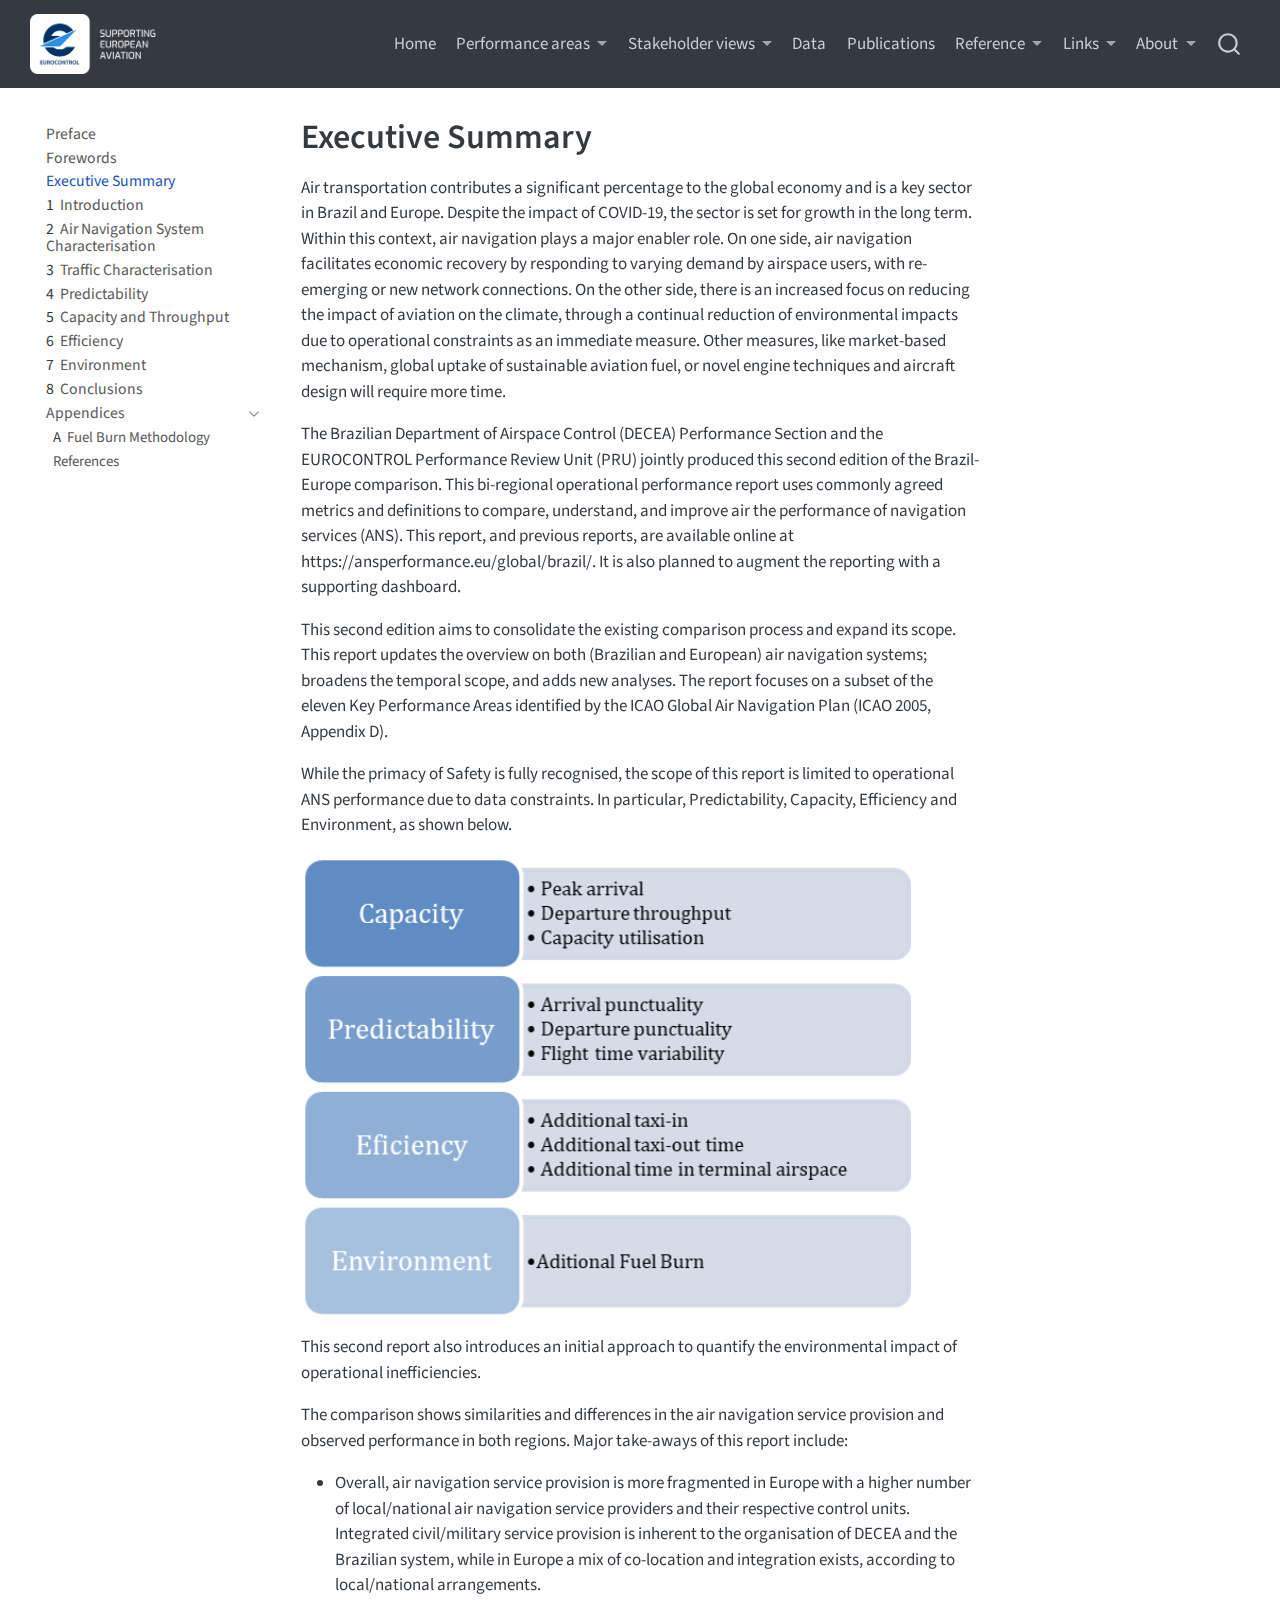
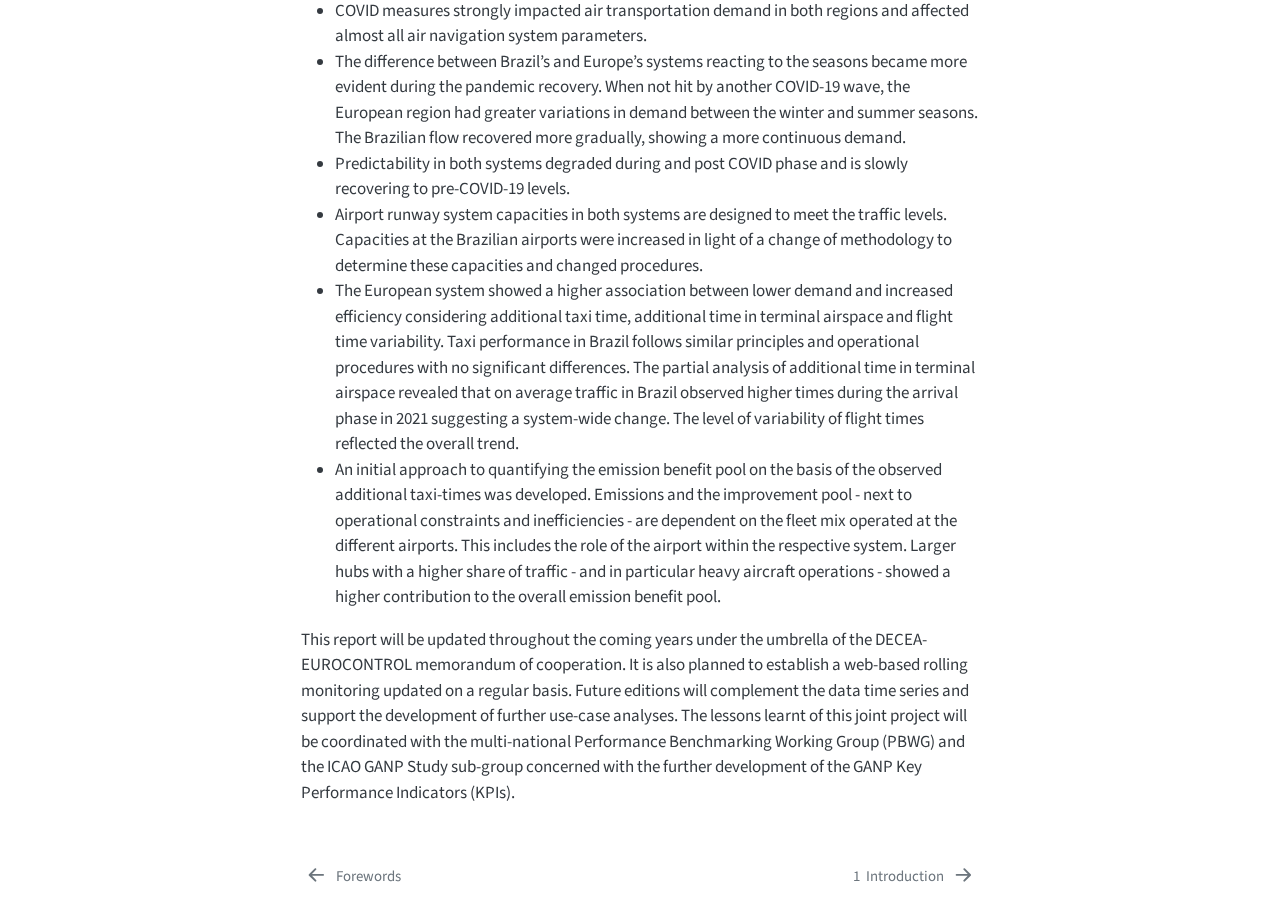
<file: docs/00-executive.html>
<!DOCTYPE html>
<html xmlns="http://www.w3.org/1999/xhtml" lang="en" xml:lang="en"><head>

<meta charset="utf-8">
<meta name="generator" content="quarto-1.6.39">

<meta name="viewport" content="width=device-width, initial-scale=1.0, user-scalable=yes">


<title>Executive Summary – Brazil/Europe Comparison of Operational ANS Performance</title>
<style>
code{white-space: pre-wrap;}
span.smallcaps{font-variant: small-caps;}
div.columns{display: flex; gap: min(4vw, 1.5em);}
div.column{flex: auto; overflow-x: auto;}
div.hanging-indent{margin-left: 1.5em; text-indent: -1.5em;}
ul.task-list{list-style: none;}
ul.task-list li input[type="checkbox"] {
  width: 0.8em;
  margin: 0 0.8em 0.2em -1em; /* quarto-specific, see https://github.com/quarto-dev/quarto-cli/issues/4556 */ 
  vertical-align: middle;
}
</style>


<script src="site_libs/quarto-nav/quarto-nav.js"></script>
<script src="site_libs/quarto-nav/headroom.min.js"></script>
<script src="site_libs/clipboard/clipboard.min.js"></script>
<script src="site_libs/quarto-search/autocomplete.umd.js"></script>
<script src="site_libs/quarto-search/fuse.min.js"></script>
<script src="site_libs/quarto-search/quarto-search.js"></script>
<meta name="quarto:offset" content="./">
<link href="./01-intro.html" rel="next">
<link href="./00-front-matters.html" rel="prev">
<script src="site_libs/quarto-html/quarto.js"></script>
<script src="site_libs/quarto-html/popper.min.js"></script>
<script src="site_libs/quarto-html/tippy.umd.min.js"></script>
<script src="site_libs/quarto-html/anchor.min.js"></script>
<link href="site_libs/quarto-html/tippy.css" rel="stylesheet">
<link href="site_libs/quarto-html/quarto-syntax-highlighting-e26003cea8cd680ca0c55a263523d882.css" rel="stylesheet" id="quarto-text-highlighting-styles">
<script src="site_libs/bootstrap/bootstrap.min.js"></script>
<link href="site_libs/bootstrap/bootstrap-icons.css" rel="stylesheet">
<link href="site_libs/bootstrap/bootstrap-094b2ac33dd8b996e7c9015af1b1259d.min.css" rel="stylesheet" append-hash="true" id="quarto-bootstrap" data-mode="light">
<script src="site_libs/quarto-contrib/iconify-3.0.0/iconify-icon.min.js"></script>
<script id="quarto-search-options" type="application/json">{
  "location": "navbar",
  "copy-button": false,
  "collapse-after": 3,
  "panel-placement": "end",
  "type": "overlay",
  "limit": 50,
  "keyboard-shortcut": [
    "f",
    "/",
    "s"
  ],
  "show-item-context": false,
  "language": {
    "search-no-results-text": "No results",
    "search-matching-documents-text": "matching documents",
    "search-copy-link-title": "Copy link to search",
    "search-hide-matches-text": "Hide additional matches",
    "search-more-match-text": "more match in this document",
    "search-more-matches-text": "more matches in this document",
    "search-clear-button-title": "Clear",
    "search-text-placeholder": "",
    "search-detached-cancel-button-title": "Cancel",
    "search-submit-button-title": "Submit",
    "search-label": "Search"
  }
}</script>
<link rel="stylesheet" href="https://cdnjs.cloudflare.com/ajax/libs/font-awesome/5.15.4/css/all.min.css">
<style>
  .navbar-logo {
    max-height: 60px;
  }
</style>
<style>
/* Styles added by the columns.lua pandoc filter */
  .columns :first-child {margin-top: 0;}
  .column-span + * {margin-top: 0;}
</style>


</head>

<body class="nav-sidebar floating nav-fixed">

<div id="quarto-search-results"></div>
  <header id="quarto-header" class="headroom fixed-top">
    <nav class="navbar navbar-expand-lg " data-bs-theme="dark">
      <div class="navbar-container container-fluid">
      <div class="navbar-brand-container mx-auto">
    <a href="./index.html" class="navbar-brand navbar-brand-logo">
    <img src="./media/EUROCONTROL-logo-standard-rgb.png" alt="" class="navbar-logo">
    </a>
  </div>
            <div id="quarto-search" class="" title="Search"></div>
          <button class="navbar-toggler" type="button" data-bs-toggle="collapse" data-bs-target="#navbarCollapse" aria-controls="navbarCollapse" role="menu" aria-expanded="false" aria-label="Toggle navigation" onclick="if (window.quartoToggleHeadroom) { window.quartoToggleHeadroom(); }">
  <span class="navbar-toggler-icon"></span>
</button>
          <div class="collapse navbar-collapse" id="navbarCollapse">
            <ul class="navbar-nav navbar-nav-scroll ms-auto">
  <li class="nav-item">
    <a class="nav-link" href="https://ansperformance.eu/"> 
<span class="menu-text">Home</span></a>
  </li>  
  <li class="nav-item dropdown ">
    <a class="nav-link dropdown-toggle" href="#" id="nav-menu-performance-areas" role="link" data-bs-toggle="dropdown" aria-expanded="false">
 <span class="menu-text">Performance areas</span>
    </a>
    <ul class="dropdown-menu dropdown-menu-end" aria-labelledby="nav-menu-performance-areas">    
        <li>
    <a class="dropdown-item" href="https://www.eurocontrol.int/Economics/BalancedScorecard.html">
 <span class="dropdown-text"><iconify-icon role="img" inline="" icon="fa6-solid:th" aria-label="Icon th from fa6-solid Iconify.design set." title="Icon th from fa6-solid Iconify.design set."></iconify-icon>&nbsp;Balanced scorecard</span></a>
  </li>  
        <li>
    <a class="dropdown-item" href="https://ansperformance.eu/traffic/">
 <span class="dropdown-text"><iconify-icon role="img" inline="" icon="fa6-solid:plane-departure" aria-label="Icon plane-departure from fa6-solid Iconify.design set." title="Icon plane-departure from fa6-solid Iconify.design set."></iconify-icon>&nbsp;Traffic</span></a>
  </li>  
        <li>
    <a class="dropdown-item" href="https://www.eurocontrol.int/Economics/DailyTrafficVariation-States.html">
 <span class="dropdown-text">&nbsp;&nbsp;&nbsp;&nbsp;<span style="font-weight: normal">Daily traffic dashboard</span></span></a>
  </li>  
        <li>
    <a class="dropdown-item" href="https://www.eurocontrol.int/ServiceUnits/Dashboard/EnRouteMainDashboard.html">
 <span class="dropdown-text">&nbsp;&nbsp;&nbsp;<span style="font-weight: normal">Service units</span></span></a>
  </li>  
        <li>
    <a class="dropdown-item" href="https://ansperformance.eu/traffic/statfor/">
 <span class="dropdown-text">&nbsp;&nbsp;&nbsp;<span style="font-weight: normal">Traffic forecast</span></span></a>
  </li>  
        <li>
    <a class="dropdown-item" href="https://ansperformance.eu/traffic/punctuality/">
 <span class="dropdown-text"><iconify-icon role="img" inline="" icon="fa6-solid:calendar" aria-label="Icon calendar from fa6-solid Iconify.design set." title="Icon calendar from fa6-solid Iconify.design set."></iconify-icon>&nbsp;Punctuality</span></a>
  </li>  
        <li>
    <a class="dropdown-item" href="https://www.eurocontrol.int/Economics/DailyPunctuality-States.html">
 <span class="dropdown-text">&nbsp;&nbsp;&nbsp;&nbsp;<span style="font-weight: normal">Daily punctuality dashboard</span></span></a>
  </li>  
        <li>
    <a class="dropdown-item" href="https://ansperformance.eu/traffic/punctuality/#eurocontrol-area-network-view-1">
 <span class="dropdown-text">&nbsp;&nbsp;&nbsp;<span style="font-weight: normal">Network punctuality</span></span></a>
  </li>  
        <li>
    <a class="dropdown-item" href="https://ansperformance.eu/traffic/punctuality/#state-view-1">
 <span class="dropdown-text">&nbsp;&nbsp;&nbsp;<span style="font-weight: normal">State &amp; airport punctuality</span></span></a>
  </li>  
        <li>
    <a class="dropdown-item" href="https://ansperformance.eu/capacity/">
 <span class="dropdown-text"><iconify-icon role="img" inline="" icon="fa6-solid:clock" aria-label="Icon clock from fa6-solid Iconify.design set." title="Icon clock from fa6-solid Iconify.design set."></iconify-icon>&nbsp;En-route &amp; airport delays</span></a>
  </li>  
        <li>
    <a class="dropdown-item" href="https://www.eurocontrol.int/Economics/DailyDelay-States.html">
 <span class="dropdown-text">&nbsp;&nbsp;&nbsp;&nbsp;<span style="font-weight: normal">Daily ATFM delays dashboard</span></span></a>
  </li>  
        <li>
    <a class="dropdown-item" href="https://ansperformance.eu/capacity/atfm_ert/">
 <span class="dropdown-text">&nbsp;&nbsp;&nbsp;<span style="font-weight: normal">En-route ATFM delays</span></span></a>
  </li>  
        <li>
    <a class="dropdown-item" href="https://ansperformance.eu/capacity/atfm_apt/">
 <span class="dropdown-text">&nbsp;&nbsp;&nbsp;<span style="font-weight: normal">Airport ATFM delays</span></span></a>
  </li>  
        <li>
    <a class="dropdown-item" href="https://ansperformance.eu/capacity/tot_dly">
 <span class="dropdown-text">&nbsp;&nbsp;&nbsp;<span style="font-weight: normal">All-causes delays</span></span></a>
  </li>  
        <li>
    <a class="dropdown-item" href="https://ansperformance.eu/efficiency/">
 <span class="dropdown-text"><iconify-icon role="img" inline="" icon="fa6-solid:leaf" aria-label="Icon leaf from fa6-solid Iconify.design set." title="Icon leaf from fa6-solid Iconify.design set."></iconify-icon>&nbsp;Efficiency &amp; environment</span></a>
  </li>  
        <li>
    <a class="dropdown-item" href="https://ansperformance.eu/efficiency/emissions/">
 <span class="dropdown-text">&nbsp;&nbsp;&nbsp;<span style="font-weight: normal">CO<sub>2</sub> emissions</span></span></a>
  </li>  
        <li>
    <a class="dropdown-item" href="https://ansperformance.eu/efficiency/hfe/">
 <span class="dropdown-text">&nbsp;&nbsp;&nbsp;<span style="font-weight: normal">Horizontal flight efficiency</span></span></a>
  </li>  
        <li>
    <a class="dropdown-item" href="https://ansperformance.eu/efficiency/vfe/">
 <span class="dropdown-text">&nbsp;&nbsp;&nbsp;<span style="font-weight: normal">Vertical flight efficiency</span></span></a>
  </li>  
        <li>
    <a class="dropdown-item" href="https://ansperformance.eu/efficiency/asma/">
 <span class="dropdown-text">&nbsp;&nbsp;&nbsp;<span style="font-weight: normal">Terminal holdings</span></span></a>
  </li>  
        <li>
    <a class="dropdown-item" href="https://ansperformance.eu/efficiency/taxiout/">
 <span class="dropdown-text">&nbsp;&nbsp;&nbsp;<span style="font-weight: normal">Taxi-out</span></span></a>
  </li>  
        <li>
    <a class="dropdown-item" href="https://ansperformance.eu/efficiency/taxiin/">
 <span class="dropdown-text">&nbsp;&nbsp;&nbsp;<span style="font-weight: normal">Taxi-in</span></span></a>
  </li>  
        <li>
    <a class="dropdown-item" href="https://ansperformance.eu/economics/">
 <span class="dropdown-text"><iconify-icon role="img" inline="" icon="fa6-solid:euro-sign" aria-label="Icon euro-sign from fa6-solid Iconify.design set." title="Icon euro-sign from fa6-solid Iconify.design set."></iconify-icon>&nbsp;Economics</span></a>
  </li>  
        <li>
    <a class="dropdown-item" href="https://ansperformance.eu/economics/ace-overview/">
 <span class="dropdown-text">&nbsp;&nbsp;&nbsp;<span style="font-weight: normal">ATM cost-effectiveness (ACE)</span></span></a>
  </li>  
        <li>
    <a class="dropdown-item" href="https://www.eurocontrol.int/ServiceUnits/Dashboard/EnRouteUnitRates.html">
 <span class="dropdown-text">&nbsp;&nbsp;&nbsp;<span style="font-weight: normal">Unit rates and costs</span></span></a>
  </li>  
        <li>
    <a class="dropdown-item" href="https://www.eurocontrol.int/ServiceUnits/Dashboard/EnRouteMainDashboard.html">
 <span class="dropdown-text">&nbsp;&nbsp;&nbsp;<span style="font-weight: normal">Service units</span></span></a>
  </li>  
        <li>
    <a class="dropdown-item" href="https://ansperformance.eu/economics/finance/">
 <span class="dropdown-text">&nbsp;&nbsp;&nbsp;<span style="font-weight: normal">ANSPs financial dashboard</span></span></a>
  </li>  
        <li>
    <a class="dropdown-item" href="https://ansperformance.eu/economics/cba/">
 <span class="dropdown-text">&nbsp;&nbsp;&nbsp;<span style="font-weight: normal">Standard Inputs for Economic Analyses</span></span></a>
  </li>  
    </ul>
  </li>
  <li class="nav-item dropdown ">
    <a class="nav-link dropdown-toggle" href="#" id="nav-menu-stakeholder-views" role="link" data-bs-toggle="dropdown" aria-expanded="false">
 <span class="menu-text">Stakeholder views</span>
    </a>
    <ul class="dropdown-menu dropdown-menu-end" aria-labelledby="nav-menu-stakeholder-views">    
        <li>
    <a class="dropdown-item" href="https://ansperformance.eu/dashboard/stakeholder/airport/">
 <span class="dropdown-text"><iconify-icon role="img" inline="" icon="fa6-solid:plane-arrival" aria-label="Icon plane-arrival from fa6-solid Iconify.design set." title="Icon plane-arrival from fa6-solid Iconify.design set."></iconify-icon>&nbsp;Airports</span></a>
  </li>  
        <li>
    <a class="dropdown-item" href="https://ansperformance.eu/dashboard/stakeholder/ansp/">
 <span class="dropdown-text"><iconify-icon role="img" inline="" icon="fa6-solid:compass" aria-label="Icon compass from fa6-solid Iconify.design set." title="Icon compass from fa6-solid Iconify.design set."></iconify-icon>&nbsp;Air navigation service provider</span></a>
  </li>  
        <li>
    <a class="dropdown-item" href="https://ansperformance.eu/dashboard/stakeholder/state/">
 <span class="dropdown-text"><iconify-icon role="img" inline="" icon="fa6-solid:globe" aria-label="Icon globe from fa6-solid Iconify.design set." title="Icon globe from fa6-solid Iconify.design set."></iconify-icon>&nbsp;States</span></a>
  </li>  
    </ul>
  </li>
  <li class="nav-item">
    <a class="nav-link" href="https://ansperformance.eu/data/"> 
<span class="menu-text">Data</span></a>
  </li>  
  <li class="nav-item">
    <a class="nav-link" href="https://ansperformance.eu/publications/"> 
<span class="menu-text">Publications</span></a>
  </li>  
  <li class="nav-item dropdown ">
    <a class="nav-link dropdown-toggle" href="#" id="nav-menu-reference" role="link" data-bs-toggle="dropdown" aria-expanded="false">
 <span class="menu-text">Reference</span>
    </a>
    <ul class="dropdown-menu dropdown-menu-end" aria-labelledby="nav-menu-reference">    
        <li>
    <a class="dropdown-item" href="https://ansperformance.eu/definition/">
 <span class="dropdown-text"><iconify-icon role="img" inline="" icon="fa6-solid:marker" aria-label="Icon marker from fa6-solid Iconify.design set." title="Icon marker from fa6-solid Iconify.design set."></iconify-icon>&nbsp;Definitions</span></a>
  </li>  
        <li>
    <a class="dropdown-item" href="https://ansperformance.eu/methodology/">
 <span class="dropdown-text"><iconify-icon role="img" inline="" icon="fa6-solid:wrench" aria-label="Icon wrench from fa6-solid Iconify.design set." title="Icon wrench from fa6-solid Iconify.design set."></iconify-icon>&nbsp;Methodology</span></a>
  </li>  
        <li>
    <a class="dropdown-item" href="https://ansperformance.eu/acronym/">
 <span class="dropdown-text"><iconify-icon role="img" inline="" icon="fa6-solid:quote-left" aria-label="Icon quote-left from fa6-solid Iconify.design set." title="Icon quote-left from fa6-solid Iconify.design set."></iconify-icon>&nbsp;Acronyms</span></a>
  </li>  
        <li>
    <a class="dropdown-item" href="https://ansperformance.eu/bibliography/">
 <span class="dropdown-text"><iconify-icon role="img" inline="" icon="fa6-solid:book" aria-label="Icon book from fa6-solid Iconify.design set." title="Icon book from fa6-solid Iconify.design set."></iconify-icon>&nbsp;Bibliography</span></a>
  </li>  
    </ul>
  </li>
  <li class="nav-item dropdown ">
    <a class="nav-link dropdown-toggle" href="#" id="nav-menu-links" role="link" data-bs-toggle="dropdown" aria-expanded="false">
 <span class="menu-text">Links</span>
    </a>
    <ul class="dropdown-menu dropdown-menu-end" aria-labelledby="nav-menu-links">    
        <li>
    <a class="dropdown-item" href="https://www.eurocontrol.int/">
 <span class="dropdown-text">EUROCONTROL <i class="fas fa-xs fa-external-link-alt"></i></span></a>
  </li>  
        <li>
    <a class="dropdown-item" href="https://www.eurocontrol.int/prudata/dashboard/">
 <span class="dropdown-text">Single European Sky (SES) portal <i class="fas fa-xs fa-external-link-alt"></i></span></a>
  </li>  
        <li>
    <a class="dropdown-item" href="https://www4.icao.int/ganpportal/">
 <span class="dropdown-text">ICAO GANP <i class="fas fa-xs fa-external-link-alt"></i></span></a>
  </li>  
        <li>
    <a class="dropdown-item" href="https://ext.eurocontrol.int/connectivity_web/from">
 <span class="dropdown-text">Connectivity dashboard <i class="fas fa-xs fa-external-link-alt"></i></span></a>
  </li>  
        <li>
    <a class="dropdown-item" href="https://ansperformance.eu/transformation/">
 <span class="dropdown-text">PRC Transformation Strategy</span></a>
  </li>  
        <li>
    <a class="dropdown-item" href="https://opdi.aero">
 <span class="dropdown-text">PRC Open Performance Data Initiative</span></a>
  </li>  
    </ul>
  </li>
  <li class="nav-item dropdown ">
    <a class="nav-link dropdown-toggle" href="#" id="nav-menu-about" role="link" data-bs-toggle="dropdown" aria-expanded="false">
 <span class="menu-text">About</span>
    </a>
    <ul class="dropdown-menu dropdown-menu-end" aria-labelledby="nav-menu-about">    
        <li>
    <a class="dropdown-item" href="https://ansperformance.eu/about/prc/">
 <span class="dropdown-text">About the PRC</span></a>
  </li>  
        <li>
    <a class="dropdown-item" href="https://ansperformance.eu/about/aiu/">
 <span class="dropdown-text">About the AIU</span></a>
  </li>  
        <li>
    <a class="dropdown-item" href="https://ansperformance.eu/about/us/">
 <span class="dropdown-text">About the PRU</span></a>
  </li>  
        <li>
    <a class="dropdown-item" href="https://ansperformance.eu/post/">
 <span class="dropdown-text">Release notes</span></a>
  </li>  
        <li>
    <a class="dropdown-item" href="https://ansperformance.eu/about/disclaimer/">
 <span class="dropdown-text">Disclaimer</span></a>
  </li>  
    </ul>
  </li>
</ul>
          </div> <!-- /navcollapse -->
            <div class="quarto-navbar-tools">
</div>
      </div> <!-- /container-fluid -->
    </nav>
  <nav class="quarto-secondary-nav">
    <div class="container-fluid d-flex">
      <button type="button" class="quarto-btn-toggle btn" data-bs-toggle="collapse" role="button" data-bs-target=".quarto-sidebar-collapse-item" aria-controls="quarto-sidebar" aria-expanded="false" aria-label="Toggle sidebar navigation" onclick="if (window.quartoToggleHeadroom) { window.quartoToggleHeadroom(); }">
        <i class="bi bi-layout-text-sidebar-reverse"></i>
      </button>
        <nav class="quarto-page-breadcrumbs" aria-label="breadcrumb"><ol class="breadcrumb"><li class="breadcrumb-item"><a href="./00-executive.html">Executive Summary</a></li></ol></nav>
        <a class="flex-grow-1" role="navigation" data-bs-toggle="collapse" data-bs-target=".quarto-sidebar-collapse-item" aria-controls="quarto-sidebar" aria-expanded="false" aria-label="Toggle sidebar navigation" onclick="if (window.quartoToggleHeadroom) { window.quartoToggleHeadroom(); }">      
        </a>
    </div>
  </nav>
</header>
<!-- content -->
<div id="quarto-content" class="quarto-container page-columns page-rows-contents page-layout-article page-navbar">
<!-- sidebar -->
  <nav id="quarto-sidebar" class="sidebar collapse collapse-horizontal quarto-sidebar-collapse-item sidebar-navigation floating overflow-auto">
    <div class="sidebar-menu-container"> 
    <ul class="list-unstyled mt-1">
        <li class="sidebar-item">
  <div class="sidebar-item-container"> 
  <a href="./index.html" class="sidebar-item-text sidebar-link">
 <span class="menu-text">Preface</span></a>
  </div>
</li>
        <li class="sidebar-item">
  <div class="sidebar-item-container"> 
  <a href="./00-front-matters.html" class="sidebar-item-text sidebar-link">
 <span class="menu-text">Forewords</span></a>
  </div>
</li>
        <li class="sidebar-item">
  <div class="sidebar-item-container"> 
  <a href="./00-executive.html" class="sidebar-item-text sidebar-link active">
 <span class="menu-text">Executive Summary</span></a>
  </div>
</li>
        <li class="sidebar-item">
  <div class="sidebar-item-container"> 
  <a href="./01-intro.html" class="sidebar-item-text sidebar-link">
 <span class="menu-text"><span class="chapter-number">1</span>&nbsp; <span class="chapter-title">Introduction</span></span></a>
  </div>
</li>
        <li class="sidebar-item">
  <div class="sidebar-item-container"> 
  <a href="./02-system-overview.html" class="sidebar-item-text sidebar-link">
 <span class="menu-text"><span class="chapter-number">2</span>&nbsp; <span class="chapter-title">Air Navigation System Characterisation</span></span></a>
  </div>
</li>
        <li class="sidebar-item">
  <div class="sidebar-item-container"> 
  <a href="./03-traffic-characterisation.html" class="sidebar-item-text sidebar-link">
 <span class="menu-text"><span class="chapter-number">3</span>&nbsp; <span class="chapter-title">Traffic Characterisation</span></span></a>
  </div>
</li>
        <li class="sidebar-item">
  <div class="sidebar-item-container"> 
  <a href="./04-predictability.html" class="sidebar-item-text sidebar-link">
 <span class="menu-text"><span class="chapter-number">4</span>&nbsp; <span class="chapter-title">Predictability</span></span></a>
  </div>
</li>
        <li class="sidebar-item">
  <div class="sidebar-item-container"> 
  <a href="./05-capacity.html" class="sidebar-item-text sidebar-link">
 <span class="menu-text"><span class="chapter-number">5</span>&nbsp; <span class="chapter-title">Capacity and Throughput</span></span></a>
  </div>
</li>
        <li class="sidebar-item">
  <div class="sidebar-item-container"> 
  <a href="./06-efficiency.html" class="sidebar-item-text sidebar-link">
 <span class="menu-text"><span class="chapter-number">6</span>&nbsp; <span class="chapter-title">Efficiency</span></span></a>
  </div>
</li>
        <li class="sidebar-item">
  <div class="sidebar-item-container"> 
  <a href="./07-environment.html" class="sidebar-item-text sidebar-link">
 <span class="menu-text"><span class="chapter-number">7</span>&nbsp; <span class="chapter-title">Environment</span></span></a>
  </div>
</li>
        <li class="sidebar-item">
  <div class="sidebar-item-container"> 
  <a href="./08-conclusions.html" class="sidebar-item-text sidebar-link">
 <span class="menu-text"><span class="chapter-number">8</span>&nbsp; <span class="chapter-title">Conclusions</span></span></a>
  </div>
</li>
        <li class="sidebar-item sidebar-item-section">
      <div class="sidebar-item-container"> 
            <a class="sidebar-item-text sidebar-link text-start" data-bs-toggle="collapse" data-bs-target="#quarto-sidebar-section-1" role="navigation" aria-expanded="true">
 <span class="menu-text">Appendices</span></a>
          <a class="sidebar-item-toggle text-start" data-bs-toggle="collapse" data-bs-target="#quarto-sidebar-section-1" role="navigation" aria-expanded="true" aria-label="Toggle section">
            <i class="bi bi-chevron-right ms-2"></i>
          </a> 
      </div>
      <ul id="quarto-sidebar-section-1" class="collapse list-unstyled sidebar-section depth1 show">  
          <li class="sidebar-item">
  <div class="sidebar-item-container"> 
  <a href="./90-back-matters.html" class="sidebar-item-text sidebar-link">
 <span class="menu-text"><span class="chapter-number">A</span>&nbsp; <span class="chapter-title">Fuel Burn Methodology</span></span></a>
  </div>
</li>
          <li class="sidebar-item">
  <div class="sidebar-item-container"> 
  <a href="./references.html" class="sidebar-item-text sidebar-link">
 <span class="menu-text">References</span></a>
  </div>
</li>
      </ul>
  </li>
    </ul>
    </div>
</nav>
<div id="quarto-sidebar-glass" class="quarto-sidebar-collapse-item" data-bs-toggle="collapse" data-bs-target=".quarto-sidebar-collapse-item"></div>
<!-- margin-sidebar -->
    <div id="quarto-margin-sidebar" class="sidebar margin-sidebar zindex-bottom">
        
    </div>
<!-- main -->
<main class="content" id="quarto-document-content">

<header id="title-block-header" class="quarto-title-block default">
<div class="quarto-title">
<h1 class="title">Executive Summary</h1>
</div>



<div class="quarto-title-meta">

    
  
    
  </div>
  


</header>


<p>Air transportation contributes a significant percentage to the global economy and is a key sector in Brazil and Europe. Despite the impact of COVID-19, the sector is set for growth in the long term. Within this context, air navigation plays a major enabler role. On one side, air navigation facilitates economic recovery by responding to varying demand by airspace users, with re-emerging or new network connections. On the other side, there is an increased focus on reducing the impact of aviation on the climate, through a continual reduction of environmental impacts due to operational constraints as an immediate measure. Other measures, like market-based mechanism, global uptake of sustainable aviation fuel, or novel engine techniques and aircraft design will require more time.</p>
<p>The Brazilian Department of Airspace Control (DECEA) Performance Section and the EUROCONTROL Performance Review Unit (PRU) jointly produced this second edition of the Brazil-Europe comparison. This bi-regional operational performance report uses commonly agreed metrics and definitions to compare, understand, and improve air the performance of navigation services (ANS). This report, and previous reports, are available online at https://ansperformance.eu/global/brazil/. It is also planned to augment the reporting with a supporting dashboard.</p>
<p>This second edition aims to consolidate the existing comparison process and expand its scope. This report updates the overview on both (Brazilian and European) air navigation systems; broadens the temporal scope, and adds new analyses. The report focuses on a subset of the eleven Key Performance Areas identified by the ICAO Global Air Navigation Plan (ICAO 2005, Appendix D).</p>
<p>While the primacy of Safety is fully recognised, the scope of this report is limited to operational ANS performance due to data constraints. In particular, Predictability, Capacity, Efficiency and Environment, as shown below.</p>
<p><img src="figures/KPA-and-KPI.png" class="img-fluid" style="width:90.0%"></p>
<p>This second report also introduces an initial approach to quantify the environmental impact of operational inefficiencies.</p>
<p>The comparison shows similarities and differences in the air navigation service provision and observed performance in both regions. Major take-aways of this report include:</p>
<ul>
<li>Overall, air navigation service provision is more fragmented in Europe with a higher number of local/national air navigation service providers and their respective control units. Integrated civil/military service provision is inherent to the organisation of DECEA and the Brazilian system, while in Europe a mix of co-location and integration exists, according to local/national arrangements.</li>
<li>COVID measures strongly impacted air transportation demand in both regions and affected almost all air navigation system parameters.</li>
<li>The difference between Brazil’s and Europe’s systems reacting to the seasons became more evident during the pandemic recovery. When not hit by another COVID-19 wave, the European region had greater variations in demand between the winter and summer seasons. The Brazilian flow recovered more gradually, showing a more continuous demand.</li>
<li>Predictability in both systems degraded during and post COVID phase and is slowly recovering to pre-COVID-19 levels.</li>
<li>Airport runway system capacities in both systems are designed to meet the traffic levels. Capacities at the Brazilian airports were increased in light of a change of methodology to determine these capacities and changed procedures.</li>
<li>The European system showed a higher association between lower demand and increased efficiency considering additional taxi time, additional time in terminal airspace and flight time variability. Taxi performance in Brazil follows similar principles and operational procedures with no significant differences. The partial analysis of additional time in terminal airspace revealed that on average traffic in Brazil observed higher times during the arrival phase in 2021 suggesting a system-wide change. The level of variability of flight times reflected the overall trend.</li>
<li>An initial approach to quantifying the emission benefit pool on the basis of the observed additional taxi-times was developed. Emissions and the improvement pool - next to operational constraints and inefficiencies - are dependent on the fleet mix operated at the different airports. This includes the role of the airport within the respective system. Larger hubs with a higher share of traffic - and in particular heavy aircraft operations - showed a higher contribution to the overall emission benefit pool.</li>
</ul>
<p>This report will be updated throughout the coming years under the umbrella of the DECEA-EUROCONTROL memorandum of cooperation. It is also planned to establish a web-based rolling monitoring updated on a regular basis. Future editions will complement the data time series and support the development of further use-case analyses. The lessons learnt of this joint project will be coordinated with the multi-national Performance Benchmarking Working Group (PBWG) and the ICAO GANP Study sub-group concerned with the further development of the GANP Key Performance Indicators (KPIs).</p>



</main> <!-- /main -->
<script id="quarto-html-after-body" type="application/javascript">
window.document.addEventListener("DOMContentLoaded", function (event) {
  const toggleBodyColorMode = (bsSheetEl) => {
    const mode = bsSheetEl.getAttribute("data-mode");
    const bodyEl = window.document.querySelector("body");
    if (mode === "dark") {
      bodyEl.classList.add("quarto-dark");
      bodyEl.classList.remove("quarto-light");
    } else {
      bodyEl.classList.add("quarto-light");
      bodyEl.classList.remove("quarto-dark");
    }
  }
  const toggleBodyColorPrimary = () => {
    const bsSheetEl = window.document.querySelector("link#quarto-bootstrap");
    if (bsSheetEl) {
      toggleBodyColorMode(bsSheetEl);
    }
  }
  toggleBodyColorPrimary();  
  const icon = "";
  const anchorJS = new window.AnchorJS();
  anchorJS.options = {
    placement: 'right',
    icon: icon
  };
  anchorJS.add('.anchored');
  const isCodeAnnotation = (el) => {
    for (const clz of el.classList) {
      if (clz.startsWith('code-annotation-')) {                     
        return true;
      }
    }
    return false;
  }
  const onCopySuccess = function(e) {
    // button target
    const button = e.trigger;
    // don't keep focus
    button.blur();
    // flash "checked"
    button.classList.add('code-copy-button-checked');
    var currentTitle = button.getAttribute("title");
    button.setAttribute("title", "Copied!");
    let tooltip;
    if (window.bootstrap) {
      button.setAttribute("data-bs-toggle", "tooltip");
      button.setAttribute("data-bs-placement", "left");
      button.setAttribute("data-bs-title", "Copied!");
      tooltip = new bootstrap.Tooltip(button, 
        { trigger: "manual", 
          customClass: "code-copy-button-tooltip",
          offset: [0, -8]});
      tooltip.show();    
    }
    setTimeout(function() {
      if (tooltip) {
        tooltip.hide();
        button.removeAttribute("data-bs-title");
        button.removeAttribute("data-bs-toggle");
        button.removeAttribute("data-bs-placement");
      }
      button.setAttribute("title", currentTitle);
      button.classList.remove('code-copy-button-checked');
    }, 1000);
    // clear code selection
    e.clearSelection();
  }
  const getTextToCopy = function(trigger) {
      const codeEl = trigger.previousElementSibling.cloneNode(true);
      for (const childEl of codeEl.children) {
        if (isCodeAnnotation(childEl)) {
          childEl.remove();
        }
      }
      return codeEl.innerText;
  }
  const clipboard = new window.ClipboardJS('.code-copy-button:not([data-in-quarto-modal])', {
    text: getTextToCopy
  });
  clipboard.on('success', onCopySuccess);
  if (window.document.getElementById('quarto-embedded-source-code-modal')) {
    const clipboardModal = new window.ClipboardJS('.code-copy-button[data-in-quarto-modal]', {
      text: getTextToCopy,
      container: window.document.getElementById('quarto-embedded-source-code-modal')
    });
    clipboardModal.on('success', onCopySuccess);
  }
    var localhostRegex = new RegExp(/^(?:http|https):\/\/localhost\:?[0-9]*\//);
    var mailtoRegex = new RegExp(/^mailto:/);
      var filterRegex = new RegExp("https:\/\/eurocontrol\.int\/");
    var isInternal = (href) => {
        return filterRegex.test(href) || localhostRegex.test(href) || mailtoRegex.test(href);
    }
    // Inspect non-navigation links and adorn them if external
 	var links = window.document.querySelectorAll('a[href]:not(.nav-link):not(.navbar-brand):not(.toc-action):not(.sidebar-link):not(.sidebar-item-toggle):not(.pagination-link):not(.no-external):not([aria-hidden]):not(.dropdown-item):not(.quarto-navigation-tool):not(.about-link)');
    for (var i=0; i<links.length; i++) {
      const link = links[i];
      if (!isInternal(link.href)) {
        // undo the damage that might have been done by quarto-nav.js in the case of
        // links that we want to consider external
        if (link.dataset.originalHref !== undefined) {
          link.href = link.dataset.originalHref;
        }
      }
    }
  function tippyHover(el, contentFn, onTriggerFn, onUntriggerFn) {
    const config = {
      allowHTML: true,
      maxWidth: 500,
      delay: 100,
      arrow: false,
      appendTo: function(el) {
          return el.parentElement;
      },
      interactive: true,
      interactiveBorder: 10,
      theme: 'quarto',
      placement: 'bottom-start',
    };
    if (contentFn) {
      config.content = contentFn;
    }
    if (onTriggerFn) {
      config.onTrigger = onTriggerFn;
    }
    if (onUntriggerFn) {
      config.onUntrigger = onUntriggerFn;
    }
    window.tippy(el, config); 
  }
  const noterefs = window.document.querySelectorAll('a[role="doc-noteref"]');
  for (var i=0; i<noterefs.length; i++) {
    const ref = noterefs[i];
    tippyHover(ref, function() {
      // use id or data attribute instead here
      let href = ref.getAttribute('data-footnote-href') || ref.getAttribute('href');
      try { href = new URL(href).hash; } catch {}
      const id = href.replace(/^#\/?/, "");
      const note = window.document.getElementById(id);
      if (note) {
        return note.innerHTML;
      } else {
        return "";
      }
    });
  }
  const xrefs = window.document.querySelectorAll('a.quarto-xref');
  const processXRef = (id, note) => {
    // Strip column container classes
    const stripColumnClz = (el) => {
      el.classList.remove("page-full", "page-columns");
      if (el.children) {
        for (const child of el.children) {
          stripColumnClz(child);
        }
      }
    }
    stripColumnClz(note)
    if (id === null || id.startsWith('sec-')) {
      // Special case sections, only their first couple elements
      const container = document.createElement("div");
      if (note.children && note.children.length > 2) {
        container.appendChild(note.children[0].cloneNode(true));
        for (let i = 1; i < note.children.length; i++) {
          const child = note.children[i];
          if (child.tagName === "P" && child.innerText === "") {
            continue;
          } else {
            container.appendChild(child.cloneNode(true));
            break;
          }
        }
        if (window.Quarto?.typesetMath) {
          window.Quarto.typesetMath(container);
        }
        return container.innerHTML
      } else {
        if (window.Quarto?.typesetMath) {
          window.Quarto.typesetMath(note);
        }
        return note.innerHTML;
      }
    } else {
      // Remove any anchor links if they are present
      const anchorLink = note.querySelector('a.anchorjs-link');
      if (anchorLink) {
        anchorLink.remove();
      }
      if (window.Quarto?.typesetMath) {
        window.Quarto.typesetMath(note);
      }
      if (note.classList.contains("callout")) {
        return note.outerHTML;
      } else {
        return note.innerHTML;
      }
    }
  }
  for (var i=0; i<xrefs.length; i++) {
    const xref = xrefs[i];
    tippyHover(xref, undefined, function(instance) {
      instance.disable();
      let url = xref.getAttribute('href');
      let hash = undefined; 
      if (url.startsWith('#')) {
        hash = url;
      } else {
        try { hash = new URL(url).hash; } catch {}
      }
      if (hash) {
        const id = hash.replace(/^#\/?/, "");
        const note = window.document.getElementById(id);
        if (note !== null) {
          try {
            const html = processXRef(id, note.cloneNode(true));
            instance.setContent(html);
          } finally {
            instance.enable();
            instance.show();
          }
        } else {
          // See if we can fetch this
          fetch(url.split('#')[0])
          .then(res => res.text())
          .then(html => {
            const parser = new DOMParser();
            const htmlDoc = parser.parseFromString(html, "text/html");
            const note = htmlDoc.getElementById(id);
            if (note !== null) {
              const html = processXRef(id, note);
              instance.setContent(html);
            } 
          }).finally(() => {
            instance.enable();
            instance.show();
          });
        }
      } else {
        // See if we can fetch a full url (with no hash to target)
        // This is a special case and we should probably do some content thinning / targeting
        fetch(url)
        .then(res => res.text())
        .then(html => {
          const parser = new DOMParser();
          const htmlDoc = parser.parseFromString(html, "text/html");
          const note = htmlDoc.querySelector('main.content');
          if (note !== null) {
            // This should only happen for chapter cross references
            // (since there is no id in the URL)
            // remove the first header
            if (note.children.length > 0 && note.children[0].tagName === "HEADER") {
              note.children[0].remove();
            }
            const html = processXRef(null, note);
            instance.setContent(html);
          } 
        }).finally(() => {
          instance.enable();
          instance.show();
        });
      }
    }, function(instance) {
    });
  }
      let selectedAnnoteEl;
      const selectorForAnnotation = ( cell, annotation) => {
        let cellAttr = 'data-code-cell="' + cell + '"';
        let lineAttr = 'data-code-annotation="' +  annotation + '"';
        const selector = 'span[' + cellAttr + '][' + lineAttr + ']';
        return selector;
      }
      const selectCodeLines = (annoteEl) => {
        const doc = window.document;
        const targetCell = annoteEl.getAttribute("data-target-cell");
        const targetAnnotation = annoteEl.getAttribute("data-target-annotation");
        const annoteSpan = window.document.querySelector(selectorForAnnotation(targetCell, targetAnnotation));
        const lines = annoteSpan.getAttribute("data-code-lines").split(",");
        const lineIds = lines.map((line) => {
          return targetCell + "-" + line;
        })
        let top = null;
        let height = null;
        let parent = null;
        if (lineIds.length > 0) {
            //compute the position of the single el (top and bottom and make a div)
            const el = window.document.getElementById(lineIds[0]);
            top = el.offsetTop;
            height = el.offsetHeight;
            parent = el.parentElement.parentElement;
          if (lineIds.length > 1) {
            const lastEl = window.document.getElementById(lineIds[lineIds.length - 1]);
            const bottom = lastEl.offsetTop + lastEl.offsetHeight;
            height = bottom - top;
          }
          if (top !== null && height !== null && parent !== null) {
            // cook up a div (if necessary) and position it 
            let div = window.document.getElementById("code-annotation-line-highlight");
            if (div === null) {
              div = window.document.createElement("div");
              div.setAttribute("id", "code-annotation-line-highlight");
              div.style.position = 'absolute';
              parent.appendChild(div);
            }
            div.style.top = top - 2 + "px";
            div.style.height = height + 4 + "px";
            div.style.left = 0;
            let gutterDiv = window.document.getElementById("code-annotation-line-highlight-gutter");
            if (gutterDiv === null) {
              gutterDiv = window.document.createElement("div");
              gutterDiv.setAttribute("id", "code-annotation-line-highlight-gutter");
              gutterDiv.style.position = 'absolute';
              const codeCell = window.document.getElementById(targetCell);
              const gutter = codeCell.querySelector('.code-annotation-gutter');
              gutter.appendChild(gutterDiv);
            }
            gutterDiv.style.top = top - 2 + "px";
            gutterDiv.style.height = height + 4 + "px";
          }
          selectedAnnoteEl = annoteEl;
        }
      };
      const unselectCodeLines = () => {
        const elementsIds = ["code-annotation-line-highlight", "code-annotation-line-highlight-gutter"];
        elementsIds.forEach((elId) => {
          const div = window.document.getElementById(elId);
          if (div) {
            div.remove();
          }
        });
        selectedAnnoteEl = undefined;
      };
        // Handle positioning of the toggle
    window.addEventListener(
      "resize",
      throttle(() => {
        elRect = undefined;
        if (selectedAnnoteEl) {
          selectCodeLines(selectedAnnoteEl);
        }
      }, 10)
    );
    function throttle(fn, ms) {
    let throttle = false;
    let timer;
      return (...args) => {
        if(!throttle) { // first call gets through
            fn.apply(this, args);
            throttle = true;
        } else { // all the others get throttled
            if(timer) clearTimeout(timer); // cancel #2
            timer = setTimeout(() => {
              fn.apply(this, args);
              timer = throttle = false;
            }, ms);
        }
      };
    }
      // Attach click handler to the DT
      const annoteDls = window.document.querySelectorAll('dt[data-target-cell]');
      for (const annoteDlNode of annoteDls) {
        annoteDlNode.addEventListener('click', (event) => {
          const clickedEl = event.target;
          if (clickedEl !== selectedAnnoteEl) {
            unselectCodeLines();
            const activeEl = window.document.querySelector('dt[data-target-cell].code-annotation-active');
            if (activeEl) {
              activeEl.classList.remove('code-annotation-active');
            }
            selectCodeLines(clickedEl);
            clickedEl.classList.add('code-annotation-active');
          } else {
            // Unselect the line
            unselectCodeLines();
            clickedEl.classList.remove('code-annotation-active');
          }
        });
      }
  const findCites = (el) => {
    const parentEl = el.parentElement;
    if (parentEl) {
      const cites = parentEl.dataset.cites;
      if (cites) {
        return {
          el,
          cites: cites.split(' ')
        };
      } else {
        return findCites(el.parentElement)
      }
    } else {
      return undefined;
    }
  };
  var bibliorefs = window.document.querySelectorAll('a[role="doc-biblioref"]');
  for (var i=0; i<bibliorefs.length; i++) {
    const ref = bibliorefs[i];
    const citeInfo = findCites(ref);
    if (citeInfo) {
      tippyHover(citeInfo.el, function() {
        var popup = window.document.createElement('div');
        citeInfo.cites.forEach(function(cite) {
          var citeDiv = window.document.createElement('div');
          citeDiv.classList.add('hanging-indent');
          citeDiv.classList.add('csl-entry');
          var biblioDiv = window.document.getElementById('ref-' + cite);
          if (biblioDiv) {
            citeDiv.innerHTML = biblioDiv.innerHTML;
          }
          popup.appendChild(citeDiv);
        });
        return popup.innerHTML;
      });
    }
  }
});
</script>
<nav class="page-navigation">
  <div class="nav-page nav-page-previous">
      <a href="./00-front-matters.html" class="pagination-link" aria-label="Forewords">
        <i class="bi bi-arrow-left-short"></i> <span class="nav-page-text">Forewords</span>
      </a>          
  </div>
  <div class="nav-page nav-page-next">
      <a href="./01-intro.html" class="pagination-link" aria-label="Introduction">
        <span class="nav-page-text"><span class="chapter-number">1</span>&nbsp; <span class="chapter-title">Introduction</span></span> <i class="bi bi-arrow-right-short"></i>
      </a>
  </div>
</nav>
</div> <!-- /content -->




</body></html>
</file>
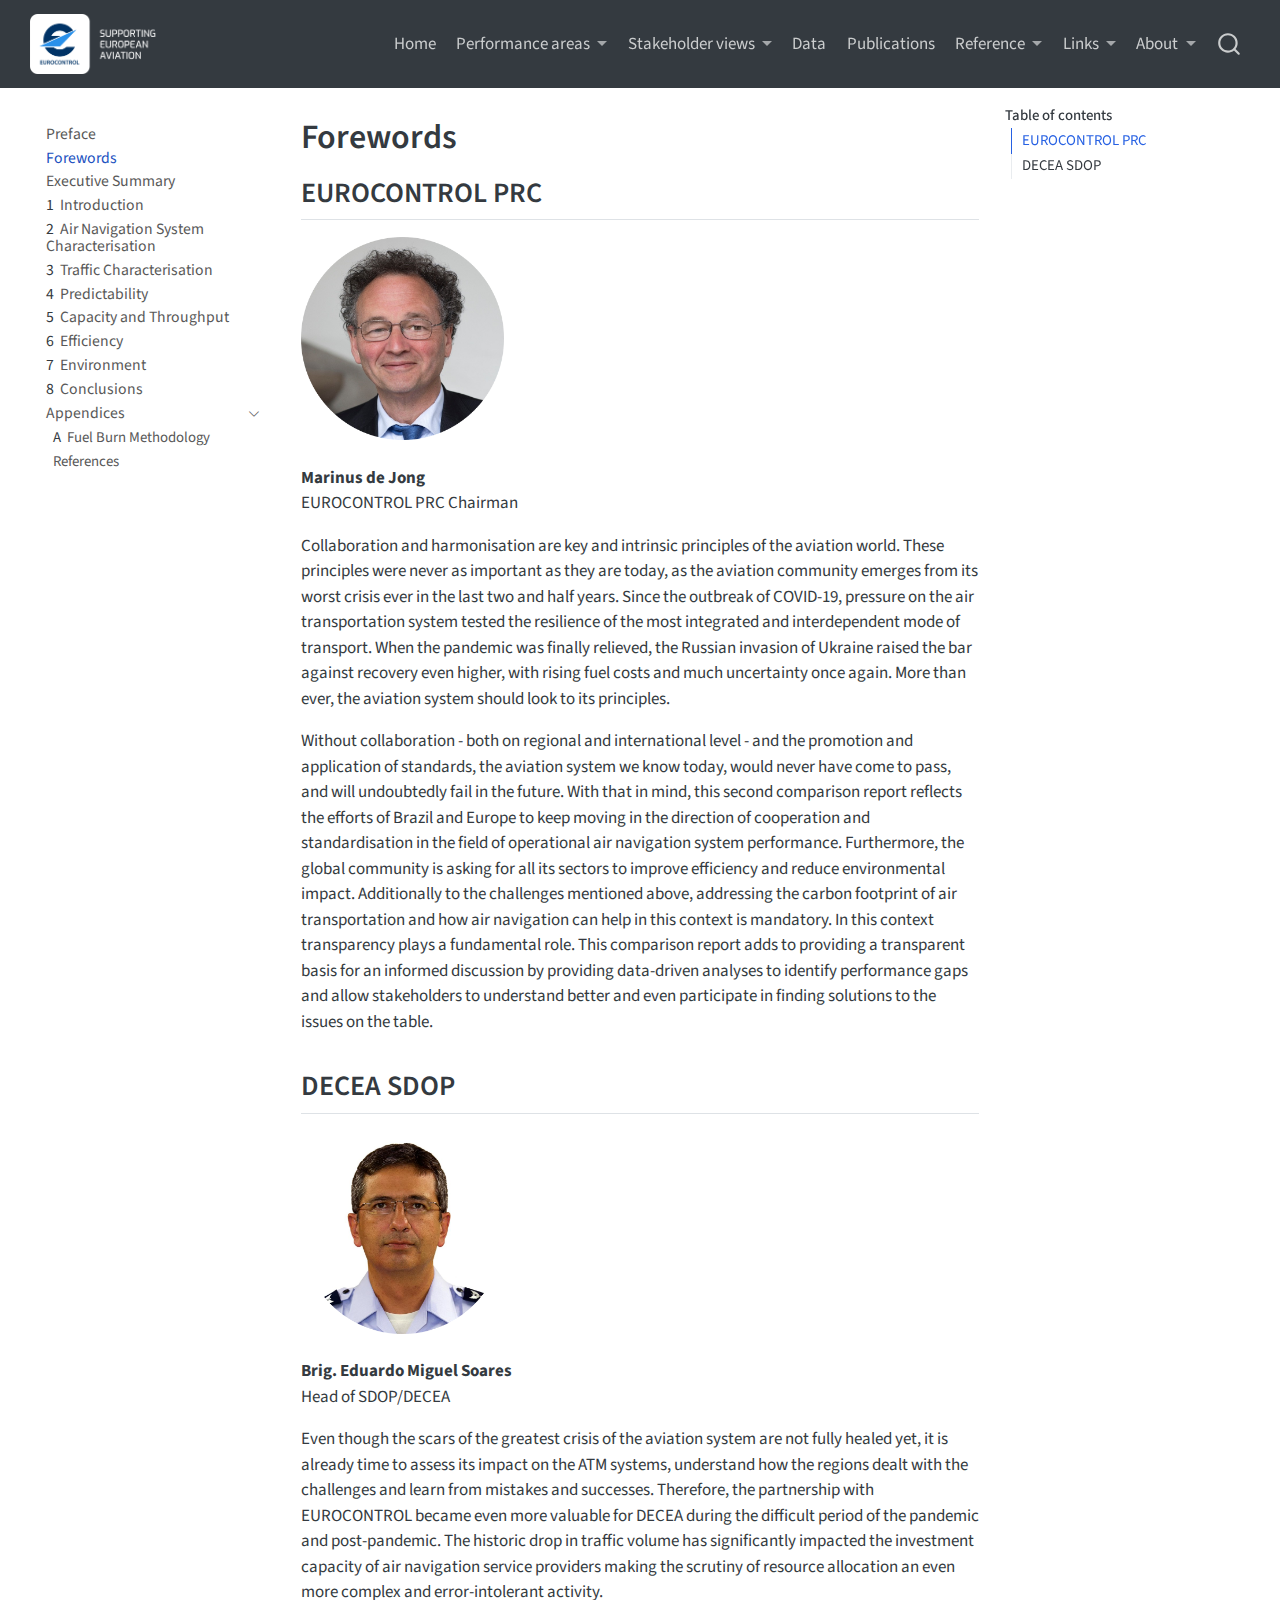
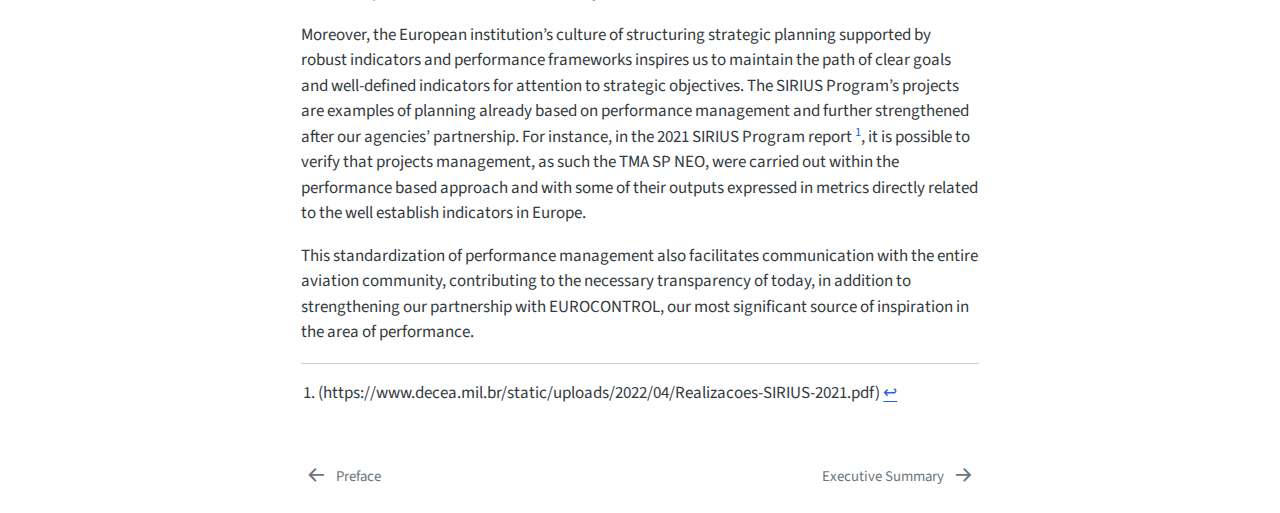
<file: docs/00-front-matters.html>
<!DOCTYPE html>
<html xmlns="http://www.w3.org/1999/xhtml" lang="en" xml:lang="en"><head>

<meta charset="utf-8">
<meta name="generator" content="quarto-1.6.39">

<meta name="viewport" content="width=device-width, initial-scale=1.0, user-scalable=yes">


<title>Forewords – Brazil/Europe Comparison of Operational ANS Performance</title>
<style>
code{white-space: pre-wrap;}
span.smallcaps{font-variant: small-caps;}
div.columns{display: flex; gap: min(4vw, 1.5em);}
div.column{flex: auto; overflow-x: auto;}
div.hanging-indent{margin-left: 1.5em; text-indent: -1.5em;}
ul.task-list{list-style: none;}
ul.task-list li input[type="checkbox"] {
  width: 0.8em;
  margin: 0 0.8em 0.2em -1em; /* quarto-specific, see https://github.com/quarto-dev/quarto-cli/issues/4556 */ 
  vertical-align: middle;
}
</style>


<script src="site_libs/quarto-nav/quarto-nav.js"></script>
<script src="site_libs/quarto-nav/headroom.min.js"></script>
<script src="site_libs/clipboard/clipboard.min.js"></script>
<script src="site_libs/quarto-search/autocomplete.umd.js"></script>
<script src="site_libs/quarto-search/fuse.min.js"></script>
<script src="site_libs/quarto-search/quarto-search.js"></script>
<meta name="quarto:offset" content="./">
<link href="./00-executive.html" rel="next">
<link href="./index.html" rel="prev">
<script src="site_libs/quarto-html/quarto.js"></script>
<script src="site_libs/quarto-html/popper.min.js"></script>
<script src="site_libs/quarto-html/tippy.umd.min.js"></script>
<script src="site_libs/quarto-html/anchor.min.js"></script>
<link href="site_libs/quarto-html/tippy.css" rel="stylesheet">
<link href="site_libs/quarto-html/quarto-syntax-highlighting-e26003cea8cd680ca0c55a263523d882.css" rel="stylesheet" id="quarto-text-highlighting-styles">
<script src="site_libs/bootstrap/bootstrap.min.js"></script>
<link href="site_libs/bootstrap/bootstrap-icons.css" rel="stylesheet">
<link href="site_libs/bootstrap/bootstrap-094b2ac33dd8b996e7c9015af1b1259d.min.css" rel="stylesheet" append-hash="true" id="quarto-bootstrap" data-mode="light">
<script src="site_libs/quarto-contrib/iconify-3.0.0/iconify-icon.min.js"></script>
<script id="quarto-search-options" type="application/json">{
  "location": "navbar",
  "copy-button": false,
  "collapse-after": 3,
  "panel-placement": "end",
  "type": "overlay",
  "limit": 50,
  "keyboard-shortcut": [
    "f",
    "/",
    "s"
  ],
  "show-item-context": false,
  "language": {
    "search-no-results-text": "No results",
    "search-matching-documents-text": "matching documents",
    "search-copy-link-title": "Copy link to search",
    "search-hide-matches-text": "Hide additional matches",
    "search-more-match-text": "more match in this document",
    "search-more-matches-text": "more matches in this document",
    "search-clear-button-title": "Clear",
    "search-text-placeholder": "",
    "search-detached-cancel-button-title": "Cancel",
    "search-submit-button-title": "Submit",
    "search-label": "Search"
  }
}</script>
<link rel="stylesheet" href="https://cdnjs.cloudflare.com/ajax/libs/font-awesome/5.15.4/css/all.min.css">
<style>
  .navbar-logo {
    max-height: 60px;
  }
</style>
<style>
/* Styles added by the columns.lua pandoc filter */
  .columns :first-child {margin-top: 0;}
  .column-span + * {margin-top: 0;}
</style>


</head>

<body class="nav-sidebar floating nav-fixed">

<div id="quarto-search-results"></div>
  <header id="quarto-header" class="headroom fixed-top">
    <nav class="navbar navbar-expand-lg " data-bs-theme="dark">
      <div class="navbar-container container-fluid">
      <div class="navbar-brand-container mx-auto">
    <a href="./index.html" class="navbar-brand navbar-brand-logo">
    <img src="./media/EUROCONTROL-logo-standard-rgb.png" alt="" class="navbar-logo">
    </a>
  </div>
            <div id="quarto-search" class="" title="Search"></div>
          <button class="navbar-toggler" type="button" data-bs-toggle="collapse" data-bs-target="#navbarCollapse" aria-controls="navbarCollapse" role="menu" aria-expanded="false" aria-label="Toggle navigation" onclick="if (window.quartoToggleHeadroom) { window.quartoToggleHeadroom(); }">
  <span class="navbar-toggler-icon"></span>
</button>
          <div class="collapse navbar-collapse" id="navbarCollapse">
            <ul class="navbar-nav navbar-nav-scroll ms-auto">
  <li class="nav-item">
    <a class="nav-link" href="https://ansperformance.eu/"> 
<span class="menu-text">Home</span></a>
  </li>  
  <li class="nav-item dropdown ">
    <a class="nav-link dropdown-toggle" href="#" id="nav-menu-performance-areas" role="link" data-bs-toggle="dropdown" aria-expanded="false">
 <span class="menu-text">Performance areas</span>
    </a>
    <ul class="dropdown-menu dropdown-menu-end" aria-labelledby="nav-menu-performance-areas">    
        <li>
    <a class="dropdown-item" href="https://www.eurocontrol.int/Economics/BalancedScorecard.html">
 <span class="dropdown-text"><iconify-icon role="img" inline="" icon="fa6-solid:th" aria-label="Icon th from fa6-solid Iconify.design set." title="Icon th from fa6-solid Iconify.design set."></iconify-icon>&nbsp;Balanced scorecard</span></a>
  </li>  
        <li>
    <a class="dropdown-item" href="https://ansperformance.eu/traffic/">
 <span class="dropdown-text"><iconify-icon role="img" inline="" icon="fa6-solid:plane-departure" aria-label="Icon plane-departure from fa6-solid Iconify.design set." title="Icon plane-departure from fa6-solid Iconify.design set."></iconify-icon>&nbsp;Traffic</span></a>
  </li>  
        <li>
    <a class="dropdown-item" href="https://www.eurocontrol.int/Economics/DailyTrafficVariation-States.html">
 <span class="dropdown-text">&nbsp;&nbsp;&nbsp;&nbsp;<span style="font-weight: normal">Daily traffic dashboard</span></span></a>
  </li>  
        <li>
    <a class="dropdown-item" href="https://www.eurocontrol.int/ServiceUnits/Dashboard/EnRouteMainDashboard.html">
 <span class="dropdown-text">&nbsp;&nbsp;&nbsp;<span style="font-weight: normal">Service units</span></span></a>
  </li>  
        <li>
    <a class="dropdown-item" href="https://ansperformance.eu/traffic/statfor/">
 <span class="dropdown-text">&nbsp;&nbsp;&nbsp;<span style="font-weight: normal">Traffic forecast</span></span></a>
  </li>  
        <li>
    <a class="dropdown-item" href="https://ansperformance.eu/traffic/punctuality/">
 <span class="dropdown-text"><iconify-icon role="img" inline="" icon="fa6-solid:calendar" aria-label="Icon calendar from fa6-solid Iconify.design set." title="Icon calendar from fa6-solid Iconify.design set."></iconify-icon>&nbsp;Punctuality</span></a>
  </li>  
        <li>
    <a class="dropdown-item" href="https://www.eurocontrol.int/Economics/DailyPunctuality-States.html">
 <span class="dropdown-text">&nbsp;&nbsp;&nbsp;&nbsp;<span style="font-weight: normal">Daily punctuality dashboard</span></span></a>
  </li>  
        <li>
    <a class="dropdown-item" href="https://ansperformance.eu/traffic/punctuality/#eurocontrol-area-network-view-1">
 <span class="dropdown-text">&nbsp;&nbsp;&nbsp;<span style="font-weight: normal">Network punctuality</span></span></a>
  </li>  
        <li>
    <a class="dropdown-item" href="https://ansperformance.eu/traffic/punctuality/#state-view-1">
 <span class="dropdown-text">&nbsp;&nbsp;&nbsp;<span style="font-weight: normal">State &amp; airport punctuality</span></span></a>
  </li>  
        <li>
    <a class="dropdown-item" href="https://ansperformance.eu/capacity/">
 <span class="dropdown-text"><iconify-icon role="img" inline="" icon="fa6-solid:clock" aria-label="Icon clock from fa6-solid Iconify.design set." title="Icon clock from fa6-solid Iconify.design set."></iconify-icon>&nbsp;En-route &amp; airport delays</span></a>
  </li>  
        <li>
    <a class="dropdown-item" href="https://www.eurocontrol.int/Economics/DailyDelay-States.html">
 <span class="dropdown-text">&nbsp;&nbsp;&nbsp;&nbsp;<span style="font-weight: normal">Daily ATFM delays dashboard</span></span></a>
  </li>  
        <li>
    <a class="dropdown-item" href="https://ansperformance.eu/capacity/atfm_ert/">
 <span class="dropdown-text">&nbsp;&nbsp;&nbsp;<span style="font-weight: normal">En-route ATFM delays</span></span></a>
  </li>  
        <li>
    <a class="dropdown-item" href="https://ansperformance.eu/capacity/atfm_apt/">
 <span class="dropdown-text">&nbsp;&nbsp;&nbsp;<span style="font-weight: normal">Airport ATFM delays</span></span></a>
  </li>  
        <li>
    <a class="dropdown-item" href="https://ansperformance.eu/capacity/tot_dly">
 <span class="dropdown-text">&nbsp;&nbsp;&nbsp;<span style="font-weight: normal">All-causes delays</span></span></a>
  </li>  
        <li>
    <a class="dropdown-item" href="https://ansperformance.eu/efficiency/">
 <span class="dropdown-text"><iconify-icon role="img" inline="" icon="fa6-solid:leaf" aria-label="Icon leaf from fa6-solid Iconify.design set." title="Icon leaf from fa6-solid Iconify.design set."></iconify-icon>&nbsp;Efficiency &amp; environment</span></a>
  </li>  
        <li>
    <a class="dropdown-item" href="https://ansperformance.eu/efficiency/emissions/">
 <span class="dropdown-text">&nbsp;&nbsp;&nbsp;<span style="font-weight: normal">CO<sub>2</sub> emissions</span></span></a>
  </li>  
        <li>
    <a class="dropdown-item" href="https://ansperformance.eu/efficiency/hfe/">
 <span class="dropdown-text">&nbsp;&nbsp;&nbsp;<span style="font-weight: normal">Horizontal flight efficiency</span></span></a>
  </li>  
        <li>
    <a class="dropdown-item" href="https://ansperformance.eu/efficiency/vfe/">
 <span class="dropdown-text">&nbsp;&nbsp;&nbsp;<span style="font-weight: normal">Vertical flight efficiency</span></span></a>
  </li>  
        <li>
    <a class="dropdown-item" href="https://ansperformance.eu/efficiency/asma/">
 <span class="dropdown-text">&nbsp;&nbsp;&nbsp;<span style="font-weight: normal">Terminal holdings</span></span></a>
  </li>  
        <li>
    <a class="dropdown-item" href="https://ansperformance.eu/efficiency/taxiout/">
 <span class="dropdown-text">&nbsp;&nbsp;&nbsp;<span style="font-weight: normal">Taxi-out</span></span></a>
  </li>  
        <li>
    <a class="dropdown-item" href="https://ansperformance.eu/efficiency/taxiin/">
 <span class="dropdown-text">&nbsp;&nbsp;&nbsp;<span style="font-weight: normal">Taxi-in</span></span></a>
  </li>  
        <li>
    <a class="dropdown-item" href="https://ansperformance.eu/economics/">
 <span class="dropdown-text"><iconify-icon role="img" inline="" icon="fa6-solid:euro-sign" aria-label="Icon euro-sign from fa6-solid Iconify.design set." title="Icon euro-sign from fa6-solid Iconify.design set."></iconify-icon>&nbsp;Economics</span></a>
  </li>  
        <li>
    <a class="dropdown-item" href="https://ansperformance.eu/economics/ace-overview/">
 <span class="dropdown-text">&nbsp;&nbsp;&nbsp;<span style="font-weight: normal">ATM cost-effectiveness (ACE)</span></span></a>
  </li>  
        <li>
    <a class="dropdown-item" href="https://www.eurocontrol.int/ServiceUnits/Dashboard/EnRouteUnitRates.html">
 <span class="dropdown-text">&nbsp;&nbsp;&nbsp;<span style="font-weight: normal">Unit rates and costs</span></span></a>
  </li>  
        <li>
    <a class="dropdown-item" href="https://www.eurocontrol.int/ServiceUnits/Dashboard/EnRouteMainDashboard.html">
 <span class="dropdown-text">&nbsp;&nbsp;&nbsp;<span style="font-weight: normal">Service units</span></span></a>
  </li>  
        <li>
    <a class="dropdown-item" href="https://ansperformance.eu/economics/finance/">
 <span class="dropdown-text">&nbsp;&nbsp;&nbsp;<span style="font-weight: normal">ANSPs financial dashboard</span></span></a>
  </li>  
        <li>
    <a class="dropdown-item" href="https://ansperformance.eu/economics/cba/">
 <span class="dropdown-text">&nbsp;&nbsp;&nbsp;<span style="font-weight: normal">Standard Inputs for Economic Analyses</span></span></a>
  </li>  
    </ul>
  </li>
  <li class="nav-item dropdown ">
    <a class="nav-link dropdown-toggle" href="#" id="nav-menu-stakeholder-views" role="link" data-bs-toggle="dropdown" aria-expanded="false">
 <span class="menu-text">Stakeholder views</span>
    </a>
    <ul class="dropdown-menu dropdown-menu-end" aria-labelledby="nav-menu-stakeholder-views">    
        <li>
    <a class="dropdown-item" href="https://ansperformance.eu/dashboard/stakeholder/airport/">
 <span class="dropdown-text"><iconify-icon role="img" inline="" icon="fa6-solid:plane-arrival" aria-label="Icon plane-arrival from fa6-solid Iconify.design set." title="Icon plane-arrival from fa6-solid Iconify.design set."></iconify-icon>&nbsp;Airports</span></a>
  </li>  
        <li>
    <a class="dropdown-item" href="https://ansperformance.eu/dashboard/stakeholder/ansp/">
 <span class="dropdown-text"><iconify-icon role="img" inline="" icon="fa6-solid:compass" aria-label="Icon compass from fa6-solid Iconify.design set." title="Icon compass from fa6-solid Iconify.design set."></iconify-icon>&nbsp;Air navigation service provider</span></a>
  </li>  
        <li>
    <a class="dropdown-item" href="https://ansperformance.eu/dashboard/stakeholder/state/">
 <span class="dropdown-text"><iconify-icon role="img" inline="" icon="fa6-solid:globe" aria-label="Icon globe from fa6-solid Iconify.design set." title="Icon globe from fa6-solid Iconify.design set."></iconify-icon>&nbsp;States</span></a>
  </li>  
    </ul>
  </li>
  <li class="nav-item">
    <a class="nav-link" href="https://ansperformance.eu/data/"> 
<span class="menu-text">Data</span></a>
  </li>  
  <li class="nav-item">
    <a class="nav-link" href="https://ansperformance.eu/publications/"> 
<span class="menu-text">Publications</span></a>
  </li>  
  <li class="nav-item dropdown ">
    <a class="nav-link dropdown-toggle" href="#" id="nav-menu-reference" role="link" data-bs-toggle="dropdown" aria-expanded="false">
 <span class="menu-text">Reference</span>
    </a>
    <ul class="dropdown-menu dropdown-menu-end" aria-labelledby="nav-menu-reference">    
        <li>
    <a class="dropdown-item" href="https://ansperformance.eu/definition/">
 <span class="dropdown-text"><iconify-icon role="img" inline="" icon="fa6-solid:marker" aria-label="Icon marker from fa6-solid Iconify.design set." title="Icon marker from fa6-solid Iconify.design set."></iconify-icon>&nbsp;Definitions</span></a>
  </li>  
        <li>
    <a class="dropdown-item" href="https://ansperformance.eu/methodology/">
 <span class="dropdown-text"><iconify-icon role="img" inline="" icon="fa6-solid:wrench" aria-label="Icon wrench from fa6-solid Iconify.design set." title="Icon wrench from fa6-solid Iconify.design set."></iconify-icon>&nbsp;Methodology</span></a>
  </li>  
        <li>
    <a class="dropdown-item" href="https://ansperformance.eu/acronym/">
 <span class="dropdown-text"><iconify-icon role="img" inline="" icon="fa6-solid:quote-left" aria-label="Icon quote-left from fa6-solid Iconify.design set." title="Icon quote-left from fa6-solid Iconify.design set."></iconify-icon>&nbsp;Acronyms</span></a>
  </li>  
        <li>
    <a class="dropdown-item" href="https://ansperformance.eu/bibliography/">
 <span class="dropdown-text"><iconify-icon role="img" inline="" icon="fa6-solid:book" aria-label="Icon book from fa6-solid Iconify.design set." title="Icon book from fa6-solid Iconify.design set."></iconify-icon>&nbsp;Bibliography</span></a>
  </li>  
    </ul>
  </li>
  <li class="nav-item dropdown ">
    <a class="nav-link dropdown-toggle" href="#" id="nav-menu-links" role="link" data-bs-toggle="dropdown" aria-expanded="false">
 <span class="menu-text">Links</span>
    </a>
    <ul class="dropdown-menu dropdown-menu-end" aria-labelledby="nav-menu-links">    
        <li>
    <a class="dropdown-item" href="https://www.eurocontrol.int/">
 <span class="dropdown-text">EUROCONTROL <i class="fas fa-xs fa-external-link-alt"></i></span></a>
  </li>  
        <li>
    <a class="dropdown-item" href="https://www.eurocontrol.int/prudata/dashboard/">
 <span class="dropdown-text">Single European Sky (SES) portal <i class="fas fa-xs fa-external-link-alt"></i></span></a>
  </li>  
        <li>
    <a class="dropdown-item" href="https://www4.icao.int/ganpportal/">
 <span class="dropdown-text">ICAO GANP <i class="fas fa-xs fa-external-link-alt"></i></span></a>
  </li>  
        <li>
    <a class="dropdown-item" href="https://ext.eurocontrol.int/connectivity_web/from">
 <span class="dropdown-text">Connectivity dashboard <i class="fas fa-xs fa-external-link-alt"></i></span></a>
  </li>  
        <li>
    <a class="dropdown-item" href="https://ansperformance.eu/transformation/">
 <span class="dropdown-text">PRC Transformation Strategy</span></a>
  </li>  
        <li>
    <a class="dropdown-item" href="https://opdi.aero">
 <span class="dropdown-text">PRC Open Performance Data Initiative</span></a>
  </li>  
    </ul>
  </li>
  <li class="nav-item dropdown ">
    <a class="nav-link dropdown-toggle" href="#" id="nav-menu-about" role="link" data-bs-toggle="dropdown" aria-expanded="false">
 <span class="menu-text">About</span>
    </a>
    <ul class="dropdown-menu dropdown-menu-end" aria-labelledby="nav-menu-about">    
        <li>
    <a class="dropdown-item" href="https://ansperformance.eu/about/prc/">
 <span class="dropdown-text">About the PRC</span></a>
  </li>  
        <li>
    <a class="dropdown-item" href="https://ansperformance.eu/about/aiu/">
 <span class="dropdown-text">About the AIU</span></a>
  </li>  
        <li>
    <a class="dropdown-item" href="https://ansperformance.eu/about/us/">
 <span class="dropdown-text">About the PRU</span></a>
  </li>  
        <li>
    <a class="dropdown-item" href="https://ansperformance.eu/post/">
 <span class="dropdown-text">Release notes</span></a>
  </li>  
        <li>
    <a class="dropdown-item" href="https://ansperformance.eu/about/disclaimer/">
 <span class="dropdown-text">Disclaimer</span></a>
  </li>  
    </ul>
  </li>
</ul>
          </div> <!-- /navcollapse -->
            <div class="quarto-navbar-tools">
</div>
      </div> <!-- /container-fluid -->
    </nav>
  <nav class="quarto-secondary-nav">
    <div class="container-fluid d-flex">
      <button type="button" class="quarto-btn-toggle btn" data-bs-toggle="collapse" role="button" data-bs-target=".quarto-sidebar-collapse-item" aria-controls="quarto-sidebar" aria-expanded="false" aria-label="Toggle sidebar navigation" onclick="if (window.quartoToggleHeadroom) { window.quartoToggleHeadroom(); }">
        <i class="bi bi-layout-text-sidebar-reverse"></i>
      </button>
        <nav class="quarto-page-breadcrumbs" aria-label="breadcrumb"><ol class="breadcrumb"><li class="breadcrumb-item"><a href="./00-front-matters.html">Forewords</a></li></ol></nav>
        <a class="flex-grow-1" role="navigation" data-bs-toggle="collapse" data-bs-target=".quarto-sidebar-collapse-item" aria-controls="quarto-sidebar" aria-expanded="false" aria-label="Toggle sidebar navigation" onclick="if (window.quartoToggleHeadroom) { window.quartoToggleHeadroom(); }">      
        </a>
    </div>
  </nav>
</header>
<!-- content -->
<div id="quarto-content" class="quarto-container page-columns page-rows-contents page-layout-article page-navbar">
<!-- sidebar -->
  <nav id="quarto-sidebar" class="sidebar collapse collapse-horizontal quarto-sidebar-collapse-item sidebar-navigation floating overflow-auto">
    <div class="sidebar-menu-container"> 
    <ul class="list-unstyled mt-1">
        <li class="sidebar-item">
  <div class="sidebar-item-container"> 
  <a href="./index.html" class="sidebar-item-text sidebar-link">
 <span class="menu-text">Preface</span></a>
  </div>
</li>
        <li class="sidebar-item">
  <div class="sidebar-item-container"> 
  <a href="./00-front-matters.html" class="sidebar-item-text sidebar-link active">
 <span class="menu-text">Forewords</span></a>
  </div>
</li>
        <li class="sidebar-item">
  <div class="sidebar-item-container"> 
  <a href="./00-executive.html" class="sidebar-item-text sidebar-link">
 <span class="menu-text">Executive Summary</span></a>
  </div>
</li>
        <li class="sidebar-item">
  <div class="sidebar-item-container"> 
  <a href="./01-intro.html" class="sidebar-item-text sidebar-link">
 <span class="menu-text"><span class="chapter-number">1</span>&nbsp; <span class="chapter-title">Introduction</span></span></a>
  </div>
</li>
        <li class="sidebar-item">
  <div class="sidebar-item-container"> 
  <a href="./02-system-overview.html" class="sidebar-item-text sidebar-link">
 <span class="menu-text"><span class="chapter-number">2</span>&nbsp; <span class="chapter-title">Air Navigation System Characterisation</span></span></a>
  </div>
</li>
        <li class="sidebar-item">
  <div class="sidebar-item-container"> 
  <a href="./03-traffic-characterisation.html" class="sidebar-item-text sidebar-link">
 <span class="menu-text"><span class="chapter-number">3</span>&nbsp; <span class="chapter-title">Traffic Characterisation</span></span></a>
  </div>
</li>
        <li class="sidebar-item">
  <div class="sidebar-item-container"> 
  <a href="./04-predictability.html" class="sidebar-item-text sidebar-link">
 <span class="menu-text"><span class="chapter-number">4</span>&nbsp; <span class="chapter-title">Predictability</span></span></a>
  </div>
</li>
        <li class="sidebar-item">
  <div class="sidebar-item-container"> 
  <a href="./05-capacity.html" class="sidebar-item-text sidebar-link">
 <span class="menu-text"><span class="chapter-number">5</span>&nbsp; <span class="chapter-title">Capacity and Throughput</span></span></a>
  </div>
</li>
        <li class="sidebar-item">
  <div class="sidebar-item-container"> 
  <a href="./06-efficiency.html" class="sidebar-item-text sidebar-link">
 <span class="menu-text"><span class="chapter-number">6</span>&nbsp; <span class="chapter-title">Efficiency</span></span></a>
  </div>
</li>
        <li class="sidebar-item">
  <div class="sidebar-item-container"> 
  <a href="./07-environment.html" class="sidebar-item-text sidebar-link">
 <span class="menu-text"><span class="chapter-number">7</span>&nbsp; <span class="chapter-title">Environment</span></span></a>
  </div>
</li>
        <li class="sidebar-item">
  <div class="sidebar-item-container"> 
  <a href="./08-conclusions.html" class="sidebar-item-text sidebar-link">
 <span class="menu-text"><span class="chapter-number">8</span>&nbsp; <span class="chapter-title">Conclusions</span></span></a>
  </div>
</li>
        <li class="sidebar-item sidebar-item-section">
      <div class="sidebar-item-container"> 
            <a class="sidebar-item-text sidebar-link text-start" data-bs-toggle="collapse" data-bs-target="#quarto-sidebar-section-1" role="navigation" aria-expanded="true">
 <span class="menu-text">Appendices</span></a>
          <a class="sidebar-item-toggle text-start" data-bs-toggle="collapse" data-bs-target="#quarto-sidebar-section-1" role="navigation" aria-expanded="true" aria-label="Toggle section">
            <i class="bi bi-chevron-right ms-2"></i>
          </a> 
      </div>
      <ul id="quarto-sidebar-section-1" class="collapse list-unstyled sidebar-section depth1 show">  
          <li class="sidebar-item">
  <div class="sidebar-item-container"> 
  <a href="./90-back-matters.html" class="sidebar-item-text sidebar-link">
 <span class="menu-text"><span class="chapter-number">A</span>&nbsp; <span class="chapter-title">Fuel Burn Methodology</span></span></a>
  </div>
</li>
          <li class="sidebar-item">
  <div class="sidebar-item-container"> 
  <a href="./references.html" class="sidebar-item-text sidebar-link">
 <span class="menu-text">References</span></a>
  </div>
</li>
      </ul>
  </li>
    </ul>
    </div>
</nav>
<div id="quarto-sidebar-glass" class="quarto-sidebar-collapse-item" data-bs-toggle="collapse" data-bs-target=".quarto-sidebar-collapse-item"></div>
<!-- margin-sidebar -->
    <div id="quarto-margin-sidebar" class="sidebar margin-sidebar">
        <nav id="TOC" role="doc-toc" class="toc-active">
    <h2 id="toc-title">Table of contents</h2>
   
  <ul>
  <li><a href="#eurocontrol-prc" id="toc-eurocontrol-prc" class="nav-link active" data-scroll-target="#eurocontrol-prc">EUROCONTROL PRC</a></li>
  <li><a href="#decea-sdop" id="toc-decea-sdop" class="nav-link" data-scroll-target="#decea-sdop">DECEA SDOP</a></li>
  </ul>
</nav>
    </div>
<!-- main -->
<main class="content" id="quarto-document-content">

<header id="title-block-header" class="quarto-title-block default">
<div class="quarto-title">
<h1 class="title">Forewords</h1>
</div>



<div class="quarto-title-meta">

    
  
    
  </div>
  


</header>


<style>
.column { padding-right: 2ex }
.column + .column { padding-left: 2ex }
</style>
<section id="eurocontrol-prc" class="level2">
<h2 class="anchored" data-anchor-id="eurocontrol-prc">EUROCONTROL PRC</h2>
<div class="columns" style="column-count: 2 ;">
<div class="cell">
<div class="cell-output-display">
<div>
<figure class="figure">
<p><img src="./figures/headshot-prc-marinus-cropped.png" class="img-fluid figure-img" style="width:30.0%"></p>
</figure>
</div>
</div>
</div><p><b>Marinus de Jong</b><br>
EUROCONTROL PRC Chairman</p><p>Collaboration and harmonisation are key and intrinsic principles of the aviation world. These principles were never as important as they are today, as the aviation community emerges from its worst crisis ever in the last two and half years. Since the outbreak of COVID-19, pressure on the air transportation system tested the resilience of the most integrated and interdependent mode of transport. When the pandemic was finally relieved, the Russian invasion of Ukraine raised the bar against recovery even higher, with rising fuel costs and much uncertainty once again. More than ever, the aviation system should look to its principles.</p><p>Without collaboration - both on regional and international level - and the promotion and application of standards, the aviation system we know today, would never have come to pass, and will undoubtedly fail in the future. With that in mind, this second comparison report reflects the efforts of Brazil and Europe to keep moving in the direction of cooperation and standardisation in the field of operational air navigation system performance. Furthermore, the global community is asking for all its sectors to improve efficiency and reduce environmental impact. Additionally to the challenges mentioned above, addressing the carbon footprint of air transportation and how air navigation can help in this context is mandatory. In this context transparency plays a fundamental role. This comparison report adds to providing a transparent basis for an informed discussion by providing data-driven analyses to identify performance gaps and allow stakeholders to understand better and even participate in finding solutions to the issues on the table.</p>
</div>
</section>
<section id="decea-sdop" class="level2">
<h2 class="anchored" data-anchor-id="decea-sdop">DECEA SDOP</h2>
<div class="columns" style="column-count: 2 ;">
<div class="cell">
<div class="cell-output-display">
<div>
<figure class="figure">
<p><img src="./figures/Brig_Ar_Miguel-cropped.png" class="img-fluid figure-img" style="width:30.0%"></p>
</figure>
</div>
</div>
</div><p><b>Brig. Eduardo Miguel Soares</b><br>
Head of SDOP/DECEA</p><p>Even though the scars of the greatest crisis of the aviation system are not fully healed yet, it is already time to assess its impact on the ATM systems, understand how the regions dealt with the challenges and learn from mistakes and successes. Therefore, the partnership with EUROCONTROL became even more valuable for DECEA during the difficult period of the pandemic and post-pandemic. The historic drop in traffic volume has significantly impacted the investment capacity of air navigation service providers making the scrutiny of resource allocation an even more complex and error-intolerant activity.</p><p>Moreover, the European institution’s culture of structuring strategic planning supported by robust indicators and performance frameworks inspires us to maintain the path of clear goals and well-defined indicators for attention to strategic objectives. The SIRIUS Program’s projects are examples of planning already based on performance management and further strengthened after our agencies’ partnership. For instance, in the 2021 SIRIUS Program report <a href="#fn1" class="footnote-ref" id="fnref1" role="doc-noteref"><sup>1</sup></a>, it is possible to verify that projects management, as such the TMA SP NEO, were carried out within the performance based approach and with some of their outputs expressed in metrics directly related to the well establish indicators in Europe.</p><p>This standardization of performance management also facilitates communication with the entire aviation community, contributing to the necessary transparency of today, in addition to strengthening our partnership with EUROCONTROL, our most significant source of inspiration in the area of performance.</p>
</div>
<!-- end conditional visibility - when html -->


</section>
<section id="footnotes" class="footnotes footnotes-end-of-document" role="doc-endnotes">
<hr>
<ol>
<li id="fn1"><p>(https://www.decea.mil.br/static/uploads/2022/04/Realizacoes-SIRIUS-2021.pdf)<a href="#fnref1" class="footnote-back" role="doc-backlink">↩︎</a></p></li>
</ol>
</section>

</main> <!-- /main -->
<script id="quarto-html-after-body" type="application/javascript">
window.document.addEventListener("DOMContentLoaded", function (event) {
  const toggleBodyColorMode = (bsSheetEl) => {
    const mode = bsSheetEl.getAttribute("data-mode");
    const bodyEl = window.document.querySelector("body");
    if (mode === "dark") {
      bodyEl.classList.add("quarto-dark");
      bodyEl.classList.remove("quarto-light");
    } else {
      bodyEl.classList.add("quarto-light");
      bodyEl.classList.remove("quarto-dark");
    }
  }
  const toggleBodyColorPrimary = () => {
    const bsSheetEl = window.document.querySelector("link#quarto-bootstrap");
    if (bsSheetEl) {
      toggleBodyColorMode(bsSheetEl);
    }
  }
  toggleBodyColorPrimary();  
  const icon = "";
  const anchorJS = new window.AnchorJS();
  anchorJS.options = {
    placement: 'right',
    icon: icon
  };
  anchorJS.add('.anchored');
  const isCodeAnnotation = (el) => {
    for (const clz of el.classList) {
      if (clz.startsWith('code-annotation-')) {                     
        return true;
      }
    }
    return false;
  }
  const onCopySuccess = function(e) {
    // button target
    const button = e.trigger;
    // don't keep focus
    button.blur();
    // flash "checked"
    button.classList.add('code-copy-button-checked');
    var currentTitle = button.getAttribute("title");
    button.setAttribute("title", "Copied!");
    let tooltip;
    if (window.bootstrap) {
      button.setAttribute("data-bs-toggle", "tooltip");
      button.setAttribute("data-bs-placement", "left");
      button.setAttribute("data-bs-title", "Copied!");
      tooltip = new bootstrap.Tooltip(button, 
        { trigger: "manual", 
          customClass: "code-copy-button-tooltip",
          offset: [0, -8]});
      tooltip.show();    
    }
    setTimeout(function() {
      if (tooltip) {
        tooltip.hide();
        button.removeAttribute("data-bs-title");
        button.removeAttribute("data-bs-toggle");
        button.removeAttribute("data-bs-placement");
      }
      button.setAttribute("title", currentTitle);
      button.classList.remove('code-copy-button-checked');
    }, 1000);
    // clear code selection
    e.clearSelection();
  }
  const getTextToCopy = function(trigger) {
      const codeEl = trigger.previousElementSibling.cloneNode(true);
      for (const childEl of codeEl.children) {
        if (isCodeAnnotation(childEl)) {
          childEl.remove();
        }
      }
      return codeEl.innerText;
  }
  const clipboard = new window.ClipboardJS('.code-copy-button:not([data-in-quarto-modal])', {
    text: getTextToCopy
  });
  clipboard.on('success', onCopySuccess);
  if (window.document.getElementById('quarto-embedded-source-code-modal')) {
    const clipboardModal = new window.ClipboardJS('.code-copy-button[data-in-quarto-modal]', {
      text: getTextToCopy,
      container: window.document.getElementById('quarto-embedded-source-code-modal')
    });
    clipboardModal.on('success', onCopySuccess);
  }
    var localhostRegex = new RegExp(/^(?:http|https):\/\/localhost\:?[0-9]*\//);
    var mailtoRegex = new RegExp(/^mailto:/);
      var filterRegex = new RegExp("https:\/\/eurocontrol\.int\/");
    var isInternal = (href) => {
        return filterRegex.test(href) || localhostRegex.test(href) || mailtoRegex.test(href);
    }
    // Inspect non-navigation links and adorn them if external
 	var links = window.document.querySelectorAll('a[href]:not(.nav-link):not(.navbar-brand):not(.toc-action):not(.sidebar-link):not(.sidebar-item-toggle):not(.pagination-link):not(.no-external):not([aria-hidden]):not(.dropdown-item):not(.quarto-navigation-tool):not(.about-link)');
    for (var i=0; i<links.length; i++) {
      const link = links[i];
      if (!isInternal(link.href)) {
        // undo the damage that might have been done by quarto-nav.js in the case of
        // links that we want to consider external
        if (link.dataset.originalHref !== undefined) {
          link.href = link.dataset.originalHref;
        }
      }
    }
  function tippyHover(el, contentFn, onTriggerFn, onUntriggerFn) {
    const config = {
      allowHTML: true,
      maxWidth: 500,
      delay: 100,
      arrow: false,
      appendTo: function(el) {
          return el.parentElement;
      },
      interactive: true,
      interactiveBorder: 10,
      theme: 'quarto',
      placement: 'bottom-start',
    };
    if (contentFn) {
      config.content = contentFn;
    }
    if (onTriggerFn) {
      config.onTrigger = onTriggerFn;
    }
    if (onUntriggerFn) {
      config.onUntrigger = onUntriggerFn;
    }
    window.tippy(el, config); 
  }
  const noterefs = window.document.querySelectorAll('a[role="doc-noteref"]');
  for (var i=0; i<noterefs.length; i++) {
    const ref = noterefs[i];
    tippyHover(ref, function() {
      // use id or data attribute instead here
      let href = ref.getAttribute('data-footnote-href') || ref.getAttribute('href');
      try { href = new URL(href).hash; } catch {}
      const id = href.replace(/^#\/?/, "");
      const note = window.document.getElementById(id);
      if (note) {
        return note.innerHTML;
      } else {
        return "";
      }
    });
  }
  const xrefs = window.document.querySelectorAll('a.quarto-xref');
  const processXRef = (id, note) => {
    // Strip column container classes
    const stripColumnClz = (el) => {
      el.classList.remove("page-full", "page-columns");
      if (el.children) {
        for (const child of el.children) {
          stripColumnClz(child);
        }
      }
    }
    stripColumnClz(note)
    if (id === null || id.startsWith('sec-')) {
      // Special case sections, only their first couple elements
      const container = document.createElement("div");
      if (note.children && note.children.length > 2) {
        container.appendChild(note.children[0].cloneNode(true));
        for (let i = 1; i < note.children.length; i++) {
          const child = note.children[i];
          if (child.tagName === "P" && child.innerText === "") {
            continue;
          } else {
            container.appendChild(child.cloneNode(true));
            break;
          }
        }
        if (window.Quarto?.typesetMath) {
          window.Quarto.typesetMath(container);
        }
        return container.innerHTML
      } else {
        if (window.Quarto?.typesetMath) {
          window.Quarto.typesetMath(note);
        }
        return note.innerHTML;
      }
    } else {
      // Remove any anchor links if they are present
      const anchorLink = note.querySelector('a.anchorjs-link');
      if (anchorLink) {
        anchorLink.remove();
      }
      if (window.Quarto?.typesetMath) {
        window.Quarto.typesetMath(note);
      }
      if (note.classList.contains("callout")) {
        return note.outerHTML;
      } else {
        return note.innerHTML;
      }
    }
  }
  for (var i=0; i<xrefs.length; i++) {
    const xref = xrefs[i];
    tippyHover(xref, undefined, function(instance) {
      instance.disable();
      let url = xref.getAttribute('href');
      let hash = undefined; 
      if (url.startsWith('#')) {
        hash = url;
      } else {
        try { hash = new URL(url).hash; } catch {}
      }
      if (hash) {
        const id = hash.replace(/^#\/?/, "");
        const note = window.document.getElementById(id);
        if (note !== null) {
          try {
            const html = processXRef(id, note.cloneNode(true));
            instance.setContent(html);
          } finally {
            instance.enable();
            instance.show();
          }
        } else {
          // See if we can fetch this
          fetch(url.split('#')[0])
          .then(res => res.text())
          .then(html => {
            const parser = new DOMParser();
            const htmlDoc = parser.parseFromString(html, "text/html");
            const note = htmlDoc.getElementById(id);
            if (note !== null) {
              const html = processXRef(id, note);
              instance.setContent(html);
            } 
          }).finally(() => {
            instance.enable();
            instance.show();
          });
        }
      } else {
        // See if we can fetch a full url (with no hash to target)
        // This is a special case and we should probably do some content thinning / targeting
        fetch(url)
        .then(res => res.text())
        .then(html => {
          const parser = new DOMParser();
          const htmlDoc = parser.parseFromString(html, "text/html");
          const note = htmlDoc.querySelector('main.content');
          if (note !== null) {
            // This should only happen for chapter cross references
            // (since there is no id in the URL)
            // remove the first header
            if (note.children.length > 0 && note.children[0].tagName === "HEADER") {
              note.children[0].remove();
            }
            const html = processXRef(null, note);
            instance.setContent(html);
          } 
        }).finally(() => {
          instance.enable();
          instance.show();
        });
      }
    }, function(instance) {
    });
  }
      let selectedAnnoteEl;
      const selectorForAnnotation = ( cell, annotation) => {
        let cellAttr = 'data-code-cell="' + cell + '"';
        let lineAttr = 'data-code-annotation="' +  annotation + '"';
        const selector = 'span[' + cellAttr + '][' + lineAttr + ']';
        return selector;
      }
      const selectCodeLines = (annoteEl) => {
        const doc = window.document;
        const targetCell = annoteEl.getAttribute("data-target-cell");
        const targetAnnotation = annoteEl.getAttribute("data-target-annotation");
        const annoteSpan = window.document.querySelector(selectorForAnnotation(targetCell, targetAnnotation));
        const lines = annoteSpan.getAttribute("data-code-lines").split(",");
        const lineIds = lines.map((line) => {
          return targetCell + "-" + line;
        })
        let top = null;
        let height = null;
        let parent = null;
        if (lineIds.length > 0) {
            //compute the position of the single el (top and bottom and make a div)
            const el = window.document.getElementById(lineIds[0]);
            top = el.offsetTop;
            height = el.offsetHeight;
            parent = el.parentElement.parentElement;
          if (lineIds.length > 1) {
            const lastEl = window.document.getElementById(lineIds[lineIds.length - 1]);
            const bottom = lastEl.offsetTop + lastEl.offsetHeight;
            height = bottom - top;
          }
          if (top !== null && height !== null && parent !== null) {
            // cook up a div (if necessary) and position it 
            let div = window.document.getElementById("code-annotation-line-highlight");
            if (div === null) {
              div = window.document.createElement("div");
              div.setAttribute("id", "code-annotation-line-highlight");
              div.style.position = 'absolute';
              parent.appendChild(div);
            }
            div.style.top = top - 2 + "px";
            div.style.height = height + 4 + "px";
            div.style.left = 0;
            let gutterDiv = window.document.getElementById("code-annotation-line-highlight-gutter");
            if (gutterDiv === null) {
              gutterDiv = window.document.createElement("div");
              gutterDiv.setAttribute("id", "code-annotation-line-highlight-gutter");
              gutterDiv.style.position = 'absolute';
              const codeCell = window.document.getElementById(targetCell);
              const gutter = codeCell.querySelector('.code-annotation-gutter');
              gutter.appendChild(gutterDiv);
            }
            gutterDiv.style.top = top - 2 + "px";
            gutterDiv.style.height = height + 4 + "px";
          }
          selectedAnnoteEl = annoteEl;
        }
      };
      const unselectCodeLines = () => {
        const elementsIds = ["code-annotation-line-highlight", "code-annotation-line-highlight-gutter"];
        elementsIds.forEach((elId) => {
          const div = window.document.getElementById(elId);
          if (div) {
            div.remove();
          }
        });
        selectedAnnoteEl = undefined;
      };
        // Handle positioning of the toggle
    window.addEventListener(
      "resize",
      throttle(() => {
        elRect = undefined;
        if (selectedAnnoteEl) {
          selectCodeLines(selectedAnnoteEl);
        }
      }, 10)
    );
    function throttle(fn, ms) {
    let throttle = false;
    let timer;
      return (...args) => {
        if(!throttle) { // first call gets through
            fn.apply(this, args);
            throttle = true;
        } else { // all the others get throttled
            if(timer) clearTimeout(timer); // cancel #2
            timer = setTimeout(() => {
              fn.apply(this, args);
              timer = throttle = false;
            }, ms);
        }
      };
    }
      // Attach click handler to the DT
      const annoteDls = window.document.querySelectorAll('dt[data-target-cell]');
      for (const annoteDlNode of annoteDls) {
        annoteDlNode.addEventListener('click', (event) => {
          const clickedEl = event.target;
          if (clickedEl !== selectedAnnoteEl) {
            unselectCodeLines();
            const activeEl = window.document.querySelector('dt[data-target-cell].code-annotation-active');
            if (activeEl) {
              activeEl.classList.remove('code-annotation-active');
            }
            selectCodeLines(clickedEl);
            clickedEl.classList.add('code-annotation-active');
          } else {
            // Unselect the line
            unselectCodeLines();
            clickedEl.classList.remove('code-annotation-active');
          }
        });
      }
  const findCites = (el) => {
    const parentEl = el.parentElement;
    if (parentEl) {
      const cites = parentEl.dataset.cites;
      if (cites) {
        return {
          el,
          cites: cites.split(' ')
        };
      } else {
        return findCites(el.parentElement)
      }
    } else {
      return undefined;
    }
  };
  var bibliorefs = window.document.querySelectorAll('a[role="doc-biblioref"]');
  for (var i=0; i<bibliorefs.length; i++) {
    const ref = bibliorefs[i];
    const citeInfo = findCites(ref);
    if (citeInfo) {
      tippyHover(citeInfo.el, function() {
        var popup = window.document.createElement('div');
        citeInfo.cites.forEach(function(cite) {
          var citeDiv = window.document.createElement('div');
          citeDiv.classList.add('hanging-indent');
          citeDiv.classList.add('csl-entry');
          var biblioDiv = window.document.getElementById('ref-' + cite);
          if (biblioDiv) {
            citeDiv.innerHTML = biblioDiv.innerHTML;
          }
          popup.appendChild(citeDiv);
        });
        return popup.innerHTML;
      });
    }
  }
});
</script>
<nav class="page-navigation">
  <div class="nav-page nav-page-previous">
      <a href="./index.html" class="pagination-link" aria-label="Preface">
        <i class="bi bi-arrow-left-short"></i> <span class="nav-page-text">Preface</span>
      </a>          
  </div>
  <div class="nav-page nav-page-next">
      <a href="./00-executive.html" class="pagination-link" aria-label="Executive Summary">
        <span class="nav-page-text">Executive Summary</span> <i class="bi bi-arrow-right-short"></i>
      </a>
  </div>
</nav>
</div> <!-- /content -->




</body></html>
</file>
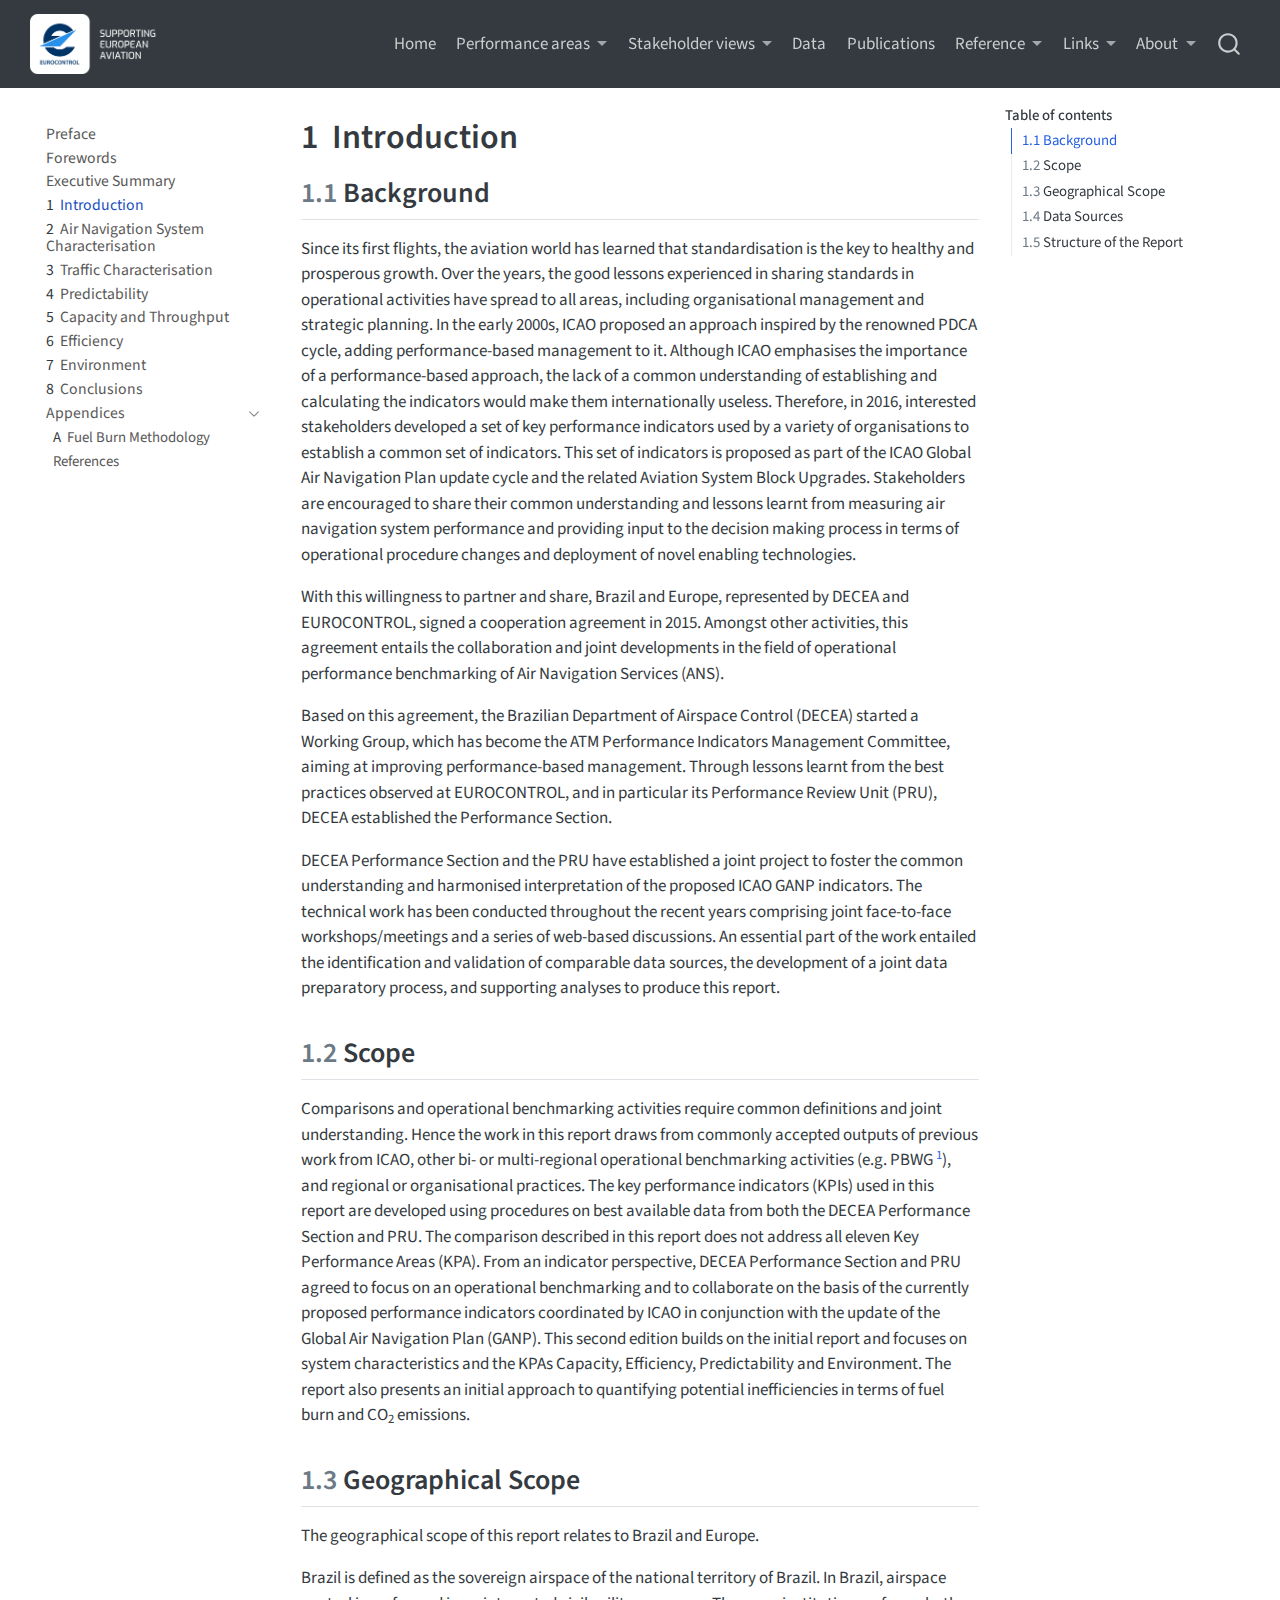
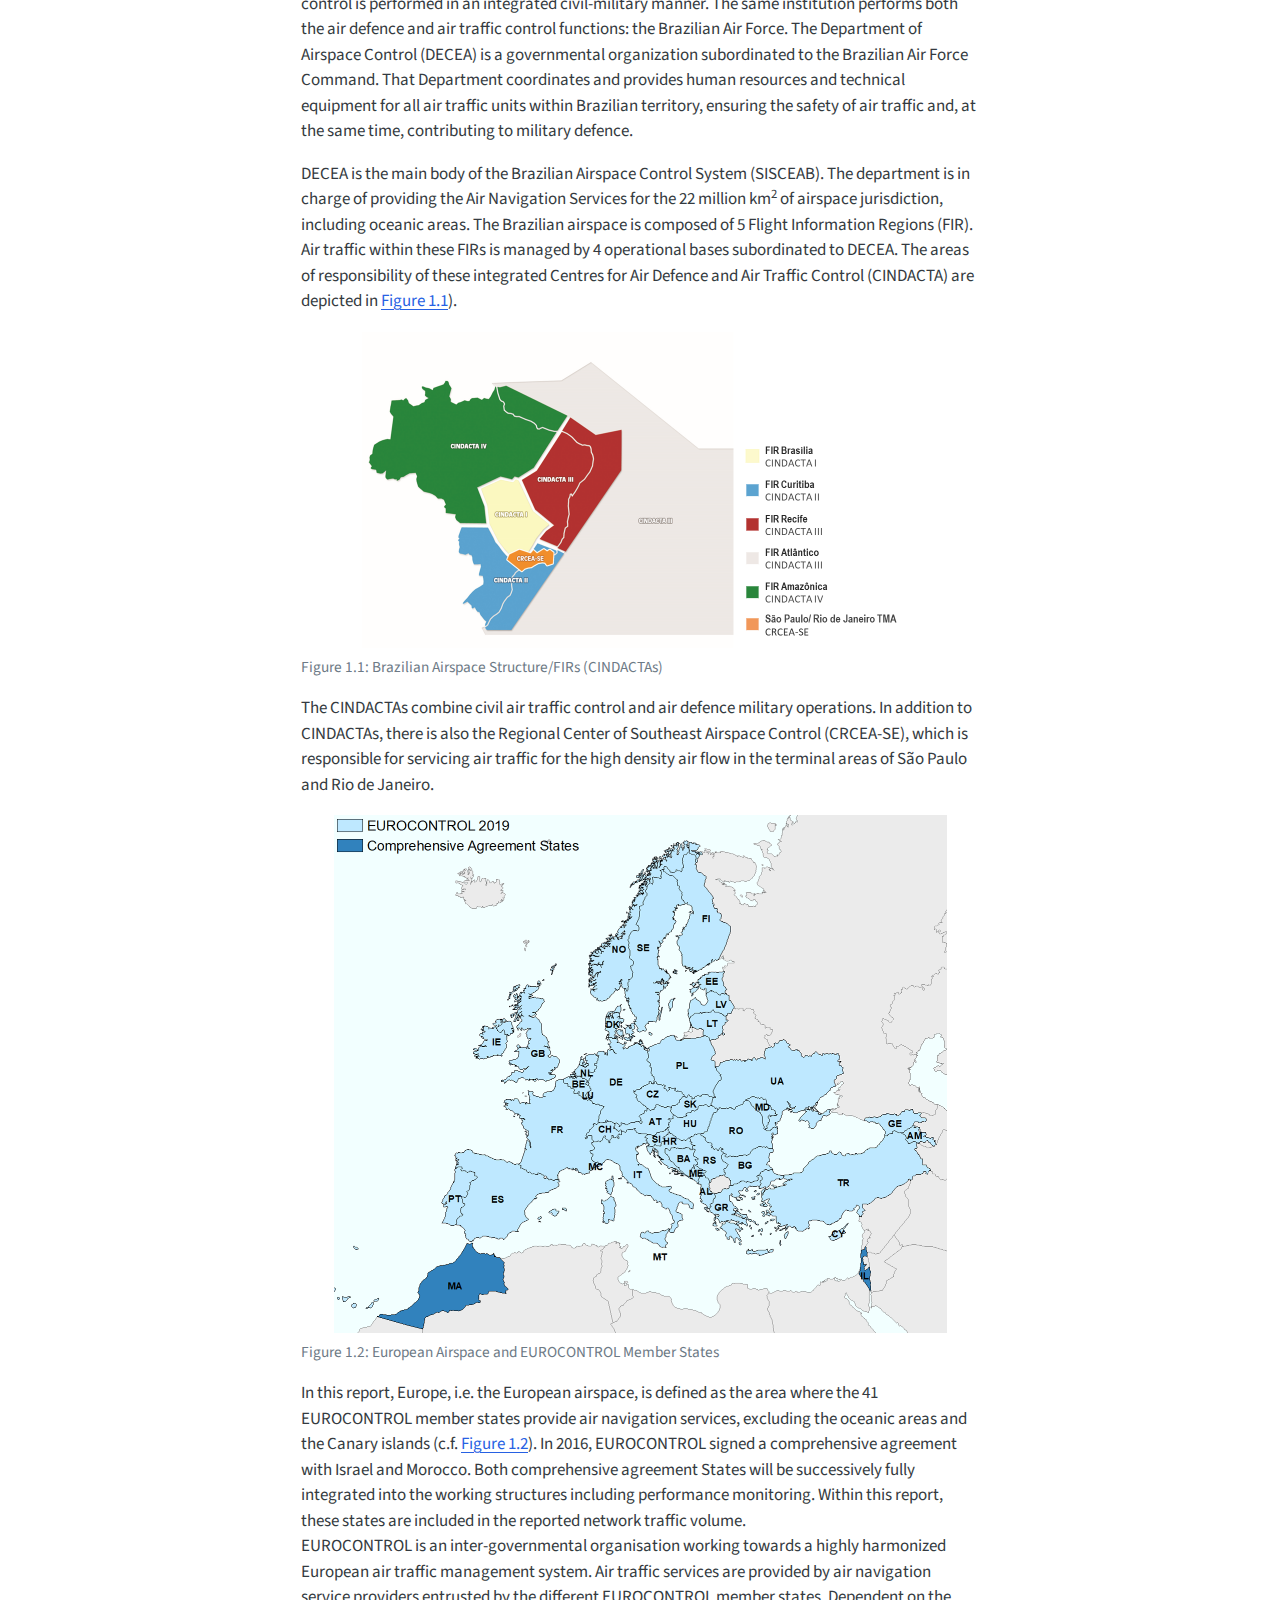
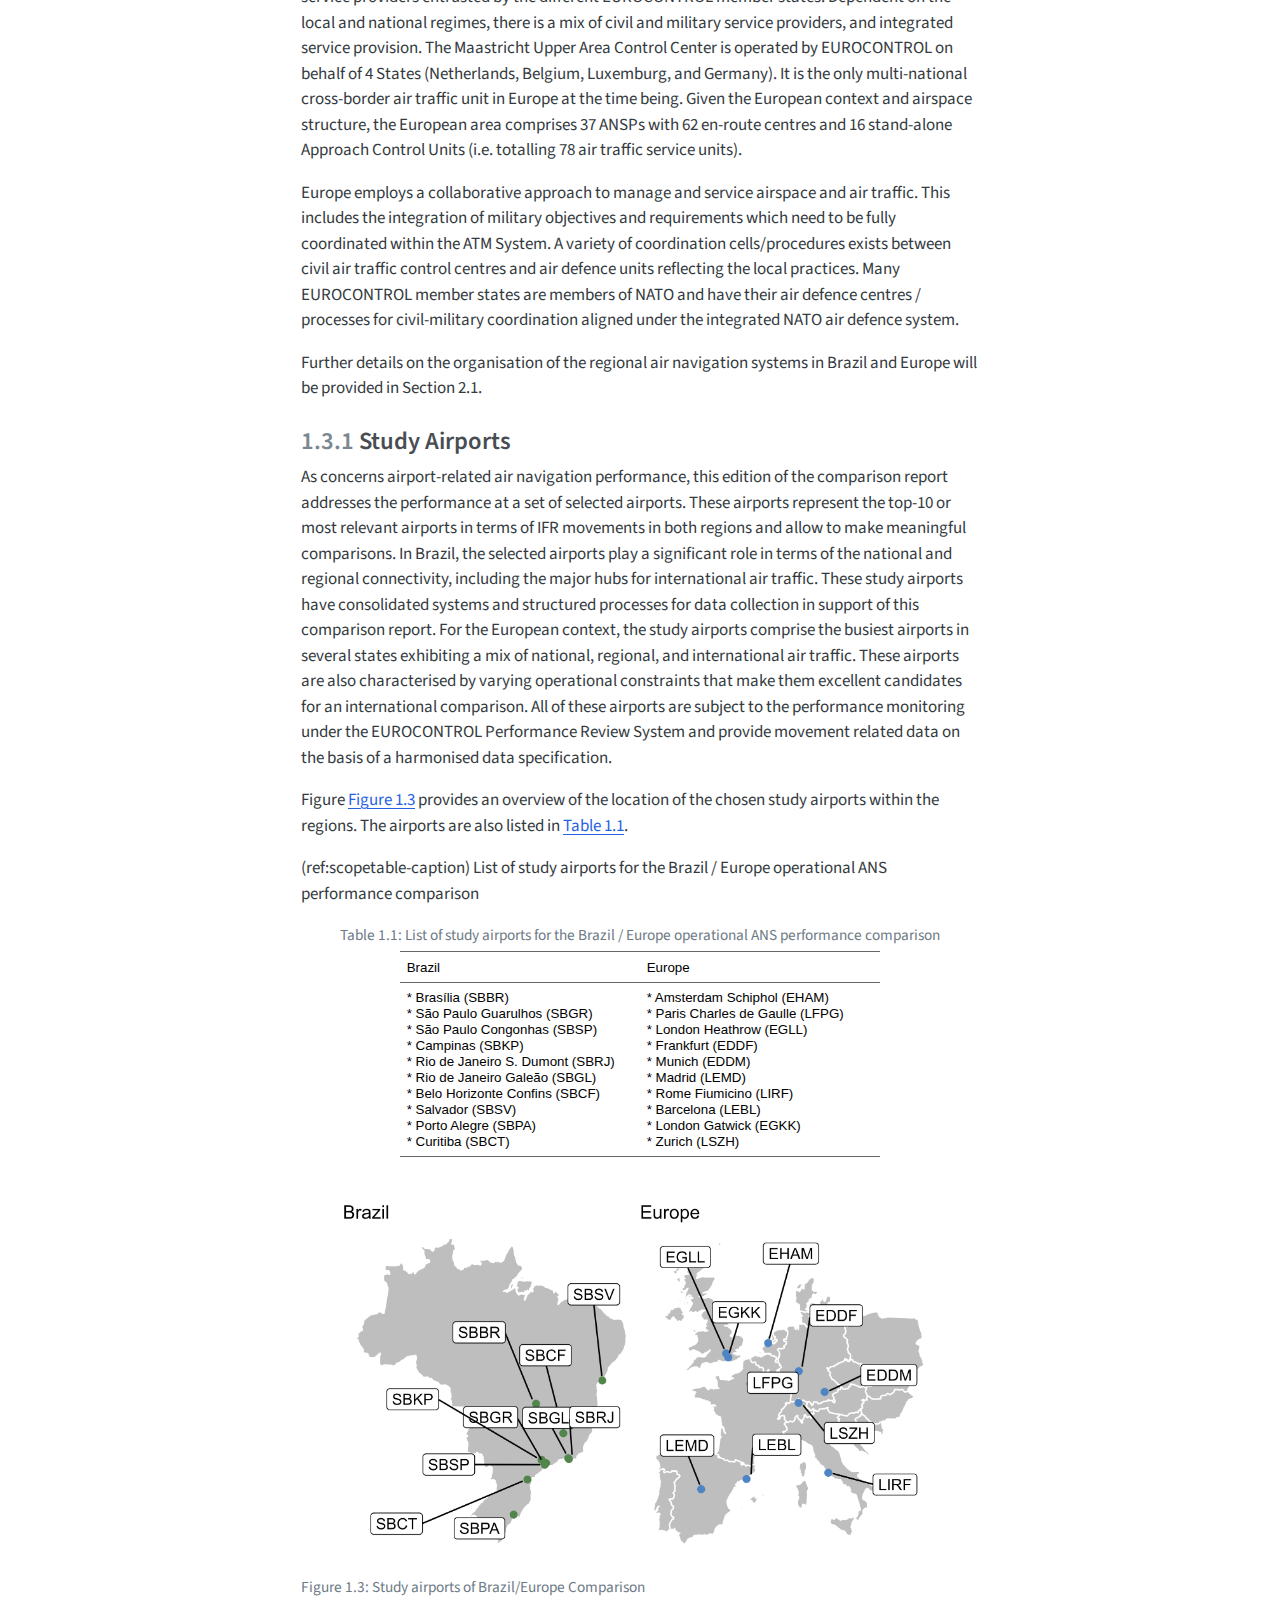
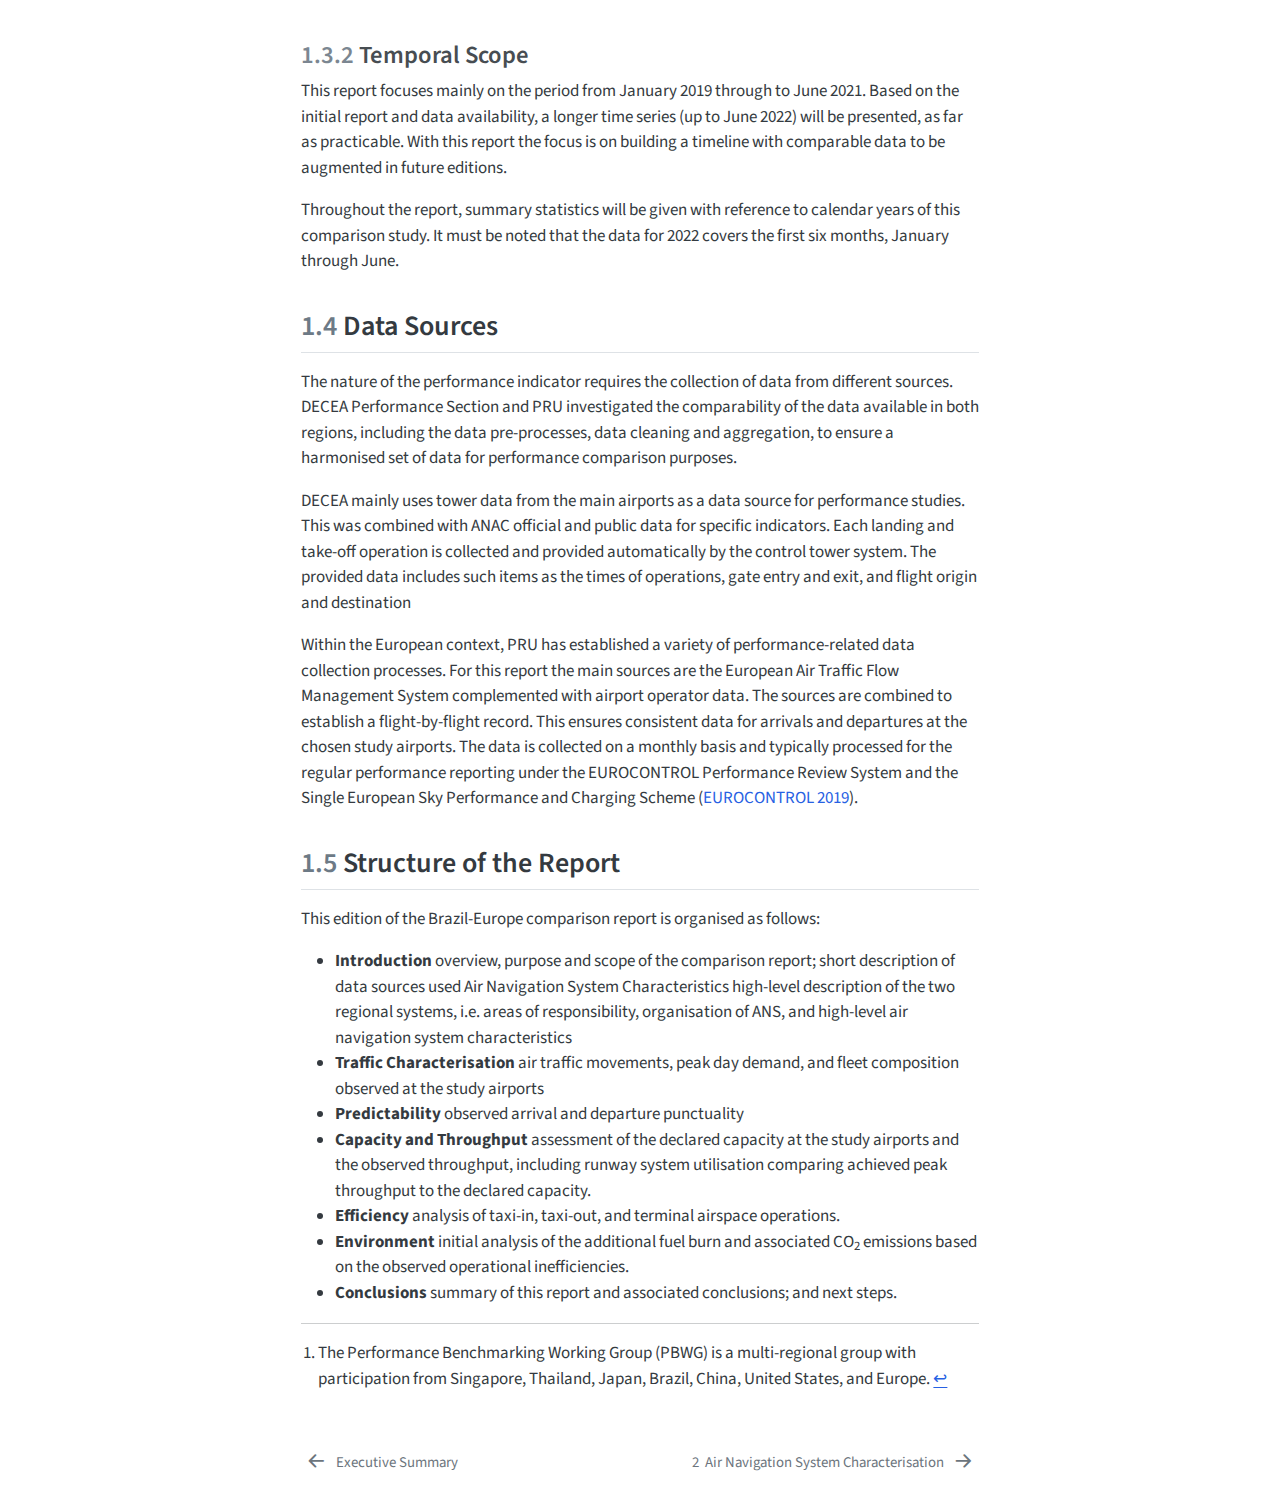
<file: docs/01-intro.html>
<!DOCTYPE html>
<html xmlns="http://www.w3.org/1999/xhtml" lang="en" xml:lang="en"><head>

<meta charset="utf-8">
<meta name="generator" content="quarto-1.6.39">

<meta name="viewport" content="width=device-width, initial-scale=1.0, user-scalable=yes">


<title>1&nbsp; Introduction – Brazil/Europe Comparison of Operational ANS Performance</title>
<style>
code{white-space: pre-wrap;}
span.smallcaps{font-variant: small-caps;}
div.columns{display: flex; gap: min(4vw, 1.5em);}
div.column{flex: auto; overflow-x: auto;}
div.hanging-indent{margin-left: 1.5em; text-indent: -1.5em;}
ul.task-list{list-style: none;}
ul.task-list li input[type="checkbox"] {
  width: 0.8em;
  margin: 0 0.8em 0.2em -1em; /* quarto-specific, see https://github.com/quarto-dev/quarto-cli/issues/4556 */ 
  vertical-align: middle;
}
/* CSS for citations */
div.csl-bib-body { }
div.csl-entry {
  clear: both;
  margin-bottom: 0em;
}
.hanging-indent div.csl-entry {
  margin-left:2em;
  text-indent:-2em;
}
div.csl-left-margin {
  min-width:2em;
  float:left;
}
div.csl-right-inline {
  margin-left:2em;
  padding-left:1em;
}
div.csl-indent {
  margin-left: 2em;
}</style>


<script src="site_libs/quarto-nav/quarto-nav.js"></script>
<script src="site_libs/quarto-nav/headroom.min.js"></script>
<script src="site_libs/clipboard/clipboard.min.js"></script>
<script src="site_libs/quarto-search/autocomplete.umd.js"></script>
<script src="site_libs/quarto-search/fuse.min.js"></script>
<script src="site_libs/quarto-search/quarto-search.js"></script>
<meta name="quarto:offset" content="./">
<link href="./02-system-overview.html" rel="next">
<link href="./00-executive.html" rel="prev">
<script src="site_libs/quarto-html/quarto.js"></script>
<script src="site_libs/quarto-html/popper.min.js"></script>
<script src="site_libs/quarto-html/tippy.umd.min.js"></script>
<script src="site_libs/quarto-html/anchor.min.js"></script>
<link href="site_libs/quarto-html/tippy.css" rel="stylesheet">
<link href="site_libs/quarto-html/quarto-syntax-highlighting-e26003cea8cd680ca0c55a263523d882.css" rel="stylesheet" id="quarto-text-highlighting-styles">
<script src="site_libs/bootstrap/bootstrap.min.js"></script>
<link href="site_libs/bootstrap/bootstrap-icons.css" rel="stylesheet">
<link href="site_libs/bootstrap/bootstrap-094b2ac33dd8b996e7c9015af1b1259d.min.css" rel="stylesheet" append-hash="true" id="quarto-bootstrap" data-mode="light">
<script src="site_libs/quarto-contrib/iconify-3.0.0/iconify-icon.min.js"></script>
<script id="quarto-search-options" type="application/json">{
  "location": "navbar",
  "copy-button": false,
  "collapse-after": 3,
  "panel-placement": "end",
  "type": "overlay",
  "limit": 50,
  "keyboard-shortcut": [
    "f",
    "/",
    "s"
  ],
  "show-item-context": false,
  "language": {
    "search-no-results-text": "No results",
    "search-matching-documents-text": "matching documents",
    "search-copy-link-title": "Copy link to search",
    "search-hide-matches-text": "Hide additional matches",
    "search-more-match-text": "more match in this document",
    "search-more-matches-text": "more matches in this document",
    "search-clear-button-title": "Clear",
    "search-text-placeholder": "",
    "search-detached-cancel-button-title": "Cancel",
    "search-submit-button-title": "Submit",
    "search-label": "Search"
  }
}</script>
<link href="site_libs/tabwid-1.1.3/tabwid.css" rel="stylesheet">

<script src="site_libs/tabwid-1.1.3/tabwid.js"></script>

<link rel="stylesheet" href="https://cdnjs.cloudflare.com/ajax/libs/font-awesome/5.15.4/css/all.min.css">
<style>
  .navbar-logo {
    max-height: 60px;
  }
</style>
<style>
/* Styles added by the columns.lua pandoc filter */
  .columns :first-child {margin-top: 0;}
  .column-span + * {margin-top: 0;}
</style>


</head>

<body class="nav-sidebar floating nav-fixed">

<div id="quarto-search-results"></div>
  <header id="quarto-header" class="headroom fixed-top">
    <nav class="navbar navbar-expand-lg " data-bs-theme="dark">
      <div class="navbar-container container-fluid">
      <div class="navbar-brand-container mx-auto">
    <a href="./index.html" class="navbar-brand navbar-brand-logo">
    <img src="./media/EUROCONTROL-logo-standard-rgb.png" alt="" class="navbar-logo">
    </a>
  </div>
            <div id="quarto-search" class="" title="Search"></div>
          <button class="navbar-toggler" type="button" data-bs-toggle="collapse" data-bs-target="#navbarCollapse" aria-controls="navbarCollapse" role="menu" aria-expanded="false" aria-label="Toggle navigation" onclick="if (window.quartoToggleHeadroom) { window.quartoToggleHeadroom(); }">
  <span class="navbar-toggler-icon"></span>
</button>
          <div class="collapse navbar-collapse" id="navbarCollapse">
            <ul class="navbar-nav navbar-nav-scroll ms-auto">
  <li class="nav-item">
    <a class="nav-link" href="https://ansperformance.eu/"> 
<span class="menu-text">Home</span></a>
  </li>  
  <li class="nav-item dropdown ">
    <a class="nav-link dropdown-toggle" href="#" id="nav-menu-performance-areas" role="link" data-bs-toggle="dropdown" aria-expanded="false">
 <span class="menu-text">Performance areas</span>
    </a>
    <ul class="dropdown-menu dropdown-menu-end" aria-labelledby="nav-menu-performance-areas">    
        <li>
    <a class="dropdown-item" href="https://www.eurocontrol.int/Economics/BalancedScorecard.html">
 <span class="dropdown-text"><iconify-icon role="img" inline="" icon="fa6-solid:th" aria-label="Icon th from fa6-solid Iconify.design set." title="Icon th from fa6-solid Iconify.design set."></iconify-icon>&nbsp;Balanced scorecard</span></a>
  </li>  
        <li>
    <a class="dropdown-item" href="https://ansperformance.eu/traffic/">
 <span class="dropdown-text"><iconify-icon role="img" inline="" icon="fa6-solid:plane-departure" aria-label="Icon plane-departure from fa6-solid Iconify.design set." title="Icon plane-departure from fa6-solid Iconify.design set."></iconify-icon>&nbsp;Traffic</span></a>
  </li>  
        <li>
    <a class="dropdown-item" href="https://www.eurocontrol.int/Economics/DailyTrafficVariation-States.html">
 <span class="dropdown-text">&nbsp;&nbsp;&nbsp;&nbsp;<span style="font-weight: normal">Daily traffic dashboard</span></span></a>
  </li>  
        <li>
    <a class="dropdown-item" href="https://www.eurocontrol.int/ServiceUnits/Dashboard/EnRouteMainDashboard.html">
 <span class="dropdown-text">&nbsp;&nbsp;&nbsp;<span style="font-weight: normal">Service units</span></span></a>
  </li>  
        <li>
    <a class="dropdown-item" href="https://ansperformance.eu/traffic/statfor/">
 <span class="dropdown-text">&nbsp;&nbsp;&nbsp;<span style="font-weight: normal">Traffic forecast</span></span></a>
  </li>  
        <li>
    <a class="dropdown-item" href="https://ansperformance.eu/traffic/punctuality/">
 <span class="dropdown-text"><iconify-icon role="img" inline="" icon="fa6-solid:calendar" aria-label="Icon calendar from fa6-solid Iconify.design set." title="Icon calendar from fa6-solid Iconify.design set."></iconify-icon>&nbsp;Punctuality</span></a>
  </li>  
        <li>
    <a class="dropdown-item" href="https://www.eurocontrol.int/Economics/DailyPunctuality-States.html">
 <span class="dropdown-text">&nbsp;&nbsp;&nbsp;&nbsp;<span style="font-weight: normal">Daily punctuality dashboard</span></span></a>
  </li>  
        <li>
    <a class="dropdown-item" href="https://ansperformance.eu/traffic/punctuality/#eurocontrol-area-network-view-1">
 <span class="dropdown-text">&nbsp;&nbsp;&nbsp;<span style="font-weight: normal">Network punctuality</span></span></a>
  </li>  
        <li>
    <a class="dropdown-item" href="https://ansperformance.eu/traffic/punctuality/#state-view-1">
 <span class="dropdown-text">&nbsp;&nbsp;&nbsp;<span style="font-weight: normal">State &amp; airport punctuality</span></span></a>
  </li>  
        <li>
    <a class="dropdown-item" href="https://ansperformance.eu/capacity/">
 <span class="dropdown-text"><iconify-icon role="img" inline="" icon="fa6-solid:clock" aria-label="Icon clock from fa6-solid Iconify.design set." title="Icon clock from fa6-solid Iconify.design set."></iconify-icon>&nbsp;En-route &amp; airport delays</span></a>
  </li>  
        <li>
    <a class="dropdown-item" href="https://www.eurocontrol.int/Economics/DailyDelay-States.html">
 <span class="dropdown-text">&nbsp;&nbsp;&nbsp;&nbsp;<span style="font-weight: normal">Daily ATFM delays dashboard</span></span></a>
  </li>  
        <li>
    <a class="dropdown-item" href="https://ansperformance.eu/capacity/atfm_ert/">
 <span class="dropdown-text">&nbsp;&nbsp;&nbsp;<span style="font-weight: normal">En-route ATFM delays</span></span></a>
  </li>  
        <li>
    <a class="dropdown-item" href="https://ansperformance.eu/capacity/atfm_apt/">
 <span class="dropdown-text">&nbsp;&nbsp;&nbsp;<span style="font-weight: normal">Airport ATFM delays</span></span></a>
  </li>  
        <li>
    <a class="dropdown-item" href="https://ansperformance.eu/capacity/tot_dly">
 <span class="dropdown-text">&nbsp;&nbsp;&nbsp;<span style="font-weight: normal">All-causes delays</span></span></a>
  </li>  
        <li>
    <a class="dropdown-item" href="https://ansperformance.eu/efficiency/">
 <span class="dropdown-text"><iconify-icon role="img" inline="" icon="fa6-solid:leaf" aria-label="Icon leaf from fa6-solid Iconify.design set." title="Icon leaf from fa6-solid Iconify.design set."></iconify-icon>&nbsp;Efficiency &amp; environment</span></a>
  </li>  
        <li>
    <a class="dropdown-item" href="https://ansperformance.eu/efficiency/emissions/">
 <span class="dropdown-text">&nbsp;&nbsp;&nbsp;<span style="font-weight: normal">CO<sub>2</sub> emissions</span></span></a>
  </li>  
        <li>
    <a class="dropdown-item" href="https://ansperformance.eu/efficiency/hfe/">
 <span class="dropdown-text">&nbsp;&nbsp;&nbsp;<span style="font-weight: normal">Horizontal flight efficiency</span></span></a>
  </li>  
        <li>
    <a class="dropdown-item" href="https://ansperformance.eu/efficiency/vfe/">
 <span class="dropdown-text">&nbsp;&nbsp;&nbsp;<span style="font-weight: normal">Vertical flight efficiency</span></span></a>
  </li>  
        <li>
    <a class="dropdown-item" href="https://ansperformance.eu/efficiency/asma/">
 <span class="dropdown-text">&nbsp;&nbsp;&nbsp;<span style="font-weight: normal">Terminal holdings</span></span></a>
  </li>  
        <li>
    <a class="dropdown-item" href="https://ansperformance.eu/efficiency/taxiout/">
 <span class="dropdown-text">&nbsp;&nbsp;&nbsp;<span style="font-weight: normal">Taxi-out</span></span></a>
  </li>  
        <li>
    <a class="dropdown-item" href="https://ansperformance.eu/efficiency/taxiin/">
 <span class="dropdown-text">&nbsp;&nbsp;&nbsp;<span style="font-weight: normal">Taxi-in</span></span></a>
  </li>  
        <li>
    <a class="dropdown-item" href="https://ansperformance.eu/economics/">
 <span class="dropdown-text"><iconify-icon role="img" inline="" icon="fa6-solid:euro-sign" aria-label="Icon euro-sign from fa6-solid Iconify.design set." title="Icon euro-sign from fa6-solid Iconify.design set."></iconify-icon>&nbsp;Economics</span></a>
  </li>  
        <li>
    <a class="dropdown-item" href="https://ansperformance.eu/economics/ace-overview/">
 <span class="dropdown-text">&nbsp;&nbsp;&nbsp;<span style="font-weight: normal">ATM cost-effectiveness (ACE)</span></span></a>
  </li>  
        <li>
    <a class="dropdown-item" href="https://www.eurocontrol.int/ServiceUnits/Dashboard/EnRouteUnitRates.html">
 <span class="dropdown-text">&nbsp;&nbsp;&nbsp;<span style="font-weight: normal">Unit rates and costs</span></span></a>
  </li>  
        <li>
    <a class="dropdown-item" href="https://www.eurocontrol.int/ServiceUnits/Dashboard/EnRouteMainDashboard.html">
 <span class="dropdown-text">&nbsp;&nbsp;&nbsp;<span style="font-weight: normal">Service units</span></span></a>
  </li>  
        <li>
    <a class="dropdown-item" href="https://ansperformance.eu/economics/finance/">
 <span class="dropdown-text">&nbsp;&nbsp;&nbsp;<span style="font-weight: normal">ANSPs financial dashboard</span></span></a>
  </li>  
        <li>
    <a class="dropdown-item" href="https://ansperformance.eu/economics/cba/">
 <span class="dropdown-text">&nbsp;&nbsp;&nbsp;<span style="font-weight: normal">Standard Inputs for Economic Analyses</span></span></a>
  </li>  
    </ul>
  </li>
  <li class="nav-item dropdown ">
    <a class="nav-link dropdown-toggle" href="#" id="nav-menu-stakeholder-views" role="link" data-bs-toggle="dropdown" aria-expanded="false">
 <span class="menu-text">Stakeholder views</span>
    </a>
    <ul class="dropdown-menu dropdown-menu-end" aria-labelledby="nav-menu-stakeholder-views">    
        <li>
    <a class="dropdown-item" href="https://ansperformance.eu/dashboard/stakeholder/airport/">
 <span class="dropdown-text"><iconify-icon role="img" inline="" icon="fa6-solid:plane-arrival" aria-label="Icon plane-arrival from fa6-solid Iconify.design set." title="Icon plane-arrival from fa6-solid Iconify.design set."></iconify-icon>&nbsp;Airports</span></a>
  </li>  
        <li>
    <a class="dropdown-item" href="https://ansperformance.eu/dashboard/stakeholder/ansp/">
 <span class="dropdown-text"><iconify-icon role="img" inline="" icon="fa6-solid:compass" aria-label="Icon compass from fa6-solid Iconify.design set." title="Icon compass from fa6-solid Iconify.design set."></iconify-icon>&nbsp;Air navigation service provider</span></a>
  </li>  
        <li>
    <a class="dropdown-item" href="https://ansperformance.eu/dashboard/stakeholder/state/">
 <span class="dropdown-text"><iconify-icon role="img" inline="" icon="fa6-solid:globe" aria-label="Icon globe from fa6-solid Iconify.design set." title="Icon globe from fa6-solid Iconify.design set."></iconify-icon>&nbsp;States</span></a>
  </li>  
    </ul>
  </li>
  <li class="nav-item">
    <a class="nav-link" href="https://ansperformance.eu/data/"> 
<span class="menu-text">Data</span></a>
  </li>  
  <li class="nav-item">
    <a class="nav-link" href="https://ansperformance.eu/publications/"> 
<span class="menu-text">Publications</span></a>
  </li>  
  <li class="nav-item dropdown ">
    <a class="nav-link dropdown-toggle" href="#" id="nav-menu-reference" role="link" data-bs-toggle="dropdown" aria-expanded="false">
 <span class="menu-text">Reference</span>
    </a>
    <ul class="dropdown-menu dropdown-menu-end" aria-labelledby="nav-menu-reference">    
        <li>
    <a class="dropdown-item" href="https://ansperformance.eu/definition/">
 <span class="dropdown-text"><iconify-icon role="img" inline="" icon="fa6-solid:marker" aria-label="Icon marker from fa6-solid Iconify.design set." title="Icon marker from fa6-solid Iconify.design set."></iconify-icon>&nbsp;Definitions</span></a>
  </li>  
        <li>
    <a class="dropdown-item" href="https://ansperformance.eu/methodology/">
 <span class="dropdown-text"><iconify-icon role="img" inline="" icon="fa6-solid:wrench" aria-label="Icon wrench from fa6-solid Iconify.design set." title="Icon wrench from fa6-solid Iconify.design set."></iconify-icon>&nbsp;Methodology</span></a>
  </li>  
        <li>
    <a class="dropdown-item" href="https://ansperformance.eu/acronym/">
 <span class="dropdown-text"><iconify-icon role="img" inline="" icon="fa6-solid:quote-left" aria-label="Icon quote-left from fa6-solid Iconify.design set." title="Icon quote-left from fa6-solid Iconify.design set."></iconify-icon>&nbsp;Acronyms</span></a>
  </li>  
        <li>
    <a class="dropdown-item" href="https://ansperformance.eu/bibliography/">
 <span class="dropdown-text"><iconify-icon role="img" inline="" icon="fa6-solid:book" aria-label="Icon book from fa6-solid Iconify.design set." title="Icon book from fa6-solid Iconify.design set."></iconify-icon>&nbsp;Bibliography</span></a>
  </li>  
    </ul>
  </li>
  <li class="nav-item dropdown ">
    <a class="nav-link dropdown-toggle" href="#" id="nav-menu-links" role="link" data-bs-toggle="dropdown" aria-expanded="false">
 <span class="menu-text">Links</span>
    </a>
    <ul class="dropdown-menu dropdown-menu-end" aria-labelledby="nav-menu-links">    
        <li>
    <a class="dropdown-item" href="https://www.eurocontrol.int/">
 <span class="dropdown-text">EUROCONTROL <i class="fas fa-xs fa-external-link-alt"></i></span></a>
  </li>  
        <li>
    <a class="dropdown-item" href="https://www.eurocontrol.int/prudata/dashboard/">
 <span class="dropdown-text">Single European Sky (SES) portal <i class="fas fa-xs fa-external-link-alt"></i></span></a>
  </li>  
        <li>
    <a class="dropdown-item" href="https://www4.icao.int/ganpportal/">
 <span class="dropdown-text">ICAO GANP <i class="fas fa-xs fa-external-link-alt"></i></span></a>
  </li>  
        <li>
    <a class="dropdown-item" href="https://ext.eurocontrol.int/connectivity_web/from">
 <span class="dropdown-text">Connectivity dashboard <i class="fas fa-xs fa-external-link-alt"></i></span></a>
  </li>  
        <li>
    <a class="dropdown-item" href="https://ansperformance.eu/transformation/">
 <span class="dropdown-text">PRC Transformation Strategy</span></a>
  </li>  
        <li>
    <a class="dropdown-item" href="https://opdi.aero">
 <span class="dropdown-text">PRC Open Performance Data Initiative</span></a>
  </li>  
    </ul>
  </li>
  <li class="nav-item dropdown ">
    <a class="nav-link dropdown-toggle" href="#" id="nav-menu-about" role="link" data-bs-toggle="dropdown" aria-expanded="false">
 <span class="menu-text">About</span>
    </a>
    <ul class="dropdown-menu dropdown-menu-end" aria-labelledby="nav-menu-about">    
        <li>
    <a class="dropdown-item" href="https://ansperformance.eu/about/prc/">
 <span class="dropdown-text">About the PRC</span></a>
  </li>  
        <li>
    <a class="dropdown-item" href="https://ansperformance.eu/about/aiu/">
 <span class="dropdown-text">About the AIU</span></a>
  </li>  
        <li>
    <a class="dropdown-item" href="https://ansperformance.eu/about/us/">
 <span class="dropdown-text">About the PRU</span></a>
  </li>  
        <li>
    <a class="dropdown-item" href="https://ansperformance.eu/post/">
 <span class="dropdown-text">Release notes</span></a>
  </li>  
        <li>
    <a class="dropdown-item" href="https://ansperformance.eu/about/disclaimer/">
 <span class="dropdown-text">Disclaimer</span></a>
  </li>  
    </ul>
  </li>
</ul>
          </div> <!-- /navcollapse -->
            <div class="quarto-navbar-tools">
</div>
      </div> <!-- /container-fluid -->
    </nav>
  <nav class="quarto-secondary-nav">
    <div class="container-fluid d-flex">
      <button type="button" class="quarto-btn-toggle btn" data-bs-toggle="collapse" role="button" data-bs-target=".quarto-sidebar-collapse-item" aria-controls="quarto-sidebar" aria-expanded="false" aria-label="Toggle sidebar navigation" onclick="if (window.quartoToggleHeadroom) { window.quartoToggleHeadroom(); }">
        <i class="bi bi-layout-text-sidebar-reverse"></i>
      </button>
        <nav class="quarto-page-breadcrumbs" aria-label="breadcrumb"><ol class="breadcrumb"><li class="breadcrumb-item"><a href="./01-intro.html"><span class="chapter-number">1</span>&nbsp; <span class="chapter-title">Introduction</span></a></li></ol></nav>
        <a class="flex-grow-1" role="navigation" data-bs-toggle="collapse" data-bs-target=".quarto-sidebar-collapse-item" aria-controls="quarto-sidebar" aria-expanded="false" aria-label="Toggle sidebar navigation" onclick="if (window.quartoToggleHeadroom) { window.quartoToggleHeadroom(); }">      
        </a>
    </div>
  </nav>
</header>
<!-- content -->
<div id="quarto-content" class="quarto-container page-columns page-rows-contents page-layout-article page-navbar">
<!-- sidebar -->
  <nav id="quarto-sidebar" class="sidebar collapse collapse-horizontal quarto-sidebar-collapse-item sidebar-navigation floating overflow-auto">
    <div class="sidebar-menu-container"> 
    <ul class="list-unstyled mt-1">
        <li class="sidebar-item">
  <div class="sidebar-item-container"> 
  <a href="./index.html" class="sidebar-item-text sidebar-link">
 <span class="menu-text">Preface</span></a>
  </div>
</li>
        <li class="sidebar-item">
  <div class="sidebar-item-container"> 
  <a href="./00-front-matters.html" class="sidebar-item-text sidebar-link">
 <span class="menu-text">Forewords</span></a>
  </div>
</li>
        <li class="sidebar-item">
  <div class="sidebar-item-container"> 
  <a href="./00-executive.html" class="sidebar-item-text sidebar-link">
 <span class="menu-text">Executive Summary</span></a>
  </div>
</li>
        <li class="sidebar-item">
  <div class="sidebar-item-container"> 
  <a href="./01-intro.html" class="sidebar-item-text sidebar-link active">
 <span class="menu-text"><span class="chapter-number">1</span>&nbsp; <span class="chapter-title">Introduction</span></span></a>
  </div>
</li>
        <li class="sidebar-item">
  <div class="sidebar-item-container"> 
  <a href="./02-system-overview.html" class="sidebar-item-text sidebar-link">
 <span class="menu-text"><span class="chapter-number">2</span>&nbsp; <span class="chapter-title">Air Navigation System Characterisation</span></span></a>
  </div>
</li>
        <li class="sidebar-item">
  <div class="sidebar-item-container"> 
  <a href="./03-traffic-characterisation.html" class="sidebar-item-text sidebar-link">
 <span class="menu-text"><span class="chapter-number">3</span>&nbsp; <span class="chapter-title">Traffic Characterisation</span></span></a>
  </div>
</li>
        <li class="sidebar-item">
  <div class="sidebar-item-container"> 
  <a href="./04-predictability.html" class="sidebar-item-text sidebar-link">
 <span class="menu-text"><span class="chapter-number">4</span>&nbsp; <span class="chapter-title">Predictability</span></span></a>
  </div>
</li>
        <li class="sidebar-item">
  <div class="sidebar-item-container"> 
  <a href="./05-capacity.html" class="sidebar-item-text sidebar-link">
 <span class="menu-text"><span class="chapter-number">5</span>&nbsp; <span class="chapter-title">Capacity and Throughput</span></span></a>
  </div>
</li>
        <li class="sidebar-item">
  <div class="sidebar-item-container"> 
  <a href="./06-efficiency.html" class="sidebar-item-text sidebar-link">
 <span class="menu-text"><span class="chapter-number">6</span>&nbsp; <span class="chapter-title">Efficiency</span></span></a>
  </div>
</li>
        <li class="sidebar-item">
  <div class="sidebar-item-container"> 
  <a href="./07-environment.html" class="sidebar-item-text sidebar-link">
 <span class="menu-text"><span class="chapter-number">7</span>&nbsp; <span class="chapter-title">Environment</span></span></a>
  </div>
</li>
        <li class="sidebar-item">
  <div class="sidebar-item-container"> 
  <a href="./08-conclusions.html" class="sidebar-item-text sidebar-link">
 <span class="menu-text"><span class="chapter-number">8</span>&nbsp; <span class="chapter-title">Conclusions</span></span></a>
  </div>
</li>
        <li class="sidebar-item sidebar-item-section">
      <div class="sidebar-item-container"> 
            <a class="sidebar-item-text sidebar-link text-start" data-bs-toggle="collapse" data-bs-target="#quarto-sidebar-section-1" role="navigation" aria-expanded="true">
 <span class="menu-text">Appendices</span></a>
          <a class="sidebar-item-toggle text-start" data-bs-toggle="collapse" data-bs-target="#quarto-sidebar-section-1" role="navigation" aria-expanded="true" aria-label="Toggle section">
            <i class="bi bi-chevron-right ms-2"></i>
          </a> 
      </div>
      <ul id="quarto-sidebar-section-1" class="collapse list-unstyled sidebar-section depth1 show">  
          <li class="sidebar-item">
  <div class="sidebar-item-container"> 
  <a href="./90-back-matters.html" class="sidebar-item-text sidebar-link">
 <span class="menu-text"><span class="chapter-number">A</span>&nbsp; <span class="chapter-title">Fuel Burn Methodology</span></span></a>
  </div>
</li>
          <li class="sidebar-item">
  <div class="sidebar-item-container"> 
  <a href="./references.html" class="sidebar-item-text sidebar-link">
 <span class="menu-text">References</span></a>
  </div>
</li>
      </ul>
  </li>
    </ul>
    </div>
</nav>
<div id="quarto-sidebar-glass" class="quarto-sidebar-collapse-item" data-bs-toggle="collapse" data-bs-target=".quarto-sidebar-collapse-item"></div>
<!-- margin-sidebar -->
    <div id="quarto-margin-sidebar" class="sidebar margin-sidebar">
        <nav id="TOC" role="doc-toc" class="toc-active">
    <h2 id="toc-title">Table of contents</h2>
   
  <ul>
  <li><a href="#background" id="toc-background" class="nav-link active" data-scroll-target="#background"><span class="header-section-number">1.1</span> Background</a></li>
  <li><a href="#scope" id="toc-scope" class="nav-link" data-scroll-target="#scope"><span class="header-section-number">1.2</span> Scope</a></li>
  <li><a href="#geographical-scope" id="toc-geographical-scope" class="nav-link" data-scroll-target="#geographical-scope"><span class="header-section-number">1.3</span> Geographical Scope</a>
  <ul class="collapse">
  <li><a href="#study-airports" id="toc-study-airports" class="nav-link" data-scroll-target="#study-airports"><span class="header-section-number">1.3.1</span> Study Airports</a></li>
  <li><a href="#temporal-scope" id="toc-temporal-scope" class="nav-link" data-scroll-target="#temporal-scope"><span class="header-section-number">1.3.2</span> Temporal Scope</a></li>
  </ul></li>
  <li><a href="#data-sources" id="toc-data-sources" class="nav-link" data-scroll-target="#data-sources"><span class="header-section-number">1.4</span> Data Sources</a></li>
  <li><a href="#structure-of-the-report" id="toc-structure-of-the-report" class="nav-link" data-scroll-target="#structure-of-the-report"><span class="header-section-number">1.5</span> Structure of the Report</a></li>
  </ul>
</nav>
    </div>
<!-- main -->
<main class="content" id="quarto-document-content">

<header id="title-block-header" class="quarto-title-block default">
<div class="quarto-title">
<h1 class="title"><span class="chapter-number">1</span>&nbsp; <span class="chapter-title">Introduction</span></h1>
</div>



<div class="quarto-title-meta">

    
  
    
  </div>
  


</header>


<section id="background" class="level2" data-number="1.1">
<h2 data-number="1.1" class="anchored" data-anchor-id="background"><span class="header-section-number">1.1</span> Background</h2>
<p>Since its first flights, the aviation world has learned that standardisation is the key to healthy and prosperous growth. Over the years, the good lessons experienced in sharing standards in operational activities have spread to all areas, including organisational management and strategic planning. In the early 2000s, ICAO proposed an approach inspired by the renowned PDCA cycle, adding performance-based management to it. Although ICAO emphasises the importance of a performance-based approach, the lack of a common understanding of establishing and calculating the indicators would make them internationally useless. Therefore, in 2016, interested stakeholders developed a set of key performance indicators used by a variety of organisations to establish a common set of indicators. This set of indicators is proposed as part of the ICAO Global Air Navigation Plan update cycle and the related Aviation System Block Upgrades. Stakeholders are encouraged to share their common understanding and lessons learnt from measuring air navigation system performance and providing input to the decision making process in terms of operational procedure changes and deployment of novel enabling technologies.</p>
<p>With this willingness to partner and share, Brazil and Europe, represented by DECEA and EUROCONTROL, signed a cooperation agreement in 2015. Amongst other activities, this agreement entails the collaboration and joint developments in the field of operational performance benchmarking of Air Navigation Services (ANS).</p>
<p>Based on this agreement, the Brazilian Department of Airspace Control (DECEA) started a Working Group, which has become the ATM Performance Indicators Management Committee, aiming at improving performance-based management. Through lessons learnt from the best practices observed at EUROCONTROL, and in particular its Performance Review Unit (PRU), DECEA established the Performance Section.</p>
<p>DECEA Performance Section and the PRU have established a joint project to foster the common understanding and harmonised interpretation of the proposed ICAO GANP indicators. The technical work has been conducted throughout the recent years comprising joint face-to-face workshops/meetings and a series of web-based discussions. An essential part of the work entailed the identification and validation of comparable data sources, the development of a joint data preparatory process, and supporting analyses to produce this report.</p>
</section>
<section id="scope" class="level2" data-number="1.2">
<h2 data-number="1.2" class="anchored" data-anchor-id="scope"><span class="header-section-number">1.2</span> Scope</h2>
<p>Comparisons and operational benchmarking activities require common definitions and joint understanding. Hence the work in this report draws from commonly accepted outputs of previous work from ICAO, other bi- or multi-regional operational benchmarking activities (e.g.&nbsp;PBWG <a href="#fn1" class="footnote-ref" id="fnref1" role="doc-noteref"><sup>1</sup></a>), and regional or organisational practices. The key performance indicators (KPIs) used in this report are developed using procedures on best available data from both the DECEA Performance Section and PRU. The comparison described in this report does not address all eleven Key Performance Areas (KPA). From an indicator perspective, DECEA Performance Section and PRU agreed to focus on an operational benchmarking and to collaborate on the basis of the currently proposed performance indicators coordinated by ICAO in conjunction with the update of the Global Air Navigation Plan (GANP). This second edition builds on the initial report and focuses on system characteristics and the KPAs Capacity, Efficiency, Predictability and Environment. The report also presents an initial approach to quantifying potential inefficiencies in terms of fuel burn and CO<sub>2</sub> emissions.</p>
</section>
<section id="geographical-scope" class="level2" data-number="1.3">
<h2 data-number="1.3" class="anchored" data-anchor-id="geographical-scope"><span class="header-section-number">1.3</span> Geographical Scope</h2>
<p>The geographical scope of this report relates to Brazil and Europe.</p>
<p>Brazil is defined as the sovereign airspace of the national territory of Brazil. In Brazil, airspace control is performed in an integrated civil-military manner. The same institution performs both the air defence and air traffic control functions: the Brazilian Air Force. The Department of Airspace Control (DECEA) is a governmental organization subordinated to the Brazilian Air Force Command. That Department coordinates and provides human resources and technical equipment for all air traffic units within Brazilian territory, ensuring the safety of air traffic and, at the same time, contributing to military defence.</p>
<p>DECEA is the main body of the Brazilian Airspace Control System (SISCEAB). The department is in charge of providing the Air Navigation Services for the 22 million km<sup>2</sup> of airspace jurisdiction, including oceanic areas. The Brazilian airspace is composed of 5 Flight Information Regions (FIR). Air traffic within these FIRs is managed by 4 operational bases subordinated to DECEA. The areas of responsibility of these integrated Centres for Air Defence and Air Traffic Control (CINDACTA) are depicted in <a href="#fig-BRA-airspace" class="quarto-xref">Figure&nbsp;<span>1.1</span></a>).</p>
<div class="cell">
<div class="cell-output-display">
<div id="fig-BRA-airspace" class="quarto-float quarto-figure quarto-figure-center anchored">
<figure class="quarto-float quarto-float-fig figure">
<div aria-describedby="fig-BRA-airspace-caption-0ceaefa1-69ba-4598-a22c-09a6ac19f8ca">
<img src="./figures/BRAZIL_CINDACTA_AND_CRCEA.png" class="img-fluid figure-img" width="557">
</div>
<figcaption class="quarto-float-caption-bottom quarto-float-caption quarto-float-fig" id="fig-BRA-airspace-caption-0ceaefa1-69ba-4598-a22c-09a6ac19f8ca">
Figure&nbsp;1.1: Brazilian Airspace Structure/FIRs (CINDACTAs)
</figcaption>
</figure>
</div>
</div>
</div>
<p>The CINDACTAs combine civil air traffic control and air defence military operations. In addition to CINDACTAs, there is also the Regional Center of Southeast Airspace Control (CRCEA-SE), which is responsible for servicing air traffic for the high density air flow in the terminal areas of São Paulo and Rio de Janeiro.</p>
<div class="cell">
<div class="cell-output-display">
<div id="fig-EUR-airspace" class="quarto-float quarto-figure quarto-figure-center anchored">
<figure class="quarto-float quarto-float-fig figure">
<div aria-describedby="fig-EUR-airspace-caption-0ceaefa1-69ba-4598-a22c-09a6ac19f8ca">
<img src="./figures/Europe-ECTRL.png" class="img-fluid figure-img" width="613">
</div>
<figcaption class="quarto-float-caption-bottom quarto-float-caption quarto-float-fig" id="fig-EUR-airspace-caption-0ceaefa1-69ba-4598-a22c-09a6ac19f8ca">
Figure&nbsp;1.2: European Airspace and EUROCONTROL Member States
</figcaption>
</figure>
</div>
</div>
</div>
<p>In this report, Europe, i.e.&nbsp;the European airspace, is defined as the area where the 41 EUROCONTROL member states provide air navigation services, excluding the oceanic areas and the Canary islands (c.f. <a href="#fig-EUR-airspace" class="quarto-xref">Figure&nbsp;<span>1.2</span></a>). In 2016, EUROCONTROL signed a comprehensive agreement with Israel and Morocco. Both comprehensive agreement States will be successively fully integrated into the working structures including performance monitoring. Within this report, these states are included in the reported network traffic volume.<br>
EUROCONTROL is an inter-governmental organisation working towards a highly harmonized European air traffic management system. Air traffic services are provided by air navigation service providers entrusted by the different EUROCONTROL member states. Dependent on the local and national regimes, there is a mix of civil and military service providers, and integrated service provision. The Maastricht Upper Area Control Center is operated by EUROCONTROL on behalf of 4 States (Netherlands, Belgium, Luxemburg, and Germany). It is the only multi-national cross-border air traffic unit in Europe at the time being. Given the European context and airspace structure, the European area comprises 37 ANSPs with 62 en-route centres and 16 stand-alone Approach Control Units (i.e.&nbsp;totalling 78 air traffic service units).</p>
<p>Europe employs a collaborative approach to manage and service airspace and air traffic. This includes the integration of military objectives and requirements which need to be fully coordinated within the ATM System. A variety of coordination cells/procedures exists between civil air traffic control centres and air defence units reflecting the local practices. Many EUROCONTROL member states are members of NATO and have their air defence centres / processes for civil-military coordination aligned under the integrated NATO air defence system.</p>
<p>Further details on the organisation of the regional air navigation systems in Brazil and Europe will be provided in Section 2.1.</p>
<section id="study-airports" class="level3" data-number="1.3.1">
<h3 data-number="1.3.1" class="anchored" data-anchor-id="study-airports"><span class="header-section-number">1.3.1</span> Study Airports</h3>
<p>As concerns airport-related air navigation performance, this edition of the comparison report addresses the performance at a set of selected airports. These airports represent the top-10 or most relevant airports in terms of IFR movements in both regions and allow to make meaningful comparisons. In Brazil, the selected airports play a significant role in terms of the national and regional connectivity, including the major hubs for international air traffic. These study airports have consolidated systems and structured processes for data collection in support of this comparison report. For the European context, the study airports comprise the busiest airports in several states exhibiting a mix of national, regional, and international air traffic. These airports are also characterised by varying operational constraints that make them excellent candidates for an international comparison. All of these airports are subject to the performance monitoring under the EUROCONTROL Performance Review System and provide movement related data on the basis of a harmonised data specification.</p>
<p>Figure <a href="#fig-scope-airports" class="quarto-xref">Figure&nbsp;<span>1.3</span></a> provides an overview of the location of the chosen study airports within the regions. The airports are also listed in <a href="#tbl-scopetable" class="quarto-xref">Table&nbsp;<span>1.1</span></a>.</p>
<p>(ref:scopetable-caption) List of study airports for the Brazil / Europe operational ANS performance comparison</p>
<div class="cell">
<div id="tbl-scopetable" class="cell quarto-float quarto-figure quarto-figure-center anchored">
<figure class="quarto-float quarto-float-tbl figure">
<figcaption class="quarto-float-caption-top quarto-float-caption quarto-float-tbl" id="tbl-scopetable-caption-0ceaefa1-69ba-4598-a22c-09a6ac19f8ca">
Table&nbsp;1.1: List of study airports for the Brazil / Europe operational ANS performance comparison
</figcaption>
<div aria-describedby="tbl-scopetable-caption-0ceaefa1-69ba-4598-a22c-09a6ac19f8ca">
<div class="cell-output-display">
<div class="tabwid"><style>.cl-e06e30b6{}.cl-e0543fd0{font-family:'Helvetica';font-size:10pt;font-weight:normal;font-style:normal;text-decoration:none;color:rgba(0, 0, 0, 1.00);background-color:transparent;}.cl-e05df426{margin:0;text-align:left;border-bottom: 0 solid rgba(0, 0, 0, 1.00);border-top: 0 solid rgba(0, 0, 0, 1.00);border-left: 0 solid rgba(0, 0, 0, 1.00);border-right: 0 solid rgba(0, 0, 0, 1.00);padding-bottom:5pt;padding-top:5pt;padding-left:5pt;padding-right:5pt;line-height: 1;background-color:transparent;}.cl-e05e784c{width:2.5in;background-color:transparent;vertical-align: middle;border-bottom: 0.5pt solid rgba(102, 102, 102, 1.00);border-top: 0.5pt solid rgba(102, 102, 102, 1.00);border-left: 0 solid rgba(0, 0, 0, 1.00);border-right: 0 solid rgba(0, 0, 0, 1.00);margin-bottom:0;margin-top:0;margin-left:0;margin-right:0;}.cl-e05e786a{width:2.5in;background-color:transparent;vertical-align: middle;border-bottom: 0.5pt solid rgba(102, 102, 102, 1.00);border-top: 0 solid rgba(0, 0, 0, 1.00);border-left: 0 solid rgba(0, 0, 0, 1.00);border-right: 0 solid rgba(0, 0, 0, 1.00);margin-bottom:0;margin-top:0;margin-left:0;margin-right:0;}</style><table data-quarto-disable-processing="true" class="cl-e06e30b6"><thead><tr style="overflow-wrap:break-word;"><th class="cl-e05e784c"><p class="cl-e05df426"><span class="cl-e0543fd0">Brazil</span></p></th><th class="cl-e05e784c"><p class="cl-e05df426"><span class="cl-e0543fd0">Europe</span></p></th></tr></thead><tbody><tr style="overflow-wrap:break-word;"><td class="cl-e05e786a"><p class="cl-e05df426"><span class="cl-e0543fd0">* Brasília (SBBR) </span><br><span class="cl-e0543fd0">* São Paulo Guarulhos (SBGR) </span><br><span class="cl-e0543fd0">* São Paulo Congonhas (SBSP) </span><br><span class="cl-e0543fd0">* Campinas (SBKP) </span><br><span class="cl-e0543fd0">* Rio de Janeiro S. Dumont  (SBRJ) </span><br><span class="cl-e0543fd0">* Rio de Janeiro Galeão (SBGL) </span><br><span class="cl-e0543fd0">* Belo Horizonte Confins (SBCF) </span><br><span class="cl-e0543fd0">* Salvador (SBSV) </span><br><span class="cl-e0543fd0">* Porto Alegre (SBPA) </span><br><span class="cl-e0543fd0">* Curitiba (SBCT)</span></p></td><td class="cl-e05e786a"><p class="cl-e05df426"><span class="cl-e0543fd0">* Amsterdam Schiphol (EHAM) </span><br><span class="cl-e0543fd0">* Paris Charles de Gaulle (LFPG) </span><br><span class="cl-e0543fd0">* London Heathrow (EGLL) </span><br><span class="cl-e0543fd0">* Frankfurt (EDDF) </span><br><span class="cl-e0543fd0">* Munich (EDDM) </span><br><span class="cl-e0543fd0">* Madrid (LEMD) </span><br><span class="cl-e0543fd0">* Rome Fiumicino (LIRF) </span><br><span class="cl-e0543fd0">* Barcelona (LEBL) </span><br><span class="cl-e0543fd0">* London Gatwick (EGKK) </span><br><span class="cl-e0543fd0">* Zurich (LSZH)</span></p></td></tr></tbody></table></div>
</div>
</div>
</figure>
</div>
</div>
<div class="cell">
<div class="cell-output-display">
<div id="fig-scope-airports" class="quarto-float quarto-figure quarto-figure-center anchored">
<figure class="quarto-float quarto-float-fig figure">
<div aria-describedby="fig-scope-airports-caption-0ceaefa1-69ba-4598-a22c-09a6ac19f8ca">
<img src="./figures/scope-airports.png" class="img-fluid figure-img" style="width:90.0%">
</div>
<figcaption class="quarto-float-caption-bottom quarto-float-caption quarto-float-fig" id="fig-scope-airports-caption-0ceaefa1-69ba-4598-a22c-09a6ac19f8ca">
Figure&nbsp;1.3: Study airports of Brazil/Europe Comparison
</figcaption>
</figure>
</div>
</div>
</div>
</section>
<section id="temporal-scope" class="level3" data-number="1.3.2">
<h3 data-number="1.3.2" class="anchored" data-anchor-id="temporal-scope"><span class="header-section-number">1.3.2</span> Temporal Scope</h3>
<p>This report focuses mainly on the period from January 2019 through to June 2021. Based on the initial report and data availability, a longer time series (up to June 2022) will be presented, as far as practicable. With this report the focus is on building a timeline with comparable data to be augmented in future editions.</p>
<p>Throughout the report, summary statistics will be given with reference to calendar years of this comparison study. It must be noted that the data for 2022 covers the first six months, January through June.</p>
</section>
</section>
<section id="data-sources" class="level2" data-number="1.4">
<h2 data-number="1.4" class="anchored" data-anchor-id="data-sources"><span class="header-section-number">1.4</span> Data Sources</h2>
<p>The nature of the performance indicator requires the collection of data from different sources. DECEA Performance Section and PRU investigated the comparability of the data available in both regions, including the data pre-processes, data cleaning and aggregation, to ensure a harmonised set of data for performance comparison purposes.</p>
<p>DECEA mainly uses tower data from the main airports as a data source for performance studies. This was combined with ANAC official and public data for specific indicators. Each landing and take-off operation is collected and provided automatically by the control tower system. The provided data includes such items as the times of operations, gate entry and exit, and flight origin and destination</p>
<p>Within the European context, PRU has established a variety of performance-related data collection processes. For this report the main sources are the European Air Traffic Flow Management System complemented with airport operator data. The sources are combined to establish a flight-by-flight record. This ensures consistent data for arrivals and departures at the chosen study airports. The data is collected on a monthly basis and typically processed for the regular performance reporting under the EUROCONTROL Performance Review System and the Single European Sky Performance and Charging Scheme <span class="citation" data-cites="apdf-v1-2019">(<a href="references.html#ref-apdf-v1-2019" role="doc-biblioref">EUROCONTROL 2019</a>)</span>.</p>
</section>
<section id="structure-of-the-report" class="level2" data-number="1.5">
<h2 data-number="1.5" class="anchored" data-anchor-id="structure-of-the-report"><span class="header-section-number">1.5</span> Structure of the Report</h2>
<p>This edition of the Brazil-Europe comparison report is organised as follows:</p>
<ul>
<li><strong>Introduction</strong> overview, purpose and scope of the comparison report; short description of data sources used Air Navigation System Characteristics high-level description of the two regional systems, i.e.&nbsp;areas of responsibility, organisation of ANS, and high-level air navigation system characteristics</li>
<li><strong>Traffic Characterisation</strong> air traffic movements, peak day demand, and fleet composition observed at the study airports</li>
<li><strong>Predictability</strong> observed arrival and departure punctuality</li>
<li><strong>Capacity and Throughput</strong> assessment of the declared capacity at the study airports and the observed throughput, including runway system utilisation comparing achieved peak throughput to the declared capacity.</li>
<li><strong>Efficiency</strong> analysis of taxi-in, taxi-out, and terminal airspace operations.</li>
<li><strong>Environment</strong> initial analysis of the additional fuel burn and associated CO<sub>2</sub> emissions based on the observed operational inefficiencies.</li>
<li><strong>Conclusions</strong> summary of this report and associated conclusions; and next steps.</li>
</ul>


<div id="refs" class="references csl-bib-body hanging-indent" data-entry-spacing="0" role="list" style="display: none">
<div id="ref-apdf-v1-2019" class="csl-entry" role="listitem">
EUROCONTROL. 2019. <span>“Eurocontrol Specification for Operational ANS Performance Monitoring - Airport Operator Data Flow.”</span> <a href="https://www.eurocontrol.int/publication/eurocontrol-specification-operational-ans-performance-monitoring">https://www.eurocontrol.int/publication/eurocontrol-specification-operational-ans-performance-monitoring</a>.
</div>
</div>
</section>
<section id="footnotes" class="footnotes footnotes-end-of-document" role="doc-endnotes">
<hr>
<ol>
<li id="fn1"><p>The Performance Benchmarking Working Group (PBWG) is a multi-regional group with participation from Singapore, Thailand, Japan, Brazil, China, United States, and Europe.<a href="#fnref1" class="footnote-back" role="doc-backlink">↩︎</a></p></li>
</ol>
</section>

</main> <!-- /main -->
<script id="quarto-html-after-body" type="application/javascript">
window.document.addEventListener("DOMContentLoaded", function (event) {
  const toggleBodyColorMode = (bsSheetEl) => {
    const mode = bsSheetEl.getAttribute("data-mode");
    const bodyEl = window.document.querySelector("body");
    if (mode === "dark") {
      bodyEl.classList.add("quarto-dark");
      bodyEl.classList.remove("quarto-light");
    } else {
      bodyEl.classList.add("quarto-light");
      bodyEl.classList.remove("quarto-dark");
    }
  }
  const toggleBodyColorPrimary = () => {
    const bsSheetEl = window.document.querySelector("link#quarto-bootstrap");
    if (bsSheetEl) {
      toggleBodyColorMode(bsSheetEl);
    }
  }
  toggleBodyColorPrimary();  
  const icon = "";
  const anchorJS = new window.AnchorJS();
  anchorJS.options = {
    placement: 'right',
    icon: icon
  };
  anchorJS.add('.anchored');
  const isCodeAnnotation = (el) => {
    for (const clz of el.classList) {
      if (clz.startsWith('code-annotation-')) {                     
        return true;
      }
    }
    return false;
  }
  const onCopySuccess = function(e) {
    // button target
    const button = e.trigger;
    // don't keep focus
    button.blur();
    // flash "checked"
    button.classList.add('code-copy-button-checked');
    var currentTitle = button.getAttribute("title");
    button.setAttribute("title", "Copied!");
    let tooltip;
    if (window.bootstrap) {
      button.setAttribute("data-bs-toggle", "tooltip");
      button.setAttribute("data-bs-placement", "left");
      button.setAttribute("data-bs-title", "Copied!");
      tooltip = new bootstrap.Tooltip(button, 
        { trigger: "manual", 
          customClass: "code-copy-button-tooltip",
          offset: [0, -8]});
      tooltip.show();    
    }
    setTimeout(function() {
      if (tooltip) {
        tooltip.hide();
        button.removeAttribute("data-bs-title");
        button.removeAttribute("data-bs-toggle");
        button.removeAttribute("data-bs-placement");
      }
      button.setAttribute("title", currentTitle);
      button.classList.remove('code-copy-button-checked');
    }, 1000);
    // clear code selection
    e.clearSelection();
  }
  const getTextToCopy = function(trigger) {
      const codeEl = trigger.previousElementSibling.cloneNode(true);
      for (const childEl of codeEl.children) {
        if (isCodeAnnotation(childEl)) {
          childEl.remove();
        }
      }
      return codeEl.innerText;
  }
  const clipboard = new window.ClipboardJS('.code-copy-button:not([data-in-quarto-modal])', {
    text: getTextToCopy
  });
  clipboard.on('success', onCopySuccess);
  if (window.document.getElementById('quarto-embedded-source-code-modal')) {
    const clipboardModal = new window.ClipboardJS('.code-copy-button[data-in-quarto-modal]', {
      text: getTextToCopy,
      container: window.document.getElementById('quarto-embedded-source-code-modal')
    });
    clipboardModal.on('success', onCopySuccess);
  }
    var localhostRegex = new RegExp(/^(?:http|https):\/\/localhost\:?[0-9]*\//);
    var mailtoRegex = new RegExp(/^mailto:/);
      var filterRegex = new RegExp("https:\/\/eurocontrol\.int\/");
    var isInternal = (href) => {
        return filterRegex.test(href) || localhostRegex.test(href) || mailtoRegex.test(href);
    }
    // Inspect non-navigation links and adorn them if external
 	var links = window.document.querySelectorAll('a[href]:not(.nav-link):not(.navbar-brand):not(.toc-action):not(.sidebar-link):not(.sidebar-item-toggle):not(.pagination-link):not(.no-external):not([aria-hidden]):not(.dropdown-item):not(.quarto-navigation-tool):not(.about-link)');
    for (var i=0; i<links.length; i++) {
      const link = links[i];
      if (!isInternal(link.href)) {
        // undo the damage that might have been done by quarto-nav.js in the case of
        // links that we want to consider external
        if (link.dataset.originalHref !== undefined) {
          link.href = link.dataset.originalHref;
        }
      }
    }
  function tippyHover(el, contentFn, onTriggerFn, onUntriggerFn) {
    const config = {
      allowHTML: true,
      maxWidth: 500,
      delay: 100,
      arrow: false,
      appendTo: function(el) {
          return el.parentElement;
      },
      interactive: true,
      interactiveBorder: 10,
      theme: 'quarto',
      placement: 'bottom-start',
    };
    if (contentFn) {
      config.content = contentFn;
    }
    if (onTriggerFn) {
      config.onTrigger = onTriggerFn;
    }
    if (onUntriggerFn) {
      config.onUntrigger = onUntriggerFn;
    }
    window.tippy(el, config); 
  }
  const noterefs = window.document.querySelectorAll('a[role="doc-noteref"]');
  for (var i=0; i<noterefs.length; i++) {
    const ref = noterefs[i];
    tippyHover(ref, function() {
      // use id or data attribute instead here
      let href = ref.getAttribute('data-footnote-href') || ref.getAttribute('href');
      try { href = new URL(href).hash; } catch {}
      const id = href.replace(/^#\/?/, "");
      const note = window.document.getElementById(id);
      if (note) {
        return note.innerHTML;
      } else {
        return "";
      }
    });
  }
  const xrefs = window.document.querySelectorAll('a.quarto-xref');
  const processXRef = (id, note) => {
    // Strip column container classes
    const stripColumnClz = (el) => {
      el.classList.remove("page-full", "page-columns");
      if (el.children) {
        for (const child of el.children) {
          stripColumnClz(child);
        }
      }
    }
    stripColumnClz(note)
    if (id === null || id.startsWith('sec-')) {
      // Special case sections, only their first couple elements
      const container = document.createElement("div");
      if (note.children && note.children.length > 2) {
        container.appendChild(note.children[0].cloneNode(true));
        for (let i = 1; i < note.children.length; i++) {
          const child = note.children[i];
          if (child.tagName === "P" && child.innerText === "") {
            continue;
          } else {
            container.appendChild(child.cloneNode(true));
            break;
          }
        }
        if (window.Quarto?.typesetMath) {
          window.Quarto.typesetMath(container);
        }
        return container.innerHTML
      } else {
        if (window.Quarto?.typesetMath) {
          window.Quarto.typesetMath(note);
        }
        return note.innerHTML;
      }
    } else {
      // Remove any anchor links if they are present
      const anchorLink = note.querySelector('a.anchorjs-link');
      if (anchorLink) {
        anchorLink.remove();
      }
      if (window.Quarto?.typesetMath) {
        window.Quarto.typesetMath(note);
      }
      if (note.classList.contains("callout")) {
        return note.outerHTML;
      } else {
        return note.innerHTML;
      }
    }
  }
  for (var i=0; i<xrefs.length; i++) {
    const xref = xrefs[i];
    tippyHover(xref, undefined, function(instance) {
      instance.disable();
      let url = xref.getAttribute('href');
      let hash = undefined; 
      if (url.startsWith('#')) {
        hash = url;
      } else {
        try { hash = new URL(url).hash; } catch {}
      }
      if (hash) {
        const id = hash.replace(/^#\/?/, "");
        const note = window.document.getElementById(id);
        if (note !== null) {
          try {
            const html = processXRef(id, note.cloneNode(true));
            instance.setContent(html);
          } finally {
            instance.enable();
            instance.show();
          }
        } else {
          // See if we can fetch this
          fetch(url.split('#')[0])
          .then(res => res.text())
          .then(html => {
            const parser = new DOMParser();
            const htmlDoc = parser.parseFromString(html, "text/html");
            const note = htmlDoc.getElementById(id);
            if (note !== null) {
              const html = processXRef(id, note);
              instance.setContent(html);
            } 
          }).finally(() => {
            instance.enable();
            instance.show();
          });
        }
      } else {
        // See if we can fetch a full url (with no hash to target)
        // This is a special case and we should probably do some content thinning / targeting
        fetch(url)
        .then(res => res.text())
        .then(html => {
          const parser = new DOMParser();
          const htmlDoc = parser.parseFromString(html, "text/html");
          const note = htmlDoc.querySelector('main.content');
          if (note !== null) {
            // This should only happen for chapter cross references
            // (since there is no id in the URL)
            // remove the first header
            if (note.children.length > 0 && note.children[0].tagName === "HEADER") {
              note.children[0].remove();
            }
            const html = processXRef(null, note);
            instance.setContent(html);
          } 
        }).finally(() => {
          instance.enable();
          instance.show();
        });
      }
    }, function(instance) {
    });
  }
      let selectedAnnoteEl;
      const selectorForAnnotation = ( cell, annotation) => {
        let cellAttr = 'data-code-cell="' + cell + '"';
        let lineAttr = 'data-code-annotation="' +  annotation + '"';
        const selector = 'span[' + cellAttr + '][' + lineAttr + ']';
        return selector;
      }
      const selectCodeLines = (annoteEl) => {
        const doc = window.document;
        const targetCell = annoteEl.getAttribute("data-target-cell");
        const targetAnnotation = annoteEl.getAttribute("data-target-annotation");
        const annoteSpan = window.document.querySelector(selectorForAnnotation(targetCell, targetAnnotation));
        const lines = annoteSpan.getAttribute("data-code-lines").split(",");
        const lineIds = lines.map((line) => {
          return targetCell + "-" + line;
        })
        let top = null;
        let height = null;
        let parent = null;
        if (lineIds.length > 0) {
            //compute the position of the single el (top and bottom and make a div)
            const el = window.document.getElementById(lineIds[0]);
            top = el.offsetTop;
            height = el.offsetHeight;
            parent = el.parentElement.parentElement;
          if (lineIds.length > 1) {
            const lastEl = window.document.getElementById(lineIds[lineIds.length - 1]);
            const bottom = lastEl.offsetTop + lastEl.offsetHeight;
            height = bottom - top;
          }
          if (top !== null && height !== null && parent !== null) {
            // cook up a div (if necessary) and position it 
            let div = window.document.getElementById("code-annotation-line-highlight");
            if (div === null) {
              div = window.document.createElement("div");
              div.setAttribute("id", "code-annotation-line-highlight");
              div.style.position = 'absolute';
              parent.appendChild(div);
            }
            div.style.top = top - 2 + "px";
            div.style.height = height + 4 + "px";
            div.style.left = 0;
            let gutterDiv = window.document.getElementById("code-annotation-line-highlight-gutter");
            if (gutterDiv === null) {
              gutterDiv = window.document.createElement("div");
              gutterDiv.setAttribute("id", "code-annotation-line-highlight-gutter");
              gutterDiv.style.position = 'absolute';
              const codeCell = window.document.getElementById(targetCell);
              const gutter = codeCell.querySelector('.code-annotation-gutter');
              gutter.appendChild(gutterDiv);
            }
            gutterDiv.style.top = top - 2 + "px";
            gutterDiv.style.height = height + 4 + "px";
          }
          selectedAnnoteEl = annoteEl;
        }
      };
      const unselectCodeLines = () => {
        const elementsIds = ["code-annotation-line-highlight", "code-annotation-line-highlight-gutter"];
        elementsIds.forEach((elId) => {
          const div = window.document.getElementById(elId);
          if (div) {
            div.remove();
          }
        });
        selectedAnnoteEl = undefined;
      };
        // Handle positioning of the toggle
    window.addEventListener(
      "resize",
      throttle(() => {
        elRect = undefined;
        if (selectedAnnoteEl) {
          selectCodeLines(selectedAnnoteEl);
        }
      }, 10)
    );
    function throttle(fn, ms) {
    let throttle = false;
    let timer;
      return (...args) => {
        if(!throttle) { // first call gets through
            fn.apply(this, args);
            throttle = true;
        } else { // all the others get throttled
            if(timer) clearTimeout(timer); // cancel #2
            timer = setTimeout(() => {
              fn.apply(this, args);
              timer = throttle = false;
            }, ms);
        }
      };
    }
      // Attach click handler to the DT
      const annoteDls = window.document.querySelectorAll('dt[data-target-cell]');
      for (const annoteDlNode of annoteDls) {
        annoteDlNode.addEventListener('click', (event) => {
          const clickedEl = event.target;
          if (clickedEl !== selectedAnnoteEl) {
            unselectCodeLines();
            const activeEl = window.document.querySelector('dt[data-target-cell].code-annotation-active');
            if (activeEl) {
              activeEl.classList.remove('code-annotation-active');
            }
            selectCodeLines(clickedEl);
            clickedEl.classList.add('code-annotation-active');
          } else {
            // Unselect the line
            unselectCodeLines();
            clickedEl.classList.remove('code-annotation-active');
          }
        });
      }
  const findCites = (el) => {
    const parentEl = el.parentElement;
    if (parentEl) {
      const cites = parentEl.dataset.cites;
      if (cites) {
        return {
          el,
          cites: cites.split(' ')
        };
      } else {
        return findCites(el.parentElement)
      }
    } else {
      return undefined;
    }
  };
  var bibliorefs = window.document.querySelectorAll('a[role="doc-biblioref"]');
  for (var i=0; i<bibliorefs.length; i++) {
    const ref = bibliorefs[i];
    const citeInfo = findCites(ref);
    if (citeInfo) {
      tippyHover(citeInfo.el, function() {
        var popup = window.document.createElement('div');
        citeInfo.cites.forEach(function(cite) {
          var citeDiv = window.document.createElement('div');
          citeDiv.classList.add('hanging-indent');
          citeDiv.classList.add('csl-entry');
          var biblioDiv = window.document.getElementById('ref-' + cite);
          if (biblioDiv) {
            citeDiv.innerHTML = biblioDiv.innerHTML;
          }
          popup.appendChild(citeDiv);
        });
        return popup.innerHTML;
      });
    }
  }
});
</script>
<nav class="page-navigation">
  <div class="nav-page nav-page-previous">
      <a href="./00-executive.html" class="pagination-link" aria-label="Executive Summary">
        <i class="bi bi-arrow-left-short"></i> <span class="nav-page-text">Executive Summary</span>
      </a>          
  </div>
  <div class="nav-page nav-page-next">
      <a href="./02-system-overview.html" class="pagination-link" aria-label="Air Navigation System Characterisation">
        <span class="nav-page-text"><span class="chapter-number">2</span>&nbsp; <span class="chapter-title">Air Navigation System Characterisation</span></span> <i class="bi bi-arrow-right-short"></i>
      </a>
  </div>
</nav>
</div> <!-- /content -->




</body></html>
</file>
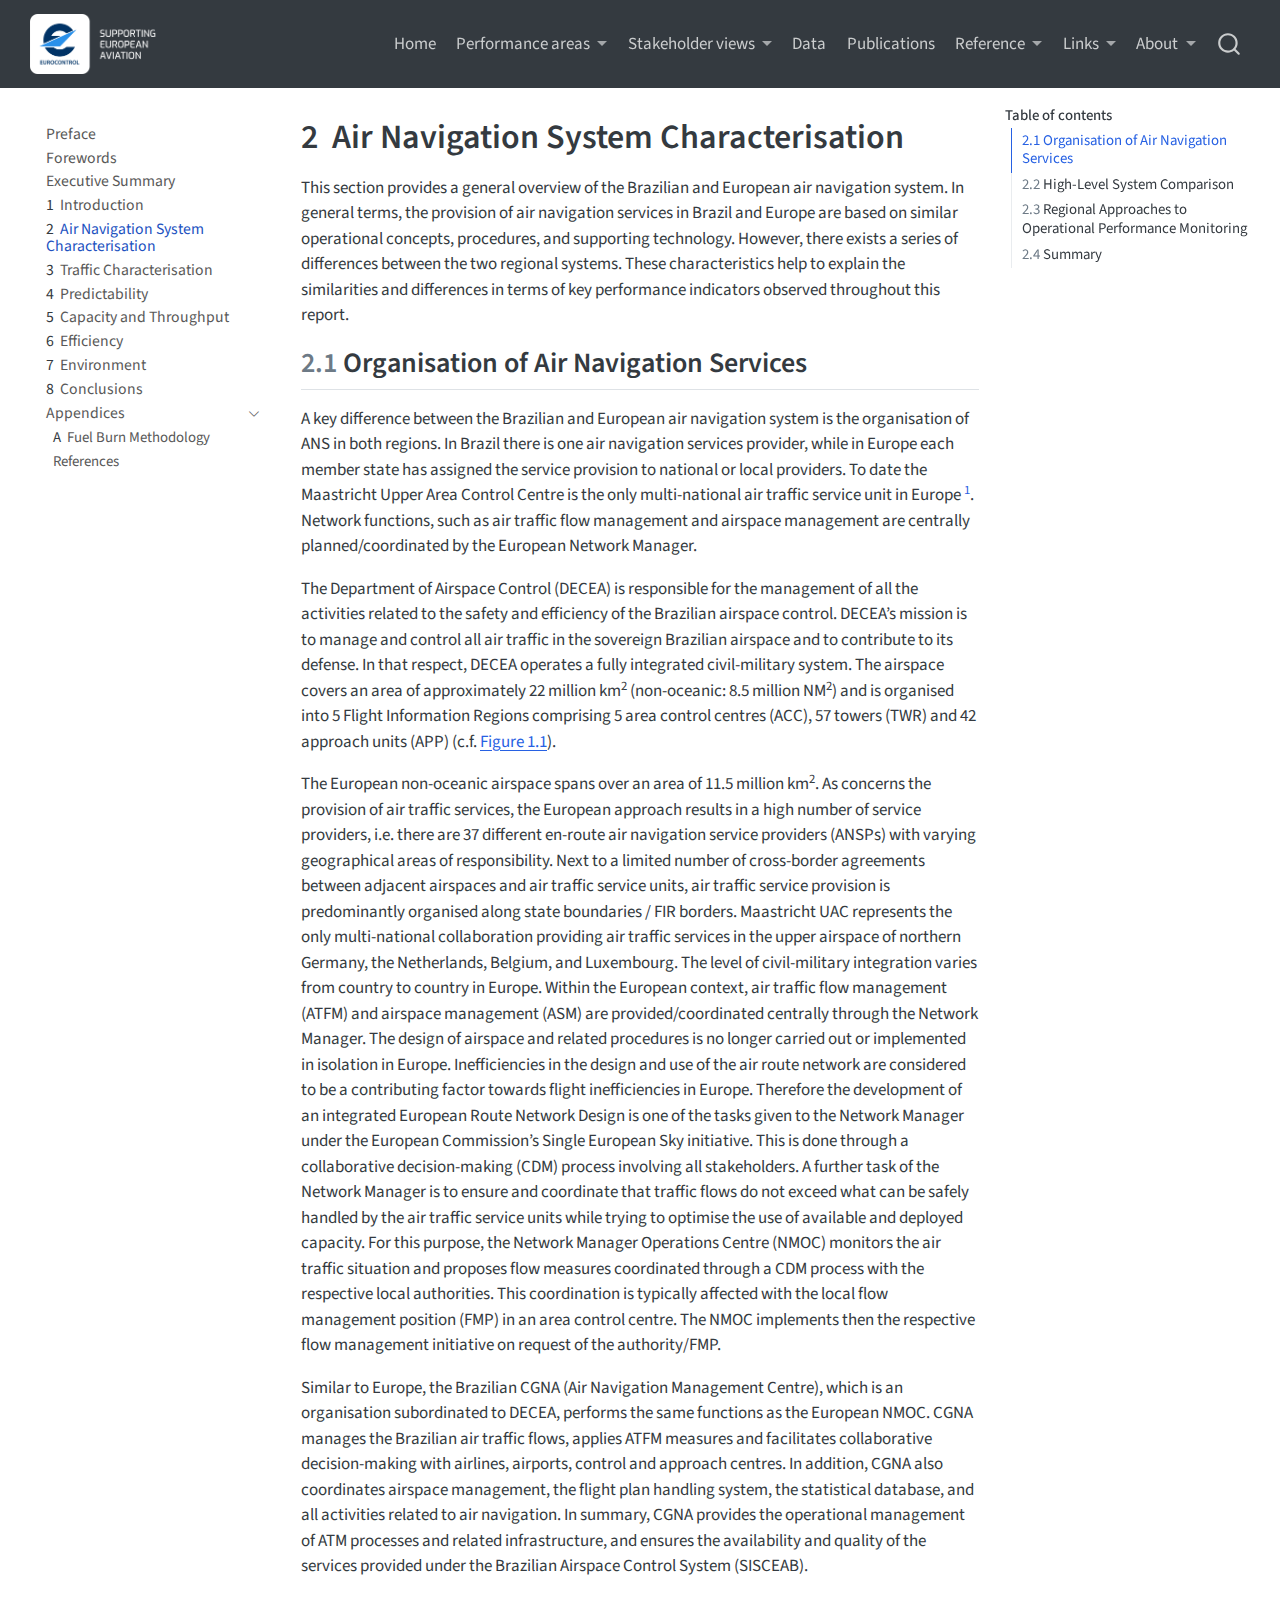
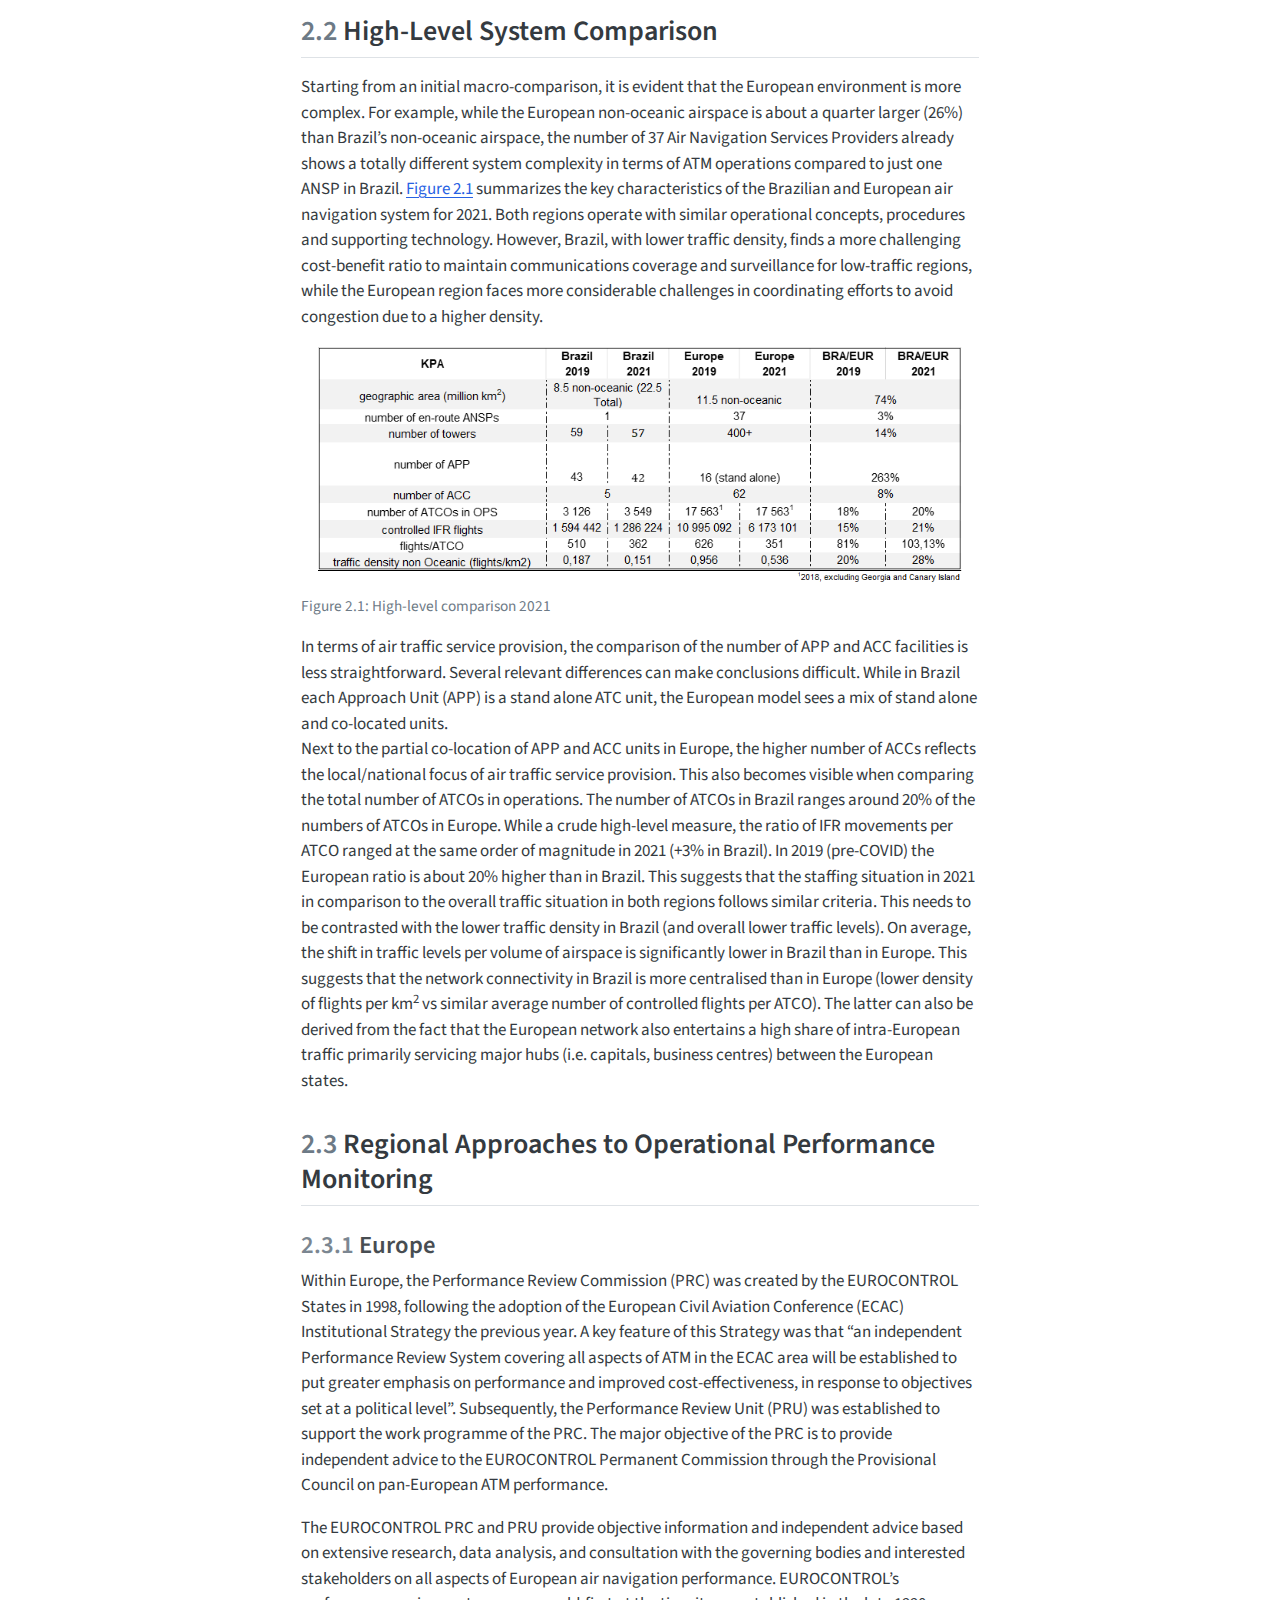
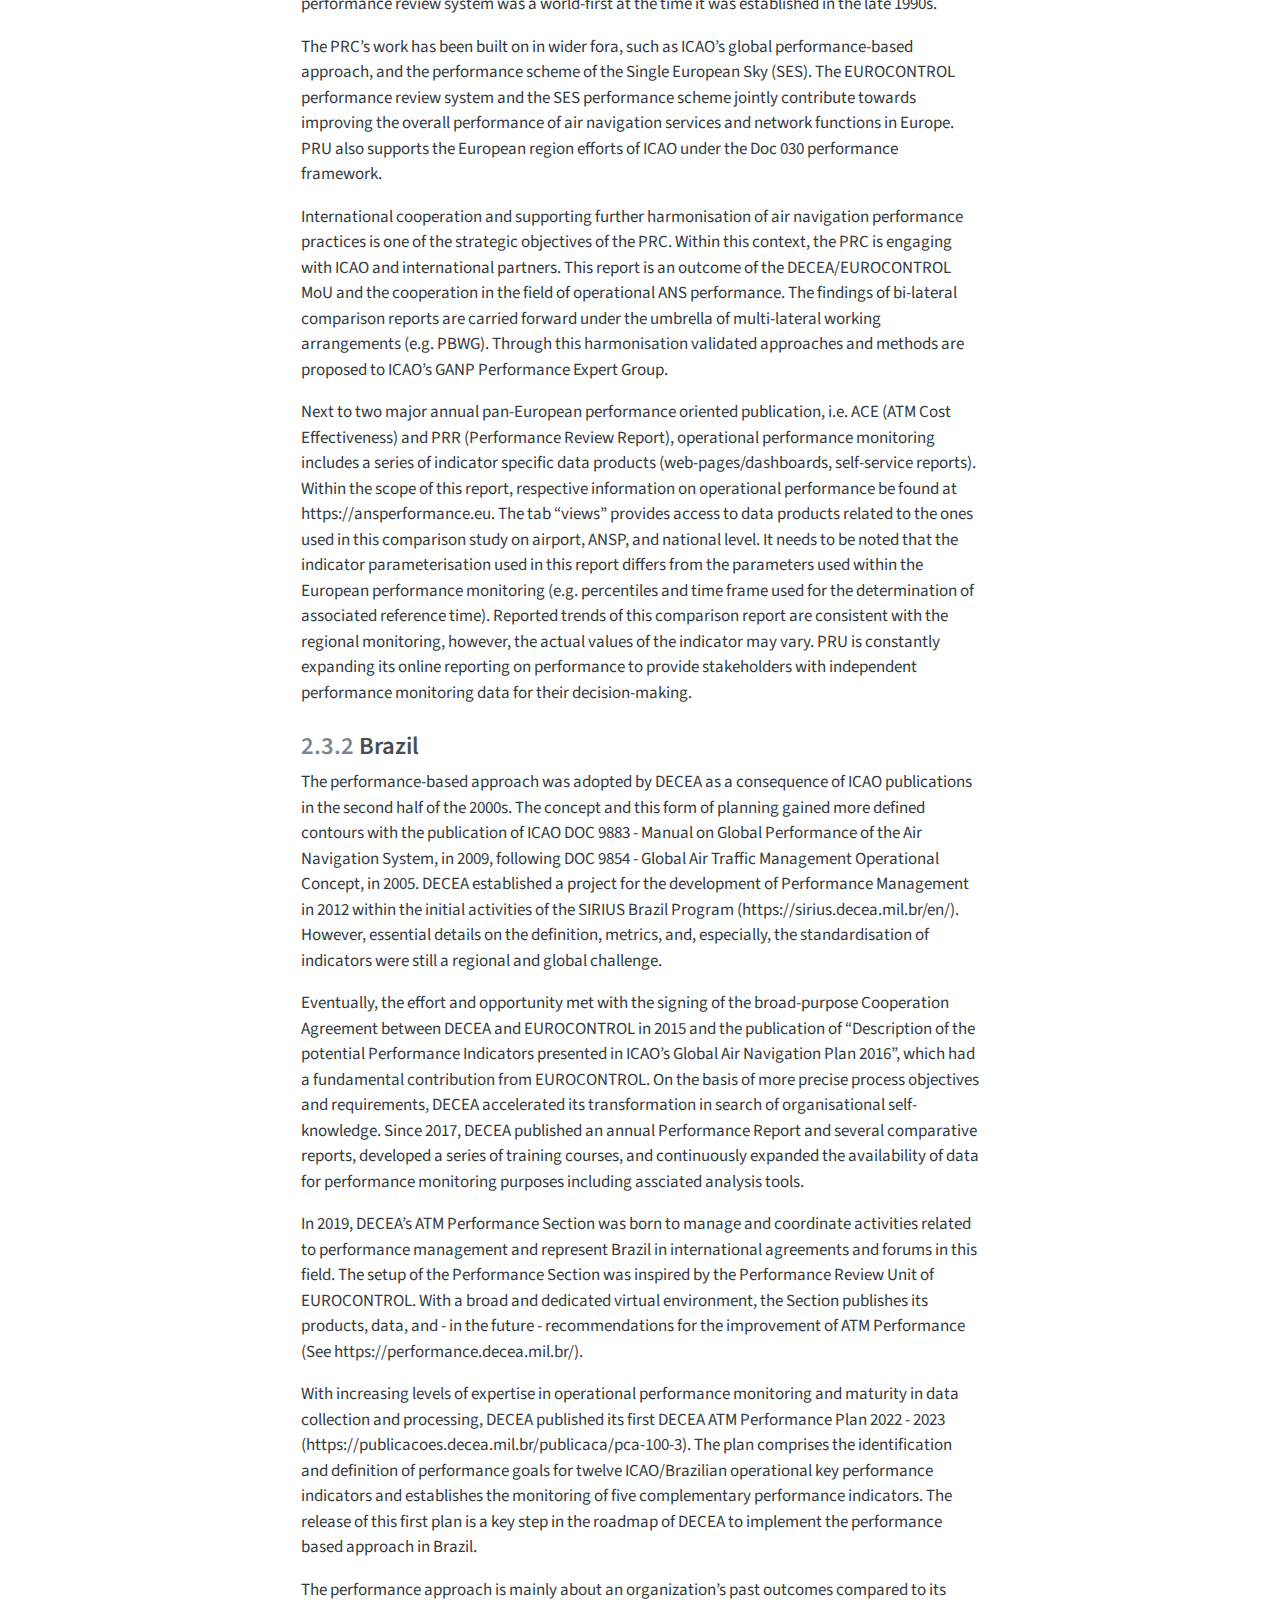
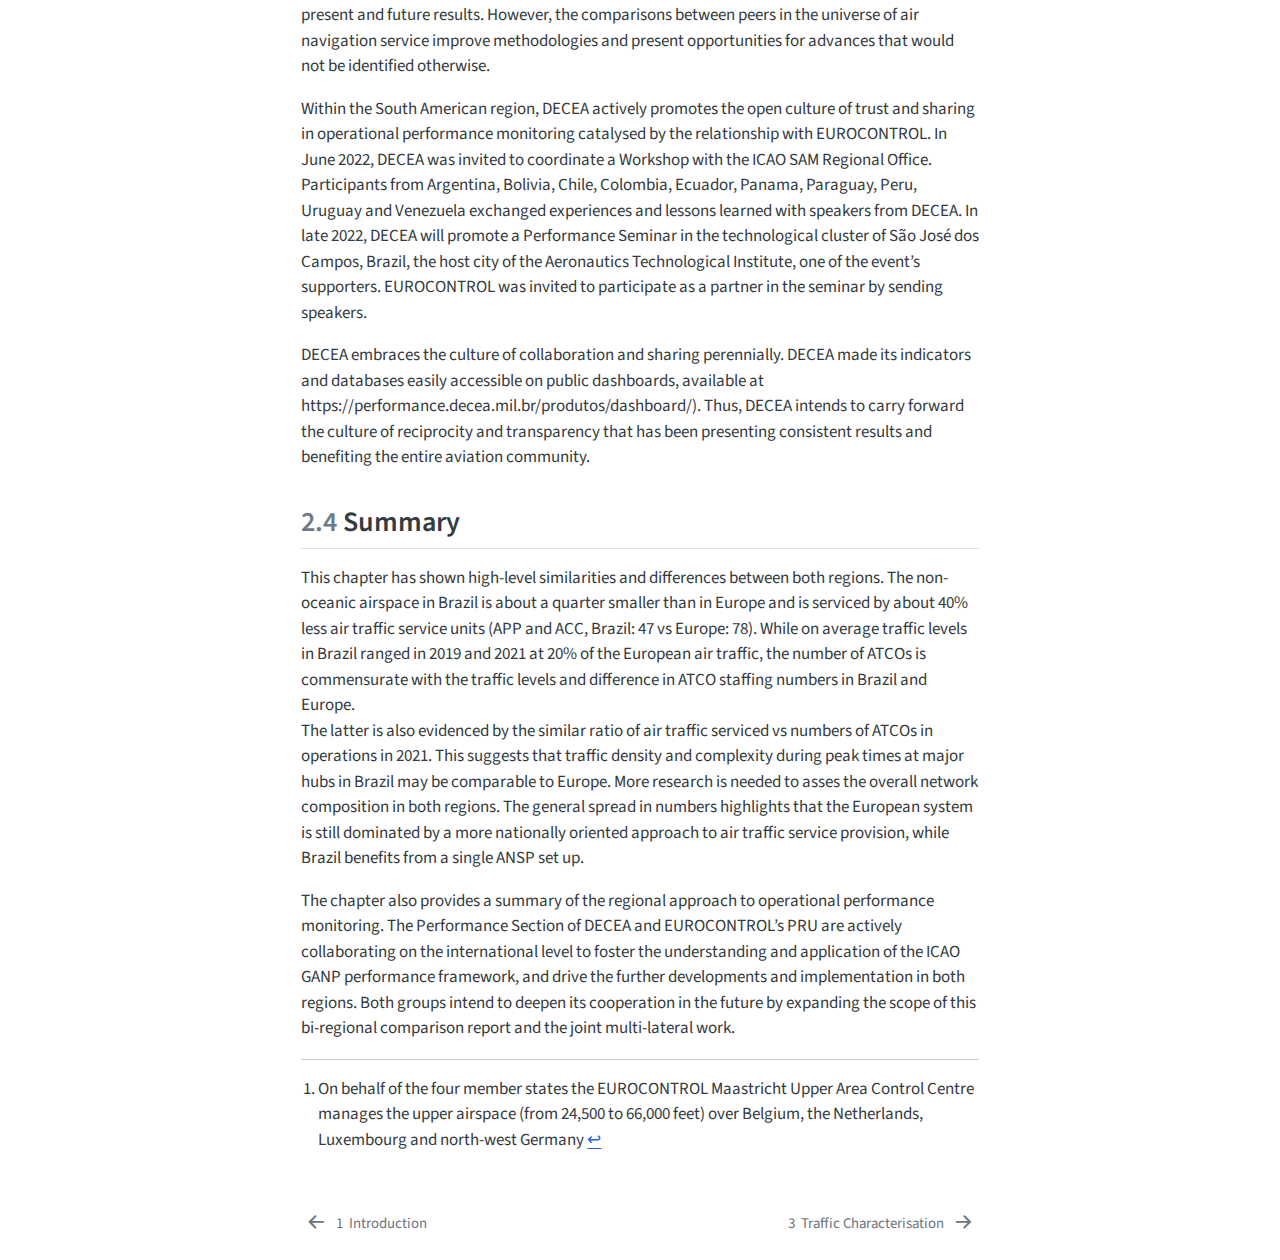
<file: docs/02-system-overview.html>
<!DOCTYPE html>
<html xmlns="http://www.w3.org/1999/xhtml" lang="en" xml:lang="en"><head>

<meta charset="utf-8">
<meta name="generator" content="quarto-1.6.39">

<meta name="viewport" content="width=device-width, initial-scale=1.0, user-scalable=yes">


<title>2&nbsp; Air Navigation System Characterisation – Brazil/Europe Comparison of Operational ANS Performance</title>
<style>
code{white-space: pre-wrap;}
span.smallcaps{font-variant: small-caps;}
div.columns{display: flex; gap: min(4vw, 1.5em);}
div.column{flex: auto; overflow-x: auto;}
div.hanging-indent{margin-left: 1.5em; text-indent: -1.5em;}
ul.task-list{list-style: none;}
ul.task-list li input[type="checkbox"] {
  width: 0.8em;
  margin: 0 0.8em 0.2em -1em; /* quarto-specific, see https://github.com/quarto-dev/quarto-cli/issues/4556 */ 
  vertical-align: middle;
}
</style>


<script src="site_libs/quarto-nav/quarto-nav.js"></script>
<script src="site_libs/quarto-nav/headroom.min.js"></script>
<script src="site_libs/clipboard/clipboard.min.js"></script>
<script src="site_libs/quarto-search/autocomplete.umd.js"></script>
<script src="site_libs/quarto-search/fuse.min.js"></script>
<script src="site_libs/quarto-search/quarto-search.js"></script>
<meta name="quarto:offset" content="./">
<link href="./03-traffic-characterisation.html" rel="next">
<link href="./01-intro.html" rel="prev">
<script src="site_libs/quarto-html/quarto.js"></script>
<script src="site_libs/quarto-html/popper.min.js"></script>
<script src="site_libs/quarto-html/tippy.umd.min.js"></script>
<script src="site_libs/quarto-html/anchor.min.js"></script>
<link href="site_libs/quarto-html/tippy.css" rel="stylesheet">
<link href="site_libs/quarto-html/quarto-syntax-highlighting-e26003cea8cd680ca0c55a263523d882.css" rel="stylesheet" id="quarto-text-highlighting-styles">
<script src="site_libs/bootstrap/bootstrap.min.js"></script>
<link href="site_libs/bootstrap/bootstrap-icons.css" rel="stylesheet">
<link href="site_libs/bootstrap/bootstrap-094b2ac33dd8b996e7c9015af1b1259d.min.css" rel="stylesheet" append-hash="true" id="quarto-bootstrap" data-mode="light">
<script src="site_libs/quarto-contrib/iconify-3.0.0/iconify-icon.min.js"></script>
<script id="quarto-search-options" type="application/json">{
  "location": "navbar",
  "copy-button": false,
  "collapse-after": 3,
  "panel-placement": "end",
  "type": "overlay",
  "limit": 50,
  "keyboard-shortcut": [
    "f",
    "/",
    "s"
  ],
  "show-item-context": false,
  "language": {
    "search-no-results-text": "No results",
    "search-matching-documents-text": "matching documents",
    "search-copy-link-title": "Copy link to search",
    "search-hide-matches-text": "Hide additional matches",
    "search-more-match-text": "more match in this document",
    "search-more-matches-text": "more matches in this document",
    "search-clear-button-title": "Clear",
    "search-text-placeholder": "",
    "search-detached-cancel-button-title": "Cancel",
    "search-submit-button-title": "Submit",
    "search-label": "Search"
  }
}</script>
<link rel="stylesheet" href="https://cdnjs.cloudflare.com/ajax/libs/font-awesome/5.15.4/css/all.min.css">
<style>
  .navbar-logo {
    max-height: 60px;
  }
</style>
<style>
/* Styles added by the columns.lua pandoc filter */
  .columns :first-child {margin-top: 0;}
  .column-span + * {margin-top: 0;}
</style>


</head>

<body class="nav-sidebar floating nav-fixed">

<div id="quarto-search-results"></div>
  <header id="quarto-header" class="headroom fixed-top">
    <nav class="navbar navbar-expand-lg " data-bs-theme="dark">
      <div class="navbar-container container-fluid">
      <div class="navbar-brand-container mx-auto">
    <a href="./index.html" class="navbar-brand navbar-brand-logo">
    <img src="./media/EUROCONTROL-logo-standard-rgb.png" alt="" class="navbar-logo">
    </a>
  </div>
            <div id="quarto-search" class="" title="Search"></div>
          <button class="navbar-toggler" type="button" data-bs-toggle="collapse" data-bs-target="#navbarCollapse" aria-controls="navbarCollapse" role="menu" aria-expanded="false" aria-label="Toggle navigation" onclick="if (window.quartoToggleHeadroom) { window.quartoToggleHeadroom(); }">
  <span class="navbar-toggler-icon"></span>
</button>
          <div class="collapse navbar-collapse" id="navbarCollapse">
            <ul class="navbar-nav navbar-nav-scroll ms-auto">
  <li class="nav-item">
    <a class="nav-link" href="https://ansperformance.eu/"> 
<span class="menu-text">Home</span></a>
  </li>  
  <li class="nav-item dropdown ">
    <a class="nav-link dropdown-toggle" href="#" id="nav-menu-performance-areas" role="link" data-bs-toggle="dropdown" aria-expanded="false">
 <span class="menu-text">Performance areas</span>
    </a>
    <ul class="dropdown-menu dropdown-menu-end" aria-labelledby="nav-menu-performance-areas">    
        <li>
    <a class="dropdown-item" href="https://www.eurocontrol.int/Economics/BalancedScorecard.html">
 <span class="dropdown-text"><iconify-icon role="img" inline="" icon="fa6-solid:th" aria-label="Icon th from fa6-solid Iconify.design set." title="Icon th from fa6-solid Iconify.design set."></iconify-icon>&nbsp;Balanced scorecard</span></a>
  </li>  
        <li>
    <a class="dropdown-item" href="https://ansperformance.eu/traffic/">
 <span class="dropdown-text"><iconify-icon role="img" inline="" icon="fa6-solid:plane-departure" aria-label="Icon plane-departure from fa6-solid Iconify.design set." title="Icon plane-departure from fa6-solid Iconify.design set."></iconify-icon>&nbsp;Traffic</span></a>
  </li>  
        <li>
    <a class="dropdown-item" href="https://www.eurocontrol.int/Economics/DailyTrafficVariation-States.html">
 <span class="dropdown-text">&nbsp;&nbsp;&nbsp;&nbsp;<span style="font-weight: normal">Daily traffic dashboard</span></span></a>
  </li>  
        <li>
    <a class="dropdown-item" href="https://www.eurocontrol.int/ServiceUnits/Dashboard/EnRouteMainDashboard.html">
 <span class="dropdown-text">&nbsp;&nbsp;&nbsp;<span style="font-weight: normal">Service units</span></span></a>
  </li>  
        <li>
    <a class="dropdown-item" href="https://ansperformance.eu/traffic/statfor/">
 <span class="dropdown-text">&nbsp;&nbsp;&nbsp;<span style="font-weight: normal">Traffic forecast</span></span></a>
  </li>  
        <li>
    <a class="dropdown-item" href="https://ansperformance.eu/traffic/punctuality/">
 <span class="dropdown-text"><iconify-icon role="img" inline="" icon="fa6-solid:calendar" aria-label="Icon calendar from fa6-solid Iconify.design set." title="Icon calendar from fa6-solid Iconify.design set."></iconify-icon>&nbsp;Punctuality</span></a>
  </li>  
        <li>
    <a class="dropdown-item" href="https://www.eurocontrol.int/Economics/DailyPunctuality-States.html">
 <span class="dropdown-text">&nbsp;&nbsp;&nbsp;&nbsp;<span style="font-weight: normal">Daily punctuality dashboard</span></span></a>
  </li>  
        <li>
    <a class="dropdown-item" href="https://ansperformance.eu/traffic/punctuality/#eurocontrol-area-network-view-1">
 <span class="dropdown-text">&nbsp;&nbsp;&nbsp;<span style="font-weight: normal">Network punctuality</span></span></a>
  </li>  
        <li>
    <a class="dropdown-item" href="https://ansperformance.eu/traffic/punctuality/#state-view-1">
 <span class="dropdown-text">&nbsp;&nbsp;&nbsp;<span style="font-weight: normal">State &amp; airport punctuality</span></span></a>
  </li>  
        <li>
    <a class="dropdown-item" href="https://ansperformance.eu/capacity/">
 <span class="dropdown-text"><iconify-icon role="img" inline="" icon="fa6-solid:clock" aria-label="Icon clock from fa6-solid Iconify.design set." title="Icon clock from fa6-solid Iconify.design set."></iconify-icon>&nbsp;En-route &amp; airport delays</span></a>
  </li>  
        <li>
    <a class="dropdown-item" href="https://www.eurocontrol.int/Economics/DailyDelay-States.html">
 <span class="dropdown-text">&nbsp;&nbsp;&nbsp;&nbsp;<span style="font-weight: normal">Daily ATFM delays dashboard</span></span></a>
  </li>  
        <li>
    <a class="dropdown-item" href="https://ansperformance.eu/capacity/atfm_ert/">
 <span class="dropdown-text">&nbsp;&nbsp;&nbsp;<span style="font-weight: normal">En-route ATFM delays</span></span></a>
  </li>  
        <li>
    <a class="dropdown-item" href="https://ansperformance.eu/capacity/atfm_apt/">
 <span class="dropdown-text">&nbsp;&nbsp;&nbsp;<span style="font-weight: normal">Airport ATFM delays</span></span></a>
  </li>  
        <li>
    <a class="dropdown-item" href="https://ansperformance.eu/capacity/tot_dly">
 <span class="dropdown-text">&nbsp;&nbsp;&nbsp;<span style="font-weight: normal">All-causes delays</span></span></a>
  </li>  
        <li>
    <a class="dropdown-item" href="https://ansperformance.eu/efficiency/">
 <span class="dropdown-text"><iconify-icon role="img" inline="" icon="fa6-solid:leaf" aria-label="Icon leaf from fa6-solid Iconify.design set." title="Icon leaf from fa6-solid Iconify.design set."></iconify-icon>&nbsp;Efficiency &amp; environment</span></a>
  </li>  
        <li>
    <a class="dropdown-item" href="https://ansperformance.eu/efficiency/emissions/">
 <span class="dropdown-text">&nbsp;&nbsp;&nbsp;<span style="font-weight: normal">CO<sub>2</sub> emissions</span></span></a>
  </li>  
        <li>
    <a class="dropdown-item" href="https://ansperformance.eu/efficiency/hfe/">
 <span class="dropdown-text">&nbsp;&nbsp;&nbsp;<span style="font-weight: normal">Horizontal flight efficiency</span></span></a>
  </li>  
        <li>
    <a class="dropdown-item" href="https://ansperformance.eu/efficiency/vfe/">
 <span class="dropdown-text">&nbsp;&nbsp;&nbsp;<span style="font-weight: normal">Vertical flight efficiency</span></span></a>
  </li>  
        <li>
    <a class="dropdown-item" href="https://ansperformance.eu/efficiency/asma/">
 <span class="dropdown-text">&nbsp;&nbsp;&nbsp;<span style="font-weight: normal">Terminal holdings</span></span></a>
  </li>  
        <li>
    <a class="dropdown-item" href="https://ansperformance.eu/efficiency/taxiout/">
 <span class="dropdown-text">&nbsp;&nbsp;&nbsp;<span style="font-weight: normal">Taxi-out</span></span></a>
  </li>  
        <li>
    <a class="dropdown-item" href="https://ansperformance.eu/efficiency/taxiin/">
 <span class="dropdown-text">&nbsp;&nbsp;&nbsp;<span style="font-weight: normal">Taxi-in</span></span></a>
  </li>  
        <li>
    <a class="dropdown-item" href="https://ansperformance.eu/economics/">
 <span class="dropdown-text"><iconify-icon role="img" inline="" icon="fa6-solid:euro-sign" aria-label="Icon euro-sign from fa6-solid Iconify.design set." title="Icon euro-sign from fa6-solid Iconify.design set."></iconify-icon>&nbsp;Economics</span></a>
  </li>  
        <li>
    <a class="dropdown-item" href="https://ansperformance.eu/economics/ace-overview/">
 <span class="dropdown-text">&nbsp;&nbsp;&nbsp;<span style="font-weight: normal">ATM cost-effectiveness (ACE)</span></span></a>
  </li>  
        <li>
    <a class="dropdown-item" href="https://www.eurocontrol.int/ServiceUnits/Dashboard/EnRouteUnitRates.html">
 <span class="dropdown-text">&nbsp;&nbsp;&nbsp;<span style="font-weight: normal">Unit rates and costs</span></span></a>
  </li>  
        <li>
    <a class="dropdown-item" href="https://www.eurocontrol.int/ServiceUnits/Dashboard/EnRouteMainDashboard.html">
 <span class="dropdown-text">&nbsp;&nbsp;&nbsp;<span style="font-weight: normal">Service units</span></span></a>
  </li>  
        <li>
    <a class="dropdown-item" href="https://ansperformance.eu/economics/finance/">
 <span class="dropdown-text">&nbsp;&nbsp;&nbsp;<span style="font-weight: normal">ANSPs financial dashboard</span></span></a>
  </li>  
        <li>
    <a class="dropdown-item" href="https://ansperformance.eu/economics/cba/">
 <span class="dropdown-text">&nbsp;&nbsp;&nbsp;<span style="font-weight: normal">Standard Inputs for Economic Analyses</span></span></a>
  </li>  
    </ul>
  </li>
  <li class="nav-item dropdown ">
    <a class="nav-link dropdown-toggle" href="#" id="nav-menu-stakeholder-views" role="link" data-bs-toggle="dropdown" aria-expanded="false">
 <span class="menu-text">Stakeholder views</span>
    </a>
    <ul class="dropdown-menu dropdown-menu-end" aria-labelledby="nav-menu-stakeholder-views">    
        <li>
    <a class="dropdown-item" href="https://ansperformance.eu/dashboard/stakeholder/airport/">
 <span class="dropdown-text"><iconify-icon role="img" inline="" icon="fa6-solid:plane-arrival" aria-label="Icon plane-arrival from fa6-solid Iconify.design set." title="Icon plane-arrival from fa6-solid Iconify.design set."></iconify-icon>&nbsp;Airports</span></a>
  </li>  
        <li>
    <a class="dropdown-item" href="https://ansperformance.eu/dashboard/stakeholder/ansp/">
 <span class="dropdown-text"><iconify-icon role="img" inline="" icon="fa6-solid:compass" aria-label="Icon compass from fa6-solid Iconify.design set." title="Icon compass from fa6-solid Iconify.design set."></iconify-icon>&nbsp;Air navigation service provider</span></a>
  </li>  
        <li>
    <a class="dropdown-item" href="https://ansperformance.eu/dashboard/stakeholder/state/">
 <span class="dropdown-text"><iconify-icon role="img" inline="" icon="fa6-solid:globe" aria-label="Icon globe from fa6-solid Iconify.design set." title="Icon globe from fa6-solid Iconify.design set."></iconify-icon>&nbsp;States</span></a>
  </li>  
    </ul>
  </li>
  <li class="nav-item">
    <a class="nav-link" href="https://ansperformance.eu/data/"> 
<span class="menu-text">Data</span></a>
  </li>  
  <li class="nav-item">
    <a class="nav-link" href="https://ansperformance.eu/publications/"> 
<span class="menu-text">Publications</span></a>
  </li>  
  <li class="nav-item dropdown ">
    <a class="nav-link dropdown-toggle" href="#" id="nav-menu-reference" role="link" data-bs-toggle="dropdown" aria-expanded="false">
 <span class="menu-text">Reference</span>
    </a>
    <ul class="dropdown-menu dropdown-menu-end" aria-labelledby="nav-menu-reference">    
        <li>
    <a class="dropdown-item" href="https://ansperformance.eu/definition/">
 <span class="dropdown-text"><iconify-icon role="img" inline="" icon="fa6-solid:marker" aria-label="Icon marker from fa6-solid Iconify.design set." title="Icon marker from fa6-solid Iconify.design set."></iconify-icon>&nbsp;Definitions</span></a>
  </li>  
        <li>
    <a class="dropdown-item" href="https://ansperformance.eu/methodology/">
 <span class="dropdown-text"><iconify-icon role="img" inline="" icon="fa6-solid:wrench" aria-label="Icon wrench from fa6-solid Iconify.design set." title="Icon wrench from fa6-solid Iconify.design set."></iconify-icon>&nbsp;Methodology</span></a>
  </li>  
        <li>
    <a class="dropdown-item" href="https://ansperformance.eu/acronym/">
 <span class="dropdown-text"><iconify-icon role="img" inline="" icon="fa6-solid:quote-left" aria-label="Icon quote-left from fa6-solid Iconify.design set." title="Icon quote-left from fa6-solid Iconify.design set."></iconify-icon>&nbsp;Acronyms</span></a>
  </li>  
        <li>
    <a class="dropdown-item" href="https://ansperformance.eu/bibliography/">
 <span class="dropdown-text"><iconify-icon role="img" inline="" icon="fa6-solid:book" aria-label="Icon book from fa6-solid Iconify.design set." title="Icon book from fa6-solid Iconify.design set."></iconify-icon>&nbsp;Bibliography</span></a>
  </li>  
    </ul>
  </li>
  <li class="nav-item dropdown ">
    <a class="nav-link dropdown-toggle" href="#" id="nav-menu-links" role="link" data-bs-toggle="dropdown" aria-expanded="false">
 <span class="menu-text">Links</span>
    </a>
    <ul class="dropdown-menu dropdown-menu-end" aria-labelledby="nav-menu-links">    
        <li>
    <a class="dropdown-item" href="https://www.eurocontrol.int/">
 <span class="dropdown-text">EUROCONTROL <i class="fas fa-xs fa-external-link-alt"></i></span></a>
  </li>  
        <li>
    <a class="dropdown-item" href="https://www.eurocontrol.int/prudata/dashboard/">
 <span class="dropdown-text">Single European Sky (SES) portal <i class="fas fa-xs fa-external-link-alt"></i></span></a>
  </li>  
        <li>
    <a class="dropdown-item" href="https://www4.icao.int/ganpportal/">
 <span class="dropdown-text">ICAO GANP <i class="fas fa-xs fa-external-link-alt"></i></span></a>
  </li>  
        <li>
    <a class="dropdown-item" href="https://ext.eurocontrol.int/connectivity_web/from">
 <span class="dropdown-text">Connectivity dashboard <i class="fas fa-xs fa-external-link-alt"></i></span></a>
  </li>  
        <li>
    <a class="dropdown-item" href="https://ansperformance.eu/transformation/">
 <span class="dropdown-text">PRC Transformation Strategy</span></a>
  </li>  
        <li>
    <a class="dropdown-item" href="https://opdi.aero">
 <span class="dropdown-text">PRC Open Performance Data Initiative</span></a>
  </li>  
    </ul>
  </li>
  <li class="nav-item dropdown ">
    <a class="nav-link dropdown-toggle" href="#" id="nav-menu-about" role="link" data-bs-toggle="dropdown" aria-expanded="false">
 <span class="menu-text">About</span>
    </a>
    <ul class="dropdown-menu dropdown-menu-end" aria-labelledby="nav-menu-about">    
        <li>
    <a class="dropdown-item" href="https://ansperformance.eu/about/prc/">
 <span class="dropdown-text">About the PRC</span></a>
  </li>  
        <li>
    <a class="dropdown-item" href="https://ansperformance.eu/about/aiu/">
 <span class="dropdown-text">About the AIU</span></a>
  </li>  
        <li>
    <a class="dropdown-item" href="https://ansperformance.eu/about/us/">
 <span class="dropdown-text">About the PRU</span></a>
  </li>  
        <li>
    <a class="dropdown-item" href="https://ansperformance.eu/post/">
 <span class="dropdown-text">Release notes</span></a>
  </li>  
        <li>
    <a class="dropdown-item" href="https://ansperformance.eu/about/disclaimer/">
 <span class="dropdown-text">Disclaimer</span></a>
  </li>  
    </ul>
  </li>
</ul>
          </div> <!-- /navcollapse -->
            <div class="quarto-navbar-tools">
</div>
      </div> <!-- /container-fluid -->
    </nav>
  <nav class="quarto-secondary-nav">
    <div class="container-fluid d-flex">
      <button type="button" class="quarto-btn-toggle btn" data-bs-toggle="collapse" role="button" data-bs-target=".quarto-sidebar-collapse-item" aria-controls="quarto-sidebar" aria-expanded="false" aria-label="Toggle sidebar navigation" onclick="if (window.quartoToggleHeadroom) { window.quartoToggleHeadroom(); }">
        <i class="bi bi-layout-text-sidebar-reverse"></i>
      </button>
        <nav class="quarto-page-breadcrumbs" aria-label="breadcrumb"><ol class="breadcrumb"><li class="breadcrumb-item"><a href="./02-system-overview.html"><span class="chapter-number">2</span>&nbsp; <span class="chapter-title">Air Navigation System Characterisation</span></a></li></ol></nav>
        <a class="flex-grow-1" role="navigation" data-bs-toggle="collapse" data-bs-target=".quarto-sidebar-collapse-item" aria-controls="quarto-sidebar" aria-expanded="false" aria-label="Toggle sidebar navigation" onclick="if (window.quartoToggleHeadroom) { window.quartoToggleHeadroom(); }">      
        </a>
    </div>
  </nav>
</header>
<!-- content -->
<div id="quarto-content" class="quarto-container page-columns page-rows-contents page-layout-article page-navbar">
<!-- sidebar -->
  <nav id="quarto-sidebar" class="sidebar collapse collapse-horizontal quarto-sidebar-collapse-item sidebar-navigation floating overflow-auto">
    <div class="sidebar-menu-container"> 
    <ul class="list-unstyled mt-1">
        <li class="sidebar-item">
  <div class="sidebar-item-container"> 
  <a href="./index.html" class="sidebar-item-text sidebar-link">
 <span class="menu-text">Preface</span></a>
  </div>
</li>
        <li class="sidebar-item">
  <div class="sidebar-item-container"> 
  <a href="./00-front-matters.html" class="sidebar-item-text sidebar-link">
 <span class="menu-text">Forewords</span></a>
  </div>
</li>
        <li class="sidebar-item">
  <div class="sidebar-item-container"> 
  <a href="./00-executive.html" class="sidebar-item-text sidebar-link">
 <span class="menu-text">Executive Summary</span></a>
  </div>
</li>
        <li class="sidebar-item">
  <div class="sidebar-item-container"> 
  <a href="./01-intro.html" class="sidebar-item-text sidebar-link">
 <span class="menu-text"><span class="chapter-number">1</span>&nbsp; <span class="chapter-title">Introduction</span></span></a>
  </div>
</li>
        <li class="sidebar-item">
  <div class="sidebar-item-container"> 
  <a href="./02-system-overview.html" class="sidebar-item-text sidebar-link active">
 <span class="menu-text"><span class="chapter-number">2</span>&nbsp; <span class="chapter-title">Air Navigation System Characterisation</span></span></a>
  </div>
</li>
        <li class="sidebar-item">
  <div class="sidebar-item-container"> 
  <a href="./03-traffic-characterisation.html" class="sidebar-item-text sidebar-link">
 <span class="menu-text"><span class="chapter-number">3</span>&nbsp; <span class="chapter-title">Traffic Characterisation</span></span></a>
  </div>
</li>
        <li class="sidebar-item">
  <div class="sidebar-item-container"> 
  <a href="./04-predictability.html" class="sidebar-item-text sidebar-link">
 <span class="menu-text"><span class="chapter-number">4</span>&nbsp; <span class="chapter-title">Predictability</span></span></a>
  </div>
</li>
        <li class="sidebar-item">
  <div class="sidebar-item-container"> 
  <a href="./05-capacity.html" class="sidebar-item-text sidebar-link">
 <span class="menu-text"><span class="chapter-number">5</span>&nbsp; <span class="chapter-title">Capacity and Throughput</span></span></a>
  </div>
</li>
        <li class="sidebar-item">
  <div class="sidebar-item-container"> 
  <a href="./06-efficiency.html" class="sidebar-item-text sidebar-link">
 <span class="menu-text"><span class="chapter-number">6</span>&nbsp; <span class="chapter-title">Efficiency</span></span></a>
  </div>
</li>
        <li class="sidebar-item">
  <div class="sidebar-item-container"> 
  <a href="./07-environment.html" class="sidebar-item-text sidebar-link">
 <span class="menu-text"><span class="chapter-number">7</span>&nbsp; <span class="chapter-title">Environment</span></span></a>
  </div>
</li>
        <li class="sidebar-item">
  <div class="sidebar-item-container"> 
  <a href="./08-conclusions.html" class="sidebar-item-text sidebar-link">
 <span class="menu-text"><span class="chapter-number">8</span>&nbsp; <span class="chapter-title">Conclusions</span></span></a>
  </div>
</li>
        <li class="sidebar-item sidebar-item-section">
      <div class="sidebar-item-container"> 
            <a class="sidebar-item-text sidebar-link text-start" data-bs-toggle="collapse" data-bs-target="#quarto-sidebar-section-1" role="navigation" aria-expanded="true">
 <span class="menu-text">Appendices</span></a>
          <a class="sidebar-item-toggle text-start" data-bs-toggle="collapse" data-bs-target="#quarto-sidebar-section-1" role="navigation" aria-expanded="true" aria-label="Toggle section">
            <i class="bi bi-chevron-right ms-2"></i>
          </a> 
      </div>
      <ul id="quarto-sidebar-section-1" class="collapse list-unstyled sidebar-section depth1 show">  
          <li class="sidebar-item">
  <div class="sidebar-item-container"> 
  <a href="./90-back-matters.html" class="sidebar-item-text sidebar-link">
 <span class="menu-text"><span class="chapter-number">A</span>&nbsp; <span class="chapter-title">Fuel Burn Methodology</span></span></a>
  </div>
</li>
          <li class="sidebar-item">
  <div class="sidebar-item-container"> 
  <a href="./references.html" class="sidebar-item-text sidebar-link">
 <span class="menu-text">References</span></a>
  </div>
</li>
      </ul>
  </li>
    </ul>
    </div>
</nav>
<div id="quarto-sidebar-glass" class="quarto-sidebar-collapse-item" data-bs-toggle="collapse" data-bs-target=".quarto-sidebar-collapse-item"></div>
<!-- margin-sidebar -->
    <div id="quarto-margin-sidebar" class="sidebar margin-sidebar">
        <nav id="TOC" role="doc-toc" class="toc-active">
    <h2 id="toc-title">Table of contents</h2>
   
  <ul>
  <li><a href="#organisation-of-air-navigation-services" id="toc-organisation-of-air-navigation-services" class="nav-link active" data-scroll-target="#organisation-of-air-navigation-services"><span class="header-section-number">2.1</span> Organisation of Air Navigation Services</a></li>
  <li><a href="#high-level-system-comparison" id="toc-high-level-system-comparison" class="nav-link" data-scroll-target="#high-level-system-comparison"><span class="header-section-number">2.2</span> High-Level System Comparison</a></li>
  <li><a href="#regional-approaches-to-operational-performance-monitoring" id="toc-regional-approaches-to-operational-performance-monitoring" class="nav-link" data-scroll-target="#regional-approaches-to-operational-performance-monitoring"><span class="header-section-number">2.3</span> Regional Approaches to Operational Performance Monitoring</a>
  <ul class="collapse">
  <li><a href="#europe" id="toc-europe" class="nav-link" data-scroll-target="#europe"><span class="header-section-number">2.3.1</span> Europe</a></li>
  <li><a href="#brazil" id="toc-brazil" class="nav-link" data-scroll-target="#brazil"><span class="header-section-number">2.3.2</span> Brazil</a></li>
  </ul></li>
  <li><a href="#summary" id="toc-summary" class="nav-link" data-scroll-target="#summary"><span class="header-section-number">2.4</span> Summary</a></li>
  </ul>
</nav>
    </div>
<!-- main -->
<main class="content" id="quarto-document-content">

<header id="title-block-header" class="quarto-title-block default">
<div class="quarto-title">
<h1 class="title"><span class="chapter-number">2</span>&nbsp; <span class="chapter-title">Air Navigation System Characterisation</span></h1>
</div>



<div class="quarto-title-meta">

    
  
    
  </div>
  


</header>


<p>This section provides a general overview of the Brazilian and European air navigation system. In general terms, the provision of air navigation services in Brazil and Europe are based on similar operational concepts, procedures, and supporting technology. However, there exists a series of differences between the two regional systems. These characteristics help to explain the similarities and differences in terms of key performance indicators observed throughout this report.</p>
<section id="organisation-of-air-navigation-services" class="level2" data-number="2.1">
<h2 data-number="2.1" class="anchored" data-anchor-id="organisation-of-air-navigation-services"><span class="header-section-number">2.1</span> Organisation of Air Navigation Services</h2>
<p>A key difference between the Brazilian and European air navigation system is the organisation of ANS in both regions. In Brazil there is one air navigation services provider, while in Europe each member state has assigned the service provision to national or local providers. To date the Maastricht Upper Area Control Centre is the only multi-national air traffic service unit in Europe <a href="#fn1" class="footnote-ref" id="fnref1" role="doc-noteref"><sup>1</sup></a>. Network functions, such as air traffic flow management and airspace management are centrally planned/coordinated by the European Network Manager.</p>
<p>The Department of Airspace Control (DECEA) is responsible for the management of all the activities related to the safety and efficiency of the Brazilian airspace control. DECEA’s mission is to manage and control all air traffic in the sovereign Brazilian airspace and to contribute to its defense. In that respect, DECEA operates a fully integrated civil-military system. The airspace covers an area of approximately 22 million km<sup>2</sup> (non-oceanic: 8.5 million NM<sup>2</sup>) and is organised into 5 Flight Information Regions comprising 5 area control centres (ACC), 57 towers (TWR) and 42 approach units (APP) (c.f. <a href="01-intro.html#fig-BRA-airspace" class="quarto-xref">Figure&nbsp;<span>1.1</span></a>).</p>
<p>The European non-oceanic airspace spans over an area of 11.5 million km<sup>2</sup>. As concerns the provision of air traffic services, the European approach results in a high number of service providers, i.e.&nbsp;there are 37 different en-route air navigation service providers (ANSPs) with varying geographical areas of responsibility. Next to a limited number of cross-border agreements between adjacent airspaces and air traffic service units, air traffic service provision is predominantly organised along state boundaries / FIR borders. Maastricht UAC represents the only multi-national collaboration providing air traffic services in the upper airspace of northern Germany, the Netherlands, Belgium, and Luxembourg. The level of civil-military integration varies from country to country in Europe. Within the European context, air traffic flow management (ATFM) and airspace management (ASM) are provided/coordinated centrally through the Network Manager. The design of airspace and related procedures is no longer carried out or implemented in isolation in Europe. Inefficiencies in the design and use of the air route network are considered to be a contributing factor towards flight inefficiencies in Europe. Therefore the development of an integrated European Route Network Design is one of the tasks given to the Network Manager under the European Commission’s Single European Sky initiative. This is done through a collaborative decision-making (CDM) process involving all stakeholders. A further task of the Network Manager is to ensure and coordinate that traffic flows do not exceed what can be safely handled by the air traffic service units while trying to optimise the use of available and deployed capacity. For this purpose, the Network Manager Operations Centre (NMOC) monitors the air traffic situation and proposes flow measures coordinated through a CDM process with the respective local authorities. This coordination is typically affected with the local flow management position (FMP) in an area control centre. The NMOC implements then the respective flow management initiative on request of the authority/FMP.</p>
<p>Similar to Europe, the Brazilian CGNA (Air Navigation Management Centre), which is an organisation subordinated to DECEA, performs the same functions as the European NMOC. CGNA manages the Brazilian air traffic flows, applies ATFM measures and facilitates collaborative decision-making with airlines, airports, control and approach centres. In addition, CGNA also coordinates airspace management, the flight plan handling system, the statistical database, and all activities related to air navigation. In summary, CGNA provides the operational management of <!-- sounds a bit odd: the current actions of the --> ATM processes and related infrastructure, and ensures the availability and quality of the services provided under the Brazilian Airspace Control System (SISCEAB).</p>
</section>
<section id="high-level-system-comparison" class="level2" data-number="2.2">
<h2 data-number="2.2" class="anchored" data-anchor-id="high-level-system-comparison"><span class="header-section-number">2.2</span> High-Level System Comparison</h2>
<p>Starting from an initial macro-comparison, it is evident that the European environment is more complex. For example, while the European non-oceanic airspace is about a quarter larger (26%) than Brazil’s non-oceanic airspace, the number of 37 Air Navigation Services Providers already shows a totally different system complexity in terms of ATM operations compared to just one ANSP in Brazil. <a href="#fig-test" class="quarto-xref">Figure&nbsp;<span>2.1</span></a> summarizes the key characteristics of the Brazilian and European air navigation system for 2021. Both regions operate with similar operational concepts, procedures and supporting technology. However, Brazil, with lower traffic density, finds a more challenging cost-benefit ratio to maintain communications coverage and surveillance for low-traffic regions, while the European region faces more considerable challenges in coordinating efforts to avoid congestion due to a higher density.</p>
<!--
Quarto detects whether output is figure or table. This means we cannot use "fake" labels, i.e. tbl-test, and reference to them.
The workaround with injecting a figure into a table works, but is lest appealing.
Reverted to using proper labels with figure environment.

TODO: work out / reproduce the table with gt or flextable to make use of cross-references.
-->
<div class="cell">
<div class="cell-output-display">
<div id="fig-test" class="quarto-float quarto-figure quarto-figure-center anchored">
<figure class="quarto-float quarto-float-fig figure">
<div aria-describedby="fig-test-caption-0ceaefa1-69ba-4598-a22c-09a6ac19f8ca">
<img src="./figures/Summary_Table_2021_Sep23.png" class="img-fluid figure-img" style="width:95.0%">
</div>
<figcaption class="quarto-float-caption-bottom quarto-float-caption quarto-float-fig" id="fig-test-caption-0ceaefa1-69ba-4598-a22c-09a6ac19f8ca">
Figure&nbsp;2.1: High-level comparison 2021
</figcaption>
</figure>
</div>
</div>
</div>
<p>In terms of air traffic service provision, the comparison of the number of APP and ACC facilities is less straightforward. Several relevant differences can make conclusions difficult. While in Brazil each Approach Unit (APP) is a stand alone ATC unit, the European model sees a mix of stand alone and co-located units.<br>
Next to the partial co-location of APP and ACC units in Europe, the higher number of ACCs reflects the local/national focus of air traffic service provision. This also becomes visible when comparing the total number of ATCOs in operations. The number of ATCOs in Brazil ranges around 20% of the numbers of ATCOs in Europe. While a crude high-level measure, the ratio of IFR movements per ATCO ranged at the same order of magnitude in 2021 (+3% in Brazil). In 2019 (pre-COVID) the European ratio is about 20% higher than in Brazil. This suggests that the staffing situation in 2021 in comparison to the overall traffic situation in both regions follows similar criteria. This needs to be contrasted with the lower traffic density in Brazil (and overall lower traffic levels). On average, the shift in traffic levels per volume of airspace is significantly lower in Brazil than in Europe. This suggests that the network connectivity in Brazil is more centralised than in Europe (lower density of flights per km<sup>2</sup> vs similar average number of controlled flights per ATCO). The latter can also be derived from the fact that the European network also entertains a high share of intra-European traffic primarily servicing major hubs (i.e.&nbsp;capitals, business centres) between the European states.</p>
</section>
<section id="regional-approaches-to-operational-performance-monitoring" class="level2" data-number="2.3">
<h2 data-number="2.3" class="anchored" data-anchor-id="regional-approaches-to-operational-performance-monitoring"><span class="header-section-number">2.3</span> Regional Approaches to Operational Performance Monitoring</h2>
<section id="europe" class="level3" data-number="2.3.1">
<h3 data-number="2.3.1" class="anchored" data-anchor-id="europe"><span class="header-section-number">2.3.1</span> Europe</h3>
<p>Within Europe, the Performance Review Commission (PRC) was created by the EUROCONTROL States in 1998, following the adoption of the European Civil Aviation Conference (ECAC) Institutional Strategy the previous year. A key feature of this Strategy was that “an independent Performance Review System covering all aspects of ATM in the ECAC area will be established to put greater emphasis on performance and improved cost-effectiveness, in response to objectives set at a political level”. Subsequently, the Performance Review Unit (PRU) was established to support the work programme of the PRC. The major objective of the PRC is to provide independent advice to the EUROCONTROL Permanent Commission through the Provisional Council on pan-European ATM performance.</p>
<p>The EUROCONTROL PRC and PRU provide objective information and independent advice based on extensive research, data analysis, and consultation with the governing bodies and interested stakeholders on all aspects of European air navigation performance. EUROCONTROL’s performance review system was a world-first at the time it was established in the late 1990s.</p>
<p>The PRC’s work has been built on in wider fora, such as ICAO’s global performance-based approach, and the performance scheme of the Single European Sky (SES). The EUROCONTROL performance review system and the SES performance scheme jointly contribute towards improving the overall performance of air navigation services and network functions in Europe. PRU also supports the European region efforts of ICAO under the Doc 030 performance framework.</p>
<p>International cooperation and supporting further harmonisation of air navigation performance practices is one of the strategic objectives of the PRC. Within this context, the PRC is engaging with ICAO and international partners. This report is an outcome of the DECEA/EUROCONTROL MoU and the cooperation in the field of operational ANS performance. The findings of bi-lateral comparison reports are carried forward under the umbrella of multi-lateral working arrangements (e.g.&nbsp;PBWG). Through this harmonisation validated approaches and methods are proposed to ICAO’s GANP Performance Expert Group.</p>
<p>Next to two major annual pan-European performance oriented publication, i.e. ACE (ATM Cost Effectiveness) and PRR (Performance Review Report), operational performance monitoring includes a series of indicator specific data products (web-pages/dashboards, self-service reports). Within the scope of this report, respective information on operational performance be found at https://ansperformance.eu. The tab “views” provides access to data products related to the ones used in this comparison study on airport, ANSP, and national level. It needs to be noted that the indicator parameterisation used in this report differs from the parameters used within the European performance monitoring (e.g.&nbsp;percentiles and time frame used for the determination of associated reference time). Reported trends of this comparison report are consistent with the regional monitoring, however, the actual values of the indicator may vary. PRU is constantly expanding its online reporting on performance to provide stakeholders with independent performance monitoring data for their decision-making.</p>
</section>
<section id="brazil" class="level3" data-number="2.3.2">
<h3 data-number="2.3.2" class="anchored" data-anchor-id="brazil"><span class="header-section-number">2.3.2</span> Brazil</h3>
<p>The performance-based approach was adopted by DECEA as a consequence of ICAO publications in the second half of the 2000s. The concept and this form of planning gained more defined contours with the publication of ICAO DOC 9883 - Manual on Global Performance of the Air Navigation System, in 2009, following DOC 9854 - Global Air Traffic Management Operational Concept, in 2005. DECEA established a project for the development of Performance Management in 2012 within the initial activities of the SIRIUS Brazil Program (https://sirius.decea.mil.br/en/). However, essential details on the definition, metrics, and, especially, the standardisation of indicators were still a regional and global challenge.</p>
<p>Eventually, the effort and opportunity met with the signing of the broad-purpose Cooperation Agreement between DECEA and EUROCONTROL in 2015 and the publication of “Description of the potential Performance Indicators presented in ICAO’s Global Air Navigation Plan 2016”, which had a fundamental contribution from EUROCONTROL. On the basis of more precise process objectives and requirements, DECEA accelerated its transformation in search of organisational self-knowledge. Since 2017, DECEA published an annual Performance Report and several comparative reports, developed a series of training courses, and continuously expanded the availability of data for performance monitoring purposes including assciated analysis tools.</p>
<p>In 2019, DECEA’s ATM Performance Section was born to manage and coordinate activities related to performance management and represent Brazil in international agreements and forums in this field. The setup of the Performance Section was inspired by the Performance Review Unit of EUROCONTROL. With a broad and dedicated virtual environment, the Section publishes its products, data, and - in the future - recommendations for the improvement of ATM Performance (See https://performance.decea.mil.br/).</p>
<p>With increasing levels of expertise in operational performance monitoring and maturity in data collection and processing, DECEA published its first DECEA ATM Performance Plan 2022 - 2023 (https://publicacoes.decea.mil.br/publicaca/pca-100-3). The plan comprises the identification and definition of performance goals for twelve ICAO/Brazilian operational key performance indicators and establishes the monitoring of five complementary performance indicators. The release of this first plan is a key step in the roadmap of DECEA to implement the performance based approach in Brazil.</p>
<p>The performance approach is mainly about an organization’s past outcomes compared to its present and future results. However, the comparisons between peers in the universe of air navigation service improve methodologies and present opportunities for advances that would not be identified otherwise.</p>
<p>Within the South American region, DECEA actively promotes the open culture of trust and sharing in operational performance monitoring catalysed by the relationship with EUROCONTROL. In June 2022, DECEA was invited to coordinate a Workshop with the ICAO SAM Regional Office. Participants from Argentina, Bolivia, Chile, Colombia, Ecuador, Panama, Paraguay, Peru, Uruguay and Venezuela exchanged experiences and lessons learned with speakers from DECEA. In late 2022, DECEA will promote a Performance Seminar in the technological cluster of São José dos Campos, Brazil, the host city of the Aeronautics Technological Institute, one of the event’s supporters. EUROCONTROL was invited to participate as a partner in the seminar by sending speakers.</p>
<p>DECEA embraces the culture of collaboration and sharing perennially. DECEA made its indicators and databases easily accessible on public dashboards, available at https://performance.decea.mil.br/produtos/dashboard/). Thus, DECEA intends to carry forward the culture of reciprocity and transparency that has been presenting consistent results and benefiting the entire aviation community.</p>
</section>
</section>
<section id="summary" class="level2" data-number="2.4">
<h2 data-number="2.4" class="anchored" data-anchor-id="summary"><span class="header-section-number">2.4</span> Summary</h2>
<p>This chapter has shown high-level similarities and differences between both regions. The non-oceanic airspace in Brazil is about a quarter smaller than in Europe and is serviced by about 40% less air traffic service units (APP and ACC, Brazil: 47 vs Europe: 78). While on average traffic levels in Brazil ranged in 2019 and 2021 at 20% of the European air traffic, the number of ATCOs is commensurate with the traffic levels and difference in ATCO staffing numbers in Brazil and Europe.<br>
The latter is also evidenced by the similar ratio of air traffic serviced vs numbers of ATCOs in operations in 2021. This suggests that traffic density and complexity during peak times at major hubs in Brazil may be comparable to Europe. More research is needed to asses the overall network composition in both regions. The general spread in numbers highlights that the European system is still dominated by a more nationally oriented approach to air traffic service provision, while Brazil benefits from a single ANSP set up.</p>
<p>The chapter also provides a summary of the regional approach to operational performance monitoring. The Performance Section of DECEA and EUROCONTROL’s PRU are actively collaborating on the international level to foster the understanding and application of the ICAO GANP performance framework, and drive the further developments and implementation in both regions. Both groups intend to deepen its cooperation in the future by expanding the scope of this bi-regional comparison report and the joint multi-lateral work.</p>


</section>
<section id="footnotes" class="footnotes footnotes-end-of-document" role="doc-endnotes">
<hr>
<ol>
<li id="fn1"><p>On behalf of the four member states the EUROCONTROL Maastricht Upper Area Control Centre manages the upper airspace (from 24,500 to 66,000 feet) over Belgium, the Netherlands, Luxembourg and north-west Germany<a href="#fnref1" class="footnote-back" role="doc-backlink">↩︎</a></p></li>
</ol>
</section>

</main> <!-- /main -->
<script id="quarto-html-after-body" type="application/javascript">
window.document.addEventListener("DOMContentLoaded", function (event) {
  const toggleBodyColorMode = (bsSheetEl) => {
    const mode = bsSheetEl.getAttribute("data-mode");
    const bodyEl = window.document.querySelector("body");
    if (mode === "dark") {
      bodyEl.classList.add("quarto-dark");
      bodyEl.classList.remove("quarto-light");
    } else {
      bodyEl.classList.add("quarto-light");
      bodyEl.classList.remove("quarto-dark");
    }
  }
  const toggleBodyColorPrimary = () => {
    const bsSheetEl = window.document.querySelector("link#quarto-bootstrap");
    if (bsSheetEl) {
      toggleBodyColorMode(bsSheetEl);
    }
  }
  toggleBodyColorPrimary();  
  const icon = "";
  const anchorJS = new window.AnchorJS();
  anchorJS.options = {
    placement: 'right',
    icon: icon
  };
  anchorJS.add('.anchored');
  const isCodeAnnotation = (el) => {
    for (const clz of el.classList) {
      if (clz.startsWith('code-annotation-')) {                     
        return true;
      }
    }
    return false;
  }
  const onCopySuccess = function(e) {
    // button target
    const button = e.trigger;
    // don't keep focus
    button.blur();
    // flash "checked"
    button.classList.add('code-copy-button-checked');
    var currentTitle = button.getAttribute("title");
    button.setAttribute("title", "Copied!");
    let tooltip;
    if (window.bootstrap) {
      button.setAttribute("data-bs-toggle", "tooltip");
      button.setAttribute("data-bs-placement", "left");
      button.setAttribute("data-bs-title", "Copied!");
      tooltip = new bootstrap.Tooltip(button, 
        { trigger: "manual", 
          customClass: "code-copy-button-tooltip",
          offset: [0, -8]});
      tooltip.show();    
    }
    setTimeout(function() {
      if (tooltip) {
        tooltip.hide();
        button.removeAttribute("data-bs-title");
        button.removeAttribute("data-bs-toggle");
        button.removeAttribute("data-bs-placement");
      }
      button.setAttribute("title", currentTitle);
      button.classList.remove('code-copy-button-checked');
    }, 1000);
    // clear code selection
    e.clearSelection();
  }
  const getTextToCopy = function(trigger) {
      const codeEl = trigger.previousElementSibling.cloneNode(true);
      for (const childEl of codeEl.children) {
        if (isCodeAnnotation(childEl)) {
          childEl.remove();
        }
      }
      return codeEl.innerText;
  }
  const clipboard = new window.ClipboardJS('.code-copy-button:not([data-in-quarto-modal])', {
    text: getTextToCopy
  });
  clipboard.on('success', onCopySuccess);
  if (window.document.getElementById('quarto-embedded-source-code-modal')) {
    const clipboardModal = new window.ClipboardJS('.code-copy-button[data-in-quarto-modal]', {
      text: getTextToCopy,
      container: window.document.getElementById('quarto-embedded-source-code-modal')
    });
    clipboardModal.on('success', onCopySuccess);
  }
    var localhostRegex = new RegExp(/^(?:http|https):\/\/localhost\:?[0-9]*\//);
    var mailtoRegex = new RegExp(/^mailto:/);
      var filterRegex = new RegExp("https:\/\/eurocontrol\.int\/");
    var isInternal = (href) => {
        return filterRegex.test(href) || localhostRegex.test(href) || mailtoRegex.test(href);
    }
    // Inspect non-navigation links and adorn them if external
 	var links = window.document.querySelectorAll('a[href]:not(.nav-link):not(.navbar-brand):not(.toc-action):not(.sidebar-link):not(.sidebar-item-toggle):not(.pagination-link):not(.no-external):not([aria-hidden]):not(.dropdown-item):not(.quarto-navigation-tool):not(.about-link)');
    for (var i=0; i<links.length; i++) {
      const link = links[i];
      if (!isInternal(link.href)) {
        // undo the damage that might have been done by quarto-nav.js in the case of
        // links that we want to consider external
        if (link.dataset.originalHref !== undefined) {
          link.href = link.dataset.originalHref;
        }
      }
    }
  function tippyHover(el, contentFn, onTriggerFn, onUntriggerFn) {
    const config = {
      allowHTML: true,
      maxWidth: 500,
      delay: 100,
      arrow: false,
      appendTo: function(el) {
          return el.parentElement;
      },
      interactive: true,
      interactiveBorder: 10,
      theme: 'quarto',
      placement: 'bottom-start',
    };
    if (contentFn) {
      config.content = contentFn;
    }
    if (onTriggerFn) {
      config.onTrigger = onTriggerFn;
    }
    if (onUntriggerFn) {
      config.onUntrigger = onUntriggerFn;
    }
    window.tippy(el, config); 
  }
  const noterefs = window.document.querySelectorAll('a[role="doc-noteref"]');
  for (var i=0; i<noterefs.length; i++) {
    const ref = noterefs[i];
    tippyHover(ref, function() {
      // use id or data attribute instead here
      let href = ref.getAttribute('data-footnote-href') || ref.getAttribute('href');
      try { href = new URL(href).hash; } catch {}
      const id = href.replace(/^#\/?/, "");
      const note = window.document.getElementById(id);
      if (note) {
        return note.innerHTML;
      } else {
        return "";
      }
    });
  }
  const xrefs = window.document.querySelectorAll('a.quarto-xref');
  const processXRef = (id, note) => {
    // Strip column container classes
    const stripColumnClz = (el) => {
      el.classList.remove("page-full", "page-columns");
      if (el.children) {
        for (const child of el.children) {
          stripColumnClz(child);
        }
      }
    }
    stripColumnClz(note)
    if (id === null || id.startsWith('sec-')) {
      // Special case sections, only their first couple elements
      const container = document.createElement("div");
      if (note.children && note.children.length > 2) {
        container.appendChild(note.children[0].cloneNode(true));
        for (let i = 1; i < note.children.length; i++) {
          const child = note.children[i];
          if (child.tagName === "P" && child.innerText === "") {
            continue;
          } else {
            container.appendChild(child.cloneNode(true));
            break;
          }
        }
        if (window.Quarto?.typesetMath) {
          window.Quarto.typesetMath(container);
        }
        return container.innerHTML
      } else {
        if (window.Quarto?.typesetMath) {
          window.Quarto.typesetMath(note);
        }
        return note.innerHTML;
      }
    } else {
      // Remove any anchor links if they are present
      const anchorLink = note.querySelector('a.anchorjs-link');
      if (anchorLink) {
        anchorLink.remove();
      }
      if (window.Quarto?.typesetMath) {
        window.Quarto.typesetMath(note);
      }
      if (note.classList.contains("callout")) {
        return note.outerHTML;
      } else {
        return note.innerHTML;
      }
    }
  }
  for (var i=0; i<xrefs.length; i++) {
    const xref = xrefs[i];
    tippyHover(xref, undefined, function(instance) {
      instance.disable();
      let url = xref.getAttribute('href');
      let hash = undefined; 
      if (url.startsWith('#')) {
        hash = url;
      } else {
        try { hash = new URL(url).hash; } catch {}
      }
      if (hash) {
        const id = hash.replace(/^#\/?/, "");
        const note = window.document.getElementById(id);
        if (note !== null) {
          try {
            const html = processXRef(id, note.cloneNode(true));
            instance.setContent(html);
          } finally {
            instance.enable();
            instance.show();
          }
        } else {
          // See if we can fetch this
          fetch(url.split('#')[0])
          .then(res => res.text())
          .then(html => {
            const parser = new DOMParser();
            const htmlDoc = parser.parseFromString(html, "text/html");
            const note = htmlDoc.getElementById(id);
            if (note !== null) {
              const html = processXRef(id, note);
              instance.setContent(html);
            } 
          }).finally(() => {
            instance.enable();
            instance.show();
          });
        }
      } else {
        // See if we can fetch a full url (with no hash to target)
        // This is a special case and we should probably do some content thinning / targeting
        fetch(url)
        .then(res => res.text())
        .then(html => {
          const parser = new DOMParser();
          const htmlDoc = parser.parseFromString(html, "text/html");
          const note = htmlDoc.querySelector('main.content');
          if (note !== null) {
            // This should only happen for chapter cross references
            // (since there is no id in the URL)
            // remove the first header
            if (note.children.length > 0 && note.children[0].tagName === "HEADER") {
              note.children[0].remove();
            }
            const html = processXRef(null, note);
            instance.setContent(html);
          } 
        }).finally(() => {
          instance.enable();
          instance.show();
        });
      }
    }, function(instance) {
    });
  }
      let selectedAnnoteEl;
      const selectorForAnnotation = ( cell, annotation) => {
        let cellAttr = 'data-code-cell="' + cell + '"';
        let lineAttr = 'data-code-annotation="' +  annotation + '"';
        const selector = 'span[' + cellAttr + '][' + lineAttr + ']';
        return selector;
      }
      const selectCodeLines = (annoteEl) => {
        const doc = window.document;
        const targetCell = annoteEl.getAttribute("data-target-cell");
        const targetAnnotation = annoteEl.getAttribute("data-target-annotation");
        const annoteSpan = window.document.querySelector(selectorForAnnotation(targetCell, targetAnnotation));
        const lines = annoteSpan.getAttribute("data-code-lines").split(",");
        const lineIds = lines.map((line) => {
          return targetCell + "-" + line;
        })
        let top = null;
        let height = null;
        let parent = null;
        if (lineIds.length > 0) {
            //compute the position of the single el (top and bottom and make a div)
            const el = window.document.getElementById(lineIds[0]);
            top = el.offsetTop;
            height = el.offsetHeight;
            parent = el.parentElement.parentElement;
          if (lineIds.length > 1) {
            const lastEl = window.document.getElementById(lineIds[lineIds.length - 1]);
            const bottom = lastEl.offsetTop + lastEl.offsetHeight;
            height = bottom - top;
          }
          if (top !== null && height !== null && parent !== null) {
            // cook up a div (if necessary) and position it 
            let div = window.document.getElementById("code-annotation-line-highlight");
            if (div === null) {
              div = window.document.createElement("div");
              div.setAttribute("id", "code-annotation-line-highlight");
              div.style.position = 'absolute';
              parent.appendChild(div);
            }
            div.style.top = top - 2 + "px";
            div.style.height = height + 4 + "px";
            div.style.left = 0;
            let gutterDiv = window.document.getElementById("code-annotation-line-highlight-gutter");
            if (gutterDiv === null) {
              gutterDiv = window.document.createElement("div");
              gutterDiv.setAttribute("id", "code-annotation-line-highlight-gutter");
              gutterDiv.style.position = 'absolute';
              const codeCell = window.document.getElementById(targetCell);
              const gutter = codeCell.querySelector('.code-annotation-gutter');
              gutter.appendChild(gutterDiv);
            }
            gutterDiv.style.top = top - 2 + "px";
            gutterDiv.style.height = height + 4 + "px";
          }
          selectedAnnoteEl = annoteEl;
        }
      };
      const unselectCodeLines = () => {
        const elementsIds = ["code-annotation-line-highlight", "code-annotation-line-highlight-gutter"];
        elementsIds.forEach((elId) => {
          const div = window.document.getElementById(elId);
          if (div) {
            div.remove();
          }
        });
        selectedAnnoteEl = undefined;
      };
        // Handle positioning of the toggle
    window.addEventListener(
      "resize",
      throttle(() => {
        elRect = undefined;
        if (selectedAnnoteEl) {
          selectCodeLines(selectedAnnoteEl);
        }
      }, 10)
    );
    function throttle(fn, ms) {
    let throttle = false;
    let timer;
      return (...args) => {
        if(!throttle) { // first call gets through
            fn.apply(this, args);
            throttle = true;
        } else { // all the others get throttled
            if(timer) clearTimeout(timer); // cancel #2
            timer = setTimeout(() => {
              fn.apply(this, args);
              timer = throttle = false;
            }, ms);
        }
      };
    }
      // Attach click handler to the DT
      const annoteDls = window.document.querySelectorAll('dt[data-target-cell]');
      for (const annoteDlNode of annoteDls) {
        annoteDlNode.addEventListener('click', (event) => {
          const clickedEl = event.target;
          if (clickedEl !== selectedAnnoteEl) {
            unselectCodeLines();
            const activeEl = window.document.querySelector('dt[data-target-cell].code-annotation-active');
            if (activeEl) {
              activeEl.classList.remove('code-annotation-active');
            }
            selectCodeLines(clickedEl);
            clickedEl.classList.add('code-annotation-active');
          } else {
            // Unselect the line
            unselectCodeLines();
            clickedEl.classList.remove('code-annotation-active');
          }
        });
      }
  const findCites = (el) => {
    const parentEl = el.parentElement;
    if (parentEl) {
      const cites = parentEl.dataset.cites;
      if (cites) {
        return {
          el,
          cites: cites.split(' ')
        };
      } else {
        return findCites(el.parentElement)
      }
    } else {
      return undefined;
    }
  };
  var bibliorefs = window.document.querySelectorAll('a[role="doc-biblioref"]');
  for (var i=0; i<bibliorefs.length; i++) {
    const ref = bibliorefs[i];
    const citeInfo = findCites(ref);
    if (citeInfo) {
      tippyHover(citeInfo.el, function() {
        var popup = window.document.createElement('div');
        citeInfo.cites.forEach(function(cite) {
          var citeDiv = window.document.createElement('div');
          citeDiv.classList.add('hanging-indent');
          citeDiv.classList.add('csl-entry');
          var biblioDiv = window.document.getElementById('ref-' + cite);
          if (biblioDiv) {
            citeDiv.innerHTML = biblioDiv.innerHTML;
          }
          popup.appendChild(citeDiv);
        });
        return popup.innerHTML;
      });
    }
  }
});
</script>
<nav class="page-navigation">
  <div class="nav-page nav-page-previous">
      <a href="./01-intro.html" class="pagination-link" aria-label="Introduction">
        <i class="bi bi-arrow-left-short"></i> <span class="nav-page-text"><span class="chapter-number">1</span>&nbsp; <span class="chapter-title">Introduction</span></span>
      </a>          
  </div>
  <div class="nav-page nav-page-next">
      <a href="./03-traffic-characterisation.html" class="pagination-link" aria-label="Traffic Characterisation">
        <span class="nav-page-text"><span class="chapter-number">3</span>&nbsp; <span class="chapter-title">Traffic Characterisation</span></span> <i class="bi bi-arrow-right-short"></i>
      </a>
  </div>
</nav>
</div> <!-- /content -->




</body></html>
</file>
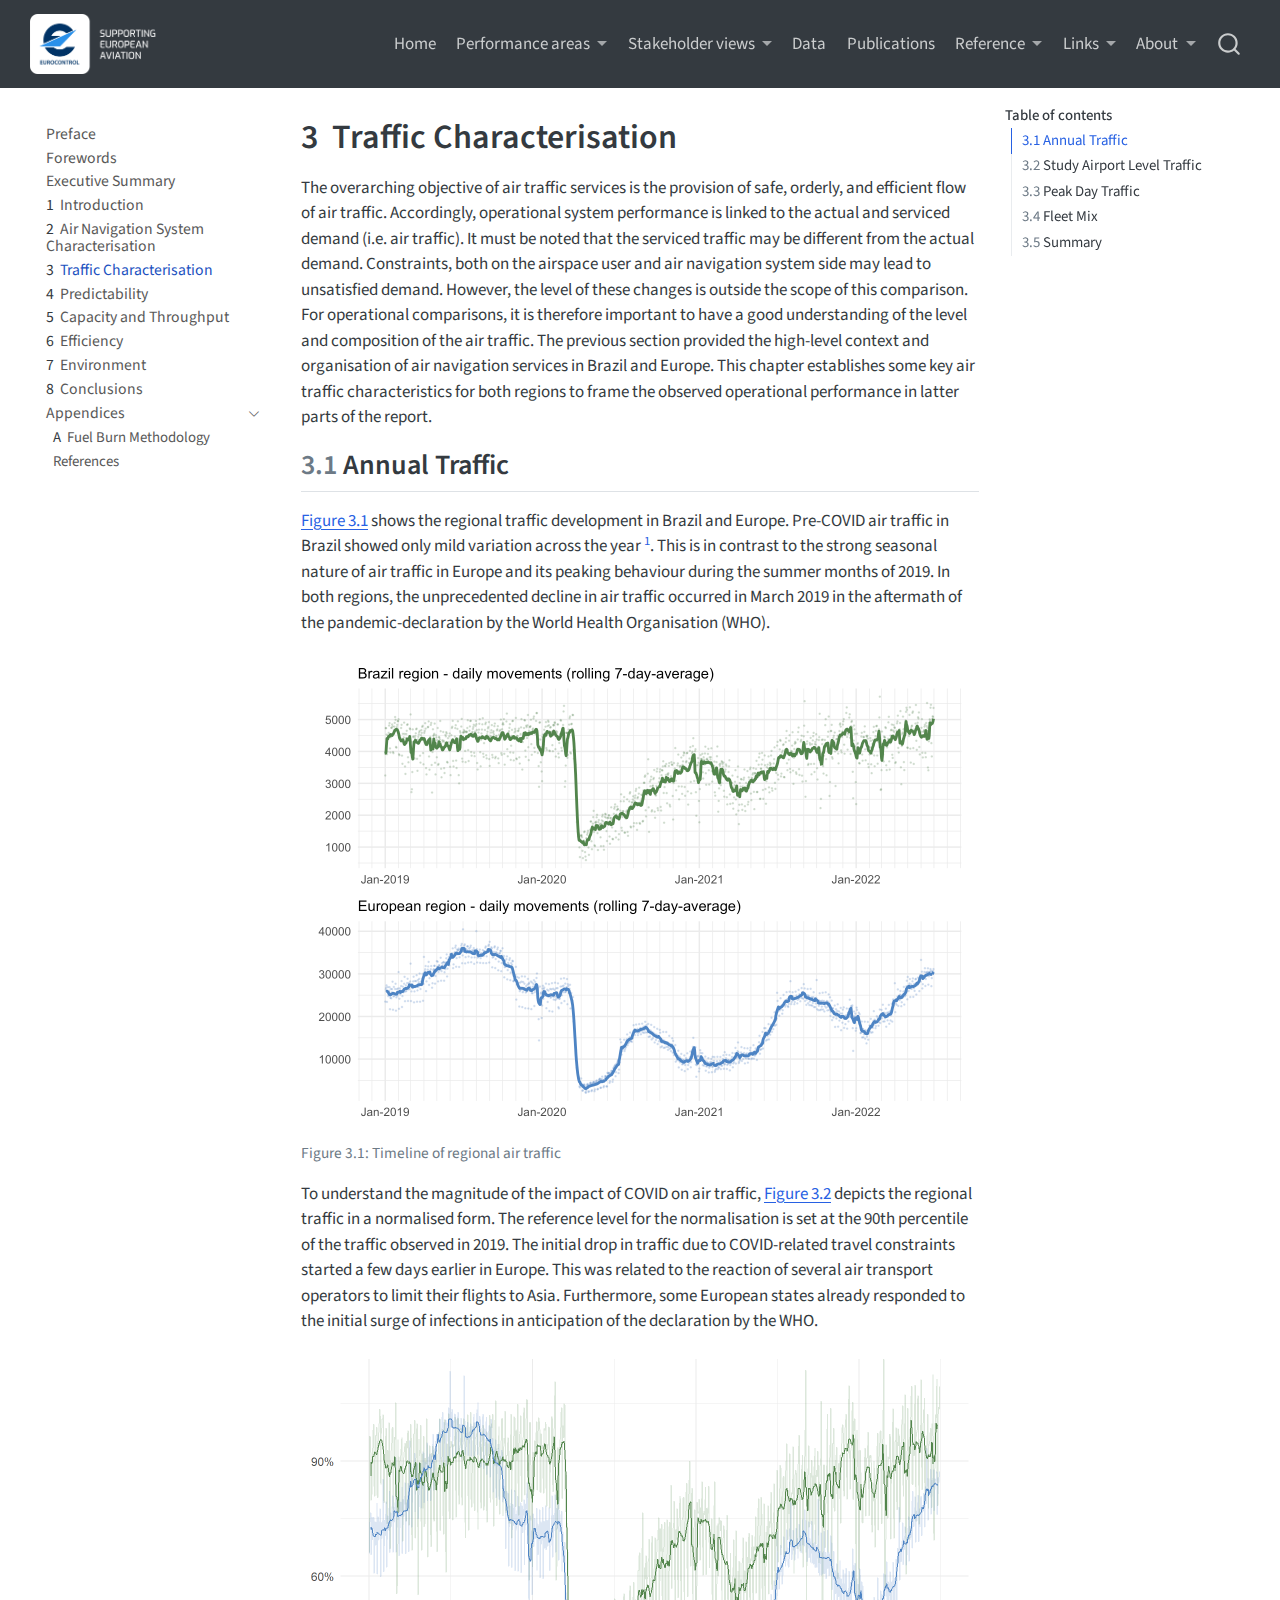
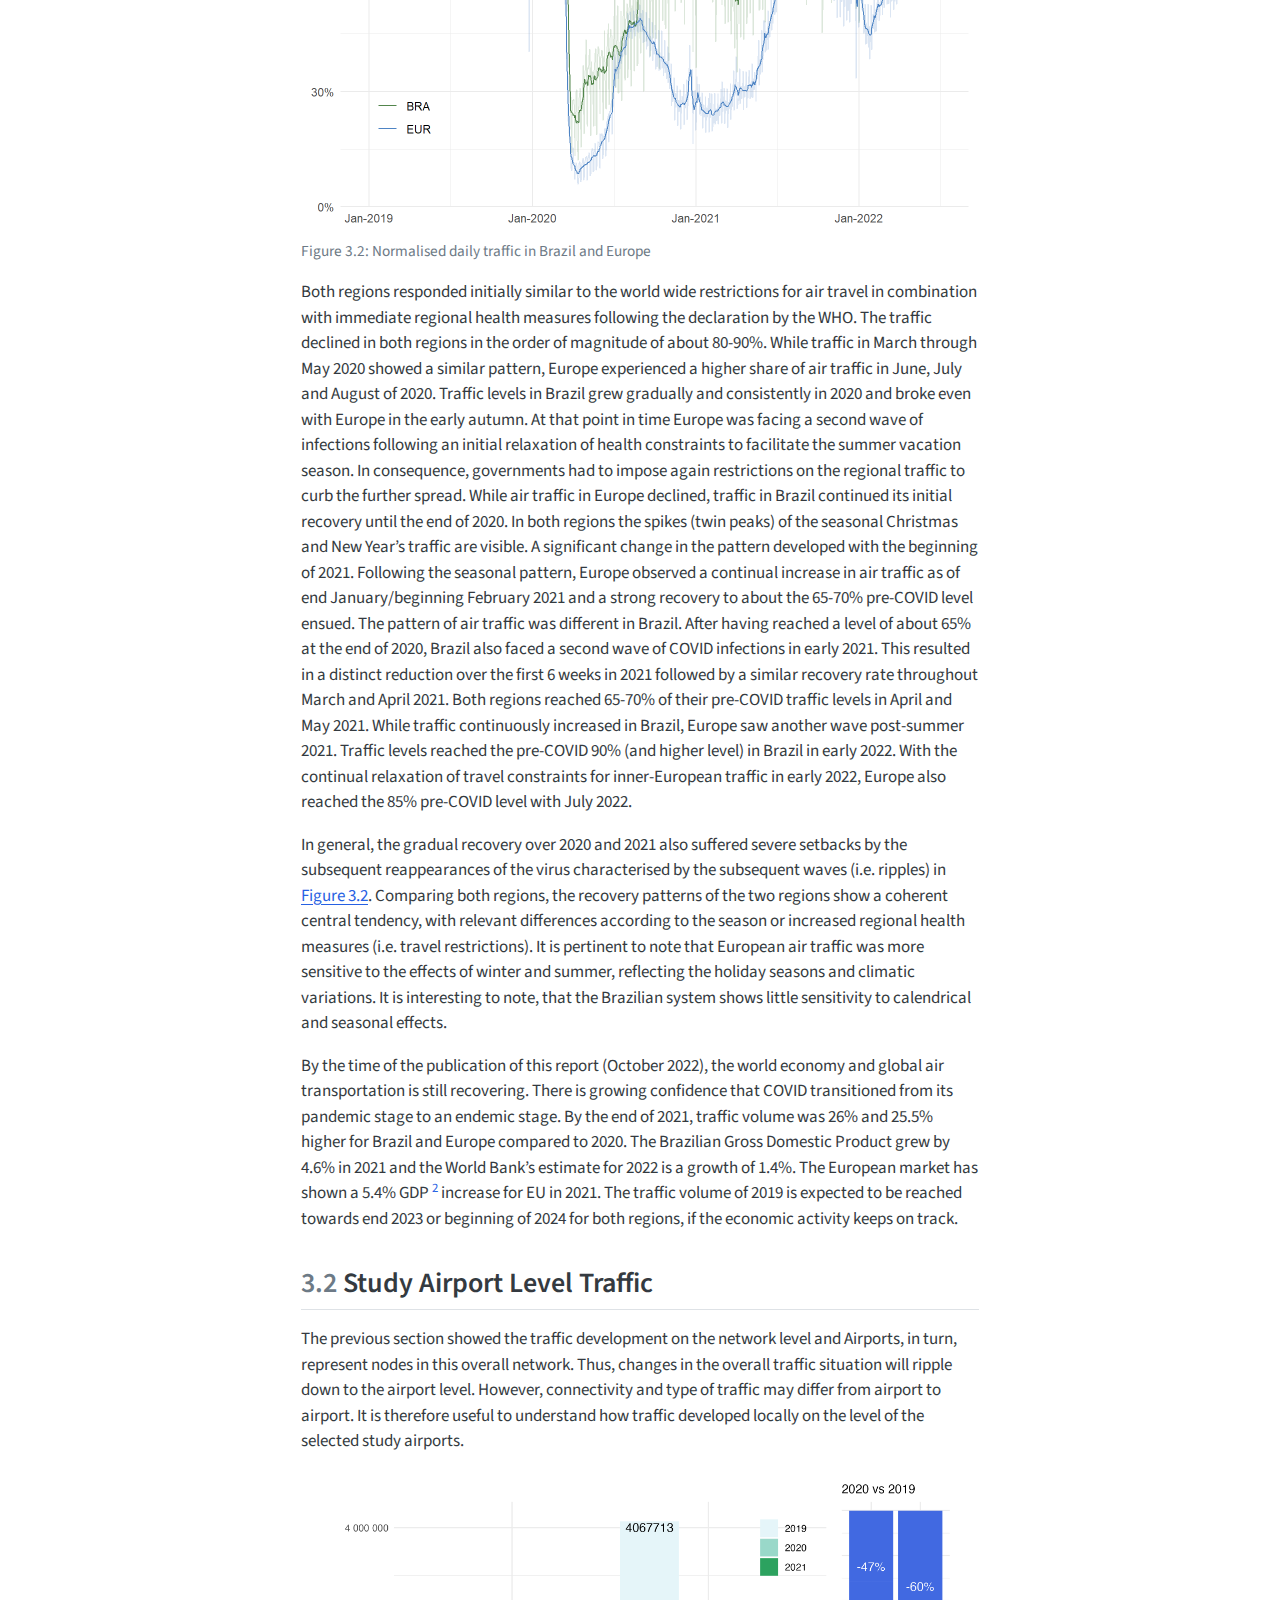
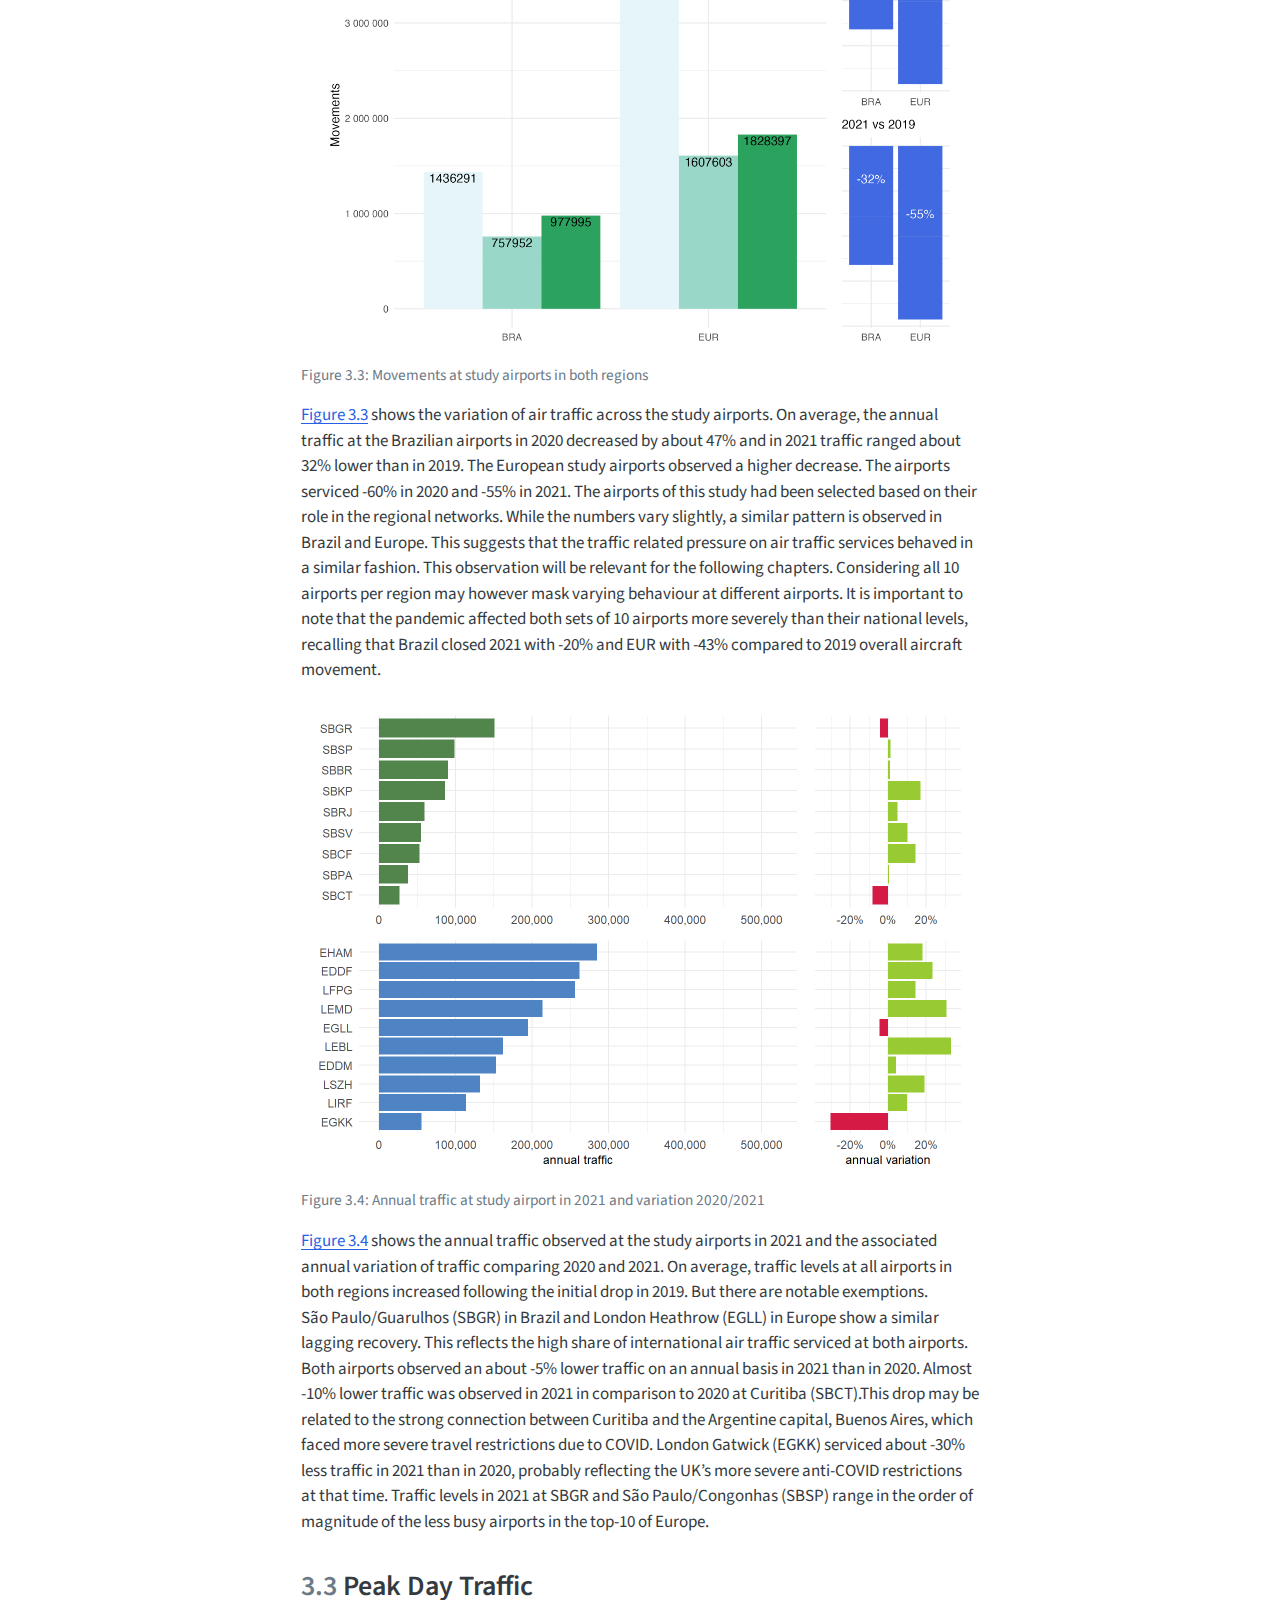
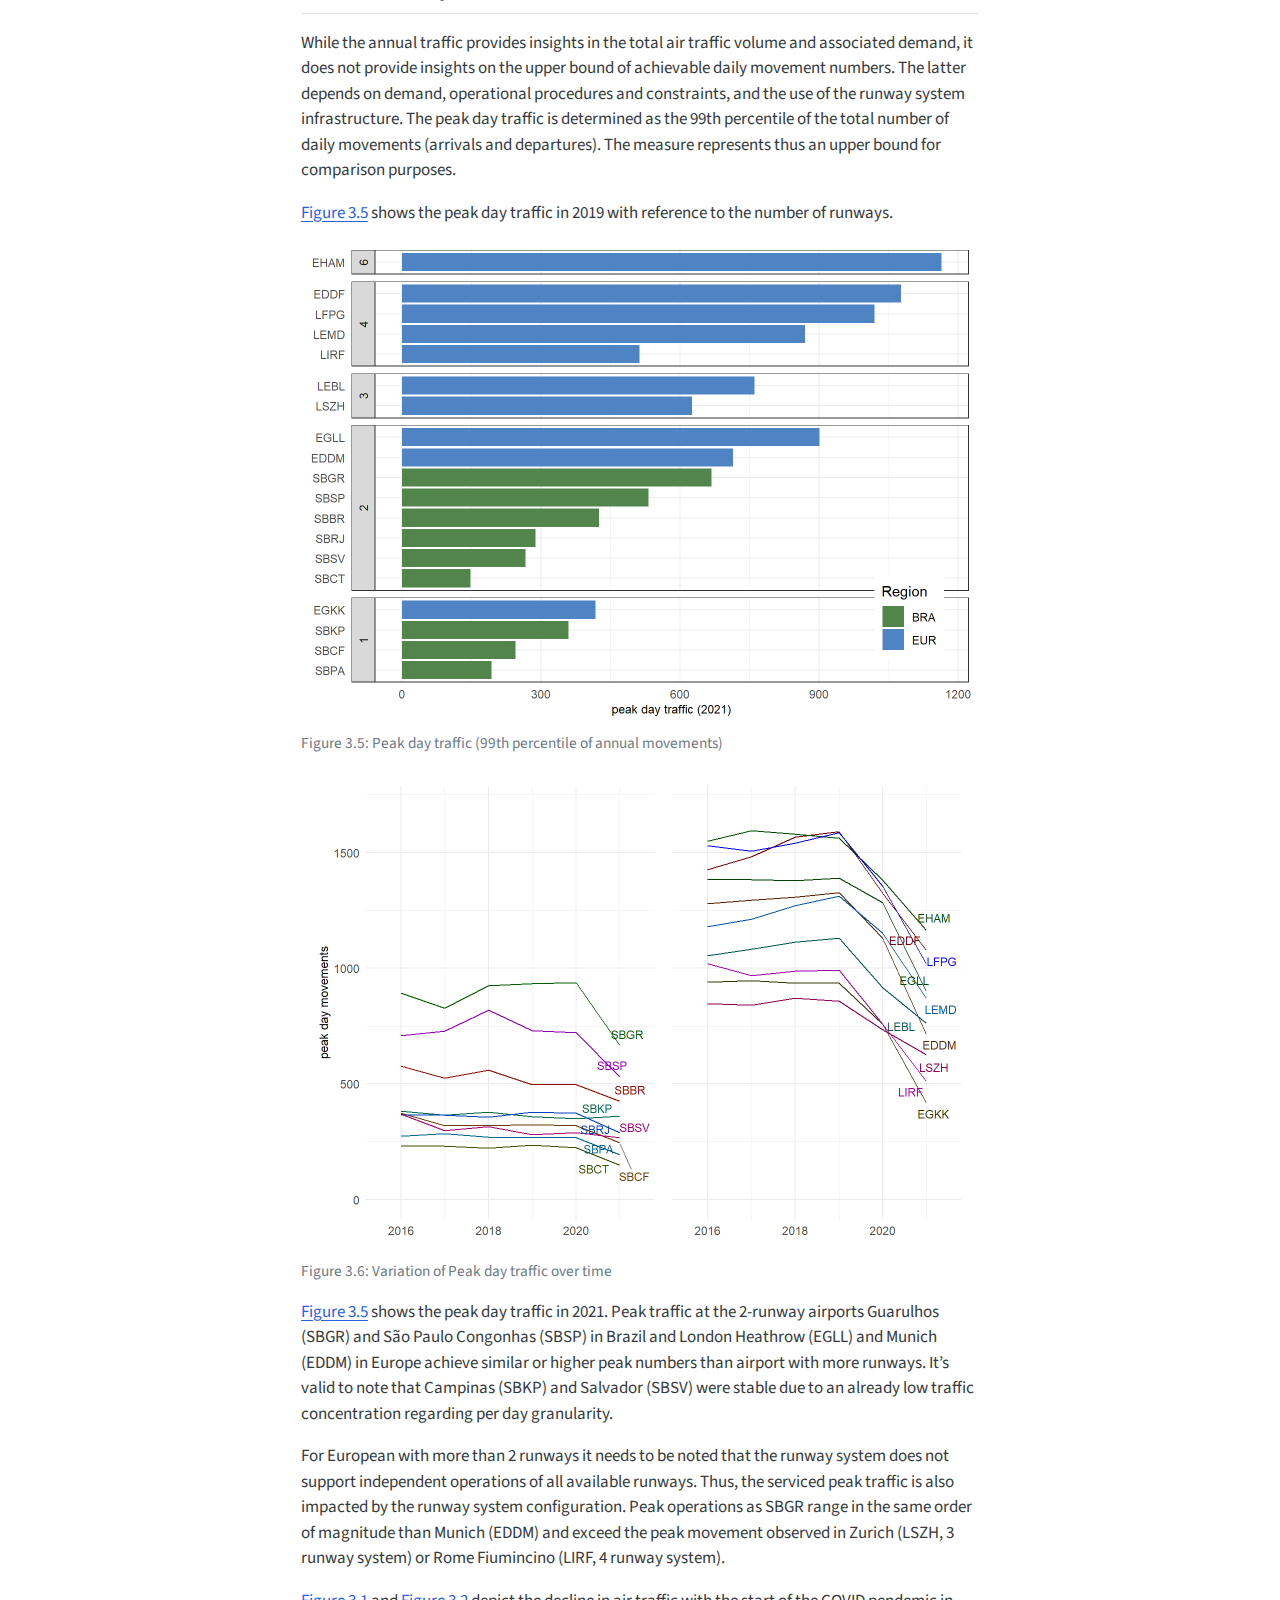
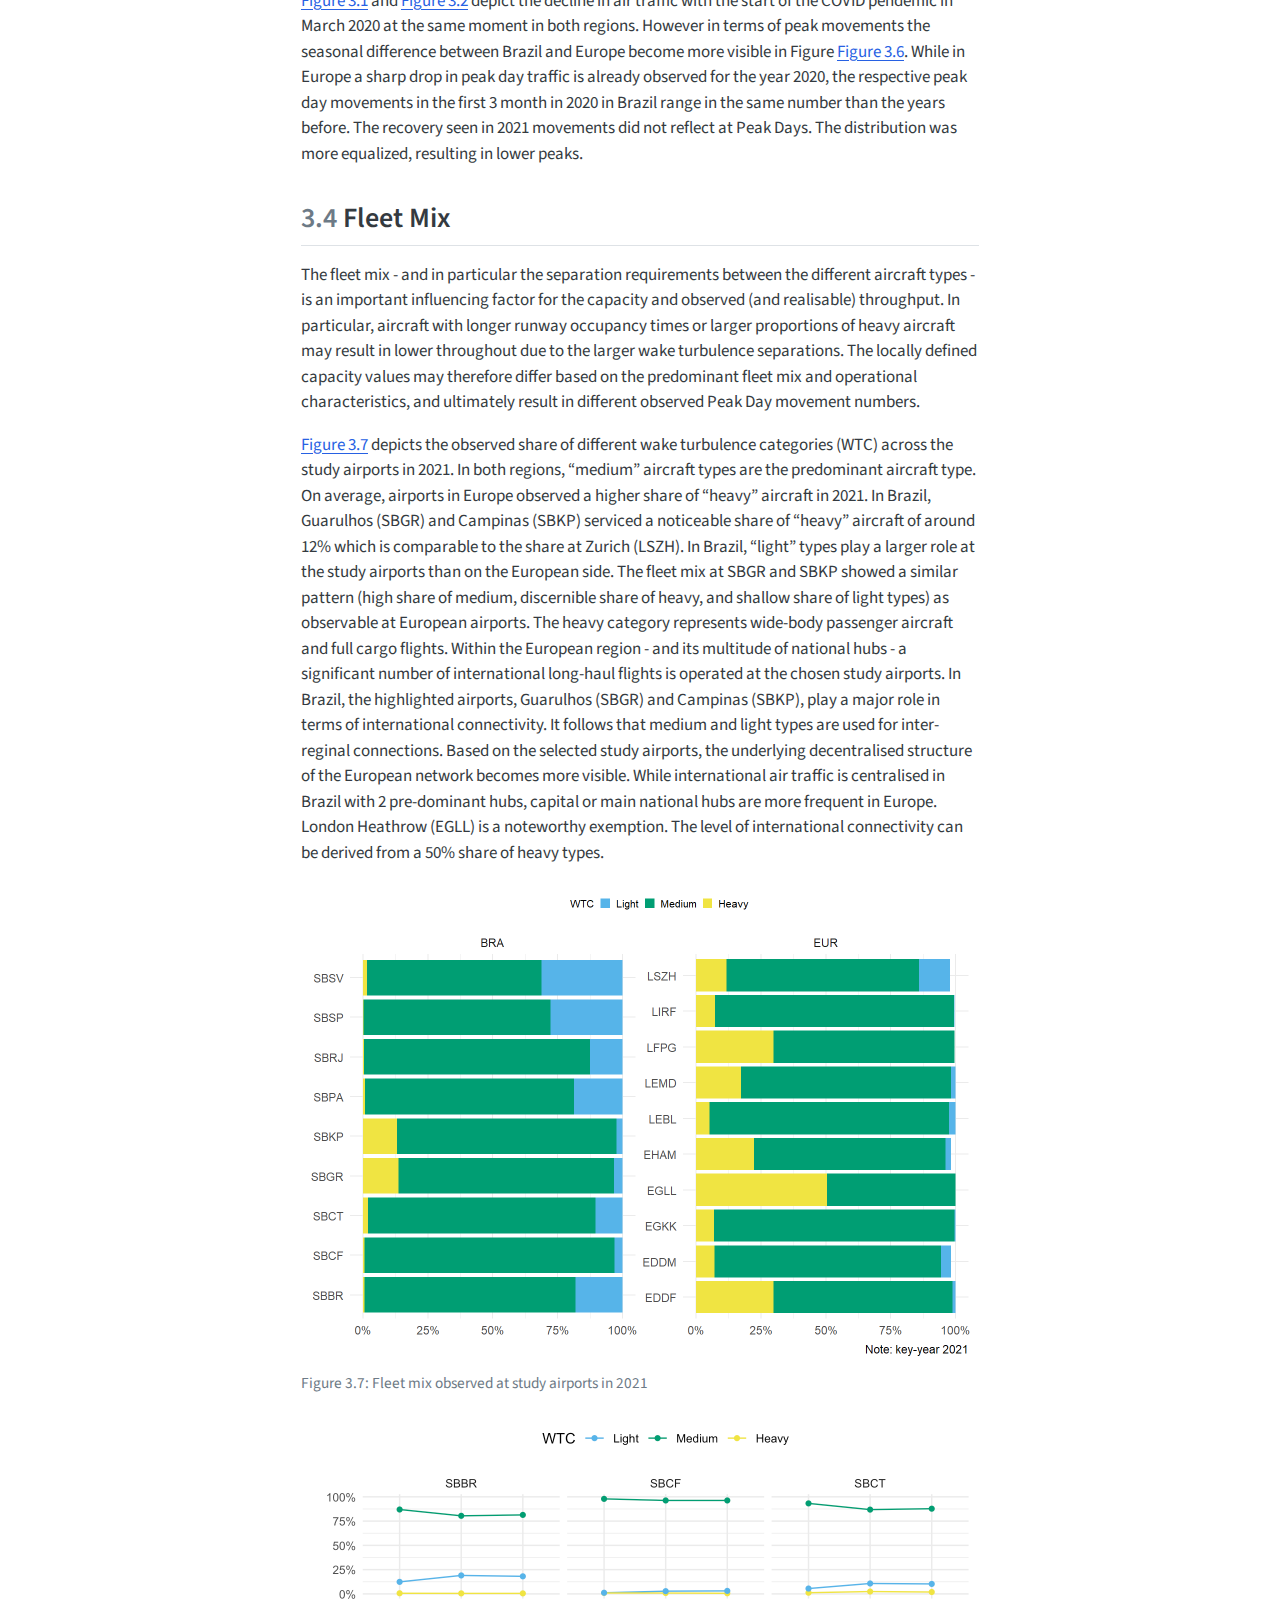
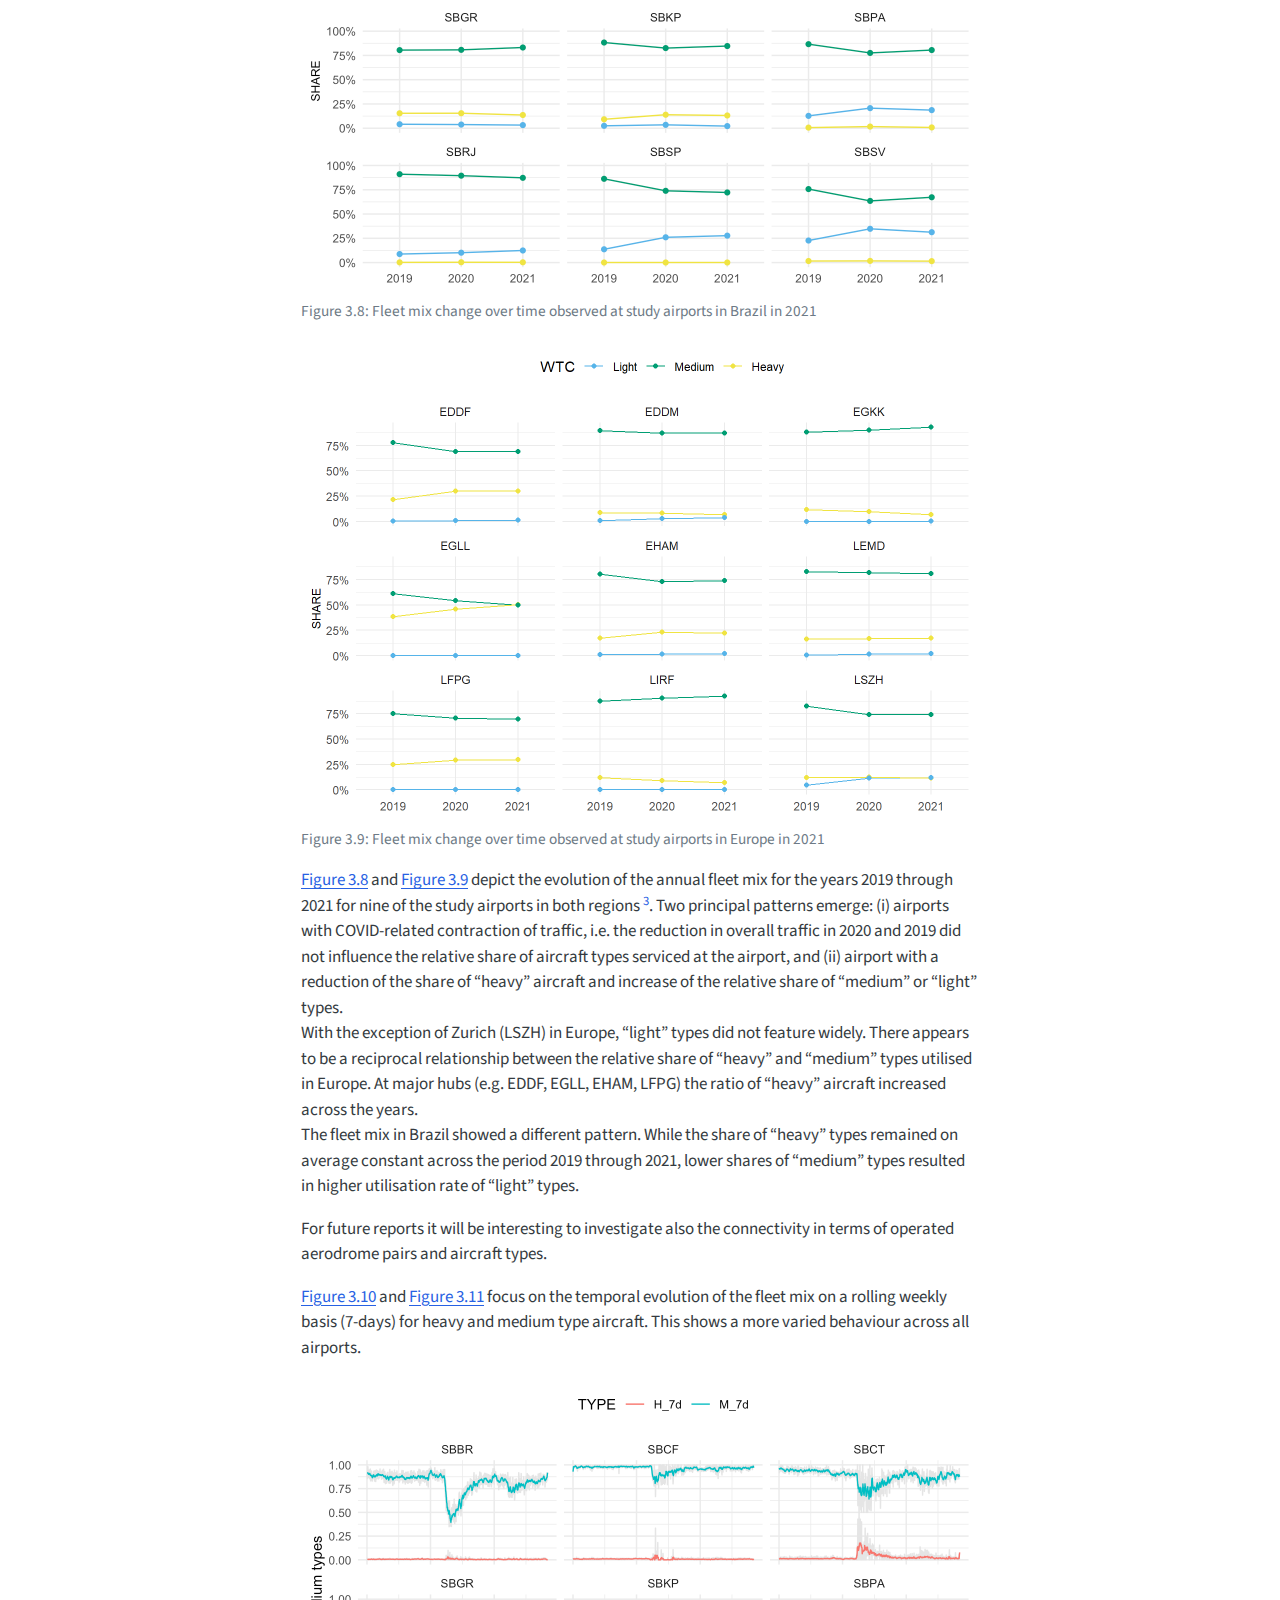
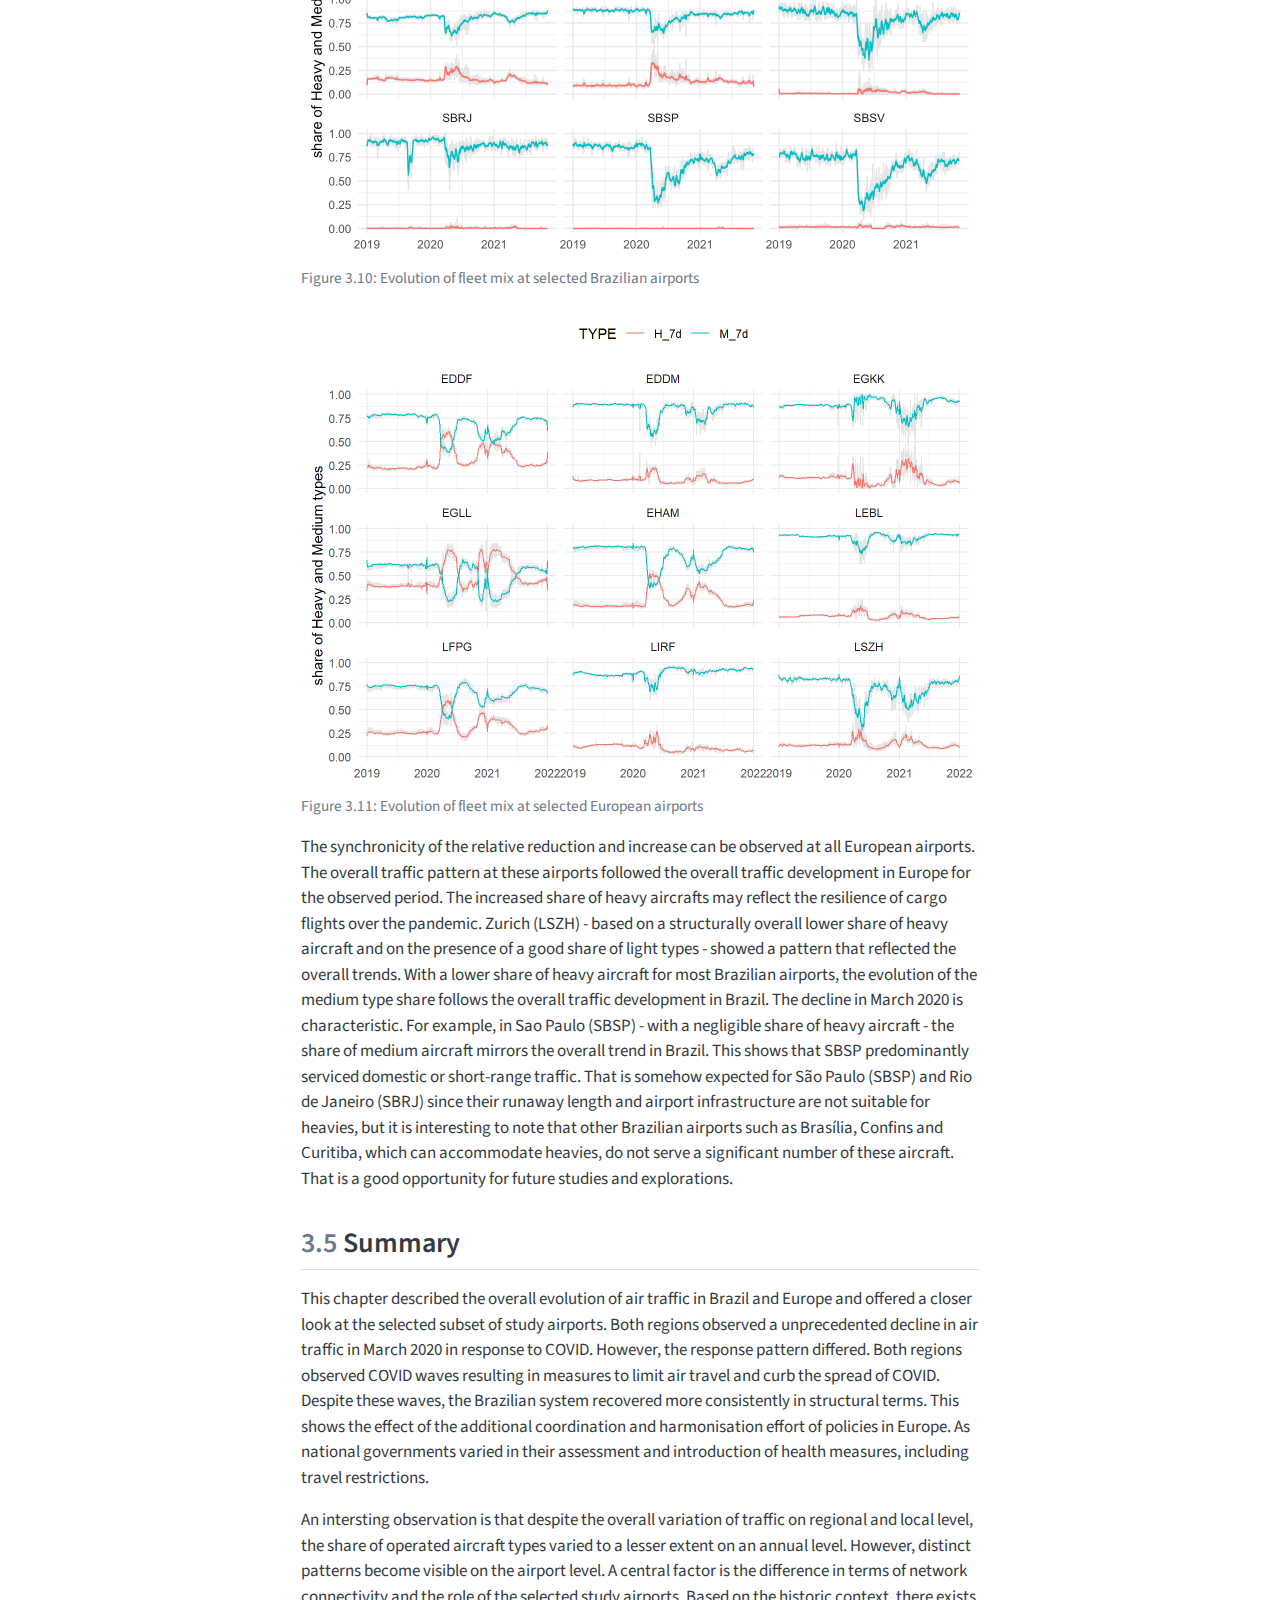
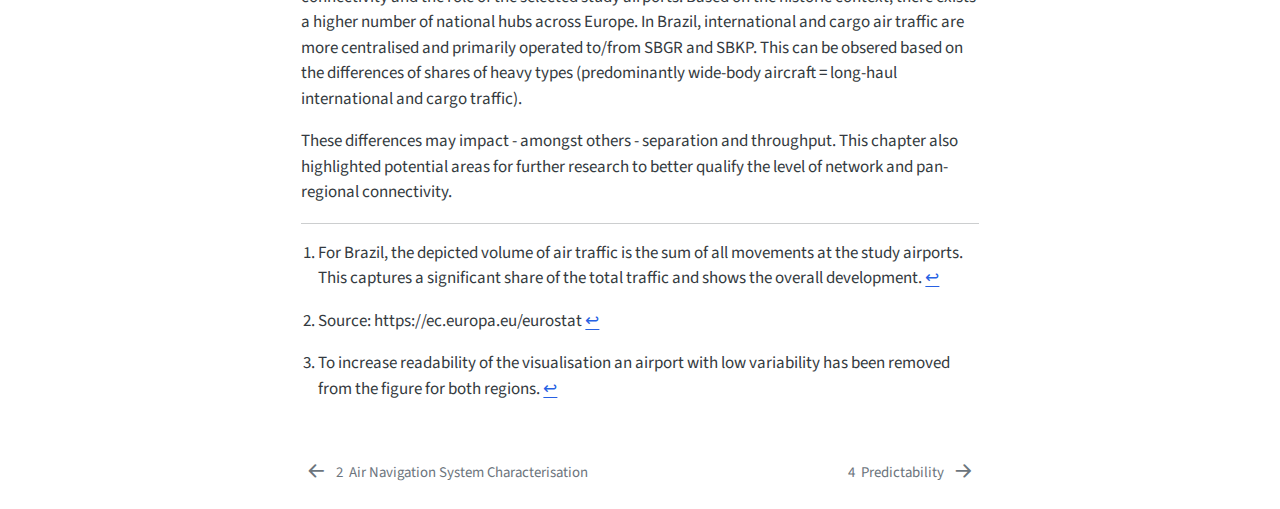
<file: docs/03-traffic-characterisation.html>
<!DOCTYPE html>
<html xmlns="http://www.w3.org/1999/xhtml" lang="en" xml:lang="en"><head>

<meta charset="utf-8">
<meta name="generator" content="quarto-1.6.39">

<meta name="viewport" content="width=device-width, initial-scale=1.0, user-scalable=yes">


<title>3&nbsp; Traffic Characterisation – Brazil/Europe Comparison of Operational ANS Performance</title>
<style>
code{white-space: pre-wrap;}
span.smallcaps{font-variant: small-caps;}
div.columns{display: flex; gap: min(4vw, 1.5em);}
div.column{flex: auto; overflow-x: auto;}
div.hanging-indent{margin-left: 1.5em; text-indent: -1.5em;}
ul.task-list{list-style: none;}
ul.task-list li input[type="checkbox"] {
  width: 0.8em;
  margin: 0 0.8em 0.2em -1em; /* quarto-specific, see https://github.com/quarto-dev/quarto-cli/issues/4556 */ 
  vertical-align: middle;
}
</style>


<script src="site_libs/quarto-nav/quarto-nav.js"></script>
<script src="site_libs/quarto-nav/headroom.min.js"></script>
<script src="site_libs/clipboard/clipboard.min.js"></script>
<script src="site_libs/quarto-search/autocomplete.umd.js"></script>
<script src="site_libs/quarto-search/fuse.min.js"></script>
<script src="site_libs/quarto-search/quarto-search.js"></script>
<meta name="quarto:offset" content="./">
<link href="./04-predictability.html" rel="next">
<link href="./02-system-overview.html" rel="prev">
<script src="site_libs/quarto-html/quarto.js"></script>
<script src="site_libs/quarto-html/popper.min.js"></script>
<script src="site_libs/quarto-html/tippy.umd.min.js"></script>
<script src="site_libs/quarto-html/anchor.min.js"></script>
<link href="site_libs/quarto-html/tippy.css" rel="stylesheet">
<link href="site_libs/quarto-html/quarto-syntax-highlighting-e26003cea8cd680ca0c55a263523d882.css" rel="stylesheet" id="quarto-text-highlighting-styles">
<script src="site_libs/bootstrap/bootstrap.min.js"></script>
<link href="site_libs/bootstrap/bootstrap-icons.css" rel="stylesheet">
<link href="site_libs/bootstrap/bootstrap-094b2ac33dd8b996e7c9015af1b1259d.min.css" rel="stylesheet" append-hash="true" id="quarto-bootstrap" data-mode="light">
<script src="site_libs/quarto-contrib/iconify-3.0.0/iconify-icon.min.js"></script>
<script id="quarto-search-options" type="application/json">{
  "location": "navbar",
  "copy-button": false,
  "collapse-after": 3,
  "panel-placement": "end",
  "type": "overlay",
  "limit": 50,
  "keyboard-shortcut": [
    "f",
    "/",
    "s"
  ],
  "show-item-context": false,
  "language": {
    "search-no-results-text": "No results",
    "search-matching-documents-text": "matching documents",
    "search-copy-link-title": "Copy link to search",
    "search-hide-matches-text": "Hide additional matches",
    "search-more-match-text": "more match in this document",
    "search-more-matches-text": "more matches in this document",
    "search-clear-button-title": "Clear",
    "search-text-placeholder": "",
    "search-detached-cancel-button-title": "Cancel",
    "search-submit-button-title": "Submit",
    "search-label": "Search"
  }
}</script>
<link rel="stylesheet" href="https://cdnjs.cloudflare.com/ajax/libs/font-awesome/5.15.4/css/all.min.css">
<style>
  .navbar-logo {
    max-height: 60px;
  }
</style>
<style>
/* Styles added by the columns.lua pandoc filter */
  .columns :first-child {margin-top: 0;}
  .column-span + * {margin-top: 0;}
</style>


</head>

<body class="nav-sidebar floating nav-fixed">

<div id="quarto-search-results"></div>
  <header id="quarto-header" class="headroom fixed-top">
    <nav class="navbar navbar-expand-lg " data-bs-theme="dark">
      <div class="navbar-container container-fluid">
      <div class="navbar-brand-container mx-auto">
    <a href="./index.html" class="navbar-brand navbar-brand-logo">
    <img src="./media/EUROCONTROL-logo-standard-rgb.png" alt="" class="navbar-logo">
    </a>
  </div>
            <div id="quarto-search" class="" title="Search"></div>
          <button class="navbar-toggler" type="button" data-bs-toggle="collapse" data-bs-target="#navbarCollapse" aria-controls="navbarCollapse" role="menu" aria-expanded="false" aria-label="Toggle navigation" onclick="if (window.quartoToggleHeadroom) { window.quartoToggleHeadroom(); }">
  <span class="navbar-toggler-icon"></span>
</button>
          <div class="collapse navbar-collapse" id="navbarCollapse">
            <ul class="navbar-nav navbar-nav-scroll ms-auto">
  <li class="nav-item">
    <a class="nav-link" href="https://ansperformance.eu/"> 
<span class="menu-text">Home</span></a>
  </li>  
  <li class="nav-item dropdown ">
    <a class="nav-link dropdown-toggle" href="#" id="nav-menu-performance-areas" role="link" data-bs-toggle="dropdown" aria-expanded="false">
 <span class="menu-text">Performance areas</span>
    </a>
    <ul class="dropdown-menu dropdown-menu-end" aria-labelledby="nav-menu-performance-areas">    
        <li>
    <a class="dropdown-item" href="https://www.eurocontrol.int/Economics/BalancedScorecard.html">
 <span class="dropdown-text"><iconify-icon role="img" inline="" icon="fa6-solid:th" aria-label="Icon th from fa6-solid Iconify.design set." title="Icon th from fa6-solid Iconify.design set."></iconify-icon>&nbsp;Balanced scorecard</span></a>
  </li>  
        <li>
    <a class="dropdown-item" href="https://ansperformance.eu/traffic/">
 <span class="dropdown-text"><iconify-icon role="img" inline="" icon="fa6-solid:plane-departure" aria-label="Icon plane-departure from fa6-solid Iconify.design set." title="Icon plane-departure from fa6-solid Iconify.design set."></iconify-icon>&nbsp;Traffic</span></a>
  </li>  
        <li>
    <a class="dropdown-item" href="https://www.eurocontrol.int/Economics/DailyTrafficVariation-States.html">
 <span class="dropdown-text">&nbsp;&nbsp;&nbsp;&nbsp;<span style="font-weight: normal">Daily traffic dashboard</span></span></a>
  </li>  
        <li>
    <a class="dropdown-item" href="https://www.eurocontrol.int/ServiceUnits/Dashboard/EnRouteMainDashboard.html">
 <span class="dropdown-text">&nbsp;&nbsp;&nbsp;<span style="font-weight: normal">Service units</span></span></a>
  </li>  
        <li>
    <a class="dropdown-item" href="https://ansperformance.eu/traffic/statfor/">
 <span class="dropdown-text">&nbsp;&nbsp;&nbsp;<span style="font-weight: normal">Traffic forecast</span></span></a>
  </li>  
        <li>
    <a class="dropdown-item" href="https://ansperformance.eu/traffic/punctuality/">
 <span class="dropdown-text"><iconify-icon role="img" inline="" icon="fa6-solid:calendar" aria-label="Icon calendar from fa6-solid Iconify.design set." title="Icon calendar from fa6-solid Iconify.design set."></iconify-icon>&nbsp;Punctuality</span></a>
  </li>  
        <li>
    <a class="dropdown-item" href="https://www.eurocontrol.int/Economics/DailyPunctuality-States.html">
 <span class="dropdown-text">&nbsp;&nbsp;&nbsp;&nbsp;<span style="font-weight: normal">Daily punctuality dashboard</span></span></a>
  </li>  
        <li>
    <a class="dropdown-item" href="https://ansperformance.eu/traffic/punctuality/#eurocontrol-area-network-view-1">
 <span class="dropdown-text">&nbsp;&nbsp;&nbsp;<span style="font-weight: normal">Network punctuality</span></span></a>
  </li>  
        <li>
    <a class="dropdown-item" href="https://ansperformance.eu/traffic/punctuality/#state-view-1">
 <span class="dropdown-text">&nbsp;&nbsp;&nbsp;<span style="font-weight: normal">State &amp; airport punctuality</span></span></a>
  </li>  
        <li>
    <a class="dropdown-item" href="https://ansperformance.eu/capacity/">
 <span class="dropdown-text"><iconify-icon role="img" inline="" icon="fa6-solid:clock" aria-label="Icon clock from fa6-solid Iconify.design set." title="Icon clock from fa6-solid Iconify.design set."></iconify-icon>&nbsp;En-route &amp; airport delays</span></a>
  </li>  
        <li>
    <a class="dropdown-item" href="https://www.eurocontrol.int/Economics/DailyDelay-States.html">
 <span class="dropdown-text">&nbsp;&nbsp;&nbsp;&nbsp;<span style="font-weight: normal">Daily ATFM delays dashboard</span></span></a>
  </li>  
        <li>
    <a class="dropdown-item" href="https://ansperformance.eu/capacity/atfm_ert/">
 <span class="dropdown-text">&nbsp;&nbsp;&nbsp;<span style="font-weight: normal">En-route ATFM delays</span></span></a>
  </li>  
        <li>
    <a class="dropdown-item" href="https://ansperformance.eu/capacity/atfm_apt/">
 <span class="dropdown-text">&nbsp;&nbsp;&nbsp;<span style="font-weight: normal">Airport ATFM delays</span></span></a>
  </li>  
        <li>
    <a class="dropdown-item" href="https://ansperformance.eu/capacity/tot_dly">
 <span class="dropdown-text">&nbsp;&nbsp;&nbsp;<span style="font-weight: normal">All-causes delays</span></span></a>
  </li>  
        <li>
    <a class="dropdown-item" href="https://ansperformance.eu/efficiency/">
 <span class="dropdown-text"><iconify-icon role="img" inline="" icon="fa6-solid:leaf" aria-label="Icon leaf from fa6-solid Iconify.design set." title="Icon leaf from fa6-solid Iconify.design set."></iconify-icon>&nbsp;Efficiency &amp; environment</span></a>
  </li>  
        <li>
    <a class="dropdown-item" href="https://ansperformance.eu/efficiency/emissions/">
 <span class="dropdown-text">&nbsp;&nbsp;&nbsp;<span style="font-weight: normal">CO<sub>2</sub> emissions</span></span></a>
  </li>  
        <li>
    <a class="dropdown-item" href="https://ansperformance.eu/efficiency/hfe/">
 <span class="dropdown-text">&nbsp;&nbsp;&nbsp;<span style="font-weight: normal">Horizontal flight efficiency</span></span></a>
  </li>  
        <li>
    <a class="dropdown-item" href="https://ansperformance.eu/efficiency/vfe/">
 <span class="dropdown-text">&nbsp;&nbsp;&nbsp;<span style="font-weight: normal">Vertical flight efficiency</span></span></a>
  </li>  
        <li>
    <a class="dropdown-item" href="https://ansperformance.eu/efficiency/asma/">
 <span class="dropdown-text">&nbsp;&nbsp;&nbsp;<span style="font-weight: normal">Terminal holdings</span></span></a>
  </li>  
        <li>
    <a class="dropdown-item" href="https://ansperformance.eu/efficiency/taxiout/">
 <span class="dropdown-text">&nbsp;&nbsp;&nbsp;<span style="font-weight: normal">Taxi-out</span></span></a>
  </li>  
        <li>
    <a class="dropdown-item" href="https://ansperformance.eu/efficiency/taxiin/">
 <span class="dropdown-text">&nbsp;&nbsp;&nbsp;<span style="font-weight: normal">Taxi-in</span></span></a>
  </li>  
        <li>
    <a class="dropdown-item" href="https://ansperformance.eu/economics/">
 <span class="dropdown-text"><iconify-icon role="img" inline="" icon="fa6-solid:euro-sign" aria-label="Icon euro-sign from fa6-solid Iconify.design set." title="Icon euro-sign from fa6-solid Iconify.design set."></iconify-icon>&nbsp;Economics</span></a>
  </li>  
        <li>
    <a class="dropdown-item" href="https://ansperformance.eu/economics/ace-overview/">
 <span class="dropdown-text">&nbsp;&nbsp;&nbsp;<span style="font-weight: normal">ATM cost-effectiveness (ACE)</span></span></a>
  </li>  
        <li>
    <a class="dropdown-item" href="https://www.eurocontrol.int/ServiceUnits/Dashboard/EnRouteUnitRates.html">
 <span class="dropdown-text">&nbsp;&nbsp;&nbsp;<span style="font-weight: normal">Unit rates and costs</span></span></a>
  </li>  
        <li>
    <a class="dropdown-item" href="https://www.eurocontrol.int/ServiceUnits/Dashboard/EnRouteMainDashboard.html">
 <span class="dropdown-text">&nbsp;&nbsp;&nbsp;<span style="font-weight: normal">Service units</span></span></a>
  </li>  
        <li>
    <a class="dropdown-item" href="https://ansperformance.eu/economics/finance/">
 <span class="dropdown-text">&nbsp;&nbsp;&nbsp;<span style="font-weight: normal">ANSPs financial dashboard</span></span></a>
  </li>  
        <li>
    <a class="dropdown-item" href="https://ansperformance.eu/economics/cba/">
 <span class="dropdown-text">&nbsp;&nbsp;&nbsp;<span style="font-weight: normal">Standard Inputs for Economic Analyses</span></span></a>
  </li>  
    </ul>
  </li>
  <li class="nav-item dropdown ">
    <a class="nav-link dropdown-toggle" href="#" id="nav-menu-stakeholder-views" role="link" data-bs-toggle="dropdown" aria-expanded="false">
 <span class="menu-text">Stakeholder views</span>
    </a>
    <ul class="dropdown-menu dropdown-menu-end" aria-labelledby="nav-menu-stakeholder-views">    
        <li>
    <a class="dropdown-item" href="https://ansperformance.eu/dashboard/stakeholder/airport/">
 <span class="dropdown-text"><iconify-icon role="img" inline="" icon="fa6-solid:plane-arrival" aria-label="Icon plane-arrival from fa6-solid Iconify.design set." title="Icon plane-arrival from fa6-solid Iconify.design set."></iconify-icon>&nbsp;Airports</span></a>
  </li>  
        <li>
    <a class="dropdown-item" href="https://ansperformance.eu/dashboard/stakeholder/ansp/">
 <span class="dropdown-text"><iconify-icon role="img" inline="" icon="fa6-solid:compass" aria-label="Icon compass from fa6-solid Iconify.design set." title="Icon compass from fa6-solid Iconify.design set."></iconify-icon>&nbsp;Air navigation service provider</span></a>
  </li>  
        <li>
    <a class="dropdown-item" href="https://ansperformance.eu/dashboard/stakeholder/state/">
 <span class="dropdown-text"><iconify-icon role="img" inline="" icon="fa6-solid:globe" aria-label="Icon globe from fa6-solid Iconify.design set." title="Icon globe from fa6-solid Iconify.design set."></iconify-icon>&nbsp;States</span></a>
  </li>  
    </ul>
  </li>
  <li class="nav-item">
    <a class="nav-link" href="https://ansperformance.eu/data/"> 
<span class="menu-text">Data</span></a>
  </li>  
  <li class="nav-item">
    <a class="nav-link" href="https://ansperformance.eu/publications/"> 
<span class="menu-text">Publications</span></a>
  </li>  
  <li class="nav-item dropdown ">
    <a class="nav-link dropdown-toggle" href="#" id="nav-menu-reference" role="link" data-bs-toggle="dropdown" aria-expanded="false">
 <span class="menu-text">Reference</span>
    </a>
    <ul class="dropdown-menu dropdown-menu-end" aria-labelledby="nav-menu-reference">    
        <li>
    <a class="dropdown-item" href="https://ansperformance.eu/definition/">
 <span class="dropdown-text"><iconify-icon role="img" inline="" icon="fa6-solid:marker" aria-label="Icon marker from fa6-solid Iconify.design set." title="Icon marker from fa6-solid Iconify.design set."></iconify-icon>&nbsp;Definitions</span></a>
  </li>  
        <li>
    <a class="dropdown-item" href="https://ansperformance.eu/methodology/">
 <span class="dropdown-text"><iconify-icon role="img" inline="" icon="fa6-solid:wrench" aria-label="Icon wrench from fa6-solid Iconify.design set." title="Icon wrench from fa6-solid Iconify.design set."></iconify-icon>&nbsp;Methodology</span></a>
  </li>  
        <li>
    <a class="dropdown-item" href="https://ansperformance.eu/acronym/">
 <span class="dropdown-text"><iconify-icon role="img" inline="" icon="fa6-solid:quote-left" aria-label="Icon quote-left from fa6-solid Iconify.design set." title="Icon quote-left from fa6-solid Iconify.design set."></iconify-icon>&nbsp;Acronyms</span></a>
  </li>  
        <li>
    <a class="dropdown-item" href="https://ansperformance.eu/bibliography/">
 <span class="dropdown-text"><iconify-icon role="img" inline="" icon="fa6-solid:book" aria-label="Icon book from fa6-solid Iconify.design set." title="Icon book from fa6-solid Iconify.design set."></iconify-icon>&nbsp;Bibliography</span></a>
  </li>  
    </ul>
  </li>
  <li class="nav-item dropdown ">
    <a class="nav-link dropdown-toggle" href="#" id="nav-menu-links" role="link" data-bs-toggle="dropdown" aria-expanded="false">
 <span class="menu-text">Links</span>
    </a>
    <ul class="dropdown-menu dropdown-menu-end" aria-labelledby="nav-menu-links">    
        <li>
    <a class="dropdown-item" href="https://www.eurocontrol.int/">
 <span class="dropdown-text">EUROCONTROL <i class="fas fa-xs fa-external-link-alt"></i></span></a>
  </li>  
        <li>
    <a class="dropdown-item" href="https://www.eurocontrol.int/prudata/dashboard/">
 <span class="dropdown-text">Single European Sky (SES) portal <i class="fas fa-xs fa-external-link-alt"></i></span></a>
  </li>  
        <li>
    <a class="dropdown-item" href="https://www4.icao.int/ganpportal/">
 <span class="dropdown-text">ICAO GANP <i class="fas fa-xs fa-external-link-alt"></i></span></a>
  </li>  
        <li>
    <a class="dropdown-item" href="https://ext.eurocontrol.int/connectivity_web/from">
 <span class="dropdown-text">Connectivity dashboard <i class="fas fa-xs fa-external-link-alt"></i></span></a>
  </li>  
        <li>
    <a class="dropdown-item" href="https://ansperformance.eu/transformation/">
 <span class="dropdown-text">PRC Transformation Strategy</span></a>
  </li>  
        <li>
    <a class="dropdown-item" href="https://opdi.aero">
 <span class="dropdown-text">PRC Open Performance Data Initiative</span></a>
  </li>  
    </ul>
  </li>
  <li class="nav-item dropdown ">
    <a class="nav-link dropdown-toggle" href="#" id="nav-menu-about" role="link" data-bs-toggle="dropdown" aria-expanded="false">
 <span class="menu-text">About</span>
    </a>
    <ul class="dropdown-menu dropdown-menu-end" aria-labelledby="nav-menu-about">    
        <li>
    <a class="dropdown-item" href="https://ansperformance.eu/about/prc/">
 <span class="dropdown-text">About the PRC</span></a>
  </li>  
        <li>
    <a class="dropdown-item" href="https://ansperformance.eu/about/aiu/">
 <span class="dropdown-text">About the AIU</span></a>
  </li>  
        <li>
    <a class="dropdown-item" href="https://ansperformance.eu/about/us/">
 <span class="dropdown-text">About the PRU</span></a>
  </li>  
        <li>
    <a class="dropdown-item" href="https://ansperformance.eu/post/">
 <span class="dropdown-text">Release notes</span></a>
  </li>  
        <li>
    <a class="dropdown-item" href="https://ansperformance.eu/about/disclaimer/">
 <span class="dropdown-text">Disclaimer</span></a>
  </li>  
    </ul>
  </li>
</ul>
          </div> <!-- /navcollapse -->
            <div class="quarto-navbar-tools">
</div>
      </div> <!-- /container-fluid -->
    </nav>
  <nav class="quarto-secondary-nav">
    <div class="container-fluid d-flex">
      <button type="button" class="quarto-btn-toggle btn" data-bs-toggle="collapse" role="button" data-bs-target=".quarto-sidebar-collapse-item" aria-controls="quarto-sidebar" aria-expanded="false" aria-label="Toggle sidebar navigation" onclick="if (window.quartoToggleHeadroom) { window.quartoToggleHeadroom(); }">
        <i class="bi bi-layout-text-sidebar-reverse"></i>
      </button>
        <nav class="quarto-page-breadcrumbs" aria-label="breadcrumb"><ol class="breadcrumb"><li class="breadcrumb-item"><a href="./03-traffic-characterisation.html"><span class="chapter-number">3</span>&nbsp; <span class="chapter-title">Traffic Characterisation</span></a></li></ol></nav>
        <a class="flex-grow-1" role="navigation" data-bs-toggle="collapse" data-bs-target=".quarto-sidebar-collapse-item" aria-controls="quarto-sidebar" aria-expanded="false" aria-label="Toggle sidebar navigation" onclick="if (window.quartoToggleHeadroom) { window.quartoToggleHeadroom(); }">      
        </a>
    </div>
  </nav>
</header>
<!-- content -->
<div id="quarto-content" class="quarto-container page-columns page-rows-contents page-layout-article page-navbar">
<!-- sidebar -->
  <nav id="quarto-sidebar" class="sidebar collapse collapse-horizontal quarto-sidebar-collapse-item sidebar-navigation floating overflow-auto">
    <div class="sidebar-menu-container"> 
    <ul class="list-unstyled mt-1">
        <li class="sidebar-item">
  <div class="sidebar-item-container"> 
  <a href="./index.html" class="sidebar-item-text sidebar-link">
 <span class="menu-text">Preface</span></a>
  </div>
</li>
        <li class="sidebar-item">
  <div class="sidebar-item-container"> 
  <a href="./00-front-matters.html" class="sidebar-item-text sidebar-link">
 <span class="menu-text">Forewords</span></a>
  </div>
</li>
        <li class="sidebar-item">
  <div class="sidebar-item-container"> 
  <a href="./00-executive.html" class="sidebar-item-text sidebar-link">
 <span class="menu-text">Executive Summary</span></a>
  </div>
</li>
        <li class="sidebar-item">
  <div class="sidebar-item-container"> 
  <a href="./01-intro.html" class="sidebar-item-text sidebar-link">
 <span class="menu-text"><span class="chapter-number">1</span>&nbsp; <span class="chapter-title">Introduction</span></span></a>
  </div>
</li>
        <li class="sidebar-item">
  <div class="sidebar-item-container"> 
  <a href="./02-system-overview.html" class="sidebar-item-text sidebar-link">
 <span class="menu-text"><span class="chapter-number">2</span>&nbsp; <span class="chapter-title">Air Navigation System Characterisation</span></span></a>
  </div>
</li>
        <li class="sidebar-item">
  <div class="sidebar-item-container"> 
  <a href="./03-traffic-characterisation.html" class="sidebar-item-text sidebar-link active">
 <span class="menu-text"><span class="chapter-number">3</span>&nbsp; <span class="chapter-title">Traffic Characterisation</span></span></a>
  </div>
</li>
        <li class="sidebar-item">
  <div class="sidebar-item-container"> 
  <a href="./04-predictability.html" class="sidebar-item-text sidebar-link">
 <span class="menu-text"><span class="chapter-number">4</span>&nbsp; <span class="chapter-title">Predictability</span></span></a>
  </div>
</li>
        <li class="sidebar-item">
  <div class="sidebar-item-container"> 
  <a href="./05-capacity.html" class="sidebar-item-text sidebar-link">
 <span class="menu-text"><span class="chapter-number">5</span>&nbsp; <span class="chapter-title">Capacity and Throughput</span></span></a>
  </div>
</li>
        <li class="sidebar-item">
  <div class="sidebar-item-container"> 
  <a href="./06-efficiency.html" class="sidebar-item-text sidebar-link">
 <span class="menu-text"><span class="chapter-number">6</span>&nbsp; <span class="chapter-title">Efficiency</span></span></a>
  </div>
</li>
        <li class="sidebar-item">
  <div class="sidebar-item-container"> 
  <a href="./07-environment.html" class="sidebar-item-text sidebar-link">
 <span class="menu-text"><span class="chapter-number">7</span>&nbsp; <span class="chapter-title">Environment</span></span></a>
  </div>
</li>
        <li class="sidebar-item">
  <div class="sidebar-item-container"> 
  <a href="./08-conclusions.html" class="sidebar-item-text sidebar-link">
 <span class="menu-text"><span class="chapter-number">8</span>&nbsp; <span class="chapter-title">Conclusions</span></span></a>
  </div>
</li>
        <li class="sidebar-item sidebar-item-section">
      <div class="sidebar-item-container"> 
            <a class="sidebar-item-text sidebar-link text-start" data-bs-toggle="collapse" data-bs-target="#quarto-sidebar-section-1" role="navigation" aria-expanded="true">
 <span class="menu-text">Appendices</span></a>
          <a class="sidebar-item-toggle text-start" data-bs-toggle="collapse" data-bs-target="#quarto-sidebar-section-1" role="navigation" aria-expanded="true" aria-label="Toggle section">
            <i class="bi bi-chevron-right ms-2"></i>
          </a> 
      </div>
      <ul id="quarto-sidebar-section-1" class="collapse list-unstyled sidebar-section depth1 show">  
          <li class="sidebar-item">
  <div class="sidebar-item-container"> 
  <a href="./90-back-matters.html" class="sidebar-item-text sidebar-link">
 <span class="menu-text"><span class="chapter-number">A</span>&nbsp; <span class="chapter-title">Fuel Burn Methodology</span></span></a>
  </div>
</li>
          <li class="sidebar-item">
  <div class="sidebar-item-container"> 
  <a href="./references.html" class="sidebar-item-text sidebar-link">
 <span class="menu-text">References</span></a>
  </div>
</li>
      </ul>
  </li>
    </ul>
    </div>
</nav>
<div id="quarto-sidebar-glass" class="quarto-sidebar-collapse-item" data-bs-toggle="collapse" data-bs-target=".quarto-sidebar-collapse-item"></div>
<!-- margin-sidebar -->
    <div id="quarto-margin-sidebar" class="sidebar margin-sidebar">
        <nav id="TOC" role="doc-toc" class="toc-active">
    <h2 id="toc-title">Table of contents</h2>
   
  <ul>
  <li><a href="#annualtraffic" id="toc-annualtraffic" class="nav-link active" data-scroll-target="#annualtraffic"><span class="header-section-number">3.1</span> Annual Traffic</a></li>
  <li><a href="#study-airport-level-traffic" id="toc-study-airport-level-traffic" class="nav-link" data-scroll-target="#study-airport-level-traffic"><span class="header-section-number">3.2</span> Study Airport Level Traffic</a></li>
  <li><a href="#peak-day-traffic" id="toc-peak-day-traffic" class="nav-link" data-scroll-target="#peak-day-traffic"><span class="header-section-number">3.3</span> Peak Day Traffic</a></li>
  <li><a href="#fleet-mix" id="toc-fleet-mix" class="nav-link" data-scroll-target="#fleet-mix"><span class="header-section-number">3.4</span> Fleet Mix</a></li>
  <li><a href="#summary" id="toc-summary" class="nav-link" data-scroll-target="#summary"><span class="header-section-number">3.5</span> Summary</a></li>
  </ul>
</nav>
    </div>
<!-- main -->
<main class="content" id="quarto-document-content">

<header id="title-block-header" class="quarto-title-block default">
<div class="quarto-title">
<h1 class="title"><span class="chapter-number">3</span>&nbsp; <span class="chapter-title">Traffic Characterisation</span></h1>
</div>



<div class="quarto-title-meta">

    
  
    
  </div>
  


</header>


<p>The overarching objective of air traffic services is the provision of safe, orderly, and efficient flow of air traffic. Accordingly, operational system performance is linked to the actual and serviced demand (i.e.&nbsp;air traffic). It must be noted that the serviced traffic may be different from the actual demand. Constraints, both on the airspace user and air navigation system side may lead to unsatisfied demand. However, the level of these changes is outside the scope of this comparison.<br>
For operational comparisons, it is therefore important to have a good understanding of the level and composition of the air traffic. The previous section provided the high-level context and organisation of air navigation services in Brazil and Europe. This chapter establishes some key air traffic characteristics for both regions to frame the observed operational performance in latter parts of the report.</p>
<section id="annualtraffic" class="level2" data-number="3.1">
<h2 data-number="3.1" class="anchored" data-anchor-id="annualtraffic"><span class="header-section-number">3.1</span> Annual Traffic</h2>
<p><a href="#fig-timeline-region-mvts" class="quarto-xref">Figure&nbsp;<span>3.1</span></a> shows the regional traffic development in Brazil and Europe. Pre-COVID air traffic in Brazil showed only mild variation across the year <a href="#fn1" class="footnote-ref" id="fnref1" role="doc-noteref"><sup>1</sup></a>. This is in contrast to the strong seasonal nature of air traffic in Europe and its peaking behaviour during the summer months of 2019. In both regions, the unprecedented decline in air traffic occurred in March 2019 in the aftermath of the pandemic-declaration by the World Health Organisation (WHO).</p>
<div class="cell">
<div class="cell-output-display">
<div id="fig-timeline-region-mvts" class="quarto-float quarto-figure quarto-figure-center anchored">
<figure class="quarto-float quarto-float-fig figure">
<div aria-describedby="fig-timeline-region-mvts-caption-0ceaefa1-69ba-4598-a22c-09a6ac19f8ca">
<img src="03-traffic-characterisation_files/figure-html/fig-timeline-region-mvts-1.png" class="img-fluid figure-img" width="672">
</div>
<figcaption class="quarto-float-caption-bottom quarto-float-caption quarto-float-fig" id="fig-timeline-region-mvts-caption-0ceaefa1-69ba-4598-a22c-09a6ac19f8ca">
Figure&nbsp;3.1: Timeline of regional air traffic
</figcaption>
</figure>
</div>
</div>
</div>
<p>To understand the magnitude of the impact of COVID on air traffic, <a href="#fig-norm-timeline" class="quarto-xref">Figure&nbsp;<span>3.2</span></a> depicts the regional traffic in a normalised form. The reference level for the normalisation is set at the 90th percentile of the traffic observed in 2019. The initial drop in traffic due to COVID-related travel constraints started a few days earlier in Europe. This was related to the reaction of several air transport operators to limit their flights to Asia. Furthermore, some European states already responded to the initial surge of infections in anticipation of the declaration by the WHO.</p>
<div class="cell">
<div class="cell-output-display">
<div id="fig-norm-timeline" class="quarto-float quarto-figure quarto-figure-center anchored">
<figure class="quarto-float quarto-float-fig figure">
<div aria-describedby="fig-norm-timeline-caption-0ceaefa1-69ba-4598-a22c-09a6ac19f8ca">
<img src="03-traffic-characterisation_files/figure-html/fig-norm-timeline-1.png" class="img-fluid figure-img" width="672">
</div>
<figcaption class="quarto-float-caption-bottom quarto-float-caption quarto-float-fig" id="fig-norm-timeline-caption-0ceaefa1-69ba-4598-a22c-09a6ac19f8ca">
Figure&nbsp;3.2: Normalised daily traffic in Brazil and Europe
</figcaption>
</figure>
</div>
</div>
</div>
<p>Both regions responded initially similar to the world wide restrictions for air travel in combination with immediate regional health measures following the declaration by the WHO. The traffic declined in both regions in the order of magnitude of about 80-90%. While traffic in March through May 2020 showed a similar pattern, Europe experienced a higher share of air traffic in June, July and August of 2020. Traffic levels in Brazil grew gradually and consistently in 2020 and broke even with Europe in the early autumn. At that point in time Europe was facing a second wave of infections following an initial relaxation of health constraints to facilitate the summer vacation season. In consequence, governments had to impose again restrictions on the regional traffic to curb the further spread. While air traffic in Europe declined, traffic in Brazil continued its initial recovery until the end of 2020. In both regions the spikes (twin peaks) of the seasonal Christmas and New Year’s traffic are visible. A significant change in the pattern developed with the beginning of 2021. Following the seasonal pattern, Europe observed a continual increase in air traffic as of end January/beginning February 2021 and a strong recovery to about the 65-70% pre-COVID level ensued. The pattern of air traffic was different in Brazil. After having reached a level of about 65% at the end of 2020, Brazil also faced a second wave of COVID infections in early 2021. This resulted in a distinct reduction over the first 6 weeks in 2021 followed by a similar recovery rate throughout March and April 2021. Both regions reached 65-70% of their pre-COVID traffic levels in April and May 2021. While traffic continuously increased in Brazil, Europe saw another wave post-summer 2021. Traffic levels reached the pre-COVID 90% (and higher level) in Brazil in early 2022. With the continual relaxation of travel constraints for inner-European traffic in early 2022, Europe also reached the 85% pre-COVID level with July 2022.</p>
<p>In general, the gradual recovery over 2020 and 2021 also suffered severe setbacks by the subsequent reappearances of the virus characterised by the subsequent waves (i.e.&nbsp;ripples) in <a href="#fig-norm-timeline" class="quarto-xref">Figure&nbsp;<span>3.2</span></a>. Comparing both regions, the recovery patterns of the two regions show a coherent central tendency, with relevant differences according to the season or increased regional health measures (i.e.&nbsp;travel restrictions). It is pertinent to note that European air traffic was more sensitive to the effects of winter and summer, reflecting the holiday seasons and climatic variations. It is interesting to note, that the Brazilian system shows little sensitivity to calendrical and seasonal effects.</p>
<p>By the time of the publication of this report (October 2022), the world economy and global air transportation is still recovering. There is growing confidence that COVID transitioned from its pandemic stage to an endemic stage. By the end of 2021, traffic volume was 26% and 25.5% higher for Brazil and Europe compared to 2020. The Brazilian Gross Domestic Product grew by 4.6% in 2021 and the World Bank’s estimate for 2022 is a growth of 1.4%. The European market has shown a 5.4% GDP <a href="#fn2" class="footnote-ref" id="fnref2" role="doc-noteref"><sup>2</sup></a> increase for EU in 2021. The traffic volume of 2019 is expected to be reached towards end 2023 or beginning of 2024 for both regions, if the economic activity keeps on track.</p>
</section>
<section id="study-airport-level-traffic" class="level2" data-number="3.2">
<h2 data-number="3.2" class="anchored" data-anchor-id="study-airport-level-traffic"><span class="header-section-number">3.2</span> Study Airport Level Traffic</h2>
<p>The previous section showed the traffic development on the network level and Airports, in turn, represent nodes in this overall network. Thus, changes in the overall traffic situation will ripple down to the airport level. However, connectivity and type of traffic may differ from airport to airport. It is therefore useful to understand how traffic developed locally on the level of the selected study airports.</p>
<!--
TODO
- check for "normalised" counts ==> object 'eur_count_airport' not found
-->
<div class="cell">
<div class="cell-output-display">
<div id="fig-viz-annualvar" class="quarto-float quarto-figure quarto-figure-center anchored">
<figure class="quarto-float quarto-float-fig figure">
<div aria-describedby="fig-viz-annualvar-caption-0ceaefa1-69ba-4598-a22c-09a6ac19f8ca">
<img src="./figures/corrected_traffic.png" class="img-fluid figure-img" style="width:95.0%">
</div>
<figcaption class="quarto-float-caption-bottom quarto-float-caption quarto-float-fig" id="fig-viz-annualvar-caption-0ceaefa1-69ba-4598-a22c-09a6ac19f8ca">
Figure&nbsp;3.3: Movements at study airports in both regions
</figcaption>
</figure>
</div>
</div>
</div>
<p><a href="#fig-viz-annualvar" class="quarto-xref">Figure&nbsp;<span>3.3</span></a> shows the variation of air traffic across the study airports. On average, the annual traffic at the Brazilian airports in 2020 decreased by about 47% and in 2021 traffic ranged about 32% lower than in 2019. The European study airports observed a higher decrease. The airports serviced -60% in 2020 and -55% in 2021. The airports of this study had been selected based on their role in the regional networks. While the numbers vary slightly, a similar pattern is observed in Brazil and Europe. This suggests that the traffic related pressure on air traffic services behaved in a similar fashion. This observation will be relevant for the following chapters. Considering all 10 airports per region may however mask varying behaviour at different airports. It is important to note that the pandemic affected both sets of 10 airports more severely than their national levels, recalling that Brazil closed 2021 with -20% and EUR with -43% compared to 2019 overall aircraft movement.</p>
<!-- TODO: remove digits from variation to deconflict %labels - UPDATE: Done. 
Function percent() in scale_y_continuous replaced by label_percent() with argument "accuracy" set to 1 in graphs g2 and g4
-->
<div class="cell">
<div class="cell-output-display">
<div id="fig-annual-tfc-var" class="quarto-float quarto-figure quarto-figure-center anchored">
<figure class="quarto-float quarto-float-fig figure">
<div aria-describedby="fig-annual-tfc-var-caption-0ceaefa1-69ba-4598-a22c-09a6ac19f8ca">
<img src="03-traffic-characterisation_files/figure-html/fig-annual-tfc-var-1.png" class="img-fluid figure-img" width="672">
</div>
<figcaption class="quarto-float-caption-bottom quarto-float-caption quarto-float-fig" id="fig-annual-tfc-var-caption-0ceaefa1-69ba-4598-a22c-09a6ac19f8ca">
Figure&nbsp;3.4: Annual traffic at study airport in 2021 and variation 2020/2021
</figcaption>
</figure>
</div>
</div>
</div>
<p><a href="#fig-annual-tfc-var" class="quarto-xref">Figure&nbsp;<span>3.4</span></a> shows the annual traffic observed at the study airports in 2021 and the associated annual variation of traffic comparing 2020 and 2021. On average, traffic levels at all airports in both regions increased following the initial drop in 2019. But there are notable exemptions.<br>
São Paulo/Guarulhos (SBGR) in Brazil and London Heathrow (EGLL) in Europe show a similar lagging recovery. This reflects the high share of international air traffic serviced at both airports. Both airports observed an about -5% lower traffic on an annual basis in 2021 than in 2020. Almost -10% lower traffic was observed in 2021 in comparison to 2020 at Curitiba (SBCT).This drop may be related to the strong connection between Curitiba and the Argentine capital, Buenos Aires, which faced more severe travel restrictions due to COVID. London Gatwick (EGKK) serviced about -30% less traffic in 2021 than in 2020, probably reflecting the UK’s more severe anti-COVID restrictions at that time. Traffic levels in 2021 at SBGR and São Paulo/Congonhas (SBSP) range in the order of magnitude of the less busy airports in the top-10 of Europe.</p>
</section>
<section id="peak-day-traffic" class="level2" data-number="3.3">
<h2 data-number="3.3" class="anchored" data-anchor-id="peak-day-traffic"><span class="header-section-number">3.3</span> Peak Day Traffic</h2>
<p>While the annual traffic provides insights in the total air traffic volume and associated demand, it does not provide insights on the upper bound of achievable daily movement numbers. The latter depends on demand, operational procedures and constraints, and the use of the runway system infrastructure. The peak day traffic is determined as the 99th percentile of the total number of daily movements (arrivals and departures). The measure represents thus an upper bound for comparison purposes.</p>
<p><a href="#fig-peak-day99" class="quarto-xref">Figure&nbsp;<span>3.5</span></a> shows the peak day traffic in 2019 with reference to the number of runways.</p>
<div class="cell">
<div class="cell-output-display">
<div id="fig-peak-day99" class="quarto-float quarto-figure quarto-figure-center anchored">
<figure class="quarto-float quarto-float-fig figure">
<div aria-describedby="fig-peak-day99-caption-0ceaefa1-69ba-4598-a22c-09a6ac19f8ca">
<img src="03-traffic-characterisation_files/figure-html/fig-peak-day99-1.png" class="img-fluid figure-img" width="672">
</div>
<figcaption class="quarto-float-caption-bottom quarto-float-caption quarto-float-fig" id="fig-peak-day99-caption-0ceaefa1-69ba-4598-a22c-09a6ac19f8ca">
Figure&nbsp;3.5: Peak day traffic (99th percentile of annual movements)
</figcaption>
</figure>
</div>
</div>
</div>
<div class="cell">
<div class="cell-output-display">
<div id="fig-peak-day99-var" class="quarto-float quarto-figure quarto-figure-center anchored">
<figure class="quarto-float quarto-float-fig figure">
<div aria-describedby="fig-peak-day99-var-caption-0ceaefa1-69ba-4598-a22c-09a6ac19f8ca">
<img src="03-traffic-characterisation_files/figure-html/fig-peak-day99-var-1.png" class="img-fluid figure-img" width="672">
</div>
<figcaption class="quarto-float-caption-bottom quarto-float-caption quarto-float-fig" id="fig-peak-day99-var-caption-0ceaefa1-69ba-4598-a22c-09a6ac19f8ca">
Figure&nbsp;3.6: Variation of Peak day traffic over time
</figcaption>
</figure>
</div>
</div>
</div>
<p><a href="#fig-peak-day99" class="quarto-xref">Figure&nbsp;<span>3.5</span></a> shows the peak day traffic in 2021. Peak traffic at the 2-runway airports Guarulhos (SBGR) and São Paulo Congonhas (SBSP) in Brazil and London Heathrow (EGLL) and Munich (EDDM) in Europe achieve similar or higher peak numbers than airport with more runways. It’s valid to note that Campinas (SBKP) and Salvador (SBSV) were stable due to an already low traffic concentration regarding per day granularity.</p>
<p>For European with more than 2 runways it needs to be noted that the runway system does not support independent operations of all available runways. Thus, the serviced peak traffic is also impacted by the runway system configuration. Peak operations as SBGR range in the same order of magnitude than Munich (EDDM) and exceed the peak movement observed in Zurich (LSZH, 3 runway system) or Rome Fiumincino (LIRF, 4 runway system).</p>
<p><a href="#fig-timeline-region-mvts" class="quarto-xref">Figure&nbsp;<span>3.1</span></a> and <a href="#fig-norm-timeline" class="quarto-xref">Figure&nbsp;<span>3.2</span></a> depict the decline in air traffic with the start of the COVID pendemic in March 2020 at the same moment in both regions. However in terms of peak movements the seasonal difference between Brazil and Europe become more visible in Figure <a href="#fig-peak-day99-var" class="quarto-xref">Figure&nbsp;<span>3.6</span></a>. While in Europe a sharp drop in peak day traffic is already observed for the year 2020, the respective peak day movements in the first 3 month in 2020 in Brazil range in the same number than the years before. The recovery seen in 2021 movements did not reflect at Peak Days. The distribution was more equalized, resulting in lower peaks.</p>
</section>
<section id="fleet-mix" class="level2" data-number="3.4">
<h2 data-number="3.4" class="anchored" data-anchor-id="fleet-mix"><span class="header-section-number">3.4</span> Fleet Mix</h2>
<p>The fleet mix - and in particular the separation requirements between the different aircraft types - is an important influencing factor for the capacity and observed (and realisable) throughput. In particular, aircraft with longer runway occupancy times or larger proportions of heavy aircraft may result in lower throughout due to the larger wake turbulence separations. The locally defined capacity values may therefore differ based on the predominant fleet mix and operational characteristics, and ultimately result in different observed Peak Day movement numbers.</p>
<p><a href="#fig-fleet-mix" class="quarto-xref">Figure&nbsp;<span>3.7</span></a> depicts the observed share of different wake turbulence categories (WTC) across the study airports in 2021. In both regions, “medium” aircraft types are the predominant aircraft type.<br>
On average, airports in Europe observed a higher share of “heavy” aircraft in 2021. In Brazil, Guarulhos (SBGR) and Campinas (SBKP) serviced a noticeable share of “heavy” aircraft of around 12% which is comparable to the share at Zurich (LSZH). In Brazil, “light” types play a larger role at the study airports than on the European side. The fleet mix at SBGR and SBKP showed a similar pattern (high share of medium, discernible share of heavy, and shallow share of light types) as observable at European airports. The heavy category represents wide-body passenger aircraft and full cargo flights. Within the European region - and its multitude of national hubs - a significant number of international long-haul flights is operated at the chosen study airports. In Brazil, the highlighted airports, Guarulhos (SBGR) and Campinas (SBKP), play a major role in terms of international connectivity. It follows that medium and light types are used for inter-reginal connections. Based on the selected study airports, the underlying decentralised structure of the European network becomes more visible. While international air traffic is centralised in Brazil with 2 pre-dominant hubs, capital or main national hubs are more frequent in Europe. London Heathrow (EGLL) is a noteworthy exemption. The level of international connectivity can be derived from a 50% share of heavy types.</p>
<div class="cell">
<div class="cell-output-display">
<div id="fig-fleet-mix" class="quarto-float quarto-figure quarto-figure-center anchored">
<figure class="quarto-float quarto-float-fig figure">
<div aria-describedby="fig-fleet-mix-caption-0ceaefa1-69ba-4598-a22c-09a6ac19f8ca">
<img src="03-traffic-characterisation_files/figure-html/fig-fleet-mix-1.png" class="img-fluid figure-img" width="672">
</div>
<figcaption class="quarto-float-caption-bottom quarto-float-caption quarto-float-fig" id="fig-fleet-mix-caption-0ceaefa1-69ba-4598-a22c-09a6ac19f8ca">
Figure&nbsp;3.7: Fleet mix observed at study airports in 2021
</figcaption>
</figure>
</div>
</div>
</div>
<!-- skip the following evolution ... too congested 
set eval to FALSE
-->
<div class="cell">
<div class="cell-output-display">
<div id="fig-fleet-evo-bra" class="quarto-float quarto-figure quarto-figure-center anchored">
<figure class="quarto-float quarto-float-fig figure">
<div aria-describedby="fig-fleet-evo-bra-caption-0ceaefa1-69ba-4598-a22c-09a6ac19f8ca">
<img src="03-traffic-characterisation_files/figure-html/fig-fleet-evo-bra-1.png" class="img-fluid figure-img" width="672">
</div>
<figcaption class="quarto-float-caption-bottom quarto-float-caption quarto-float-fig" id="fig-fleet-evo-bra-caption-0ceaefa1-69ba-4598-a22c-09a6ac19f8ca">
Figure&nbsp;3.8: Fleet mix change over time observed at study airports in Brazil in 2021
</figcaption>
</figure>
</div>
</div>
</div>
<div class="cell">
<div class="cell-output-display">
<div id="fig-fleet-evo-eur" class="quarto-float quarto-figure quarto-figure-center anchored">
<figure class="quarto-float quarto-float-fig figure">
<div aria-describedby="fig-fleet-evo-eur-caption-0ceaefa1-69ba-4598-a22c-09a6ac19f8ca">
<img src="03-traffic-characterisation_files/figure-html/fig-fleet-evo-eur-1.png" class="img-fluid figure-img" width="672">
</div>
<figcaption class="quarto-float-caption-bottom quarto-float-caption quarto-float-fig" id="fig-fleet-evo-eur-caption-0ceaefa1-69ba-4598-a22c-09a6ac19f8ca">
Figure&nbsp;3.9: Fleet mix change over time observed at study airports in Europe in 2021
</figcaption>
</figure>
</div>
</div>
</div>
<p><a href="#fig-fleet-evo-bra" class="quarto-xref">Figure&nbsp;<span>3.8</span></a> and <a href="#fig-fleet-evo-eur" class="quarto-xref">Figure&nbsp;<span>3.9</span></a> depict the evolution of the annual fleet mix for the years 2019 through 2021 for nine of the study airports in both regions <a href="#fn3" class="footnote-ref" id="fnref3" role="doc-noteref"><sup>3</sup></a>. Two principal patterns emerge: (i) airports with COVID-related contraction of traffic, i.e.&nbsp;the reduction in overall traffic in 2020 and 2019 did not influence the relative share of aircraft types serviced at the airport, and (ii) airport with a reduction of the share of “heavy” aircraft and increase of the relative share of “medium” or “light” types.<br>
With the exception of Zurich (LSZH) in Europe, “light” types did not feature widely. There appears to be a reciprocal relationship between the relative share of “heavy” and “medium” types utilised in Europe. At major hubs (e.g.&nbsp;EDDF, EGLL, EHAM, LFPG) the ratio of “heavy” aircraft increased across the years.<br>
The fleet mix in Brazil showed a different pattern. While the share of “heavy” types remained on average constant across the period 2019 through 2021, lower shares of “medium” types resulted in higher utilisation rate of “light” types.</p>
<p>For future reports it will be interesting to investigate also the connectivity in terms of operated aerodrome pairs and aircraft types.</p>
<p><a href="#fig-bra-fleet-mix-timeline" class="quarto-xref">Figure&nbsp;<span>3.10</span></a> and <a href="#fig-eur-fleet-mix-timeline" class="quarto-xref">Figure&nbsp;<span>3.11</span></a> focus on the temporal evolution of the fleet mix on a rolling weekly basis (7-days) for heavy and medium type aircraft. This shows a more varied behaviour across all airports.</p>
<!-- 
Note: bra data only came up with 9 airports (TODO - check where the 10th went) :)
EUR removed LEMD to have also 9 and show nice examples of substistution.
-->
<div class="cell">
<div class="cell-output-display">
<div id="fig-bra-fleet-mix-timeline" class="quarto-float quarto-figure quarto-figure-center anchored">
<figure class="quarto-float quarto-float-fig figure">
<div aria-describedby="fig-bra-fleet-mix-timeline-caption-0ceaefa1-69ba-4598-a22c-09a6ac19f8ca">
<img src="03-traffic-characterisation_files/figure-html/fig-bra-fleet-mix-timeline-1.png" class="img-fluid figure-img" width="672">
</div>
<figcaption class="quarto-float-caption-bottom quarto-float-caption quarto-float-fig" id="fig-bra-fleet-mix-timeline-caption-0ceaefa1-69ba-4598-a22c-09a6ac19f8ca">
Figure&nbsp;3.10: Evolution of fleet mix at selected Brazilian airports
</figcaption>
</figure>
</div>
</div>
</div>
<div class="cell">
<div class="cell-output-display">
<div id="fig-eur-fleet-mix-timeline" class="quarto-float quarto-figure quarto-figure-center anchored">
<figure class="quarto-float quarto-float-fig figure">
<div aria-describedby="fig-eur-fleet-mix-timeline-caption-0ceaefa1-69ba-4598-a22c-09a6ac19f8ca">
<img src="03-traffic-characterisation_files/figure-html/fig-eur-fleet-mix-timeline-1.png" class="img-fluid figure-img" width="672">
</div>
<figcaption class="quarto-float-caption-bottom quarto-float-caption quarto-float-fig" id="fig-eur-fleet-mix-timeline-caption-0ceaefa1-69ba-4598-a22c-09a6ac19f8ca">
Figure&nbsp;3.11: Evolution of fleet mix at selected European airports
</figcaption>
</figure>
</div>
</div>
</div>
<p>The synchronicity of the relative reduction and increase can be observed at all European airports. The overall traffic pattern at these airports followed the overall traffic development in Europe for the observed period. The increased share of heavy aircrafts may reflect the resilience of cargo flights over the pandemic. Zurich (LSZH) - based on a structurally overall lower share of heavy aircraft and on the presence of a good share of light types - showed a pattern that reflected the overall trends. With a lower share of heavy aircraft for most Brazilian airports, the evolution of the medium type share follows the overall traffic development in Brazil. The decline in March 2020 is characteristic. For example, in Sao Paulo (SBSP) - with a negligible share of heavy aircraft - the share of medium aircraft mirrors the overall trend in Brazil. This shows that SBSP predominantly serviced domestic or short-range traffic. That is somehow expected for São Paulo (SBSP) and Rio de Janeiro (SBRJ) since their runaway length and airport infrastructure are not suitable for heavies, but it is interesting to note that other Brazilian airports such as Brasília, Confins and Curitiba, which can accommodate heavies, do not serve a significant number of these aircraft. That is a good opportunity for future studies and explorations.</p>
</section>
<section id="summary" class="level2" data-number="3.5">
<h2 data-number="3.5" class="anchored" data-anchor-id="summary"><span class="header-section-number">3.5</span> Summary</h2>
<p>This chapter described the overall evolution of air traffic in Brazil and Europe and offered a closer look at the selected subset of study airports. Both regions observed a unprecedented decline in air traffic in March 2020 in response to COVID. However, the response pattern differed. Both regions observed COVID waves resulting in measures to limit air travel and curb the spread of COVID. Despite these waves, the Brazilian system recovered more consistently in structural terms. This shows the effect of the additional coordination and harmonisation effort of policies in Europe. As national governments varied in their assessment and introduction of health measures, including travel restrictions.</p>
<p>An intersting observation is that despite the overall variation of traffic on regional and local level, the share of operated aircraft types varied to a lesser extent on an annual level. However, distinct patterns become visible on the airport level. A central factor is the difference in terms of network connectivity and the role of the selected study airports. Based on the historic context, there exists a higher number of national hubs across Europe. In Brazil, international and cargo air traffic are more centralised and primarily operated to/from SBGR and SBKP. This can be obsered based on the differences of shares of heavy types (predominantly wide-body aircraft = long-haul international and cargo traffic).</p>
<p>These differences may impact - amongst others - separation and throughput. This chapter also highlighted potential areas for further research to better qualify the level of network and pan-regional connectivity.</p>


</section>
<section id="footnotes" class="footnotes footnotes-end-of-document" role="doc-endnotes">
<hr>
<ol>
<li id="fn1"><p>For Brazil, the depicted volume of air traffic is the sum of all movements at the study airports. This captures a significant share of the total traffic and shows the overall development.<a href="#fnref1" class="footnote-back" role="doc-backlink">↩︎</a></p></li>
<li id="fn2"><p>Source: https://ec.europa.eu/eurostat<a href="#fnref2" class="footnote-back" role="doc-backlink">↩︎</a></p></li>
<li id="fn3"><p>To increase readability of the visualisation an airport with low variability has been removed from the figure for both regions.<a href="#fnref3" class="footnote-back" role="doc-backlink">↩︎</a></p></li>
</ol>
</section>

</main> <!-- /main -->
<script id="quarto-html-after-body" type="application/javascript">
window.document.addEventListener("DOMContentLoaded", function (event) {
  const toggleBodyColorMode = (bsSheetEl) => {
    const mode = bsSheetEl.getAttribute("data-mode");
    const bodyEl = window.document.querySelector("body");
    if (mode === "dark") {
      bodyEl.classList.add("quarto-dark");
      bodyEl.classList.remove("quarto-light");
    } else {
      bodyEl.classList.add("quarto-light");
      bodyEl.classList.remove("quarto-dark");
    }
  }
  const toggleBodyColorPrimary = () => {
    const bsSheetEl = window.document.querySelector("link#quarto-bootstrap");
    if (bsSheetEl) {
      toggleBodyColorMode(bsSheetEl);
    }
  }
  toggleBodyColorPrimary();  
  const icon = "";
  const anchorJS = new window.AnchorJS();
  anchorJS.options = {
    placement: 'right',
    icon: icon
  };
  anchorJS.add('.anchored');
  const isCodeAnnotation = (el) => {
    for (const clz of el.classList) {
      if (clz.startsWith('code-annotation-')) {                     
        return true;
      }
    }
    return false;
  }
  const onCopySuccess = function(e) {
    // button target
    const button = e.trigger;
    // don't keep focus
    button.blur();
    // flash "checked"
    button.classList.add('code-copy-button-checked');
    var currentTitle = button.getAttribute("title");
    button.setAttribute("title", "Copied!");
    let tooltip;
    if (window.bootstrap) {
      button.setAttribute("data-bs-toggle", "tooltip");
      button.setAttribute("data-bs-placement", "left");
      button.setAttribute("data-bs-title", "Copied!");
      tooltip = new bootstrap.Tooltip(button, 
        { trigger: "manual", 
          customClass: "code-copy-button-tooltip",
          offset: [0, -8]});
      tooltip.show();    
    }
    setTimeout(function() {
      if (tooltip) {
        tooltip.hide();
        button.removeAttribute("data-bs-title");
        button.removeAttribute("data-bs-toggle");
        button.removeAttribute("data-bs-placement");
      }
      button.setAttribute("title", currentTitle);
      button.classList.remove('code-copy-button-checked');
    }, 1000);
    // clear code selection
    e.clearSelection();
  }
  const getTextToCopy = function(trigger) {
      const codeEl = trigger.previousElementSibling.cloneNode(true);
      for (const childEl of codeEl.children) {
        if (isCodeAnnotation(childEl)) {
          childEl.remove();
        }
      }
      return codeEl.innerText;
  }
  const clipboard = new window.ClipboardJS('.code-copy-button:not([data-in-quarto-modal])', {
    text: getTextToCopy
  });
  clipboard.on('success', onCopySuccess);
  if (window.document.getElementById('quarto-embedded-source-code-modal')) {
    const clipboardModal = new window.ClipboardJS('.code-copy-button[data-in-quarto-modal]', {
      text: getTextToCopy,
      container: window.document.getElementById('quarto-embedded-source-code-modal')
    });
    clipboardModal.on('success', onCopySuccess);
  }
    var localhostRegex = new RegExp(/^(?:http|https):\/\/localhost\:?[0-9]*\//);
    var mailtoRegex = new RegExp(/^mailto:/);
      var filterRegex = new RegExp("https:\/\/eurocontrol\.int\/");
    var isInternal = (href) => {
        return filterRegex.test(href) || localhostRegex.test(href) || mailtoRegex.test(href);
    }
    // Inspect non-navigation links and adorn them if external
 	var links = window.document.querySelectorAll('a[href]:not(.nav-link):not(.navbar-brand):not(.toc-action):not(.sidebar-link):not(.sidebar-item-toggle):not(.pagination-link):not(.no-external):not([aria-hidden]):not(.dropdown-item):not(.quarto-navigation-tool):not(.about-link)');
    for (var i=0; i<links.length; i++) {
      const link = links[i];
      if (!isInternal(link.href)) {
        // undo the damage that might have been done by quarto-nav.js in the case of
        // links that we want to consider external
        if (link.dataset.originalHref !== undefined) {
          link.href = link.dataset.originalHref;
        }
      }
    }
  function tippyHover(el, contentFn, onTriggerFn, onUntriggerFn) {
    const config = {
      allowHTML: true,
      maxWidth: 500,
      delay: 100,
      arrow: false,
      appendTo: function(el) {
          return el.parentElement;
      },
      interactive: true,
      interactiveBorder: 10,
      theme: 'quarto',
      placement: 'bottom-start',
    };
    if (contentFn) {
      config.content = contentFn;
    }
    if (onTriggerFn) {
      config.onTrigger = onTriggerFn;
    }
    if (onUntriggerFn) {
      config.onUntrigger = onUntriggerFn;
    }
    window.tippy(el, config); 
  }
  const noterefs = window.document.querySelectorAll('a[role="doc-noteref"]');
  for (var i=0; i<noterefs.length; i++) {
    const ref = noterefs[i];
    tippyHover(ref, function() {
      // use id or data attribute instead here
      let href = ref.getAttribute('data-footnote-href') || ref.getAttribute('href');
      try { href = new URL(href).hash; } catch {}
      const id = href.replace(/^#\/?/, "");
      const note = window.document.getElementById(id);
      if (note) {
        return note.innerHTML;
      } else {
        return "";
      }
    });
  }
  const xrefs = window.document.querySelectorAll('a.quarto-xref');
  const processXRef = (id, note) => {
    // Strip column container classes
    const stripColumnClz = (el) => {
      el.classList.remove("page-full", "page-columns");
      if (el.children) {
        for (const child of el.children) {
          stripColumnClz(child);
        }
      }
    }
    stripColumnClz(note)
    if (id === null || id.startsWith('sec-')) {
      // Special case sections, only their first couple elements
      const container = document.createElement("div");
      if (note.children && note.children.length > 2) {
        container.appendChild(note.children[0].cloneNode(true));
        for (let i = 1; i < note.children.length; i++) {
          const child = note.children[i];
          if (child.tagName === "P" && child.innerText === "") {
            continue;
          } else {
            container.appendChild(child.cloneNode(true));
            break;
          }
        }
        if (window.Quarto?.typesetMath) {
          window.Quarto.typesetMath(container);
        }
        return container.innerHTML
      } else {
        if (window.Quarto?.typesetMath) {
          window.Quarto.typesetMath(note);
        }
        return note.innerHTML;
      }
    } else {
      // Remove any anchor links if they are present
      const anchorLink = note.querySelector('a.anchorjs-link');
      if (anchorLink) {
        anchorLink.remove();
      }
      if (window.Quarto?.typesetMath) {
        window.Quarto.typesetMath(note);
      }
      if (note.classList.contains("callout")) {
        return note.outerHTML;
      } else {
        return note.innerHTML;
      }
    }
  }
  for (var i=0; i<xrefs.length; i++) {
    const xref = xrefs[i];
    tippyHover(xref, undefined, function(instance) {
      instance.disable();
      let url = xref.getAttribute('href');
      let hash = undefined; 
      if (url.startsWith('#')) {
        hash = url;
      } else {
        try { hash = new URL(url).hash; } catch {}
      }
      if (hash) {
        const id = hash.replace(/^#\/?/, "");
        const note = window.document.getElementById(id);
        if (note !== null) {
          try {
            const html = processXRef(id, note.cloneNode(true));
            instance.setContent(html);
          } finally {
            instance.enable();
            instance.show();
          }
        } else {
          // See if we can fetch this
          fetch(url.split('#')[0])
          .then(res => res.text())
          .then(html => {
            const parser = new DOMParser();
            const htmlDoc = parser.parseFromString(html, "text/html");
            const note = htmlDoc.getElementById(id);
            if (note !== null) {
              const html = processXRef(id, note);
              instance.setContent(html);
            } 
          }).finally(() => {
            instance.enable();
            instance.show();
          });
        }
      } else {
        // See if we can fetch a full url (with no hash to target)
        // This is a special case and we should probably do some content thinning / targeting
        fetch(url)
        .then(res => res.text())
        .then(html => {
          const parser = new DOMParser();
          const htmlDoc = parser.parseFromString(html, "text/html");
          const note = htmlDoc.querySelector('main.content');
          if (note !== null) {
            // This should only happen for chapter cross references
            // (since there is no id in the URL)
            // remove the first header
            if (note.children.length > 0 && note.children[0].tagName === "HEADER") {
              note.children[0].remove();
            }
            const html = processXRef(null, note);
            instance.setContent(html);
          } 
        }).finally(() => {
          instance.enable();
          instance.show();
        });
      }
    }, function(instance) {
    });
  }
      let selectedAnnoteEl;
      const selectorForAnnotation = ( cell, annotation) => {
        let cellAttr = 'data-code-cell="' + cell + '"';
        let lineAttr = 'data-code-annotation="' +  annotation + '"';
        const selector = 'span[' + cellAttr + '][' + lineAttr + ']';
        return selector;
      }
      const selectCodeLines = (annoteEl) => {
        const doc = window.document;
        const targetCell = annoteEl.getAttribute("data-target-cell");
        const targetAnnotation = annoteEl.getAttribute("data-target-annotation");
        const annoteSpan = window.document.querySelector(selectorForAnnotation(targetCell, targetAnnotation));
        const lines = annoteSpan.getAttribute("data-code-lines").split(",");
        const lineIds = lines.map((line) => {
          return targetCell + "-" + line;
        })
        let top = null;
        let height = null;
        let parent = null;
        if (lineIds.length > 0) {
            //compute the position of the single el (top and bottom and make a div)
            const el = window.document.getElementById(lineIds[0]);
            top = el.offsetTop;
            height = el.offsetHeight;
            parent = el.parentElement.parentElement;
          if (lineIds.length > 1) {
            const lastEl = window.document.getElementById(lineIds[lineIds.length - 1]);
            const bottom = lastEl.offsetTop + lastEl.offsetHeight;
            height = bottom - top;
          }
          if (top !== null && height !== null && parent !== null) {
            // cook up a div (if necessary) and position it 
            let div = window.document.getElementById("code-annotation-line-highlight");
            if (div === null) {
              div = window.document.createElement("div");
              div.setAttribute("id", "code-annotation-line-highlight");
              div.style.position = 'absolute';
              parent.appendChild(div);
            }
            div.style.top = top - 2 + "px";
            div.style.height = height + 4 + "px";
            div.style.left = 0;
            let gutterDiv = window.document.getElementById("code-annotation-line-highlight-gutter");
            if (gutterDiv === null) {
              gutterDiv = window.document.createElement("div");
              gutterDiv.setAttribute("id", "code-annotation-line-highlight-gutter");
              gutterDiv.style.position = 'absolute';
              const codeCell = window.document.getElementById(targetCell);
              const gutter = codeCell.querySelector('.code-annotation-gutter');
              gutter.appendChild(gutterDiv);
            }
            gutterDiv.style.top = top - 2 + "px";
            gutterDiv.style.height = height + 4 + "px";
          }
          selectedAnnoteEl = annoteEl;
        }
      };
      const unselectCodeLines = () => {
        const elementsIds = ["code-annotation-line-highlight", "code-annotation-line-highlight-gutter"];
        elementsIds.forEach((elId) => {
          const div = window.document.getElementById(elId);
          if (div) {
            div.remove();
          }
        });
        selectedAnnoteEl = undefined;
      };
        // Handle positioning of the toggle
    window.addEventListener(
      "resize",
      throttle(() => {
        elRect = undefined;
        if (selectedAnnoteEl) {
          selectCodeLines(selectedAnnoteEl);
        }
      }, 10)
    );
    function throttle(fn, ms) {
    let throttle = false;
    let timer;
      return (...args) => {
        if(!throttle) { // first call gets through
            fn.apply(this, args);
            throttle = true;
        } else { // all the others get throttled
            if(timer) clearTimeout(timer); // cancel #2
            timer = setTimeout(() => {
              fn.apply(this, args);
              timer = throttle = false;
            }, ms);
        }
      };
    }
      // Attach click handler to the DT
      const annoteDls = window.document.querySelectorAll('dt[data-target-cell]');
      for (const annoteDlNode of annoteDls) {
        annoteDlNode.addEventListener('click', (event) => {
          const clickedEl = event.target;
          if (clickedEl !== selectedAnnoteEl) {
            unselectCodeLines();
            const activeEl = window.document.querySelector('dt[data-target-cell].code-annotation-active');
            if (activeEl) {
              activeEl.classList.remove('code-annotation-active');
            }
            selectCodeLines(clickedEl);
            clickedEl.classList.add('code-annotation-active');
          } else {
            // Unselect the line
            unselectCodeLines();
            clickedEl.classList.remove('code-annotation-active');
          }
        });
      }
  const findCites = (el) => {
    const parentEl = el.parentElement;
    if (parentEl) {
      const cites = parentEl.dataset.cites;
      if (cites) {
        return {
          el,
          cites: cites.split(' ')
        };
      } else {
        return findCites(el.parentElement)
      }
    } else {
      return undefined;
    }
  };
  var bibliorefs = window.document.querySelectorAll('a[role="doc-biblioref"]');
  for (var i=0; i<bibliorefs.length; i++) {
    const ref = bibliorefs[i];
    const citeInfo = findCites(ref);
    if (citeInfo) {
      tippyHover(citeInfo.el, function() {
        var popup = window.document.createElement('div');
        citeInfo.cites.forEach(function(cite) {
          var citeDiv = window.document.createElement('div');
          citeDiv.classList.add('hanging-indent');
          citeDiv.classList.add('csl-entry');
          var biblioDiv = window.document.getElementById('ref-' + cite);
          if (biblioDiv) {
            citeDiv.innerHTML = biblioDiv.innerHTML;
          }
          popup.appendChild(citeDiv);
        });
        return popup.innerHTML;
      });
    }
  }
});
</script>
<nav class="page-navigation">
  <div class="nav-page nav-page-previous">
      <a href="./02-system-overview.html" class="pagination-link" aria-label="Air Navigation System Characterisation">
        <i class="bi bi-arrow-left-short"></i> <span class="nav-page-text"><span class="chapter-number">2</span>&nbsp; <span class="chapter-title">Air Navigation System Characterisation</span></span>
      </a>          
  </div>
  <div class="nav-page nav-page-next">
      <a href="./04-predictability.html" class="pagination-link" aria-label="Predictability">
        <span class="nav-page-text"><span class="chapter-number">4</span>&nbsp; <span class="chapter-title">Predictability</span></span> <i class="bi bi-arrow-right-short"></i>
      </a>
  </div>
</nav>
</div> <!-- /content -->




</body></html>
</file>
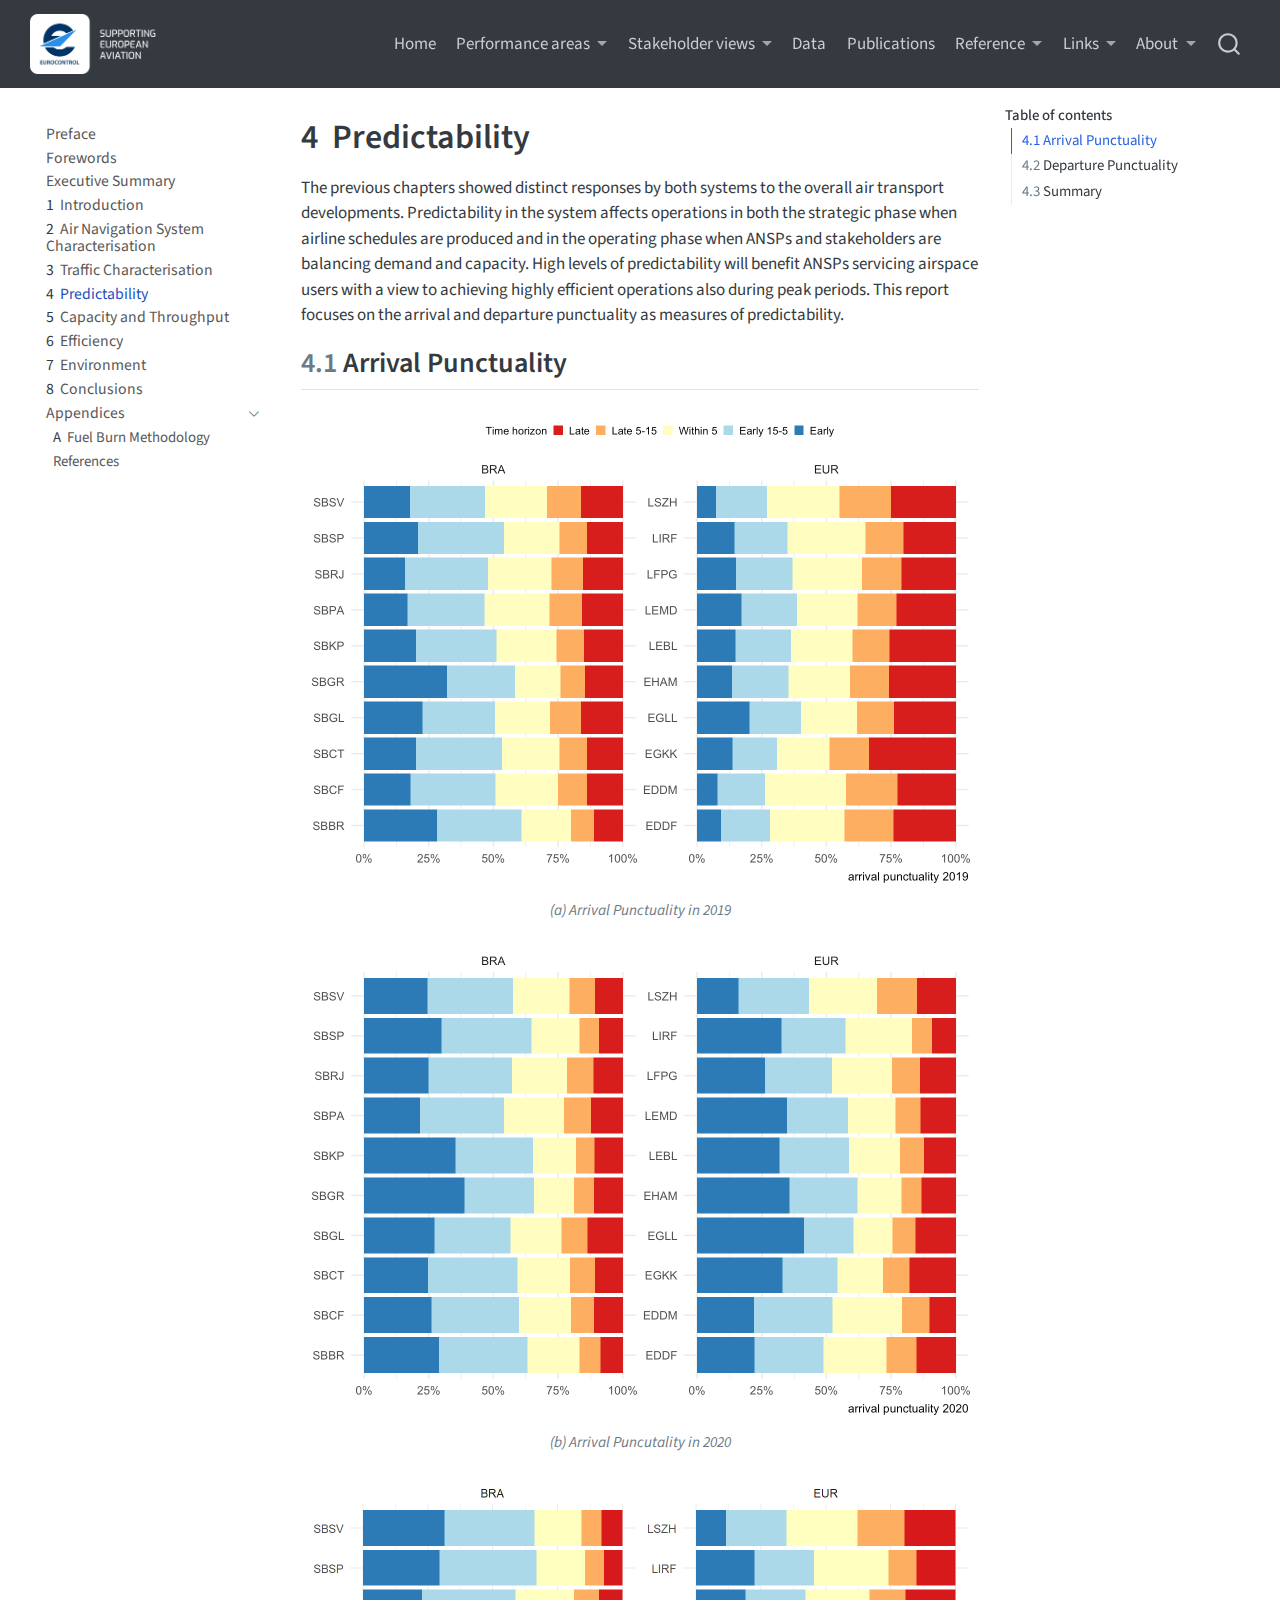
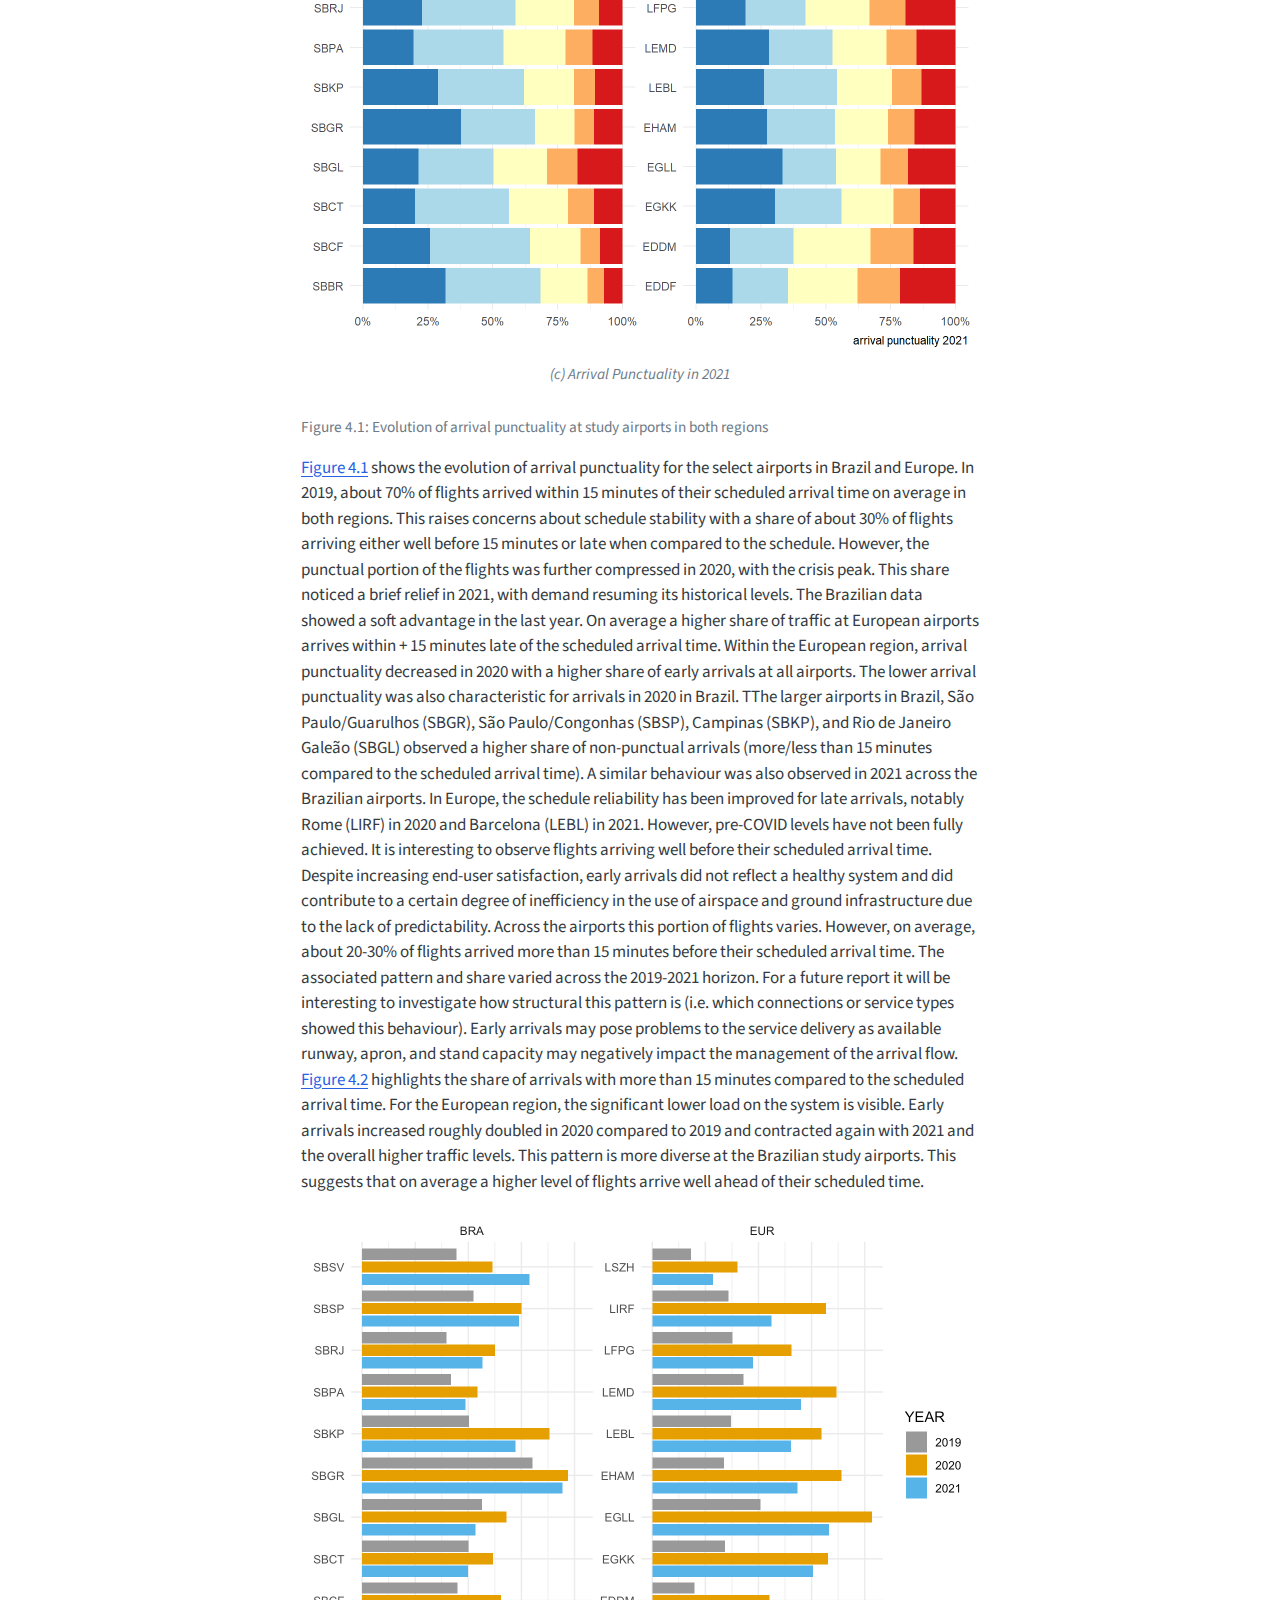
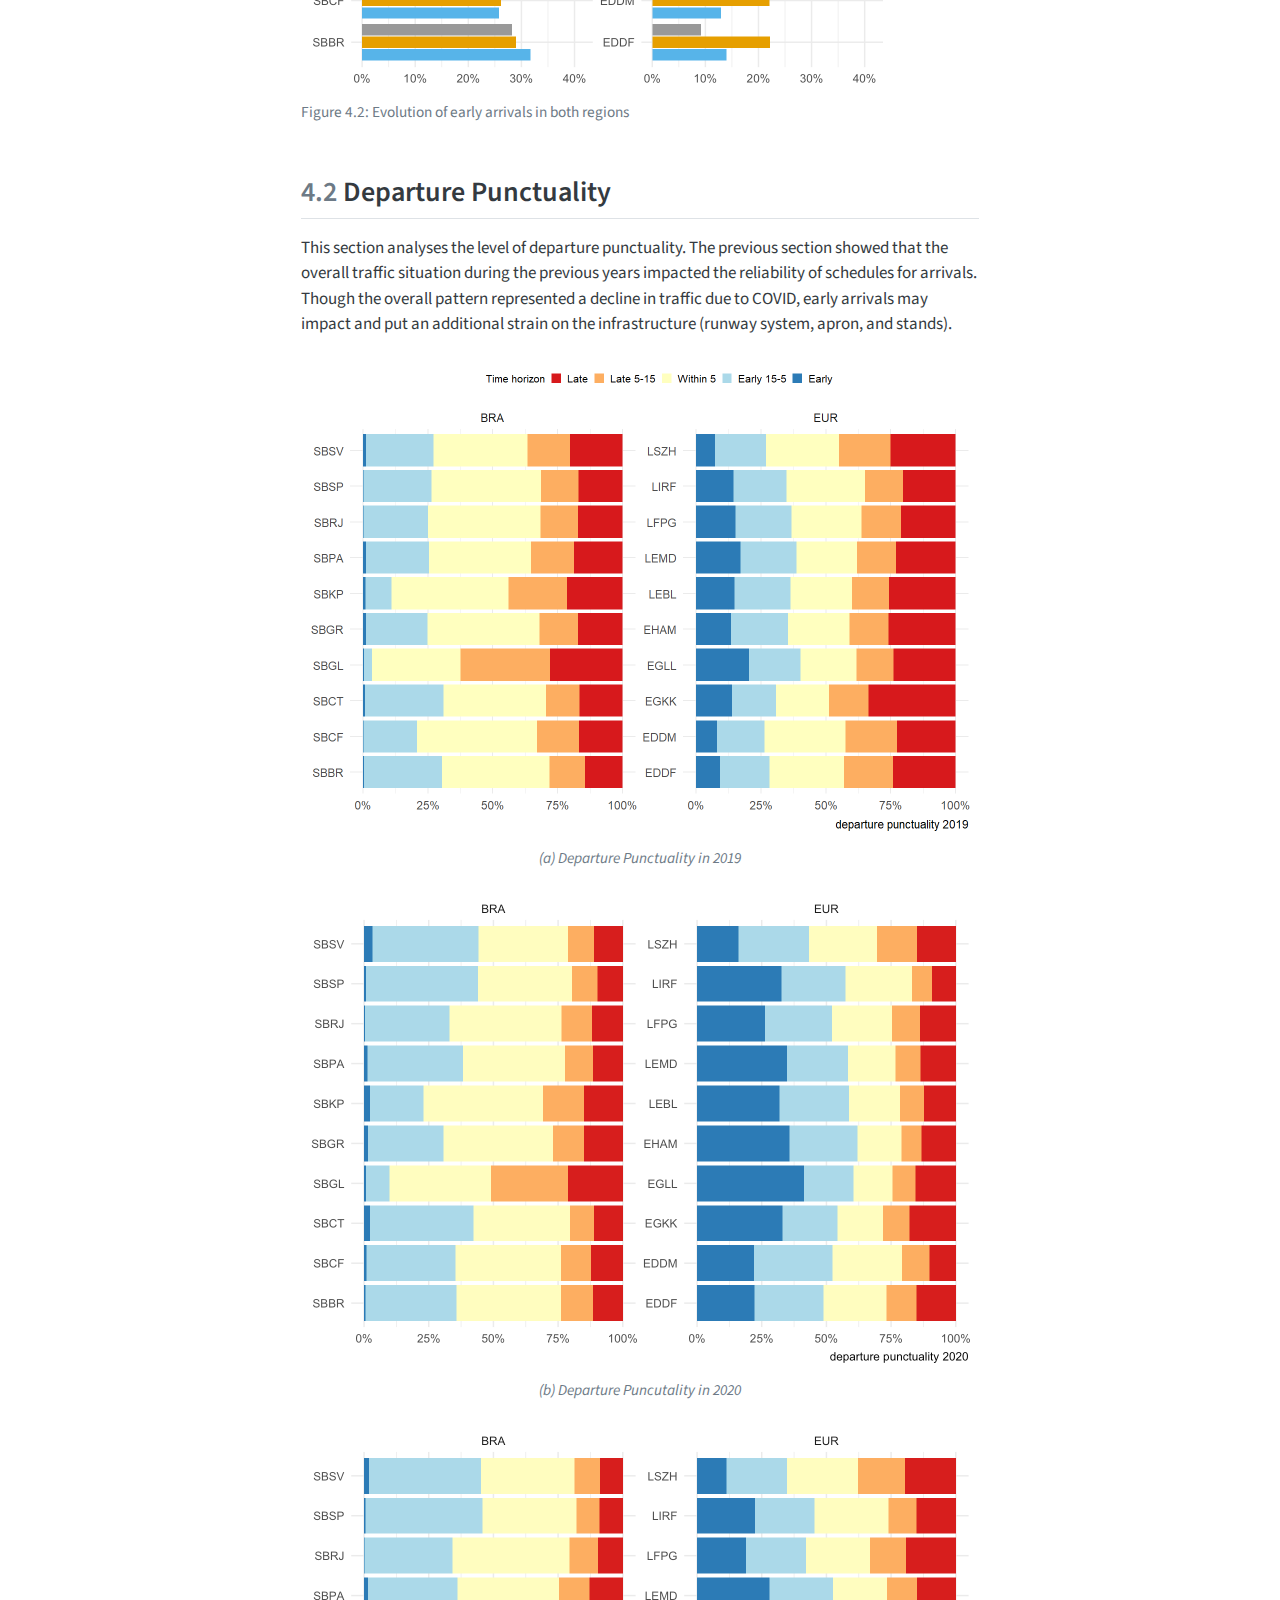
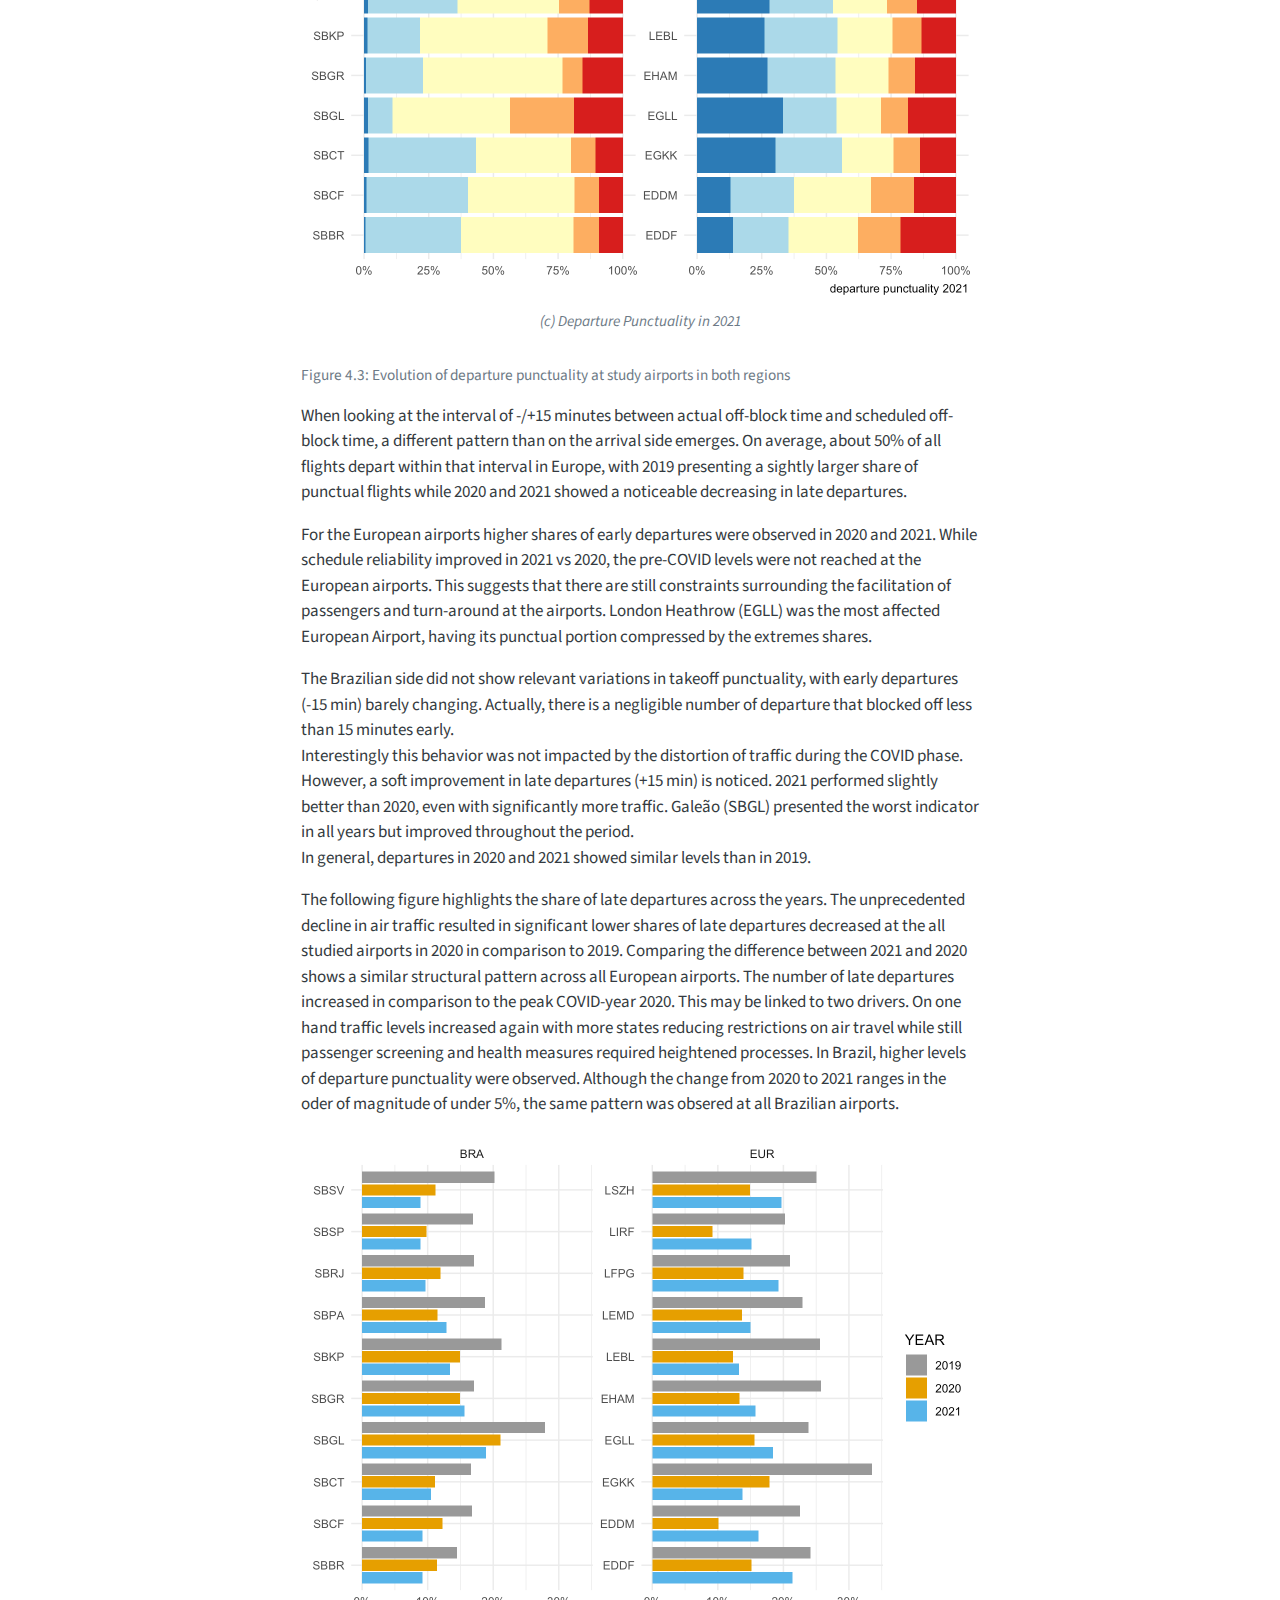
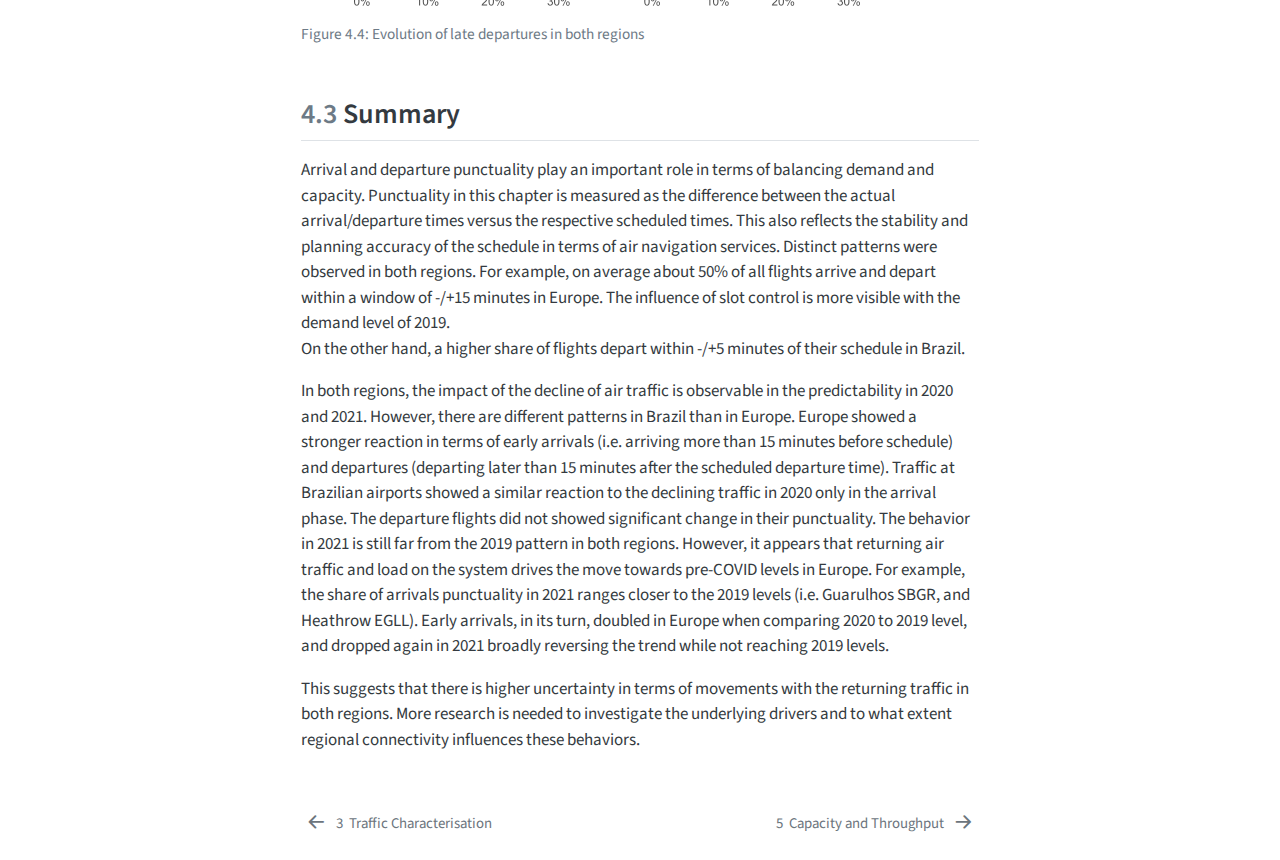
<file: docs/04-predictability.html>
<!DOCTYPE html>
<html xmlns="http://www.w3.org/1999/xhtml" lang="en" xml:lang="en"><head>

<meta charset="utf-8">
<meta name="generator" content="quarto-1.6.39">

<meta name="viewport" content="width=device-width, initial-scale=1.0, user-scalable=yes">


<title>4&nbsp; Predictability – Brazil/Europe Comparison of Operational ANS Performance</title>
<style>
code{white-space: pre-wrap;}
span.smallcaps{font-variant: small-caps;}
div.columns{display: flex; gap: min(4vw, 1.5em);}
div.column{flex: auto; overflow-x: auto;}
div.hanging-indent{margin-left: 1.5em; text-indent: -1.5em;}
ul.task-list{list-style: none;}
ul.task-list li input[type="checkbox"] {
  width: 0.8em;
  margin: 0 0.8em 0.2em -1em; /* quarto-specific, see https://github.com/quarto-dev/quarto-cli/issues/4556 */ 
  vertical-align: middle;
}
</style>


<script src="site_libs/quarto-nav/quarto-nav.js"></script>
<script src="site_libs/quarto-nav/headroom.min.js"></script>
<script src="site_libs/clipboard/clipboard.min.js"></script>
<script src="site_libs/quarto-search/autocomplete.umd.js"></script>
<script src="site_libs/quarto-search/fuse.min.js"></script>
<script src="site_libs/quarto-search/quarto-search.js"></script>
<meta name="quarto:offset" content="./">
<link href="./05-capacity.html" rel="next">
<link href="./03-traffic-characterisation.html" rel="prev">
<script src="site_libs/quarto-html/quarto.js"></script>
<script src="site_libs/quarto-html/popper.min.js"></script>
<script src="site_libs/quarto-html/tippy.umd.min.js"></script>
<script src="site_libs/quarto-html/anchor.min.js"></script>
<link href="site_libs/quarto-html/tippy.css" rel="stylesheet">
<link href="site_libs/quarto-html/quarto-syntax-highlighting-e26003cea8cd680ca0c55a263523d882.css" rel="stylesheet" id="quarto-text-highlighting-styles">
<script src="site_libs/bootstrap/bootstrap.min.js"></script>
<link href="site_libs/bootstrap/bootstrap-icons.css" rel="stylesheet">
<link href="site_libs/bootstrap/bootstrap-094b2ac33dd8b996e7c9015af1b1259d.min.css" rel="stylesheet" append-hash="true" id="quarto-bootstrap" data-mode="light">
<script src="site_libs/quarto-contrib/iconify-3.0.0/iconify-icon.min.js"></script>
<script id="quarto-search-options" type="application/json">{
  "location": "navbar",
  "copy-button": false,
  "collapse-after": 3,
  "panel-placement": "end",
  "type": "overlay",
  "limit": 50,
  "keyboard-shortcut": [
    "f",
    "/",
    "s"
  ],
  "show-item-context": false,
  "language": {
    "search-no-results-text": "No results",
    "search-matching-documents-text": "matching documents",
    "search-copy-link-title": "Copy link to search",
    "search-hide-matches-text": "Hide additional matches",
    "search-more-match-text": "more match in this document",
    "search-more-matches-text": "more matches in this document",
    "search-clear-button-title": "Clear",
    "search-text-placeholder": "",
    "search-detached-cancel-button-title": "Cancel",
    "search-submit-button-title": "Submit",
    "search-label": "Search"
  }
}</script>
<link rel="stylesheet" href="https://cdnjs.cloudflare.com/ajax/libs/font-awesome/5.15.4/css/all.min.css">
<style>
  .navbar-logo {
    max-height: 60px;
  }
</style>
<style>
/* Styles added by the columns.lua pandoc filter */
  .columns :first-child {margin-top: 0;}
  .column-span + * {margin-top: 0;}
</style>


</head>

<body class="nav-sidebar floating nav-fixed">

<div id="quarto-search-results"></div>
  <header id="quarto-header" class="headroom fixed-top">
    <nav class="navbar navbar-expand-lg " data-bs-theme="dark">
      <div class="navbar-container container-fluid">
      <div class="navbar-brand-container mx-auto">
    <a href="./index.html" class="navbar-brand navbar-brand-logo">
    <img src="./media/EUROCONTROL-logo-standard-rgb.png" alt="" class="navbar-logo">
    </a>
  </div>
            <div id="quarto-search" class="" title="Search"></div>
          <button class="navbar-toggler" type="button" data-bs-toggle="collapse" data-bs-target="#navbarCollapse" aria-controls="navbarCollapse" role="menu" aria-expanded="false" aria-label="Toggle navigation" onclick="if (window.quartoToggleHeadroom) { window.quartoToggleHeadroom(); }">
  <span class="navbar-toggler-icon"></span>
</button>
          <div class="collapse navbar-collapse" id="navbarCollapse">
            <ul class="navbar-nav navbar-nav-scroll ms-auto">
  <li class="nav-item">
    <a class="nav-link" href="https://ansperformance.eu/"> 
<span class="menu-text">Home</span></a>
  </li>  
  <li class="nav-item dropdown ">
    <a class="nav-link dropdown-toggle" href="#" id="nav-menu-performance-areas" role="link" data-bs-toggle="dropdown" aria-expanded="false">
 <span class="menu-text">Performance areas</span>
    </a>
    <ul class="dropdown-menu dropdown-menu-end" aria-labelledby="nav-menu-performance-areas">    
        <li>
    <a class="dropdown-item" href="https://www.eurocontrol.int/Economics/BalancedScorecard.html">
 <span class="dropdown-text"><iconify-icon role="img" inline="" icon="fa6-solid:th" aria-label="Icon th from fa6-solid Iconify.design set." title="Icon th from fa6-solid Iconify.design set."></iconify-icon>&nbsp;Balanced scorecard</span></a>
  </li>  
        <li>
    <a class="dropdown-item" href="https://ansperformance.eu/traffic/">
 <span class="dropdown-text"><iconify-icon role="img" inline="" icon="fa6-solid:plane-departure" aria-label="Icon plane-departure from fa6-solid Iconify.design set." title="Icon plane-departure from fa6-solid Iconify.design set."></iconify-icon>&nbsp;Traffic</span></a>
  </li>  
        <li>
    <a class="dropdown-item" href="https://www.eurocontrol.int/Economics/DailyTrafficVariation-States.html">
 <span class="dropdown-text">&nbsp;&nbsp;&nbsp;&nbsp;<span style="font-weight: normal">Daily traffic dashboard</span></span></a>
  </li>  
        <li>
    <a class="dropdown-item" href="https://www.eurocontrol.int/ServiceUnits/Dashboard/EnRouteMainDashboard.html">
 <span class="dropdown-text">&nbsp;&nbsp;&nbsp;<span style="font-weight: normal">Service units</span></span></a>
  </li>  
        <li>
    <a class="dropdown-item" href="https://ansperformance.eu/traffic/statfor/">
 <span class="dropdown-text">&nbsp;&nbsp;&nbsp;<span style="font-weight: normal">Traffic forecast</span></span></a>
  </li>  
        <li>
    <a class="dropdown-item" href="https://ansperformance.eu/traffic/punctuality/">
 <span class="dropdown-text"><iconify-icon role="img" inline="" icon="fa6-solid:calendar" aria-label="Icon calendar from fa6-solid Iconify.design set." title="Icon calendar from fa6-solid Iconify.design set."></iconify-icon>&nbsp;Punctuality</span></a>
  </li>  
        <li>
    <a class="dropdown-item" href="https://www.eurocontrol.int/Economics/DailyPunctuality-States.html">
 <span class="dropdown-text">&nbsp;&nbsp;&nbsp;&nbsp;<span style="font-weight: normal">Daily punctuality dashboard</span></span></a>
  </li>  
        <li>
    <a class="dropdown-item" href="https://ansperformance.eu/traffic/punctuality/#eurocontrol-area-network-view-1">
 <span class="dropdown-text">&nbsp;&nbsp;&nbsp;<span style="font-weight: normal">Network punctuality</span></span></a>
  </li>  
        <li>
    <a class="dropdown-item" href="https://ansperformance.eu/traffic/punctuality/#state-view-1">
 <span class="dropdown-text">&nbsp;&nbsp;&nbsp;<span style="font-weight: normal">State &amp; airport punctuality</span></span></a>
  </li>  
        <li>
    <a class="dropdown-item" href="https://ansperformance.eu/capacity/">
 <span class="dropdown-text"><iconify-icon role="img" inline="" icon="fa6-solid:clock" aria-label="Icon clock from fa6-solid Iconify.design set." title="Icon clock from fa6-solid Iconify.design set."></iconify-icon>&nbsp;En-route &amp; airport delays</span></a>
  </li>  
        <li>
    <a class="dropdown-item" href="https://www.eurocontrol.int/Economics/DailyDelay-States.html">
 <span class="dropdown-text">&nbsp;&nbsp;&nbsp;&nbsp;<span style="font-weight: normal">Daily ATFM delays dashboard</span></span></a>
  </li>  
        <li>
    <a class="dropdown-item" href="https://ansperformance.eu/capacity/atfm_ert/">
 <span class="dropdown-text">&nbsp;&nbsp;&nbsp;<span style="font-weight: normal">En-route ATFM delays</span></span></a>
  </li>  
        <li>
    <a class="dropdown-item" href="https://ansperformance.eu/capacity/atfm_apt/">
 <span class="dropdown-text">&nbsp;&nbsp;&nbsp;<span style="font-weight: normal">Airport ATFM delays</span></span></a>
  </li>  
        <li>
    <a class="dropdown-item" href="https://ansperformance.eu/capacity/tot_dly">
 <span class="dropdown-text">&nbsp;&nbsp;&nbsp;<span style="font-weight: normal">All-causes delays</span></span></a>
  </li>  
        <li>
    <a class="dropdown-item" href="https://ansperformance.eu/efficiency/">
 <span class="dropdown-text"><iconify-icon role="img" inline="" icon="fa6-solid:leaf" aria-label="Icon leaf from fa6-solid Iconify.design set." title="Icon leaf from fa6-solid Iconify.design set."></iconify-icon>&nbsp;Efficiency &amp; environment</span></a>
  </li>  
        <li>
    <a class="dropdown-item" href="https://ansperformance.eu/efficiency/emissions/">
 <span class="dropdown-text">&nbsp;&nbsp;&nbsp;<span style="font-weight: normal">CO<sub>2</sub> emissions</span></span></a>
  </li>  
        <li>
    <a class="dropdown-item" href="https://ansperformance.eu/efficiency/hfe/">
 <span class="dropdown-text">&nbsp;&nbsp;&nbsp;<span style="font-weight: normal">Horizontal flight efficiency</span></span></a>
  </li>  
        <li>
    <a class="dropdown-item" href="https://ansperformance.eu/efficiency/vfe/">
 <span class="dropdown-text">&nbsp;&nbsp;&nbsp;<span style="font-weight: normal">Vertical flight efficiency</span></span></a>
  </li>  
        <li>
    <a class="dropdown-item" href="https://ansperformance.eu/efficiency/asma/">
 <span class="dropdown-text">&nbsp;&nbsp;&nbsp;<span style="font-weight: normal">Terminal holdings</span></span></a>
  </li>  
        <li>
    <a class="dropdown-item" href="https://ansperformance.eu/efficiency/taxiout/">
 <span class="dropdown-text">&nbsp;&nbsp;&nbsp;<span style="font-weight: normal">Taxi-out</span></span></a>
  </li>  
        <li>
    <a class="dropdown-item" href="https://ansperformance.eu/efficiency/taxiin/">
 <span class="dropdown-text">&nbsp;&nbsp;&nbsp;<span style="font-weight: normal">Taxi-in</span></span></a>
  </li>  
        <li>
    <a class="dropdown-item" href="https://ansperformance.eu/economics/">
 <span class="dropdown-text"><iconify-icon role="img" inline="" icon="fa6-solid:euro-sign" aria-label="Icon euro-sign from fa6-solid Iconify.design set." title="Icon euro-sign from fa6-solid Iconify.design set."></iconify-icon>&nbsp;Economics</span></a>
  </li>  
        <li>
    <a class="dropdown-item" href="https://ansperformance.eu/economics/ace-overview/">
 <span class="dropdown-text">&nbsp;&nbsp;&nbsp;<span style="font-weight: normal">ATM cost-effectiveness (ACE)</span></span></a>
  </li>  
        <li>
    <a class="dropdown-item" href="https://www.eurocontrol.int/ServiceUnits/Dashboard/EnRouteUnitRates.html">
 <span class="dropdown-text">&nbsp;&nbsp;&nbsp;<span style="font-weight: normal">Unit rates and costs</span></span></a>
  </li>  
        <li>
    <a class="dropdown-item" href="https://www.eurocontrol.int/ServiceUnits/Dashboard/EnRouteMainDashboard.html">
 <span class="dropdown-text">&nbsp;&nbsp;&nbsp;<span style="font-weight: normal">Service units</span></span></a>
  </li>  
        <li>
    <a class="dropdown-item" href="https://ansperformance.eu/economics/finance/">
 <span class="dropdown-text">&nbsp;&nbsp;&nbsp;<span style="font-weight: normal">ANSPs financial dashboard</span></span></a>
  </li>  
        <li>
    <a class="dropdown-item" href="https://ansperformance.eu/economics/cba/">
 <span class="dropdown-text">&nbsp;&nbsp;&nbsp;<span style="font-weight: normal">Standard Inputs for Economic Analyses</span></span></a>
  </li>  
    </ul>
  </li>
  <li class="nav-item dropdown ">
    <a class="nav-link dropdown-toggle" href="#" id="nav-menu-stakeholder-views" role="link" data-bs-toggle="dropdown" aria-expanded="false">
 <span class="menu-text">Stakeholder views</span>
    </a>
    <ul class="dropdown-menu dropdown-menu-end" aria-labelledby="nav-menu-stakeholder-views">    
        <li>
    <a class="dropdown-item" href="https://ansperformance.eu/dashboard/stakeholder/airport/">
 <span class="dropdown-text"><iconify-icon role="img" inline="" icon="fa6-solid:plane-arrival" aria-label="Icon plane-arrival from fa6-solid Iconify.design set." title="Icon plane-arrival from fa6-solid Iconify.design set."></iconify-icon>&nbsp;Airports</span></a>
  </li>  
        <li>
    <a class="dropdown-item" href="https://ansperformance.eu/dashboard/stakeholder/ansp/">
 <span class="dropdown-text"><iconify-icon role="img" inline="" icon="fa6-solid:compass" aria-label="Icon compass from fa6-solid Iconify.design set." title="Icon compass from fa6-solid Iconify.design set."></iconify-icon>&nbsp;Air navigation service provider</span></a>
  </li>  
        <li>
    <a class="dropdown-item" href="https://ansperformance.eu/dashboard/stakeholder/state/">
 <span class="dropdown-text"><iconify-icon role="img" inline="" icon="fa6-solid:globe" aria-label="Icon globe from fa6-solid Iconify.design set." title="Icon globe from fa6-solid Iconify.design set."></iconify-icon>&nbsp;States</span></a>
  </li>  
    </ul>
  </li>
  <li class="nav-item">
    <a class="nav-link" href="https://ansperformance.eu/data/"> 
<span class="menu-text">Data</span></a>
  </li>  
  <li class="nav-item">
    <a class="nav-link" href="https://ansperformance.eu/publications/"> 
<span class="menu-text">Publications</span></a>
  </li>  
  <li class="nav-item dropdown ">
    <a class="nav-link dropdown-toggle" href="#" id="nav-menu-reference" role="link" data-bs-toggle="dropdown" aria-expanded="false">
 <span class="menu-text">Reference</span>
    </a>
    <ul class="dropdown-menu dropdown-menu-end" aria-labelledby="nav-menu-reference">    
        <li>
    <a class="dropdown-item" href="https://ansperformance.eu/definition/">
 <span class="dropdown-text"><iconify-icon role="img" inline="" icon="fa6-solid:marker" aria-label="Icon marker from fa6-solid Iconify.design set." title="Icon marker from fa6-solid Iconify.design set."></iconify-icon>&nbsp;Definitions</span></a>
  </li>  
        <li>
    <a class="dropdown-item" href="https://ansperformance.eu/methodology/">
 <span class="dropdown-text"><iconify-icon role="img" inline="" icon="fa6-solid:wrench" aria-label="Icon wrench from fa6-solid Iconify.design set." title="Icon wrench from fa6-solid Iconify.design set."></iconify-icon>&nbsp;Methodology</span></a>
  </li>  
        <li>
    <a class="dropdown-item" href="https://ansperformance.eu/acronym/">
 <span class="dropdown-text"><iconify-icon role="img" inline="" icon="fa6-solid:quote-left" aria-label="Icon quote-left from fa6-solid Iconify.design set." title="Icon quote-left from fa6-solid Iconify.design set."></iconify-icon>&nbsp;Acronyms</span></a>
  </li>  
        <li>
    <a class="dropdown-item" href="https://ansperformance.eu/bibliography/">
 <span class="dropdown-text"><iconify-icon role="img" inline="" icon="fa6-solid:book" aria-label="Icon book from fa6-solid Iconify.design set." title="Icon book from fa6-solid Iconify.design set."></iconify-icon>&nbsp;Bibliography</span></a>
  </li>  
    </ul>
  </li>
  <li class="nav-item dropdown ">
    <a class="nav-link dropdown-toggle" href="#" id="nav-menu-links" role="link" data-bs-toggle="dropdown" aria-expanded="false">
 <span class="menu-text">Links</span>
    </a>
    <ul class="dropdown-menu dropdown-menu-end" aria-labelledby="nav-menu-links">    
        <li>
    <a class="dropdown-item" href="https://www.eurocontrol.int/">
 <span class="dropdown-text">EUROCONTROL <i class="fas fa-xs fa-external-link-alt"></i></span></a>
  </li>  
        <li>
    <a class="dropdown-item" href="https://www.eurocontrol.int/prudata/dashboard/">
 <span class="dropdown-text">Single European Sky (SES) portal <i class="fas fa-xs fa-external-link-alt"></i></span></a>
  </li>  
        <li>
    <a class="dropdown-item" href="https://www4.icao.int/ganpportal/">
 <span class="dropdown-text">ICAO GANP <i class="fas fa-xs fa-external-link-alt"></i></span></a>
  </li>  
        <li>
    <a class="dropdown-item" href="https://ext.eurocontrol.int/connectivity_web/from">
 <span class="dropdown-text">Connectivity dashboard <i class="fas fa-xs fa-external-link-alt"></i></span></a>
  </li>  
        <li>
    <a class="dropdown-item" href="https://ansperformance.eu/transformation/">
 <span class="dropdown-text">PRC Transformation Strategy</span></a>
  </li>  
        <li>
    <a class="dropdown-item" href="https://opdi.aero">
 <span class="dropdown-text">PRC Open Performance Data Initiative</span></a>
  </li>  
    </ul>
  </li>
  <li class="nav-item dropdown ">
    <a class="nav-link dropdown-toggle" href="#" id="nav-menu-about" role="link" data-bs-toggle="dropdown" aria-expanded="false">
 <span class="menu-text">About</span>
    </a>
    <ul class="dropdown-menu dropdown-menu-end" aria-labelledby="nav-menu-about">    
        <li>
    <a class="dropdown-item" href="https://ansperformance.eu/about/prc/">
 <span class="dropdown-text">About the PRC</span></a>
  </li>  
        <li>
    <a class="dropdown-item" href="https://ansperformance.eu/about/aiu/">
 <span class="dropdown-text">About the AIU</span></a>
  </li>  
        <li>
    <a class="dropdown-item" href="https://ansperformance.eu/about/us/">
 <span class="dropdown-text">About the PRU</span></a>
  </li>  
        <li>
    <a class="dropdown-item" href="https://ansperformance.eu/post/">
 <span class="dropdown-text">Release notes</span></a>
  </li>  
        <li>
    <a class="dropdown-item" href="https://ansperformance.eu/about/disclaimer/">
 <span class="dropdown-text">Disclaimer</span></a>
  </li>  
    </ul>
  </li>
</ul>
          </div> <!-- /navcollapse -->
            <div class="quarto-navbar-tools">
</div>
      </div> <!-- /container-fluid -->
    </nav>
  <nav class="quarto-secondary-nav">
    <div class="container-fluid d-flex">
      <button type="button" class="quarto-btn-toggle btn" data-bs-toggle="collapse" role="button" data-bs-target=".quarto-sidebar-collapse-item" aria-controls="quarto-sidebar" aria-expanded="false" aria-label="Toggle sidebar navigation" onclick="if (window.quartoToggleHeadroom) { window.quartoToggleHeadroom(); }">
        <i class="bi bi-layout-text-sidebar-reverse"></i>
      </button>
        <nav class="quarto-page-breadcrumbs" aria-label="breadcrumb"><ol class="breadcrumb"><li class="breadcrumb-item"><a href="./04-predictability.html"><span class="chapter-number">4</span>&nbsp; <span class="chapter-title">Predictability</span></a></li></ol></nav>
        <a class="flex-grow-1" role="navigation" data-bs-toggle="collapse" data-bs-target=".quarto-sidebar-collapse-item" aria-controls="quarto-sidebar" aria-expanded="false" aria-label="Toggle sidebar navigation" onclick="if (window.quartoToggleHeadroom) { window.quartoToggleHeadroom(); }">      
        </a>
    </div>
  </nav>
</header>
<!-- content -->
<div id="quarto-content" class="quarto-container page-columns page-rows-contents page-layout-article page-navbar">
<!-- sidebar -->
  <nav id="quarto-sidebar" class="sidebar collapse collapse-horizontal quarto-sidebar-collapse-item sidebar-navigation floating overflow-auto">
    <div class="sidebar-menu-container"> 
    <ul class="list-unstyled mt-1">
        <li class="sidebar-item">
  <div class="sidebar-item-container"> 
  <a href="./index.html" class="sidebar-item-text sidebar-link">
 <span class="menu-text">Preface</span></a>
  </div>
</li>
        <li class="sidebar-item">
  <div class="sidebar-item-container"> 
  <a href="./00-front-matters.html" class="sidebar-item-text sidebar-link">
 <span class="menu-text">Forewords</span></a>
  </div>
</li>
        <li class="sidebar-item">
  <div class="sidebar-item-container"> 
  <a href="./00-executive.html" class="sidebar-item-text sidebar-link">
 <span class="menu-text">Executive Summary</span></a>
  </div>
</li>
        <li class="sidebar-item">
  <div class="sidebar-item-container"> 
  <a href="./01-intro.html" class="sidebar-item-text sidebar-link">
 <span class="menu-text"><span class="chapter-number">1</span>&nbsp; <span class="chapter-title">Introduction</span></span></a>
  </div>
</li>
        <li class="sidebar-item">
  <div class="sidebar-item-container"> 
  <a href="./02-system-overview.html" class="sidebar-item-text sidebar-link">
 <span class="menu-text"><span class="chapter-number">2</span>&nbsp; <span class="chapter-title">Air Navigation System Characterisation</span></span></a>
  </div>
</li>
        <li class="sidebar-item">
  <div class="sidebar-item-container"> 
  <a href="./03-traffic-characterisation.html" class="sidebar-item-text sidebar-link">
 <span class="menu-text"><span class="chapter-number">3</span>&nbsp; <span class="chapter-title">Traffic Characterisation</span></span></a>
  </div>
</li>
        <li class="sidebar-item">
  <div class="sidebar-item-container"> 
  <a href="./04-predictability.html" class="sidebar-item-text sidebar-link active">
 <span class="menu-text"><span class="chapter-number">4</span>&nbsp; <span class="chapter-title">Predictability</span></span></a>
  </div>
</li>
        <li class="sidebar-item">
  <div class="sidebar-item-container"> 
  <a href="./05-capacity.html" class="sidebar-item-text sidebar-link">
 <span class="menu-text"><span class="chapter-number">5</span>&nbsp; <span class="chapter-title">Capacity and Throughput</span></span></a>
  </div>
</li>
        <li class="sidebar-item">
  <div class="sidebar-item-container"> 
  <a href="./06-efficiency.html" class="sidebar-item-text sidebar-link">
 <span class="menu-text"><span class="chapter-number">6</span>&nbsp; <span class="chapter-title">Efficiency</span></span></a>
  </div>
</li>
        <li class="sidebar-item">
  <div class="sidebar-item-container"> 
  <a href="./07-environment.html" class="sidebar-item-text sidebar-link">
 <span class="menu-text"><span class="chapter-number">7</span>&nbsp; <span class="chapter-title">Environment</span></span></a>
  </div>
</li>
        <li class="sidebar-item">
  <div class="sidebar-item-container"> 
  <a href="./08-conclusions.html" class="sidebar-item-text sidebar-link">
 <span class="menu-text"><span class="chapter-number">8</span>&nbsp; <span class="chapter-title">Conclusions</span></span></a>
  </div>
</li>
        <li class="sidebar-item sidebar-item-section">
      <div class="sidebar-item-container"> 
            <a class="sidebar-item-text sidebar-link text-start" data-bs-toggle="collapse" data-bs-target="#quarto-sidebar-section-1" role="navigation" aria-expanded="true">
 <span class="menu-text">Appendices</span></a>
          <a class="sidebar-item-toggle text-start" data-bs-toggle="collapse" data-bs-target="#quarto-sidebar-section-1" role="navigation" aria-expanded="true" aria-label="Toggle section">
            <i class="bi bi-chevron-right ms-2"></i>
          </a> 
      </div>
      <ul id="quarto-sidebar-section-1" class="collapse list-unstyled sidebar-section depth1 show">  
          <li class="sidebar-item">
  <div class="sidebar-item-container"> 
  <a href="./90-back-matters.html" class="sidebar-item-text sidebar-link">
 <span class="menu-text"><span class="chapter-number">A</span>&nbsp; <span class="chapter-title">Fuel Burn Methodology</span></span></a>
  </div>
</li>
          <li class="sidebar-item">
  <div class="sidebar-item-container"> 
  <a href="./references.html" class="sidebar-item-text sidebar-link">
 <span class="menu-text">References</span></a>
  </div>
</li>
      </ul>
  </li>
    </ul>
    </div>
</nav>
<div id="quarto-sidebar-glass" class="quarto-sidebar-collapse-item" data-bs-toggle="collapse" data-bs-target=".quarto-sidebar-collapse-item"></div>
<!-- margin-sidebar -->
    <div id="quarto-margin-sidebar" class="sidebar margin-sidebar">
        <nav id="TOC" role="doc-toc" class="toc-active">
    <h2 id="toc-title">Table of contents</h2>
   
  <ul>
  <li><a href="#arrival-punctuality" id="toc-arrival-punctuality" class="nav-link active" data-scroll-target="#arrival-punctuality"><span class="header-section-number">4.1</span> Arrival Punctuality</a></li>
  <li><a href="#departure-punctuality" id="toc-departure-punctuality" class="nav-link" data-scroll-target="#departure-punctuality"><span class="header-section-number">4.2</span> Departure Punctuality</a></li>
  <li><a href="#summary" id="toc-summary" class="nav-link" data-scroll-target="#summary"><span class="header-section-number">4.3</span> Summary</a></li>
  </ul>
</nav>
    </div>
<!-- main -->
<main class="content" id="quarto-document-content">

<header id="title-block-header" class="quarto-title-block default">
<div class="quarto-title">
<h1 class="title"><span class="chapter-number">4</span>&nbsp; <span class="chapter-title">Predictability</span></h1>
</div>



<div class="quarto-title-meta">

    
  
    
  </div>
  


</header>


<p>The previous chapters showed distinct responses by both systems to the overall air transport developments. Predictability in the system affects operations in both the strategic phase when airline schedules are produced and in the operating phase when ANSPs and stakeholders are balancing demand and capacity. High levels of predictability will benefit ANSPs servicing airspace users with a view to achieving highly efficient operations also during peak periods. This report focuses on the arrival and departure punctuality as measures of predictability.</p>
<section id="arrival-punctuality" class="level2" data-number="4.1">
<h2 data-number="4.1" class="anchored" data-anchor-id="arrival-punctuality"><span class="header-section-number">4.1</span> Arrival Punctuality</h2>
<!--
plot_punc_barchart <- function(.puncshares, .debug = TRUE){
  this_ds <- .puncshares %>% mutate(SHARE = FLIGHTS/N_VALID)
  if(.debug == TRUE) this_ds <- this_ds %>% mutate(LABEL = paste0(SLOT3,"-",round(SHARE,2)))
  
  my_plot <- ggplot(
      data    = this_ds  
    , mapping = aes(y = AIRPORT, x = SHARE, fill = SLOT3)) +
  geom_col( position = "fill" )
  
  if(.debug == TRUE){
    my_plot <- my_plot +
      geom_text(aes(LABEL), position = position_stack(vjust = 0.5))
  }
  
  my_plot <- my_plot +
  scale_fill_brewer(palette = "RdYlBu") +
  #to control the "fill" aesthetic and legend, use the 2 lines below
  #scale_fill_manual(name = "Time horizon")
  #, # labels = c("Late", "Late 5-15", "Within 5", "Early 15-5", "Early"), values = RColorBrewer::brewer.pal(5, "RdYlBu")) +
  #guides(fill = guide_legend(reverse = TRUE)) +
  #coord_flip() +
  facet_wrap(.~REGION, scales = "free_y") +
 # scale_y_continuous(labels = scales::percent) +
  my_own_theme_minimal +
  theme( legend.position = "top"
        ,legend.title    = element_text(size = 8) 
        ,legend.text     = element_text(size = 8)
        ,legend.key.size = unit(0.3, "cm")) +
  labs(x = NULL, y = NULL) 
  return(my_plot)
}
-->
<div class="cell" data-layout-nrow="3">
<div id="fig-arrivalpunc" class="quarto-layout-panel">
<figure class="quarto-float quarto-float-fig figure">
<div aria-describedby="fig-arrivalpunc-caption-0ceaefa1-69ba-4598-a22c-09a6ac19f8ca">
<div class="quarto-layout-row">
<div class="cell-output-display quarto-layout-cell-subref quarto-layout-cell" data-ref-parent="fig-arrivalpunc" style="flex-basis: 100.0%;justify-content: flex-start;">
<div id="fig-arrivalpunc-1" class="quarto-float quarto-figure quarto-figure-center anchored">
<figure class="quarto-float quarto-subfloat-fig figure">
<div aria-describedby="fig-arrivalpunc-1-caption-0ceaefa1-69ba-4598-a22c-09a6ac19f8ca">
<img src="04-predictability_files/figure-html/fig-arrivalpunc-1.png" class="img-fluid figure-img" data-ref-parent="fig-arrivalpunc" width="672">
</div>
<figcaption class="quarto-float-caption-bottom quarto-subfloat-caption quarto-subfloat-fig" id="fig-arrivalpunc-1-caption-0ceaefa1-69ba-4598-a22c-09a6ac19f8ca">
(a) Arrival Punctuality in 2019
</figcaption>
</figure>
</div>
</div>
</div>
<div class="quarto-layout-row">
<div class="cell-output-display quarto-layout-cell-subref quarto-layout-cell" data-ref-parent="fig-arrivalpunc" style="flex-basis: 100.0%;justify-content: flex-start;">
<div id="fig-arrivalpunc-2" class="quarto-float quarto-figure quarto-figure-center anchored">
<figure class="quarto-float quarto-subfloat-fig figure">
<div aria-describedby="fig-arrivalpunc-2-caption-0ceaefa1-69ba-4598-a22c-09a6ac19f8ca">
<img src="04-predictability_files/figure-html/fig-arrivalpunc-2.png" class="img-fluid figure-img" data-ref-parent="fig-arrivalpunc" width="672">
</div>
<figcaption class="quarto-float-caption-bottom quarto-subfloat-caption quarto-subfloat-fig" id="fig-arrivalpunc-2-caption-0ceaefa1-69ba-4598-a22c-09a6ac19f8ca">
(b) Arrival Puncutality in 2020
</figcaption>
</figure>
</div>
</div>
</div>
<div class="quarto-layout-row">
<div class="cell-output-display quarto-layout-cell-subref quarto-layout-cell" data-ref-parent="fig-arrivalpunc" style="flex-basis: 100.0%;justify-content: flex-start;">
<div id="fig-arrivalpunc-3" class="quarto-float quarto-figure quarto-figure-center anchored">
<figure class="quarto-float quarto-subfloat-fig figure">
<div aria-describedby="fig-arrivalpunc-3-caption-0ceaefa1-69ba-4598-a22c-09a6ac19f8ca">
<img src="04-predictability_files/figure-html/fig-arrivalpunc-3.png" class="img-fluid figure-img" data-ref-parent="fig-arrivalpunc" width="672">
</div>
<figcaption class="quarto-float-caption-bottom quarto-subfloat-caption quarto-subfloat-fig" id="fig-arrivalpunc-3-caption-0ceaefa1-69ba-4598-a22c-09a6ac19f8ca">
(c) Arrival Punctuality in 2021
</figcaption>
</figure>
</div>
</div>
</div>
</div>
<figcaption class="quarto-float-caption-bottom quarto-float-caption quarto-float-fig" id="fig-arrivalpunc-caption-0ceaefa1-69ba-4598-a22c-09a6ac19f8ca">
Figure&nbsp;4.1: Evolution of arrival punctuality at study airports in both regions
</figcaption>
</figure>
</div>
</div>
<p><a href="#fig-arrivalpunc" class="quarto-xref">Figure&nbsp;<span>4.1</span></a> shows the evolution of arrival punctuality for the select airports in Brazil and Europe. In 2019, about 70% of flights arrived within 15 minutes of their scheduled arrival time on average in both regions. This raises concerns about schedule stability with a share of about 30% of flights arriving either well before 15 minutes or late when compared to the schedule. However, the punctual portion of the flights was further compressed in 2020, with the crisis peak. This share noticed a brief relief in 2021, with demand resuming its historical levels. The Brazilian data showed a soft advantage in the last year. On average a higher share of traffic at European airports arrives within + 15 minutes late of the scheduled arrival time. Within the European region, arrival punctuality decreased in 2020 with a higher share of early arrivals at all airports. The lower arrival punctuality was also characteristic for arrivals in 2020 in Brazil. TThe larger airports in Brazil, São Paulo/Guarulhos (SBGR), São Paulo/Congonhas (SBSP), Campinas (SBKP), and Rio de Janeiro Galeão (SBGL) observed a higher share of non-punctual arrivals (more/less than 15 minutes compared to the scheduled arrival time). A similar behaviour was also observed in 2021 across the Brazilian airports. In Europe, the schedule reliability has been improved for late arrivals, notably Rome (LIRF) in 2020 and Barcelona (LEBL) in 2021. However, pre-COVID levels have not been fully achieved. It is interesting to observe flights arriving well before their scheduled arrival time. Despite increasing end-user satisfaction, early arrivals did not reflect a healthy system and did contribute to a certain degree of inefficiency in the use of airspace and ground infrastructure due to the lack of predictability. Across the airports this portion of flights varies. However, on average, about 20-30% of flights arrived more than 15 minutes before their scheduled arrival time. The associated pattern and share varied across the 2019-2021 horizon. For a future report it will be interesting to investigate how structural this pattern is (i.e.&nbsp;which connections or service types showed this behaviour). Early arrivals may pose problems to the service delivery as available runway, apron, and stand capacity may negatively impact the management of the arrival flow. <a href="#fig-earlyarrs" class="quarto-xref">Figure&nbsp;<span>4.2</span></a> highlights the share of arrivals with more than 15 minutes compared to the scheduled arrival time. For the European region, the significant lower load on the system is visible. Early arrivals increased roughly doubled in 2020 compared to 2019 and contracted again with 2021 and the overall higher traffic levels. This pattern is more diverse at the Brazilian study airports. This suggests that on average a higher level of flights arrive well ahead of their scheduled time.</p>
<div class="cell">
<div class="cell-output-display">
<div id="fig-earlyarrs" class="quarto-float quarto-figure quarto-figure-center anchored">
<figure class="quarto-float quarto-float-fig figure">
<div aria-describedby="fig-earlyarrs-caption-0ceaefa1-69ba-4598-a22c-09a6ac19f8ca">
<img src="04-predictability_files/figure-html/fig-earlyarrs-1.png" class="img-fluid figure-img" width="672">
</div>
<figcaption class="quarto-float-caption-bottom quarto-float-caption quarto-float-fig" id="fig-earlyarrs-caption-0ceaefa1-69ba-4598-a22c-09a6ac19f8ca">
Figure&nbsp;4.2: Evolution of early arrivals in both regions
</figcaption>
</figure>
</div>
</div>
</div>
</section>
<section id="departure-punctuality" class="level2" data-number="4.2">
<h2 data-number="4.2" class="anchored" data-anchor-id="departure-punctuality"><span class="header-section-number">4.2</span> Departure Punctuality</h2>
<p>This section analyses the level of departure punctuality. The previous section showed that the overall traffic situation during the previous years impacted the reliability of schedules for arrivals. Though the overall pattern represented a decline in traffic due to COVID, early arrivals may impact and put an additional strain on the infrastructure (runway system, apron, and stands).</p>
<div class="cell" data-layout-nrow="3">
<div id="fig-deppunc" class="quarto-layout-panel">
<figure class="quarto-float quarto-float-fig figure">
<div aria-describedby="fig-deppunc-caption-0ceaefa1-69ba-4598-a22c-09a6ac19f8ca">
<div class="quarto-layout-row">
<div class="cell-output-display quarto-layout-cell-subref quarto-layout-cell" data-ref-parent="fig-deppunc" style="flex-basis: 100.0%;justify-content: flex-start;">
<div id="fig-deppunc-1" class="quarto-float quarto-figure quarto-figure-center anchored">
<figure class="quarto-float quarto-subfloat-fig figure">
<div aria-describedby="fig-deppunc-1-caption-0ceaefa1-69ba-4598-a22c-09a6ac19f8ca">
<img src="04-predictability_files/figure-html/fig-deppunc-1.png" class="img-fluid figure-img" data-ref-parent="fig-deppunc" width="672">
</div>
<figcaption class="quarto-float-caption-bottom quarto-subfloat-caption quarto-subfloat-fig" id="fig-deppunc-1-caption-0ceaefa1-69ba-4598-a22c-09a6ac19f8ca">
(a) Departure Punctuality in 2019
</figcaption>
</figure>
</div>
</div>
</div>
<div class="quarto-layout-row">
<div class="cell-output-display quarto-layout-cell-subref quarto-layout-cell" data-ref-parent="fig-deppunc" style="flex-basis: 100.0%;justify-content: flex-start;">
<div id="fig-deppunc-2" class="quarto-float quarto-figure quarto-figure-center anchored">
<figure class="quarto-float quarto-subfloat-fig figure">
<div aria-describedby="fig-deppunc-2-caption-0ceaefa1-69ba-4598-a22c-09a6ac19f8ca">
<img src="04-predictability_files/figure-html/fig-deppunc-2.png" class="img-fluid figure-img" data-ref-parent="fig-deppunc" width="672">
</div>
<figcaption class="quarto-float-caption-bottom quarto-subfloat-caption quarto-subfloat-fig" id="fig-deppunc-2-caption-0ceaefa1-69ba-4598-a22c-09a6ac19f8ca">
(b) Departure Puncutality in 2020
</figcaption>
</figure>
</div>
</div>
</div>
<div class="quarto-layout-row">
<div class="cell-output-display quarto-layout-cell-subref quarto-layout-cell" data-ref-parent="fig-deppunc" style="flex-basis: 100.0%;justify-content: flex-start;">
<div id="fig-deppunc-3" class="quarto-float quarto-figure quarto-figure-center anchored">
<figure class="quarto-float quarto-subfloat-fig figure">
<div aria-describedby="fig-deppunc-3-caption-0ceaefa1-69ba-4598-a22c-09a6ac19f8ca">
<img src="04-predictability_files/figure-html/fig-deppunc-3.png" class="img-fluid figure-img" data-ref-parent="fig-deppunc" width="672">
</div>
<figcaption class="quarto-float-caption-bottom quarto-subfloat-caption quarto-subfloat-fig" id="fig-deppunc-3-caption-0ceaefa1-69ba-4598-a22c-09a6ac19f8ca">
(c) Departure Punctuality in 2021
</figcaption>
</figure>
</div>
</div>
</div>
</div>
<figcaption class="quarto-float-caption-bottom quarto-float-caption quarto-float-fig" id="fig-deppunc-caption-0ceaefa1-69ba-4598-a22c-09a6ac19f8ca">
Figure&nbsp;4.3: Evolution of departure punctuality at study airports in both regions
</figcaption>
</figure>
</div>
</div>
<p>When looking at the interval of -/+15 minutes between actual off-block time and scheduled off-block time, a different pattern than on the arrival side emerges. On average, about 50% of all flights depart within that interval in Europe, with 2019 presenting a sightly larger share of punctual flights while 2020 and 2021 showed a noticeable decreasing in late departures.</p>
<p>For the European airports higher shares of early departures were observed in 2020 and 2021. While schedule reliability improved in 2021 vs 2020, the pre-COVID levels were not reached at the European airports. This suggests that there are still constraints surrounding the facilitation of passengers and turn-around at the airports. London Heathrow (EGLL) was the most affected European Airport, having its punctual portion compressed by the extremes shares.</p>
<p>The Brazilian side did not show relevant variations in takeoff punctuality, with early departures (-15 min) barely changing. Actually, there is a negligible number of departure that blocked off less than 15 minutes early.<br>
Interestingly this behavior was not impacted by the distortion of traffic during the COVID phase. However, a soft improvement in late departures (+15 min) is noticed. 2021 performed slightly better than 2020, even with significantly more traffic. Galeão (SBGL) presented the worst indicator in all years but improved throughout the period.<br>
In general, departures in 2020 and 2021 showed similar levels than in 2019. <!--
Do we want to say something about this maybe being an data artefact rather than a fact?
--></p>
<p>The following figure highlights the share of late departures across the years. The unprecedented decline in air traffic resulted in significant lower shares of late departures decreased at the all studied airports in 2020 in comparison to 2019. Comparing the difference between 2021 and 2020 shows a similar structural pattern across all European airports. The number of late departures increased in comparison to the peak COVID-year 2020. This may be linked to two drivers. On one hand traffic levels increased again with more states reducing restrictions on air travel while still passenger screening and health measures required heightened processes. In Brazil, higher levels of departure punctuality were observed. Although the change from 2020 to 2021 ranges in the oder of magnitude of under 5%, the same pattern was obsered at all Brazilian airports.</p>
<div class="cell">
<div class="cell-output-display">
<div id="fig-latedeps" class="quarto-float quarto-figure quarto-figure-center anchored">
<figure class="quarto-float quarto-float-fig figure">
<div aria-describedby="fig-latedeps-caption-0ceaefa1-69ba-4598-a22c-09a6ac19f8ca">
<img src="04-predictability_files/figure-html/fig-latedeps-1.png" class="img-fluid figure-img" width="672">
</div>
<figcaption class="quarto-float-caption-bottom quarto-float-caption quarto-float-fig" id="fig-latedeps-caption-0ceaefa1-69ba-4598-a22c-09a6ac19f8ca">
Figure&nbsp;4.4: Evolution of late departures in both regions
</figcaption>
</figure>
</div>
</div>
</div>
</section>
<section id="summary" class="level2" data-number="4.3">
<h2 data-number="4.3" class="anchored" data-anchor-id="summary"><span class="header-section-number">4.3</span> Summary</h2>
<p>Arrival and departure punctuality play an important role in terms of balancing demand and capacity. Punctuality in this chapter is measured as the difference between the actual arrival/departure times versus the respective scheduled times. This also reflects the stability and planning accuracy of the schedule in terms of air navigation services. Distinct patterns were observed in both regions. For example, on average about 50% of all flights arrive and depart within a window of -/+15 minutes in Europe. The influence of slot control is more visible with the demand level of 2019.<br>
On the other hand, a higher share of flights depart within -/+5 minutes of their schedule in Brazil.</p>
<p>In both regions, the impact of the decline of air traffic is observable in the predictability in 2020 and 2021. However, there are different patterns in Brazil than in Europe. Europe showed a stronger reaction in terms of early arrivals (i.e.&nbsp;arriving more than 15 minutes before schedule) and departures (departing later than 15 minutes after the scheduled departure time). Traffic at Brazilian airports showed a similar reaction to the declining traffic in 2020 only in the arrival phase. The departure flights did not showed significant change in their punctuality. The behavior in 2021 is still far from the 2019 pattern in both regions. However, it appears that returning air traffic and load on the system drives the move towards pre-COVID levels in Europe. For example, the share of arrivals punctuality in 2021 ranges closer to the 2019 levels (i.e.&nbsp;Guarulhos SBGR, and Heathrow EGLL). Early arrivals, in its turn, doubled in Europe when comparing 2020 to 2019 level, and dropped again in 2021 broadly reversing the trend while not reaching 2019 levels.</p>
<p>This suggests that there is higher uncertainty in terms of movements with the returning traffic in both regions. More research is needed to investigate the underlying drivers and to what extent regional connectivity influences these behaviors.</p>


</section>

</main> <!-- /main -->
<script id="quarto-html-after-body" type="application/javascript">
window.document.addEventListener("DOMContentLoaded", function (event) {
  const toggleBodyColorMode = (bsSheetEl) => {
    const mode = bsSheetEl.getAttribute("data-mode");
    const bodyEl = window.document.querySelector("body");
    if (mode === "dark") {
      bodyEl.classList.add("quarto-dark");
      bodyEl.classList.remove("quarto-light");
    } else {
      bodyEl.classList.add("quarto-light");
      bodyEl.classList.remove("quarto-dark");
    }
  }
  const toggleBodyColorPrimary = () => {
    const bsSheetEl = window.document.querySelector("link#quarto-bootstrap");
    if (bsSheetEl) {
      toggleBodyColorMode(bsSheetEl);
    }
  }
  toggleBodyColorPrimary();  
  const icon = "";
  const anchorJS = new window.AnchorJS();
  anchorJS.options = {
    placement: 'right',
    icon: icon
  };
  anchorJS.add('.anchored');
  const isCodeAnnotation = (el) => {
    for (const clz of el.classList) {
      if (clz.startsWith('code-annotation-')) {                     
        return true;
      }
    }
    return false;
  }
  const onCopySuccess = function(e) {
    // button target
    const button = e.trigger;
    // don't keep focus
    button.blur();
    // flash "checked"
    button.classList.add('code-copy-button-checked');
    var currentTitle = button.getAttribute("title");
    button.setAttribute("title", "Copied!");
    let tooltip;
    if (window.bootstrap) {
      button.setAttribute("data-bs-toggle", "tooltip");
      button.setAttribute("data-bs-placement", "left");
      button.setAttribute("data-bs-title", "Copied!");
      tooltip = new bootstrap.Tooltip(button, 
        { trigger: "manual", 
          customClass: "code-copy-button-tooltip",
          offset: [0, -8]});
      tooltip.show();    
    }
    setTimeout(function() {
      if (tooltip) {
        tooltip.hide();
        button.removeAttribute("data-bs-title");
        button.removeAttribute("data-bs-toggle");
        button.removeAttribute("data-bs-placement");
      }
      button.setAttribute("title", currentTitle);
      button.classList.remove('code-copy-button-checked');
    }, 1000);
    // clear code selection
    e.clearSelection();
  }
  const getTextToCopy = function(trigger) {
      const codeEl = trigger.previousElementSibling.cloneNode(true);
      for (const childEl of codeEl.children) {
        if (isCodeAnnotation(childEl)) {
          childEl.remove();
        }
      }
      return codeEl.innerText;
  }
  const clipboard = new window.ClipboardJS('.code-copy-button:not([data-in-quarto-modal])', {
    text: getTextToCopy
  });
  clipboard.on('success', onCopySuccess);
  if (window.document.getElementById('quarto-embedded-source-code-modal')) {
    const clipboardModal = new window.ClipboardJS('.code-copy-button[data-in-quarto-modal]', {
      text: getTextToCopy,
      container: window.document.getElementById('quarto-embedded-source-code-modal')
    });
    clipboardModal.on('success', onCopySuccess);
  }
    var localhostRegex = new RegExp(/^(?:http|https):\/\/localhost\:?[0-9]*\//);
    var mailtoRegex = new RegExp(/^mailto:/);
      var filterRegex = new RegExp("https:\/\/eurocontrol\.int\/");
    var isInternal = (href) => {
        return filterRegex.test(href) || localhostRegex.test(href) || mailtoRegex.test(href);
    }
    // Inspect non-navigation links and adorn them if external
 	var links = window.document.querySelectorAll('a[href]:not(.nav-link):not(.navbar-brand):not(.toc-action):not(.sidebar-link):not(.sidebar-item-toggle):not(.pagination-link):not(.no-external):not([aria-hidden]):not(.dropdown-item):not(.quarto-navigation-tool):not(.about-link)');
    for (var i=0; i<links.length; i++) {
      const link = links[i];
      if (!isInternal(link.href)) {
        // undo the damage that might have been done by quarto-nav.js in the case of
        // links that we want to consider external
        if (link.dataset.originalHref !== undefined) {
          link.href = link.dataset.originalHref;
        }
      }
    }
  function tippyHover(el, contentFn, onTriggerFn, onUntriggerFn) {
    const config = {
      allowHTML: true,
      maxWidth: 500,
      delay: 100,
      arrow: false,
      appendTo: function(el) {
          return el.parentElement;
      },
      interactive: true,
      interactiveBorder: 10,
      theme: 'quarto',
      placement: 'bottom-start',
    };
    if (contentFn) {
      config.content = contentFn;
    }
    if (onTriggerFn) {
      config.onTrigger = onTriggerFn;
    }
    if (onUntriggerFn) {
      config.onUntrigger = onUntriggerFn;
    }
    window.tippy(el, config); 
  }
  const noterefs = window.document.querySelectorAll('a[role="doc-noteref"]');
  for (var i=0; i<noterefs.length; i++) {
    const ref = noterefs[i];
    tippyHover(ref, function() {
      // use id or data attribute instead here
      let href = ref.getAttribute('data-footnote-href') || ref.getAttribute('href');
      try { href = new URL(href).hash; } catch {}
      const id = href.replace(/^#\/?/, "");
      const note = window.document.getElementById(id);
      if (note) {
        return note.innerHTML;
      } else {
        return "";
      }
    });
  }
  const xrefs = window.document.querySelectorAll('a.quarto-xref');
  const processXRef = (id, note) => {
    // Strip column container classes
    const stripColumnClz = (el) => {
      el.classList.remove("page-full", "page-columns");
      if (el.children) {
        for (const child of el.children) {
          stripColumnClz(child);
        }
      }
    }
    stripColumnClz(note)
    if (id === null || id.startsWith('sec-')) {
      // Special case sections, only their first couple elements
      const container = document.createElement("div");
      if (note.children && note.children.length > 2) {
        container.appendChild(note.children[0].cloneNode(true));
        for (let i = 1; i < note.children.length; i++) {
          const child = note.children[i];
          if (child.tagName === "P" && child.innerText === "") {
            continue;
          } else {
            container.appendChild(child.cloneNode(true));
            break;
          }
        }
        if (window.Quarto?.typesetMath) {
          window.Quarto.typesetMath(container);
        }
        return container.innerHTML
      } else {
        if (window.Quarto?.typesetMath) {
          window.Quarto.typesetMath(note);
        }
        return note.innerHTML;
      }
    } else {
      // Remove any anchor links if they are present
      const anchorLink = note.querySelector('a.anchorjs-link');
      if (anchorLink) {
        anchorLink.remove();
      }
      if (window.Quarto?.typesetMath) {
        window.Quarto.typesetMath(note);
      }
      if (note.classList.contains("callout")) {
        return note.outerHTML;
      } else {
        return note.innerHTML;
      }
    }
  }
  for (var i=0; i<xrefs.length; i++) {
    const xref = xrefs[i];
    tippyHover(xref, undefined, function(instance) {
      instance.disable();
      let url = xref.getAttribute('href');
      let hash = undefined; 
      if (url.startsWith('#')) {
        hash = url;
      } else {
        try { hash = new URL(url).hash; } catch {}
      }
      if (hash) {
        const id = hash.replace(/^#\/?/, "");
        const note = window.document.getElementById(id);
        if (note !== null) {
          try {
            const html = processXRef(id, note.cloneNode(true));
            instance.setContent(html);
          } finally {
            instance.enable();
            instance.show();
          }
        } else {
          // See if we can fetch this
          fetch(url.split('#')[0])
          .then(res => res.text())
          .then(html => {
            const parser = new DOMParser();
            const htmlDoc = parser.parseFromString(html, "text/html");
            const note = htmlDoc.getElementById(id);
            if (note !== null) {
              const html = processXRef(id, note);
              instance.setContent(html);
            } 
          }).finally(() => {
            instance.enable();
            instance.show();
          });
        }
      } else {
        // See if we can fetch a full url (with no hash to target)
        // This is a special case and we should probably do some content thinning / targeting
        fetch(url)
        .then(res => res.text())
        .then(html => {
          const parser = new DOMParser();
          const htmlDoc = parser.parseFromString(html, "text/html");
          const note = htmlDoc.querySelector('main.content');
          if (note !== null) {
            // This should only happen for chapter cross references
            // (since there is no id in the URL)
            // remove the first header
            if (note.children.length > 0 && note.children[0].tagName === "HEADER") {
              note.children[0].remove();
            }
            const html = processXRef(null, note);
            instance.setContent(html);
          } 
        }).finally(() => {
          instance.enable();
          instance.show();
        });
      }
    }, function(instance) {
    });
  }
      let selectedAnnoteEl;
      const selectorForAnnotation = ( cell, annotation) => {
        let cellAttr = 'data-code-cell="' + cell + '"';
        let lineAttr = 'data-code-annotation="' +  annotation + '"';
        const selector = 'span[' + cellAttr + '][' + lineAttr + ']';
        return selector;
      }
      const selectCodeLines = (annoteEl) => {
        const doc = window.document;
        const targetCell = annoteEl.getAttribute("data-target-cell");
        const targetAnnotation = annoteEl.getAttribute("data-target-annotation");
        const annoteSpan = window.document.querySelector(selectorForAnnotation(targetCell, targetAnnotation));
        const lines = annoteSpan.getAttribute("data-code-lines").split(",");
        const lineIds = lines.map((line) => {
          return targetCell + "-" + line;
        })
        let top = null;
        let height = null;
        let parent = null;
        if (lineIds.length > 0) {
            //compute the position of the single el (top and bottom and make a div)
            const el = window.document.getElementById(lineIds[0]);
            top = el.offsetTop;
            height = el.offsetHeight;
            parent = el.parentElement.parentElement;
          if (lineIds.length > 1) {
            const lastEl = window.document.getElementById(lineIds[lineIds.length - 1]);
            const bottom = lastEl.offsetTop + lastEl.offsetHeight;
            height = bottom - top;
          }
          if (top !== null && height !== null && parent !== null) {
            // cook up a div (if necessary) and position it 
            let div = window.document.getElementById("code-annotation-line-highlight");
            if (div === null) {
              div = window.document.createElement("div");
              div.setAttribute("id", "code-annotation-line-highlight");
              div.style.position = 'absolute';
              parent.appendChild(div);
            }
            div.style.top = top - 2 + "px";
            div.style.height = height + 4 + "px";
            div.style.left = 0;
            let gutterDiv = window.document.getElementById("code-annotation-line-highlight-gutter");
            if (gutterDiv === null) {
              gutterDiv = window.document.createElement("div");
              gutterDiv.setAttribute("id", "code-annotation-line-highlight-gutter");
              gutterDiv.style.position = 'absolute';
              const codeCell = window.document.getElementById(targetCell);
              const gutter = codeCell.querySelector('.code-annotation-gutter');
              gutter.appendChild(gutterDiv);
            }
            gutterDiv.style.top = top - 2 + "px";
            gutterDiv.style.height = height + 4 + "px";
          }
          selectedAnnoteEl = annoteEl;
        }
      };
      const unselectCodeLines = () => {
        const elementsIds = ["code-annotation-line-highlight", "code-annotation-line-highlight-gutter"];
        elementsIds.forEach((elId) => {
          const div = window.document.getElementById(elId);
          if (div) {
            div.remove();
          }
        });
        selectedAnnoteEl = undefined;
      };
        // Handle positioning of the toggle
    window.addEventListener(
      "resize",
      throttle(() => {
        elRect = undefined;
        if (selectedAnnoteEl) {
          selectCodeLines(selectedAnnoteEl);
        }
      }, 10)
    );
    function throttle(fn, ms) {
    let throttle = false;
    let timer;
      return (...args) => {
        if(!throttle) { // first call gets through
            fn.apply(this, args);
            throttle = true;
        } else { // all the others get throttled
            if(timer) clearTimeout(timer); // cancel #2
            timer = setTimeout(() => {
              fn.apply(this, args);
              timer = throttle = false;
            }, ms);
        }
      };
    }
      // Attach click handler to the DT
      const annoteDls = window.document.querySelectorAll('dt[data-target-cell]');
      for (const annoteDlNode of annoteDls) {
        annoteDlNode.addEventListener('click', (event) => {
          const clickedEl = event.target;
          if (clickedEl !== selectedAnnoteEl) {
            unselectCodeLines();
            const activeEl = window.document.querySelector('dt[data-target-cell].code-annotation-active');
            if (activeEl) {
              activeEl.classList.remove('code-annotation-active');
            }
            selectCodeLines(clickedEl);
            clickedEl.classList.add('code-annotation-active');
          } else {
            // Unselect the line
            unselectCodeLines();
            clickedEl.classList.remove('code-annotation-active');
          }
        });
      }
  const findCites = (el) => {
    const parentEl = el.parentElement;
    if (parentEl) {
      const cites = parentEl.dataset.cites;
      if (cites) {
        return {
          el,
          cites: cites.split(' ')
        };
      } else {
        return findCites(el.parentElement)
      }
    } else {
      return undefined;
    }
  };
  var bibliorefs = window.document.querySelectorAll('a[role="doc-biblioref"]');
  for (var i=0; i<bibliorefs.length; i++) {
    const ref = bibliorefs[i];
    const citeInfo = findCites(ref);
    if (citeInfo) {
      tippyHover(citeInfo.el, function() {
        var popup = window.document.createElement('div');
        citeInfo.cites.forEach(function(cite) {
          var citeDiv = window.document.createElement('div');
          citeDiv.classList.add('hanging-indent');
          citeDiv.classList.add('csl-entry');
          var biblioDiv = window.document.getElementById('ref-' + cite);
          if (biblioDiv) {
            citeDiv.innerHTML = biblioDiv.innerHTML;
          }
          popup.appendChild(citeDiv);
        });
        return popup.innerHTML;
      });
    }
  }
});
</script>
<nav class="page-navigation">
  <div class="nav-page nav-page-previous">
      <a href="./03-traffic-characterisation.html" class="pagination-link" aria-label="Traffic Characterisation">
        <i class="bi bi-arrow-left-short"></i> <span class="nav-page-text"><span class="chapter-number">3</span>&nbsp; <span class="chapter-title">Traffic Characterisation</span></span>
      </a>          
  </div>
  <div class="nav-page nav-page-next">
      <a href="./05-capacity.html" class="pagination-link" aria-label="Capacity and Throughput">
        <span class="nav-page-text"><span class="chapter-number">5</span>&nbsp; <span class="chapter-title">Capacity and Throughput</span></span> <i class="bi bi-arrow-right-short"></i>
      </a>
  </div>
</nav>
</div> <!-- /content -->




</body></html>
</file>
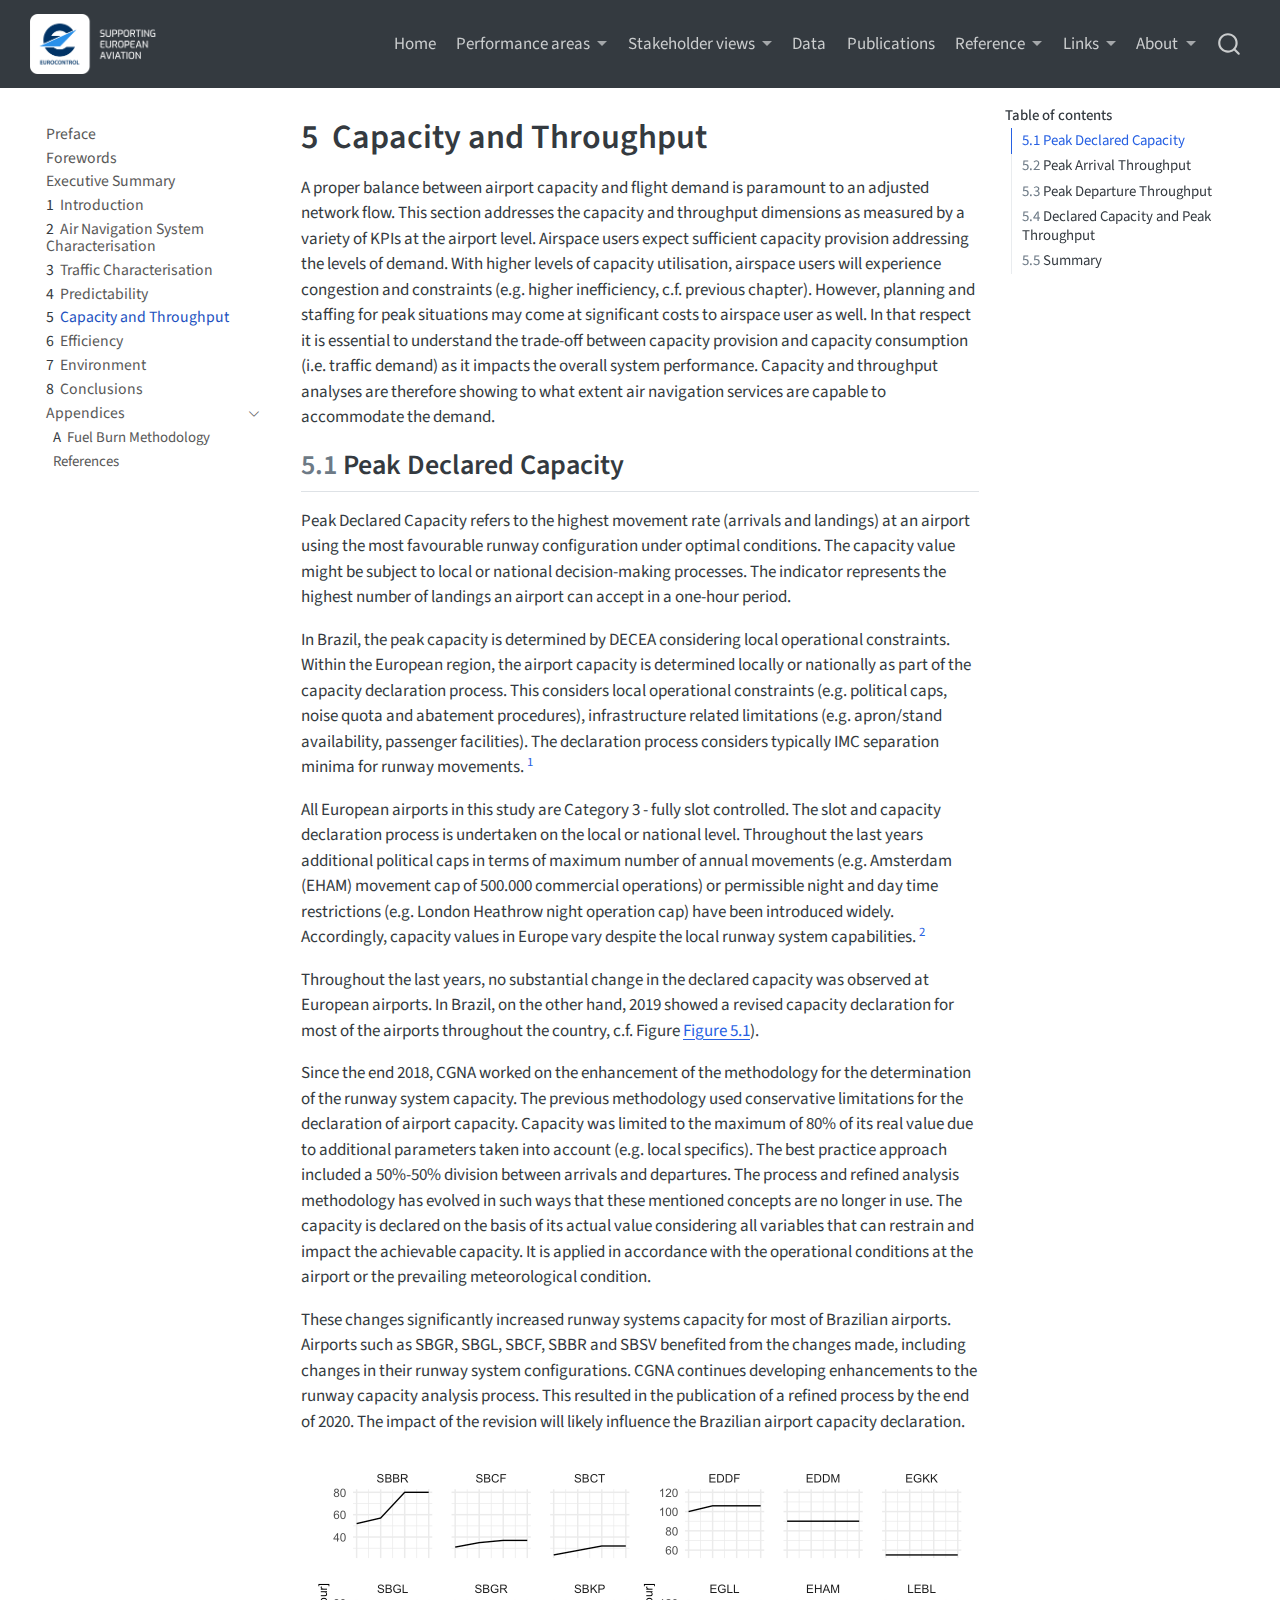
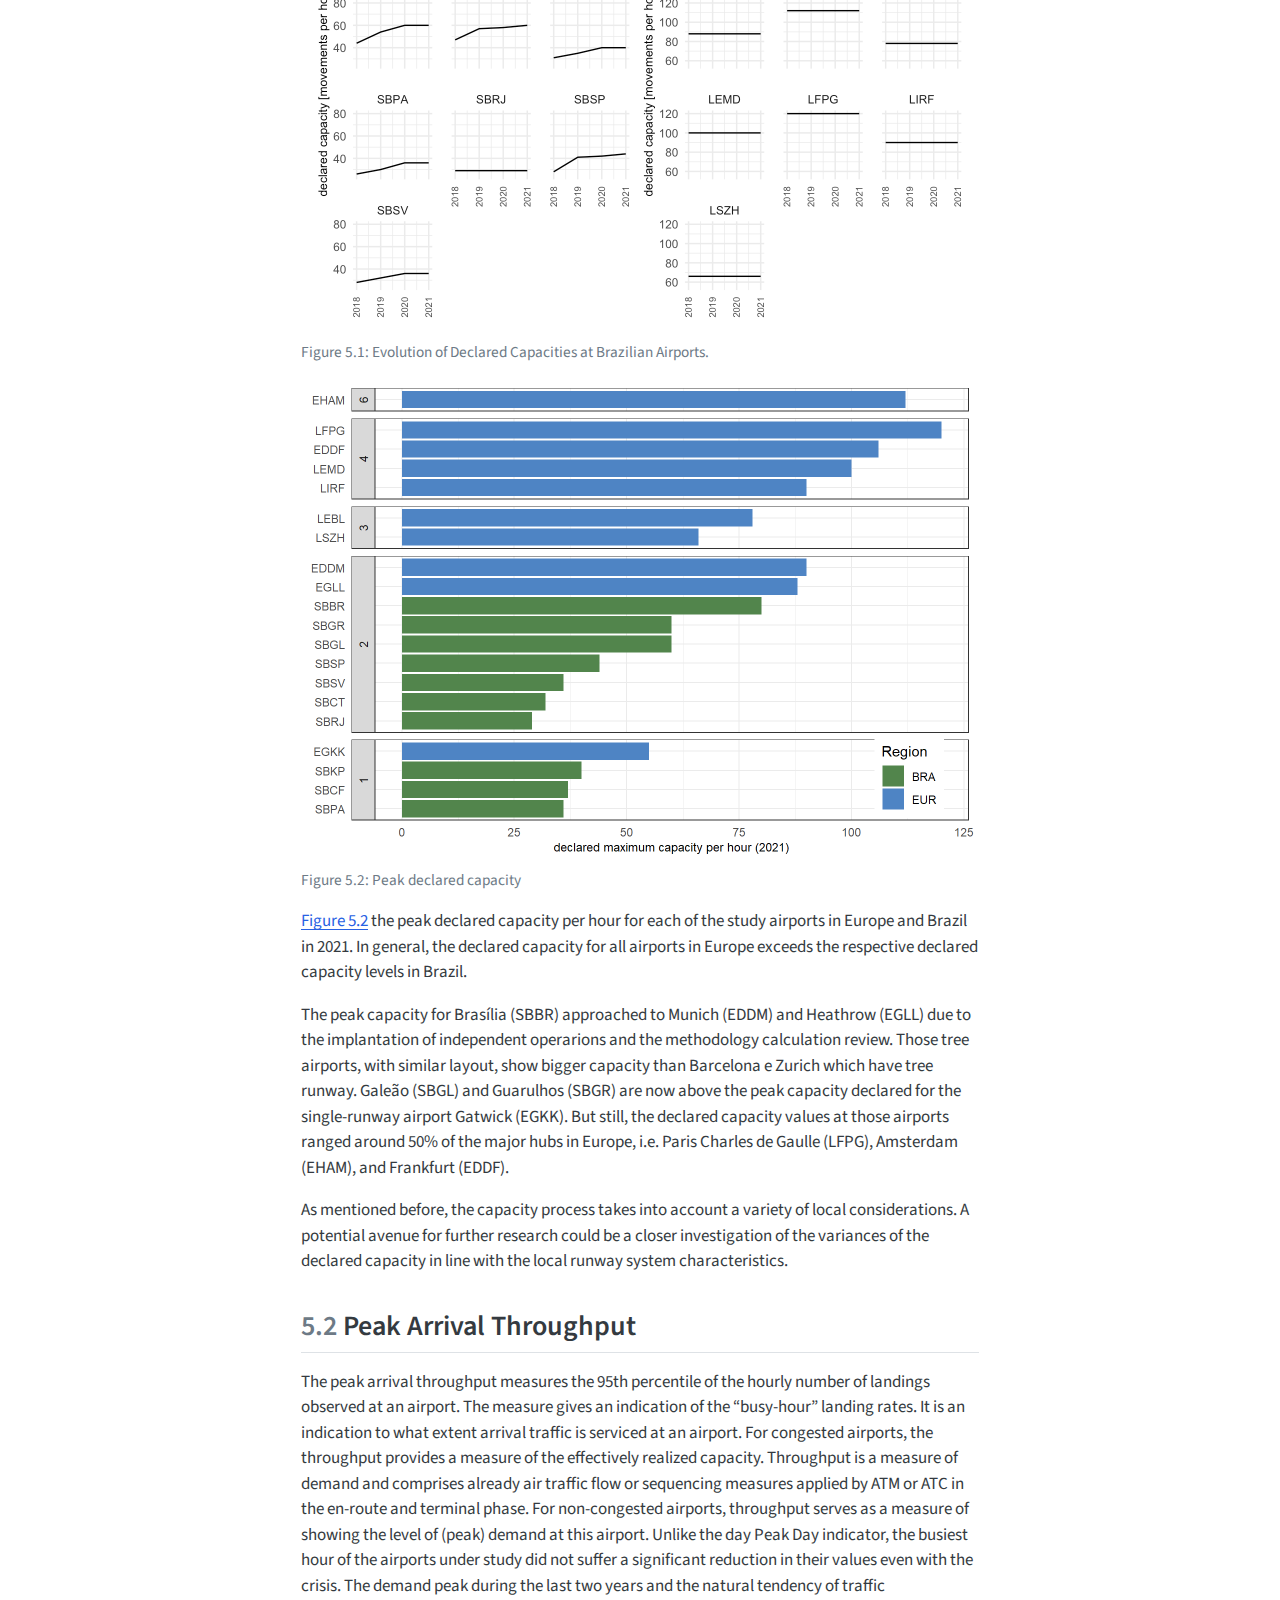
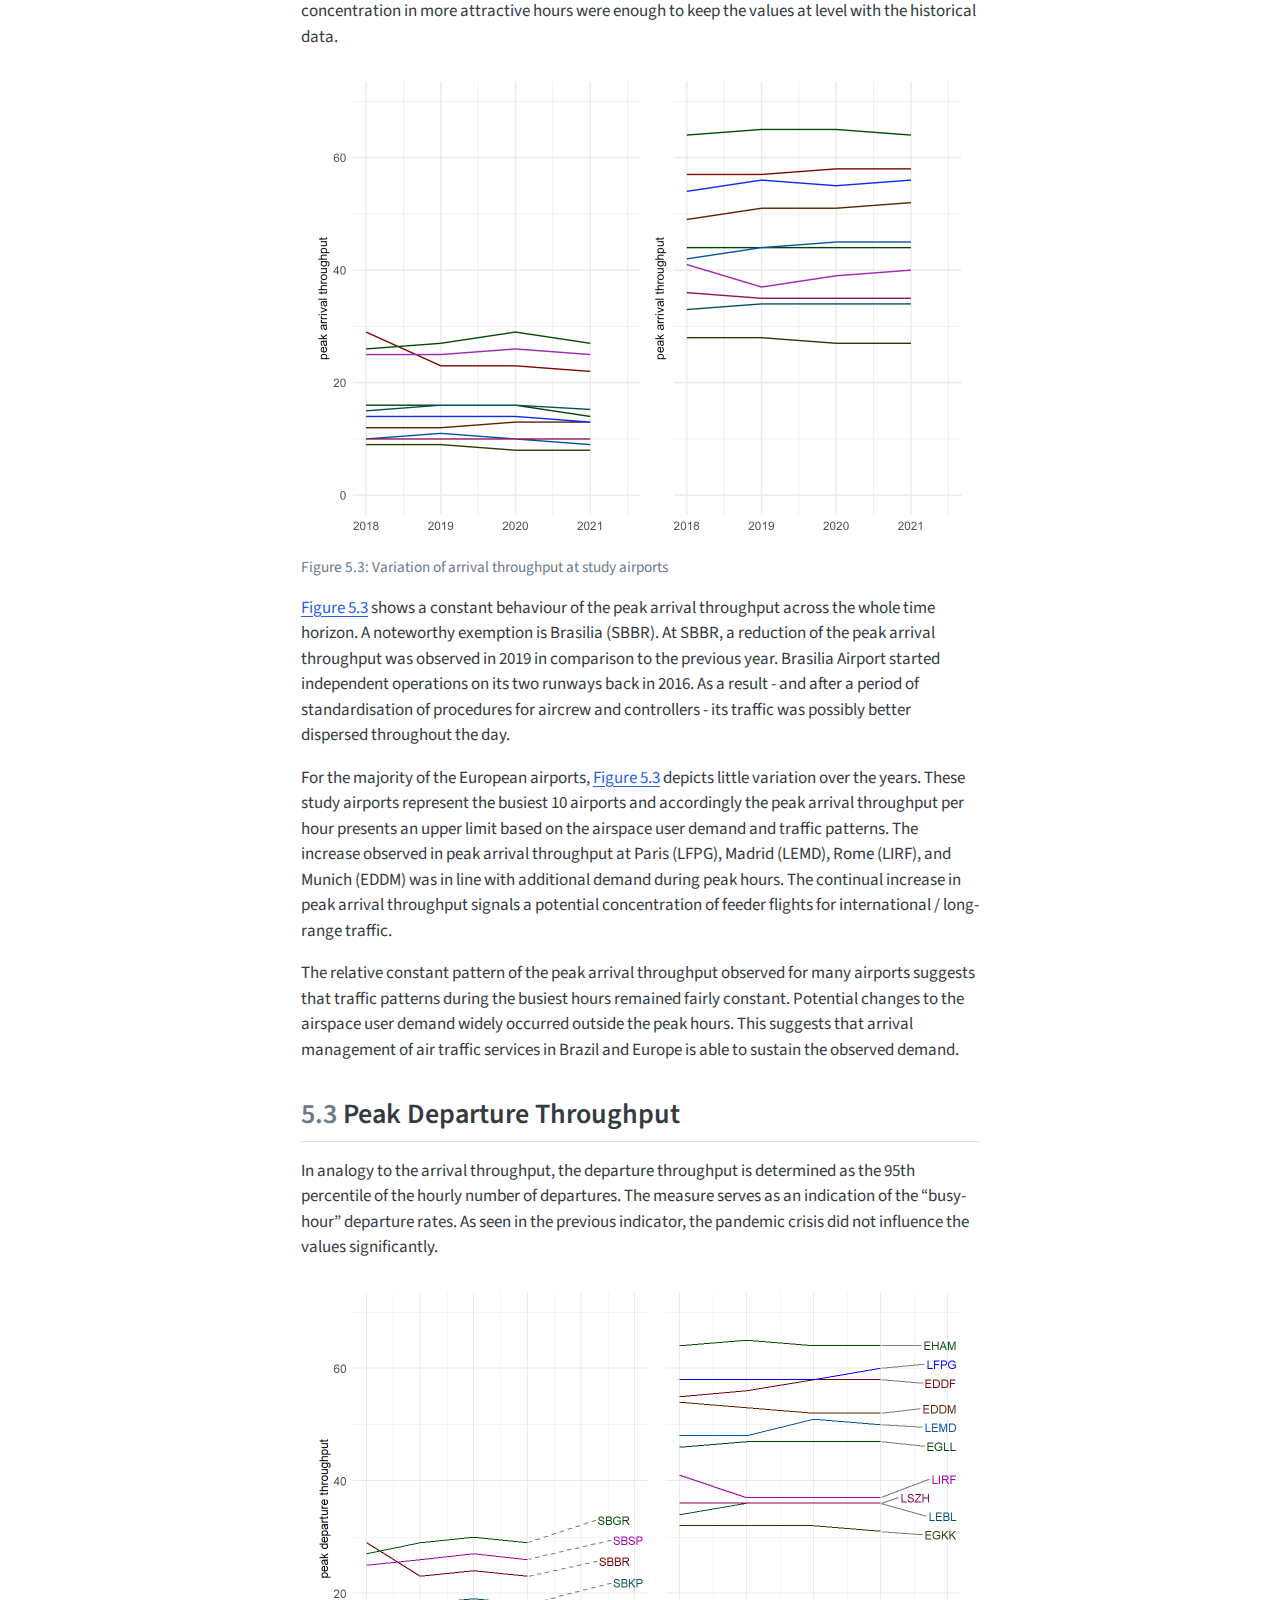
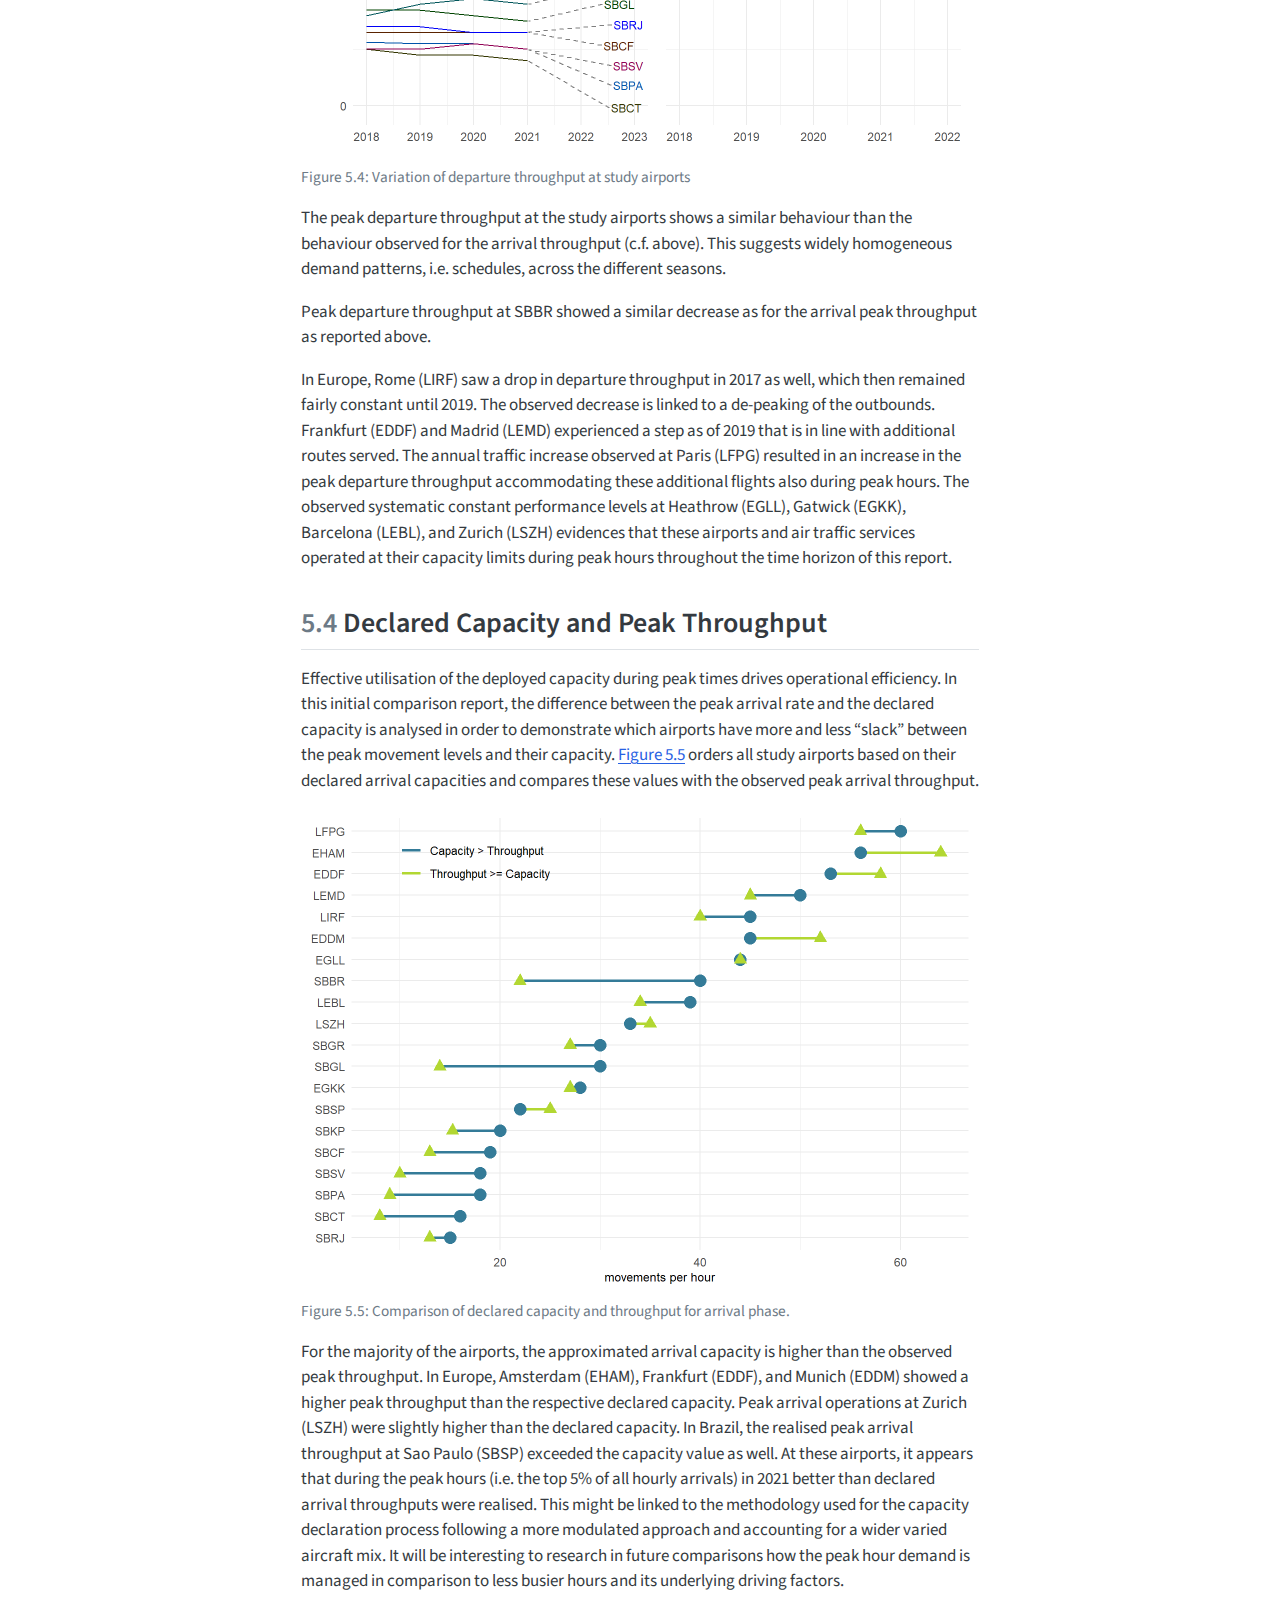
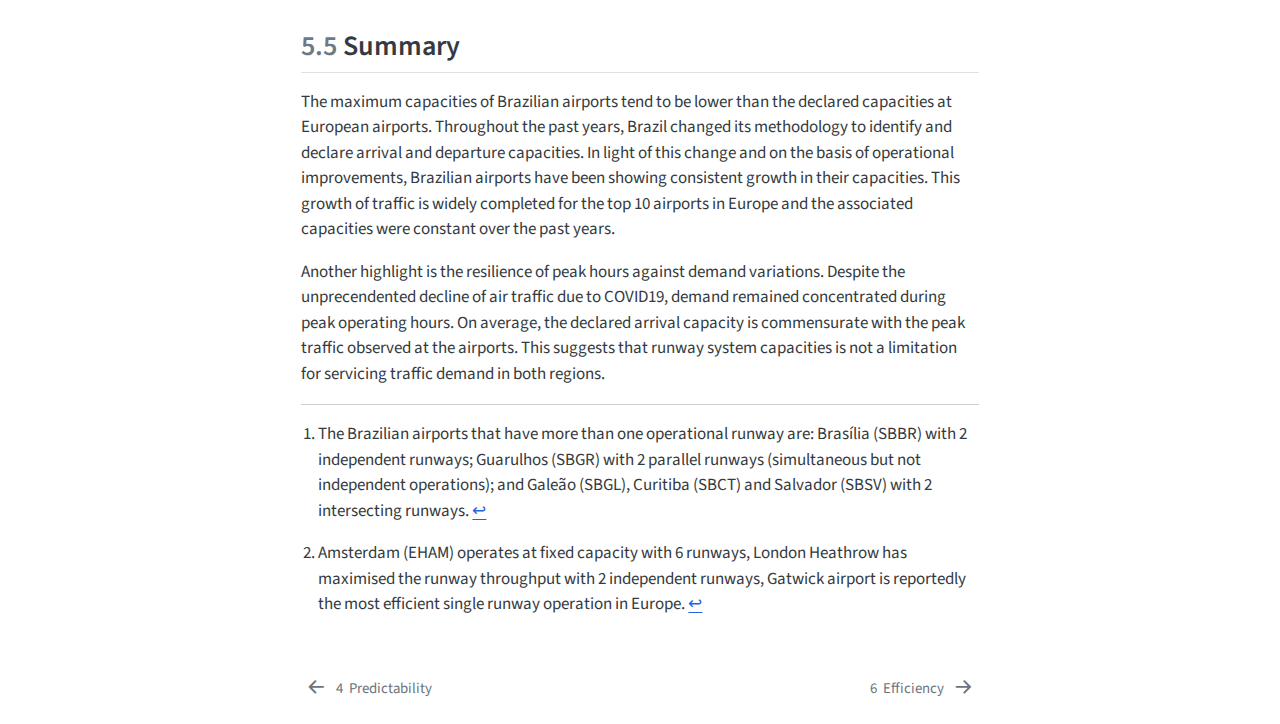
<file: docs/05-capacity.html>
<!DOCTYPE html>
<html xmlns="http://www.w3.org/1999/xhtml" lang="en" xml:lang="en"><head>

<meta charset="utf-8">
<meta name="generator" content="quarto-1.6.39">

<meta name="viewport" content="width=device-width, initial-scale=1.0, user-scalable=yes">


<title>5&nbsp; Capacity and Throughput – Brazil/Europe Comparison of Operational ANS Performance</title>
<style>
code{white-space: pre-wrap;}
span.smallcaps{font-variant: small-caps;}
div.columns{display: flex; gap: min(4vw, 1.5em);}
div.column{flex: auto; overflow-x: auto;}
div.hanging-indent{margin-left: 1.5em; text-indent: -1.5em;}
ul.task-list{list-style: none;}
ul.task-list li input[type="checkbox"] {
  width: 0.8em;
  margin: 0 0.8em 0.2em -1em; /* quarto-specific, see https://github.com/quarto-dev/quarto-cli/issues/4556 */ 
  vertical-align: middle;
}
</style>


<script src="site_libs/quarto-nav/quarto-nav.js"></script>
<script src="site_libs/quarto-nav/headroom.min.js"></script>
<script src="site_libs/clipboard/clipboard.min.js"></script>
<script src="site_libs/quarto-search/autocomplete.umd.js"></script>
<script src="site_libs/quarto-search/fuse.min.js"></script>
<script src="site_libs/quarto-search/quarto-search.js"></script>
<meta name="quarto:offset" content="./">
<link href="./06-efficiency.html" rel="next">
<link href="./04-predictability.html" rel="prev">
<script src="site_libs/quarto-html/quarto.js"></script>
<script src="site_libs/quarto-html/popper.min.js"></script>
<script src="site_libs/quarto-html/tippy.umd.min.js"></script>
<script src="site_libs/quarto-html/anchor.min.js"></script>
<link href="site_libs/quarto-html/tippy.css" rel="stylesheet">
<link href="site_libs/quarto-html/quarto-syntax-highlighting-e26003cea8cd680ca0c55a263523d882.css" rel="stylesheet" id="quarto-text-highlighting-styles">
<script src="site_libs/bootstrap/bootstrap.min.js"></script>
<link href="site_libs/bootstrap/bootstrap-icons.css" rel="stylesheet">
<link href="site_libs/bootstrap/bootstrap-094b2ac33dd8b996e7c9015af1b1259d.min.css" rel="stylesheet" append-hash="true" id="quarto-bootstrap" data-mode="light">
<script src="site_libs/quarto-contrib/iconify-3.0.0/iconify-icon.min.js"></script>
<script id="quarto-search-options" type="application/json">{
  "location": "navbar",
  "copy-button": false,
  "collapse-after": 3,
  "panel-placement": "end",
  "type": "overlay",
  "limit": 50,
  "keyboard-shortcut": [
    "f",
    "/",
    "s"
  ],
  "show-item-context": false,
  "language": {
    "search-no-results-text": "No results",
    "search-matching-documents-text": "matching documents",
    "search-copy-link-title": "Copy link to search",
    "search-hide-matches-text": "Hide additional matches",
    "search-more-match-text": "more match in this document",
    "search-more-matches-text": "more matches in this document",
    "search-clear-button-title": "Clear",
    "search-text-placeholder": "",
    "search-detached-cancel-button-title": "Cancel",
    "search-submit-button-title": "Submit",
    "search-label": "Search"
  }
}</script>
<link rel="stylesheet" href="https://cdnjs.cloudflare.com/ajax/libs/font-awesome/5.15.4/css/all.min.css">
<style>
  .navbar-logo {
    max-height: 60px;
  }
</style>
<style>
/* Styles added by the columns.lua pandoc filter */
  .columns :first-child {margin-top: 0;}
  .column-span + * {margin-top: 0;}
</style>


</head>

<body class="nav-sidebar floating nav-fixed">

<div id="quarto-search-results"></div>
  <header id="quarto-header" class="headroom fixed-top">
    <nav class="navbar navbar-expand-lg " data-bs-theme="dark">
      <div class="navbar-container container-fluid">
      <div class="navbar-brand-container mx-auto">
    <a href="./index.html" class="navbar-brand navbar-brand-logo">
    <img src="./media/EUROCONTROL-logo-standard-rgb.png" alt="" class="navbar-logo">
    </a>
  </div>
            <div id="quarto-search" class="" title="Search"></div>
          <button class="navbar-toggler" type="button" data-bs-toggle="collapse" data-bs-target="#navbarCollapse" aria-controls="navbarCollapse" role="menu" aria-expanded="false" aria-label="Toggle navigation" onclick="if (window.quartoToggleHeadroom) { window.quartoToggleHeadroom(); }">
  <span class="navbar-toggler-icon"></span>
</button>
          <div class="collapse navbar-collapse" id="navbarCollapse">
            <ul class="navbar-nav navbar-nav-scroll ms-auto">
  <li class="nav-item">
    <a class="nav-link" href="https://ansperformance.eu/"> 
<span class="menu-text">Home</span></a>
  </li>  
  <li class="nav-item dropdown ">
    <a class="nav-link dropdown-toggle" href="#" id="nav-menu-performance-areas" role="link" data-bs-toggle="dropdown" aria-expanded="false">
 <span class="menu-text">Performance areas</span>
    </a>
    <ul class="dropdown-menu dropdown-menu-end" aria-labelledby="nav-menu-performance-areas">    
        <li>
    <a class="dropdown-item" href="https://www.eurocontrol.int/Economics/BalancedScorecard.html">
 <span class="dropdown-text"><iconify-icon role="img" inline="" icon="fa6-solid:th" aria-label="Icon th from fa6-solid Iconify.design set." title="Icon th from fa6-solid Iconify.design set."></iconify-icon>&nbsp;Balanced scorecard</span></a>
  </li>  
        <li>
    <a class="dropdown-item" href="https://ansperformance.eu/traffic/">
 <span class="dropdown-text"><iconify-icon role="img" inline="" icon="fa6-solid:plane-departure" aria-label="Icon plane-departure from fa6-solid Iconify.design set." title="Icon plane-departure from fa6-solid Iconify.design set."></iconify-icon>&nbsp;Traffic</span></a>
  </li>  
        <li>
    <a class="dropdown-item" href="https://www.eurocontrol.int/Economics/DailyTrafficVariation-States.html">
 <span class="dropdown-text">&nbsp;&nbsp;&nbsp;&nbsp;<span style="font-weight: normal">Daily traffic dashboard</span></span></a>
  </li>  
        <li>
    <a class="dropdown-item" href="https://www.eurocontrol.int/ServiceUnits/Dashboard/EnRouteMainDashboard.html">
 <span class="dropdown-text">&nbsp;&nbsp;&nbsp;<span style="font-weight: normal">Service units</span></span></a>
  </li>  
        <li>
    <a class="dropdown-item" href="https://ansperformance.eu/traffic/statfor/">
 <span class="dropdown-text">&nbsp;&nbsp;&nbsp;<span style="font-weight: normal">Traffic forecast</span></span></a>
  </li>  
        <li>
    <a class="dropdown-item" href="https://ansperformance.eu/traffic/punctuality/">
 <span class="dropdown-text"><iconify-icon role="img" inline="" icon="fa6-solid:calendar" aria-label="Icon calendar from fa6-solid Iconify.design set." title="Icon calendar from fa6-solid Iconify.design set."></iconify-icon>&nbsp;Punctuality</span></a>
  </li>  
        <li>
    <a class="dropdown-item" href="https://www.eurocontrol.int/Economics/DailyPunctuality-States.html">
 <span class="dropdown-text">&nbsp;&nbsp;&nbsp;&nbsp;<span style="font-weight: normal">Daily punctuality dashboard</span></span></a>
  </li>  
        <li>
    <a class="dropdown-item" href="https://ansperformance.eu/traffic/punctuality/#eurocontrol-area-network-view-1">
 <span class="dropdown-text">&nbsp;&nbsp;&nbsp;<span style="font-weight: normal">Network punctuality</span></span></a>
  </li>  
        <li>
    <a class="dropdown-item" href="https://ansperformance.eu/traffic/punctuality/#state-view-1">
 <span class="dropdown-text">&nbsp;&nbsp;&nbsp;<span style="font-weight: normal">State &amp; airport punctuality</span></span></a>
  </li>  
        <li>
    <a class="dropdown-item" href="https://ansperformance.eu/capacity/">
 <span class="dropdown-text"><iconify-icon role="img" inline="" icon="fa6-solid:clock" aria-label="Icon clock from fa6-solid Iconify.design set." title="Icon clock from fa6-solid Iconify.design set."></iconify-icon>&nbsp;En-route &amp; airport delays</span></a>
  </li>  
        <li>
    <a class="dropdown-item" href="https://www.eurocontrol.int/Economics/DailyDelay-States.html">
 <span class="dropdown-text">&nbsp;&nbsp;&nbsp;&nbsp;<span style="font-weight: normal">Daily ATFM delays dashboard</span></span></a>
  </li>  
        <li>
    <a class="dropdown-item" href="https://ansperformance.eu/capacity/atfm_ert/">
 <span class="dropdown-text">&nbsp;&nbsp;&nbsp;<span style="font-weight: normal">En-route ATFM delays</span></span></a>
  </li>  
        <li>
    <a class="dropdown-item" href="https://ansperformance.eu/capacity/atfm_apt/">
 <span class="dropdown-text">&nbsp;&nbsp;&nbsp;<span style="font-weight: normal">Airport ATFM delays</span></span></a>
  </li>  
        <li>
    <a class="dropdown-item" href="https://ansperformance.eu/capacity/tot_dly">
 <span class="dropdown-text">&nbsp;&nbsp;&nbsp;<span style="font-weight: normal">All-causes delays</span></span></a>
  </li>  
        <li>
    <a class="dropdown-item" href="https://ansperformance.eu/efficiency/">
 <span class="dropdown-text"><iconify-icon role="img" inline="" icon="fa6-solid:leaf" aria-label="Icon leaf from fa6-solid Iconify.design set." title="Icon leaf from fa6-solid Iconify.design set."></iconify-icon>&nbsp;Efficiency &amp; environment</span></a>
  </li>  
        <li>
    <a class="dropdown-item" href="https://ansperformance.eu/efficiency/emissions/">
 <span class="dropdown-text">&nbsp;&nbsp;&nbsp;<span style="font-weight: normal">CO<sub>2</sub> emissions</span></span></a>
  </li>  
        <li>
    <a class="dropdown-item" href="https://ansperformance.eu/efficiency/hfe/">
 <span class="dropdown-text">&nbsp;&nbsp;&nbsp;<span style="font-weight: normal">Horizontal flight efficiency</span></span></a>
  </li>  
        <li>
    <a class="dropdown-item" href="https://ansperformance.eu/efficiency/vfe/">
 <span class="dropdown-text">&nbsp;&nbsp;&nbsp;<span style="font-weight: normal">Vertical flight efficiency</span></span></a>
  </li>  
        <li>
    <a class="dropdown-item" href="https://ansperformance.eu/efficiency/asma/">
 <span class="dropdown-text">&nbsp;&nbsp;&nbsp;<span style="font-weight: normal">Terminal holdings</span></span></a>
  </li>  
        <li>
    <a class="dropdown-item" href="https://ansperformance.eu/efficiency/taxiout/">
 <span class="dropdown-text">&nbsp;&nbsp;&nbsp;<span style="font-weight: normal">Taxi-out</span></span></a>
  </li>  
        <li>
    <a class="dropdown-item" href="https://ansperformance.eu/efficiency/taxiin/">
 <span class="dropdown-text">&nbsp;&nbsp;&nbsp;<span style="font-weight: normal">Taxi-in</span></span></a>
  </li>  
        <li>
    <a class="dropdown-item" href="https://ansperformance.eu/economics/">
 <span class="dropdown-text"><iconify-icon role="img" inline="" icon="fa6-solid:euro-sign" aria-label="Icon euro-sign from fa6-solid Iconify.design set." title="Icon euro-sign from fa6-solid Iconify.design set."></iconify-icon>&nbsp;Economics</span></a>
  </li>  
        <li>
    <a class="dropdown-item" href="https://ansperformance.eu/economics/ace-overview/">
 <span class="dropdown-text">&nbsp;&nbsp;&nbsp;<span style="font-weight: normal">ATM cost-effectiveness (ACE)</span></span></a>
  </li>  
        <li>
    <a class="dropdown-item" href="https://www.eurocontrol.int/ServiceUnits/Dashboard/EnRouteUnitRates.html">
 <span class="dropdown-text">&nbsp;&nbsp;&nbsp;<span style="font-weight: normal">Unit rates and costs</span></span></a>
  </li>  
        <li>
    <a class="dropdown-item" href="https://www.eurocontrol.int/ServiceUnits/Dashboard/EnRouteMainDashboard.html">
 <span class="dropdown-text">&nbsp;&nbsp;&nbsp;<span style="font-weight: normal">Service units</span></span></a>
  </li>  
        <li>
    <a class="dropdown-item" href="https://ansperformance.eu/economics/finance/">
 <span class="dropdown-text">&nbsp;&nbsp;&nbsp;<span style="font-weight: normal">ANSPs financial dashboard</span></span></a>
  </li>  
        <li>
    <a class="dropdown-item" href="https://ansperformance.eu/economics/cba/">
 <span class="dropdown-text">&nbsp;&nbsp;&nbsp;<span style="font-weight: normal">Standard Inputs for Economic Analyses</span></span></a>
  </li>  
    </ul>
  </li>
  <li class="nav-item dropdown ">
    <a class="nav-link dropdown-toggle" href="#" id="nav-menu-stakeholder-views" role="link" data-bs-toggle="dropdown" aria-expanded="false">
 <span class="menu-text">Stakeholder views</span>
    </a>
    <ul class="dropdown-menu dropdown-menu-end" aria-labelledby="nav-menu-stakeholder-views">    
        <li>
    <a class="dropdown-item" href="https://ansperformance.eu/dashboard/stakeholder/airport/">
 <span class="dropdown-text"><iconify-icon role="img" inline="" icon="fa6-solid:plane-arrival" aria-label="Icon plane-arrival from fa6-solid Iconify.design set." title="Icon plane-arrival from fa6-solid Iconify.design set."></iconify-icon>&nbsp;Airports</span></a>
  </li>  
        <li>
    <a class="dropdown-item" href="https://ansperformance.eu/dashboard/stakeholder/ansp/">
 <span class="dropdown-text"><iconify-icon role="img" inline="" icon="fa6-solid:compass" aria-label="Icon compass from fa6-solid Iconify.design set." title="Icon compass from fa6-solid Iconify.design set."></iconify-icon>&nbsp;Air navigation service provider</span></a>
  </li>  
        <li>
    <a class="dropdown-item" href="https://ansperformance.eu/dashboard/stakeholder/state/">
 <span class="dropdown-text"><iconify-icon role="img" inline="" icon="fa6-solid:globe" aria-label="Icon globe from fa6-solid Iconify.design set." title="Icon globe from fa6-solid Iconify.design set."></iconify-icon>&nbsp;States</span></a>
  </li>  
    </ul>
  </li>
  <li class="nav-item">
    <a class="nav-link" href="https://ansperformance.eu/data/"> 
<span class="menu-text">Data</span></a>
  </li>  
  <li class="nav-item">
    <a class="nav-link" href="https://ansperformance.eu/publications/"> 
<span class="menu-text">Publications</span></a>
  </li>  
  <li class="nav-item dropdown ">
    <a class="nav-link dropdown-toggle" href="#" id="nav-menu-reference" role="link" data-bs-toggle="dropdown" aria-expanded="false">
 <span class="menu-text">Reference</span>
    </a>
    <ul class="dropdown-menu dropdown-menu-end" aria-labelledby="nav-menu-reference">    
        <li>
    <a class="dropdown-item" href="https://ansperformance.eu/definition/">
 <span class="dropdown-text"><iconify-icon role="img" inline="" icon="fa6-solid:marker" aria-label="Icon marker from fa6-solid Iconify.design set." title="Icon marker from fa6-solid Iconify.design set."></iconify-icon>&nbsp;Definitions</span></a>
  </li>  
        <li>
    <a class="dropdown-item" href="https://ansperformance.eu/methodology/">
 <span class="dropdown-text"><iconify-icon role="img" inline="" icon="fa6-solid:wrench" aria-label="Icon wrench from fa6-solid Iconify.design set." title="Icon wrench from fa6-solid Iconify.design set."></iconify-icon>&nbsp;Methodology</span></a>
  </li>  
        <li>
    <a class="dropdown-item" href="https://ansperformance.eu/acronym/">
 <span class="dropdown-text"><iconify-icon role="img" inline="" icon="fa6-solid:quote-left" aria-label="Icon quote-left from fa6-solid Iconify.design set." title="Icon quote-left from fa6-solid Iconify.design set."></iconify-icon>&nbsp;Acronyms</span></a>
  </li>  
        <li>
    <a class="dropdown-item" href="https://ansperformance.eu/bibliography/">
 <span class="dropdown-text"><iconify-icon role="img" inline="" icon="fa6-solid:book" aria-label="Icon book from fa6-solid Iconify.design set." title="Icon book from fa6-solid Iconify.design set."></iconify-icon>&nbsp;Bibliography</span></a>
  </li>  
    </ul>
  </li>
  <li class="nav-item dropdown ">
    <a class="nav-link dropdown-toggle" href="#" id="nav-menu-links" role="link" data-bs-toggle="dropdown" aria-expanded="false">
 <span class="menu-text">Links</span>
    </a>
    <ul class="dropdown-menu dropdown-menu-end" aria-labelledby="nav-menu-links">    
        <li>
    <a class="dropdown-item" href="https://www.eurocontrol.int/">
 <span class="dropdown-text">EUROCONTROL <i class="fas fa-xs fa-external-link-alt"></i></span></a>
  </li>  
        <li>
    <a class="dropdown-item" href="https://www.eurocontrol.int/prudata/dashboard/">
 <span class="dropdown-text">Single European Sky (SES) portal <i class="fas fa-xs fa-external-link-alt"></i></span></a>
  </li>  
        <li>
    <a class="dropdown-item" href="https://www4.icao.int/ganpportal/">
 <span class="dropdown-text">ICAO GANP <i class="fas fa-xs fa-external-link-alt"></i></span></a>
  </li>  
        <li>
    <a class="dropdown-item" href="https://ext.eurocontrol.int/connectivity_web/from">
 <span class="dropdown-text">Connectivity dashboard <i class="fas fa-xs fa-external-link-alt"></i></span></a>
  </li>  
        <li>
    <a class="dropdown-item" href="https://ansperformance.eu/transformation/">
 <span class="dropdown-text">PRC Transformation Strategy</span></a>
  </li>  
        <li>
    <a class="dropdown-item" href="https://opdi.aero">
 <span class="dropdown-text">PRC Open Performance Data Initiative</span></a>
  </li>  
    </ul>
  </li>
  <li class="nav-item dropdown ">
    <a class="nav-link dropdown-toggle" href="#" id="nav-menu-about" role="link" data-bs-toggle="dropdown" aria-expanded="false">
 <span class="menu-text">About</span>
    </a>
    <ul class="dropdown-menu dropdown-menu-end" aria-labelledby="nav-menu-about">    
        <li>
    <a class="dropdown-item" href="https://ansperformance.eu/about/prc/">
 <span class="dropdown-text">About the PRC</span></a>
  </li>  
        <li>
    <a class="dropdown-item" href="https://ansperformance.eu/about/aiu/">
 <span class="dropdown-text">About the AIU</span></a>
  </li>  
        <li>
    <a class="dropdown-item" href="https://ansperformance.eu/about/us/">
 <span class="dropdown-text">About the PRU</span></a>
  </li>  
        <li>
    <a class="dropdown-item" href="https://ansperformance.eu/post/">
 <span class="dropdown-text">Release notes</span></a>
  </li>  
        <li>
    <a class="dropdown-item" href="https://ansperformance.eu/about/disclaimer/">
 <span class="dropdown-text">Disclaimer</span></a>
  </li>  
    </ul>
  </li>
</ul>
          </div> <!-- /navcollapse -->
            <div class="quarto-navbar-tools">
</div>
      </div> <!-- /container-fluid -->
    </nav>
  <nav class="quarto-secondary-nav">
    <div class="container-fluid d-flex">
      <button type="button" class="quarto-btn-toggle btn" data-bs-toggle="collapse" role="button" data-bs-target=".quarto-sidebar-collapse-item" aria-controls="quarto-sidebar" aria-expanded="false" aria-label="Toggle sidebar navigation" onclick="if (window.quartoToggleHeadroom) { window.quartoToggleHeadroom(); }">
        <i class="bi bi-layout-text-sidebar-reverse"></i>
      </button>
        <nav class="quarto-page-breadcrumbs" aria-label="breadcrumb"><ol class="breadcrumb"><li class="breadcrumb-item"><a href="./05-capacity.html"><span class="chapter-number">5</span>&nbsp; <span class="chapter-title">Capacity and Throughput</span></a></li></ol></nav>
        <a class="flex-grow-1" role="navigation" data-bs-toggle="collapse" data-bs-target=".quarto-sidebar-collapse-item" aria-controls="quarto-sidebar" aria-expanded="false" aria-label="Toggle sidebar navigation" onclick="if (window.quartoToggleHeadroom) { window.quartoToggleHeadroom(); }">      
        </a>
    </div>
  </nav>
</header>
<!-- content -->
<div id="quarto-content" class="quarto-container page-columns page-rows-contents page-layout-article page-navbar">
<!-- sidebar -->
  <nav id="quarto-sidebar" class="sidebar collapse collapse-horizontal quarto-sidebar-collapse-item sidebar-navigation floating overflow-auto">
    <div class="sidebar-menu-container"> 
    <ul class="list-unstyled mt-1">
        <li class="sidebar-item">
  <div class="sidebar-item-container"> 
  <a href="./index.html" class="sidebar-item-text sidebar-link">
 <span class="menu-text">Preface</span></a>
  </div>
</li>
        <li class="sidebar-item">
  <div class="sidebar-item-container"> 
  <a href="./00-front-matters.html" class="sidebar-item-text sidebar-link">
 <span class="menu-text">Forewords</span></a>
  </div>
</li>
        <li class="sidebar-item">
  <div class="sidebar-item-container"> 
  <a href="./00-executive.html" class="sidebar-item-text sidebar-link">
 <span class="menu-text">Executive Summary</span></a>
  </div>
</li>
        <li class="sidebar-item">
  <div class="sidebar-item-container"> 
  <a href="./01-intro.html" class="sidebar-item-text sidebar-link">
 <span class="menu-text"><span class="chapter-number">1</span>&nbsp; <span class="chapter-title">Introduction</span></span></a>
  </div>
</li>
        <li class="sidebar-item">
  <div class="sidebar-item-container"> 
  <a href="./02-system-overview.html" class="sidebar-item-text sidebar-link">
 <span class="menu-text"><span class="chapter-number">2</span>&nbsp; <span class="chapter-title">Air Navigation System Characterisation</span></span></a>
  </div>
</li>
        <li class="sidebar-item">
  <div class="sidebar-item-container"> 
  <a href="./03-traffic-characterisation.html" class="sidebar-item-text sidebar-link">
 <span class="menu-text"><span class="chapter-number">3</span>&nbsp; <span class="chapter-title">Traffic Characterisation</span></span></a>
  </div>
</li>
        <li class="sidebar-item">
  <div class="sidebar-item-container"> 
  <a href="./04-predictability.html" class="sidebar-item-text sidebar-link">
 <span class="menu-text"><span class="chapter-number">4</span>&nbsp; <span class="chapter-title">Predictability</span></span></a>
  </div>
</li>
        <li class="sidebar-item">
  <div class="sidebar-item-container"> 
  <a href="./05-capacity.html" class="sidebar-item-text sidebar-link active">
 <span class="menu-text"><span class="chapter-number">5</span>&nbsp; <span class="chapter-title">Capacity and Throughput</span></span></a>
  </div>
</li>
        <li class="sidebar-item">
  <div class="sidebar-item-container"> 
  <a href="./06-efficiency.html" class="sidebar-item-text sidebar-link">
 <span class="menu-text"><span class="chapter-number">6</span>&nbsp; <span class="chapter-title">Efficiency</span></span></a>
  </div>
</li>
        <li class="sidebar-item">
  <div class="sidebar-item-container"> 
  <a href="./07-environment.html" class="sidebar-item-text sidebar-link">
 <span class="menu-text"><span class="chapter-number">7</span>&nbsp; <span class="chapter-title">Environment</span></span></a>
  </div>
</li>
        <li class="sidebar-item">
  <div class="sidebar-item-container"> 
  <a href="./08-conclusions.html" class="sidebar-item-text sidebar-link">
 <span class="menu-text"><span class="chapter-number">8</span>&nbsp; <span class="chapter-title">Conclusions</span></span></a>
  </div>
</li>
        <li class="sidebar-item sidebar-item-section">
      <div class="sidebar-item-container"> 
            <a class="sidebar-item-text sidebar-link text-start" data-bs-toggle="collapse" data-bs-target="#quarto-sidebar-section-1" role="navigation" aria-expanded="true">
 <span class="menu-text">Appendices</span></a>
          <a class="sidebar-item-toggle text-start" data-bs-toggle="collapse" data-bs-target="#quarto-sidebar-section-1" role="navigation" aria-expanded="true" aria-label="Toggle section">
            <i class="bi bi-chevron-right ms-2"></i>
          </a> 
      </div>
      <ul id="quarto-sidebar-section-1" class="collapse list-unstyled sidebar-section depth1 show">  
          <li class="sidebar-item">
  <div class="sidebar-item-container"> 
  <a href="./90-back-matters.html" class="sidebar-item-text sidebar-link">
 <span class="menu-text"><span class="chapter-number">A</span>&nbsp; <span class="chapter-title">Fuel Burn Methodology</span></span></a>
  </div>
</li>
          <li class="sidebar-item">
  <div class="sidebar-item-container"> 
  <a href="./references.html" class="sidebar-item-text sidebar-link">
 <span class="menu-text">References</span></a>
  </div>
</li>
      </ul>
  </li>
    </ul>
    </div>
</nav>
<div id="quarto-sidebar-glass" class="quarto-sidebar-collapse-item" data-bs-toggle="collapse" data-bs-target=".quarto-sidebar-collapse-item"></div>
<!-- margin-sidebar -->
    <div id="quarto-margin-sidebar" class="sidebar margin-sidebar">
        <nav id="TOC" role="doc-toc" class="toc-active">
    <h2 id="toc-title">Table of contents</h2>
   
  <ul>
  <li><a href="#peak-declared-capacity" id="toc-peak-declared-capacity" class="nav-link active" data-scroll-target="#peak-declared-capacity"><span class="header-section-number">5.1</span> Peak Declared Capacity</a></li>
  <li><a href="#peak-arrival-throughput" id="toc-peak-arrival-throughput" class="nav-link" data-scroll-target="#peak-arrival-throughput"><span class="header-section-number">5.2</span> Peak Arrival Throughput</a></li>
  <li><a href="#peak-departure-throughput" id="toc-peak-departure-throughput" class="nav-link" data-scroll-target="#peak-departure-throughput"><span class="header-section-number">5.3</span> Peak Departure Throughput</a></li>
  <li><a href="#declared-capacity-and-peak-throughput" id="toc-declared-capacity-and-peak-throughput" class="nav-link" data-scroll-target="#declared-capacity-and-peak-throughput"><span class="header-section-number">5.4</span> Declared Capacity and Peak Throughput</a></li>
  <li><a href="#summary" id="toc-summary" class="nav-link" data-scroll-target="#summary"><span class="header-section-number">5.5</span> Summary</a></li>
  </ul>
</nav>
    </div>
<!-- main -->
<main class="content" id="quarto-document-content">

<header id="title-block-header" class="quarto-title-block default">
<div class="quarto-title">
<h1 class="title"><span class="chapter-number">5</span>&nbsp; <span class="chapter-title">Capacity and Throughput</span></h1>
</div>



<div class="quarto-title-meta">

    
  
    
  </div>
  


</header>


<p>A proper balance between airport capacity and flight demand is paramount to an adjusted network flow. This section addresses the capacity and throughput dimensions as measured by a variety of KPIs at the airport level. Airspace users expect sufficient capacity provision addressing the levels of demand. With higher levels of capacity utilisation, airspace users will experience congestion and constraints (e.g.&nbsp;higher inefficiency, c.f. previous chapter). However, planning and staffing for peak situations may come at significant costs to airspace user as well. In that respect it is essential to understand the trade-off between capacity provision and capacity consumption (i.e.&nbsp;traffic demand) as it impacts the overall system performance. Capacity and throughput analyses are therefore showing to what extent air navigation services are capable to accommodate the demand.</p>
<section id="peak-declared-capacity" class="level2" data-number="5.1">
<h2 data-number="5.1" class="anchored" data-anchor-id="peak-declared-capacity"><span class="header-section-number">5.1</span> Peak Declared Capacity</h2>
<p>Peak Declared Capacity refers to the highest movement rate (arrivals and landings) at an airport using the most favourable runway configuration under optimal conditions. The capacity value might be subject to local or national decision-making processes. The indicator represents the highest number of landings an airport can accept in a one-hour period.</p>
<p>In Brazil, the peak capacity is determined by DECEA considering local operational constraints. Within the European region, the airport capacity is determined locally or nationally as part of the capacity declaration process. This considers local operational constraints (e.g.&nbsp;political caps, noise quota and abatement procedures), infrastructure related limitations (e.g.&nbsp;apron/stand availability, passenger facilities). The declaration process considers typically IMC separation minima for runway movements. <a href="#fn1" class="footnote-ref" id="fnref1" role="doc-noteref"><sup>1</sup></a></p>
<p>All European airports in this study are Category 3 - fully slot controlled. The slot and capacity declaration process is undertaken on the local or national level. Throughout the last years additional political caps in terms of maximum number of annual movements (e.g.&nbsp;Amsterdam (EHAM) movement cap of 500.000 commercial operations) or permissible night and day time restrictions (e.g.&nbsp;London Heathrow night operation cap) have been introduced widely. Accordingly, capacity values in Europe vary despite the local runway system capabilities. <a href="#fn2" class="footnote-ref" id="fnref2" role="doc-noteref"><sup>2</sup></a></p>
<p>Throughout the last years, no substantial change in the declared capacity was observed at European airports. In Brazil, on the other hand, 2019 showed a revised capacity declaration for most of the airports throughout the country, c.f. Figure <a href="#fig-capsovertime" class="quarto-xref">Figure&nbsp;<span>5.1</span></a>).</p>
<p>Since the end 2018, CGNA worked on the enhancement of the methodology for the determination of the runway system capacity. The previous methodology used conservative limitations for the declaration of airport capacity. Capacity was limited to the maximum of 80% of its real value due to additional parameters taken into account (e.g.&nbsp;local specifics). The best practice approach included a 50%-50% division between arrivals and departures. The process and refined analysis methodology has evolved in such ways that these mentioned concepts are no longer in use. The capacity is declared on the basis of its actual value considering all variables that can restrain and impact the achievable capacity. It is applied in accordance with the operational conditions at the airport or the prevailing meteorological condition.</p>
<p>These changes significantly increased runway systems capacity for most of Brazilian airports. Airports such as SBGR, SBGL, SBCF, SBBR and SBSV benefited from the changes made, including changes in their runway system configurations. CGNA continues developing enhancements to the runway capacity analysis process. This resulted in the publication of a refined process by the end of 2020. The impact of the revision will likely influence the Brazilian airport capacity declaration.</p>
<div class="cell">
<div class="cell-output-display">
<div id="fig-capsovertime" class="quarto-float quarto-figure quarto-figure-center anchored">
<figure class="quarto-float quarto-float-fig figure">
<div aria-describedby="fig-capsovertime-caption-0ceaefa1-69ba-4598-a22c-09a6ac19f8ca">
<img src="05-capacity_files/figure-html/fig-capsovertime-1.png" class="img-fluid figure-img" width="672">
</div>
<figcaption class="quarto-float-caption-bottom quarto-float-caption quarto-float-fig" id="fig-capsovertime-caption-0ceaefa1-69ba-4598-a22c-09a6ac19f8ca">
Figure&nbsp;5.1: Evolution of Declared Capacities at Brazilian Airports.
</figcaption>
</figure>
</div>
</div>
</div>
<div class="cell">
<div class="cell-output-display">
<div id="fig-peakcapacity" class="quarto-float quarto-figure quarto-figure-center anchored">
<figure class="quarto-float quarto-float-fig figure">
<div aria-describedby="fig-peakcapacity-caption-0ceaefa1-69ba-4598-a22c-09a6ac19f8ca">
<img src="05-capacity_files/figure-html/fig-peakcapacity-1.png" class="img-fluid figure-img" width="672">
</div>
<figcaption class="quarto-float-caption-bottom quarto-float-caption quarto-float-fig" id="fig-peakcapacity-caption-0ceaefa1-69ba-4598-a22c-09a6ac19f8ca">
Figure&nbsp;5.2: Peak declared capacity
</figcaption>
</figure>
</div>
</div>
</div>
<p><a href="#fig-peakcapacity" class="quarto-xref">Figure&nbsp;<span>5.2</span></a> the peak declared capacity per hour for each of the study airports in Europe and Brazil in 2021. In general, the declared capacity for all airports in Europe exceeds the respective declared capacity levels in Brazil.</p>
<p>The peak capacity for Brasília (SBBR) approached to Munich (EDDM) and Heathrow (EGLL) due to the implantation of independent operarions and the methodology calculation review. Those tree airports, with similar layout, show bigger capacity than Barcelona e Zurich which have tree runway. Galeão (SBGL) and Guarulhos (SBGR) are now above the peak capacity declared for the single-runway airport Gatwick (EGKK). But still, the declared capacity values at those airports ranged around 50% of the major hubs in Europe, i.e.&nbsp;Paris Charles de Gaulle (LFPG), Amsterdam (EHAM), and Frankfurt (EDDF).</p>
<p>As mentioned before, the capacity process takes into account a variety of local considerations. A potential avenue for further research could be a closer investigation of the variances of the declared capacity in line with the local runway system characteristics.</p>
</section>
<section id="peak-arrival-throughput" class="level2" data-number="5.2">
<h2 data-number="5.2" class="anchored" data-anchor-id="peak-arrival-throughput"><span class="header-section-number">5.2</span> Peak Arrival Throughput</h2>
<p>The peak arrival throughput measures the 95th percentile of the hourly number of landings observed at an airport. The measure gives an indication of the “busy-hour” landing rates. It is an indication to what extent arrival traffic is serviced at an airport. For congested airports, the throughput provides a measure of the effectively realized capacity. Throughput is a measure of demand and comprises already air traffic flow or sequencing measures applied by ATM or ATC in the en-route and terminal phase. For non-congested airports, throughput serves as a measure of showing the level of (peak) demand at this airport. Unlike the day Peak Day indicator, the busiest hour of the airports under study did not suffer a significant reduction in their values even with the crisis. The demand peak during the last two years and the natural tendency of traffic concentration in more attractive hours were enough to keep the values at level with the historical data.</p>
<div class="cell">
<div class="cell-output-display">
<div id="fig-arr-thru" class="quarto-float quarto-figure quarto-figure-center anchored">
<figure class="quarto-float quarto-float-fig figure">
<div aria-describedby="fig-arr-thru-caption-0ceaefa1-69ba-4598-a22c-09a6ac19f8ca">
<img src="05-capacity_files/figure-html/fig-arr-thru-1.png" class="img-fluid figure-img" width="672">
</div>
<figcaption class="quarto-float-caption-bottom quarto-float-caption quarto-float-fig" id="fig-arr-thru-caption-0ceaefa1-69ba-4598-a22c-09a6ac19f8ca">
Figure&nbsp;5.3: Variation of arrival throughput at study airports
</figcaption>
</figure>
</div>
</div>
</div>
<!-- change colour/palette - do not waste too much time on it -->
<p><a href="#fig-arr-thru" class="quarto-xref">Figure&nbsp;<span>5.3</span></a> shows a constant behaviour of the peak arrival throughput across the whole time horizon. A noteworthy exemption is Brasilia (SBBR). At SBBR, a reduction of the peak arrival throughput was observed in 2019 in comparison to the previous year. Brasilia Airport started independent operations on its two runways back in 2016. As a result - and after a period of standardisation of procedures for aircrew and controllers - its traffic was possibly better dispersed throughout the day.</p>
<p>For the majority of the European airports, <a href="#fig-arr-thru" class="quarto-xref">Figure&nbsp;<span>5.3</span></a> depicts little variation over the years. These study airports represent the busiest 10 airports and accordingly the peak arrival throughput per hour presents an upper limit based on the airspace user demand and traffic patterns. The increase observed in peak arrival throughput at Paris (LFPG), Madrid (LEMD), Rome (LIRF), and Munich (EDDM) was in line with additional demand during peak hours. The continual increase in peak arrival throughput signals a potential concentration of feeder flights for international / long-range traffic.</p>
<p>The relative constant pattern of the peak arrival throughput observed for many airports suggests that traffic patterns during the busiest hours remained fairly constant. Potential changes to the airspace user demand widely occurred outside the peak hours. This suggests that arrival management of air traffic services in Brazil and Europe is able to sustain the observed demand.</p>
</section>
<section id="peak-departure-throughput" class="level2" data-number="5.3">
<h2 data-number="5.3" class="anchored" data-anchor-id="peak-departure-throughput"><span class="header-section-number">5.3</span> Peak Departure Throughput</h2>
<p>In analogy to the arrival throughput, the departure throughput is determined as the 95th percentile of the hourly number of departures. The measure serves as an indication of the “busy-hour” departure rates. As seen in the previous indicator, the pandemic crisis did not influence the values significantly.</p>
<div class="cell">
<div class="cell-output-display">
<div id="fig-dep-thru" class="quarto-float quarto-figure quarto-figure-center anchored">
<figure class="quarto-float quarto-float-fig figure">
<div aria-describedby="fig-dep-thru-caption-0ceaefa1-69ba-4598-a22c-09a6ac19f8ca">
<img src="05-capacity_files/figure-html/fig-dep-thru-1.png" class="img-fluid figure-img" width="672">
</div>
<figcaption class="quarto-float-caption-bottom quarto-float-caption quarto-float-fig" id="fig-dep-thru-caption-0ceaefa1-69ba-4598-a22c-09a6ac19f8ca">
Figure&nbsp;5.4: Variation of departure throughput at study airports
</figcaption>
</figure>
</div>
</div>
</div>
<p>The peak departure throughput at the study airports shows a similar behaviour than the behaviour observed for the arrival throughput (c.f. above). This suggests widely homogeneous demand patterns, i.e.&nbsp;schedules, across the different seasons.</p>
<p>Peak departure throughput at SBBR showed a similar decrease as for the arrival peak throughput as reported above.</p>
<p>In Europe, Rome (LIRF) saw a drop in departure throughput in 2017 as well, which then remained fairly constant until 2019. The observed decrease is linked to a de-peaking of the outbounds. Frankfurt (EDDF) and Madrid (LEMD) experienced a step as of 2019 that is in line with additional routes served. The annual traffic increase observed at Paris (LFPG) resulted in an increase in the peak departure throughput accommodating these additional flights also during peak hours. The observed systematic constant performance levels at Heathrow (EGLL), Gatwick (EGKK), Barcelona (LEBL), and Zurich (LSZH) evidences that these airports and air traffic services operated at their capacity limits during peak hours throughout the time horizon of this report.</p>
</section>
<section id="declared-capacity-and-peak-throughput" class="level2" data-number="5.4">
<h2 data-number="5.4" class="anchored" data-anchor-id="declared-capacity-and-peak-throughput"><span class="header-section-number">5.4</span> Declared Capacity and Peak Throughput</h2>
<p>Effective utilisation of the deployed capacity during peak times drives operational efficiency. In this initial comparison report, the difference between the peak arrival rate and the declared capacity is analysed in order to demonstrate which airports have more and less “slack” between the peak movement levels and their capacity. <a href="#fig-capvsthru" class="quarto-xref">Figure&nbsp;<span>5.5</span></a> orders all study airports based on their declared arrival capacities and compares these values with the observed peak arrival throughput.</p>
<div class="cell">
<div class="cell-output-display">
<div id="fig-capvsthru" class="quarto-float quarto-figure quarto-figure-center anchored">
<figure class="quarto-float quarto-float-fig figure">
<div aria-describedby="fig-capvsthru-caption-0ceaefa1-69ba-4598-a22c-09a6ac19f8ca">
<img src="05-capacity_files/figure-html/fig-capvsthru-1.png" class="img-fluid figure-img" width="672">
</div>
<figcaption class="quarto-float-caption-bottom quarto-float-caption quarto-float-fig" id="fig-capvsthru-caption-0ceaefa1-69ba-4598-a22c-09a6ac19f8ca">
Figure&nbsp;5.5: Comparison of declared capacity and throughput for arrival phase.
</figcaption>
</figure>
</div>
</div>
</div>
<p>For the majority of the airports, the approximated arrival capacity is higher than the observed peak throughput. In Europe, Amsterdam (EHAM), Frankfurt (EDDF), and Munich (EDDM) showed a higher peak throughput than the respective declared capacity. Peak arrival operations at Zurich (LSZH) were slightly higher than the declared capacity. In Brazil, the realised peak arrival throughput at Sao Paulo (SBSP) exceeded the capacity value as well. At these airports, it appears that during the peak hours (i.e.&nbsp;the top 5% of all hourly arrivals) in 2021 better than declared arrival throughputs were realised. This might be linked to the methodology used for the capacity declaration process following a more modulated approach and accounting for a wider varied aircraft mix. It will be interesting to research in future comparisons how the peak hour demand is managed in comparison to less busier hours and its underlying driving factors.</p>
<!--
## Capacity Utilisation
-->
</section>
<section id="summary" class="level2" data-number="5.5">
<h2 data-number="5.5" class="anchored" data-anchor-id="summary"><span class="header-section-number">5.5</span> Summary</h2>
<p>The maximum capacities of Brazilian airports tend to be lower than the declared capacities at European airports. Throughout the past years, Brazil changed its methodology to identify and declare arrival and departure capacities. In light of this change and on the basis of operational improvements, Brazilian airports have been showing consistent growth in their capacities. This growth of traffic is widely completed for the top 10 airports in Europe and the associated capacities were constant over the past years.</p>
<p>Another highlight is the resilience of peak hours against demand variations. Despite the unprecendented decline of air traffic due to COVID19, demand remained concentrated during peak operating hours. On average, the declared arrival capacity is commensurate with the peak traffic observed at the airports. This suggests that runway system capacities is not a limitation for servicing traffic demand in both regions.</p>


</section>
<section id="footnotes" class="footnotes footnotes-end-of-document" role="doc-endnotes">
<hr>
<ol>
<li id="fn1"><p>The Brazilian airports that have more than one operational runway are: Brasília (SBBR) with 2 independent runways; Guarulhos (SBGR) with 2 parallel runways (simultaneous but not independent operations); and Galeão (SBGL), Curitiba (SBCT) and Salvador (SBSV) with 2 intersecting runways.<a href="#fnref1" class="footnote-back" role="doc-backlink">↩︎</a></p></li>
<li id="fn2"><p>Amsterdam (EHAM) operates at fixed capacity with 6 runways, London Heathrow has maximised the runway throughput with 2 independent runways, Gatwick airport is reportedly the most efficient single runway operation in Europe.<a href="#fnref2" class="footnote-back" role="doc-backlink">↩︎</a></p></li>
</ol>
</section>

</main> <!-- /main -->
<script id="quarto-html-after-body" type="application/javascript">
window.document.addEventListener("DOMContentLoaded", function (event) {
  const toggleBodyColorMode = (bsSheetEl) => {
    const mode = bsSheetEl.getAttribute("data-mode");
    const bodyEl = window.document.querySelector("body");
    if (mode === "dark") {
      bodyEl.classList.add("quarto-dark");
      bodyEl.classList.remove("quarto-light");
    } else {
      bodyEl.classList.add("quarto-light");
      bodyEl.classList.remove("quarto-dark");
    }
  }
  const toggleBodyColorPrimary = () => {
    const bsSheetEl = window.document.querySelector("link#quarto-bootstrap");
    if (bsSheetEl) {
      toggleBodyColorMode(bsSheetEl);
    }
  }
  toggleBodyColorPrimary();  
  const icon = "";
  const anchorJS = new window.AnchorJS();
  anchorJS.options = {
    placement: 'right',
    icon: icon
  };
  anchorJS.add('.anchored');
  const isCodeAnnotation = (el) => {
    for (const clz of el.classList) {
      if (clz.startsWith('code-annotation-')) {                     
        return true;
      }
    }
    return false;
  }
  const onCopySuccess = function(e) {
    // button target
    const button = e.trigger;
    // don't keep focus
    button.blur();
    // flash "checked"
    button.classList.add('code-copy-button-checked');
    var currentTitle = button.getAttribute("title");
    button.setAttribute("title", "Copied!");
    let tooltip;
    if (window.bootstrap) {
      button.setAttribute("data-bs-toggle", "tooltip");
      button.setAttribute("data-bs-placement", "left");
      button.setAttribute("data-bs-title", "Copied!");
      tooltip = new bootstrap.Tooltip(button, 
        { trigger: "manual", 
          customClass: "code-copy-button-tooltip",
          offset: [0, -8]});
      tooltip.show();    
    }
    setTimeout(function() {
      if (tooltip) {
        tooltip.hide();
        button.removeAttribute("data-bs-title");
        button.removeAttribute("data-bs-toggle");
        button.removeAttribute("data-bs-placement");
      }
      button.setAttribute("title", currentTitle);
      button.classList.remove('code-copy-button-checked');
    }, 1000);
    // clear code selection
    e.clearSelection();
  }
  const getTextToCopy = function(trigger) {
      const codeEl = trigger.previousElementSibling.cloneNode(true);
      for (const childEl of codeEl.children) {
        if (isCodeAnnotation(childEl)) {
          childEl.remove();
        }
      }
      return codeEl.innerText;
  }
  const clipboard = new window.ClipboardJS('.code-copy-button:not([data-in-quarto-modal])', {
    text: getTextToCopy
  });
  clipboard.on('success', onCopySuccess);
  if (window.document.getElementById('quarto-embedded-source-code-modal')) {
    const clipboardModal = new window.ClipboardJS('.code-copy-button[data-in-quarto-modal]', {
      text: getTextToCopy,
      container: window.document.getElementById('quarto-embedded-source-code-modal')
    });
    clipboardModal.on('success', onCopySuccess);
  }
    var localhostRegex = new RegExp(/^(?:http|https):\/\/localhost\:?[0-9]*\//);
    var mailtoRegex = new RegExp(/^mailto:/);
      var filterRegex = new RegExp("https:\/\/eurocontrol\.int\/");
    var isInternal = (href) => {
        return filterRegex.test(href) || localhostRegex.test(href) || mailtoRegex.test(href);
    }
    // Inspect non-navigation links and adorn them if external
 	var links = window.document.querySelectorAll('a[href]:not(.nav-link):not(.navbar-brand):not(.toc-action):not(.sidebar-link):not(.sidebar-item-toggle):not(.pagination-link):not(.no-external):not([aria-hidden]):not(.dropdown-item):not(.quarto-navigation-tool):not(.about-link)');
    for (var i=0; i<links.length; i++) {
      const link = links[i];
      if (!isInternal(link.href)) {
        // undo the damage that might have been done by quarto-nav.js in the case of
        // links that we want to consider external
        if (link.dataset.originalHref !== undefined) {
          link.href = link.dataset.originalHref;
        }
      }
    }
  function tippyHover(el, contentFn, onTriggerFn, onUntriggerFn) {
    const config = {
      allowHTML: true,
      maxWidth: 500,
      delay: 100,
      arrow: false,
      appendTo: function(el) {
          return el.parentElement;
      },
      interactive: true,
      interactiveBorder: 10,
      theme: 'quarto',
      placement: 'bottom-start',
    };
    if (contentFn) {
      config.content = contentFn;
    }
    if (onTriggerFn) {
      config.onTrigger = onTriggerFn;
    }
    if (onUntriggerFn) {
      config.onUntrigger = onUntriggerFn;
    }
    window.tippy(el, config); 
  }
  const noterefs = window.document.querySelectorAll('a[role="doc-noteref"]');
  for (var i=0; i<noterefs.length; i++) {
    const ref = noterefs[i];
    tippyHover(ref, function() {
      // use id or data attribute instead here
      let href = ref.getAttribute('data-footnote-href') || ref.getAttribute('href');
      try { href = new URL(href).hash; } catch {}
      const id = href.replace(/^#\/?/, "");
      const note = window.document.getElementById(id);
      if (note) {
        return note.innerHTML;
      } else {
        return "";
      }
    });
  }
  const xrefs = window.document.querySelectorAll('a.quarto-xref');
  const processXRef = (id, note) => {
    // Strip column container classes
    const stripColumnClz = (el) => {
      el.classList.remove("page-full", "page-columns");
      if (el.children) {
        for (const child of el.children) {
          stripColumnClz(child);
        }
      }
    }
    stripColumnClz(note)
    if (id === null || id.startsWith('sec-')) {
      // Special case sections, only their first couple elements
      const container = document.createElement("div");
      if (note.children && note.children.length > 2) {
        container.appendChild(note.children[0].cloneNode(true));
        for (let i = 1; i < note.children.length; i++) {
          const child = note.children[i];
          if (child.tagName === "P" && child.innerText === "") {
            continue;
          } else {
            container.appendChild(child.cloneNode(true));
            break;
          }
        }
        if (window.Quarto?.typesetMath) {
          window.Quarto.typesetMath(container);
        }
        return container.innerHTML
      } else {
        if (window.Quarto?.typesetMath) {
          window.Quarto.typesetMath(note);
        }
        return note.innerHTML;
      }
    } else {
      // Remove any anchor links if they are present
      const anchorLink = note.querySelector('a.anchorjs-link');
      if (anchorLink) {
        anchorLink.remove();
      }
      if (window.Quarto?.typesetMath) {
        window.Quarto.typesetMath(note);
      }
      if (note.classList.contains("callout")) {
        return note.outerHTML;
      } else {
        return note.innerHTML;
      }
    }
  }
  for (var i=0; i<xrefs.length; i++) {
    const xref = xrefs[i];
    tippyHover(xref, undefined, function(instance) {
      instance.disable();
      let url = xref.getAttribute('href');
      let hash = undefined; 
      if (url.startsWith('#')) {
        hash = url;
      } else {
        try { hash = new URL(url).hash; } catch {}
      }
      if (hash) {
        const id = hash.replace(/^#\/?/, "");
        const note = window.document.getElementById(id);
        if (note !== null) {
          try {
            const html = processXRef(id, note.cloneNode(true));
            instance.setContent(html);
          } finally {
            instance.enable();
            instance.show();
          }
        } else {
          // See if we can fetch this
          fetch(url.split('#')[0])
          .then(res => res.text())
          .then(html => {
            const parser = new DOMParser();
            const htmlDoc = parser.parseFromString(html, "text/html");
            const note = htmlDoc.getElementById(id);
            if (note !== null) {
              const html = processXRef(id, note);
              instance.setContent(html);
            } 
          }).finally(() => {
            instance.enable();
            instance.show();
          });
        }
      } else {
        // See if we can fetch a full url (with no hash to target)
        // This is a special case and we should probably do some content thinning / targeting
        fetch(url)
        .then(res => res.text())
        .then(html => {
          const parser = new DOMParser();
          const htmlDoc = parser.parseFromString(html, "text/html");
          const note = htmlDoc.querySelector('main.content');
          if (note !== null) {
            // This should only happen for chapter cross references
            // (since there is no id in the URL)
            // remove the first header
            if (note.children.length > 0 && note.children[0].tagName === "HEADER") {
              note.children[0].remove();
            }
            const html = processXRef(null, note);
            instance.setContent(html);
          } 
        }).finally(() => {
          instance.enable();
          instance.show();
        });
      }
    }, function(instance) {
    });
  }
      let selectedAnnoteEl;
      const selectorForAnnotation = ( cell, annotation) => {
        let cellAttr = 'data-code-cell="' + cell + '"';
        let lineAttr = 'data-code-annotation="' +  annotation + '"';
        const selector = 'span[' + cellAttr + '][' + lineAttr + ']';
        return selector;
      }
      const selectCodeLines = (annoteEl) => {
        const doc = window.document;
        const targetCell = annoteEl.getAttribute("data-target-cell");
        const targetAnnotation = annoteEl.getAttribute("data-target-annotation");
        const annoteSpan = window.document.querySelector(selectorForAnnotation(targetCell, targetAnnotation));
        const lines = annoteSpan.getAttribute("data-code-lines").split(",");
        const lineIds = lines.map((line) => {
          return targetCell + "-" + line;
        })
        let top = null;
        let height = null;
        let parent = null;
        if (lineIds.length > 0) {
            //compute the position of the single el (top and bottom and make a div)
            const el = window.document.getElementById(lineIds[0]);
            top = el.offsetTop;
            height = el.offsetHeight;
            parent = el.parentElement.parentElement;
          if (lineIds.length > 1) {
            const lastEl = window.document.getElementById(lineIds[lineIds.length - 1]);
            const bottom = lastEl.offsetTop + lastEl.offsetHeight;
            height = bottom - top;
          }
          if (top !== null && height !== null && parent !== null) {
            // cook up a div (if necessary) and position it 
            let div = window.document.getElementById("code-annotation-line-highlight");
            if (div === null) {
              div = window.document.createElement("div");
              div.setAttribute("id", "code-annotation-line-highlight");
              div.style.position = 'absolute';
              parent.appendChild(div);
            }
            div.style.top = top - 2 + "px";
            div.style.height = height + 4 + "px";
            div.style.left = 0;
            let gutterDiv = window.document.getElementById("code-annotation-line-highlight-gutter");
            if (gutterDiv === null) {
              gutterDiv = window.document.createElement("div");
              gutterDiv.setAttribute("id", "code-annotation-line-highlight-gutter");
              gutterDiv.style.position = 'absolute';
              const codeCell = window.document.getElementById(targetCell);
              const gutter = codeCell.querySelector('.code-annotation-gutter');
              gutter.appendChild(gutterDiv);
            }
            gutterDiv.style.top = top - 2 + "px";
            gutterDiv.style.height = height + 4 + "px";
          }
          selectedAnnoteEl = annoteEl;
        }
      };
      const unselectCodeLines = () => {
        const elementsIds = ["code-annotation-line-highlight", "code-annotation-line-highlight-gutter"];
        elementsIds.forEach((elId) => {
          const div = window.document.getElementById(elId);
          if (div) {
            div.remove();
          }
        });
        selectedAnnoteEl = undefined;
      };
        // Handle positioning of the toggle
    window.addEventListener(
      "resize",
      throttle(() => {
        elRect = undefined;
        if (selectedAnnoteEl) {
          selectCodeLines(selectedAnnoteEl);
        }
      }, 10)
    );
    function throttle(fn, ms) {
    let throttle = false;
    let timer;
      return (...args) => {
        if(!throttle) { // first call gets through
            fn.apply(this, args);
            throttle = true;
        } else { // all the others get throttled
            if(timer) clearTimeout(timer); // cancel #2
            timer = setTimeout(() => {
              fn.apply(this, args);
              timer = throttle = false;
            }, ms);
        }
      };
    }
      // Attach click handler to the DT
      const annoteDls = window.document.querySelectorAll('dt[data-target-cell]');
      for (const annoteDlNode of annoteDls) {
        annoteDlNode.addEventListener('click', (event) => {
          const clickedEl = event.target;
          if (clickedEl !== selectedAnnoteEl) {
            unselectCodeLines();
            const activeEl = window.document.querySelector('dt[data-target-cell].code-annotation-active');
            if (activeEl) {
              activeEl.classList.remove('code-annotation-active');
            }
            selectCodeLines(clickedEl);
            clickedEl.classList.add('code-annotation-active');
          } else {
            // Unselect the line
            unselectCodeLines();
            clickedEl.classList.remove('code-annotation-active');
          }
        });
      }
  const findCites = (el) => {
    const parentEl = el.parentElement;
    if (parentEl) {
      const cites = parentEl.dataset.cites;
      if (cites) {
        return {
          el,
          cites: cites.split(' ')
        };
      } else {
        return findCites(el.parentElement)
      }
    } else {
      return undefined;
    }
  };
  var bibliorefs = window.document.querySelectorAll('a[role="doc-biblioref"]');
  for (var i=0; i<bibliorefs.length; i++) {
    const ref = bibliorefs[i];
    const citeInfo = findCites(ref);
    if (citeInfo) {
      tippyHover(citeInfo.el, function() {
        var popup = window.document.createElement('div');
        citeInfo.cites.forEach(function(cite) {
          var citeDiv = window.document.createElement('div');
          citeDiv.classList.add('hanging-indent');
          citeDiv.classList.add('csl-entry');
          var biblioDiv = window.document.getElementById('ref-' + cite);
          if (biblioDiv) {
            citeDiv.innerHTML = biblioDiv.innerHTML;
          }
          popup.appendChild(citeDiv);
        });
        return popup.innerHTML;
      });
    }
  }
});
</script>
<nav class="page-navigation">
  <div class="nav-page nav-page-previous">
      <a href="./04-predictability.html" class="pagination-link" aria-label="Predictability">
        <i class="bi bi-arrow-left-short"></i> <span class="nav-page-text"><span class="chapter-number">4</span>&nbsp; <span class="chapter-title">Predictability</span></span>
      </a>          
  </div>
  <div class="nav-page nav-page-next">
      <a href="./06-efficiency.html" class="pagination-link" aria-label="Efficiency">
        <span class="nav-page-text"><span class="chapter-number">6</span>&nbsp; <span class="chapter-title">Efficiency</span></span> <i class="bi bi-arrow-right-short"></i>
      </a>
  </div>
</nav>
</div> <!-- /content -->




</body></html>
</file>
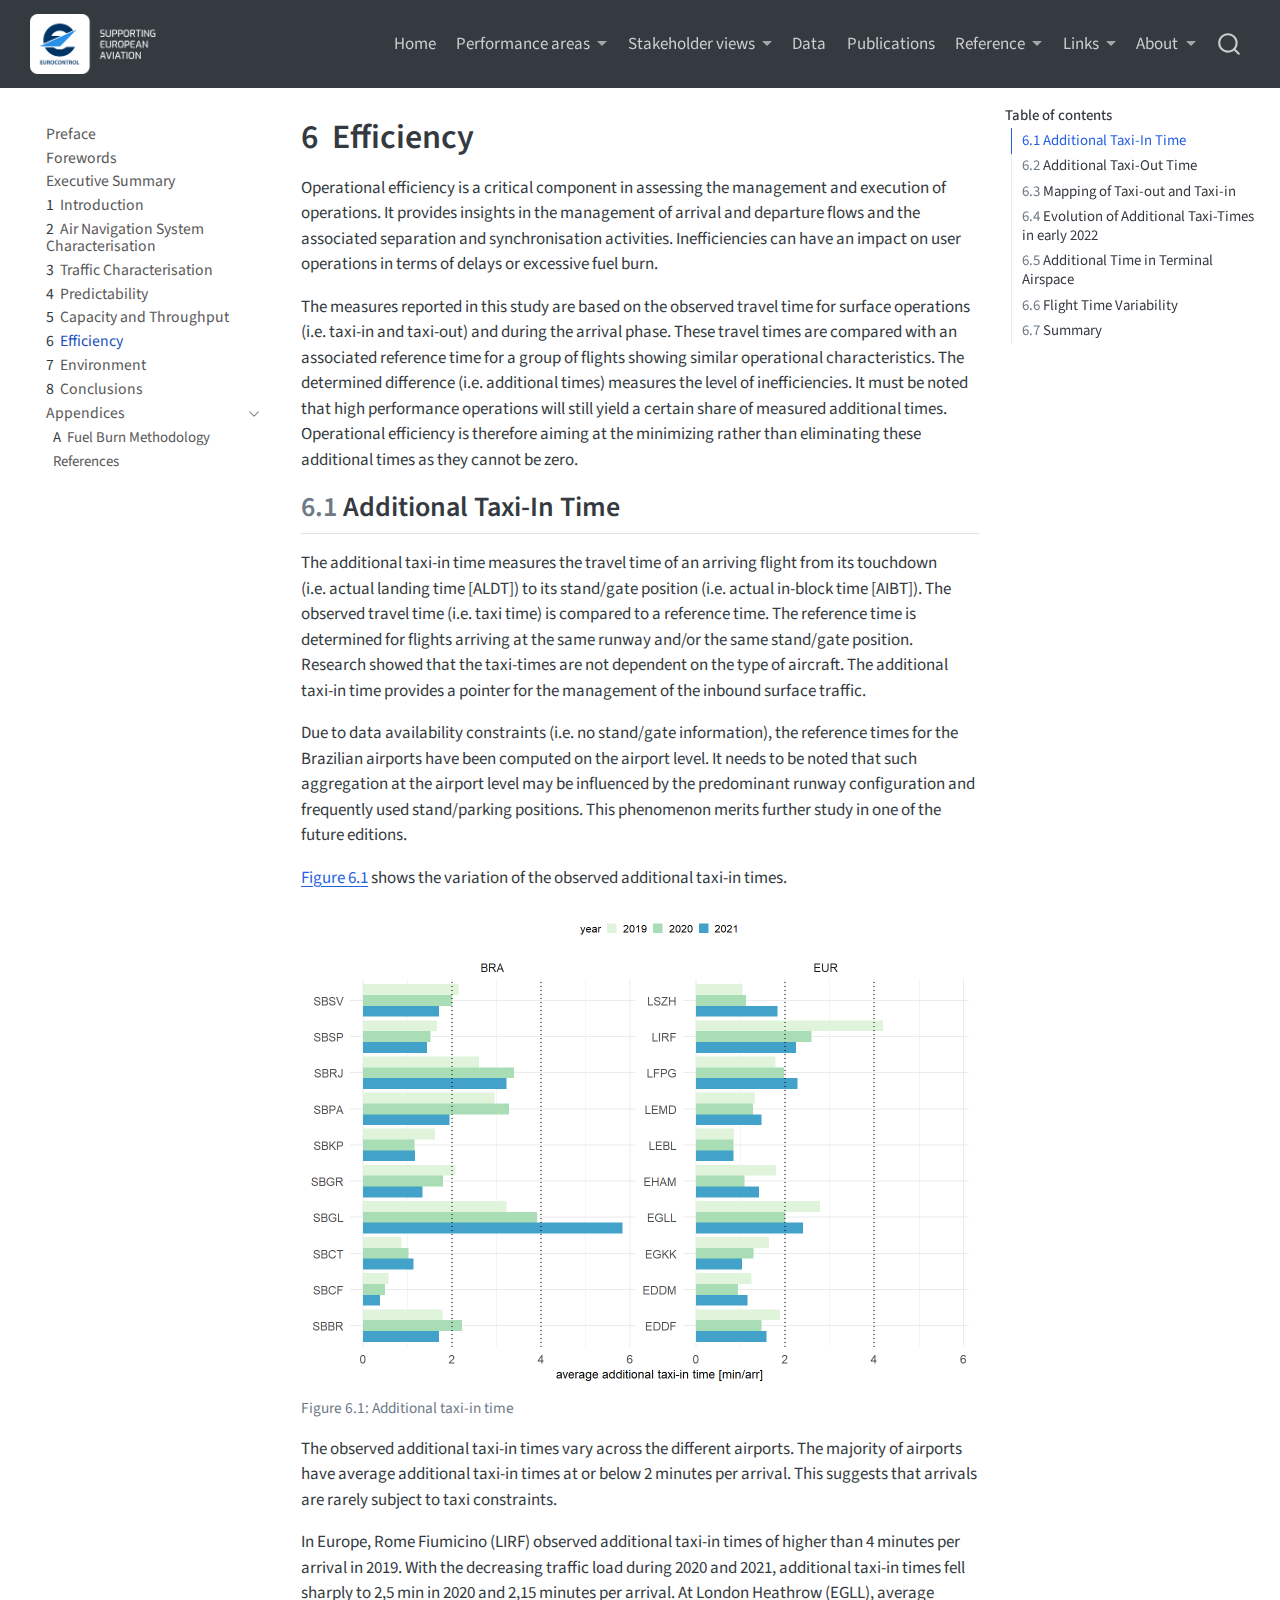
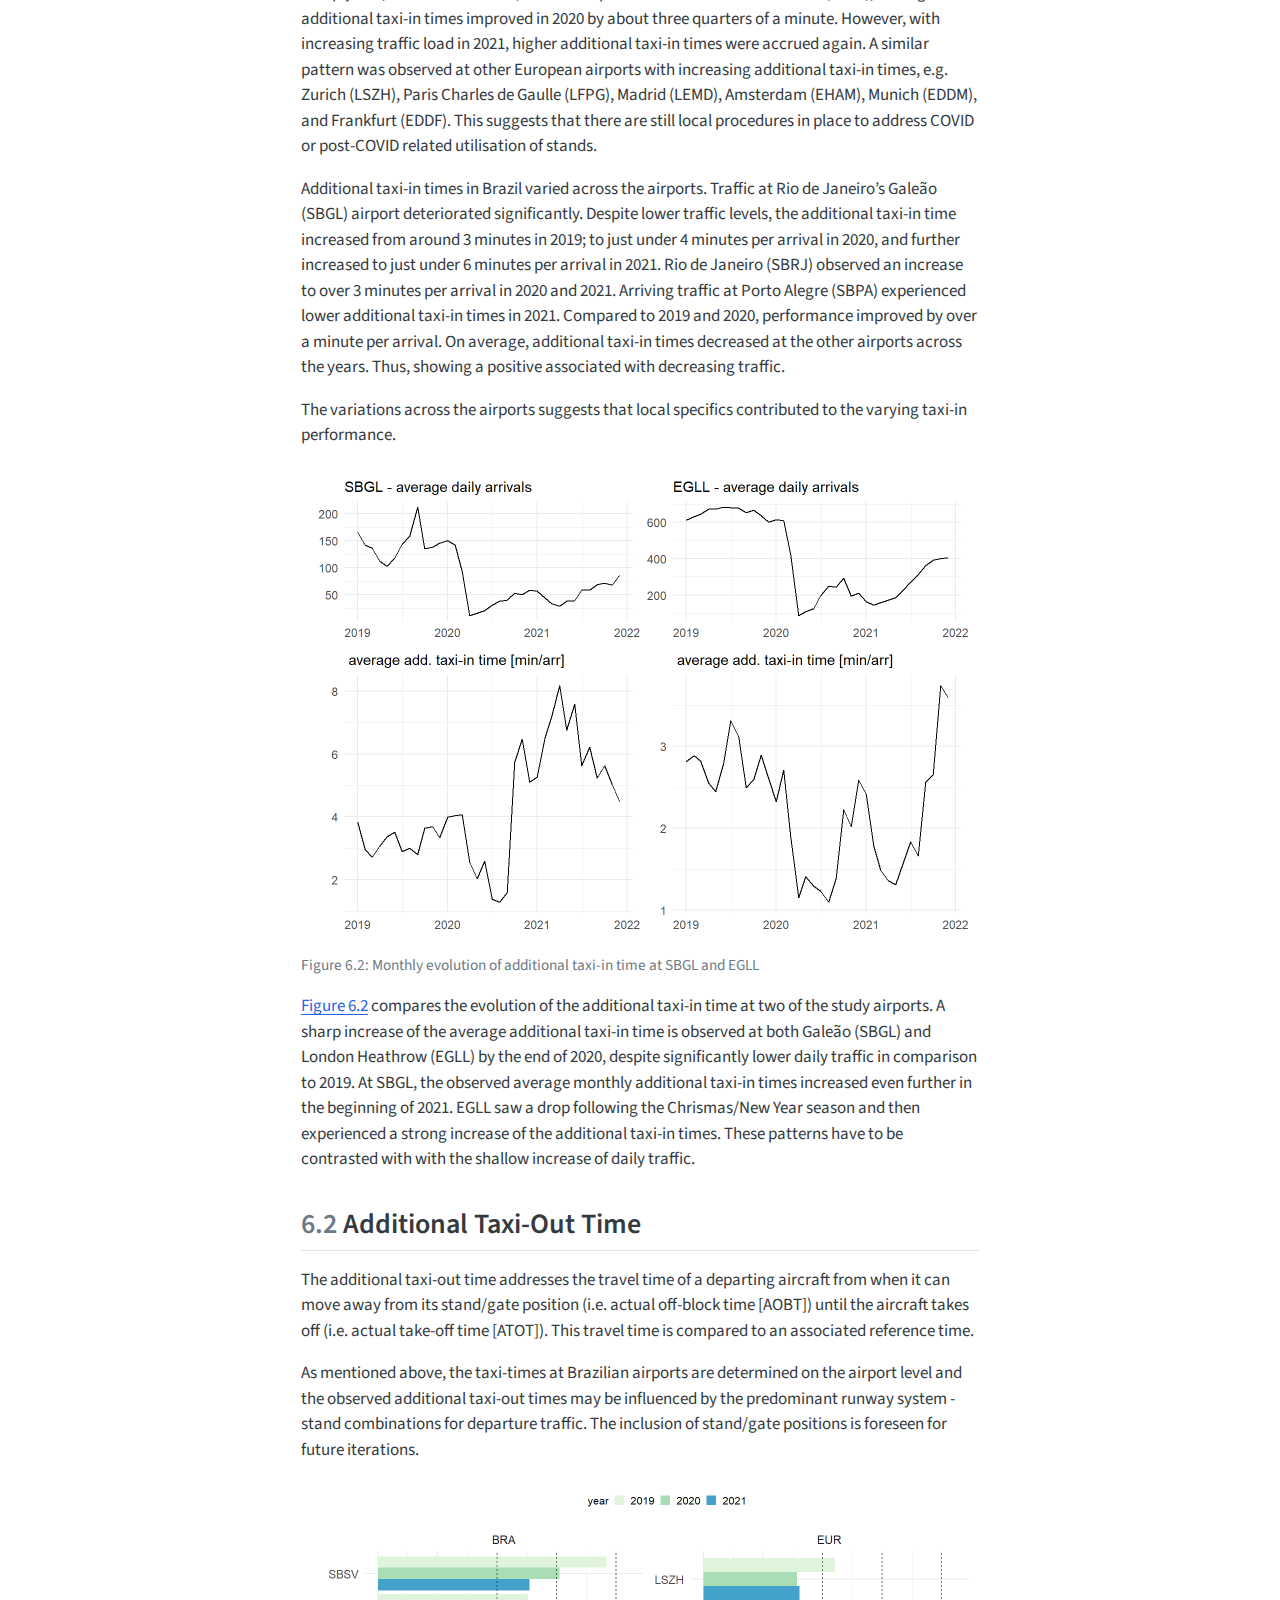
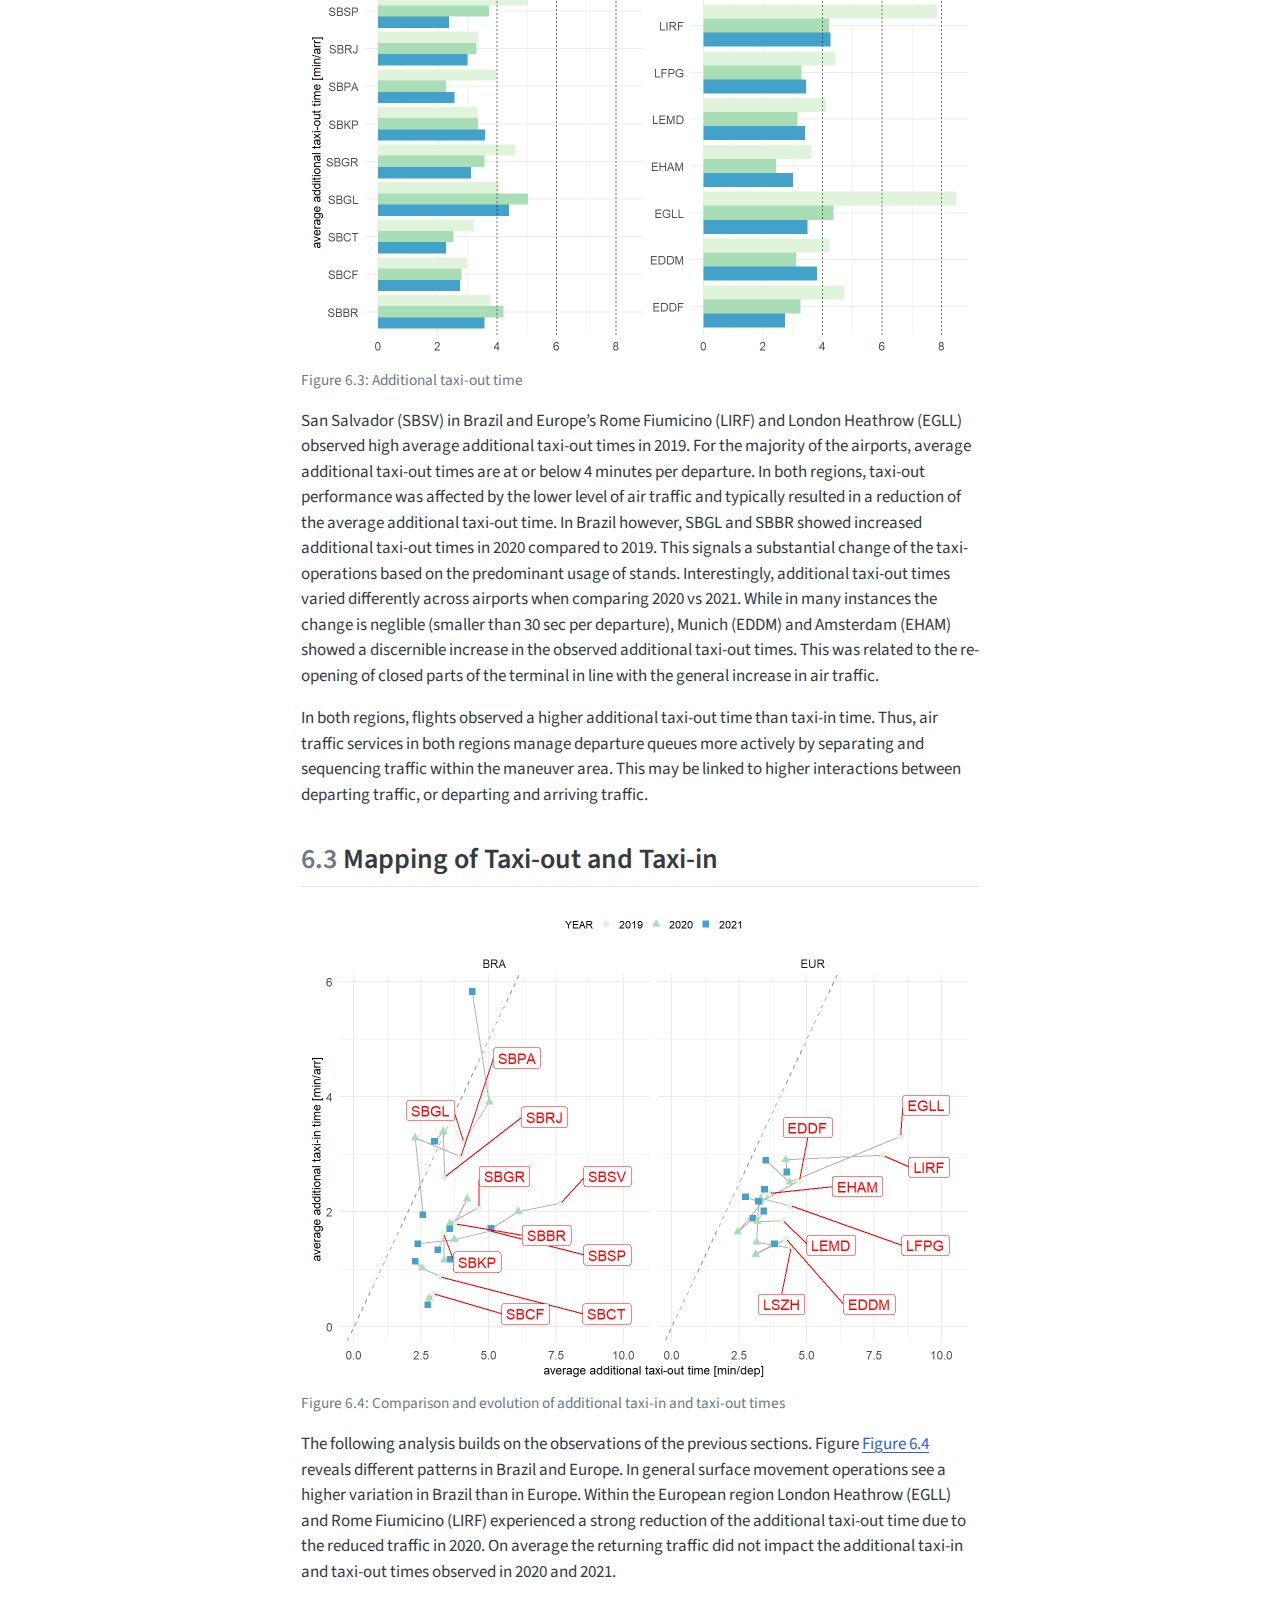
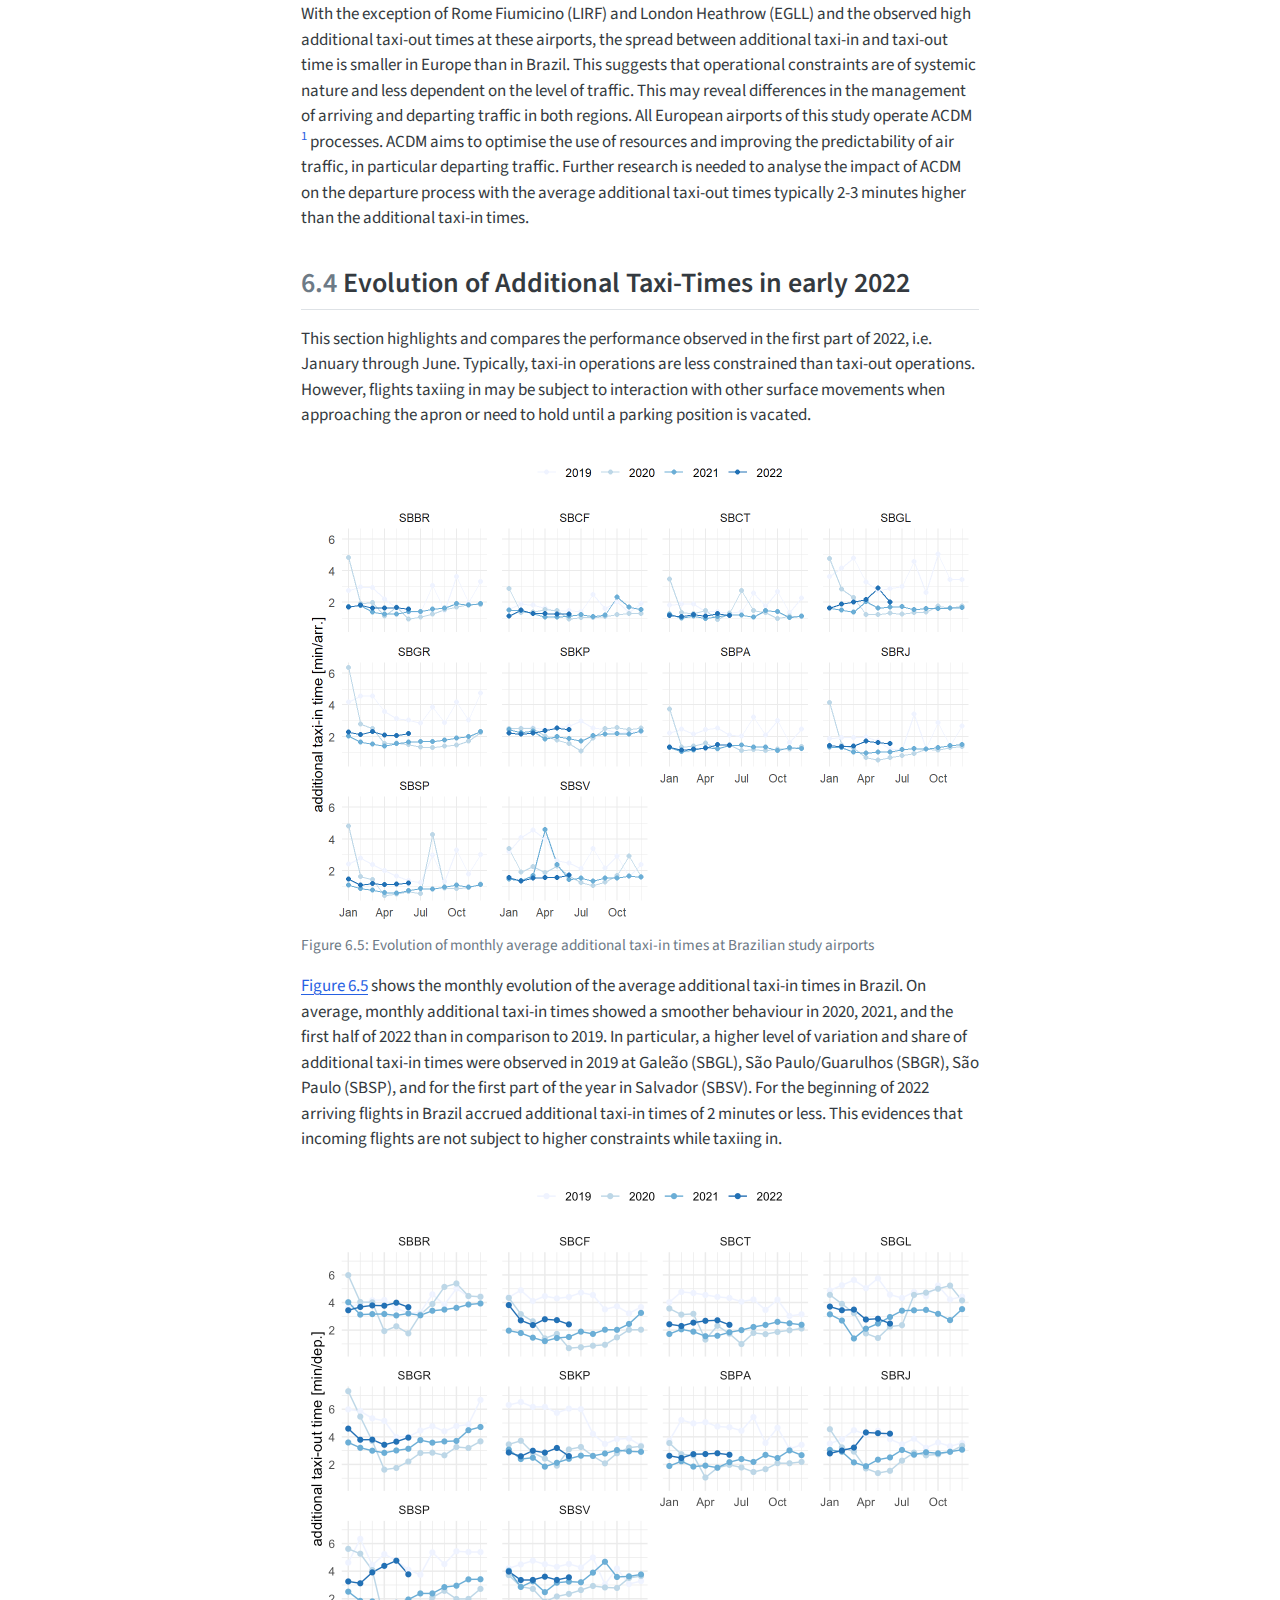
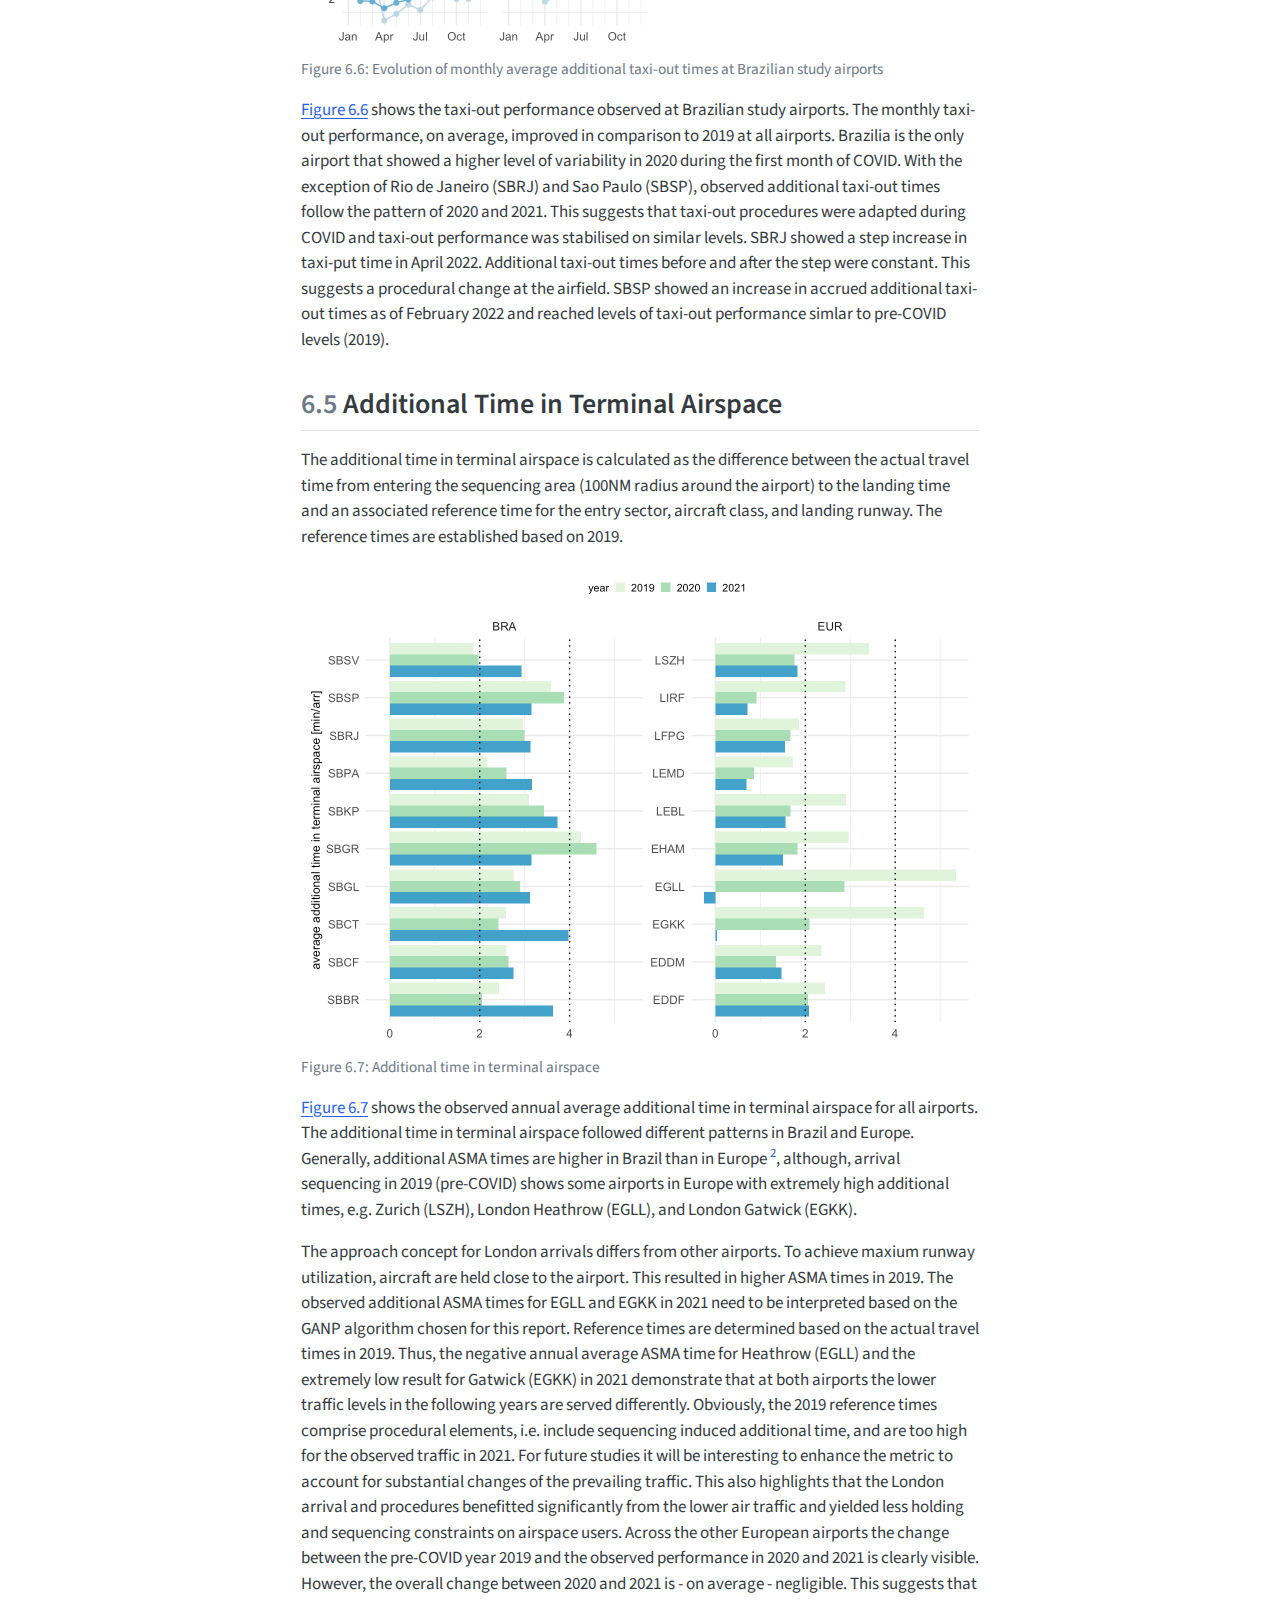
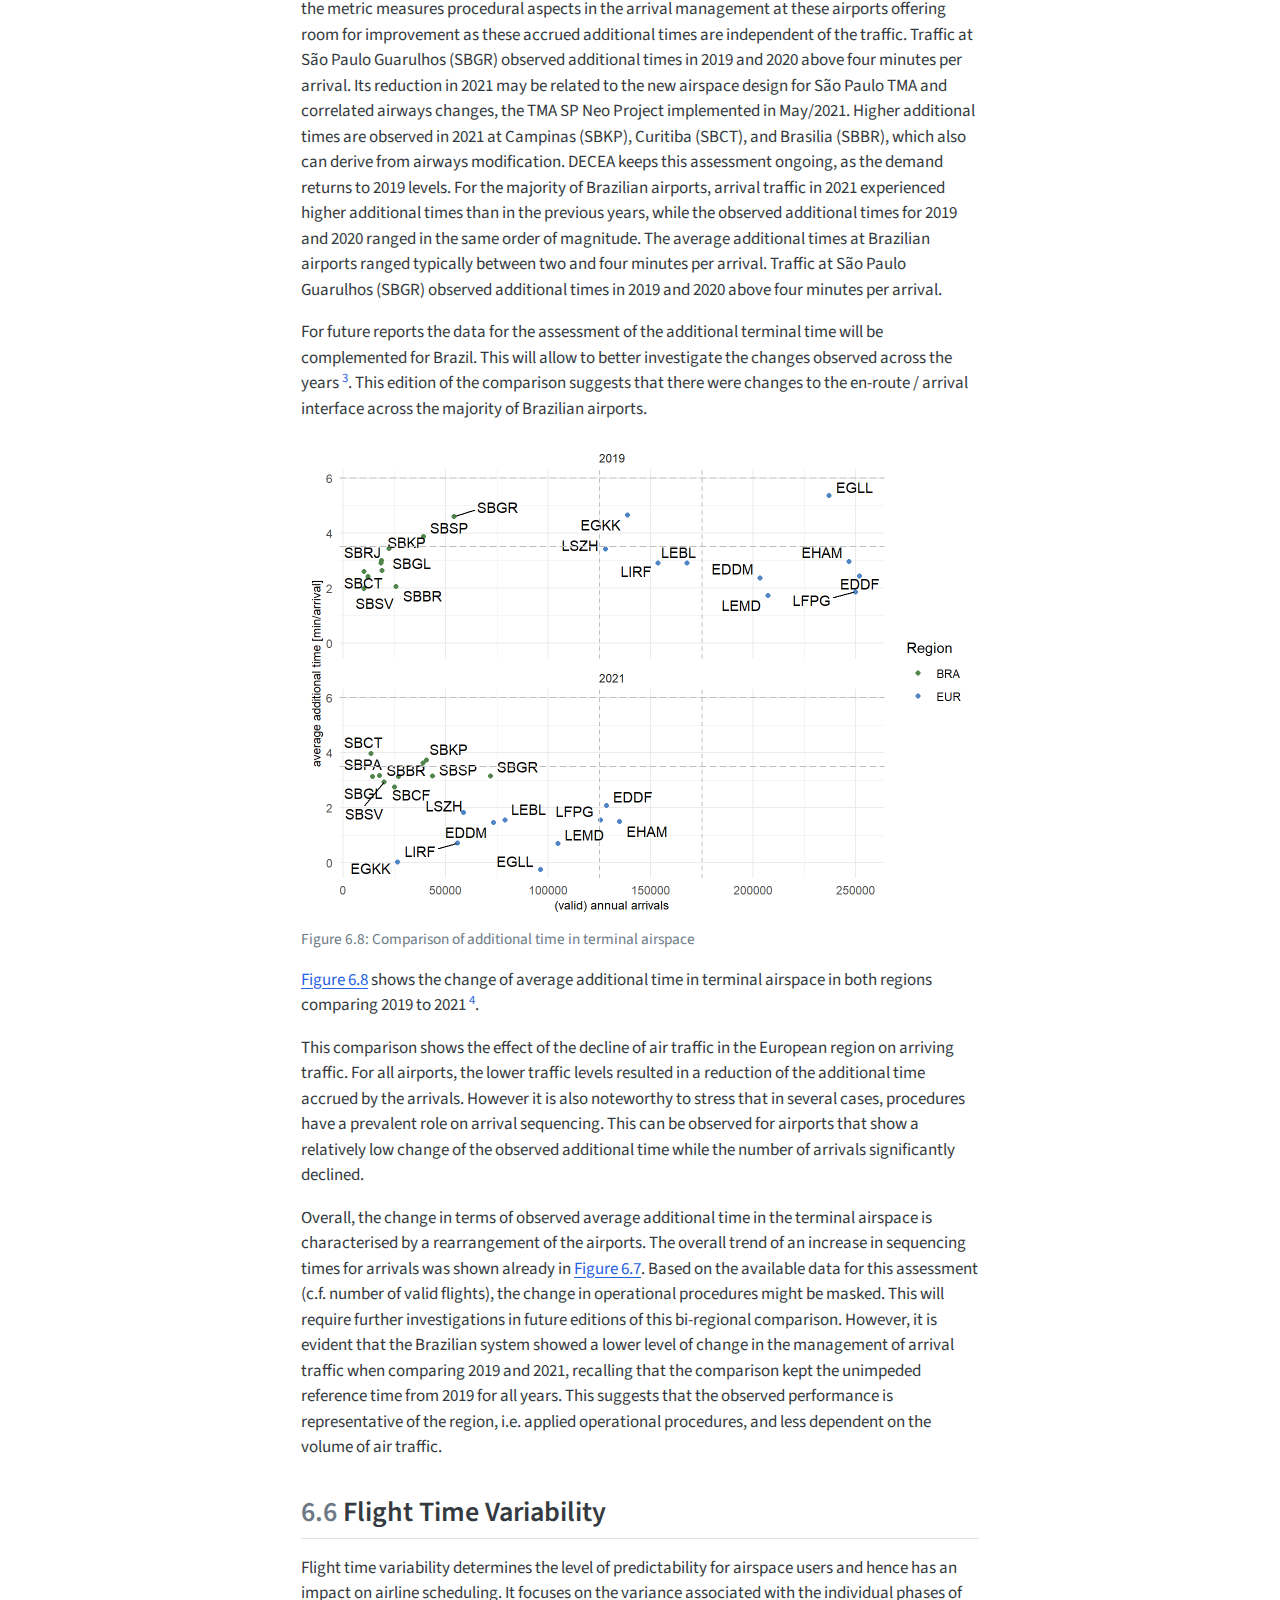
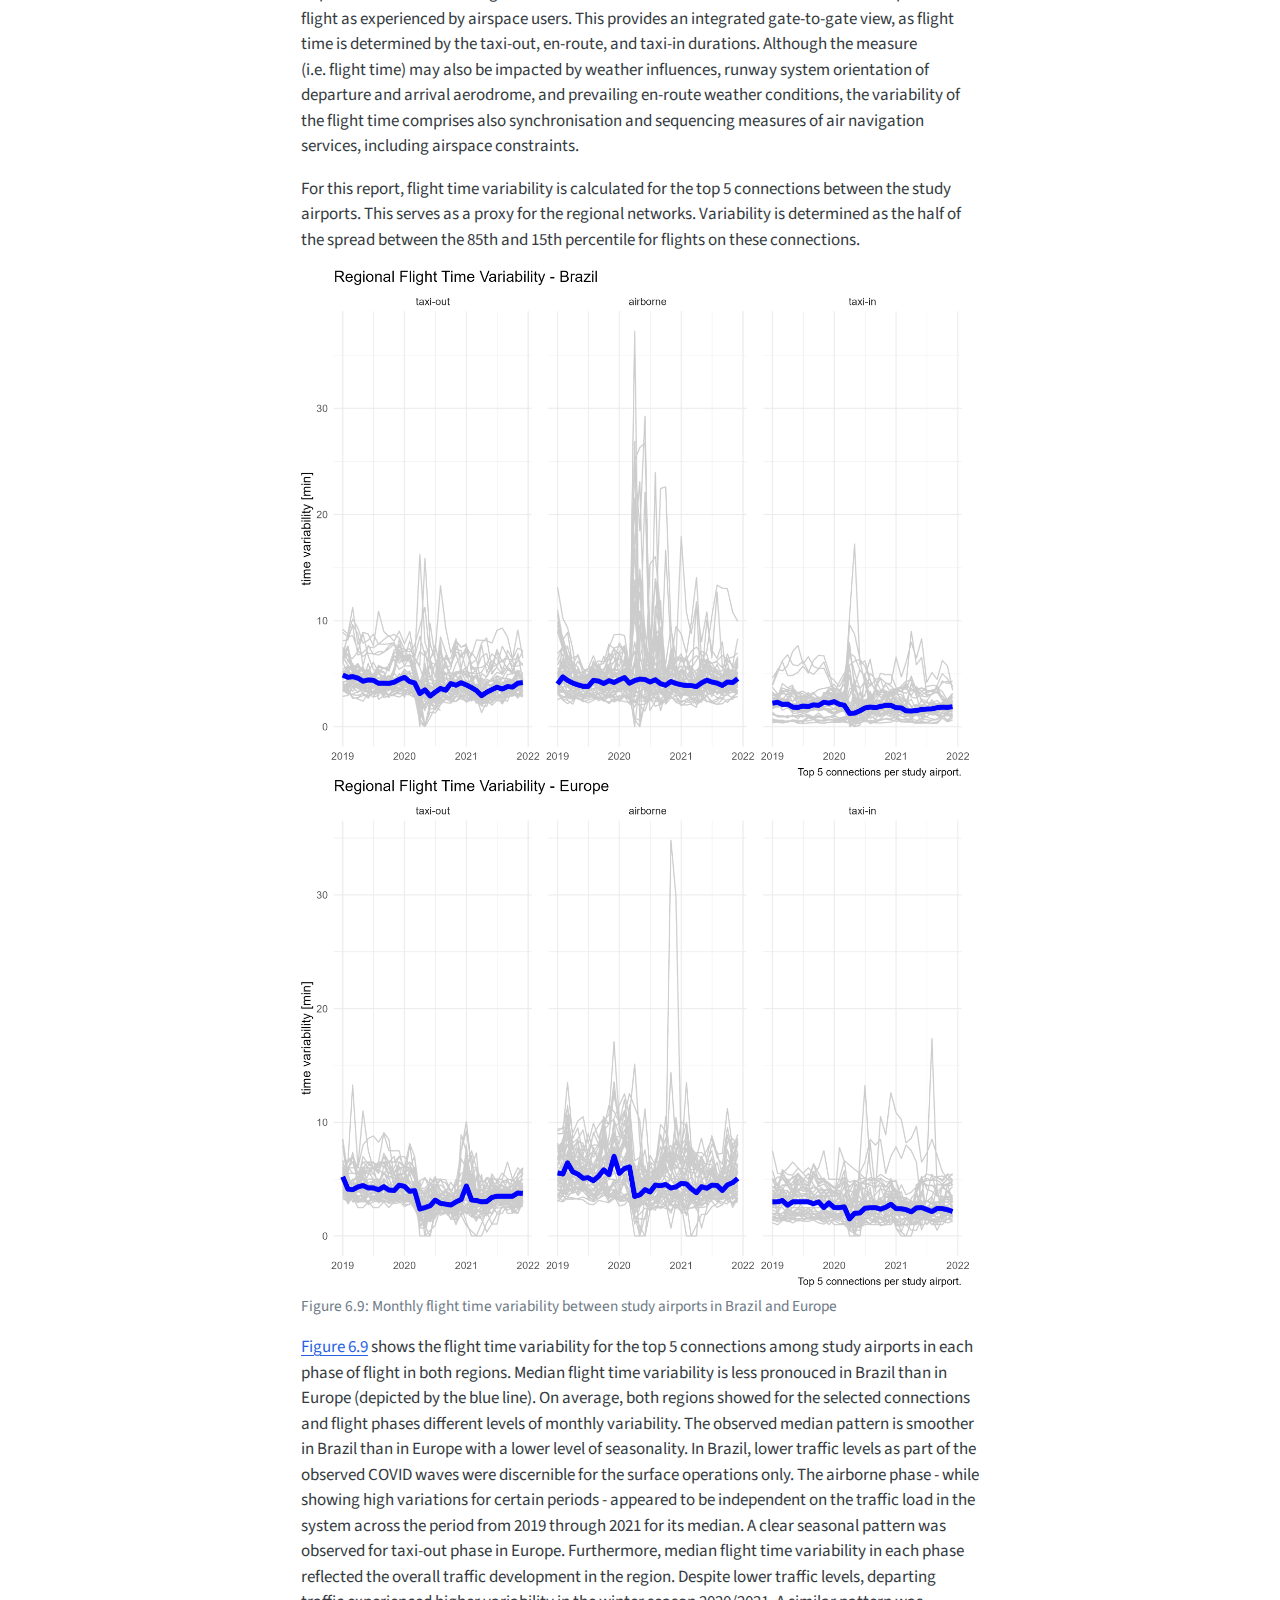
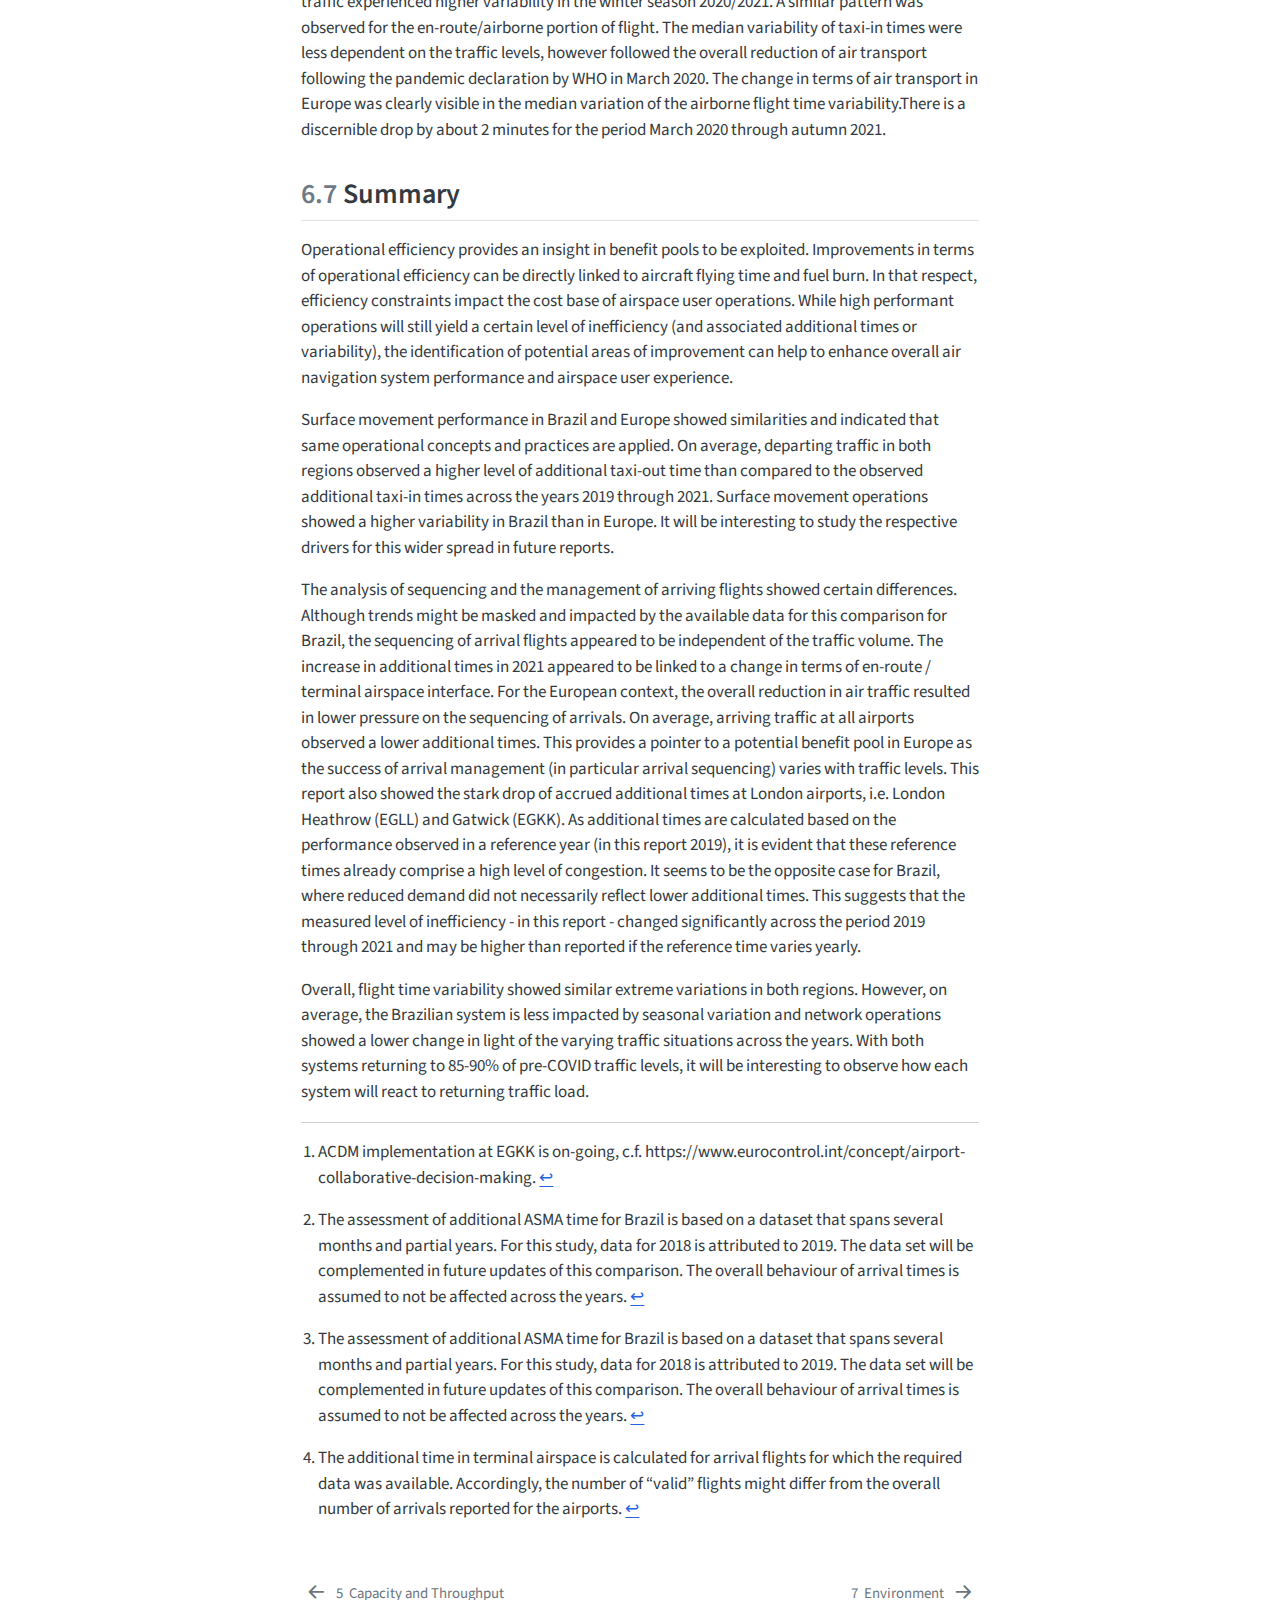
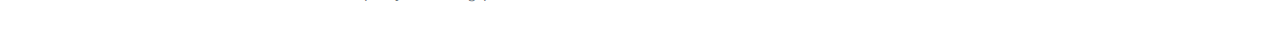
<file: docs/06-efficiency.html>
<!DOCTYPE html>
<html xmlns="http://www.w3.org/1999/xhtml" lang="en" xml:lang="en"><head>

<meta charset="utf-8">
<meta name="generator" content="quarto-1.6.39">

<meta name="viewport" content="width=device-width, initial-scale=1.0, user-scalable=yes">


<title>6&nbsp; Efficiency – Brazil/Europe Comparison of Operational ANS Performance</title>
<style>
code{white-space: pre-wrap;}
span.smallcaps{font-variant: small-caps;}
div.columns{display: flex; gap: min(4vw, 1.5em);}
div.column{flex: auto; overflow-x: auto;}
div.hanging-indent{margin-left: 1.5em; text-indent: -1.5em;}
ul.task-list{list-style: none;}
ul.task-list li input[type="checkbox"] {
  width: 0.8em;
  margin: 0 0.8em 0.2em -1em; /* quarto-specific, see https://github.com/quarto-dev/quarto-cli/issues/4556 */ 
  vertical-align: middle;
}
</style>


<script src="site_libs/quarto-nav/quarto-nav.js"></script>
<script src="site_libs/quarto-nav/headroom.min.js"></script>
<script src="site_libs/clipboard/clipboard.min.js"></script>
<script src="site_libs/quarto-search/autocomplete.umd.js"></script>
<script src="site_libs/quarto-search/fuse.min.js"></script>
<script src="site_libs/quarto-search/quarto-search.js"></script>
<meta name="quarto:offset" content="./">
<link href="./07-environment.html" rel="next">
<link href="./05-capacity.html" rel="prev">
<script src="site_libs/quarto-html/quarto.js"></script>
<script src="site_libs/quarto-html/popper.min.js"></script>
<script src="site_libs/quarto-html/tippy.umd.min.js"></script>
<script src="site_libs/quarto-html/anchor.min.js"></script>
<link href="site_libs/quarto-html/tippy.css" rel="stylesheet">
<link href="site_libs/quarto-html/quarto-syntax-highlighting-e26003cea8cd680ca0c55a263523d882.css" rel="stylesheet" id="quarto-text-highlighting-styles">
<script src="site_libs/bootstrap/bootstrap.min.js"></script>
<link href="site_libs/bootstrap/bootstrap-icons.css" rel="stylesheet">
<link href="site_libs/bootstrap/bootstrap-094b2ac33dd8b996e7c9015af1b1259d.min.css" rel="stylesheet" append-hash="true" id="quarto-bootstrap" data-mode="light">
<script src="site_libs/quarto-contrib/iconify-3.0.0/iconify-icon.min.js"></script>
<script id="quarto-search-options" type="application/json">{
  "location": "navbar",
  "copy-button": false,
  "collapse-after": 3,
  "panel-placement": "end",
  "type": "overlay",
  "limit": 50,
  "keyboard-shortcut": [
    "f",
    "/",
    "s"
  ],
  "show-item-context": false,
  "language": {
    "search-no-results-text": "No results",
    "search-matching-documents-text": "matching documents",
    "search-copy-link-title": "Copy link to search",
    "search-hide-matches-text": "Hide additional matches",
    "search-more-match-text": "more match in this document",
    "search-more-matches-text": "more matches in this document",
    "search-clear-button-title": "Clear",
    "search-text-placeholder": "",
    "search-detached-cancel-button-title": "Cancel",
    "search-submit-button-title": "Submit",
    "search-label": "Search"
  }
}</script>
<link rel="stylesheet" href="https://cdnjs.cloudflare.com/ajax/libs/font-awesome/5.15.4/css/all.min.css">
<style>
  .navbar-logo {
    max-height: 60px;
  }
</style>
<style>
/* Styles added by the columns.lua pandoc filter */
  .columns :first-child {margin-top: 0;}
  .column-span + * {margin-top: 0;}
</style>


</head>

<body class="nav-sidebar floating nav-fixed">

<div id="quarto-search-results"></div>
  <header id="quarto-header" class="headroom fixed-top">
    <nav class="navbar navbar-expand-lg " data-bs-theme="dark">
      <div class="navbar-container container-fluid">
      <div class="navbar-brand-container mx-auto">
    <a href="./index.html" class="navbar-brand navbar-brand-logo">
    <img src="./media/EUROCONTROL-logo-standard-rgb.png" alt="" class="navbar-logo">
    </a>
  </div>
            <div id="quarto-search" class="" title="Search"></div>
          <button class="navbar-toggler" type="button" data-bs-toggle="collapse" data-bs-target="#navbarCollapse" aria-controls="navbarCollapse" role="menu" aria-expanded="false" aria-label="Toggle navigation" onclick="if (window.quartoToggleHeadroom) { window.quartoToggleHeadroom(); }">
  <span class="navbar-toggler-icon"></span>
</button>
          <div class="collapse navbar-collapse" id="navbarCollapse">
            <ul class="navbar-nav navbar-nav-scroll ms-auto">
  <li class="nav-item">
    <a class="nav-link" href="https://ansperformance.eu/"> 
<span class="menu-text">Home</span></a>
  </li>  
  <li class="nav-item dropdown ">
    <a class="nav-link dropdown-toggle" href="#" id="nav-menu-performance-areas" role="link" data-bs-toggle="dropdown" aria-expanded="false">
 <span class="menu-text">Performance areas</span>
    </a>
    <ul class="dropdown-menu dropdown-menu-end" aria-labelledby="nav-menu-performance-areas">    
        <li>
    <a class="dropdown-item" href="https://www.eurocontrol.int/Economics/BalancedScorecard.html">
 <span class="dropdown-text"><iconify-icon role="img" inline="" icon="fa6-solid:th" aria-label="Icon th from fa6-solid Iconify.design set." title="Icon th from fa6-solid Iconify.design set."></iconify-icon>&nbsp;Balanced scorecard</span></a>
  </li>  
        <li>
    <a class="dropdown-item" href="https://ansperformance.eu/traffic/">
 <span class="dropdown-text"><iconify-icon role="img" inline="" icon="fa6-solid:plane-departure" aria-label="Icon plane-departure from fa6-solid Iconify.design set." title="Icon plane-departure from fa6-solid Iconify.design set."></iconify-icon>&nbsp;Traffic</span></a>
  </li>  
        <li>
    <a class="dropdown-item" href="https://www.eurocontrol.int/Economics/DailyTrafficVariation-States.html">
 <span class="dropdown-text">&nbsp;&nbsp;&nbsp;&nbsp;<span style="font-weight: normal">Daily traffic dashboard</span></span></a>
  </li>  
        <li>
    <a class="dropdown-item" href="https://www.eurocontrol.int/ServiceUnits/Dashboard/EnRouteMainDashboard.html">
 <span class="dropdown-text">&nbsp;&nbsp;&nbsp;<span style="font-weight: normal">Service units</span></span></a>
  </li>  
        <li>
    <a class="dropdown-item" href="https://ansperformance.eu/traffic/statfor/">
 <span class="dropdown-text">&nbsp;&nbsp;&nbsp;<span style="font-weight: normal">Traffic forecast</span></span></a>
  </li>  
        <li>
    <a class="dropdown-item" href="https://ansperformance.eu/traffic/punctuality/">
 <span class="dropdown-text"><iconify-icon role="img" inline="" icon="fa6-solid:calendar" aria-label="Icon calendar from fa6-solid Iconify.design set." title="Icon calendar from fa6-solid Iconify.design set."></iconify-icon>&nbsp;Punctuality</span></a>
  </li>  
        <li>
    <a class="dropdown-item" href="https://www.eurocontrol.int/Economics/DailyPunctuality-States.html">
 <span class="dropdown-text">&nbsp;&nbsp;&nbsp;&nbsp;<span style="font-weight: normal">Daily punctuality dashboard</span></span></a>
  </li>  
        <li>
    <a class="dropdown-item" href="https://ansperformance.eu/traffic/punctuality/#eurocontrol-area-network-view-1">
 <span class="dropdown-text">&nbsp;&nbsp;&nbsp;<span style="font-weight: normal">Network punctuality</span></span></a>
  </li>  
        <li>
    <a class="dropdown-item" href="https://ansperformance.eu/traffic/punctuality/#state-view-1">
 <span class="dropdown-text">&nbsp;&nbsp;&nbsp;<span style="font-weight: normal">State &amp; airport punctuality</span></span></a>
  </li>  
        <li>
    <a class="dropdown-item" href="https://ansperformance.eu/capacity/">
 <span class="dropdown-text"><iconify-icon role="img" inline="" icon="fa6-solid:clock" aria-label="Icon clock from fa6-solid Iconify.design set." title="Icon clock from fa6-solid Iconify.design set."></iconify-icon>&nbsp;En-route &amp; airport delays</span></a>
  </li>  
        <li>
    <a class="dropdown-item" href="https://www.eurocontrol.int/Economics/DailyDelay-States.html">
 <span class="dropdown-text">&nbsp;&nbsp;&nbsp;&nbsp;<span style="font-weight: normal">Daily ATFM delays dashboard</span></span></a>
  </li>  
        <li>
    <a class="dropdown-item" href="https://ansperformance.eu/capacity/atfm_ert/">
 <span class="dropdown-text">&nbsp;&nbsp;&nbsp;<span style="font-weight: normal">En-route ATFM delays</span></span></a>
  </li>  
        <li>
    <a class="dropdown-item" href="https://ansperformance.eu/capacity/atfm_apt/">
 <span class="dropdown-text">&nbsp;&nbsp;&nbsp;<span style="font-weight: normal">Airport ATFM delays</span></span></a>
  </li>  
        <li>
    <a class="dropdown-item" href="https://ansperformance.eu/capacity/tot_dly">
 <span class="dropdown-text">&nbsp;&nbsp;&nbsp;<span style="font-weight: normal">All-causes delays</span></span></a>
  </li>  
        <li>
    <a class="dropdown-item" href="https://ansperformance.eu/efficiency/">
 <span class="dropdown-text"><iconify-icon role="img" inline="" icon="fa6-solid:leaf" aria-label="Icon leaf from fa6-solid Iconify.design set." title="Icon leaf from fa6-solid Iconify.design set."></iconify-icon>&nbsp;Efficiency &amp; environment</span></a>
  </li>  
        <li>
    <a class="dropdown-item" href="https://ansperformance.eu/efficiency/emissions/">
 <span class="dropdown-text">&nbsp;&nbsp;&nbsp;<span style="font-weight: normal">CO<sub>2</sub> emissions</span></span></a>
  </li>  
        <li>
    <a class="dropdown-item" href="https://ansperformance.eu/efficiency/hfe/">
 <span class="dropdown-text">&nbsp;&nbsp;&nbsp;<span style="font-weight: normal">Horizontal flight efficiency</span></span></a>
  </li>  
        <li>
    <a class="dropdown-item" href="https://ansperformance.eu/efficiency/vfe/">
 <span class="dropdown-text">&nbsp;&nbsp;&nbsp;<span style="font-weight: normal">Vertical flight efficiency</span></span></a>
  </li>  
        <li>
    <a class="dropdown-item" href="https://ansperformance.eu/efficiency/asma/">
 <span class="dropdown-text">&nbsp;&nbsp;&nbsp;<span style="font-weight: normal">Terminal holdings</span></span></a>
  </li>  
        <li>
    <a class="dropdown-item" href="https://ansperformance.eu/efficiency/taxiout/">
 <span class="dropdown-text">&nbsp;&nbsp;&nbsp;<span style="font-weight: normal">Taxi-out</span></span></a>
  </li>  
        <li>
    <a class="dropdown-item" href="https://ansperformance.eu/efficiency/taxiin/">
 <span class="dropdown-text">&nbsp;&nbsp;&nbsp;<span style="font-weight: normal">Taxi-in</span></span></a>
  </li>  
        <li>
    <a class="dropdown-item" href="https://ansperformance.eu/economics/">
 <span class="dropdown-text"><iconify-icon role="img" inline="" icon="fa6-solid:euro-sign" aria-label="Icon euro-sign from fa6-solid Iconify.design set." title="Icon euro-sign from fa6-solid Iconify.design set."></iconify-icon>&nbsp;Economics</span></a>
  </li>  
        <li>
    <a class="dropdown-item" href="https://ansperformance.eu/economics/ace-overview/">
 <span class="dropdown-text">&nbsp;&nbsp;&nbsp;<span style="font-weight: normal">ATM cost-effectiveness (ACE)</span></span></a>
  </li>  
        <li>
    <a class="dropdown-item" href="https://www.eurocontrol.int/ServiceUnits/Dashboard/EnRouteUnitRates.html">
 <span class="dropdown-text">&nbsp;&nbsp;&nbsp;<span style="font-weight: normal">Unit rates and costs</span></span></a>
  </li>  
        <li>
    <a class="dropdown-item" href="https://www.eurocontrol.int/ServiceUnits/Dashboard/EnRouteMainDashboard.html">
 <span class="dropdown-text">&nbsp;&nbsp;&nbsp;<span style="font-weight: normal">Service units</span></span></a>
  </li>  
        <li>
    <a class="dropdown-item" href="https://ansperformance.eu/economics/finance/">
 <span class="dropdown-text">&nbsp;&nbsp;&nbsp;<span style="font-weight: normal">ANSPs financial dashboard</span></span></a>
  </li>  
        <li>
    <a class="dropdown-item" href="https://ansperformance.eu/economics/cba/">
 <span class="dropdown-text">&nbsp;&nbsp;&nbsp;<span style="font-weight: normal">Standard Inputs for Economic Analyses</span></span></a>
  </li>  
    </ul>
  </li>
  <li class="nav-item dropdown ">
    <a class="nav-link dropdown-toggle" href="#" id="nav-menu-stakeholder-views" role="link" data-bs-toggle="dropdown" aria-expanded="false">
 <span class="menu-text">Stakeholder views</span>
    </a>
    <ul class="dropdown-menu dropdown-menu-end" aria-labelledby="nav-menu-stakeholder-views">    
        <li>
    <a class="dropdown-item" href="https://ansperformance.eu/dashboard/stakeholder/airport/">
 <span class="dropdown-text"><iconify-icon role="img" inline="" icon="fa6-solid:plane-arrival" aria-label="Icon plane-arrival from fa6-solid Iconify.design set." title="Icon plane-arrival from fa6-solid Iconify.design set."></iconify-icon>&nbsp;Airports</span></a>
  </li>  
        <li>
    <a class="dropdown-item" href="https://ansperformance.eu/dashboard/stakeholder/ansp/">
 <span class="dropdown-text"><iconify-icon role="img" inline="" icon="fa6-solid:compass" aria-label="Icon compass from fa6-solid Iconify.design set." title="Icon compass from fa6-solid Iconify.design set."></iconify-icon>&nbsp;Air navigation service provider</span></a>
  </li>  
        <li>
    <a class="dropdown-item" href="https://ansperformance.eu/dashboard/stakeholder/state/">
 <span class="dropdown-text"><iconify-icon role="img" inline="" icon="fa6-solid:globe" aria-label="Icon globe from fa6-solid Iconify.design set." title="Icon globe from fa6-solid Iconify.design set."></iconify-icon>&nbsp;States</span></a>
  </li>  
    </ul>
  </li>
  <li class="nav-item">
    <a class="nav-link" href="https://ansperformance.eu/data/"> 
<span class="menu-text">Data</span></a>
  </li>  
  <li class="nav-item">
    <a class="nav-link" href="https://ansperformance.eu/publications/"> 
<span class="menu-text">Publications</span></a>
  </li>  
  <li class="nav-item dropdown ">
    <a class="nav-link dropdown-toggle" href="#" id="nav-menu-reference" role="link" data-bs-toggle="dropdown" aria-expanded="false">
 <span class="menu-text">Reference</span>
    </a>
    <ul class="dropdown-menu dropdown-menu-end" aria-labelledby="nav-menu-reference">    
        <li>
    <a class="dropdown-item" href="https://ansperformance.eu/definition/">
 <span class="dropdown-text"><iconify-icon role="img" inline="" icon="fa6-solid:marker" aria-label="Icon marker from fa6-solid Iconify.design set." title="Icon marker from fa6-solid Iconify.design set."></iconify-icon>&nbsp;Definitions</span></a>
  </li>  
        <li>
    <a class="dropdown-item" href="https://ansperformance.eu/methodology/">
 <span class="dropdown-text"><iconify-icon role="img" inline="" icon="fa6-solid:wrench" aria-label="Icon wrench from fa6-solid Iconify.design set." title="Icon wrench from fa6-solid Iconify.design set."></iconify-icon>&nbsp;Methodology</span></a>
  </li>  
        <li>
    <a class="dropdown-item" href="https://ansperformance.eu/acronym/">
 <span class="dropdown-text"><iconify-icon role="img" inline="" icon="fa6-solid:quote-left" aria-label="Icon quote-left from fa6-solid Iconify.design set." title="Icon quote-left from fa6-solid Iconify.design set."></iconify-icon>&nbsp;Acronyms</span></a>
  </li>  
        <li>
    <a class="dropdown-item" href="https://ansperformance.eu/bibliography/">
 <span class="dropdown-text"><iconify-icon role="img" inline="" icon="fa6-solid:book" aria-label="Icon book from fa6-solid Iconify.design set." title="Icon book from fa6-solid Iconify.design set."></iconify-icon>&nbsp;Bibliography</span></a>
  </li>  
    </ul>
  </li>
  <li class="nav-item dropdown ">
    <a class="nav-link dropdown-toggle" href="#" id="nav-menu-links" role="link" data-bs-toggle="dropdown" aria-expanded="false">
 <span class="menu-text">Links</span>
    </a>
    <ul class="dropdown-menu dropdown-menu-end" aria-labelledby="nav-menu-links">    
        <li>
    <a class="dropdown-item" href="https://www.eurocontrol.int/">
 <span class="dropdown-text">EUROCONTROL <i class="fas fa-xs fa-external-link-alt"></i></span></a>
  </li>  
        <li>
    <a class="dropdown-item" href="https://www.eurocontrol.int/prudata/dashboard/">
 <span class="dropdown-text">Single European Sky (SES) portal <i class="fas fa-xs fa-external-link-alt"></i></span></a>
  </li>  
        <li>
    <a class="dropdown-item" href="https://www4.icao.int/ganpportal/">
 <span class="dropdown-text">ICAO GANP <i class="fas fa-xs fa-external-link-alt"></i></span></a>
  </li>  
        <li>
    <a class="dropdown-item" href="https://ext.eurocontrol.int/connectivity_web/from">
 <span class="dropdown-text">Connectivity dashboard <i class="fas fa-xs fa-external-link-alt"></i></span></a>
  </li>  
        <li>
    <a class="dropdown-item" href="https://ansperformance.eu/transformation/">
 <span class="dropdown-text">PRC Transformation Strategy</span></a>
  </li>  
        <li>
    <a class="dropdown-item" href="https://opdi.aero">
 <span class="dropdown-text">PRC Open Performance Data Initiative</span></a>
  </li>  
    </ul>
  </li>
  <li class="nav-item dropdown ">
    <a class="nav-link dropdown-toggle" href="#" id="nav-menu-about" role="link" data-bs-toggle="dropdown" aria-expanded="false">
 <span class="menu-text">About</span>
    </a>
    <ul class="dropdown-menu dropdown-menu-end" aria-labelledby="nav-menu-about">    
        <li>
    <a class="dropdown-item" href="https://ansperformance.eu/about/prc/">
 <span class="dropdown-text">About the PRC</span></a>
  </li>  
        <li>
    <a class="dropdown-item" href="https://ansperformance.eu/about/aiu/">
 <span class="dropdown-text">About the AIU</span></a>
  </li>  
        <li>
    <a class="dropdown-item" href="https://ansperformance.eu/about/us/">
 <span class="dropdown-text">About the PRU</span></a>
  </li>  
        <li>
    <a class="dropdown-item" href="https://ansperformance.eu/post/">
 <span class="dropdown-text">Release notes</span></a>
  </li>  
        <li>
    <a class="dropdown-item" href="https://ansperformance.eu/about/disclaimer/">
 <span class="dropdown-text">Disclaimer</span></a>
  </li>  
    </ul>
  </li>
</ul>
          </div> <!-- /navcollapse -->
            <div class="quarto-navbar-tools">
</div>
      </div> <!-- /container-fluid -->
    </nav>
  <nav class="quarto-secondary-nav">
    <div class="container-fluid d-flex">
      <button type="button" class="quarto-btn-toggle btn" data-bs-toggle="collapse" role="button" data-bs-target=".quarto-sidebar-collapse-item" aria-controls="quarto-sidebar" aria-expanded="false" aria-label="Toggle sidebar navigation" onclick="if (window.quartoToggleHeadroom) { window.quartoToggleHeadroom(); }">
        <i class="bi bi-layout-text-sidebar-reverse"></i>
      </button>
        <nav class="quarto-page-breadcrumbs" aria-label="breadcrumb"><ol class="breadcrumb"><li class="breadcrumb-item"><a href="./06-efficiency.html"><span class="chapter-number">6</span>&nbsp; <span class="chapter-title">Efficiency</span></a></li></ol></nav>
        <a class="flex-grow-1" role="navigation" data-bs-toggle="collapse" data-bs-target=".quarto-sidebar-collapse-item" aria-controls="quarto-sidebar" aria-expanded="false" aria-label="Toggle sidebar navigation" onclick="if (window.quartoToggleHeadroom) { window.quartoToggleHeadroom(); }">      
        </a>
    </div>
  </nav>
</header>
<!-- content -->
<div id="quarto-content" class="quarto-container page-columns page-rows-contents page-layout-article page-navbar">
<!-- sidebar -->
  <nav id="quarto-sidebar" class="sidebar collapse collapse-horizontal quarto-sidebar-collapse-item sidebar-navigation floating overflow-auto">
    <div class="sidebar-menu-container"> 
    <ul class="list-unstyled mt-1">
        <li class="sidebar-item">
  <div class="sidebar-item-container"> 
  <a href="./index.html" class="sidebar-item-text sidebar-link">
 <span class="menu-text">Preface</span></a>
  </div>
</li>
        <li class="sidebar-item">
  <div class="sidebar-item-container"> 
  <a href="./00-front-matters.html" class="sidebar-item-text sidebar-link">
 <span class="menu-text">Forewords</span></a>
  </div>
</li>
        <li class="sidebar-item">
  <div class="sidebar-item-container"> 
  <a href="./00-executive.html" class="sidebar-item-text sidebar-link">
 <span class="menu-text">Executive Summary</span></a>
  </div>
</li>
        <li class="sidebar-item">
  <div class="sidebar-item-container"> 
  <a href="./01-intro.html" class="sidebar-item-text sidebar-link">
 <span class="menu-text"><span class="chapter-number">1</span>&nbsp; <span class="chapter-title">Introduction</span></span></a>
  </div>
</li>
        <li class="sidebar-item">
  <div class="sidebar-item-container"> 
  <a href="./02-system-overview.html" class="sidebar-item-text sidebar-link">
 <span class="menu-text"><span class="chapter-number">2</span>&nbsp; <span class="chapter-title">Air Navigation System Characterisation</span></span></a>
  </div>
</li>
        <li class="sidebar-item">
  <div class="sidebar-item-container"> 
  <a href="./03-traffic-characterisation.html" class="sidebar-item-text sidebar-link">
 <span class="menu-text"><span class="chapter-number">3</span>&nbsp; <span class="chapter-title">Traffic Characterisation</span></span></a>
  </div>
</li>
        <li class="sidebar-item">
  <div class="sidebar-item-container"> 
  <a href="./04-predictability.html" class="sidebar-item-text sidebar-link">
 <span class="menu-text"><span class="chapter-number">4</span>&nbsp; <span class="chapter-title">Predictability</span></span></a>
  </div>
</li>
        <li class="sidebar-item">
  <div class="sidebar-item-container"> 
  <a href="./05-capacity.html" class="sidebar-item-text sidebar-link">
 <span class="menu-text"><span class="chapter-number">5</span>&nbsp; <span class="chapter-title">Capacity and Throughput</span></span></a>
  </div>
</li>
        <li class="sidebar-item">
  <div class="sidebar-item-container"> 
  <a href="./06-efficiency.html" class="sidebar-item-text sidebar-link active">
 <span class="menu-text"><span class="chapter-number">6</span>&nbsp; <span class="chapter-title">Efficiency</span></span></a>
  </div>
</li>
        <li class="sidebar-item">
  <div class="sidebar-item-container"> 
  <a href="./07-environment.html" class="sidebar-item-text sidebar-link">
 <span class="menu-text"><span class="chapter-number">7</span>&nbsp; <span class="chapter-title">Environment</span></span></a>
  </div>
</li>
        <li class="sidebar-item">
  <div class="sidebar-item-container"> 
  <a href="./08-conclusions.html" class="sidebar-item-text sidebar-link">
 <span class="menu-text"><span class="chapter-number">8</span>&nbsp; <span class="chapter-title">Conclusions</span></span></a>
  </div>
</li>
        <li class="sidebar-item sidebar-item-section">
      <div class="sidebar-item-container"> 
            <a class="sidebar-item-text sidebar-link text-start" data-bs-toggle="collapse" data-bs-target="#quarto-sidebar-section-1" role="navigation" aria-expanded="true">
 <span class="menu-text">Appendices</span></a>
          <a class="sidebar-item-toggle text-start" data-bs-toggle="collapse" data-bs-target="#quarto-sidebar-section-1" role="navigation" aria-expanded="true" aria-label="Toggle section">
            <i class="bi bi-chevron-right ms-2"></i>
          </a> 
      </div>
      <ul id="quarto-sidebar-section-1" class="collapse list-unstyled sidebar-section depth1 show">  
          <li class="sidebar-item">
  <div class="sidebar-item-container"> 
  <a href="./90-back-matters.html" class="sidebar-item-text sidebar-link">
 <span class="menu-text"><span class="chapter-number">A</span>&nbsp; <span class="chapter-title">Fuel Burn Methodology</span></span></a>
  </div>
</li>
          <li class="sidebar-item">
  <div class="sidebar-item-container"> 
  <a href="./references.html" class="sidebar-item-text sidebar-link">
 <span class="menu-text">References</span></a>
  </div>
</li>
      </ul>
  </li>
    </ul>
    </div>
</nav>
<div id="quarto-sidebar-glass" class="quarto-sidebar-collapse-item" data-bs-toggle="collapse" data-bs-target=".quarto-sidebar-collapse-item"></div>
<!-- margin-sidebar -->
    <div id="quarto-margin-sidebar" class="sidebar margin-sidebar">
        <nav id="TOC" role="doc-toc" class="toc-active">
    <h2 id="toc-title">Table of contents</h2>
   
  <ul>
  <li><a href="#additional-taxi-in-time" id="toc-additional-taxi-in-time" class="nav-link active" data-scroll-target="#additional-taxi-in-time"><span class="header-section-number">6.1</span> Additional Taxi-In Time</a></li>
  <li><a href="#additional-taxi-out-time" id="toc-additional-taxi-out-time" class="nav-link" data-scroll-target="#additional-taxi-out-time"><span class="header-section-number">6.2</span> Additional Taxi-Out Time</a></li>
  <li><a href="#mapping-of-taxi-out-and-taxi-in" id="toc-mapping-of-taxi-out-and-taxi-in" class="nav-link" data-scroll-target="#mapping-of-taxi-out-and-taxi-in"><span class="header-section-number">6.3</span> Mapping of Taxi-out and Taxi-in</a></li>
  <li><a href="#evolution-of-additional-taxi-times-in-early-2022" id="toc-evolution-of-additional-taxi-times-in-early-2022" class="nav-link" data-scroll-target="#evolution-of-additional-taxi-times-in-early-2022"><span class="header-section-number">6.4</span> Evolution of Additional Taxi-Times in early 2022</a></li>
  <li><a href="#additional-time-in-terminal-airspace" id="toc-additional-time-in-terminal-airspace" class="nav-link" data-scroll-target="#additional-time-in-terminal-airspace"><span class="header-section-number">6.5</span> Additional Time in Terminal Airspace</a></li>
  <li><a href="#flight-time-variability" id="toc-flight-time-variability" class="nav-link" data-scroll-target="#flight-time-variability"><span class="header-section-number">6.6</span> Flight Time Variability</a></li>
  <li><a href="#summary" id="toc-summary" class="nav-link" data-scroll-target="#summary"><span class="header-section-number">6.7</span> Summary</a></li>
  </ul>
</nav>
    </div>
<!-- main -->
<main class="content" id="quarto-document-content">

<header id="title-block-header" class="quarto-title-block default">
<div class="quarto-title">
<h1 class="title"><span class="chapter-number">6</span>&nbsp; <span class="chapter-title">Efficiency</span></h1>
</div>



<div class="quarto-title-meta">

    
  
    
  </div>
  


</header>


<p>Operational efficiency is a critical component in assessing the management and execution of operations. It provides insights in the management of arrival and departure flows and the associated separation and synchronisation activities. Inefficiencies can have an impact on user operations in terms of delays or excessive fuel burn.</p>
<p>The measures reported in this study are based on the observed travel time for surface operations (i.e.&nbsp;taxi-in and taxi-out) and during the arrival phase. These travel times are compared with an associated reference time for a group of flights showing similar operational characteristics. The determined difference (i.e.&nbsp;additional times) measures the level of inefficiencies. It must be noted that high performance operations will still yield a certain share of measured additional times. Operational efficiency is therefore aiming at the minimizing rather than eliminating these additional times as they cannot be zero.</p>
<section id="additional-taxi-in-time" class="level2" data-number="6.1">
<h2 data-number="6.1" class="anchored" data-anchor-id="additional-taxi-in-time"><span class="header-section-number">6.1</span> Additional Taxi-In Time</h2>
<p>The additional taxi-in time measures the travel time of an arriving flight from its touchdown (i.e.&nbsp;actual landing time [ALDT]) to its stand/gate position (i.e.&nbsp;actual in-block time [AIBT]). The observed travel time (i.e.&nbsp;taxi time) is compared to a reference time. The reference time is determined for flights arriving at the same runway and/or the same stand/gate position. Research showed that the taxi-times are not dependent on the type of aircraft. The additional taxi-in time provides a pointer for the management of the inbound surface traffic.</p>
<p>Due to data availability constraints (i.e.&nbsp;no stand/gate information), the reference times for the Brazilian airports have been computed on the airport level. It needs to be noted that such aggregation at the airport level may be influenced by the predominant runway configuration and frequently used stand/parking positions. This phenomenon merits further study in one of the future editions.</p>
<p><a href="#fig-txit" class="quarto-xref">Figure&nbsp;<span>6.1</span></a> shows the variation of the observed additional taxi-in times.</p>
<!-- 
DATA PREP
check for this to be lifted and better organised, i.e. crunch date and complement summaries for 2020, 2021!
-->
<div class="cell">
<div class="cell-output-display">
<div id="fig-txit" class="quarto-float quarto-figure quarto-figure-center anchored">
<figure class="quarto-float quarto-float-fig figure">
<div aria-describedby="fig-txit-caption-0ceaefa1-69ba-4598-a22c-09a6ac19f8ca">
<img src="06-efficiency_files/figure-html/fig-txit-1.png" class="img-fluid figure-img" width="672">
</div>
<figcaption class="quarto-float-caption-bottom quarto-float-caption quarto-float-fig" id="fig-txit-caption-0ceaefa1-69ba-4598-a22c-09a6ac19f8ca">
Figure&nbsp;6.1: Additional taxi-in time
</figcaption>
</figure>
</div>
</div>
</div>
<!--
check LIRF data for 2019
-->
<p>The observed additional taxi-in times vary across the different airports. The majority of airports have average additional taxi-in times at or below 2 minutes per arrival. This suggests that arrivals are rarely subject to taxi constraints.</p>
<p>In Europe, Rome Fiumicino (LIRF) observed additional taxi-in times of higher than 4 minutes per arrival in 2019. With the decreasing traffic load during 2020 and 2021, additional taxi-in times fell sharply to 2,5 min in 2020 and 2,15 minutes per arrival. At London Heathrow (EGLL), average additional taxi-in times improved in 2020 by about three quarters of a minute. However, with increasing traffic load in 2021, higher additional taxi-in times were accrued again. A similar pattern was observed at other European airports with increasing additional taxi-in times, e.g. Zurich (LSZH), Paris Charles de Gaulle (LFPG), Madrid (LEMD), Amsterdam (EHAM), Munich (EDDM), and Frankfurt (EDDF). This suggests that there are still local procedures in place to address COVID or post-COVID related utilisation of stands.</p>
<p>Additional taxi-in times in Brazil varied across the airports. Traffic at Rio de Janeiro’s Galeão (SBGL) airport deteriorated significantly. Despite lower traffic levels, the additional taxi-in time increased from around 3 minutes in 2019; to just under 4 minutes per arrival in 2020, and further increased to just under 6 minutes per arrival in 2021. Rio de Janeiro (SBRJ) observed an increase to over 3 minutes per arrival in 2020 and 2021. Arriving traffic at Porto Alegre (SBPA) experienced lower additional taxi-in times in 2021. Compared to 2019 and 2020, performance improved by over a minute per arrival. On average, additional taxi-in times decreased at the other airports across the years. Thus, showing a positive associated with decreasing traffic.</p>
<p>The variations across the airports suggests that local specifics contributed to the varying taxi-in performance.</p>
<div class="cell">
<div class="cell-output-display">
<div id="fig-txitcloselook" class="quarto-float quarto-figure quarto-figure-center anchored">
<figure class="quarto-float quarto-float-fig figure">
<div aria-describedby="fig-txitcloselook-caption-0ceaefa1-69ba-4598-a22c-09a6ac19f8ca">
<img src="06-efficiency_files/figure-html/fig-txitcloselook-1.png" class="img-fluid figure-img" width="672">
</div>
<figcaption class="quarto-float-caption-bottom quarto-float-caption quarto-float-fig" id="fig-txitcloselook-caption-0ceaefa1-69ba-4598-a22c-09a6ac19f8ca">
Figure&nbsp;6.2: Monthly evolution of additional taxi-in time at SBGL and EGLL
</figcaption>
</figure>
</div>
</div>
</div>
<p><a href="#fig-txitcloselook" class="quarto-xref">Figure&nbsp;<span>6.2</span></a> compares the evolution of the additional taxi-in time at two of the study airports. A sharp increase of the average additional taxi-in time is observed at both Galeão (SBGL) and London Heathrow (EGLL) by the end of 2020, despite significantly lower daily traffic in comparison to 2019. At SBGL, the observed average monthly additional taxi-in times increased even further in the beginning of 2021. EGLL saw a drop following the Chrismas/New Year season and then experienced a strong increase of the additional taxi-in times. These patterns have to be contrasted with with the shallow increase of daily traffic.</p>
</section>
<section id="additional-taxi-out-time" class="level2" data-number="6.2">
<h2 data-number="6.2" class="anchored" data-anchor-id="additional-taxi-out-time"><span class="header-section-number">6.2</span> Additional Taxi-Out Time</h2>
<p>The additional taxi-out time addresses the travel time of a departing aircraft from when it can move away from its stand/gate position (i.e.&nbsp;actual off-block time [AOBT]) until the aircraft takes off (i.e.&nbsp;actual take-off time [ATOT]). This travel time is compared to an associated reference time.</p>
<p>As mentioned above, the taxi-times at Brazilian airports are determined on the airport level and the observed additional taxi-out times may be influenced by the predominant runway system - stand combinations for departure traffic. The inclusion of stand/gate positions is foreseen for future iterations.</p>
<div class="cell">
<div class="cell-output-display">
<div id="fig-txot" class="quarto-float quarto-figure quarto-figure-center anchored">
<figure class="quarto-float quarto-float-fig figure">
<div aria-describedby="fig-txot-caption-0ceaefa1-69ba-4598-a22c-09a6ac19f8ca">
<img src="06-efficiency_files/figure-html/fig-txot-1.png" class="img-fluid figure-img" width="672">
</div>
<figcaption class="quarto-float-caption-bottom quarto-float-caption quarto-float-fig" id="fig-txot-caption-0ceaefa1-69ba-4598-a22c-09a6ac19f8ca">
Figure&nbsp;6.3: Additional taxi-out time
</figcaption>
</figure>
</div>
</div>
</div>
<p>San Salvador (SBSV) in Brazil and Europe’s Rome Fiumicino (LIRF) and London Heathrow (EGLL) observed high average additional taxi-out times in 2019. For the majority of the airports, average additional taxi-out times are at or below 4 minutes per departure. In both regions, taxi-out performance was affected by the lower level of air traffic and typically resulted in a reduction of the average additional taxi-out time. In Brazil however, SBGL and SBBR showed increased additional taxi-out times in 2020 compared to 2019. This signals a substantial change of the taxi-operations based on the predominant usage of stands. Interestingly, additional taxi-out times varied differently across airports when comparing 2020 vs 2021. While in many instances the change is neglible (smaller than 30 sec per departure), Munich (EDDM) and Amsterdam (EHAM) showed a discernible increase in the observed additional taxi-out times. This was related to the re-opening of closed parts of the terminal in line with the general increase in air traffic.</p>
<p>In both regions, flights observed a higher additional taxi-out time than taxi-in time. Thus, air traffic services in both regions manage departure queues more actively by separating and sequencing traffic within the maneuver area. This may be linked to higher interactions between departing traffic, or departing and arriving traffic.</p>
</section>
<section id="mapping-of-taxi-out-and-taxi-in" class="level2" data-number="6.3">
<h2 data-number="6.3" class="anchored" data-anchor-id="mapping-of-taxi-out-and-taxi-in"><span class="header-section-number">6.3</span> Mapping of Taxi-out and Taxi-in</h2>
<div class="cell">
<div class="cell-output-display">
<div id="fig-txit-txot-scatter" class="quarto-float quarto-figure quarto-figure-center anchored">
<figure class="quarto-float quarto-float-fig figure">
<div aria-describedby="fig-txit-txot-scatter-caption-0ceaefa1-69ba-4598-a22c-09a6ac19f8ca">
<img src="06-efficiency_files/figure-html/fig-txit-txot-scatter-1.png" class="img-fluid figure-img" width="672">
</div>
<figcaption class="quarto-float-caption-bottom quarto-float-caption quarto-float-fig" id="fig-txit-txot-scatter-caption-0ceaefa1-69ba-4598-a22c-09a6ac19f8ca">
Figure&nbsp;6.4: Comparison and evolution of additional taxi-in and taxi-out times
</figcaption>
</figure>
</div>
</div>
</div>
<p>The following analysis builds on the observations of the previous sections. Figure <a href="#fig-txit-txot-scatter" class="quarto-xref">Figure&nbsp;<span>6.4</span></a> reveals different patterns in Brazil and Europe. In general surface movement operations see a higher variation in Brazil than in Europe. Within the European region London Heathrow (EGLL) and Rome Fiumicino (LIRF) experienced a strong reduction of the additional taxi-out time due to the reduced traffic in 2020. On average the returning traffic did not impact the additional taxi-in and taxi-out times observed in 2020 and 2021.</p>
<p>With the exception of Rome Fiumicino (LIRF) and London Heathrow (EGLL) and the observed high additional taxi-out times at these airports, the spread between additional taxi-in and taxi-out time is smaller in Europe than in Brazil. This suggests that operational constraints are of systemic nature and less dependent on the level of traffic. This may reveal differences in the management of arriving and departing traffic in both regions. All European airports of this study operate ACDM <a href="#fn1" class="footnote-ref" id="fnref1" role="doc-noteref"><sup>1</sup></a> processes. ACDM aims to optimise the use of resources and improving the predictability of air traffic, in particular departing traffic. Further research is needed to analyse the impact of ACDM on the departure process with the average additional taxi-out times typically 2-3 minutes higher than the additional taxi-in times.</p>
</section>
<section id="evolution-of-additional-taxi-times-in-early-2022" class="level2" data-number="6.4">
<h2 data-number="6.4" class="anchored" data-anchor-id="evolution-of-additional-taxi-times-in-early-2022"><span class="header-section-number">6.4</span> Evolution of Additional Taxi-Times in early 2022</h2>
<p>This section highlights and compares the performance observed in the first part of 2022, i.e. January through June. Typically, taxi-in operations are less constrained than taxi-out operations. However, flights taxiing in may be subject to interaction with other surface movements when approaching the apron or need to hold until a parking position is vacated.</p>
<div class="cell">
<div class="cell-output-display">
<div id="fig-monthly-txits-bra" class="quarto-float quarto-figure quarto-figure-center anchored">
<figure class="quarto-float quarto-float-fig figure">
<div aria-describedby="fig-monthly-txits-bra-caption-0ceaefa1-69ba-4598-a22c-09a6ac19f8ca">
<img src="06-efficiency_files/figure-html/fig-monthly-txits-bra-1.png" class="img-fluid figure-img" width="672">
</div>
<figcaption class="quarto-float-caption-bottom quarto-float-caption quarto-float-fig" id="fig-monthly-txits-bra-caption-0ceaefa1-69ba-4598-a22c-09a6ac19f8ca">
Figure&nbsp;6.5: Evolution of monthly average additional taxi-in times at Brazilian study airports
</figcaption>
</figure>
</div>
</div>
</div>
<p><a href="#fig-monthly-txits-bra" class="quarto-xref">Figure&nbsp;<span>6.5</span></a> shows the monthly evolution of the average additional taxi-in times in Brazil. On average, monthly additional taxi-in times showed a smoother behaviour in 2020, 2021, and the first half of 2022 than in comparison to 2019. In particular, a higher level of variation and share of additional taxi-in times were observed in 2019 at Galeão (SBGL), São Paulo/Guarulhos (SBGR), São Paulo (SBSP), and for the first part of the year in Salvador (SBSV). For the beginning of 2022 arriving flights in Brazil accrued additional taxi-in times of 2 minutes or less. This evidences that incoming flights are not subject to higher constraints while taxiing in.</p>
<div class="cell">
<div class="cell-output-display">
<div id="fig-monthly-txots-bra" class="quarto-float quarto-figure quarto-figure-center anchored">
<figure class="quarto-float quarto-float-fig figure">
<div aria-describedby="fig-monthly-txots-bra-caption-0ceaefa1-69ba-4598-a22c-09a6ac19f8ca">
<img src="06-efficiency_files/figure-html/fig-monthly-txots-bra-1.png" class="img-fluid figure-img" width="672">
</div>
<figcaption class="quarto-float-caption-bottom quarto-float-caption quarto-float-fig" id="fig-monthly-txots-bra-caption-0ceaefa1-69ba-4598-a22c-09a6ac19f8ca">
Figure&nbsp;6.6: Evolution of monthly average additional taxi-out times at Brazilian study airports
</figcaption>
</figure>
</div>
</div>
</div>
<p><a href="#fig-monthly-txots-bra" class="quarto-xref">Figure&nbsp;<span>6.6</span></a> shows the taxi-out performance observed at Brazilian study airports. The monthly taxi-out performance, on average, improved in comparison to 2019 at all airports. Brazilia is the only airport that showed a higher level of variability in 2020 during the first month of COVID. With the exception of Rio de Janeiro (SBRJ) and Sao Paulo (SBSP), observed additional taxi-out times follow the pattern of 2020 and 2021. This suggests that taxi-out procedures were adapted during COVID and taxi-out performance was stabilised on similar levels. SBRJ showed a step increase in taxi-put time in April 2022. Additional taxi-out times before and after the step were constant. This suggests a procedural change at the airfield. SBSP showed an increase in accrued additional taxi-out times as of February 2022 and reached levels of taxi-out performance simlar to pre-COVID levels (2019).</p>
</section>
<section id="additional-time-in-terminal-airspace" class="level2" data-number="6.5">
<h2 data-number="6.5" class="anchored" data-anchor-id="additional-time-in-terminal-airspace"><span class="header-section-number">6.5</span> Additional Time in Terminal Airspace</h2>
<p>The additional time in terminal airspace is calculated as the difference between the actual travel time from entering the sequencing area (100NM radius around the airport) to the landing time and an associated reference time for the entry sector, aircraft class, and landing runway. The reference times are established based on 2019.</p>
<div class="cell">
<div class="cell-output-display">
<div id="fig-asma" class="quarto-float quarto-figure quarto-figure-center anchored">
<figure class="quarto-float quarto-float-fig figure">
<div aria-describedby="fig-asma-caption-0ceaefa1-69ba-4598-a22c-09a6ac19f8ca">
<img src="06-efficiency_files/figure-html/fig-asma-1.png" class="img-fluid figure-img" width="672">
</div>
<figcaption class="quarto-float-caption-bottom quarto-float-caption quarto-float-fig" id="fig-asma-caption-0ceaefa1-69ba-4598-a22c-09a6ac19f8ca">
Figure&nbsp;6.7: Additional time in terminal airspace
</figcaption>
</figure>
</div>
</div>
</div>
<p><a href="#fig-asma" class="quarto-xref">Figure&nbsp;<span>6.7</span></a> shows the observed annual average additional time in terminal airspace for all airports. The additional time in terminal airspace followed different patterns in Brazil and Europe. Generally, additional ASMA times are higher in Brazil than in Europe <a href="#fn2" class="footnote-ref" id="fnref2" role="doc-noteref"><sup>2</sup></a>, although, arrival sequencing in 2019 (pre-COVID) shows some airports in Europe with extremely high additional times, e.g. Zurich (LSZH), London Heathrow (EGLL), and London Gatwick (EGKK).</p>
<p>The approach concept for London arrivals differs from other airports. To achieve maxium runway utilization, aircraft are held close to the airport. This resulted in higher ASMA times in 2019. The observed additional ASMA times for EGLL and EGKK in 2021 need to be interpreted based on the GANP algorithm chosen for this report. Reference times are determined based on the actual travel times in 2019. Thus, the negative annual average ASMA time for Heathrow (EGLL) and the extremely low result for Gatwick (EGKK) in 2021 demonstrate that at both airports the lower traffic levels in the following years are served differently. Obviously, the 2019 reference times comprise procedural elements, i.e.&nbsp;include sequencing induced additional time, and are too high for the observed traffic in 2021. For future studies it will be interesting to enhance the metric to account for substantial changes of the prevailing traffic. This also highlights that the London arrival and procedures benefitted significantly from the lower air traffic and yielded less holding and sequencing constraints on airspace users. Across the other European airports the change between the pre-COVID year 2019 and the observed performance in 2020 and 2021 is clearly visible. However, the overall change between 2020 and 2021 is - on average - negligible. This suggests that the metric measures procedural aspects in the arrival management at these airports offering room for improvement as these accrued additional times are independent of the traffic. Traffic at São Paulo Guarulhos (SBGR) observed additional times in 2019 and 2020 above four minutes per arrival. Its reduction in 2021 may be related to the new airspace design for São Paulo TMA and correlated airways changes, the TMA SP Neo Project implemented in May/2021. Higher additional times are observed in 2021 at Campinas (SBKP), Curitiba (SBCT), and Brasilia (SBBR), which also can derive from airways modification. DECEA keeps this assessment ongoing, as the demand returns to 2019 levels. For the majority of Brazilian airports, arrival traffic in 2021 experienced higher additional times than in the previous years, while the observed additional times for 2019 and 2020 ranged in the same order of magnitude. The average additional times at Brazilian airports ranged typically between two and four minutes per arrival. Traffic at São Paulo Guarulhos (SBGR) observed additional times in 2019 and 2020 above four minutes per arrival.</p>
<p>For future reports the data for the assessment of the additional terminal time will be complemented for Brazil. This will allow to better investigate the changes observed across the years <a href="#fn3" class="footnote-ref" id="fnref3" role="doc-noteref"><sup>3</sup></a>. This edition of the comparison suggests that there were changes to the en-route / arrival interface across the majority of Brazilian airports.</p>
<div class="cell">
<div class="cell-output-display">
<div id="fig-asma-vs-traffic" class="quarto-float quarto-figure quarto-figure-center anchored">
<figure class="quarto-float quarto-float-fig figure">
<div aria-describedby="fig-asma-vs-traffic-caption-0ceaefa1-69ba-4598-a22c-09a6ac19f8ca">
<img src="06-efficiency_files/figure-html/fig-asma-vs-traffic-1.png" class="img-fluid figure-img" width="672">
</div>
<figcaption class="quarto-float-caption-bottom quarto-float-caption quarto-float-fig" id="fig-asma-vs-traffic-caption-0ceaefa1-69ba-4598-a22c-09a6ac19f8ca">
Figure&nbsp;6.8: Comparison of additional time in terminal airspace
</figcaption>
</figure>
</div>
</div>
</div>
<p><a href="#fig-asma-vs-traffic" class="quarto-xref">Figure&nbsp;<span>6.8</span></a> shows the change of average additional time in terminal airspace in both regions comparing 2019 to 2021 <a href="#fn4" class="footnote-ref" id="fnref4" role="doc-noteref"><sup>4</sup></a>.</p>
<p>This comparison shows the effect of the decline of air traffic in the European region on arriving traffic. For all airports, the lower traffic levels resulted in a reduction of the additional time accrued by the arrivals. However it is also noteworthy to stress that in several cases, procedures have a prevalent role on arrival sequencing. This can be observed for airports that show a relatively low change of the observed additional time while the number of arrivals significantly declined.</p>
<p>Overall, the change in terms of observed average additional time in the terminal airspace is characterised by a rearrangement of the airports. The overall trend of an increase in sequencing times for arrivals was shown already in <a href="#fig-asma" class="quarto-xref">Figure&nbsp;<span>6.7</span></a>. Based on the available data for this assessment (c.f. number of valid flights), the change in operational procedures might be masked. This will require further investigations in future editions of this bi-regional comparison. However, it is evident that the Brazilian system showed a lower level of change in the management of arrival traffic when comparing 2019 and 2021, recalling that the comparison kept the unimpeded reference time from 2019 for all years. This suggests that the observed performance is representative of the region, i.e.&nbsp;applied operational procedures, and less dependent on the volume of air traffic.</p>
</section>
<section id="flight-time-variability" class="level2" data-number="6.6">
<h2 data-number="6.6" class="anchored" data-anchor-id="flight-time-variability"><span class="header-section-number">6.6</span> Flight Time Variability</h2>
<p>Flight time variability determines the level of predictability for airspace users and hence has an impact on airline scheduling. It focuses on the variance associated with the individual phases of flight as experienced by airspace users. This provides an integrated gate-to-gate view, as flight time is determined by the taxi-out, en-route, and taxi-in durations. Although the measure (i.e.&nbsp;flight time) may also be impacted by weather influences, runway system orientation of departure and arrival aerodrome, and prevailing en-route weather conditions, the variability of the flight time comprises also synchronisation and sequencing measures of air navigation services, including airspace constraints.</p>
<p>For this report, flight time variability is calculated for the top 5 connections between the study airports. This serves as a proxy for the regional networks. Variability is determined as the half of the spread between the 85th and 15th percentile for flights on these connections.</p>
<!-- {r flight-time-var, fig.show = "hold", out.width = "90%", fig.align = "default"}
knitr::include_graphics("./figures/BRA-flight-time-var-50.png")
knitr::include_graphics("./figures/EUR-flight-time-var-50.png")
-->
<div class="cell">
<div class="cell-output-display">
<div id="fig-flight-time-var" class="quarto-float quarto-figure quarto-figure-center anchored" data-fig-pos="H">
<figure class="quarto-float quarto-float-fig figure">
<div aria-describedby="fig-flight-time-var-caption-0ceaefa1-69ba-4598-a22c-09a6ac19f8ca">
<img src="./figures/BRA-EUR-flight-time-var-combined.png" class="img-fluid figure-img" data-fig-pos="H" width="1322">
</div>
<figcaption class="quarto-float-caption-bottom quarto-float-caption quarto-float-fig" id="fig-flight-time-var-caption-0ceaefa1-69ba-4598-a22c-09a6ac19f8ca">
Figure&nbsp;6.9: Monthly flight time variability between study airports in Brazil and Europe
</figcaption>
</figure>
</div>
</div>
</div>
<p><a href="#fig-flight-time-var" class="quarto-xref">Figure&nbsp;<span>6.9</span></a> shows the flight time variability for the top 5 connections among study airports in each phase of flight in both regions. Median flight time variability is less pronouced in Brazil than in Europe (depicted by the blue line). On average, both regions showed for the selected connections and flight phases different levels of monthly variability. The observed median pattern is smoother in Brazil than in Europe with a lower level of seasonality. In Brazil, lower traffic levels as part of the observed COVID waves were discernible for the surface operations only. The airborne phase - while showing high variations for certain periods - appeared to be independent on the traffic load in the system across the period from 2019 through 2021 for its median. A clear seasonal pattern was observed for taxi-out phase in Europe. Furthermore, median flight time variability in each phase reflected the overall traffic development in the region. Despite lower traffic levels, departing traffic experienced higher variability in the winter season 2020/2021. A similar pattern was observed for the en-route/airborne portion of flight. The median variability of taxi-in times were less dependent on the traffic levels, however followed the overall reduction of air transport following the pandemic declaration by WHO in March 2020. The change in terms of air transport in Europe was clearly visible in the median variation of the airborne flight time variability.There is a discernible drop by about 2 minutes for the period March 2020 through autumn 2021.</p>
</section>
<section id="summary" class="level2" data-number="6.7">
<h2 data-number="6.7" class="anchored" data-anchor-id="summary"><span class="header-section-number">6.7</span> Summary</h2>
<p>Operational efficiency provides an insight in benefit pools to be exploited. Improvements in terms of operational efficiency can be directly linked to aircraft flying time and fuel burn. In that respect, efficiency constraints impact the cost base of airspace user operations. While high performant operations will still yield a certain level of inefficiency (and associated additional times or variability), the identification of potential areas of improvement can help to enhance overall air navigation system performance and airspace user experience.</p>
<p>Surface movement performance in Brazil and Europe showed similarities and indicated that same operational concepts and practices are applied. On average, departing traffic in both regions observed a higher level of additional taxi-out time than compared to the observed additional taxi-in times across the years 2019 through 2021. Surface movement operations showed a higher variability in Brazil than in Europe. It will be interesting to study the respective drivers for this wider spread in future reports.</p>
<p>The analysis of sequencing and the management of arriving flights showed certain differences. Although trends might be masked and impacted by the available data for this comparison for Brazil, the sequencing of arrival flights appeared to be independent of the traffic volume. The increase in additional times in 2021 appeared to be linked to a change in terms of en-route / terminal airspace interface. For the European context, the overall reduction in air traffic resulted in lower pressure on the sequencing of arrivals. On average, arriving traffic at all airports observed a lower additional times. This provides a pointer to a potential benefit pool in Europe as the success of arrival management (in particular arrival sequencing) varies with traffic levels. This report also showed the stark drop of accrued additional times at London airports, i.e. London Heathrow (EGLL) and Gatwick (EGKK). As additional times are calculated based on the performance observed in a reference year (in this report 2019), it is evident that these reference times already comprise a high level of congestion. It seems to be the opposite case for Brazil, where reduced demand did not necessarily reflect lower additional times. This suggests that the measured level of inefficiency - in this report - changed significantly across the period 2019 through 2021 and may be higher than reported if the reference time varies yearly.</p>
<p>Overall, flight time variability showed similar extreme variations in both regions. However, on average, the Brazilian system is less impacted by seasonal variation and network operations showed a lower change in light of the varying traffic situations across the years. With both systems returning to 85-90% of pre-COVID traffic levels, it will be interesting to observe how each system will react to returning traffic load.</p>


</section>
<section id="footnotes" class="footnotes footnotes-end-of-document" role="doc-endnotes">
<hr>
<ol>
<li id="fn1"><p>ACDM implementation at EGKK is on-going, c.f. https://www.eurocontrol.int/concept/airport-collaborative-decision-making.<a href="#fnref1" class="footnote-back" role="doc-backlink">↩︎</a></p></li>
<li id="fn2"><p>The assessment of additional ASMA time for Brazil is based on a dataset that spans several months and partial years. For this study, data for 2018 is attributed to 2019. The data set will be complemented in future updates of this comparison. The overall behaviour of arrival times is assumed to not be affected across the years.<a href="#fnref2" class="footnote-back" role="doc-backlink">↩︎</a></p></li>
<li id="fn3"><p>The assessment of additional ASMA time for Brazil is based on a dataset that spans several months and partial years. For this study, data for 2018 is attributed to 2019. The data set will be complemented in future updates of this comparison. The overall behaviour of arrival times is assumed to not be affected across the years.<a href="#fnref3" class="footnote-back" role="doc-backlink">↩︎</a></p></li>
<li id="fn4"><p>The additional time in terminal airspace is calculated for arrival flights for which the required data was available. Accordingly, the number of “valid” flights might differ from the overall number of arrivals reported for the airports.<a href="#fnref4" class="footnote-back" role="doc-backlink">↩︎</a></p></li>
</ol>
</section>

</main> <!-- /main -->
<script id="quarto-html-after-body" type="application/javascript">
window.document.addEventListener("DOMContentLoaded", function (event) {
  const toggleBodyColorMode = (bsSheetEl) => {
    const mode = bsSheetEl.getAttribute("data-mode");
    const bodyEl = window.document.querySelector("body");
    if (mode === "dark") {
      bodyEl.classList.add("quarto-dark");
      bodyEl.classList.remove("quarto-light");
    } else {
      bodyEl.classList.add("quarto-light");
      bodyEl.classList.remove("quarto-dark");
    }
  }
  const toggleBodyColorPrimary = () => {
    const bsSheetEl = window.document.querySelector("link#quarto-bootstrap");
    if (bsSheetEl) {
      toggleBodyColorMode(bsSheetEl);
    }
  }
  toggleBodyColorPrimary();  
  const icon = "";
  const anchorJS = new window.AnchorJS();
  anchorJS.options = {
    placement: 'right',
    icon: icon
  };
  anchorJS.add('.anchored');
  const isCodeAnnotation = (el) => {
    for (const clz of el.classList) {
      if (clz.startsWith('code-annotation-')) {                     
        return true;
      }
    }
    return false;
  }
  const onCopySuccess = function(e) {
    // button target
    const button = e.trigger;
    // don't keep focus
    button.blur();
    // flash "checked"
    button.classList.add('code-copy-button-checked');
    var currentTitle = button.getAttribute("title");
    button.setAttribute("title", "Copied!");
    let tooltip;
    if (window.bootstrap) {
      button.setAttribute("data-bs-toggle", "tooltip");
      button.setAttribute("data-bs-placement", "left");
      button.setAttribute("data-bs-title", "Copied!");
      tooltip = new bootstrap.Tooltip(button, 
        { trigger: "manual", 
          customClass: "code-copy-button-tooltip",
          offset: [0, -8]});
      tooltip.show();    
    }
    setTimeout(function() {
      if (tooltip) {
        tooltip.hide();
        button.removeAttribute("data-bs-title");
        button.removeAttribute("data-bs-toggle");
        button.removeAttribute("data-bs-placement");
      }
      button.setAttribute("title", currentTitle);
      button.classList.remove('code-copy-button-checked');
    }, 1000);
    // clear code selection
    e.clearSelection();
  }
  const getTextToCopy = function(trigger) {
      const codeEl = trigger.previousElementSibling.cloneNode(true);
      for (const childEl of codeEl.children) {
        if (isCodeAnnotation(childEl)) {
          childEl.remove();
        }
      }
      return codeEl.innerText;
  }
  const clipboard = new window.ClipboardJS('.code-copy-button:not([data-in-quarto-modal])', {
    text: getTextToCopy
  });
  clipboard.on('success', onCopySuccess);
  if (window.document.getElementById('quarto-embedded-source-code-modal')) {
    const clipboardModal = new window.ClipboardJS('.code-copy-button[data-in-quarto-modal]', {
      text: getTextToCopy,
      container: window.document.getElementById('quarto-embedded-source-code-modal')
    });
    clipboardModal.on('success', onCopySuccess);
  }
    var localhostRegex = new RegExp(/^(?:http|https):\/\/localhost\:?[0-9]*\//);
    var mailtoRegex = new RegExp(/^mailto:/);
      var filterRegex = new RegExp("https:\/\/eurocontrol\.int\/");
    var isInternal = (href) => {
        return filterRegex.test(href) || localhostRegex.test(href) || mailtoRegex.test(href);
    }
    // Inspect non-navigation links and adorn them if external
 	var links = window.document.querySelectorAll('a[href]:not(.nav-link):not(.navbar-brand):not(.toc-action):not(.sidebar-link):not(.sidebar-item-toggle):not(.pagination-link):not(.no-external):not([aria-hidden]):not(.dropdown-item):not(.quarto-navigation-tool):not(.about-link)');
    for (var i=0; i<links.length; i++) {
      const link = links[i];
      if (!isInternal(link.href)) {
        // undo the damage that might have been done by quarto-nav.js in the case of
        // links that we want to consider external
        if (link.dataset.originalHref !== undefined) {
          link.href = link.dataset.originalHref;
        }
      }
    }
  function tippyHover(el, contentFn, onTriggerFn, onUntriggerFn) {
    const config = {
      allowHTML: true,
      maxWidth: 500,
      delay: 100,
      arrow: false,
      appendTo: function(el) {
          return el.parentElement;
      },
      interactive: true,
      interactiveBorder: 10,
      theme: 'quarto',
      placement: 'bottom-start',
    };
    if (contentFn) {
      config.content = contentFn;
    }
    if (onTriggerFn) {
      config.onTrigger = onTriggerFn;
    }
    if (onUntriggerFn) {
      config.onUntrigger = onUntriggerFn;
    }
    window.tippy(el, config); 
  }
  const noterefs = window.document.querySelectorAll('a[role="doc-noteref"]');
  for (var i=0; i<noterefs.length; i++) {
    const ref = noterefs[i];
    tippyHover(ref, function() {
      // use id or data attribute instead here
      let href = ref.getAttribute('data-footnote-href') || ref.getAttribute('href');
      try { href = new URL(href).hash; } catch {}
      const id = href.replace(/^#\/?/, "");
      const note = window.document.getElementById(id);
      if (note) {
        return note.innerHTML;
      } else {
        return "";
      }
    });
  }
  const xrefs = window.document.querySelectorAll('a.quarto-xref');
  const processXRef = (id, note) => {
    // Strip column container classes
    const stripColumnClz = (el) => {
      el.classList.remove("page-full", "page-columns");
      if (el.children) {
        for (const child of el.children) {
          stripColumnClz(child);
        }
      }
    }
    stripColumnClz(note)
    if (id === null || id.startsWith('sec-')) {
      // Special case sections, only their first couple elements
      const container = document.createElement("div");
      if (note.children && note.children.length > 2) {
        container.appendChild(note.children[0].cloneNode(true));
        for (let i = 1; i < note.children.length; i++) {
          const child = note.children[i];
          if (child.tagName === "P" && child.innerText === "") {
            continue;
          } else {
            container.appendChild(child.cloneNode(true));
            break;
          }
        }
        if (window.Quarto?.typesetMath) {
          window.Quarto.typesetMath(container);
        }
        return container.innerHTML
      } else {
        if (window.Quarto?.typesetMath) {
          window.Quarto.typesetMath(note);
        }
        return note.innerHTML;
      }
    } else {
      // Remove any anchor links if they are present
      const anchorLink = note.querySelector('a.anchorjs-link');
      if (anchorLink) {
        anchorLink.remove();
      }
      if (window.Quarto?.typesetMath) {
        window.Quarto.typesetMath(note);
      }
      if (note.classList.contains("callout")) {
        return note.outerHTML;
      } else {
        return note.innerHTML;
      }
    }
  }
  for (var i=0; i<xrefs.length; i++) {
    const xref = xrefs[i];
    tippyHover(xref, undefined, function(instance) {
      instance.disable();
      let url = xref.getAttribute('href');
      let hash = undefined; 
      if (url.startsWith('#')) {
        hash = url;
      } else {
        try { hash = new URL(url).hash; } catch {}
      }
      if (hash) {
        const id = hash.replace(/^#\/?/, "");
        const note = window.document.getElementById(id);
        if (note !== null) {
          try {
            const html = processXRef(id, note.cloneNode(true));
            instance.setContent(html);
          } finally {
            instance.enable();
            instance.show();
          }
        } else {
          // See if we can fetch this
          fetch(url.split('#')[0])
          .then(res => res.text())
          .then(html => {
            const parser = new DOMParser();
            const htmlDoc = parser.parseFromString(html, "text/html");
            const note = htmlDoc.getElementById(id);
            if (note !== null) {
              const html = processXRef(id, note);
              instance.setContent(html);
            } 
          }).finally(() => {
            instance.enable();
            instance.show();
          });
        }
      } else {
        // See if we can fetch a full url (with no hash to target)
        // This is a special case and we should probably do some content thinning / targeting
        fetch(url)
        .then(res => res.text())
        .then(html => {
          const parser = new DOMParser();
          const htmlDoc = parser.parseFromString(html, "text/html");
          const note = htmlDoc.querySelector('main.content');
          if (note !== null) {
            // This should only happen for chapter cross references
            // (since there is no id in the URL)
            // remove the first header
            if (note.children.length > 0 && note.children[0].tagName === "HEADER") {
              note.children[0].remove();
            }
            const html = processXRef(null, note);
            instance.setContent(html);
          } 
        }).finally(() => {
          instance.enable();
          instance.show();
        });
      }
    }, function(instance) {
    });
  }
      let selectedAnnoteEl;
      const selectorForAnnotation = ( cell, annotation) => {
        let cellAttr = 'data-code-cell="' + cell + '"';
        let lineAttr = 'data-code-annotation="' +  annotation + '"';
        const selector = 'span[' + cellAttr + '][' + lineAttr + ']';
        return selector;
      }
      const selectCodeLines = (annoteEl) => {
        const doc = window.document;
        const targetCell = annoteEl.getAttribute("data-target-cell");
        const targetAnnotation = annoteEl.getAttribute("data-target-annotation");
        const annoteSpan = window.document.querySelector(selectorForAnnotation(targetCell, targetAnnotation));
        const lines = annoteSpan.getAttribute("data-code-lines").split(",");
        const lineIds = lines.map((line) => {
          return targetCell + "-" + line;
        })
        let top = null;
        let height = null;
        let parent = null;
        if (lineIds.length > 0) {
            //compute the position of the single el (top and bottom and make a div)
            const el = window.document.getElementById(lineIds[0]);
            top = el.offsetTop;
            height = el.offsetHeight;
            parent = el.parentElement.parentElement;
          if (lineIds.length > 1) {
            const lastEl = window.document.getElementById(lineIds[lineIds.length - 1]);
            const bottom = lastEl.offsetTop + lastEl.offsetHeight;
            height = bottom - top;
          }
          if (top !== null && height !== null && parent !== null) {
            // cook up a div (if necessary) and position it 
            let div = window.document.getElementById("code-annotation-line-highlight");
            if (div === null) {
              div = window.document.createElement("div");
              div.setAttribute("id", "code-annotation-line-highlight");
              div.style.position = 'absolute';
              parent.appendChild(div);
            }
            div.style.top = top - 2 + "px";
            div.style.height = height + 4 + "px";
            div.style.left = 0;
            let gutterDiv = window.document.getElementById("code-annotation-line-highlight-gutter");
            if (gutterDiv === null) {
              gutterDiv = window.document.createElement("div");
              gutterDiv.setAttribute("id", "code-annotation-line-highlight-gutter");
              gutterDiv.style.position = 'absolute';
              const codeCell = window.document.getElementById(targetCell);
              const gutter = codeCell.querySelector('.code-annotation-gutter');
              gutter.appendChild(gutterDiv);
            }
            gutterDiv.style.top = top - 2 + "px";
            gutterDiv.style.height = height + 4 + "px";
          }
          selectedAnnoteEl = annoteEl;
        }
      };
      const unselectCodeLines = () => {
        const elementsIds = ["code-annotation-line-highlight", "code-annotation-line-highlight-gutter"];
        elementsIds.forEach((elId) => {
          const div = window.document.getElementById(elId);
          if (div) {
            div.remove();
          }
        });
        selectedAnnoteEl = undefined;
      };
        // Handle positioning of the toggle
    window.addEventListener(
      "resize",
      throttle(() => {
        elRect = undefined;
        if (selectedAnnoteEl) {
          selectCodeLines(selectedAnnoteEl);
        }
      }, 10)
    );
    function throttle(fn, ms) {
    let throttle = false;
    let timer;
      return (...args) => {
        if(!throttle) { // first call gets through
            fn.apply(this, args);
            throttle = true;
        } else { // all the others get throttled
            if(timer) clearTimeout(timer); // cancel #2
            timer = setTimeout(() => {
              fn.apply(this, args);
              timer = throttle = false;
            }, ms);
        }
      };
    }
      // Attach click handler to the DT
      const annoteDls = window.document.querySelectorAll('dt[data-target-cell]');
      for (const annoteDlNode of annoteDls) {
        annoteDlNode.addEventListener('click', (event) => {
          const clickedEl = event.target;
          if (clickedEl !== selectedAnnoteEl) {
            unselectCodeLines();
            const activeEl = window.document.querySelector('dt[data-target-cell].code-annotation-active');
            if (activeEl) {
              activeEl.classList.remove('code-annotation-active');
            }
            selectCodeLines(clickedEl);
            clickedEl.classList.add('code-annotation-active');
          } else {
            // Unselect the line
            unselectCodeLines();
            clickedEl.classList.remove('code-annotation-active');
          }
        });
      }
  const findCites = (el) => {
    const parentEl = el.parentElement;
    if (parentEl) {
      const cites = parentEl.dataset.cites;
      if (cites) {
        return {
          el,
          cites: cites.split(' ')
        };
      } else {
        return findCites(el.parentElement)
      }
    } else {
      return undefined;
    }
  };
  var bibliorefs = window.document.querySelectorAll('a[role="doc-biblioref"]');
  for (var i=0; i<bibliorefs.length; i++) {
    const ref = bibliorefs[i];
    const citeInfo = findCites(ref);
    if (citeInfo) {
      tippyHover(citeInfo.el, function() {
        var popup = window.document.createElement('div');
        citeInfo.cites.forEach(function(cite) {
          var citeDiv = window.document.createElement('div');
          citeDiv.classList.add('hanging-indent');
          citeDiv.classList.add('csl-entry');
          var biblioDiv = window.document.getElementById('ref-' + cite);
          if (biblioDiv) {
            citeDiv.innerHTML = biblioDiv.innerHTML;
          }
          popup.appendChild(citeDiv);
        });
        return popup.innerHTML;
      });
    }
  }
});
</script>
<nav class="page-navigation">
  <div class="nav-page nav-page-previous">
      <a href="./05-capacity.html" class="pagination-link" aria-label="Capacity and Throughput">
        <i class="bi bi-arrow-left-short"></i> <span class="nav-page-text"><span class="chapter-number">5</span>&nbsp; <span class="chapter-title">Capacity and Throughput</span></span>
      </a>          
  </div>
  <div class="nav-page nav-page-next">
      <a href="./07-environment.html" class="pagination-link" aria-label="Environment">
        <span class="nav-page-text"><span class="chapter-number">7</span>&nbsp; <span class="chapter-title">Environment</span></span> <i class="bi bi-arrow-right-short"></i>
      </a>
  </div>
</nav>
</div> <!-- /content -->




</body></html>
</file>
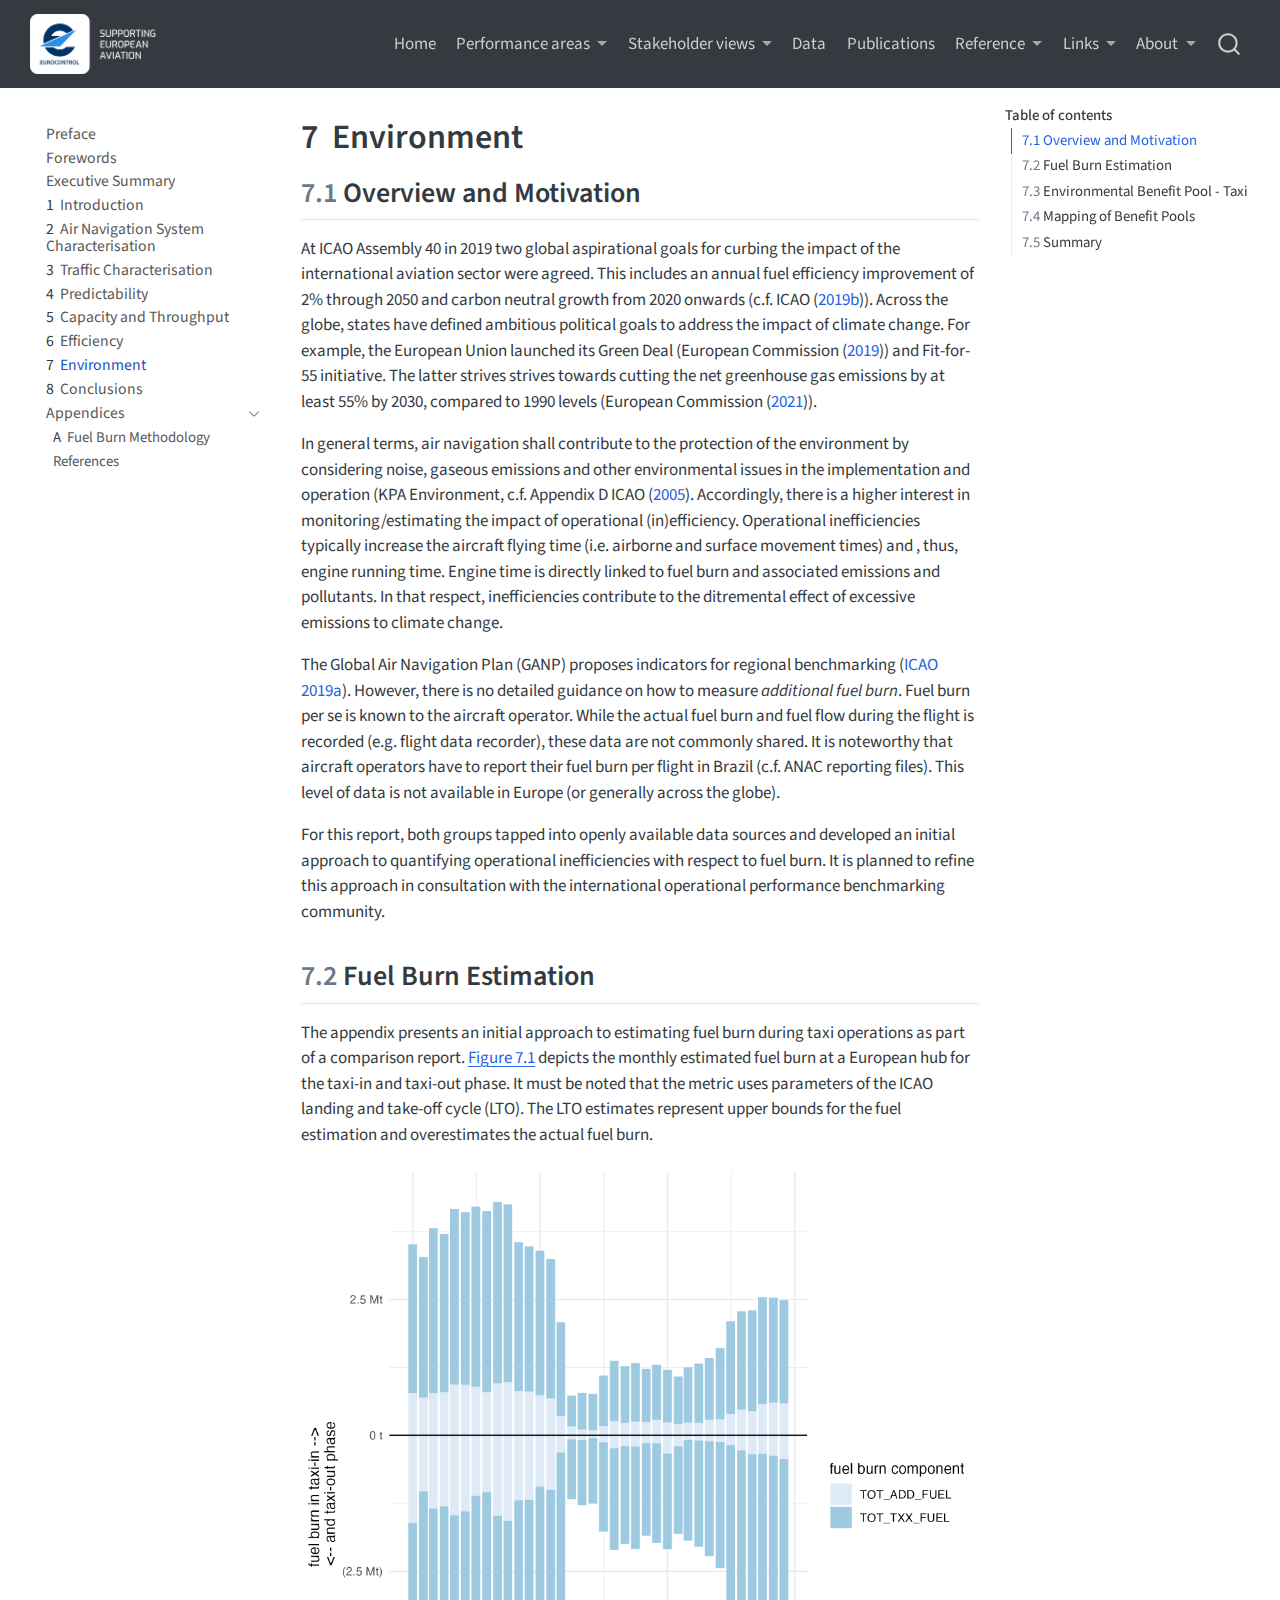
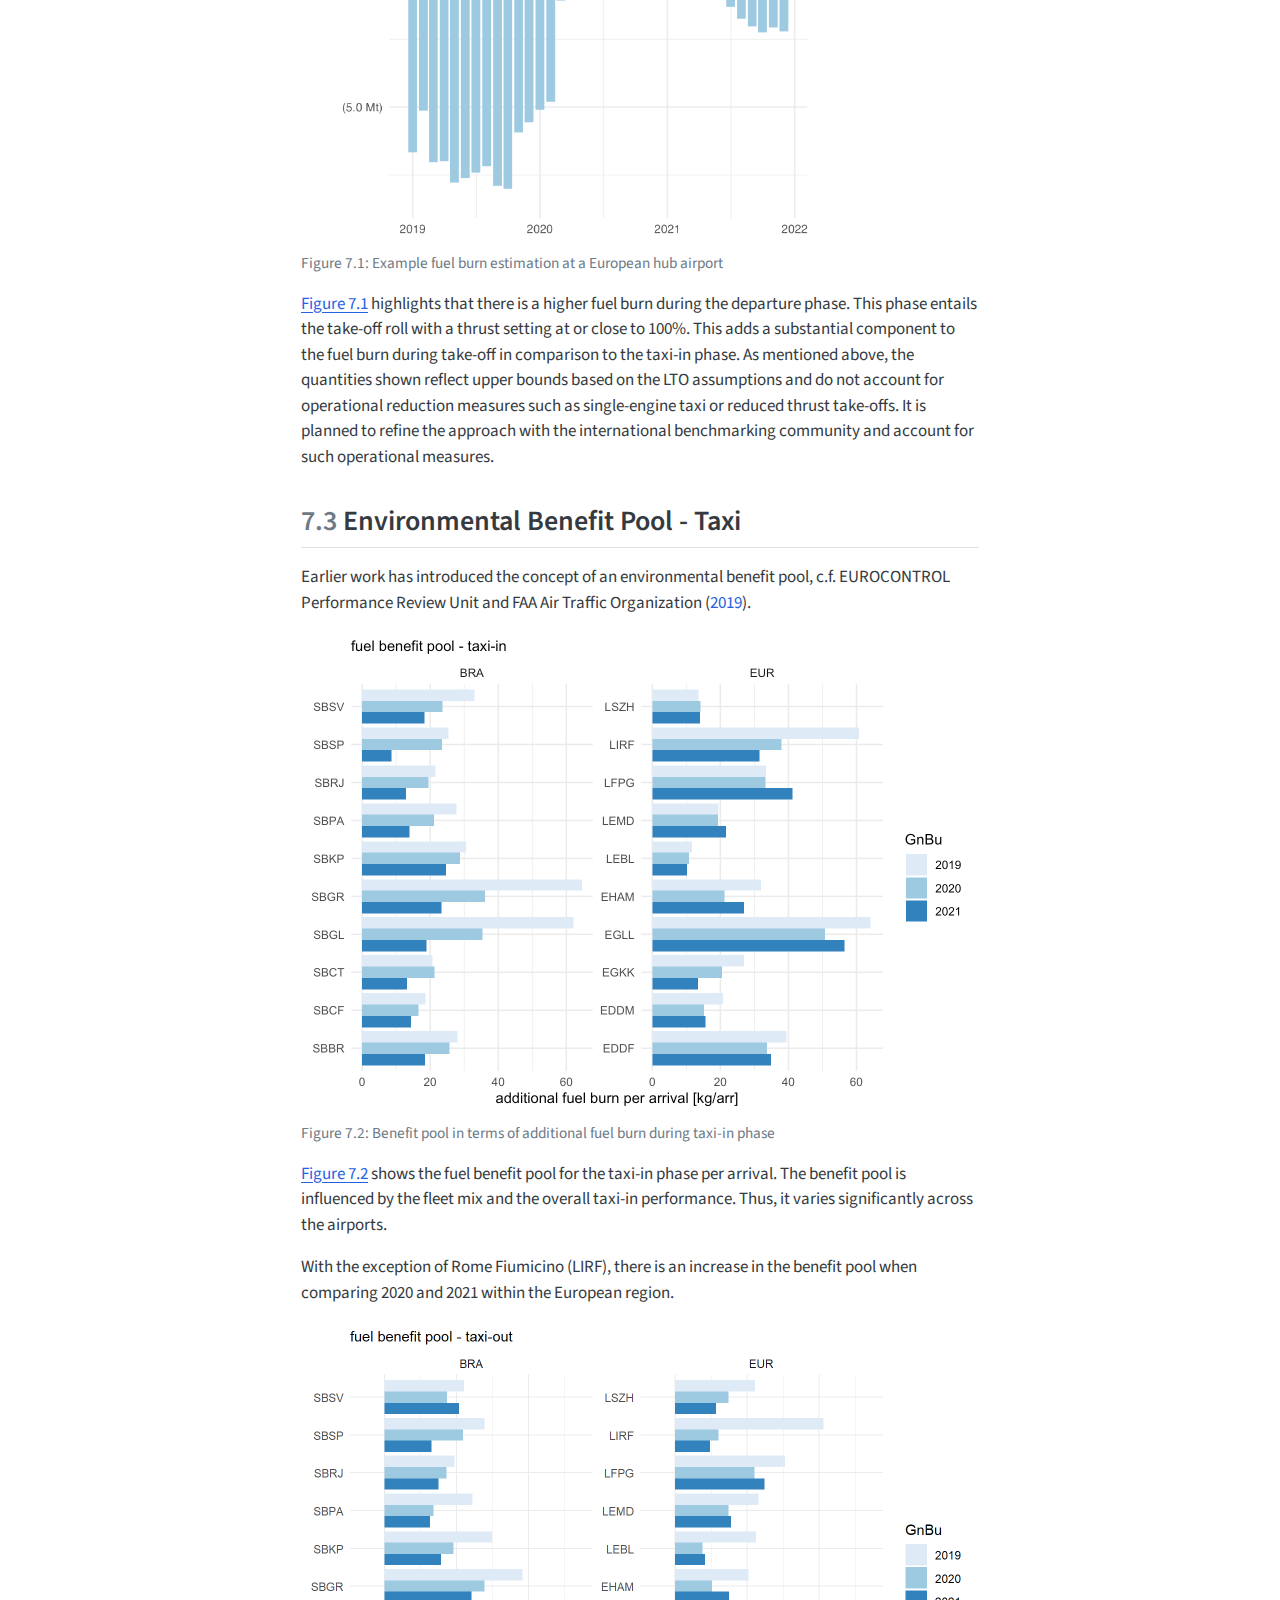
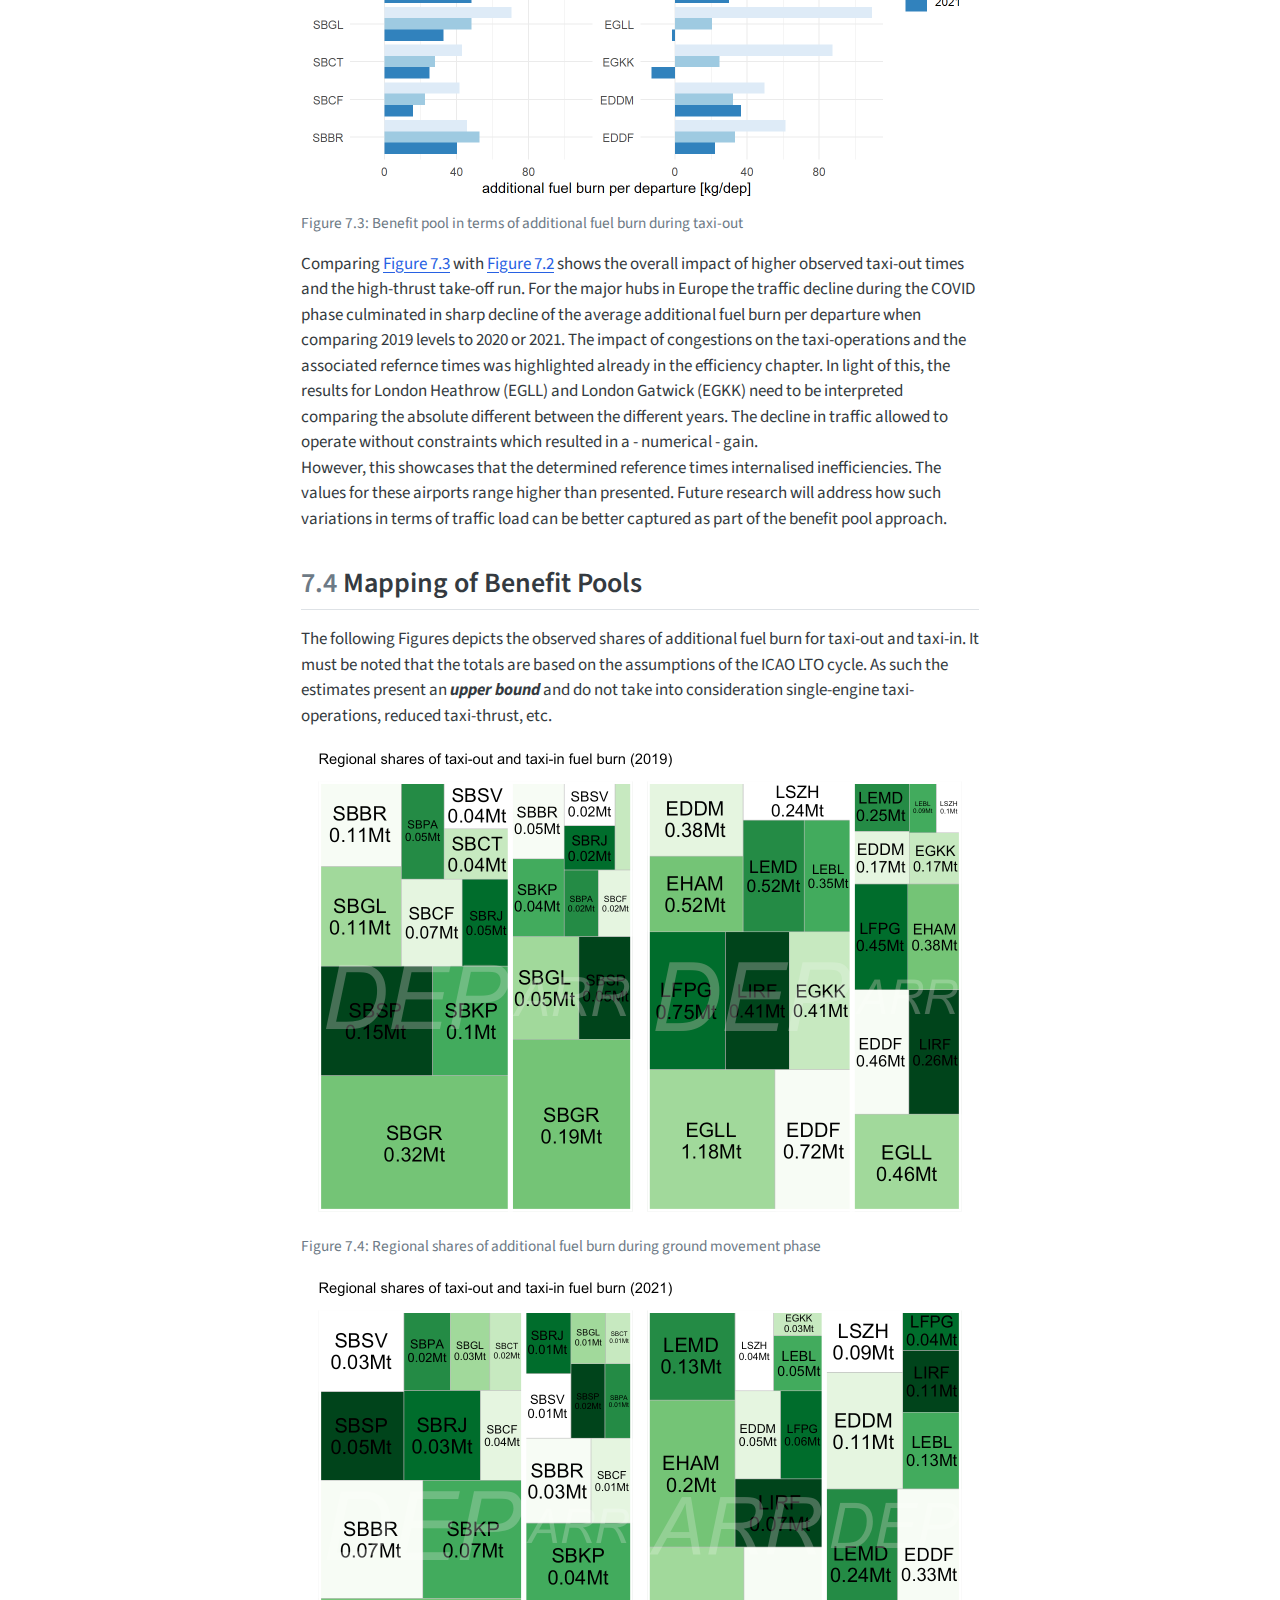
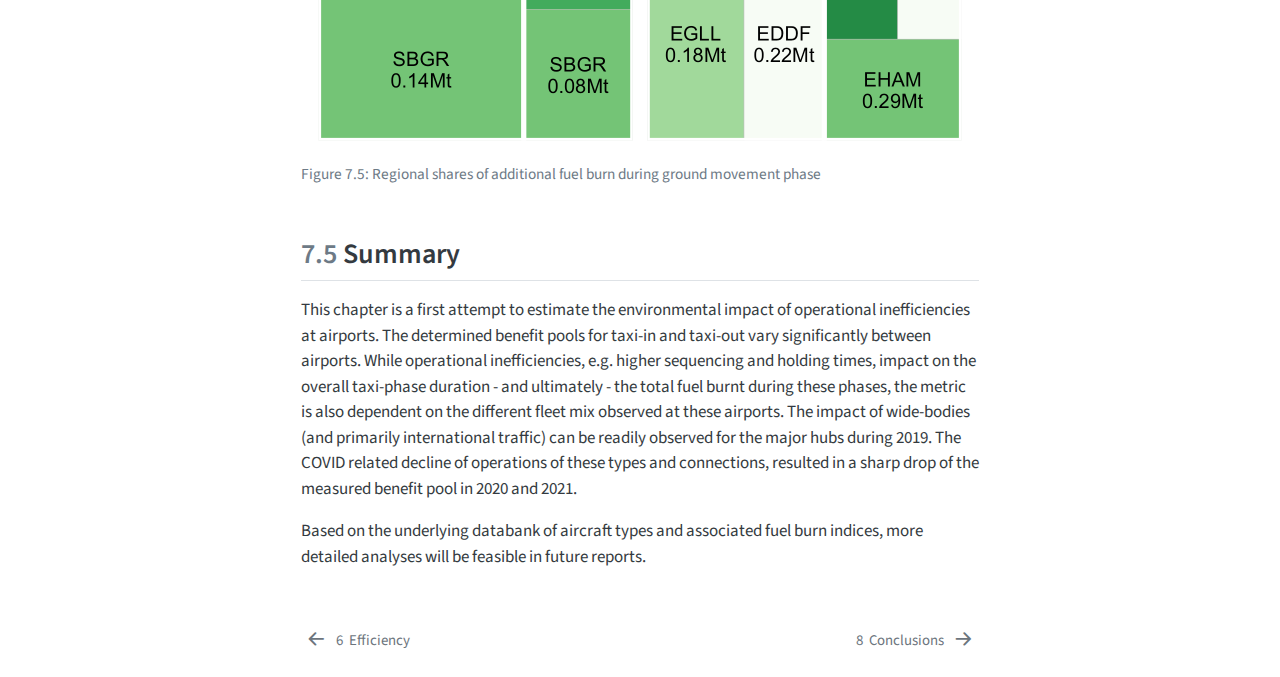
<file: docs/07-environment.html>
<!DOCTYPE html>
<html xmlns="http://www.w3.org/1999/xhtml" lang="en" xml:lang="en"><head>

<meta charset="utf-8">
<meta name="generator" content="quarto-1.6.39">

<meta name="viewport" content="width=device-width, initial-scale=1.0, user-scalable=yes">


<title>7&nbsp; Environment – Brazil/Europe Comparison of Operational ANS Performance</title>
<style>
code{white-space: pre-wrap;}
span.smallcaps{font-variant: small-caps;}
div.columns{display: flex; gap: min(4vw, 1.5em);}
div.column{flex: auto; overflow-x: auto;}
div.hanging-indent{margin-left: 1.5em; text-indent: -1.5em;}
ul.task-list{list-style: none;}
ul.task-list li input[type="checkbox"] {
  width: 0.8em;
  margin: 0 0.8em 0.2em -1em; /* quarto-specific, see https://github.com/quarto-dev/quarto-cli/issues/4556 */ 
  vertical-align: middle;
}
/* CSS for citations */
div.csl-bib-body { }
div.csl-entry {
  clear: both;
  margin-bottom: 0em;
}
.hanging-indent div.csl-entry {
  margin-left:2em;
  text-indent:-2em;
}
div.csl-left-margin {
  min-width:2em;
  float:left;
}
div.csl-right-inline {
  margin-left:2em;
  padding-left:1em;
}
div.csl-indent {
  margin-left: 2em;
}</style>


<script src="site_libs/quarto-nav/quarto-nav.js"></script>
<script src="site_libs/quarto-nav/headroom.min.js"></script>
<script src="site_libs/clipboard/clipboard.min.js"></script>
<script src="site_libs/quarto-search/autocomplete.umd.js"></script>
<script src="site_libs/quarto-search/fuse.min.js"></script>
<script src="site_libs/quarto-search/quarto-search.js"></script>
<meta name="quarto:offset" content="./">
<link href="./08-conclusions.html" rel="next">
<link href="./06-efficiency.html" rel="prev">
<script src="site_libs/quarto-html/quarto.js"></script>
<script src="site_libs/quarto-html/popper.min.js"></script>
<script src="site_libs/quarto-html/tippy.umd.min.js"></script>
<script src="site_libs/quarto-html/anchor.min.js"></script>
<link href="site_libs/quarto-html/tippy.css" rel="stylesheet">
<link href="site_libs/quarto-html/quarto-syntax-highlighting-e26003cea8cd680ca0c55a263523d882.css" rel="stylesheet" id="quarto-text-highlighting-styles">
<script src="site_libs/bootstrap/bootstrap.min.js"></script>
<link href="site_libs/bootstrap/bootstrap-icons.css" rel="stylesheet">
<link href="site_libs/bootstrap/bootstrap-094b2ac33dd8b996e7c9015af1b1259d.min.css" rel="stylesheet" append-hash="true" id="quarto-bootstrap" data-mode="light">
<script src="site_libs/quarto-contrib/iconify-3.0.0/iconify-icon.min.js"></script>
<script id="quarto-search-options" type="application/json">{
  "location": "navbar",
  "copy-button": false,
  "collapse-after": 3,
  "panel-placement": "end",
  "type": "overlay",
  "limit": 50,
  "keyboard-shortcut": [
    "f",
    "/",
    "s"
  ],
  "show-item-context": false,
  "language": {
    "search-no-results-text": "No results",
    "search-matching-documents-text": "matching documents",
    "search-copy-link-title": "Copy link to search",
    "search-hide-matches-text": "Hide additional matches",
    "search-more-match-text": "more match in this document",
    "search-more-matches-text": "more matches in this document",
    "search-clear-button-title": "Clear",
    "search-text-placeholder": "",
    "search-detached-cancel-button-title": "Cancel",
    "search-submit-button-title": "Submit",
    "search-label": "Search"
  }
}</script>
<link rel="stylesheet" href="https://cdnjs.cloudflare.com/ajax/libs/font-awesome/5.15.4/css/all.min.css">
<style>
  .navbar-logo {
    max-height: 60px;
  }
</style>
<style>
/* Styles added by the columns.lua pandoc filter */
  .columns :first-child {margin-top: 0;}
  .column-span + * {margin-top: 0;}
</style>


</head>

<body class="nav-sidebar floating nav-fixed">

<div id="quarto-search-results"></div>
  <header id="quarto-header" class="headroom fixed-top">
    <nav class="navbar navbar-expand-lg " data-bs-theme="dark">
      <div class="navbar-container container-fluid">
      <div class="navbar-brand-container mx-auto">
    <a href="./index.html" class="navbar-brand navbar-brand-logo">
    <img src="./media/EUROCONTROL-logo-standard-rgb.png" alt="" class="navbar-logo">
    </a>
  </div>
            <div id="quarto-search" class="" title="Search"></div>
          <button class="navbar-toggler" type="button" data-bs-toggle="collapse" data-bs-target="#navbarCollapse" aria-controls="navbarCollapse" role="menu" aria-expanded="false" aria-label="Toggle navigation" onclick="if (window.quartoToggleHeadroom) { window.quartoToggleHeadroom(); }">
  <span class="navbar-toggler-icon"></span>
</button>
          <div class="collapse navbar-collapse" id="navbarCollapse">
            <ul class="navbar-nav navbar-nav-scroll ms-auto">
  <li class="nav-item">
    <a class="nav-link" href="https://ansperformance.eu/"> 
<span class="menu-text">Home</span></a>
  </li>  
  <li class="nav-item dropdown ">
    <a class="nav-link dropdown-toggle" href="#" id="nav-menu-performance-areas" role="link" data-bs-toggle="dropdown" aria-expanded="false">
 <span class="menu-text">Performance areas</span>
    </a>
    <ul class="dropdown-menu dropdown-menu-end" aria-labelledby="nav-menu-performance-areas">    
        <li>
    <a class="dropdown-item" href="https://www.eurocontrol.int/Economics/BalancedScorecard.html">
 <span class="dropdown-text"><iconify-icon role="img" inline="" icon="fa6-solid:th" aria-label="Icon th from fa6-solid Iconify.design set." title="Icon th from fa6-solid Iconify.design set."></iconify-icon>&nbsp;Balanced scorecard</span></a>
  </li>  
        <li>
    <a class="dropdown-item" href="https://ansperformance.eu/traffic/">
 <span class="dropdown-text"><iconify-icon role="img" inline="" icon="fa6-solid:plane-departure" aria-label="Icon plane-departure from fa6-solid Iconify.design set." title="Icon plane-departure from fa6-solid Iconify.design set."></iconify-icon>&nbsp;Traffic</span></a>
  </li>  
        <li>
    <a class="dropdown-item" href="https://www.eurocontrol.int/Economics/DailyTrafficVariation-States.html">
 <span class="dropdown-text">&nbsp;&nbsp;&nbsp;&nbsp;<span style="font-weight: normal">Daily traffic dashboard</span></span></a>
  </li>  
        <li>
    <a class="dropdown-item" href="https://www.eurocontrol.int/ServiceUnits/Dashboard/EnRouteMainDashboard.html">
 <span class="dropdown-text">&nbsp;&nbsp;&nbsp;<span style="font-weight: normal">Service units</span></span></a>
  </li>  
        <li>
    <a class="dropdown-item" href="https://ansperformance.eu/traffic/statfor/">
 <span class="dropdown-text">&nbsp;&nbsp;&nbsp;<span style="font-weight: normal">Traffic forecast</span></span></a>
  </li>  
        <li>
    <a class="dropdown-item" href="https://ansperformance.eu/traffic/punctuality/">
 <span class="dropdown-text"><iconify-icon role="img" inline="" icon="fa6-solid:calendar" aria-label="Icon calendar from fa6-solid Iconify.design set." title="Icon calendar from fa6-solid Iconify.design set."></iconify-icon>&nbsp;Punctuality</span></a>
  </li>  
        <li>
    <a class="dropdown-item" href="https://www.eurocontrol.int/Economics/DailyPunctuality-States.html">
 <span class="dropdown-text">&nbsp;&nbsp;&nbsp;&nbsp;<span style="font-weight: normal">Daily punctuality dashboard</span></span></a>
  </li>  
        <li>
    <a class="dropdown-item" href="https://ansperformance.eu/traffic/punctuality/#eurocontrol-area-network-view-1">
 <span class="dropdown-text">&nbsp;&nbsp;&nbsp;<span style="font-weight: normal">Network punctuality</span></span></a>
  </li>  
        <li>
    <a class="dropdown-item" href="https://ansperformance.eu/traffic/punctuality/#state-view-1">
 <span class="dropdown-text">&nbsp;&nbsp;&nbsp;<span style="font-weight: normal">State &amp; airport punctuality</span></span></a>
  </li>  
        <li>
    <a class="dropdown-item" href="https://ansperformance.eu/capacity/">
 <span class="dropdown-text"><iconify-icon role="img" inline="" icon="fa6-solid:clock" aria-label="Icon clock from fa6-solid Iconify.design set." title="Icon clock from fa6-solid Iconify.design set."></iconify-icon>&nbsp;En-route &amp; airport delays</span></a>
  </li>  
        <li>
    <a class="dropdown-item" href="https://www.eurocontrol.int/Economics/DailyDelay-States.html">
 <span class="dropdown-text">&nbsp;&nbsp;&nbsp;&nbsp;<span style="font-weight: normal">Daily ATFM delays dashboard</span></span></a>
  </li>  
        <li>
    <a class="dropdown-item" href="https://ansperformance.eu/capacity/atfm_ert/">
 <span class="dropdown-text">&nbsp;&nbsp;&nbsp;<span style="font-weight: normal">En-route ATFM delays</span></span></a>
  </li>  
        <li>
    <a class="dropdown-item" href="https://ansperformance.eu/capacity/atfm_apt/">
 <span class="dropdown-text">&nbsp;&nbsp;&nbsp;<span style="font-weight: normal">Airport ATFM delays</span></span></a>
  </li>  
        <li>
    <a class="dropdown-item" href="https://ansperformance.eu/capacity/tot_dly">
 <span class="dropdown-text">&nbsp;&nbsp;&nbsp;<span style="font-weight: normal">All-causes delays</span></span></a>
  </li>  
        <li>
    <a class="dropdown-item" href="https://ansperformance.eu/efficiency/">
 <span class="dropdown-text"><iconify-icon role="img" inline="" icon="fa6-solid:leaf" aria-label="Icon leaf from fa6-solid Iconify.design set." title="Icon leaf from fa6-solid Iconify.design set."></iconify-icon>&nbsp;Efficiency &amp; environment</span></a>
  </li>  
        <li>
    <a class="dropdown-item" href="https://ansperformance.eu/efficiency/emissions/">
 <span class="dropdown-text">&nbsp;&nbsp;&nbsp;<span style="font-weight: normal">CO<sub>2</sub> emissions</span></span></a>
  </li>  
        <li>
    <a class="dropdown-item" href="https://ansperformance.eu/efficiency/hfe/">
 <span class="dropdown-text">&nbsp;&nbsp;&nbsp;<span style="font-weight: normal">Horizontal flight efficiency</span></span></a>
  </li>  
        <li>
    <a class="dropdown-item" href="https://ansperformance.eu/efficiency/vfe/">
 <span class="dropdown-text">&nbsp;&nbsp;&nbsp;<span style="font-weight: normal">Vertical flight efficiency</span></span></a>
  </li>  
        <li>
    <a class="dropdown-item" href="https://ansperformance.eu/efficiency/asma/">
 <span class="dropdown-text">&nbsp;&nbsp;&nbsp;<span style="font-weight: normal">Terminal holdings</span></span></a>
  </li>  
        <li>
    <a class="dropdown-item" href="https://ansperformance.eu/efficiency/taxiout/">
 <span class="dropdown-text">&nbsp;&nbsp;&nbsp;<span style="font-weight: normal">Taxi-out</span></span></a>
  </li>  
        <li>
    <a class="dropdown-item" href="https://ansperformance.eu/efficiency/taxiin/">
 <span class="dropdown-text">&nbsp;&nbsp;&nbsp;<span style="font-weight: normal">Taxi-in</span></span></a>
  </li>  
        <li>
    <a class="dropdown-item" href="https://ansperformance.eu/economics/">
 <span class="dropdown-text"><iconify-icon role="img" inline="" icon="fa6-solid:euro-sign" aria-label="Icon euro-sign from fa6-solid Iconify.design set." title="Icon euro-sign from fa6-solid Iconify.design set."></iconify-icon>&nbsp;Economics</span></a>
  </li>  
        <li>
    <a class="dropdown-item" href="https://ansperformance.eu/economics/ace-overview/">
 <span class="dropdown-text">&nbsp;&nbsp;&nbsp;<span style="font-weight: normal">ATM cost-effectiveness (ACE)</span></span></a>
  </li>  
        <li>
    <a class="dropdown-item" href="https://www.eurocontrol.int/ServiceUnits/Dashboard/EnRouteUnitRates.html">
 <span class="dropdown-text">&nbsp;&nbsp;&nbsp;<span style="font-weight: normal">Unit rates and costs</span></span></a>
  </li>  
        <li>
    <a class="dropdown-item" href="https://www.eurocontrol.int/ServiceUnits/Dashboard/EnRouteMainDashboard.html">
 <span class="dropdown-text">&nbsp;&nbsp;&nbsp;<span style="font-weight: normal">Service units</span></span></a>
  </li>  
        <li>
    <a class="dropdown-item" href="https://ansperformance.eu/economics/finance/">
 <span class="dropdown-text">&nbsp;&nbsp;&nbsp;<span style="font-weight: normal">ANSPs financial dashboard</span></span></a>
  </li>  
        <li>
    <a class="dropdown-item" href="https://ansperformance.eu/economics/cba/">
 <span class="dropdown-text">&nbsp;&nbsp;&nbsp;<span style="font-weight: normal">Standard Inputs for Economic Analyses</span></span></a>
  </li>  
    </ul>
  </li>
  <li class="nav-item dropdown ">
    <a class="nav-link dropdown-toggle" href="#" id="nav-menu-stakeholder-views" role="link" data-bs-toggle="dropdown" aria-expanded="false">
 <span class="menu-text">Stakeholder views</span>
    </a>
    <ul class="dropdown-menu dropdown-menu-end" aria-labelledby="nav-menu-stakeholder-views">    
        <li>
    <a class="dropdown-item" href="https://ansperformance.eu/dashboard/stakeholder/airport/">
 <span class="dropdown-text"><iconify-icon role="img" inline="" icon="fa6-solid:plane-arrival" aria-label="Icon plane-arrival from fa6-solid Iconify.design set." title="Icon plane-arrival from fa6-solid Iconify.design set."></iconify-icon>&nbsp;Airports</span></a>
  </li>  
        <li>
    <a class="dropdown-item" href="https://ansperformance.eu/dashboard/stakeholder/ansp/">
 <span class="dropdown-text"><iconify-icon role="img" inline="" icon="fa6-solid:compass" aria-label="Icon compass from fa6-solid Iconify.design set." title="Icon compass from fa6-solid Iconify.design set."></iconify-icon>&nbsp;Air navigation service provider</span></a>
  </li>  
        <li>
    <a class="dropdown-item" href="https://ansperformance.eu/dashboard/stakeholder/state/">
 <span class="dropdown-text"><iconify-icon role="img" inline="" icon="fa6-solid:globe" aria-label="Icon globe from fa6-solid Iconify.design set." title="Icon globe from fa6-solid Iconify.design set."></iconify-icon>&nbsp;States</span></a>
  </li>  
    </ul>
  </li>
  <li class="nav-item">
    <a class="nav-link" href="https://ansperformance.eu/data/"> 
<span class="menu-text">Data</span></a>
  </li>  
  <li class="nav-item">
    <a class="nav-link" href="https://ansperformance.eu/publications/"> 
<span class="menu-text">Publications</span></a>
  </li>  
  <li class="nav-item dropdown ">
    <a class="nav-link dropdown-toggle" href="#" id="nav-menu-reference" role="link" data-bs-toggle="dropdown" aria-expanded="false">
 <span class="menu-text">Reference</span>
    </a>
    <ul class="dropdown-menu dropdown-menu-end" aria-labelledby="nav-menu-reference">    
        <li>
    <a class="dropdown-item" href="https://ansperformance.eu/definition/">
 <span class="dropdown-text"><iconify-icon role="img" inline="" icon="fa6-solid:marker" aria-label="Icon marker from fa6-solid Iconify.design set." title="Icon marker from fa6-solid Iconify.design set."></iconify-icon>&nbsp;Definitions</span></a>
  </li>  
        <li>
    <a class="dropdown-item" href="https://ansperformance.eu/methodology/">
 <span class="dropdown-text"><iconify-icon role="img" inline="" icon="fa6-solid:wrench" aria-label="Icon wrench from fa6-solid Iconify.design set." title="Icon wrench from fa6-solid Iconify.design set."></iconify-icon>&nbsp;Methodology</span></a>
  </li>  
        <li>
    <a class="dropdown-item" href="https://ansperformance.eu/acronym/">
 <span class="dropdown-text"><iconify-icon role="img" inline="" icon="fa6-solid:quote-left" aria-label="Icon quote-left from fa6-solid Iconify.design set." title="Icon quote-left from fa6-solid Iconify.design set."></iconify-icon>&nbsp;Acronyms</span></a>
  </li>  
        <li>
    <a class="dropdown-item" href="https://ansperformance.eu/bibliography/">
 <span class="dropdown-text"><iconify-icon role="img" inline="" icon="fa6-solid:book" aria-label="Icon book from fa6-solid Iconify.design set." title="Icon book from fa6-solid Iconify.design set."></iconify-icon>&nbsp;Bibliography</span></a>
  </li>  
    </ul>
  </li>
  <li class="nav-item dropdown ">
    <a class="nav-link dropdown-toggle" href="#" id="nav-menu-links" role="link" data-bs-toggle="dropdown" aria-expanded="false">
 <span class="menu-text">Links</span>
    </a>
    <ul class="dropdown-menu dropdown-menu-end" aria-labelledby="nav-menu-links">    
        <li>
    <a class="dropdown-item" href="https://www.eurocontrol.int/">
 <span class="dropdown-text">EUROCONTROL <i class="fas fa-xs fa-external-link-alt"></i></span></a>
  </li>  
        <li>
    <a class="dropdown-item" href="https://www.eurocontrol.int/prudata/dashboard/">
 <span class="dropdown-text">Single European Sky (SES) portal <i class="fas fa-xs fa-external-link-alt"></i></span></a>
  </li>  
        <li>
    <a class="dropdown-item" href="https://www4.icao.int/ganpportal/">
 <span class="dropdown-text">ICAO GANP <i class="fas fa-xs fa-external-link-alt"></i></span></a>
  </li>  
        <li>
    <a class="dropdown-item" href="https://ext.eurocontrol.int/connectivity_web/from">
 <span class="dropdown-text">Connectivity dashboard <i class="fas fa-xs fa-external-link-alt"></i></span></a>
  </li>  
        <li>
    <a class="dropdown-item" href="https://ansperformance.eu/transformation/">
 <span class="dropdown-text">PRC Transformation Strategy</span></a>
  </li>  
        <li>
    <a class="dropdown-item" href="https://opdi.aero">
 <span class="dropdown-text">PRC Open Performance Data Initiative</span></a>
  </li>  
    </ul>
  </li>
  <li class="nav-item dropdown ">
    <a class="nav-link dropdown-toggle" href="#" id="nav-menu-about" role="link" data-bs-toggle="dropdown" aria-expanded="false">
 <span class="menu-text">About</span>
    </a>
    <ul class="dropdown-menu dropdown-menu-end" aria-labelledby="nav-menu-about">    
        <li>
    <a class="dropdown-item" href="https://ansperformance.eu/about/prc/">
 <span class="dropdown-text">About the PRC</span></a>
  </li>  
        <li>
    <a class="dropdown-item" href="https://ansperformance.eu/about/aiu/">
 <span class="dropdown-text">About the AIU</span></a>
  </li>  
        <li>
    <a class="dropdown-item" href="https://ansperformance.eu/about/us/">
 <span class="dropdown-text">About the PRU</span></a>
  </li>  
        <li>
    <a class="dropdown-item" href="https://ansperformance.eu/post/">
 <span class="dropdown-text">Release notes</span></a>
  </li>  
        <li>
    <a class="dropdown-item" href="https://ansperformance.eu/about/disclaimer/">
 <span class="dropdown-text">Disclaimer</span></a>
  </li>  
    </ul>
  </li>
</ul>
          </div> <!-- /navcollapse -->
            <div class="quarto-navbar-tools">
</div>
      </div> <!-- /container-fluid -->
    </nav>
  <nav class="quarto-secondary-nav">
    <div class="container-fluid d-flex">
      <button type="button" class="quarto-btn-toggle btn" data-bs-toggle="collapse" role="button" data-bs-target=".quarto-sidebar-collapse-item" aria-controls="quarto-sidebar" aria-expanded="false" aria-label="Toggle sidebar navigation" onclick="if (window.quartoToggleHeadroom) { window.quartoToggleHeadroom(); }">
        <i class="bi bi-layout-text-sidebar-reverse"></i>
      </button>
        <nav class="quarto-page-breadcrumbs" aria-label="breadcrumb"><ol class="breadcrumb"><li class="breadcrumb-item"><a href="./07-environment.html"><span class="chapter-number">7</span>&nbsp; <span class="chapter-title">Environment</span></a></li></ol></nav>
        <a class="flex-grow-1" role="navigation" data-bs-toggle="collapse" data-bs-target=".quarto-sidebar-collapse-item" aria-controls="quarto-sidebar" aria-expanded="false" aria-label="Toggle sidebar navigation" onclick="if (window.quartoToggleHeadroom) { window.quartoToggleHeadroom(); }">      
        </a>
    </div>
  </nav>
</header>
<!-- content -->
<div id="quarto-content" class="quarto-container page-columns page-rows-contents page-layout-article page-navbar">
<!-- sidebar -->
  <nav id="quarto-sidebar" class="sidebar collapse collapse-horizontal quarto-sidebar-collapse-item sidebar-navigation floating overflow-auto">
    <div class="sidebar-menu-container"> 
    <ul class="list-unstyled mt-1">
        <li class="sidebar-item">
  <div class="sidebar-item-container"> 
  <a href="./index.html" class="sidebar-item-text sidebar-link">
 <span class="menu-text">Preface</span></a>
  </div>
</li>
        <li class="sidebar-item">
  <div class="sidebar-item-container"> 
  <a href="./00-front-matters.html" class="sidebar-item-text sidebar-link">
 <span class="menu-text">Forewords</span></a>
  </div>
</li>
        <li class="sidebar-item">
  <div class="sidebar-item-container"> 
  <a href="./00-executive.html" class="sidebar-item-text sidebar-link">
 <span class="menu-text">Executive Summary</span></a>
  </div>
</li>
        <li class="sidebar-item">
  <div class="sidebar-item-container"> 
  <a href="./01-intro.html" class="sidebar-item-text sidebar-link">
 <span class="menu-text"><span class="chapter-number">1</span>&nbsp; <span class="chapter-title">Introduction</span></span></a>
  </div>
</li>
        <li class="sidebar-item">
  <div class="sidebar-item-container"> 
  <a href="./02-system-overview.html" class="sidebar-item-text sidebar-link">
 <span class="menu-text"><span class="chapter-number">2</span>&nbsp; <span class="chapter-title">Air Navigation System Characterisation</span></span></a>
  </div>
</li>
        <li class="sidebar-item">
  <div class="sidebar-item-container"> 
  <a href="./03-traffic-characterisation.html" class="sidebar-item-text sidebar-link">
 <span class="menu-text"><span class="chapter-number">3</span>&nbsp; <span class="chapter-title">Traffic Characterisation</span></span></a>
  </div>
</li>
        <li class="sidebar-item">
  <div class="sidebar-item-container"> 
  <a href="./04-predictability.html" class="sidebar-item-text sidebar-link">
 <span class="menu-text"><span class="chapter-number">4</span>&nbsp; <span class="chapter-title">Predictability</span></span></a>
  </div>
</li>
        <li class="sidebar-item">
  <div class="sidebar-item-container"> 
  <a href="./05-capacity.html" class="sidebar-item-text sidebar-link">
 <span class="menu-text"><span class="chapter-number">5</span>&nbsp; <span class="chapter-title">Capacity and Throughput</span></span></a>
  </div>
</li>
        <li class="sidebar-item">
  <div class="sidebar-item-container"> 
  <a href="./06-efficiency.html" class="sidebar-item-text sidebar-link">
 <span class="menu-text"><span class="chapter-number">6</span>&nbsp; <span class="chapter-title">Efficiency</span></span></a>
  </div>
</li>
        <li class="sidebar-item">
  <div class="sidebar-item-container"> 
  <a href="./07-environment.html" class="sidebar-item-text sidebar-link active">
 <span class="menu-text"><span class="chapter-number">7</span>&nbsp; <span class="chapter-title">Environment</span></span></a>
  </div>
</li>
        <li class="sidebar-item">
  <div class="sidebar-item-container"> 
  <a href="./08-conclusions.html" class="sidebar-item-text sidebar-link">
 <span class="menu-text"><span class="chapter-number">8</span>&nbsp; <span class="chapter-title">Conclusions</span></span></a>
  </div>
</li>
        <li class="sidebar-item sidebar-item-section">
      <div class="sidebar-item-container"> 
            <a class="sidebar-item-text sidebar-link text-start" data-bs-toggle="collapse" data-bs-target="#quarto-sidebar-section-1" role="navigation" aria-expanded="true">
 <span class="menu-text">Appendices</span></a>
          <a class="sidebar-item-toggle text-start" data-bs-toggle="collapse" data-bs-target="#quarto-sidebar-section-1" role="navigation" aria-expanded="true" aria-label="Toggle section">
            <i class="bi bi-chevron-right ms-2"></i>
          </a> 
      </div>
      <ul id="quarto-sidebar-section-1" class="collapse list-unstyled sidebar-section depth1 show">  
          <li class="sidebar-item">
  <div class="sidebar-item-container"> 
  <a href="./90-back-matters.html" class="sidebar-item-text sidebar-link">
 <span class="menu-text"><span class="chapter-number">A</span>&nbsp; <span class="chapter-title">Fuel Burn Methodology</span></span></a>
  </div>
</li>
          <li class="sidebar-item">
  <div class="sidebar-item-container"> 
  <a href="./references.html" class="sidebar-item-text sidebar-link">
 <span class="menu-text">References</span></a>
  </div>
</li>
      </ul>
  </li>
    </ul>
    </div>
</nav>
<div id="quarto-sidebar-glass" class="quarto-sidebar-collapse-item" data-bs-toggle="collapse" data-bs-target=".quarto-sidebar-collapse-item"></div>
<!-- margin-sidebar -->
    <div id="quarto-margin-sidebar" class="sidebar margin-sidebar">
        <nav id="TOC" role="doc-toc" class="toc-active">
    <h2 id="toc-title">Table of contents</h2>
   
  <ul>
  <li><a href="#overview-and-motivation" id="toc-overview-and-motivation" class="nav-link active" data-scroll-target="#overview-and-motivation"><span class="header-section-number">7.1</span> Overview and Motivation</a></li>
  <li><a href="#fuel-burn-estimation" id="toc-fuel-burn-estimation" class="nav-link" data-scroll-target="#fuel-burn-estimation"><span class="header-section-number">7.2</span> Fuel Burn Estimation</a></li>
  <li><a href="#environmental-benefit-pool---taxi" id="toc-environmental-benefit-pool---taxi" class="nav-link" data-scroll-target="#environmental-benefit-pool---taxi"><span class="header-section-number">7.3</span> Environmental Benefit Pool - Taxi</a></li>
  <li><a href="#mapping-of-benefit-pools" id="toc-mapping-of-benefit-pools" class="nav-link" data-scroll-target="#mapping-of-benefit-pools"><span class="header-section-number">7.4</span> Mapping of Benefit Pools</a></li>
  <li><a href="#summary" id="toc-summary" class="nav-link" data-scroll-target="#summary"><span class="header-section-number">7.5</span> Summary</a></li>
  </ul>
</nav>
    </div>
<!-- main -->
<main class="content" id="quarto-document-content">

<header id="title-block-header" class="quarto-title-block default">
<div class="quarto-title">
<h1 class="title"><span class="chapter-number">7</span>&nbsp; <span class="chapter-title">Environment</span></h1>
</div>



<div class="quarto-title-meta">

    
  
    
  </div>
  


</header>


<section id="overview-and-motivation" class="level2" data-number="7.1">
<h2 data-number="7.1" class="anchored" data-anchor-id="overview-and-motivation"><span class="header-section-number">7.1</span> Overview and Motivation</h2>
<p>At ICAO Assembly 40 in 2019 two global aspirational goals for curbing the impact of the international aviation sector were agreed. This includes an annual fuel efficiency improvement of 2% through 2050 and carbon neutral growth from 2020 onwards (c.f. <span class="citation" data-cites="icao2019">ICAO (<a href="references.html#ref-icao2019" role="doc-biblioref">2019b</a>)</span>). Across the globe, states have defined ambitious political goals to address the impact of climate change. For example, the European Union launched its Green Deal (<span class="citation" data-cites="europeancommission2019">European Commission (<a href="references.html#ref-europeancommission2019" role="doc-biblioref">2019</a>)</span>) and Fit-for-55 initiative. The latter strives strives towards cutting the net greenhouse gas emissions by at least 55% by 2030, compared to 1990 levels (<span class="citation" data-cites="europeancommission2021">European Commission (<a href="references.html#ref-europeancommission2021" role="doc-biblioref">2021</a>)</span>).</p>
<p>In general terms, air navigation shall contribute to the protection of the environment by considering noise, gaseous emissions and other environmental issues in the implementation and operation (KPA Environment, c.f. Appendix D <span class="citation" data-cites="icaodoc98542005">ICAO (<a href="references.html#ref-icaodoc98542005" role="doc-biblioref">2005</a>)</span>. Accordingly, there is a higher interest in monitoring/estimating the impact of operational (in)efficiency. Operational inefficiencies typically increase the aircraft flying time (i.e.&nbsp;airborne and surface movement times) and , thus, engine running time. Engine time is directly linked to fuel burn and associated emissions and pollutants. In that respect, inefficiencies contribute to the ditremental effect of excessive emissions to climate change.</p>
<p>The Global Air Navigation Plan (GANP) proposes indicators for regional benchmarking <span class="citation" data-cites="icaodoc97502019">(<a href="references.html#ref-icaodoc97502019" role="doc-biblioref">ICAO 2019a</a>)</span>. However, there is no detailed guidance on how to measure <em>additional fuel burn</em>. Fuel burn per se is known to the aircraft operator. While the actual fuel burn and fuel flow during the flight is recorded (e.g.&nbsp;flight data recorder), these data are not commonly shared. It is noteworthy that aircraft operators have to report their fuel burn per flight in Brazil (c.f. ANAC reporting files). This level of data is not available in Europe (or generally across the globe).</p>
<p>For this report, both groups tapped into openly available data sources and developed an initial approach to quantifying operational inefficiencies with respect to fuel burn. It is planned to refine this approach in consultation with the international operational performance benchmarking community.</p>
</section>
<section id="fuel-burn-estimation" class="level2" data-number="7.2">
<h2 data-number="7.2" class="anchored" data-anchor-id="fuel-burn-estimation"><span class="header-section-number">7.2</span> Fuel Burn Estimation</h2>
<p>The appendix presents an initial approach to estimating fuel burn during taxi operations as part of a comparison report. <a href="#fig-example-fb" class="quarto-xref">Figure&nbsp;<span>7.1</span></a> depicts the monthly estimated fuel burn at a European hub for the taxi-in and taxi-out phase. It must be noted that the metric uses parameters of the ICAO landing and take-off cycle (LTO). The LTO estimates represent upper bounds for the fuel estimation and overestimates the actual fuel burn.</p>
<div class="cell">
<div class="cell-output-display">
<div id="fig-example-fb" class="quarto-float quarto-figure quarto-figure-center anchored">
<figure class="quarto-float quarto-float-fig figure">
<div aria-describedby="fig-example-fb-caption-0ceaefa1-69ba-4598-a22c-09a6ac19f8ca">
<img src="./figures/fuel_burn_EDDF.png" class="img-fluid figure-img" width="1050">
</div>
<figcaption class="quarto-float-caption-bottom quarto-float-caption quarto-float-fig" id="fig-example-fb-caption-0ceaefa1-69ba-4598-a22c-09a6ac19f8ca">
Figure&nbsp;7.1: Example fuel burn estimation at a European hub airport
</figcaption>
</figure>
</div>
</div>
</div>
<p><a href="#fig-example-fb" class="quarto-xref">Figure&nbsp;<span>7.1</span></a> highlights that there is a higher fuel burn during the departure phase. This phase entails the take-off roll with a thrust setting at or close to 100%. This adds a substantial component to the fuel burn during take-off in comparison to the taxi-in phase. As mentioned above, the quantities shown reflect upper bounds based on the LTO assumptions and do not account for operational reduction measures such as single-engine taxi or reduced thrust take-offs. It is planned to refine the approach with the international benchmarking community and account for such operational measures.</p>
</section>
<section id="environmental-benefit-pool---taxi" class="level2" data-number="7.3">
<h2 data-number="7.3" class="anchored" data-anchor-id="environmental-benefit-pool---taxi"><span class="header-section-number">7.3</span> Environmental Benefit Pool - Taxi</h2>
<p>Earlier work has introduced the concept of an environmental benefit pool, c.f. <span class="citation" data-cites="US-EU-comparison2017">EUROCONTROL Performance Review Unit and FAA Air Traffic Organization (<a href="references.html#ref-US-EU-comparison2017" role="doc-biblioref">2019</a>)</span>.</p>
<div class="cell">
<div class="cell-output-display">
<div id="fig-fuel-pool-taxi-in" class="quarto-float quarto-figure quarto-figure-center anchored">
<figure class="quarto-float quarto-float-fig figure">
<div aria-describedby="fig-fuel-pool-taxi-in-caption-0ceaefa1-69ba-4598-a22c-09a6ac19f8ca">
<img src="07-environment_files/figure-html/fig-fuel-pool-taxi-in-1.png" class="img-fluid figure-img" width="672">
</div>
<figcaption class="quarto-float-caption-bottom quarto-float-caption quarto-float-fig" id="fig-fuel-pool-taxi-in-caption-0ceaefa1-69ba-4598-a22c-09a6ac19f8ca">
Figure&nbsp;7.2: Benefit pool in terms of additional fuel burn during taxi-in phase
</figcaption>
</figure>
</div>
</div>
</div>
<p><a href="#fig-fuel-pool-taxi-in" class="quarto-xref">Figure&nbsp;<span>7.2</span></a> shows the fuel benefit pool for the taxi-in phase per arrival. The benefit pool is influenced by the fleet mix and the overall taxi-in performance. Thus, it varies significantly across the airports.</p>
<p>With the exception of Rome Fiumicino (LIRF), there is an increase in the benefit pool when comparing 2020 and 2021 within the European region.</p>
<div class="cell">
<div class="cell-output-display">
<div id="fig-fuel-pool-taxi-out" class="quarto-float quarto-figure quarto-figure-center anchored">
<figure class="quarto-float quarto-float-fig figure">
<div aria-describedby="fig-fuel-pool-taxi-out-caption-0ceaefa1-69ba-4598-a22c-09a6ac19f8ca">
<img src="07-environment_files/figure-html/fig-fuel-pool-taxi-out-1.png" class="img-fluid figure-img" width="672">
</div>
<figcaption class="quarto-float-caption-bottom quarto-float-caption quarto-float-fig" id="fig-fuel-pool-taxi-out-caption-0ceaefa1-69ba-4598-a22c-09a6ac19f8ca">
Figure&nbsp;7.3: Benefit pool in terms of additional fuel burn during taxi-out
</figcaption>
</figure>
</div>
</div>
</div>
<p>Comparing <a href="#fig-fuel-pool-taxi-out" class="quarto-xref">Figure&nbsp;<span>7.3</span></a> with <a href="#fig-fuel-pool-taxi-in" class="quarto-xref">Figure&nbsp;<span>7.2</span></a> shows the overall impact of higher observed taxi-out times and the high-thrust take-off run. For the major hubs in Europe the traffic decline during the COVID phase culminated in sharp decline of the average additional fuel burn per departure when comparing 2019 levels to 2020 or 2021. The impact of congestions on the taxi-operations and the associated refernce times was highlighted already in the efficiency chapter. In light of this, the results for London Heathrow (EGLL) and London Gatwick (EGKK) need to be interpreted comparing the absolute different between the different years. The decline in traffic allowed to operate without constraints which resulted in a - numerical - gain.<br>
However, this showcases that the determined reference times internalised inefficiencies. The values for these airports range higher than presented. Future research will address how such variations in terms of traffic load can be better captured as part of the benefit pool approach.</p>
</section>
<section id="mapping-of-benefit-pools" class="level2" data-number="7.4">
<h2 data-number="7.4" class="anchored" data-anchor-id="mapping-of-benefit-pools"><span class="header-section-number">7.4</span> Mapping of Benefit Pools</h2>
<p>The following Figures depicts the observed shares of additional fuel burn for taxi-out and taxi-in. It must be noted that the totals are based on the assumptions of the ICAO LTO cycle. As such the estimates present an <strong><em>upper bound</em></strong> and do not take into consideration single-engine taxi-operations, reduced taxi-thrust, etc.</p>
<!-- 
{r,fig.show='hold', warning=FALSE}
-->
<div class="cell">
<div class="cell-output-display">
<div id="fig-treemap-1" class="quarto-float quarto-figure quarto-figure-center anchored">
<figure class="quarto-float quarto-float-fig figure">
<div aria-describedby="fig-treemap-1-caption-0ceaefa1-69ba-4598-a22c-09a6ac19f8ca">
<img src="07-environment_files/figure-html/fig-treemap-1.png" class="img-fluid figure-img" width="672">
</div>
<figcaption class="quarto-float-caption-bottom quarto-float-caption quarto-float-fig" id="fig-treemap-1-caption-0ceaefa1-69ba-4598-a22c-09a6ac19f8ca">
Figure&nbsp;7.4: Regional shares of additional fuel burn during ground movement phase
</figcaption>
</figure>
</div>
</div>
<div class="cell-output-display">
<div id="fig-treemap-2" class="quarto-float quarto-figure quarto-figure-center anchored">
<figure class="quarto-float quarto-float-fig figure">
<div aria-describedby="fig-treemap-2-caption-0ceaefa1-69ba-4598-a22c-09a6ac19f8ca">
<img src="07-environment_files/figure-html/fig-treemap-2.png" class="img-fluid figure-img" width="672">
</div>
<figcaption class="quarto-float-caption-bottom quarto-float-caption quarto-float-fig" id="fig-treemap-2-caption-0ceaefa1-69ba-4598-a22c-09a6ac19f8ca">
Figure&nbsp;7.5: Regional shares of additional fuel burn during ground movement phase
</figcaption>
</figure>
</div>
</div>
</div>
</section>
<section id="summary" class="level2" data-number="7.5">
<h2 data-number="7.5" class="anchored" data-anchor-id="summary"><span class="header-section-number">7.5</span> Summary</h2>
<p>This chapter is a first attempt to estimate the environmental impact of operational inefficiencies at airports. The determined benefit pools for taxi-in and taxi-out vary significantly between airports. While operational inefficiencies, e.g.&nbsp;higher sequencing and holding times, impact on the overall taxi-phase duration - and ultimately - the total fuel burnt during these phases, the metric is also dependent on the different fleet mix observed at these airports. The impact of wide-bodies (and primarily international traffic) can be readily observed for the major hubs during 2019. The COVID related decline of operations of these types and connections, resulted in a sharp drop of the measured benefit pool in 2020 and 2021.</p>
<p>Based on the underlying databank of aircraft types and associated fuel burn indices, more detailed analyses will be feasible in future reports.</p>


<div id="refs" class="references csl-bib-body hanging-indent" data-entry-spacing="0" role="list" style="display: none">
<div id="ref-US-EU-comparison2017" class="csl-entry" role="listitem">
EUROCONTROL Performance Review Unit, and FAA Air Traffic Organization. 2019. <span>“2017 Comparison of Air Traffic Management-Related Operational Performance, US/Europe.”</span> <a href="https://www.eurocontrol.int/sites/default/files/2019-05/us-europe-comparison-operational-performance-2017.pdf">https://www.eurocontrol.int/sites/default/files/2019-05/us-europe-comparison-operational-performance-2017.pdf</a>.
</div>
<div id="ref-europeancommission2019" class="csl-entry" role="listitem">
European Commission. 2019. <span>“European Green Deal, Striving to Be the First Climate-Neutral Continent.”</span> <a href="https://ec.europa.eu/info/strategy/priorities-2019-2024/european-green-deal_en">https://ec.europa.eu/info/strategy/priorities-2019-2024/european-green-deal_en</a>.
</div>
<div id="ref-europeancommission2021" class="csl-entry" role="listitem">
———. 2021. <span>“Fit-for-55, European Green Deal: Commission Proposes Transformation of EU Economy and Society to Meet Climate Ambitions.”</span> <a href="https://ec.europa.eu/commission/presscorner/detail/en/IP_21_3541">https://ec.europa.eu/commission/presscorner/detail/en/IP_21_3541</a>.
</div>
<div id="ref-icaodoc98542005" class="csl-entry" role="listitem">
ICAO. 2005. <em>Global Air Traffic Management Operational Concept</em>. First Edition. Doc 9854, AN/458. Montreal, Canada: International Civil Aviation Organization.
</div>
<div id="ref-icaodoc97502019" class="csl-entry" role="listitem">
———. 2019a. <em>Doc 9750, Capacity &amp; Efficiency, Global Air Navigation Plan 2016-2030</em>. Sixth Edition. Montreal, Canada: International Civil Aviation Organization.
</div>
<div id="ref-icao2019" class="csl-entry" role="listitem">
———. 2019b. <span>“Resolution A40-18: Consolidated Statement of Continuing ICAO Policies and Practices Related to Environmental Protection - Climate Change.”</span> <a href="https://www.icao.int /environmental-protection/Documents/Assembly/Resolution_A40-18_Climate _Change.pdf">https://www.icao.int /environmental-protection/Documents/Assembly/Resolution_A40-18_Climate _Change.pdf</a>.
</div>
</div>
</section>

</main> <!-- /main -->
<script id="quarto-html-after-body" type="application/javascript">
window.document.addEventListener("DOMContentLoaded", function (event) {
  const toggleBodyColorMode = (bsSheetEl) => {
    const mode = bsSheetEl.getAttribute("data-mode");
    const bodyEl = window.document.querySelector("body");
    if (mode === "dark") {
      bodyEl.classList.add("quarto-dark");
      bodyEl.classList.remove("quarto-light");
    } else {
      bodyEl.classList.add("quarto-light");
      bodyEl.classList.remove("quarto-dark");
    }
  }
  const toggleBodyColorPrimary = () => {
    const bsSheetEl = window.document.querySelector("link#quarto-bootstrap");
    if (bsSheetEl) {
      toggleBodyColorMode(bsSheetEl);
    }
  }
  toggleBodyColorPrimary();  
  const icon = "";
  const anchorJS = new window.AnchorJS();
  anchorJS.options = {
    placement: 'right',
    icon: icon
  };
  anchorJS.add('.anchored');
  const isCodeAnnotation = (el) => {
    for (const clz of el.classList) {
      if (clz.startsWith('code-annotation-')) {                     
        return true;
      }
    }
    return false;
  }
  const onCopySuccess = function(e) {
    // button target
    const button = e.trigger;
    // don't keep focus
    button.blur();
    // flash "checked"
    button.classList.add('code-copy-button-checked');
    var currentTitle = button.getAttribute("title");
    button.setAttribute("title", "Copied!");
    let tooltip;
    if (window.bootstrap) {
      button.setAttribute("data-bs-toggle", "tooltip");
      button.setAttribute("data-bs-placement", "left");
      button.setAttribute("data-bs-title", "Copied!");
      tooltip = new bootstrap.Tooltip(button, 
        { trigger: "manual", 
          customClass: "code-copy-button-tooltip",
          offset: [0, -8]});
      tooltip.show();    
    }
    setTimeout(function() {
      if (tooltip) {
        tooltip.hide();
        button.removeAttribute("data-bs-title");
        button.removeAttribute("data-bs-toggle");
        button.removeAttribute("data-bs-placement");
      }
      button.setAttribute("title", currentTitle);
      button.classList.remove('code-copy-button-checked');
    }, 1000);
    // clear code selection
    e.clearSelection();
  }
  const getTextToCopy = function(trigger) {
      const codeEl = trigger.previousElementSibling.cloneNode(true);
      for (const childEl of codeEl.children) {
        if (isCodeAnnotation(childEl)) {
          childEl.remove();
        }
      }
      return codeEl.innerText;
  }
  const clipboard = new window.ClipboardJS('.code-copy-button:not([data-in-quarto-modal])', {
    text: getTextToCopy
  });
  clipboard.on('success', onCopySuccess);
  if (window.document.getElementById('quarto-embedded-source-code-modal')) {
    const clipboardModal = new window.ClipboardJS('.code-copy-button[data-in-quarto-modal]', {
      text: getTextToCopy,
      container: window.document.getElementById('quarto-embedded-source-code-modal')
    });
    clipboardModal.on('success', onCopySuccess);
  }
    var localhostRegex = new RegExp(/^(?:http|https):\/\/localhost\:?[0-9]*\//);
    var mailtoRegex = new RegExp(/^mailto:/);
      var filterRegex = new RegExp("https:\/\/eurocontrol\.int\/");
    var isInternal = (href) => {
        return filterRegex.test(href) || localhostRegex.test(href) || mailtoRegex.test(href);
    }
    // Inspect non-navigation links and adorn them if external
 	var links = window.document.querySelectorAll('a[href]:not(.nav-link):not(.navbar-brand):not(.toc-action):not(.sidebar-link):not(.sidebar-item-toggle):not(.pagination-link):not(.no-external):not([aria-hidden]):not(.dropdown-item):not(.quarto-navigation-tool):not(.about-link)');
    for (var i=0; i<links.length; i++) {
      const link = links[i];
      if (!isInternal(link.href)) {
        // undo the damage that might have been done by quarto-nav.js in the case of
        // links that we want to consider external
        if (link.dataset.originalHref !== undefined) {
          link.href = link.dataset.originalHref;
        }
      }
    }
  function tippyHover(el, contentFn, onTriggerFn, onUntriggerFn) {
    const config = {
      allowHTML: true,
      maxWidth: 500,
      delay: 100,
      arrow: false,
      appendTo: function(el) {
          return el.parentElement;
      },
      interactive: true,
      interactiveBorder: 10,
      theme: 'quarto',
      placement: 'bottom-start',
    };
    if (contentFn) {
      config.content = contentFn;
    }
    if (onTriggerFn) {
      config.onTrigger = onTriggerFn;
    }
    if (onUntriggerFn) {
      config.onUntrigger = onUntriggerFn;
    }
    window.tippy(el, config); 
  }
  const noterefs = window.document.querySelectorAll('a[role="doc-noteref"]');
  for (var i=0; i<noterefs.length; i++) {
    const ref = noterefs[i];
    tippyHover(ref, function() {
      // use id or data attribute instead here
      let href = ref.getAttribute('data-footnote-href') || ref.getAttribute('href');
      try { href = new URL(href).hash; } catch {}
      const id = href.replace(/^#\/?/, "");
      const note = window.document.getElementById(id);
      if (note) {
        return note.innerHTML;
      } else {
        return "";
      }
    });
  }
  const xrefs = window.document.querySelectorAll('a.quarto-xref');
  const processXRef = (id, note) => {
    // Strip column container classes
    const stripColumnClz = (el) => {
      el.classList.remove("page-full", "page-columns");
      if (el.children) {
        for (const child of el.children) {
          stripColumnClz(child);
        }
      }
    }
    stripColumnClz(note)
    if (id === null || id.startsWith('sec-')) {
      // Special case sections, only their first couple elements
      const container = document.createElement("div");
      if (note.children && note.children.length > 2) {
        container.appendChild(note.children[0].cloneNode(true));
        for (let i = 1; i < note.children.length; i++) {
          const child = note.children[i];
          if (child.tagName === "P" && child.innerText === "") {
            continue;
          } else {
            container.appendChild(child.cloneNode(true));
            break;
          }
        }
        if (window.Quarto?.typesetMath) {
          window.Quarto.typesetMath(container);
        }
        return container.innerHTML
      } else {
        if (window.Quarto?.typesetMath) {
          window.Quarto.typesetMath(note);
        }
        return note.innerHTML;
      }
    } else {
      // Remove any anchor links if they are present
      const anchorLink = note.querySelector('a.anchorjs-link');
      if (anchorLink) {
        anchorLink.remove();
      }
      if (window.Quarto?.typesetMath) {
        window.Quarto.typesetMath(note);
      }
      if (note.classList.contains("callout")) {
        return note.outerHTML;
      } else {
        return note.innerHTML;
      }
    }
  }
  for (var i=0; i<xrefs.length; i++) {
    const xref = xrefs[i];
    tippyHover(xref, undefined, function(instance) {
      instance.disable();
      let url = xref.getAttribute('href');
      let hash = undefined; 
      if (url.startsWith('#')) {
        hash = url;
      } else {
        try { hash = new URL(url).hash; } catch {}
      }
      if (hash) {
        const id = hash.replace(/^#\/?/, "");
        const note = window.document.getElementById(id);
        if (note !== null) {
          try {
            const html = processXRef(id, note.cloneNode(true));
            instance.setContent(html);
          } finally {
            instance.enable();
            instance.show();
          }
        } else {
          // See if we can fetch this
          fetch(url.split('#')[0])
          .then(res => res.text())
          .then(html => {
            const parser = new DOMParser();
            const htmlDoc = parser.parseFromString(html, "text/html");
            const note = htmlDoc.getElementById(id);
            if (note !== null) {
              const html = processXRef(id, note);
              instance.setContent(html);
            } 
          }).finally(() => {
            instance.enable();
            instance.show();
          });
        }
      } else {
        // See if we can fetch a full url (with no hash to target)
        // This is a special case and we should probably do some content thinning / targeting
        fetch(url)
        .then(res => res.text())
        .then(html => {
          const parser = new DOMParser();
          const htmlDoc = parser.parseFromString(html, "text/html");
          const note = htmlDoc.querySelector('main.content');
          if (note !== null) {
            // This should only happen for chapter cross references
            // (since there is no id in the URL)
            // remove the first header
            if (note.children.length > 0 && note.children[0].tagName === "HEADER") {
              note.children[0].remove();
            }
            const html = processXRef(null, note);
            instance.setContent(html);
          } 
        }).finally(() => {
          instance.enable();
          instance.show();
        });
      }
    }, function(instance) {
    });
  }
      let selectedAnnoteEl;
      const selectorForAnnotation = ( cell, annotation) => {
        let cellAttr = 'data-code-cell="' + cell + '"';
        let lineAttr = 'data-code-annotation="' +  annotation + '"';
        const selector = 'span[' + cellAttr + '][' + lineAttr + ']';
        return selector;
      }
      const selectCodeLines = (annoteEl) => {
        const doc = window.document;
        const targetCell = annoteEl.getAttribute("data-target-cell");
        const targetAnnotation = annoteEl.getAttribute("data-target-annotation");
        const annoteSpan = window.document.querySelector(selectorForAnnotation(targetCell, targetAnnotation));
        const lines = annoteSpan.getAttribute("data-code-lines").split(",");
        const lineIds = lines.map((line) => {
          return targetCell + "-" + line;
        })
        let top = null;
        let height = null;
        let parent = null;
        if (lineIds.length > 0) {
            //compute the position of the single el (top and bottom and make a div)
            const el = window.document.getElementById(lineIds[0]);
            top = el.offsetTop;
            height = el.offsetHeight;
            parent = el.parentElement.parentElement;
          if (lineIds.length > 1) {
            const lastEl = window.document.getElementById(lineIds[lineIds.length - 1]);
            const bottom = lastEl.offsetTop + lastEl.offsetHeight;
            height = bottom - top;
          }
          if (top !== null && height !== null && parent !== null) {
            // cook up a div (if necessary) and position it 
            let div = window.document.getElementById("code-annotation-line-highlight");
            if (div === null) {
              div = window.document.createElement("div");
              div.setAttribute("id", "code-annotation-line-highlight");
              div.style.position = 'absolute';
              parent.appendChild(div);
            }
            div.style.top = top - 2 + "px";
            div.style.height = height + 4 + "px";
            div.style.left = 0;
            let gutterDiv = window.document.getElementById("code-annotation-line-highlight-gutter");
            if (gutterDiv === null) {
              gutterDiv = window.document.createElement("div");
              gutterDiv.setAttribute("id", "code-annotation-line-highlight-gutter");
              gutterDiv.style.position = 'absolute';
              const codeCell = window.document.getElementById(targetCell);
              const gutter = codeCell.querySelector('.code-annotation-gutter');
              gutter.appendChild(gutterDiv);
            }
            gutterDiv.style.top = top - 2 + "px";
            gutterDiv.style.height = height + 4 + "px";
          }
          selectedAnnoteEl = annoteEl;
        }
      };
      const unselectCodeLines = () => {
        const elementsIds = ["code-annotation-line-highlight", "code-annotation-line-highlight-gutter"];
        elementsIds.forEach((elId) => {
          const div = window.document.getElementById(elId);
          if (div) {
            div.remove();
          }
        });
        selectedAnnoteEl = undefined;
      };
        // Handle positioning of the toggle
    window.addEventListener(
      "resize",
      throttle(() => {
        elRect = undefined;
        if (selectedAnnoteEl) {
          selectCodeLines(selectedAnnoteEl);
        }
      }, 10)
    );
    function throttle(fn, ms) {
    let throttle = false;
    let timer;
      return (...args) => {
        if(!throttle) { // first call gets through
            fn.apply(this, args);
            throttle = true;
        } else { // all the others get throttled
            if(timer) clearTimeout(timer); // cancel #2
            timer = setTimeout(() => {
              fn.apply(this, args);
              timer = throttle = false;
            }, ms);
        }
      };
    }
      // Attach click handler to the DT
      const annoteDls = window.document.querySelectorAll('dt[data-target-cell]');
      for (const annoteDlNode of annoteDls) {
        annoteDlNode.addEventListener('click', (event) => {
          const clickedEl = event.target;
          if (clickedEl !== selectedAnnoteEl) {
            unselectCodeLines();
            const activeEl = window.document.querySelector('dt[data-target-cell].code-annotation-active');
            if (activeEl) {
              activeEl.classList.remove('code-annotation-active');
            }
            selectCodeLines(clickedEl);
            clickedEl.classList.add('code-annotation-active');
          } else {
            // Unselect the line
            unselectCodeLines();
            clickedEl.classList.remove('code-annotation-active');
          }
        });
      }
  const findCites = (el) => {
    const parentEl = el.parentElement;
    if (parentEl) {
      const cites = parentEl.dataset.cites;
      if (cites) {
        return {
          el,
          cites: cites.split(' ')
        };
      } else {
        return findCites(el.parentElement)
      }
    } else {
      return undefined;
    }
  };
  var bibliorefs = window.document.querySelectorAll('a[role="doc-biblioref"]');
  for (var i=0; i<bibliorefs.length; i++) {
    const ref = bibliorefs[i];
    const citeInfo = findCites(ref);
    if (citeInfo) {
      tippyHover(citeInfo.el, function() {
        var popup = window.document.createElement('div');
        citeInfo.cites.forEach(function(cite) {
          var citeDiv = window.document.createElement('div');
          citeDiv.classList.add('hanging-indent');
          citeDiv.classList.add('csl-entry');
          var biblioDiv = window.document.getElementById('ref-' + cite);
          if (biblioDiv) {
            citeDiv.innerHTML = biblioDiv.innerHTML;
          }
          popup.appendChild(citeDiv);
        });
        return popup.innerHTML;
      });
    }
  }
});
</script>
<nav class="page-navigation">
  <div class="nav-page nav-page-previous">
      <a href="./06-efficiency.html" class="pagination-link" aria-label="Efficiency">
        <i class="bi bi-arrow-left-short"></i> <span class="nav-page-text"><span class="chapter-number">6</span>&nbsp; <span class="chapter-title">Efficiency</span></span>
      </a>          
  </div>
  <div class="nav-page nav-page-next">
      <a href="./08-conclusions.html" class="pagination-link" aria-label="Conclusions">
        <span class="nav-page-text"><span class="chapter-number">8</span>&nbsp; <span class="chapter-title">Conclusions</span></span> <i class="bi bi-arrow-right-short"></i>
      </a>
  </div>
</nav>
</div> <!-- /content -->




</body></html>
</file>
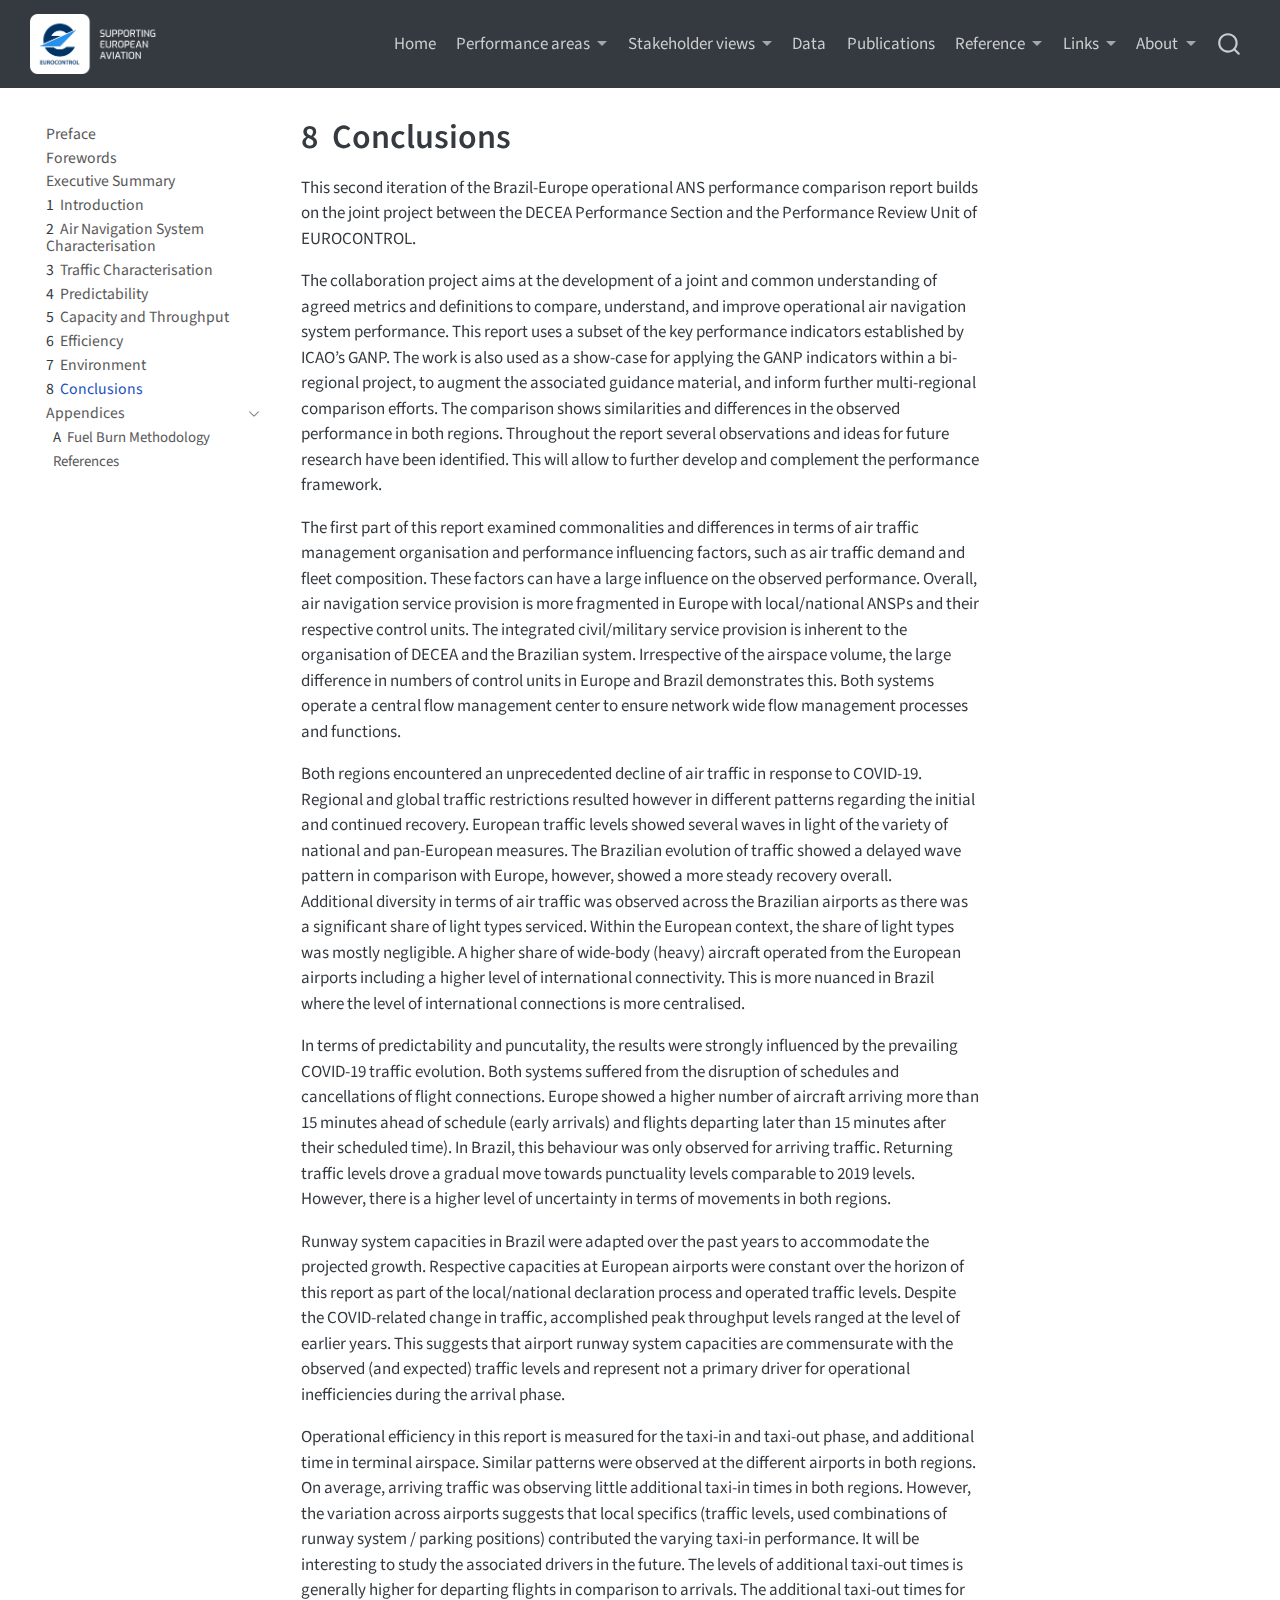
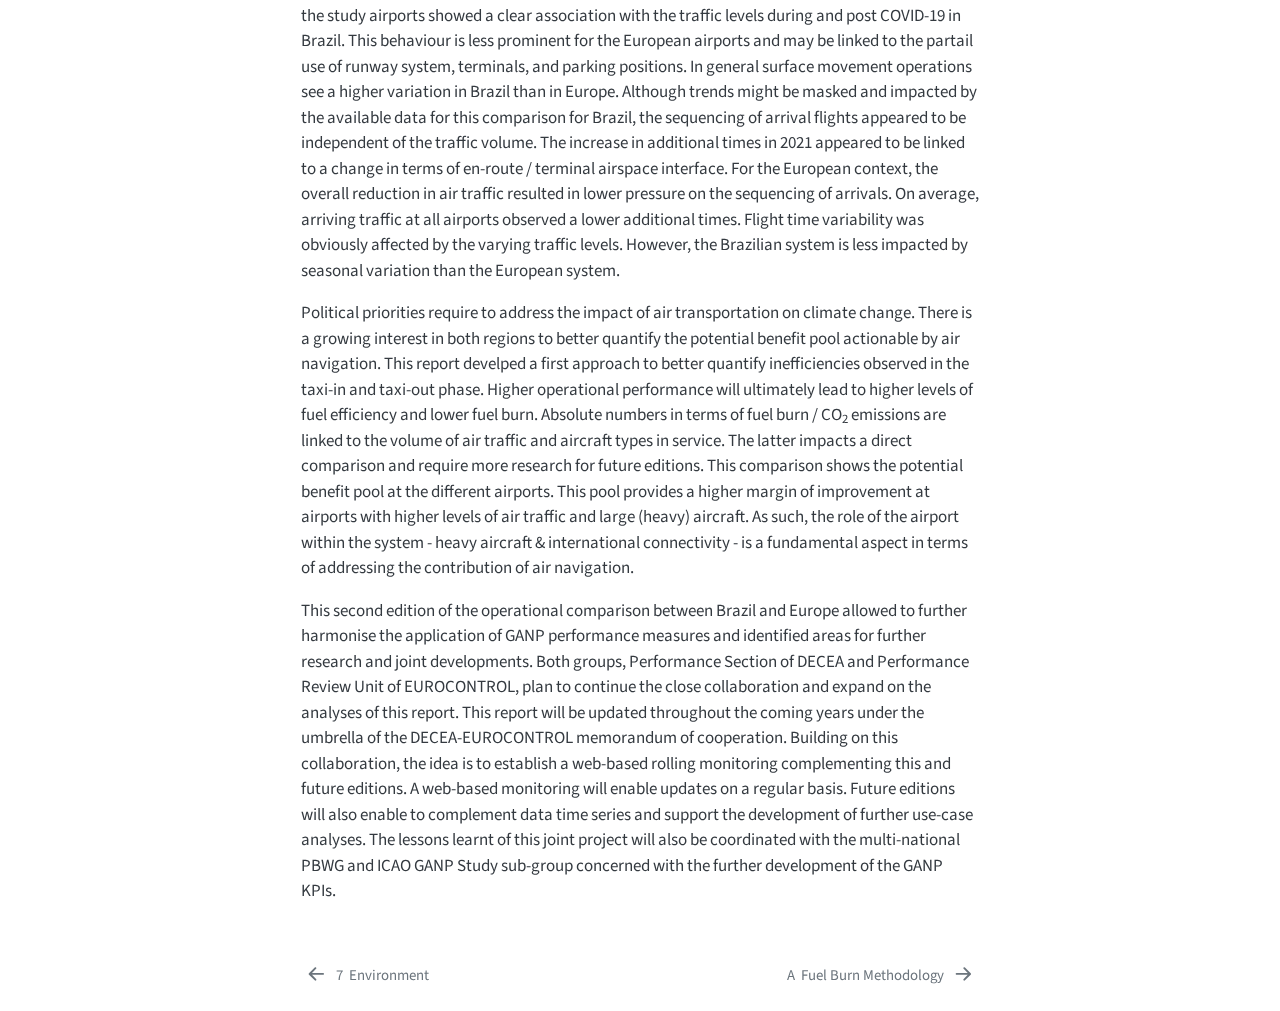
<file: docs/08-conclusions.html>
<!DOCTYPE html>
<html xmlns="http://www.w3.org/1999/xhtml" lang="en" xml:lang="en"><head>

<meta charset="utf-8">
<meta name="generator" content="quarto-1.6.39">

<meta name="viewport" content="width=device-width, initial-scale=1.0, user-scalable=yes">


<title>8&nbsp; Conclusions – Brazil/Europe Comparison of Operational ANS Performance</title>
<style>
code{white-space: pre-wrap;}
span.smallcaps{font-variant: small-caps;}
div.columns{display: flex; gap: min(4vw, 1.5em);}
div.column{flex: auto; overflow-x: auto;}
div.hanging-indent{margin-left: 1.5em; text-indent: -1.5em;}
ul.task-list{list-style: none;}
ul.task-list li input[type="checkbox"] {
  width: 0.8em;
  margin: 0 0.8em 0.2em -1em; /* quarto-specific, see https://github.com/quarto-dev/quarto-cli/issues/4556 */ 
  vertical-align: middle;
}
</style>


<script src="site_libs/quarto-nav/quarto-nav.js"></script>
<script src="site_libs/quarto-nav/headroom.min.js"></script>
<script src="site_libs/clipboard/clipboard.min.js"></script>
<script src="site_libs/quarto-search/autocomplete.umd.js"></script>
<script src="site_libs/quarto-search/fuse.min.js"></script>
<script src="site_libs/quarto-search/quarto-search.js"></script>
<meta name="quarto:offset" content="./">
<link href="./90-back-matters.html" rel="next">
<link href="./07-environment.html" rel="prev">
<script src="site_libs/quarto-html/quarto.js"></script>
<script src="site_libs/quarto-html/popper.min.js"></script>
<script src="site_libs/quarto-html/tippy.umd.min.js"></script>
<script src="site_libs/quarto-html/anchor.min.js"></script>
<link href="site_libs/quarto-html/tippy.css" rel="stylesheet">
<link href="site_libs/quarto-html/quarto-syntax-highlighting-e26003cea8cd680ca0c55a263523d882.css" rel="stylesheet" id="quarto-text-highlighting-styles">
<script src="site_libs/bootstrap/bootstrap.min.js"></script>
<link href="site_libs/bootstrap/bootstrap-icons.css" rel="stylesheet">
<link href="site_libs/bootstrap/bootstrap-094b2ac33dd8b996e7c9015af1b1259d.min.css" rel="stylesheet" append-hash="true" id="quarto-bootstrap" data-mode="light">
<script src="site_libs/quarto-contrib/iconify-3.0.0/iconify-icon.min.js"></script>
<script id="quarto-search-options" type="application/json">{
  "location": "navbar",
  "copy-button": false,
  "collapse-after": 3,
  "panel-placement": "end",
  "type": "overlay",
  "limit": 50,
  "keyboard-shortcut": [
    "f",
    "/",
    "s"
  ],
  "show-item-context": false,
  "language": {
    "search-no-results-text": "No results",
    "search-matching-documents-text": "matching documents",
    "search-copy-link-title": "Copy link to search",
    "search-hide-matches-text": "Hide additional matches",
    "search-more-match-text": "more match in this document",
    "search-more-matches-text": "more matches in this document",
    "search-clear-button-title": "Clear",
    "search-text-placeholder": "",
    "search-detached-cancel-button-title": "Cancel",
    "search-submit-button-title": "Submit",
    "search-label": "Search"
  }
}</script>
<link rel="stylesheet" href="https://cdnjs.cloudflare.com/ajax/libs/font-awesome/5.15.4/css/all.min.css">
<style>
  .navbar-logo {
    max-height: 60px;
  }
</style>
<style>
/* Styles added by the columns.lua pandoc filter */
  .columns :first-child {margin-top: 0;}
  .column-span + * {margin-top: 0;}
</style>


</head>

<body class="nav-sidebar floating nav-fixed">

<div id="quarto-search-results"></div>
  <header id="quarto-header" class="headroom fixed-top">
    <nav class="navbar navbar-expand-lg " data-bs-theme="dark">
      <div class="navbar-container container-fluid">
      <div class="navbar-brand-container mx-auto">
    <a href="./index.html" class="navbar-brand navbar-brand-logo">
    <img src="./media/EUROCONTROL-logo-standard-rgb.png" alt="" class="navbar-logo">
    </a>
  </div>
            <div id="quarto-search" class="" title="Search"></div>
          <button class="navbar-toggler" type="button" data-bs-toggle="collapse" data-bs-target="#navbarCollapse" aria-controls="navbarCollapse" role="menu" aria-expanded="false" aria-label="Toggle navigation" onclick="if (window.quartoToggleHeadroom) { window.quartoToggleHeadroom(); }">
  <span class="navbar-toggler-icon"></span>
</button>
          <div class="collapse navbar-collapse" id="navbarCollapse">
            <ul class="navbar-nav navbar-nav-scroll ms-auto">
  <li class="nav-item">
    <a class="nav-link" href="https://ansperformance.eu/"> 
<span class="menu-text">Home</span></a>
  </li>  
  <li class="nav-item dropdown ">
    <a class="nav-link dropdown-toggle" href="#" id="nav-menu-performance-areas" role="link" data-bs-toggle="dropdown" aria-expanded="false">
 <span class="menu-text">Performance areas</span>
    </a>
    <ul class="dropdown-menu dropdown-menu-end" aria-labelledby="nav-menu-performance-areas">    
        <li>
    <a class="dropdown-item" href="https://www.eurocontrol.int/Economics/BalancedScorecard.html">
 <span class="dropdown-text"><iconify-icon role="img" inline="" icon="fa6-solid:th" aria-label="Icon th from fa6-solid Iconify.design set." title="Icon th from fa6-solid Iconify.design set."></iconify-icon>&nbsp;Balanced scorecard</span></a>
  </li>  
        <li>
    <a class="dropdown-item" href="https://ansperformance.eu/traffic/">
 <span class="dropdown-text"><iconify-icon role="img" inline="" icon="fa6-solid:plane-departure" aria-label="Icon plane-departure from fa6-solid Iconify.design set." title="Icon plane-departure from fa6-solid Iconify.design set."></iconify-icon>&nbsp;Traffic</span></a>
  </li>  
        <li>
    <a class="dropdown-item" href="https://www.eurocontrol.int/Economics/DailyTrafficVariation-States.html">
 <span class="dropdown-text">&nbsp;&nbsp;&nbsp;&nbsp;<span style="font-weight: normal">Daily traffic dashboard</span></span></a>
  </li>  
        <li>
    <a class="dropdown-item" href="https://www.eurocontrol.int/ServiceUnits/Dashboard/EnRouteMainDashboard.html">
 <span class="dropdown-text">&nbsp;&nbsp;&nbsp;<span style="font-weight: normal">Service units</span></span></a>
  </li>  
        <li>
    <a class="dropdown-item" href="https://ansperformance.eu/traffic/statfor/">
 <span class="dropdown-text">&nbsp;&nbsp;&nbsp;<span style="font-weight: normal">Traffic forecast</span></span></a>
  </li>  
        <li>
    <a class="dropdown-item" href="https://ansperformance.eu/traffic/punctuality/">
 <span class="dropdown-text"><iconify-icon role="img" inline="" icon="fa6-solid:calendar" aria-label="Icon calendar from fa6-solid Iconify.design set." title="Icon calendar from fa6-solid Iconify.design set."></iconify-icon>&nbsp;Punctuality</span></a>
  </li>  
        <li>
    <a class="dropdown-item" href="https://www.eurocontrol.int/Economics/DailyPunctuality-States.html">
 <span class="dropdown-text">&nbsp;&nbsp;&nbsp;&nbsp;<span style="font-weight: normal">Daily punctuality dashboard</span></span></a>
  </li>  
        <li>
    <a class="dropdown-item" href="https://ansperformance.eu/traffic/punctuality/#eurocontrol-area-network-view-1">
 <span class="dropdown-text">&nbsp;&nbsp;&nbsp;<span style="font-weight: normal">Network punctuality</span></span></a>
  </li>  
        <li>
    <a class="dropdown-item" href="https://ansperformance.eu/traffic/punctuality/#state-view-1">
 <span class="dropdown-text">&nbsp;&nbsp;&nbsp;<span style="font-weight: normal">State &amp; airport punctuality</span></span></a>
  </li>  
        <li>
    <a class="dropdown-item" href="https://ansperformance.eu/capacity/">
 <span class="dropdown-text"><iconify-icon role="img" inline="" icon="fa6-solid:clock" aria-label="Icon clock from fa6-solid Iconify.design set." title="Icon clock from fa6-solid Iconify.design set."></iconify-icon>&nbsp;En-route &amp; airport delays</span></a>
  </li>  
        <li>
    <a class="dropdown-item" href="https://www.eurocontrol.int/Economics/DailyDelay-States.html">
 <span class="dropdown-text">&nbsp;&nbsp;&nbsp;&nbsp;<span style="font-weight: normal">Daily ATFM delays dashboard</span></span></a>
  </li>  
        <li>
    <a class="dropdown-item" href="https://ansperformance.eu/capacity/atfm_ert/">
 <span class="dropdown-text">&nbsp;&nbsp;&nbsp;<span style="font-weight: normal">En-route ATFM delays</span></span></a>
  </li>  
        <li>
    <a class="dropdown-item" href="https://ansperformance.eu/capacity/atfm_apt/">
 <span class="dropdown-text">&nbsp;&nbsp;&nbsp;<span style="font-weight: normal">Airport ATFM delays</span></span></a>
  </li>  
        <li>
    <a class="dropdown-item" href="https://ansperformance.eu/capacity/tot_dly">
 <span class="dropdown-text">&nbsp;&nbsp;&nbsp;<span style="font-weight: normal">All-causes delays</span></span></a>
  </li>  
        <li>
    <a class="dropdown-item" href="https://ansperformance.eu/efficiency/">
 <span class="dropdown-text"><iconify-icon role="img" inline="" icon="fa6-solid:leaf" aria-label="Icon leaf from fa6-solid Iconify.design set." title="Icon leaf from fa6-solid Iconify.design set."></iconify-icon>&nbsp;Efficiency &amp; environment</span></a>
  </li>  
        <li>
    <a class="dropdown-item" href="https://ansperformance.eu/efficiency/emissions/">
 <span class="dropdown-text">&nbsp;&nbsp;&nbsp;<span style="font-weight: normal">CO<sub>2</sub> emissions</span></span></a>
  </li>  
        <li>
    <a class="dropdown-item" href="https://ansperformance.eu/efficiency/hfe/">
 <span class="dropdown-text">&nbsp;&nbsp;&nbsp;<span style="font-weight: normal">Horizontal flight efficiency</span></span></a>
  </li>  
        <li>
    <a class="dropdown-item" href="https://ansperformance.eu/efficiency/vfe/">
 <span class="dropdown-text">&nbsp;&nbsp;&nbsp;<span style="font-weight: normal">Vertical flight efficiency</span></span></a>
  </li>  
        <li>
    <a class="dropdown-item" href="https://ansperformance.eu/efficiency/asma/">
 <span class="dropdown-text">&nbsp;&nbsp;&nbsp;<span style="font-weight: normal">Terminal holdings</span></span></a>
  </li>  
        <li>
    <a class="dropdown-item" href="https://ansperformance.eu/efficiency/taxiout/">
 <span class="dropdown-text">&nbsp;&nbsp;&nbsp;<span style="font-weight: normal">Taxi-out</span></span></a>
  </li>  
        <li>
    <a class="dropdown-item" href="https://ansperformance.eu/efficiency/taxiin/">
 <span class="dropdown-text">&nbsp;&nbsp;&nbsp;<span style="font-weight: normal">Taxi-in</span></span></a>
  </li>  
        <li>
    <a class="dropdown-item" href="https://ansperformance.eu/economics/">
 <span class="dropdown-text"><iconify-icon role="img" inline="" icon="fa6-solid:euro-sign" aria-label="Icon euro-sign from fa6-solid Iconify.design set." title="Icon euro-sign from fa6-solid Iconify.design set."></iconify-icon>&nbsp;Economics</span></a>
  </li>  
        <li>
    <a class="dropdown-item" href="https://ansperformance.eu/economics/ace-overview/">
 <span class="dropdown-text">&nbsp;&nbsp;&nbsp;<span style="font-weight: normal">ATM cost-effectiveness (ACE)</span></span></a>
  </li>  
        <li>
    <a class="dropdown-item" href="https://www.eurocontrol.int/ServiceUnits/Dashboard/EnRouteUnitRates.html">
 <span class="dropdown-text">&nbsp;&nbsp;&nbsp;<span style="font-weight: normal">Unit rates and costs</span></span></a>
  </li>  
        <li>
    <a class="dropdown-item" href="https://www.eurocontrol.int/ServiceUnits/Dashboard/EnRouteMainDashboard.html">
 <span class="dropdown-text">&nbsp;&nbsp;&nbsp;<span style="font-weight: normal">Service units</span></span></a>
  </li>  
        <li>
    <a class="dropdown-item" href="https://ansperformance.eu/economics/finance/">
 <span class="dropdown-text">&nbsp;&nbsp;&nbsp;<span style="font-weight: normal">ANSPs financial dashboard</span></span></a>
  </li>  
        <li>
    <a class="dropdown-item" href="https://ansperformance.eu/economics/cba/">
 <span class="dropdown-text">&nbsp;&nbsp;&nbsp;<span style="font-weight: normal">Standard Inputs for Economic Analyses</span></span></a>
  </li>  
    </ul>
  </li>
  <li class="nav-item dropdown ">
    <a class="nav-link dropdown-toggle" href="#" id="nav-menu-stakeholder-views" role="link" data-bs-toggle="dropdown" aria-expanded="false">
 <span class="menu-text">Stakeholder views</span>
    </a>
    <ul class="dropdown-menu dropdown-menu-end" aria-labelledby="nav-menu-stakeholder-views">    
        <li>
    <a class="dropdown-item" href="https://ansperformance.eu/dashboard/stakeholder/airport/">
 <span class="dropdown-text"><iconify-icon role="img" inline="" icon="fa6-solid:plane-arrival" aria-label="Icon plane-arrival from fa6-solid Iconify.design set." title="Icon plane-arrival from fa6-solid Iconify.design set."></iconify-icon>&nbsp;Airports</span></a>
  </li>  
        <li>
    <a class="dropdown-item" href="https://ansperformance.eu/dashboard/stakeholder/ansp/">
 <span class="dropdown-text"><iconify-icon role="img" inline="" icon="fa6-solid:compass" aria-label="Icon compass from fa6-solid Iconify.design set." title="Icon compass from fa6-solid Iconify.design set."></iconify-icon>&nbsp;Air navigation service provider</span></a>
  </li>  
        <li>
    <a class="dropdown-item" href="https://ansperformance.eu/dashboard/stakeholder/state/">
 <span class="dropdown-text"><iconify-icon role="img" inline="" icon="fa6-solid:globe" aria-label="Icon globe from fa6-solid Iconify.design set." title="Icon globe from fa6-solid Iconify.design set."></iconify-icon>&nbsp;States</span></a>
  </li>  
    </ul>
  </li>
  <li class="nav-item">
    <a class="nav-link" href="https://ansperformance.eu/data/"> 
<span class="menu-text">Data</span></a>
  </li>  
  <li class="nav-item">
    <a class="nav-link" href="https://ansperformance.eu/publications/"> 
<span class="menu-text">Publications</span></a>
  </li>  
  <li class="nav-item dropdown ">
    <a class="nav-link dropdown-toggle" href="#" id="nav-menu-reference" role="link" data-bs-toggle="dropdown" aria-expanded="false">
 <span class="menu-text">Reference</span>
    </a>
    <ul class="dropdown-menu dropdown-menu-end" aria-labelledby="nav-menu-reference">    
        <li>
    <a class="dropdown-item" href="https://ansperformance.eu/definition/">
 <span class="dropdown-text"><iconify-icon role="img" inline="" icon="fa6-solid:marker" aria-label="Icon marker from fa6-solid Iconify.design set." title="Icon marker from fa6-solid Iconify.design set."></iconify-icon>&nbsp;Definitions</span></a>
  </li>  
        <li>
    <a class="dropdown-item" href="https://ansperformance.eu/methodology/">
 <span class="dropdown-text"><iconify-icon role="img" inline="" icon="fa6-solid:wrench" aria-label="Icon wrench from fa6-solid Iconify.design set." title="Icon wrench from fa6-solid Iconify.design set."></iconify-icon>&nbsp;Methodology</span></a>
  </li>  
        <li>
    <a class="dropdown-item" href="https://ansperformance.eu/acronym/">
 <span class="dropdown-text"><iconify-icon role="img" inline="" icon="fa6-solid:quote-left" aria-label="Icon quote-left from fa6-solid Iconify.design set." title="Icon quote-left from fa6-solid Iconify.design set."></iconify-icon>&nbsp;Acronyms</span></a>
  </li>  
        <li>
    <a class="dropdown-item" href="https://ansperformance.eu/bibliography/">
 <span class="dropdown-text"><iconify-icon role="img" inline="" icon="fa6-solid:book" aria-label="Icon book from fa6-solid Iconify.design set." title="Icon book from fa6-solid Iconify.design set."></iconify-icon>&nbsp;Bibliography</span></a>
  </li>  
    </ul>
  </li>
  <li class="nav-item dropdown ">
    <a class="nav-link dropdown-toggle" href="#" id="nav-menu-links" role="link" data-bs-toggle="dropdown" aria-expanded="false">
 <span class="menu-text">Links</span>
    </a>
    <ul class="dropdown-menu dropdown-menu-end" aria-labelledby="nav-menu-links">    
        <li>
    <a class="dropdown-item" href="https://www.eurocontrol.int/">
 <span class="dropdown-text">EUROCONTROL <i class="fas fa-xs fa-external-link-alt"></i></span></a>
  </li>  
        <li>
    <a class="dropdown-item" href="https://www.eurocontrol.int/prudata/dashboard/">
 <span class="dropdown-text">Single European Sky (SES) portal <i class="fas fa-xs fa-external-link-alt"></i></span></a>
  </li>  
        <li>
    <a class="dropdown-item" href="https://www4.icao.int/ganpportal/">
 <span class="dropdown-text">ICAO GANP <i class="fas fa-xs fa-external-link-alt"></i></span></a>
  </li>  
        <li>
    <a class="dropdown-item" href="https://ext.eurocontrol.int/connectivity_web/from">
 <span class="dropdown-text">Connectivity dashboard <i class="fas fa-xs fa-external-link-alt"></i></span></a>
  </li>  
        <li>
    <a class="dropdown-item" href="https://ansperformance.eu/transformation/">
 <span class="dropdown-text">PRC Transformation Strategy</span></a>
  </li>  
        <li>
    <a class="dropdown-item" href="https://opdi.aero">
 <span class="dropdown-text">PRC Open Performance Data Initiative</span></a>
  </li>  
    </ul>
  </li>
  <li class="nav-item dropdown ">
    <a class="nav-link dropdown-toggle" href="#" id="nav-menu-about" role="link" data-bs-toggle="dropdown" aria-expanded="false">
 <span class="menu-text">About</span>
    </a>
    <ul class="dropdown-menu dropdown-menu-end" aria-labelledby="nav-menu-about">    
        <li>
    <a class="dropdown-item" href="https://ansperformance.eu/about/prc/">
 <span class="dropdown-text">About the PRC</span></a>
  </li>  
        <li>
    <a class="dropdown-item" href="https://ansperformance.eu/about/aiu/">
 <span class="dropdown-text">About the AIU</span></a>
  </li>  
        <li>
    <a class="dropdown-item" href="https://ansperformance.eu/about/us/">
 <span class="dropdown-text">About the PRU</span></a>
  </li>  
        <li>
    <a class="dropdown-item" href="https://ansperformance.eu/post/">
 <span class="dropdown-text">Release notes</span></a>
  </li>  
        <li>
    <a class="dropdown-item" href="https://ansperformance.eu/about/disclaimer/">
 <span class="dropdown-text">Disclaimer</span></a>
  </li>  
    </ul>
  </li>
</ul>
          </div> <!-- /navcollapse -->
            <div class="quarto-navbar-tools">
</div>
      </div> <!-- /container-fluid -->
    </nav>
  <nav class="quarto-secondary-nav">
    <div class="container-fluid d-flex">
      <button type="button" class="quarto-btn-toggle btn" data-bs-toggle="collapse" role="button" data-bs-target=".quarto-sidebar-collapse-item" aria-controls="quarto-sidebar" aria-expanded="false" aria-label="Toggle sidebar navigation" onclick="if (window.quartoToggleHeadroom) { window.quartoToggleHeadroom(); }">
        <i class="bi bi-layout-text-sidebar-reverse"></i>
      </button>
        <nav class="quarto-page-breadcrumbs" aria-label="breadcrumb"><ol class="breadcrumb"><li class="breadcrumb-item"><a href="./08-conclusions.html"><span class="chapter-number">8</span>&nbsp; <span class="chapter-title">Conclusions</span></a></li></ol></nav>
        <a class="flex-grow-1" role="navigation" data-bs-toggle="collapse" data-bs-target=".quarto-sidebar-collapse-item" aria-controls="quarto-sidebar" aria-expanded="false" aria-label="Toggle sidebar navigation" onclick="if (window.quartoToggleHeadroom) { window.quartoToggleHeadroom(); }">      
        </a>
    </div>
  </nav>
</header>
<!-- content -->
<div id="quarto-content" class="quarto-container page-columns page-rows-contents page-layout-article page-navbar">
<!-- sidebar -->
  <nav id="quarto-sidebar" class="sidebar collapse collapse-horizontal quarto-sidebar-collapse-item sidebar-navigation floating overflow-auto">
    <div class="sidebar-menu-container"> 
    <ul class="list-unstyled mt-1">
        <li class="sidebar-item">
  <div class="sidebar-item-container"> 
  <a href="./index.html" class="sidebar-item-text sidebar-link">
 <span class="menu-text">Preface</span></a>
  </div>
</li>
        <li class="sidebar-item">
  <div class="sidebar-item-container"> 
  <a href="./00-front-matters.html" class="sidebar-item-text sidebar-link">
 <span class="menu-text">Forewords</span></a>
  </div>
</li>
        <li class="sidebar-item">
  <div class="sidebar-item-container"> 
  <a href="./00-executive.html" class="sidebar-item-text sidebar-link">
 <span class="menu-text">Executive Summary</span></a>
  </div>
</li>
        <li class="sidebar-item">
  <div class="sidebar-item-container"> 
  <a href="./01-intro.html" class="sidebar-item-text sidebar-link">
 <span class="menu-text"><span class="chapter-number">1</span>&nbsp; <span class="chapter-title">Introduction</span></span></a>
  </div>
</li>
        <li class="sidebar-item">
  <div class="sidebar-item-container"> 
  <a href="./02-system-overview.html" class="sidebar-item-text sidebar-link">
 <span class="menu-text"><span class="chapter-number">2</span>&nbsp; <span class="chapter-title">Air Navigation System Characterisation</span></span></a>
  </div>
</li>
        <li class="sidebar-item">
  <div class="sidebar-item-container"> 
  <a href="./03-traffic-characterisation.html" class="sidebar-item-text sidebar-link">
 <span class="menu-text"><span class="chapter-number">3</span>&nbsp; <span class="chapter-title">Traffic Characterisation</span></span></a>
  </div>
</li>
        <li class="sidebar-item">
  <div class="sidebar-item-container"> 
  <a href="./04-predictability.html" class="sidebar-item-text sidebar-link">
 <span class="menu-text"><span class="chapter-number">4</span>&nbsp; <span class="chapter-title">Predictability</span></span></a>
  </div>
</li>
        <li class="sidebar-item">
  <div class="sidebar-item-container"> 
  <a href="./05-capacity.html" class="sidebar-item-text sidebar-link">
 <span class="menu-text"><span class="chapter-number">5</span>&nbsp; <span class="chapter-title">Capacity and Throughput</span></span></a>
  </div>
</li>
        <li class="sidebar-item">
  <div class="sidebar-item-container"> 
  <a href="./06-efficiency.html" class="sidebar-item-text sidebar-link">
 <span class="menu-text"><span class="chapter-number">6</span>&nbsp; <span class="chapter-title">Efficiency</span></span></a>
  </div>
</li>
        <li class="sidebar-item">
  <div class="sidebar-item-container"> 
  <a href="./07-environment.html" class="sidebar-item-text sidebar-link">
 <span class="menu-text"><span class="chapter-number">7</span>&nbsp; <span class="chapter-title">Environment</span></span></a>
  </div>
</li>
        <li class="sidebar-item">
  <div class="sidebar-item-container"> 
  <a href="./08-conclusions.html" class="sidebar-item-text sidebar-link active">
 <span class="menu-text"><span class="chapter-number">8</span>&nbsp; <span class="chapter-title">Conclusions</span></span></a>
  </div>
</li>
        <li class="sidebar-item sidebar-item-section">
      <div class="sidebar-item-container"> 
            <a class="sidebar-item-text sidebar-link text-start" data-bs-toggle="collapse" data-bs-target="#quarto-sidebar-section-1" role="navigation" aria-expanded="true">
 <span class="menu-text">Appendices</span></a>
          <a class="sidebar-item-toggle text-start" data-bs-toggle="collapse" data-bs-target="#quarto-sidebar-section-1" role="navigation" aria-expanded="true" aria-label="Toggle section">
            <i class="bi bi-chevron-right ms-2"></i>
          </a> 
      </div>
      <ul id="quarto-sidebar-section-1" class="collapse list-unstyled sidebar-section depth1 show">  
          <li class="sidebar-item">
  <div class="sidebar-item-container"> 
  <a href="./90-back-matters.html" class="sidebar-item-text sidebar-link">
 <span class="menu-text"><span class="chapter-number">A</span>&nbsp; <span class="chapter-title">Fuel Burn Methodology</span></span></a>
  </div>
</li>
          <li class="sidebar-item">
  <div class="sidebar-item-container"> 
  <a href="./references.html" class="sidebar-item-text sidebar-link">
 <span class="menu-text">References</span></a>
  </div>
</li>
      </ul>
  </li>
    </ul>
    </div>
</nav>
<div id="quarto-sidebar-glass" class="quarto-sidebar-collapse-item" data-bs-toggle="collapse" data-bs-target=".quarto-sidebar-collapse-item"></div>
<!-- margin-sidebar -->
    <div id="quarto-margin-sidebar" class="sidebar margin-sidebar zindex-bottom">
        
    </div>
<!-- main -->
<main class="content" id="quarto-document-content">

<header id="title-block-header" class="quarto-title-block default">
<div class="quarto-title">
<h1 class="title"><span class="chapter-number">8</span>&nbsp; <span class="chapter-title">Conclusions</span></h1>
</div>



<div class="quarto-title-meta">

    
  
    
  </div>
  


</header>


<p>This second iteration of the Brazil-Europe operational ANS performance comparison report builds on the joint project between the DECEA Performance Section and the Performance Review Unit of EUROCONTROL.</p>
<p>The collaboration project aims at the development of a joint and common understanding of agreed metrics and definitions to compare, understand, and improve operational air navigation system performance. This report uses a subset of the key performance indicators established by ICAO’s GANP. The work is also used as a show-case for applying the GANP indicators within a bi-regional project, to augment the associated guidance material, and inform further multi-regional comparison efforts. The comparison shows similarities and differences in the observed performance in both regions. Throughout the report several observations and ideas for future research have been identified. This will allow to further develop and complement the performance framework.</p>
<p>The first part of this report examined commonalities and differences in terms of air traffic management organisation and performance influencing factors, such as air traffic demand and fleet composition. These factors can have a large influence on the observed performance. Overall, air navigation service provision is more fragmented in Europe with local/national ANSPs and their respective control units. The integrated civil/military service provision is inherent to the organisation of DECEA and the Brazilian system. Irrespective of the airspace volume, the large difference in numbers of control units in Europe and Brazil demonstrates this. Both systems operate a central flow management center to ensure network wide flow management processes and functions.</p>
<p>Both regions encountered an unprecedented decline of air traffic in response to COVID-19. Regional and global traffic restrictions resulted however in different patterns regarding the initial and continued recovery. European traffic levels showed several waves in light of the variety of national and pan-European measures. The Brazilian evolution of traffic showed a delayed wave pattern in comparison with Europe, however, showed a more steady recovery overall.<br>
Additional diversity in terms of air traffic was observed across the Brazilian airports as there was a significant share of light types serviced. Within the European context, the share of light types was mostly negligible. A higher share of wide-body (heavy) aircraft operated from the European airports including a higher level of international connectivity. This is more nuanced in Brazil where the level of international connections is more centralised.</p>
<p>In terms of predictability and puncutality, the results were strongly influenced by the prevailing COVID-19 traffic evolution. Both systems suffered from the disruption of schedules and cancellations of flight connections. Europe showed a higher number of aircraft arriving more than 15 minutes ahead of schedule (early arrivals) and flights departing later than 15 minutes after their scheduled time). In Brazil, this behaviour was only observed for arriving traffic. Returning traffic levels drove a gradual move towards punctuality levels comparable to 2019 levels. However, there is a higher level of uncertainty in terms of movements in both regions.</p>
<p>Runway system capacities in Brazil were adapted over the past years to accommodate the projected growth. Respective capacities at European airports were constant over the horizon of this report as part of the local/national declaration process and operated traffic levels. Despite the COVID-related change in traffic, accomplished peak throughput levels ranged at the level of earlier years. This suggests that airport runway system capacities are commensurate with the observed (and expected) traffic levels and represent not a primary driver for operational inefficiencies during the arrival phase.</p>
<p>Operational efficiency in this report is measured for the taxi-in and taxi-out phase, and additional time in terminal airspace. Similar patterns were observed at the different airports in both regions. On average, arriving traffic was observing little additional taxi-in times in both regions. However, the variation across airports suggests that local specifics (traffic levels, used combinations of runway system / parking positions) contributed the varying taxi-in performance. It will be interesting to study the associated drivers in the future. The levels of additional taxi-out times is generally higher for departing flights in comparison to arrivals. The additional taxi-out times for the study airports showed a clear association with the traffic levels during and post COVID-19 in Brazil. This behaviour is less prominent for the European airports and may be linked to the partail use of runway system, terminals, and parking positions. In general surface movement operations see a higher variation in Brazil than in Europe. Although trends might be masked and impacted by the available data for this comparison for Brazil, the sequencing of arrival flights appeared to be independent of the traffic volume. The increase in additional times in 2021 appeared to be linked to a change in terms of en-route / terminal airspace interface. For the European context, the overall reduction in air traffic resulted in lower pressure on the sequencing of arrivals. On average, arriving traffic at all airports observed a lower additional times. Flight time variability was obviously affected by the varying traffic levels. However, the Brazilian system is less impacted by seasonal variation than the European system.</p>
<p>Political priorities require to address the impact of air transportation on climate change. There is a growing interest in both regions to better quantify the potential benefit pool actionable by air navigation. This report develped a first approach to better quantify inefficiencies observed in the taxi-in and taxi-out phase. Higher operational performance will ultimately lead to higher levels of fuel efficiency and lower fuel burn. Absolute numbers in terms of fuel burn / CO<sub>2</sub> emissions are linked to the volume of air traffic and aircraft types in service. The latter impacts a direct comparison and require more research for future editions. This comparison shows the potential benefit pool at the different airports. This pool provides a higher margin of improvement at airports with higher levels of air traffic and large (heavy) aircraft. As such, the role of the airport within the system - heavy aircraft &amp; international connectivity - is a fundamental aspect in terms of addressing the contribution of air navigation.</p>
<p>This second edition of the operational comparison between Brazil and Europe allowed to further harmonise the application of GANP performance measures and identified areas for further research and joint developments. Both groups, Performance Section of DECEA and Performance Review Unit of EUROCONTROL, plan to continue the close collaboration and expand on the analyses of this report. This report will be updated throughout the coming years under the umbrella of the DECEA-EUROCONTROL memorandum of cooperation. Building on this collaboration, the idea is to establish a web-based rolling monitoring complementing this and future editions. A web-based monitoring will enable updates on a regular basis. Future editions will also enable to complement data time series and support the development of further use-case analyses. The lessons learnt of this joint project will also be coordinated with the multi-national PBWG and ICAO GANP Study sub-group concerned with the further development of the GANP KPIs.</p>



</main> <!-- /main -->
<script id="quarto-html-after-body" type="application/javascript">
window.document.addEventListener("DOMContentLoaded", function (event) {
  const toggleBodyColorMode = (bsSheetEl) => {
    const mode = bsSheetEl.getAttribute("data-mode");
    const bodyEl = window.document.querySelector("body");
    if (mode === "dark") {
      bodyEl.classList.add("quarto-dark");
      bodyEl.classList.remove("quarto-light");
    } else {
      bodyEl.classList.add("quarto-light");
      bodyEl.classList.remove("quarto-dark");
    }
  }
  const toggleBodyColorPrimary = () => {
    const bsSheetEl = window.document.querySelector("link#quarto-bootstrap");
    if (bsSheetEl) {
      toggleBodyColorMode(bsSheetEl);
    }
  }
  toggleBodyColorPrimary();  
  const icon = "";
  const anchorJS = new window.AnchorJS();
  anchorJS.options = {
    placement: 'right',
    icon: icon
  };
  anchorJS.add('.anchored');
  const isCodeAnnotation = (el) => {
    for (const clz of el.classList) {
      if (clz.startsWith('code-annotation-')) {                     
        return true;
      }
    }
    return false;
  }
  const onCopySuccess = function(e) {
    // button target
    const button = e.trigger;
    // don't keep focus
    button.blur();
    // flash "checked"
    button.classList.add('code-copy-button-checked');
    var currentTitle = button.getAttribute("title");
    button.setAttribute("title", "Copied!");
    let tooltip;
    if (window.bootstrap) {
      button.setAttribute("data-bs-toggle", "tooltip");
      button.setAttribute("data-bs-placement", "left");
      button.setAttribute("data-bs-title", "Copied!");
      tooltip = new bootstrap.Tooltip(button, 
        { trigger: "manual", 
          customClass: "code-copy-button-tooltip",
          offset: [0, -8]});
      tooltip.show();    
    }
    setTimeout(function() {
      if (tooltip) {
        tooltip.hide();
        button.removeAttribute("data-bs-title");
        button.removeAttribute("data-bs-toggle");
        button.removeAttribute("data-bs-placement");
      }
      button.setAttribute("title", currentTitle);
      button.classList.remove('code-copy-button-checked');
    }, 1000);
    // clear code selection
    e.clearSelection();
  }
  const getTextToCopy = function(trigger) {
      const codeEl = trigger.previousElementSibling.cloneNode(true);
      for (const childEl of codeEl.children) {
        if (isCodeAnnotation(childEl)) {
          childEl.remove();
        }
      }
      return codeEl.innerText;
  }
  const clipboard = new window.ClipboardJS('.code-copy-button:not([data-in-quarto-modal])', {
    text: getTextToCopy
  });
  clipboard.on('success', onCopySuccess);
  if (window.document.getElementById('quarto-embedded-source-code-modal')) {
    const clipboardModal = new window.ClipboardJS('.code-copy-button[data-in-quarto-modal]', {
      text: getTextToCopy,
      container: window.document.getElementById('quarto-embedded-source-code-modal')
    });
    clipboardModal.on('success', onCopySuccess);
  }
    var localhostRegex = new RegExp(/^(?:http|https):\/\/localhost\:?[0-9]*\//);
    var mailtoRegex = new RegExp(/^mailto:/);
      var filterRegex = new RegExp("https:\/\/eurocontrol\.int\/");
    var isInternal = (href) => {
        return filterRegex.test(href) || localhostRegex.test(href) || mailtoRegex.test(href);
    }
    // Inspect non-navigation links and adorn them if external
 	var links = window.document.querySelectorAll('a[href]:not(.nav-link):not(.navbar-brand):not(.toc-action):not(.sidebar-link):not(.sidebar-item-toggle):not(.pagination-link):not(.no-external):not([aria-hidden]):not(.dropdown-item):not(.quarto-navigation-tool):not(.about-link)');
    for (var i=0; i<links.length; i++) {
      const link = links[i];
      if (!isInternal(link.href)) {
        // undo the damage that might have been done by quarto-nav.js in the case of
        // links that we want to consider external
        if (link.dataset.originalHref !== undefined) {
          link.href = link.dataset.originalHref;
        }
      }
    }
  function tippyHover(el, contentFn, onTriggerFn, onUntriggerFn) {
    const config = {
      allowHTML: true,
      maxWidth: 500,
      delay: 100,
      arrow: false,
      appendTo: function(el) {
          return el.parentElement;
      },
      interactive: true,
      interactiveBorder: 10,
      theme: 'quarto',
      placement: 'bottom-start',
    };
    if (contentFn) {
      config.content = contentFn;
    }
    if (onTriggerFn) {
      config.onTrigger = onTriggerFn;
    }
    if (onUntriggerFn) {
      config.onUntrigger = onUntriggerFn;
    }
    window.tippy(el, config); 
  }
  const noterefs = window.document.querySelectorAll('a[role="doc-noteref"]');
  for (var i=0; i<noterefs.length; i++) {
    const ref = noterefs[i];
    tippyHover(ref, function() {
      // use id or data attribute instead here
      let href = ref.getAttribute('data-footnote-href') || ref.getAttribute('href');
      try { href = new URL(href).hash; } catch {}
      const id = href.replace(/^#\/?/, "");
      const note = window.document.getElementById(id);
      if (note) {
        return note.innerHTML;
      } else {
        return "";
      }
    });
  }
  const xrefs = window.document.querySelectorAll('a.quarto-xref');
  const processXRef = (id, note) => {
    // Strip column container classes
    const stripColumnClz = (el) => {
      el.classList.remove("page-full", "page-columns");
      if (el.children) {
        for (const child of el.children) {
          stripColumnClz(child);
        }
      }
    }
    stripColumnClz(note)
    if (id === null || id.startsWith('sec-')) {
      // Special case sections, only their first couple elements
      const container = document.createElement("div");
      if (note.children && note.children.length > 2) {
        container.appendChild(note.children[0].cloneNode(true));
        for (let i = 1; i < note.children.length; i++) {
          const child = note.children[i];
          if (child.tagName === "P" && child.innerText === "") {
            continue;
          } else {
            container.appendChild(child.cloneNode(true));
            break;
          }
        }
        if (window.Quarto?.typesetMath) {
          window.Quarto.typesetMath(container);
        }
        return container.innerHTML
      } else {
        if (window.Quarto?.typesetMath) {
          window.Quarto.typesetMath(note);
        }
        return note.innerHTML;
      }
    } else {
      // Remove any anchor links if they are present
      const anchorLink = note.querySelector('a.anchorjs-link');
      if (anchorLink) {
        anchorLink.remove();
      }
      if (window.Quarto?.typesetMath) {
        window.Quarto.typesetMath(note);
      }
      if (note.classList.contains("callout")) {
        return note.outerHTML;
      } else {
        return note.innerHTML;
      }
    }
  }
  for (var i=0; i<xrefs.length; i++) {
    const xref = xrefs[i];
    tippyHover(xref, undefined, function(instance) {
      instance.disable();
      let url = xref.getAttribute('href');
      let hash = undefined; 
      if (url.startsWith('#')) {
        hash = url;
      } else {
        try { hash = new URL(url).hash; } catch {}
      }
      if (hash) {
        const id = hash.replace(/^#\/?/, "");
        const note = window.document.getElementById(id);
        if (note !== null) {
          try {
            const html = processXRef(id, note.cloneNode(true));
            instance.setContent(html);
          } finally {
            instance.enable();
            instance.show();
          }
        } else {
          // See if we can fetch this
          fetch(url.split('#')[0])
          .then(res => res.text())
          .then(html => {
            const parser = new DOMParser();
            const htmlDoc = parser.parseFromString(html, "text/html");
            const note = htmlDoc.getElementById(id);
            if (note !== null) {
              const html = processXRef(id, note);
              instance.setContent(html);
            } 
          }).finally(() => {
            instance.enable();
            instance.show();
          });
        }
      } else {
        // See if we can fetch a full url (with no hash to target)
        // This is a special case and we should probably do some content thinning / targeting
        fetch(url)
        .then(res => res.text())
        .then(html => {
          const parser = new DOMParser();
          const htmlDoc = parser.parseFromString(html, "text/html");
          const note = htmlDoc.querySelector('main.content');
          if (note !== null) {
            // This should only happen for chapter cross references
            // (since there is no id in the URL)
            // remove the first header
            if (note.children.length > 0 && note.children[0].tagName === "HEADER") {
              note.children[0].remove();
            }
            const html = processXRef(null, note);
            instance.setContent(html);
          } 
        }).finally(() => {
          instance.enable();
          instance.show();
        });
      }
    }, function(instance) {
    });
  }
      let selectedAnnoteEl;
      const selectorForAnnotation = ( cell, annotation) => {
        let cellAttr = 'data-code-cell="' + cell + '"';
        let lineAttr = 'data-code-annotation="' +  annotation + '"';
        const selector = 'span[' + cellAttr + '][' + lineAttr + ']';
        return selector;
      }
      const selectCodeLines = (annoteEl) => {
        const doc = window.document;
        const targetCell = annoteEl.getAttribute("data-target-cell");
        const targetAnnotation = annoteEl.getAttribute("data-target-annotation");
        const annoteSpan = window.document.querySelector(selectorForAnnotation(targetCell, targetAnnotation));
        const lines = annoteSpan.getAttribute("data-code-lines").split(",");
        const lineIds = lines.map((line) => {
          return targetCell + "-" + line;
        })
        let top = null;
        let height = null;
        let parent = null;
        if (lineIds.length > 0) {
            //compute the position of the single el (top and bottom and make a div)
            const el = window.document.getElementById(lineIds[0]);
            top = el.offsetTop;
            height = el.offsetHeight;
            parent = el.parentElement.parentElement;
          if (lineIds.length > 1) {
            const lastEl = window.document.getElementById(lineIds[lineIds.length - 1]);
            const bottom = lastEl.offsetTop + lastEl.offsetHeight;
            height = bottom - top;
          }
          if (top !== null && height !== null && parent !== null) {
            // cook up a div (if necessary) and position it 
            let div = window.document.getElementById("code-annotation-line-highlight");
            if (div === null) {
              div = window.document.createElement("div");
              div.setAttribute("id", "code-annotation-line-highlight");
              div.style.position = 'absolute';
              parent.appendChild(div);
            }
            div.style.top = top - 2 + "px";
            div.style.height = height + 4 + "px";
            div.style.left = 0;
            let gutterDiv = window.document.getElementById("code-annotation-line-highlight-gutter");
            if (gutterDiv === null) {
              gutterDiv = window.document.createElement("div");
              gutterDiv.setAttribute("id", "code-annotation-line-highlight-gutter");
              gutterDiv.style.position = 'absolute';
              const codeCell = window.document.getElementById(targetCell);
              const gutter = codeCell.querySelector('.code-annotation-gutter');
              gutter.appendChild(gutterDiv);
            }
            gutterDiv.style.top = top - 2 + "px";
            gutterDiv.style.height = height + 4 + "px";
          }
          selectedAnnoteEl = annoteEl;
        }
      };
      const unselectCodeLines = () => {
        const elementsIds = ["code-annotation-line-highlight", "code-annotation-line-highlight-gutter"];
        elementsIds.forEach((elId) => {
          const div = window.document.getElementById(elId);
          if (div) {
            div.remove();
          }
        });
        selectedAnnoteEl = undefined;
      };
        // Handle positioning of the toggle
    window.addEventListener(
      "resize",
      throttle(() => {
        elRect = undefined;
        if (selectedAnnoteEl) {
          selectCodeLines(selectedAnnoteEl);
        }
      }, 10)
    );
    function throttle(fn, ms) {
    let throttle = false;
    let timer;
      return (...args) => {
        if(!throttle) { // first call gets through
            fn.apply(this, args);
            throttle = true;
        } else { // all the others get throttled
            if(timer) clearTimeout(timer); // cancel #2
            timer = setTimeout(() => {
              fn.apply(this, args);
              timer = throttle = false;
            }, ms);
        }
      };
    }
      // Attach click handler to the DT
      const annoteDls = window.document.querySelectorAll('dt[data-target-cell]');
      for (const annoteDlNode of annoteDls) {
        annoteDlNode.addEventListener('click', (event) => {
          const clickedEl = event.target;
          if (clickedEl !== selectedAnnoteEl) {
            unselectCodeLines();
            const activeEl = window.document.querySelector('dt[data-target-cell].code-annotation-active');
            if (activeEl) {
              activeEl.classList.remove('code-annotation-active');
            }
            selectCodeLines(clickedEl);
            clickedEl.classList.add('code-annotation-active');
          } else {
            // Unselect the line
            unselectCodeLines();
            clickedEl.classList.remove('code-annotation-active');
          }
        });
      }
  const findCites = (el) => {
    const parentEl = el.parentElement;
    if (parentEl) {
      const cites = parentEl.dataset.cites;
      if (cites) {
        return {
          el,
          cites: cites.split(' ')
        };
      } else {
        return findCites(el.parentElement)
      }
    } else {
      return undefined;
    }
  };
  var bibliorefs = window.document.querySelectorAll('a[role="doc-biblioref"]');
  for (var i=0; i<bibliorefs.length; i++) {
    const ref = bibliorefs[i];
    const citeInfo = findCites(ref);
    if (citeInfo) {
      tippyHover(citeInfo.el, function() {
        var popup = window.document.createElement('div');
        citeInfo.cites.forEach(function(cite) {
          var citeDiv = window.document.createElement('div');
          citeDiv.classList.add('hanging-indent');
          citeDiv.classList.add('csl-entry');
          var biblioDiv = window.document.getElementById('ref-' + cite);
          if (biblioDiv) {
            citeDiv.innerHTML = biblioDiv.innerHTML;
          }
          popup.appendChild(citeDiv);
        });
        return popup.innerHTML;
      });
    }
  }
});
</script>
<nav class="page-navigation">
  <div class="nav-page nav-page-previous">
      <a href="./07-environment.html" class="pagination-link" aria-label="Environment">
        <i class="bi bi-arrow-left-short"></i> <span class="nav-page-text"><span class="chapter-number">7</span>&nbsp; <span class="chapter-title">Environment</span></span>
      </a>          
  </div>
  <div class="nav-page nav-page-next">
      <a href="./90-back-matters.html" class="pagination-link" aria-label="Fuel Burn Methodology">
        <span class="nav-page-text"><span class="chapter-number">A</span>&nbsp; <span class="chapter-title">Fuel Burn Methodology</span></span> <i class="bi bi-arrow-right-short"></i>
      </a>
  </div>
</nav>
</div> <!-- /content -->




</body></html>
</file>
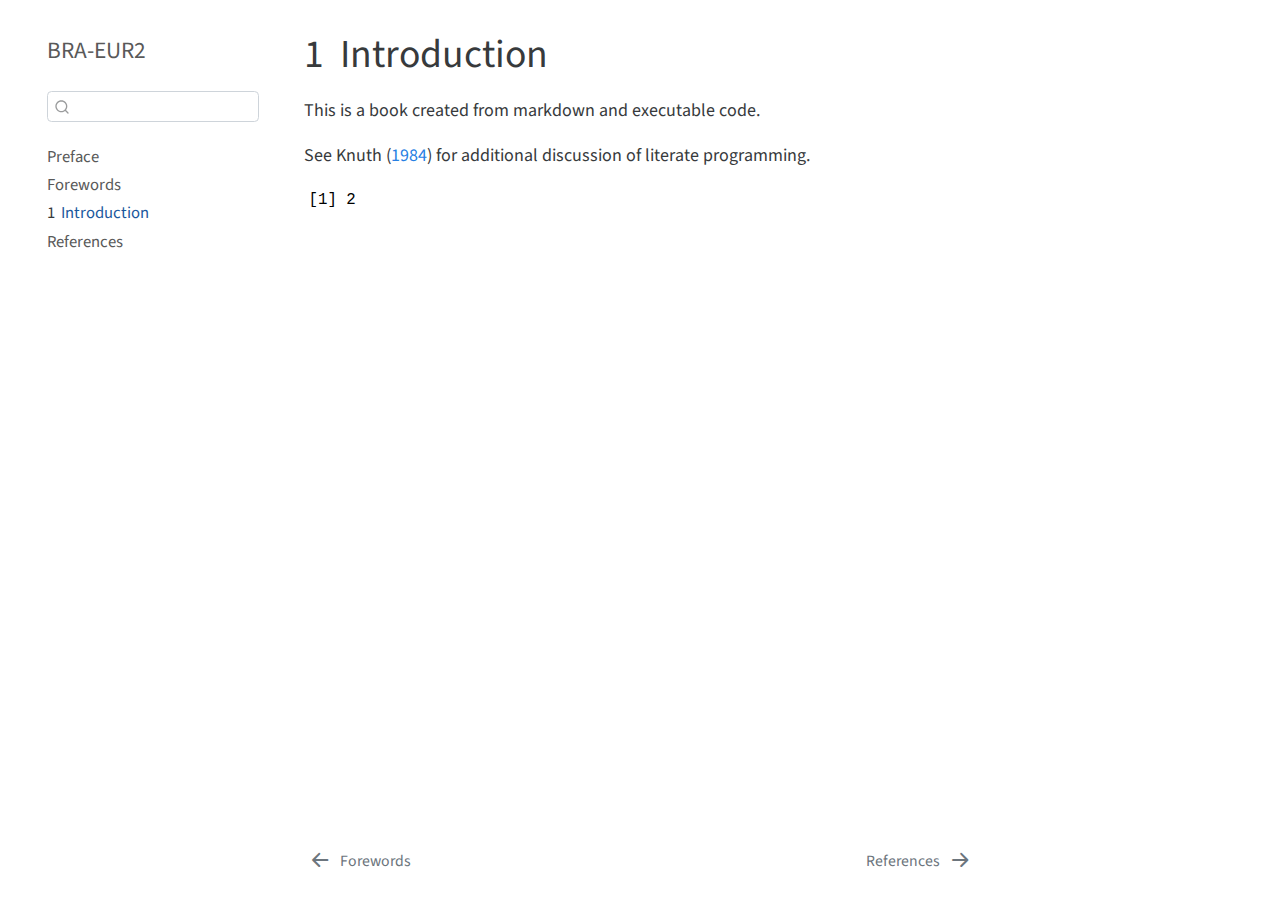
<file: docs/intro.html>
<!DOCTYPE html>
<html xmlns="http://www.w3.org/1999/xhtml" lang="en" xml:lang="en"><head>

<meta charset="utf-8">
<meta name="generator" content="quarto-1.0.37">

<meta name="viewport" content="width=device-width, initial-scale=1.0, user-scalable=yes">


<title>BRA-EUR2 - 1&nbsp; Introduction</title>
<style>
code{white-space: pre-wrap;}
span.smallcaps{font-variant: small-caps;}
span.underline{text-decoration: underline;}
div.column{display: inline-block; vertical-align: top; width: 50%;}
div.hanging-indent{margin-left: 1.5em; text-indent: -1.5em;}
ul.task-list{list-style: none;}
div.csl-bib-body { }
div.csl-entry {
  clear: both;
}
.hanging div.csl-entry {
  margin-left:2em;
  text-indent:-2em;
}
div.csl-left-margin {
  min-width:2em;
  float:left;
}
div.csl-right-inline {
  margin-left:2em;
  padding-left:1em;
}
div.csl-indent {
  margin-left: 2em;
}
</style>


<script src="site_libs/quarto-nav/quarto-nav.js"></script>
<script src="site_libs/quarto-nav/headroom.min.js"></script>
<script src="site_libs/clipboard/clipboard.min.js"></script>
<script src="site_libs/quarto-search/autocomplete.umd.js"></script>
<script src="site_libs/quarto-search/fuse.min.js"></script>
<script src="site_libs/quarto-search/quarto-search.js"></script>
<meta name="quarto:offset" content="./">
<link href="./references.html" rel="next">
<link href="./00-front-matters.html" rel="prev">
<script src="site_libs/quarto-html/quarto.js"></script>
<script src="site_libs/quarto-html/popper.min.js"></script>
<script src="site_libs/quarto-html/tippy.umd.min.js"></script>
<script src="site_libs/quarto-html/anchor.min.js"></script>
<link href="site_libs/quarto-html/tippy.css" rel="stylesheet">
<link href="site_libs/quarto-html/quarto-syntax-highlighting.css" rel="stylesheet" id="quarto-text-highlighting-styles">
<script src="site_libs/bootstrap/bootstrap.min.js"></script>
<link href="site_libs/bootstrap/bootstrap-icons.css" rel="stylesheet">
<link href="site_libs/bootstrap/bootstrap.min.css" rel="stylesheet" id="quarto-bootstrap" data-mode="light">
<script id="quarto-search-options" type="application/json">{
  "location": "sidebar",
  "copy-button": false,
  "collapse-after": 3,
  "panel-placement": "start",
  "type": "textbox",
  "limit": 20,
  "language": {
    "search-no-results-text": "No results",
    "search-matching-documents-text": "matching documents",
    "search-copy-link-title": "Copy link to search",
    "search-hide-matches-text": "Hide additional matches",
    "search-more-match-text": "more match in this document",
    "search-more-matches-text": "more matches in this document",
    "search-clear-button-title": "Clear",
    "search-detached-cancel-button-title": "Cancel",
    "search-submit-button-title": "Submit"
  }
}</script>


</head>

<body class="nav-sidebar floating">

<div id="quarto-search-results"></div>
  <header id="quarto-header" class="headroom fixed-top">
  <nav class="quarto-secondary-nav" data-bs-toggle="collapse" data-bs-target="#quarto-sidebar" aria-controls="quarto-sidebar" aria-expanded="false" aria-label="Toggle sidebar navigation" onclick="if (window.quartoToggleHeadroom) { window.quartoToggleHeadroom(); }">
    <div class="container-fluid d-flex justify-content-between">
      <h1 class="quarto-secondary-nav-title"><span class="chapter-number">1</span>&nbsp; <span class="chapter-title">Introduction</span></h1>
      <button type="button" class="quarto-btn-toggle btn" aria-label="Show secondary navigation">
        <i class="bi bi-chevron-right"></i>
      </button>
    </div>
  </nav>
</header>
<!-- content -->
<div id="quarto-content" class="quarto-container page-columns page-rows-contents page-layout-article">
<!-- sidebar -->
  <nav id="quarto-sidebar" class="sidebar collapse sidebar-navigation floating overflow-auto">
    <div class="pt-lg-2 mt-2 text-left sidebar-header">
    <div class="sidebar-title mb-0 py-0">
      <a href="./">BRA-EUR2</a> 
    </div>
      </div>
      <div class="mt-2 flex-shrink-0 align-items-center">
        <div class="sidebar-search">
        <div id="quarto-search" class="" title="Search"></div>
        </div>
      </div>
    <div class="sidebar-menu-container"> 
    <ul class="list-unstyled mt-1">
        <li class="sidebar-item">
  <div class="sidebar-item-container"> 
  <a href="./index.html" class="sidebar-item-text sidebar-link">Preface</a>
  </div>
</li>
        <li class="sidebar-item">
  <div class="sidebar-item-container"> 
  <a href="./00-front-matters.html" class="sidebar-item-text sidebar-link">Forewords</a>
  </div>
</li>
        <li class="sidebar-item">
  <div class="sidebar-item-container"> 
  <a href="./intro.html" class="sidebar-item-text sidebar-link active"><span class="chapter-number">1</span>&nbsp; <span class="chapter-title">Introduction</span></a>
  </div>
</li>
        <li class="sidebar-item">
  <div class="sidebar-item-container"> 
  <a href="./references.html" class="sidebar-item-text sidebar-link">References</a>
  </div>
</li>
    </ul>
    </div>
</nav>
<!-- margin-sidebar -->
    <div id="quarto-margin-sidebar" class="sidebar margin-sidebar">
        
    </div>
<!-- main -->
<main class="content" id="quarto-document-content">

<header id="title-block-header" class="quarto-title-block default">
<div class="quarto-title">
<h1 class="title d-none d-lg-block"><span class="chapter-number">1</span>&nbsp; <span class="chapter-title">Introduction</span></h1>
</div>



<div class="quarto-title-meta">

    
    
  </div>
  

</header>

<p>This is a book created from markdown and executable code.</p>
<p>See <span class="citation" data-cites="knuth84">Knuth (<a href="references.html#ref-knuth84" role="doc-biblioref">1984</a>)</span> for additional discussion of literate programming.</p>
<div class="cell">
<div class="cell-output cell-output-stdout">
<pre><code>[1] 2</code></pre>
</div>
</div>


<div id="refs" class="references csl-bib-body hanging-indent" role="doc-bibliography" style="display: none">
<div id="ref-knuth84" class="csl-entry" role="doc-biblioentry">
Knuth, Donald E. 1984. <span>“Literate Programming.”</span> <em>Comput. J.</em> 27 (2): 97–111. <a href="https://doi.org/10.1093/comjnl/27.2.97">https://doi.org/10.1093/comjnl/27.2.97</a>.
</div>
</div>

</main> <!-- /main -->
<script id="quarto-html-after-body" type="application/javascript">
window.document.addEventListener("DOMContentLoaded", function (event) {
  const toggleBodyColorMode = (bsSheetEl) => {
    const mode = bsSheetEl.getAttribute("data-mode");
    const bodyEl = window.document.querySelector("body");
    if (mode === "dark") {
      bodyEl.classList.add("quarto-dark");
      bodyEl.classList.remove("quarto-light");
    } else {
      bodyEl.classList.add("quarto-light");
      bodyEl.classList.remove("quarto-dark");
    }
  }
  const toggleBodyColorPrimary = () => {
    const bsSheetEl = window.document.querySelector("link#quarto-bootstrap");
    if (bsSheetEl) {
      toggleBodyColorMode(bsSheetEl);
    }
  }
  toggleBodyColorPrimary();  
  const icon = "";
  const anchorJS = new window.AnchorJS();
  anchorJS.options = {
    placement: 'right',
    icon: icon
  };
  anchorJS.add('.anchored');
  const clipboard = new window.ClipboardJS('.code-copy-button', {
    target: function(trigger) {
      return trigger.previousElementSibling;
    }
  });
  clipboard.on('success', function(e) {
    // button target
    const button = e.trigger;
    // don't keep focus
    button.blur();
    // flash "checked"
    button.classList.add('code-copy-button-checked');
    var currentTitle = button.getAttribute("title");
    button.setAttribute("title", "Copied!");
    setTimeout(function() {
      button.setAttribute("title", currentTitle);
      button.classList.remove('code-copy-button-checked');
    }, 1000);
    // clear code selection
    e.clearSelection();
  });
  function tippyHover(el, contentFn) {
    const config = {
      allowHTML: true,
      content: contentFn,
      maxWidth: 500,
      delay: 100,
      arrow: false,
      appendTo: function(el) {
          return el.parentElement;
      },
      interactive: true,
      interactiveBorder: 10,
      theme: 'quarto',
      placement: 'bottom-start'
    };
    window.tippy(el, config); 
  }
  const noterefs = window.document.querySelectorAll('a[role="doc-noteref"]');
  for (var i=0; i<noterefs.length; i++) {
    const ref = noterefs[i];
    tippyHover(ref, function() {
      let href = ref.getAttribute('href');
      try { href = new URL(href).hash; } catch {}
      const id = href.replace(/^#\/?/, "");
      const note = window.document.getElementById(id);
      return note.innerHTML;
    });
  }
  var bibliorefs = window.document.querySelectorAll('a[role="doc-biblioref"]');
  for (var i=0; i<bibliorefs.length; i++) {
    const ref = bibliorefs[i];
    const cites = ref.parentNode.getAttribute('data-cites').split(' ');
    tippyHover(ref, function() {
      var popup = window.document.createElement('div');
      cites.forEach(function(cite) {
        var citeDiv = window.document.createElement('div');
        citeDiv.classList.add('hanging-indent');
        citeDiv.classList.add('csl-entry');
        var biblioDiv = window.document.getElementById('ref-' + cite);
        if (biblioDiv) {
          citeDiv.innerHTML = biblioDiv.innerHTML;
        }
        popup.appendChild(citeDiv);
      });
      return popup.innerHTML;
    });
  }
});
</script>
<nav class="page-navigation">
  <div class="nav-page nav-page-previous">
      <a href="./00-front-matters.html" class="pagination-link">
        <i class="bi bi-arrow-left-short"></i> <span class="nav-page-text">Forewords</span>
      </a>          
  </div>
  <div class="nav-page nav-page-next">
      <a href="./references.html" class="pagination-link">
        <span class="nav-page-text">References</span> <i class="bi bi-arrow-right-short"></i>
      </a>
  </div>
</nav>
</div> <!-- /content -->



</body></html>
</file>
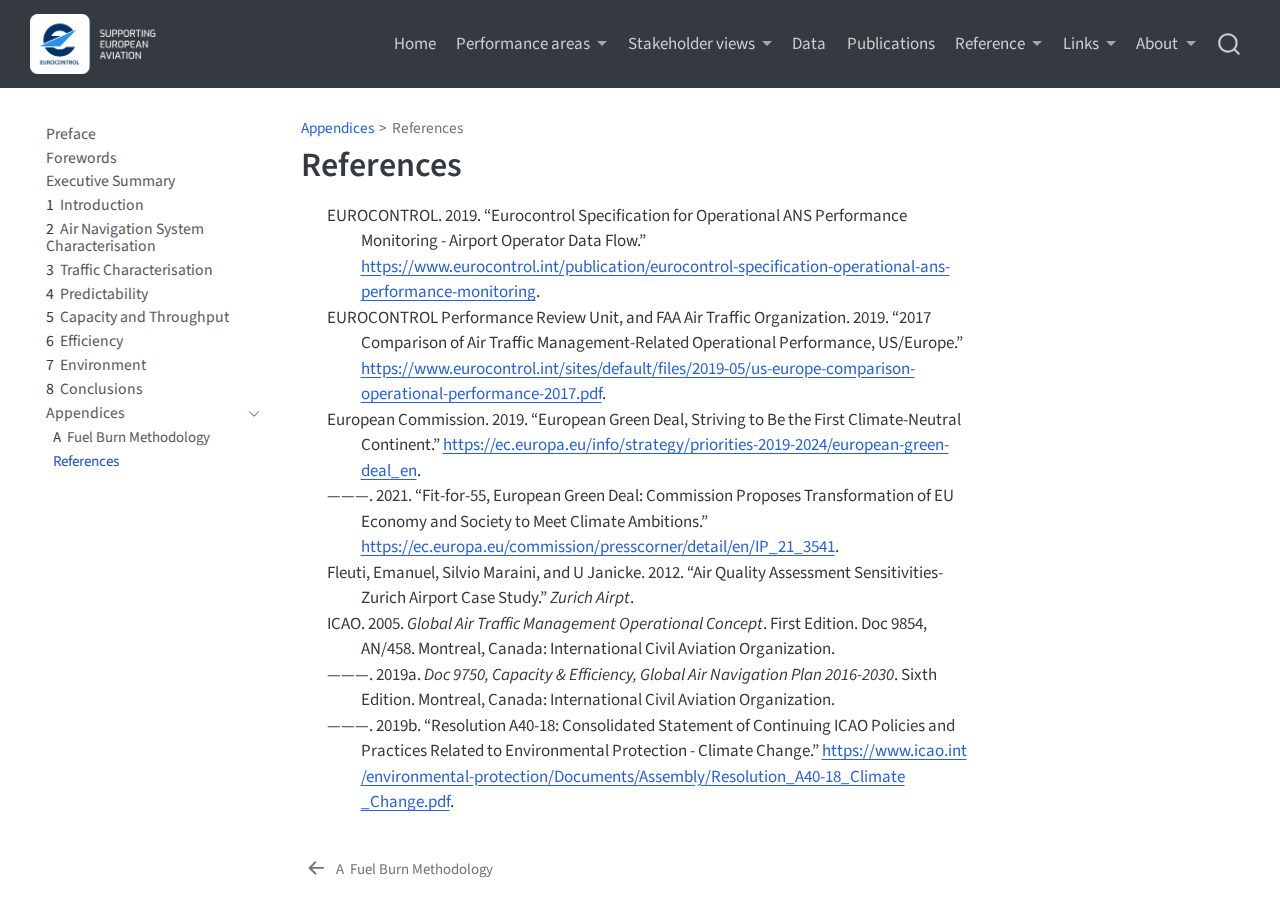
<file: docs/references.html>
<!DOCTYPE html>
<html xmlns="http://www.w3.org/1999/xhtml" lang="en" xml:lang="en"><head>

<meta charset="utf-8">
<meta name="generator" content="quarto-1.6.39">

<meta name="viewport" content="width=device-width, initial-scale=1.0, user-scalable=yes">


<title>References – Brazil/Europe Comparison of Operational ANS Performance</title>
<style>
code{white-space: pre-wrap;}
span.smallcaps{font-variant: small-caps;}
div.columns{display: flex; gap: min(4vw, 1.5em);}
div.column{flex: auto; overflow-x: auto;}
div.hanging-indent{margin-left: 1.5em; text-indent: -1.5em;}
ul.task-list{list-style: none;}
ul.task-list li input[type="checkbox"] {
  width: 0.8em;
  margin: 0 0.8em 0.2em -1em; /* quarto-specific, see https://github.com/quarto-dev/quarto-cli/issues/4556 */ 
  vertical-align: middle;
}
/* CSS for citations */
div.csl-bib-body { }
div.csl-entry {
  clear: both;
}
.hanging-indent div.csl-entry {
  margin-left:2em;
  text-indent:-2em;
}
div.csl-left-margin {
  min-width:2em;
  float:left;
}
div.csl-right-inline {
  margin-left:2em;
  padding-left:1em;
}
div.csl-indent {
  margin-left: 2em;
}</style>


<script src="site_libs/quarto-nav/quarto-nav.js"></script>
<script src="site_libs/quarto-nav/headroom.min.js"></script>
<script src="site_libs/clipboard/clipboard.min.js"></script>
<script src="site_libs/quarto-search/autocomplete.umd.js"></script>
<script src="site_libs/quarto-search/fuse.min.js"></script>
<script src="site_libs/quarto-search/quarto-search.js"></script>
<meta name="quarto:offset" content="./">
<link href="./90-back-matters.html" rel="prev">
<script src="site_libs/quarto-html/quarto.js"></script>
<script src="site_libs/quarto-html/popper.min.js"></script>
<script src="site_libs/quarto-html/tippy.umd.min.js"></script>
<script src="site_libs/quarto-html/anchor.min.js"></script>
<link href="site_libs/quarto-html/tippy.css" rel="stylesheet">
<link href="site_libs/quarto-html/quarto-syntax-highlighting-e26003cea8cd680ca0c55a263523d882.css" rel="stylesheet" id="quarto-text-highlighting-styles">
<script src="site_libs/bootstrap/bootstrap.min.js"></script>
<link href="site_libs/bootstrap/bootstrap-icons.css" rel="stylesheet">
<link href="site_libs/bootstrap/bootstrap-094b2ac33dd8b996e7c9015af1b1259d.min.css" rel="stylesheet" append-hash="true" id="quarto-bootstrap" data-mode="light">
<script src="site_libs/quarto-contrib/iconify-3.0.0/iconify-icon.min.js"></script>
<script id="quarto-search-options" type="application/json">{
  "location": "navbar",
  "copy-button": false,
  "collapse-after": 3,
  "panel-placement": "end",
  "type": "overlay",
  "limit": 50,
  "keyboard-shortcut": [
    "f",
    "/",
    "s"
  ],
  "show-item-context": false,
  "language": {
    "search-no-results-text": "No results",
    "search-matching-documents-text": "matching documents",
    "search-copy-link-title": "Copy link to search",
    "search-hide-matches-text": "Hide additional matches",
    "search-more-match-text": "more match in this document",
    "search-more-matches-text": "more matches in this document",
    "search-clear-button-title": "Clear",
    "search-text-placeholder": "",
    "search-detached-cancel-button-title": "Cancel",
    "search-submit-button-title": "Submit",
    "search-label": "Search"
  }
}</script>
<link rel="stylesheet" href="https://cdnjs.cloudflare.com/ajax/libs/font-awesome/5.15.4/css/all.min.css">
<style>
  .navbar-logo {
    max-height: 60px;
  }
</style>
<style>
/* Styles added by the columns.lua pandoc filter */
  .columns :first-child {margin-top: 0;}
  .column-span + * {margin-top: 0;}
</style>


</head>

<body class="nav-sidebar floating nav-fixed">

<div id="quarto-search-results"></div>
  <header id="quarto-header" class="headroom fixed-top">
    <nav class="navbar navbar-expand-lg " data-bs-theme="dark">
      <div class="navbar-container container-fluid">
      <div class="navbar-brand-container mx-auto">
    <a href="./index.html" class="navbar-brand navbar-brand-logo">
    <img src="./media/EUROCONTROL-logo-standard-rgb.png" alt="" class="navbar-logo">
    </a>
  </div>
            <div id="quarto-search" class="" title="Search"></div>
          <button class="navbar-toggler" type="button" data-bs-toggle="collapse" data-bs-target="#navbarCollapse" aria-controls="navbarCollapse" role="menu" aria-expanded="false" aria-label="Toggle navigation" onclick="if (window.quartoToggleHeadroom) { window.quartoToggleHeadroom(); }">
  <span class="navbar-toggler-icon"></span>
</button>
          <div class="collapse navbar-collapse" id="navbarCollapse">
            <ul class="navbar-nav navbar-nav-scroll ms-auto">
  <li class="nav-item">
    <a class="nav-link" href="https://ansperformance.eu/"> 
<span class="menu-text">Home</span></a>
  </li>  
  <li class="nav-item dropdown ">
    <a class="nav-link dropdown-toggle" href="#" id="nav-menu-performance-areas" role="link" data-bs-toggle="dropdown" aria-expanded="false">
 <span class="menu-text">Performance areas</span>
    </a>
    <ul class="dropdown-menu dropdown-menu-end" aria-labelledby="nav-menu-performance-areas">    
        <li>
    <a class="dropdown-item" href="https://www.eurocontrol.int/Economics/BalancedScorecard.html">
 <span class="dropdown-text"><iconify-icon role="img" inline="" icon="fa6-solid:th" aria-label="Icon th from fa6-solid Iconify.design set." title="Icon th from fa6-solid Iconify.design set."></iconify-icon>&nbsp;Balanced scorecard</span></a>
  </li>  
        <li>
    <a class="dropdown-item" href="https://ansperformance.eu/traffic/">
 <span class="dropdown-text"><iconify-icon role="img" inline="" icon="fa6-solid:plane-departure" aria-label="Icon plane-departure from fa6-solid Iconify.design set." title="Icon plane-departure from fa6-solid Iconify.design set."></iconify-icon>&nbsp;Traffic</span></a>
  </li>  
        <li>
    <a class="dropdown-item" href="https://www.eurocontrol.int/Economics/DailyTrafficVariation-States.html">
 <span class="dropdown-text">&nbsp;&nbsp;&nbsp;&nbsp;<span style="font-weight: normal">Daily traffic dashboard</span></span></a>
  </li>  
        <li>
    <a class="dropdown-item" href="https://www.eurocontrol.int/ServiceUnits/Dashboard/EnRouteMainDashboard.html">
 <span class="dropdown-text">&nbsp;&nbsp;&nbsp;<span style="font-weight: normal">Service units</span></span></a>
  </li>  
        <li>
    <a class="dropdown-item" href="https://ansperformance.eu/traffic/statfor/">
 <span class="dropdown-text">&nbsp;&nbsp;&nbsp;<span style="font-weight: normal">Traffic forecast</span></span></a>
  </li>  
        <li>
    <a class="dropdown-item" href="https://ansperformance.eu/traffic/punctuality/">
 <span class="dropdown-text"><iconify-icon role="img" inline="" icon="fa6-solid:calendar" aria-label="Icon calendar from fa6-solid Iconify.design set." title="Icon calendar from fa6-solid Iconify.design set."></iconify-icon>&nbsp;Punctuality</span></a>
  </li>  
        <li>
    <a class="dropdown-item" href="https://www.eurocontrol.int/Economics/DailyPunctuality-States.html">
 <span class="dropdown-text">&nbsp;&nbsp;&nbsp;&nbsp;<span style="font-weight: normal">Daily punctuality dashboard</span></span></a>
  </li>  
        <li>
    <a class="dropdown-item" href="https://ansperformance.eu/traffic/punctuality/#eurocontrol-area-network-view-1">
 <span class="dropdown-text">&nbsp;&nbsp;&nbsp;<span style="font-weight: normal">Network punctuality</span></span></a>
  </li>  
        <li>
    <a class="dropdown-item" href="https://ansperformance.eu/traffic/punctuality/#state-view-1">
 <span class="dropdown-text">&nbsp;&nbsp;&nbsp;<span style="font-weight: normal">State &amp; airport punctuality</span></span></a>
  </li>  
        <li>
    <a class="dropdown-item" href="https://ansperformance.eu/capacity/">
 <span class="dropdown-text"><iconify-icon role="img" inline="" icon="fa6-solid:clock" aria-label="Icon clock from fa6-solid Iconify.design set." title="Icon clock from fa6-solid Iconify.design set."></iconify-icon>&nbsp;En-route &amp; airport delays</span></a>
  </li>  
        <li>
    <a class="dropdown-item" href="https://www.eurocontrol.int/Economics/DailyDelay-States.html">
 <span class="dropdown-text">&nbsp;&nbsp;&nbsp;&nbsp;<span style="font-weight: normal">Daily ATFM delays dashboard</span></span></a>
  </li>  
        <li>
    <a class="dropdown-item" href="https://ansperformance.eu/capacity/atfm_ert/">
 <span class="dropdown-text">&nbsp;&nbsp;&nbsp;<span style="font-weight: normal">En-route ATFM delays</span></span></a>
  </li>  
        <li>
    <a class="dropdown-item" href="https://ansperformance.eu/capacity/atfm_apt/">
 <span class="dropdown-text">&nbsp;&nbsp;&nbsp;<span style="font-weight: normal">Airport ATFM delays</span></span></a>
  </li>  
        <li>
    <a class="dropdown-item" href="https://ansperformance.eu/capacity/tot_dly">
 <span class="dropdown-text">&nbsp;&nbsp;&nbsp;<span style="font-weight: normal">All-causes delays</span></span></a>
  </li>  
        <li>
    <a class="dropdown-item" href="https://ansperformance.eu/efficiency/">
 <span class="dropdown-text"><iconify-icon role="img" inline="" icon="fa6-solid:leaf" aria-label="Icon leaf from fa6-solid Iconify.design set." title="Icon leaf from fa6-solid Iconify.design set."></iconify-icon>&nbsp;Efficiency &amp; environment</span></a>
  </li>  
        <li>
    <a class="dropdown-item" href="https://ansperformance.eu/efficiency/emissions/">
 <span class="dropdown-text">&nbsp;&nbsp;&nbsp;<span style="font-weight: normal">CO<sub>2</sub> emissions</span></span></a>
  </li>  
        <li>
    <a class="dropdown-item" href="https://ansperformance.eu/efficiency/hfe/">
 <span class="dropdown-text">&nbsp;&nbsp;&nbsp;<span style="font-weight: normal">Horizontal flight efficiency</span></span></a>
  </li>  
        <li>
    <a class="dropdown-item" href="https://ansperformance.eu/efficiency/vfe/">
 <span class="dropdown-text">&nbsp;&nbsp;&nbsp;<span style="font-weight: normal">Vertical flight efficiency</span></span></a>
  </li>  
        <li>
    <a class="dropdown-item" href="https://ansperformance.eu/efficiency/asma/">
 <span class="dropdown-text">&nbsp;&nbsp;&nbsp;<span style="font-weight: normal">Terminal holdings</span></span></a>
  </li>  
        <li>
    <a class="dropdown-item" href="https://ansperformance.eu/efficiency/taxiout/">
 <span class="dropdown-text">&nbsp;&nbsp;&nbsp;<span style="font-weight: normal">Taxi-out</span></span></a>
  </li>  
        <li>
    <a class="dropdown-item" href="https://ansperformance.eu/efficiency/taxiin/">
 <span class="dropdown-text">&nbsp;&nbsp;&nbsp;<span style="font-weight: normal">Taxi-in</span></span></a>
  </li>  
        <li>
    <a class="dropdown-item" href="https://ansperformance.eu/economics/">
 <span class="dropdown-text"><iconify-icon role="img" inline="" icon="fa6-solid:euro-sign" aria-label="Icon euro-sign from fa6-solid Iconify.design set." title="Icon euro-sign from fa6-solid Iconify.design set."></iconify-icon>&nbsp;Economics</span></a>
  </li>  
        <li>
    <a class="dropdown-item" href="https://ansperformance.eu/economics/ace-overview/">
 <span class="dropdown-text">&nbsp;&nbsp;&nbsp;<span style="font-weight: normal">ATM cost-effectiveness (ACE)</span></span></a>
  </li>  
        <li>
    <a class="dropdown-item" href="https://www.eurocontrol.int/ServiceUnits/Dashboard/EnRouteUnitRates.html">
 <span class="dropdown-text">&nbsp;&nbsp;&nbsp;<span style="font-weight: normal">Unit rates and costs</span></span></a>
  </li>  
        <li>
    <a class="dropdown-item" href="https://www.eurocontrol.int/ServiceUnits/Dashboard/EnRouteMainDashboard.html">
 <span class="dropdown-text">&nbsp;&nbsp;&nbsp;<span style="font-weight: normal">Service units</span></span></a>
  </li>  
        <li>
    <a class="dropdown-item" href="https://ansperformance.eu/economics/finance/">
 <span class="dropdown-text">&nbsp;&nbsp;&nbsp;<span style="font-weight: normal">ANSPs financial dashboard</span></span></a>
  </li>  
        <li>
    <a class="dropdown-item" href="https://ansperformance.eu/economics/cba/">
 <span class="dropdown-text">&nbsp;&nbsp;&nbsp;<span style="font-weight: normal">Standard Inputs for Economic Analyses</span></span></a>
  </li>  
    </ul>
  </li>
  <li class="nav-item dropdown ">
    <a class="nav-link dropdown-toggle" href="#" id="nav-menu-stakeholder-views" role="link" data-bs-toggle="dropdown" aria-expanded="false">
 <span class="menu-text">Stakeholder views</span>
    </a>
    <ul class="dropdown-menu dropdown-menu-end" aria-labelledby="nav-menu-stakeholder-views">    
        <li>
    <a class="dropdown-item" href="https://ansperformance.eu/dashboard/stakeholder/airport/">
 <span class="dropdown-text"><iconify-icon role="img" inline="" icon="fa6-solid:plane-arrival" aria-label="Icon plane-arrival from fa6-solid Iconify.design set." title="Icon plane-arrival from fa6-solid Iconify.design set."></iconify-icon>&nbsp;Airports</span></a>
  </li>  
        <li>
    <a class="dropdown-item" href="https://ansperformance.eu/dashboard/stakeholder/ansp/">
 <span class="dropdown-text"><iconify-icon role="img" inline="" icon="fa6-solid:compass" aria-label="Icon compass from fa6-solid Iconify.design set." title="Icon compass from fa6-solid Iconify.design set."></iconify-icon>&nbsp;Air navigation service provider</span></a>
  </li>  
        <li>
    <a class="dropdown-item" href="https://ansperformance.eu/dashboard/stakeholder/state/">
 <span class="dropdown-text"><iconify-icon role="img" inline="" icon="fa6-solid:globe" aria-label="Icon globe from fa6-solid Iconify.design set." title="Icon globe from fa6-solid Iconify.design set."></iconify-icon>&nbsp;States</span></a>
  </li>  
    </ul>
  </li>
  <li class="nav-item">
    <a class="nav-link" href="https://ansperformance.eu/data/"> 
<span class="menu-text">Data</span></a>
  </li>  
  <li class="nav-item">
    <a class="nav-link" href="https://ansperformance.eu/publications/"> 
<span class="menu-text">Publications</span></a>
  </li>  
  <li class="nav-item dropdown ">
    <a class="nav-link dropdown-toggle" href="#" id="nav-menu-reference" role="link" data-bs-toggle="dropdown" aria-expanded="false">
 <span class="menu-text">Reference</span>
    </a>
    <ul class="dropdown-menu dropdown-menu-end" aria-labelledby="nav-menu-reference">    
        <li>
    <a class="dropdown-item" href="https://ansperformance.eu/definition/">
 <span class="dropdown-text"><iconify-icon role="img" inline="" icon="fa6-solid:marker" aria-label="Icon marker from fa6-solid Iconify.design set." title="Icon marker from fa6-solid Iconify.design set."></iconify-icon>&nbsp;Definitions</span></a>
  </li>  
        <li>
    <a class="dropdown-item" href="https://ansperformance.eu/methodology/">
 <span class="dropdown-text"><iconify-icon role="img" inline="" icon="fa6-solid:wrench" aria-label="Icon wrench from fa6-solid Iconify.design set." title="Icon wrench from fa6-solid Iconify.design set."></iconify-icon>&nbsp;Methodology</span></a>
  </li>  
        <li>
    <a class="dropdown-item" href="https://ansperformance.eu/acronym/">
 <span class="dropdown-text"><iconify-icon role="img" inline="" icon="fa6-solid:quote-left" aria-label="Icon quote-left from fa6-solid Iconify.design set." title="Icon quote-left from fa6-solid Iconify.design set."></iconify-icon>&nbsp;Acronyms</span></a>
  </li>  
        <li>
    <a class="dropdown-item" href="https://ansperformance.eu/bibliography/">
 <span class="dropdown-text"><iconify-icon role="img" inline="" icon="fa6-solid:book" aria-label="Icon book from fa6-solid Iconify.design set." title="Icon book from fa6-solid Iconify.design set."></iconify-icon>&nbsp;Bibliography</span></a>
  </li>  
    </ul>
  </li>
  <li class="nav-item dropdown ">
    <a class="nav-link dropdown-toggle" href="#" id="nav-menu-links" role="link" data-bs-toggle="dropdown" aria-expanded="false">
 <span class="menu-text">Links</span>
    </a>
    <ul class="dropdown-menu dropdown-menu-end" aria-labelledby="nav-menu-links">    
        <li>
    <a class="dropdown-item" href="https://www.eurocontrol.int/">
 <span class="dropdown-text">EUROCONTROL <i class="fas fa-xs fa-external-link-alt"></i></span></a>
  </li>  
        <li>
    <a class="dropdown-item" href="https://www.eurocontrol.int/prudata/dashboard/">
 <span class="dropdown-text">Single European Sky (SES) portal <i class="fas fa-xs fa-external-link-alt"></i></span></a>
  </li>  
        <li>
    <a class="dropdown-item" href="https://www4.icao.int/ganpportal/">
 <span class="dropdown-text">ICAO GANP <i class="fas fa-xs fa-external-link-alt"></i></span></a>
  </li>  
        <li>
    <a class="dropdown-item" href="https://ext.eurocontrol.int/connectivity_web/from">
 <span class="dropdown-text">Connectivity dashboard <i class="fas fa-xs fa-external-link-alt"></i></span></a>
  </li>  
        <li>
    <a class="dropdown-item" href="https://ansperformance.eu/transformation/">
 <span class="dropdown-text">PRC Transformation Strategy</span></a>
  </li>  
        <li>
    <a class="dropdown-item" href="https://opdi.aero">
 <span class="dropdown-text">PRC Open Performance Data Initiative</span></a>
  </li>  
    </ul>
  </li>
  <li class="nav-item dropdown ">
    <a class="nav-link dropdown-toggle" href="#" id="nav-menu-about" role="link" data-bs-toggle="dropdown" aria-expanded="false">
 <span class="menu-text">About</span>
    </a>
    <ul class="dropdown-menu dropdown-menu-end" aria-labelledby="nav-menu-about">    
        <li>
    <a class="dropdown-item" href="https://ansperformance.eu/about/prc/">
 <span class="dropdown-text">About the PRC</span></a>
  </li>  
        <li>
    <a class="dropdown-item" href="https://ansperformance.eu/about/aiu/">
 <span class="dropdown-text">About the AIU</span></a>
  </li>  
        <li>
    <a class="dropdown-item" href="https://ansperformance.eu/about/us/">
 <span class="dropdown-text">About the PRU</span></a>
  </li>  
        <li>
    <a class="dropdown-item" href="https://ansperformance.eu/post/">
 <span class="dropdown-text">Release notes</span></a>
  </li>  
        <li>
    <a class="dropdown-item" href="https://ansperformance.eu/about/disclaimer/">
 <span class="dropdown-text">Disclaimer</span></a>
  </li>  
    </ul>
  </li>
</ul>
          </div> <!-- /navcollapse -->
            <div class="quarto-navbar-tools">
</div>
      </div> <!-- /container-fluid -->
    </nav>
  <nav class="quarto-secondary-nav">
    <div class="container-fluid d-flex">
      <button type="button" class="quarto-btn-toggle btn" data-bs-toggle="collapse" role="button" data-bs-target=".quarto-sidebar-collapse-item" aria-controls="quarto-sidebar" aria-expanded="false" aria-label="Toggle sidebar navigation" onclick="if (window.quartoToggleHeadroom) { window.quartoToggleHeadroom(); }">
        <i class="bi bi-layout-text-sidebar-reverse"></i>
      </button>
        <nav class="quarto-page-breadcrumbs" aria-label="breadcrumb"><ol class="breadcrumb"><li class="breadcrumb-item"><a href="./90-back-matters.html">Appendices</a></li><li class="breadcrumb-item"><a href="./references.html">References</a></li></ol></nav>
        <a class="flex-grow-1" role="navigation" data-bs-toggle="collapse" data-bs-target=".quarto-sidebar-collapse-item" aria-controls="quarto-sidebar" aria-expanded="false" aria-label="Toggle sidebar navigation" onclick="if (window.quartoToggleHeadroom) { window.quartoToggleHeadroom(); }">      
        </a>
    </div>
  </nav>
</header>
<!-- content -->
<div id="quarto-content" class="quarto-container page-columns page-rows-contents page-layout-article page-navbar">
<!-- sidebar -->
  <nav id="quarto-sidebar" class="sidebar collapse collapse-horizontal quarto-sidebar-collapse-item sidebar-navigation floating overflow-auto">
    <div class="sidebar-menu-container"> 
    <ul class="list-unstyled mt-1">
        <li class="sidebar-item">
  <div class="sidebar-item-container"> 
  <a href="./index.html" class="sidebar-item-text sidebar-link">
 <span class="menu-text">Preface</span></a>
  </div>
</li>
        <li class="sidebar-item">
  <div class="sidebar-item-container"> 
  <a href="./00-front-matters.html" class="sidebar-item-text sidebar-link">
 <span class="menu-text">Forewords</span></a>
  </div>
</li>
        <li class="sidebar-item">
  <div class="sidebar-item-container"> 
  <a href="./00-executive.html" class="sidebar-item-text sidebar-link">
 <span class="menu-text">Executive Summary</span></a>
  </div>
</li>
        <li class="sidebar-item">
  <div class="sidebar-item-container"> 
  <a href="./01-intro.html" class="sidebar-item-text sidebar-link">
 <span class="menu-text"><span class="chapter-number">1</span>&nbsp; <span class="chapter-title">Introduction</span></span></a>
  </div>
</li>
        <li class="sidebar-item">
  <div class="sidebar-item-container"> 
  <a href="./02-system-overview.html" class="sidebar-item-text sidebar-link">
 <span class="menu-text"><span class="chapter-number">2</span>&nbsp; <span class="chapter-title">Air Navigation System Characterisation</span></span></a>
  </div>
</li>
        <li class="sidebar-item">
  <div class="sidebar-item-container"> 
  <a href="./03-traffic-characterisation.html" class="sidebar-item-text sidebar-link">
 <span class="menu-text"><span class="chapter-number">3</span>&nbsp; <span class="chapter-title">Traffic Characterisation</span></span></a>
  </div>
</li>
        <li class="sidebar-item">
  <div class="sidebar-item-container"> 
  <a href="./04-predictability.html" class="sidebar-item-text sidebar-link">
 <span class="menu-text"><span class="chapter-number">4</span>&nbsp; <span class="chapter-title">Predictability</span></span></a>
  </div>
</li>
        <li class="sidebar-item">
  <div class="sidebar-item-container"> 
  <a href="./05-capacity.html" class="sidebar-item-text sidebar-link">
 <span class="menu-text"><span class="chapter-number">5</span>&nbsp; <span class="chapter-title">Capacity and Throughput</span></span></a>
  </div>
</li>
        <li class="sidebar-item">
  <div class="sidebar-item-container"> 
  <a href="./06-efficiency.html" class="sidebar-item-text sidebar-link">
 <span class="menu-text"><span class="chapter-number">6</span>&nbsp; <span class="chapter-title">Efficiency</span></span></a>
  </div>
</li>
        <li class="sidebar-item">
  <div class="sidebar-item-container"> 
  <a href="./07-environment.html" class="sidebar-item-text sidebar-link">
 <span class="menu-text"><span class="chapter-number">7</span>&nbsp; <span class="chapter-title">Environment</span></span></a>
  </div>
</li>
        <li class="sidebar-item">
  <div class="sidebar-item-container"> 
  <a href="./08-conclusions.html" class="sidebar-item-text sidebar-link">
 <span class="menu-text"><span class="chapter-number">8</span>&nbsp; <span class="chapter-title">Conclusions</span></span></a>
  </div>
</li>
        <li class="sidebar-item sidebar-item-section">
      <div class="sidebar-item-container"> 
            <a class="sidebar-item-text sidebar-link text-start" data-bs-toggle="collapse" data-bs-target="#quarto-sidebar-section-1" role="navigation" aria-expanded="true">
 <span class="menu-text">Appendices</span></a>
          <a class="sidebar-item-toggle text-start" data-bs-toggle="collapse" data-bs-target="#quarto-sidebar-section-1" role="navigation" aria-expanded="true" aria-label="Toggle section">
            <i class="bi bi-chevron-right ms-2"></i>
          </a> 
      </div>
      <ul id="quarto-sidebar-section-1" class="collapse list-unstyled sidebar-section depth1 show">  
          <li class="sidebar-item">
  <div class="sidebar-item-container"> 
  <a href="./90-back-matters.html" class="sidebar-item-text sidebar-link">
 <span class="menu-text"><span class="chapter-number">A</span>&nbsp; <span class="chapter-title">Fuel Burn Methodology</span></span></a>
  </div>
</li>
          <li class="sidebar-item">
  <div class="sidebar-item-container"> 
  <a href="./references.html" class="sidebar-item-text sidebar-link active">
 <span class="menu-text">References</span></a>
  </div>
</li>
      </ul>
  </li>
    </ul>
    </div>
</nav>
<div id="quarto-sidebar-glass" class="quarto-sidebar-collapse-item" data-bs-toggle="collapse" data-bs-target=".quarto-sidebar-collapse-item"></div>
<!-- margin-sidebar -->
    <div id="quarto-margin-sidebar" class="sidebar margin-sidebar zindex-bottom">
        
    </div>
<!-- main -->
<main class="content" id="quarto-document-content">

<header id="title-block-header" class="quarto-title-block default"><nav class="quarto-page-breadcrumbs quarto-title-breadcrumbs d-none d-lg-block" aria-label="breadcrumb"><ol class="breadcrumb"><li class="breadcrumb-item"><a href="./90-back-matters.html">Appendices</a></li><li class="breadcrumb-item"><a href="./references.html">References</a></li></ol></nav>
<div class="quarto-title">
<h1 class="title">References</h1>
</div>



<div class="quarto-title-meta">

    
  
    
  </div>
  


</header>


<div id="refs" class="references csl-bib-body hanging-indent" data-entry-spacing="0" role="list">
<div id="ref-apdf-v1-2019" class="csl-entry" role="listitem">
EUROCONTROL. 2019. <span>“Eurocontrol Specification for Operational ANS
Performance Monitoring - Airport Operator Data Flow.”</span> <a href="https://www.eurocontrol.int/publication/eurocontrol-specification-operational-ans-performance-monitoring">https://www.eurocontrol.int/publication/eurocontrol-specification-operational-ans-performance-monitoring</a>.
</div>
<div id="ref-US-EU-comparison2017" class="csl-entry" role="listitem">
EUROCONTROL Performance Review Unit, and FAA Air Traffic Organization.
2019. <span>“2017 Comparison of Air Traffic Management-Related
Operational Performance, US/Europe.”</span> <a href="https://www.eurocontrol.int/sites/default/files/2019-05/us-europe-comparison-operational-performance-2017.pdf">https://www.eurocontrol.int/sites/default/files/2019-05/us-europe-comparison-operational-performance-2017.pdf</a>.
</div>
<div id="ref-europeancommission2019" class="csl-entry" role="listitem">
European Commission. 2019. <span>“European Green Deal, Striving to Be
the First Climate-Neutral Continent.”</span> <a href="https://ec.europa.eu/info/strategy/priorities-2019-2024/european-green-deal_en">https://ec.europa.eu/info/strategy/priorities-2019-2024/european-green-deal_en</a>.
</div>
<div id="ref-europeancommission2021" class="csl-entry" role="listitem">
———. 2021. <span>“Fit-for-55, European Green Deal: Commission Proposes
Transformation of EU Economy and Society to Meet Climate
Ambitions.”</span> <a href="https://ec.europa.eu/commission/presscorner/detail/en/IP_21_3541">https://ec.europa.eu/commission/presscorner/detail/en/IP_21_3541</a>.
</div>
<div id="ref-fleuti_2012_airquality" class="csl-entry" role="listitem">
Fleuti, Emanuel, Silvio Maraini, and U Janicke. 2012. <span>“Air Quality
Assessment Sensitivities-Zurich Airport Case Study.”</span> <em>Zurich
Airpt</em>.
</div>
<div id="ref-icaodoc98542005" class="csl-entry" role="listitem">
ICAO. 2005. <em>Global Air Traffic Management Operational Concept</em>.
First Edition. Doc 9854, AN/458. Montreal, Canada: International Civil
Aviation Organization.
</div>
<div id="ref-icaodoc97502019" class="csl-entry" role="listitem">
———. 2019a. <em>Doc 9750, Capacity &amp; Efficiency, Global Air
Navigation Plan 2016-2030</em>. Sixth Edition. Montreal, Canada:
International Civil Aviation Organization.
</div>
<div id="ref-icao2019" class="csl-entry" role="listitem">
———. 2019b. <span>“Resolution A40-18: Consolidated Statement of
Continuing ICAO Policies and Practices Related to Environmental
Protection - Climate Change.”</span> <a href="https://www.icao.int /environmental-protection/Documents/Assembly/Resolution_A40-18_Climate _Change.pdf">https://www.icao.int
/environmental-protection/Documents/Assembly/Resolution_A40-18_Climate
_Change.pdf</a>.
</div>
</div>



</main> <!-- /main -->
<script id="quarto-html-after-body" type="application/javascript">
window.document.addEventListener("DOMContentLoaded", function (event) {
  const toggleBodyColorMode = (bsSheetEl) => {
    const mode = bsSheetEl.getAttribute("data-mode");
    const bodyEl = window.document.querySelector("body");
    if (mode === "dark") {
      bodyEl.classList.add("quarto-dark");
      bodyEl.classList.remove("quarto-light");
    } else {
      bodyEl.classList.add("quarto-light");
      bodyEl.classList.remove("quarto-dark");
    }
  }
  const toggleBodyColorPrimary = () => {
    const bsSheetEl = window.document.querySelector("link#quarto-bootstrap");
    if (bsSheetEl) {
      toggleBodyColorMode(bsSheetEl);
    }
  }
  toggleBodyColorPrimary();  
  const icon = "";
  const anchorJS = new window.AnchorJS();
  anchorJS.options = {
    placement: 'right',
    icon: icon
  };
  anchorJS.add('.anchored');
  const isCodeAnnotation = (el) => {
    for (const clz of el.classList) {
      if (clz.startsWith('code-annotation-')) {                     
        return true;
      }
    }
    return false;
  }
  const onCopySuccess = function(e) {
    // button target
    const button = e.trigger;
    // don't keep focus
    button.blur();
    // flash "checked"
    button.classList.add('code-copy-button-checked');
    var currentTitle = button.getAttribute("title");
    button.setAttribute("title", "Copied!");
    let tooltip;
    if (window.bootstrap) {
      button.setAttribute("data-bs-toggle", "tooltip");
      button.setAttribute("data-bs-placement", "left");
      button.setAttribute("data-bs-title", "Copied!");
      tooltip = new bootstrap.Tooltip(button, 
        { trigger: "manual", 
          customClass: "code-copy-button-tooltip",
          offset: [0, -8]});
      tooltip.show();    
    }
    setTimeout(function() {
      if (tooltip) {
        tooltip.hide();
        button.removeAttribute("data-bs-title");
        button.removeAttribute("data-bs-toggle");
        button.removeAttribute("data-bs-placement");
      }
      button.setAttribute("title", currentTitle);
      button.classList.remove('code-copy-button-checked');
    }, 1000);
    // clear code selection
    e.clearSelection();
  }
  const getTextToCopy = function(trigger) {
      const codeEl = trigger.previousElementSibling.cloneNode(true);
      for (const childEl of codeEl.children) {
        if (isCodeAnnotation(childEl)) {
          childEl.remove();
        }
      }
      return codeEl.innerText;
  }
  const clipboard = new window.ClipboardJS('.code-copy-button:not([data-in-quarto-modal])', {
    text: getTextToCopy
  });
  clipboard.on('success', onCopySuccess);
  if (window.document.getElementById('quarto-embedded-source-code-modal')) {
    const clipboardModal = new window.ClipboardJS('.code-copy-button[data-in-quarto-modal]', {
      text: getTextToCopy,
      container: window.document.getElementById('quarto-embedded-source-code-modal')
    });
    clipboardModal.on('success', onCopySuccess);
  }
    var localhostRegex = new RegExp(/^(?:http|https):\/\/localhost\:?[0-9]*\//);
    var mailtoRegex = new RegExp(/^mailto:/);
      var filterRegex = new RegExp("https:\/\/eurocontrol\.int\/");
    var isInternal = (href) => {
        return filterRegex.test(href) || localhostRegex.test(href) || mailtoRegex.test(href);
    }
    // Inspect non-navigation links and adorn them if external
 	var links = window.document.querySelectorAll('a[href]:not(.nav-link):not(.navbar-brand):not(.toc-action):not(.sidebar-link):not(.sidebar-item-toggle):not(.pagination-link):not(.no-external):not([aria-hidden]):not(.dropdown-item):not(.quarto-navigation-tool):not(.about-link)');
    for (var i=0; i<links.length; i++) {
      const link = links[i];
      if (!isInternal(link.href)) {
        // undo the damage that might have been done by quarto-nav.js in the case of
        // links that we want to consider external
        if (link.dataset.originalHref !== undefined) {
          link.href = link.dataset.originalHref;
        }
      }
    }
  function tippyHover(el, contentFn, onTriggerFn, onUntriggerFn) {
    const config = {
      allowHTML: true,
      maxWidth: 500,
      delay: 100,
      arrow: false,
      appendTo: function(el) {
          return el.parentElement;
      },
      interactive: true,
      interactiveBorder: 10,
      theme: 'quarto',
      placement: 'bottom-start',
    };
    if (contentFn) {
      config.content = contentFn;
    }
    if (onTriggerFn) {
      config.onTrigger = onTriggerFn;
    }
    if (onUntriggerFn) {
      config.onUntrigger = onUntriggerFn;
    }
    window.tippy(el, config); 
  }
  const noterefs = window.document.querySelectorAll('a[role="doc-noteref"]');
  for (var i=0; i<noterefs.length; i++) {
    const ref = noterefs[i];
    tippyHover(ref, function() {
      // use id or data attribute instead here
      let href = ref.getAttribute('data-footnote-href') || ref.getAttribute('href');
      try { href = new URL(href).hash; } catch {}
      const id = href.replace(/^#\/?/, "");
      const note = window.document.getElementById(id);
      if (note) {
        return note.innerHTML;
      } else {
        return "";
      }
    });
  }
  const xrefs = window.document.querySelectorAll('a.quarto-xref');
  const processXRef = (id, note) => {
    // Strip column container classes
    const stripColumnClz = (el) => {
      el.classList.remove("page-full", "page-columns");
      if (el.children) {
        for (const child of el.children) {
          stripColumnClz(child);
        }
      }
    }
    stripColumnClz(note)
    if (id === null || id.startsWith('sec-')) {
      // Special case sections, only their first couple elements
      const container = document.createElement("div");
      if (note.children && note.children.length > 2) {
        container.appendChild(note.children[0].cloneNode(true));
        for (let i = 1; i < note.children.length; i++) {
          const child = note.children[i];
          if (child.tagName === "P" && child.innerText === "") {
            continue;
          } else {
            container.appendChild(child.cloneNode(true));
            break;
          }
        }
        if (window.Quarto?.typesetMath) {
          window.Quarto.typesetMath(container);
        }
        return container.innerHTML
      } else {
        if (window.Quarto?.typesetMath) {
          window.Quarto.typesetMath(note);
        }
        return note.innerHTML;
      }
    } else {
      // Remove any anchor links if they are present
      const anchorLink = note.querySelector('a.anchorjs-link');
      if (anchorLink) {
        anchorLink.remove();
      }
      if (window.Quarto?.typesetMath) {
        window.Quarto.typesetMath(note);
      }
      if (note.classList.contains("callout")) {
        return note.outerHTML;
      } else {
        return note.innerHTML;
      }
    }
  }
  for (var i=0; i<xrefs.length; i++) {
    const xref = xrefs[i];
    tippyHover(xref, undefined, function(instance) {
      instance.disable();
      let url = xref.getAttribute('href');
      let hash = undefined; 
      if (url.startsWith('#')) {
        hash = url;
      } else {
        try { hash = new URL(url).hash; } catch {}
      }
      if (hash) {
        const id = hash.replace(/^#\/?/, "");
        const note = window.document.getElementById(id);
        if (note !== null) {
          try {
            const html = processXRef(id, note.cloneNode(true));
            instance.setContent(html);
          } finally {
            instance.enable();
            instance.show();
          }
        } else {
          // See if we can fetch this
          fetch(url.split('#')[0])
          .then(res => res.text())
          .then(html => {
            const parser = new DOMParser();
            const htmlDoc = parser.parseFromString(html, "text/html");
            const note = htmlDoc.getElementById(id);
            if (note !== null) {
              const html = processXRef(id, note);
              instance.setContent(html);
            } 
          }).finally(() => {
            instance.enable();
            instance.show();
          });
        }
      } else {
        // See if we can fetch a full url (with no hash to target)
        // This is a special case and we should probably do some content thinning / targeting
        fetch(url)
        .then(res => res.text())
        .then(html => {
          const parser = new DOMParser();
          const htmlDoc = parser.parseFromString(html, "text/html");
          const note = htmlDoc.querySelector('main.content');
          if (note !== null) {
            // This should only happen for chapter cross references
            // (since there is no id in the URL)
            // remove the first header
            if (note.children.length > 0 && note.children[0].tagName === "HEADER") {
              note.children[0].remove();
            }
            const html = processXRef(null, note);
            instance.setContent(html);
          } 
        }).finally(() => {
          instance.enable();
          instance.show();
        });
      }
    }, function(instance) {
    });
  }
      let selectedAnnoteEl;
      const selectorForAnnotation = ( cell, annotation) => {
        let cellAttr = 'data-code-cell="' + cell + '"';
        let lineAttr = 'data-code-annotation="' +  annotation + '"';
        const selector = 'span[' + cellAttr + '][' + lineAttr + ']';
        return selector;
      }
      const selectCodeLines = (annoteEl) => {
        const doc = window.document;
        const targetCell = annoteEl.getAttribute("data-target-cell");
        const targetAnnotation = annoteEl.getAttribute("data-target-annotation");
        const annoteSpan = window.document.querySelector(selectorForAnnotation(targetCell, targetAnnotation));
        const lines = annoteSpan.getAttribute("data-code-lines").split(",");
        const lineIds = lines.map((line) => {
          return targetCell + "-" + line;
        })
        let top = null;
        let height = null;
        let parent = null;
        if (lineIds.length > 0) {
            //compute the position of the single el (top and bottom and make a div)
            const el = window.document.getElementById(lineIds[0]);
            top = el.offsetTop;
            height = el.offsetHeight;
            parent = el.parentElement.parentElement;
          if (lineIds.length > 1) {
            const lastEl = window.document.getElementById(lineIds[lineIds.length - 1]);
            const bottom = lastEl.offsetTop + lastEl.offsetHeight;
            height = bottom - top;
          }
          if (top !== null && height !== null && parent !== null) {
            // cook up a div (if necessary) and position it 
            let div = window.document.getElementById("code-annotation-line-highlight");
            if (div === null) {
              div = window.document.createElement("div");
              div.setAttribute("id", "code-annotation-line-highlight");
              div.style.position = 'absolute';
              parent.appendChild(div);
            }
            div.style.top = top - 2 + "px";
            div.style.height = height + 4 + "px";
            div.style.left = 0;
            let gutterDiv = window.document.getElementById("code-annotation-line-highlight-gutter");
            if (gutterDiv === null) {
              gutterDiv = window.document.createElement("div");
              gutterDiv.setAttribute("id", "code-annotation-line-highlight-gutter");
              gutterDiv.style.position = 'absolute';
              const codeCell = window.document.getElementById(targetCell);
              const gutter = codeCell.querySelector('.code-annotation-gutter');
              gutter.appendChild(gutterDiv);
            }
            gutterDiv.style.top = top - 2 + "px";
            gutterDiv.style.height = height + 4 + "px";
          }
          selectedAnnoteEl = annoteEl;
        }
      };
      const unselectCodeLines = () => {
        const elementsIds = ["code-annotation-line-highlight", "code-annotation-line-highlight-gutter"];
        elementsIds.forEach((elId) => {
          const div = window.document.getElementById(elId);
          if (div) {
            div.remove();
          }
        });
        selectedAnnoteEl = undefined;
      };
        // Handle positioning of the toggle
    window.addEventListener(
      "resize",
      throttle(() => {
        elRect = undefined;
        if (selectedAnnoteEl) {
          selectCodeLines(selectedAnnoteEl);
        }
      }, 10)
    );
    function throttle(fn, ms) {
    let throttle = false;
    let timer;
      return (...args) => {
        if(!throttle) { // first call gets through
            fn.apply(this, args);
            throttle = true;
        } else { // all the others get throttled
            if(timer) clearTimeout(timer); // cancel #2
            timer = setTimeout(() => {
              fn.apply(this, args);
              timer = throttle = false;
            }, ms);
        }
      };
    }
      // Attach click handler to the DT
      const annoteDls = window.document.querySelectorAll('dt[data-target-cell]');
      for (const annoteDlNode of annoteDls) {
        annoteDlNode.addEventListener('click', (event) => {
          const clickedEl = event.target;
          if (clickedEl !== selectedAnnoteEl) {
            unselectCodeLines();
            const activeEl = window.document.querySelector('dt[data-target-cell].code-annotation-active');
            if (activeEl) {
              activeEl.classList.remove('code-annotation-active');
            }
            selectCodeLines(clickedEl);
            clickedEl.classList.add('code-annotation-active');
          } else {
            // Unselect the line
            unselectCodeLines();
            clickedEl.classList.remove('code-annotation-active');
          }
        });
      }
  const findCites = (el) => {
    const parentEl = el.parentElement;
    if (parentEl) {
      const cites = parentEl.dataset.cites;
      if (cites) {
        return {
          el,
          cites: cites.split(' ')
        };
      } else {
        return findCites(el.parentElement)
      }
    } else {
      return undefined;
    }
  };
  var bibliorefs = window.document.querySelectorAll('a[role="doc-biblioref"]');
  for (var i=0; i<bibliorefs.length; i++) {
    const ref = bibliorefs[i];
    const citeInfo = findCites(ref);
    if (citeInfo) {
      tippyHover(citeInfo.el, function() {
        var popup = window.document.createElement('div');
        citeInfo.cites.forEach(function(cite) {
          var citeDiv = window.document.createElement('div');
          citeDiv.classList.add('hanging-indent');
          citeDiv.classList.add('csl-entry');
          var biblioDiv = window.document.getElementById('ref-' + cite);
          if (biblioDiv) {
            citeDiv.innerHTML = biblioDiv.innerHTML;
          }
          popup.appendChild(citeDiv);
        });
        return popup.innerHTML;
      });
    }
  }
});
</script>
<nav class="page-navigation">
  <div class="nav-page nav-page-previous">
      <a href="./90-back-matters.html" class="pagination-link" aria-label="Fuel Burn Methodology">
        <i class="bi bi-arrow-left-short"></i> <span class="nav-page-text"><span class="chapter-number">A</span>&nbsp; <span class="chapter-title">Fuel Burn Methodology</span></span>
      </a>          
  </div>
  <div class="nav-page nav-page-next">
  </div>
</nav>
</div> <!-- /content -->




</body></html>
</file>
<file: docs/site_libs/quarto-html/tippy.css>
.tippy-box[data-animation=fade][data-state=hidden]{opacity:0}[data-tippy-root]{max-width:calc(100vw - 10px)}.tippy-box{position:relative;background-color:#333;color:#fff;border-radius:4px;font-size:14px;line-height:1.4;white-space:normal;outline:0;transition-property:transform,visibility,opacity}.tippy-box[data-placement^=top]>.tippy-arrow{bottom:0}.tippy-box[data-placement^=top]>.tippy-arrow:before{bottom:-7px;left:0;border-width:8px 8px 0;border-top-color:initial;transform-origin:center top}.tippy-box[data-placement^=bottom]>.tippy-arrow{top:0}.tippy-box[data-placement^=bottom]>.tippy-arrow:before{top:-7px;left:0;border-width:0 8px 8px;border-bottom-color:initial;transform-origin:center bottom}.tippy-box[data-placement^=left]>.tippy-arrow{right:0}.tippy-box[data-placement^=left]>.tippy-arrow:before{border-width:8px 0 8px 8px;border-left-color:initial;right:-7px;transform-origin:center left}.tippy-box[data-placement^=right]>.tippy-arrow{left:0}.tippy-box[data-placement^=right]>.tippy-arrow:before{left:-7px;border-width:8px 8px 8px 0;border-right-color:initial;transform-origin:center right}.tippy-box[data-inertia][data-state=visible]{transition-timing-function:cubic-bezier(.54,1.5,.38,1.11)}.tippy-arrow{width:16px;height:16px;color:#333}.tippy-arrow:before{content:"";position:absolute;border-color:transparent;border-style:solid}.tippy-content{position:relative;padding:5px 9px;z-index:1}
</file>
<file: docs/site_libs/quarto-html/quarto-syntax-highlighting-e26003cea8cd680ca0c55a263523d882.css>
/* quarto syntax highlight colors */
:root {
  --quarto-hl-ot-color: #003B4F;
  --quarto-hl-at-color: #657422;
  --quarto-hl-ss-color: #20794D;
  --quarto-hl-an-color: #5E5E5E;
  --quarto-hl-fu-color: #4758AB;
  --quarto-hl-st-color: #20794D;
  --quarto-hl-cf-color: #003B4F;
  --quarto-hl-op-color: #5E5E5E;
  --quarto-hl-er-color: #AD0000;
  --quarto-hl-bn-color: #AD0000;
  --quarto-hl-al-color: #AD0000;
  --quarto-hl-va-color: #111111;
  --quarto-hl-bu-color: inherit;
  --quarto-hl-ex-color: inherit;
  --quarto-hl-pp-color: #AD0000;
  --quarto-hl-in-color: #5E5E5E;
  --quarto-hl-vs-color: #20794D;
  --quarto-hl-wa-color: #5E5E5E;
  --quarto-hl-do-color: #5E5E5E;
  --quarto-hl-im-color: #00769E;
  --quarto-hl-ch-color: #20794D;
  --quarto-hl-dt-color: #AD0000;
  --quarto-hl-fl-color: #AD0000;
  --quarto-hl-co-color: #5E5E5E;
  --quarto-hl-cv-color: #5E5E5E;
  --quarto-hl-cn-color: #8f5902;
  --quarto-hl-sc-color: #5E5E5E;
  --quarto-hl-dv-color: #AD0000;
  --quarto-hl-kw-color: #003B4F;
}

/* other quarto variables */
:root {
  --quarto-font-monospace: SFMono-Regular, Menlo, Monaco, Consolas, "Liberation Mono", "Courier New", monospace;
}

pre > code.sourceCode > span {
  color: #003B4F;
}

code span {
  color: #003B4F;
}

code.sourceCode > span {
  color: #003B4F;
}

div.sourceCode,
div.sourceCode pre.sourceCode {
  color: #003B4F;
}

code span.ot {
  color: #003B4F;
  font-style: inherit;
}

code span.at {
  color: #657422;
  font-style: inherit;
}

code span.ss {
  color: #20794D;
  font-style: inherit;
}

code span.an {
  color: #5E5E5E;
  font-style: inherit;
}

code span.fu {
  color: #4758AB;
  font-style: inherit;
}

code span.st {
  color: #20794D;
  font-style: inherit;
}

code span.cf {
  color: #003B4F;
  font-weight: bold;
  font-style: inherit;
}

code span.op {
  color: #5E5E5E;
  font-style: inherit;
}

code span.er {
  color: #AD0000;
  font-style: inherit;
}

code span.bn {
  color: #AD0000;
  font-style: inherit;
}

code span.al {
  color: #AD0000;
  font-style: inherit;
}

code span.va {
  color: #111111;
  font-style: inherit;
}

code span.bu {
  font-style: inherit;
}

code span.ex {
  font-style: inherit;
}

code span.pp {
  color: #AD0000;
  font-style: inherit;
}

code span.in {
  color: #5E5E5E;
  font-style: inherit;
}

code span.vs {
  color: #20794D;
  font-style: inherit;
}

code span.wa {
  color: #5E5E5E;
  font-style: italic;
}

code span.do {
  color: #5E5E5E;
  font-style: italic;
}

code span.im {
  color: #00769E;
  font-style: inherit;
}

code span.ch {
  color: #20794D;
  font-style: inherit;
}

code span.dt {
  color: #AD0000;
  font-style: inherit;
}

code span.fl {
  color: #AD0000;
  font-style: inherit;
}

code span.co {
  color: #5E5E5E;
  font-style: inherit;
}

code span.cv {
  color: #5E5E5E;
  font-style: italic;
}

code span.cn {
  color: #8f5902;
  font-style: inherit;
}

code span.sc {
  color: #5E5E5E;
  font-style: inherit;
}

code span.dv {
  color: #AD0000;
  font-style: inherit;
}

code span.kw {
  color: #003B4F;
  font-weight: bold;
  font-style: inherit;
}

.prevent-inlining {
  content: "</";
}

/*# sourceMappingURL=e90e9ab646ea9b1aaa61e089606e0f97.css.map */
</file>
<file: docs/site_libs/tabwid-1.1.3/tabwid.css>
.tabwid {
  font-size: initial;
  padding-bottom: 1em;
}

.tabwid table{
  border-spacing:0px !important;
  border-collapse:collapse;
  line-height:1;
  margin-left:auto;
  margin-right:auto;
  border-width: 0;
  border-color: transparent;
  caption-side: top;
}
.tabwid-caption-bottom table{
  caption-side: bottom;
}
.tabwid_left table{
  margin-left:0;
}
.tabwid_right table{
  margin-right:0;
}
.tabwid td, .tabwid th {
    padding: 0;
}
.tabwid a {
  text-decoration: none;
}
.tabwid thead {
    background-color: transparent;
}
.tabwid tfoot {
    background-color: transparent;
}
.tabwid table tr {
background-color: transparent;
}
.katex-display {
    margin: 0 0 !important;
}
</file>
<file: docs/site_libs/quarto-html/quarto-syntax-highlighting.css>
/* quarto syntax highlight colors */
:root {
  --quarto-hl-ot-color: #003B4F;
  --quarto-hl-at-color: #657422;
  --quarto-hl-ss-color: #20794D;
  --quarto-hl-an-color: #5E5E5E;
  --quarto-hl-fu-color: #4758AB;
  --quarto-hl-st-color: #20794D;
  --quarto-hl-cf-color: #003B4F;
  --quarto-hl-op-color: #5E5E5E;
  --quarto-hl-er-color: #AD0000;
  --quarto-hl-bn-color: #AD0000;
  --quarto-hl-al-color: #AD0000;
  --quarto-hl-va-color: #111111;
  --quarto-hl-bu-color: inherit;
  --quarto-hl-ex-color: inherit;
  --quarto-hl-pp-color: #AD0000;
  --quarto-hl-in-color: #5E5E5E;
  --quarto-hl-vs-color: #20794D;
  --quarto-hl-wa-color: #5E5E5E;
  --quarto-hl-do-color: #5E5E5E;
  --quarto-hl-im-color: #00769E;
  --quarto-hl-ch-color: #20794D;
  --quarto-hl-dt-color: #AD0000;
  --quarto-hl-fl-color: #AD0000;
  --quarto-hl-co-color: #5E5E5E;
  --quarto-hl-cv-color: #5E5E5E;
  --quarto-hl-cn-color: #8f5902;
  --quarto-hl-sc-color: #5E5E5E;
  --quarto-hl-dv-color: #AD0000;
  --quarto-hl-kw-color: #003B4F;
}

/* other quarto variables */
:root {
  --quarto-font-monospace: SFMono-Regular, Menlo, Monaco, Consolas, "Liberation Mono", "Courier New", monospace;
}

pre > code.sourceCode > span {
  color: #003B4F;
}

code span {
  color: #003B4F;
}

code.sourceCode > span {
  color: #003B4F;
}

div.sourceCode,
div.sourceCode pre.sourceCode {
  color: #003B4F;
}

code span.ot {
  color: #003B4F;
}

code span.at {
  color: #657422;
}

code span.ss {
  color: #20794D;
}

code span.an {
  color: #5E5E5E;
}

code span.fu {
  color: #4758AB;
}

code span.st {
  color: #20794D;
}

code span.cf {
  color: #003B4F;
}

code span.op {
  color: #5E5E5E;
}

code span.er {
  color: #AD0000;
}

code span.bn {
  color: #AD0000;
}

code span.al {
  color: #AD0000;
}

code span.va {
  color: #111111;
}

code span.pp {
  color: #AD0000;
}

code span.in {
  color: #5E5E5E;
}

code span.vs {
  color: #20794D;
}

code span.wa {
  color: #5E5E5E;
  font-style: italic;
}

code span.do {
  color: #5E5E5E;
  font-style: italic;
}

code span.im {
  color: #00769E;
}

code span.ch {
  color: #20794D;
}

code span.dt {
  color: #AD0000;
}

code span.fl {
  color: #AD0000;
}

code span.co {
  color: #5E5E5E;
}

code span.cv {
  color: #5E5E5E;
  font-style: italic;
}

code span.cn {
  color: #8f5902;
}

code span.sc {
  color: #5E5E5E;
}

code span.dv {
  color: #AD0000;
}

code span.kw {
  color: #003B4F;
}

.prevent-inlining {
  content: "</";
}

/*# sourceMappingURL=debc5d5d77c3f9108843748ff7464032.css.map */
</file>
